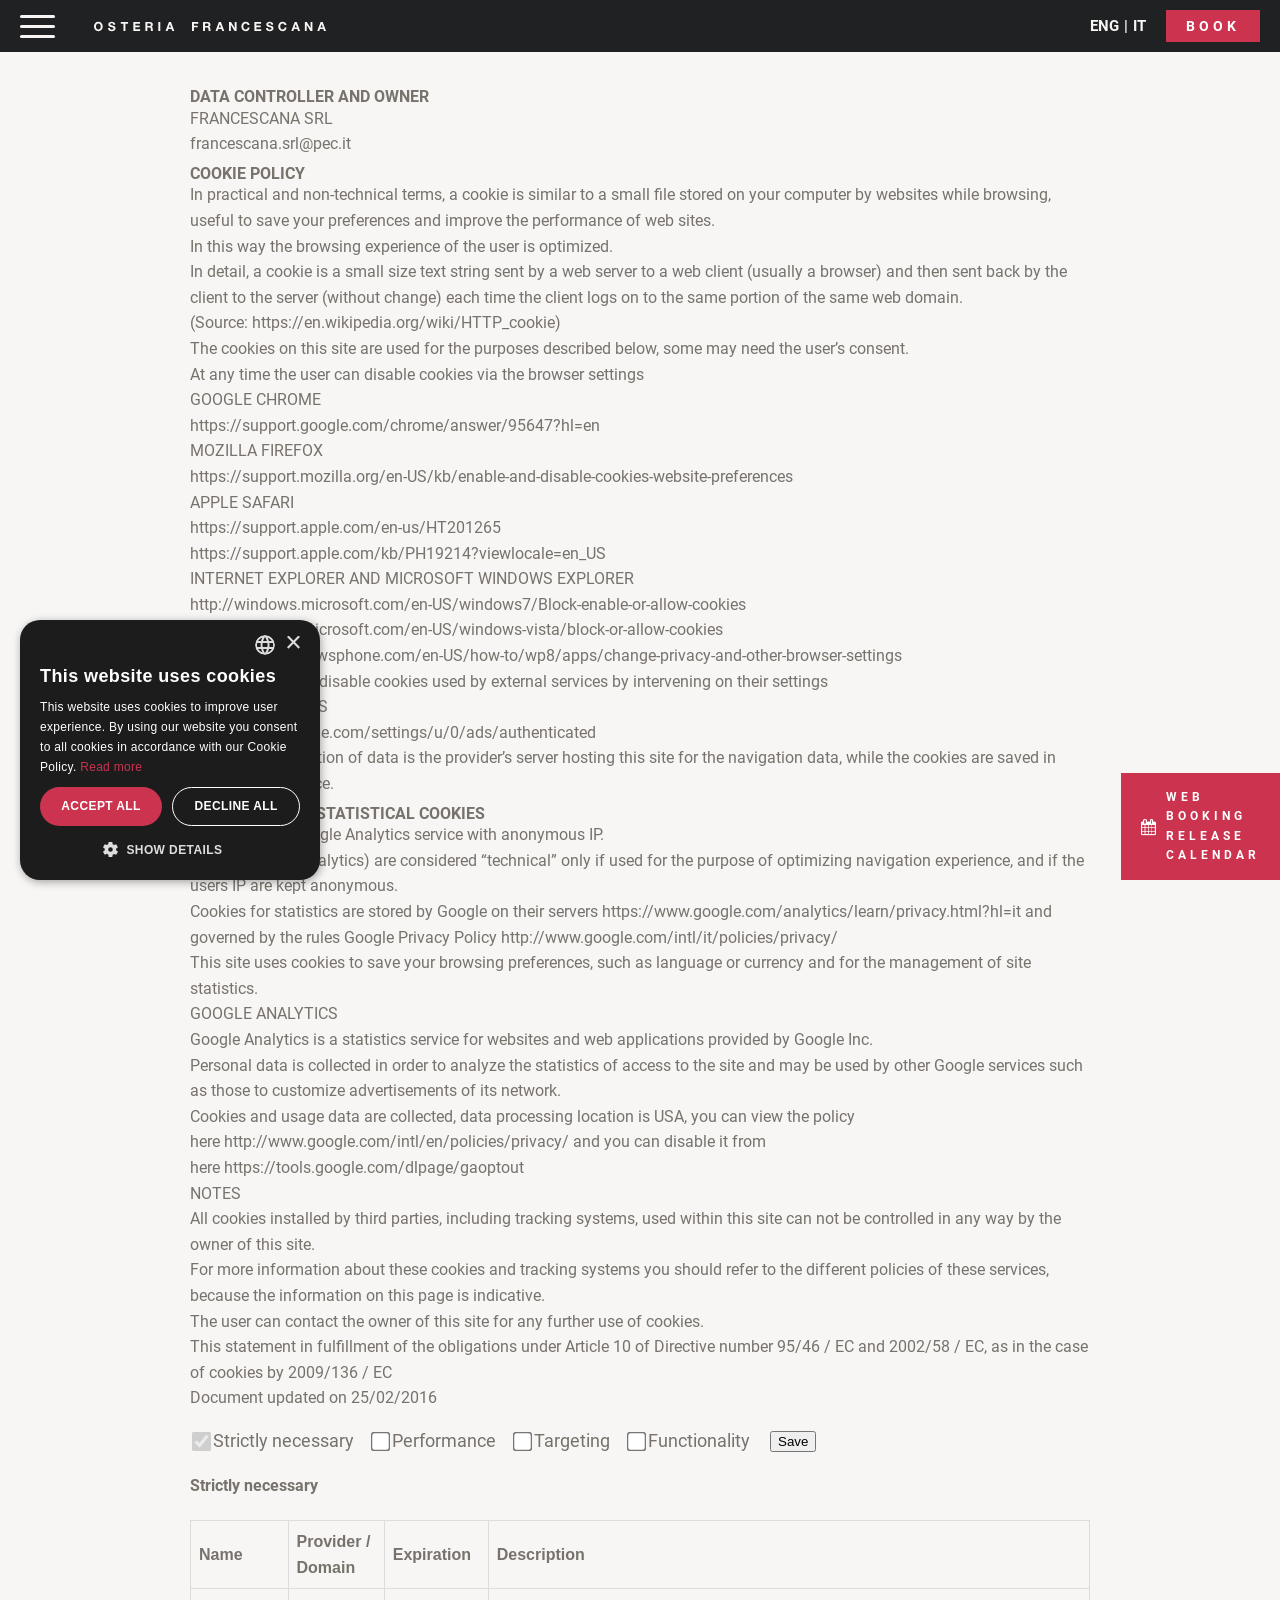
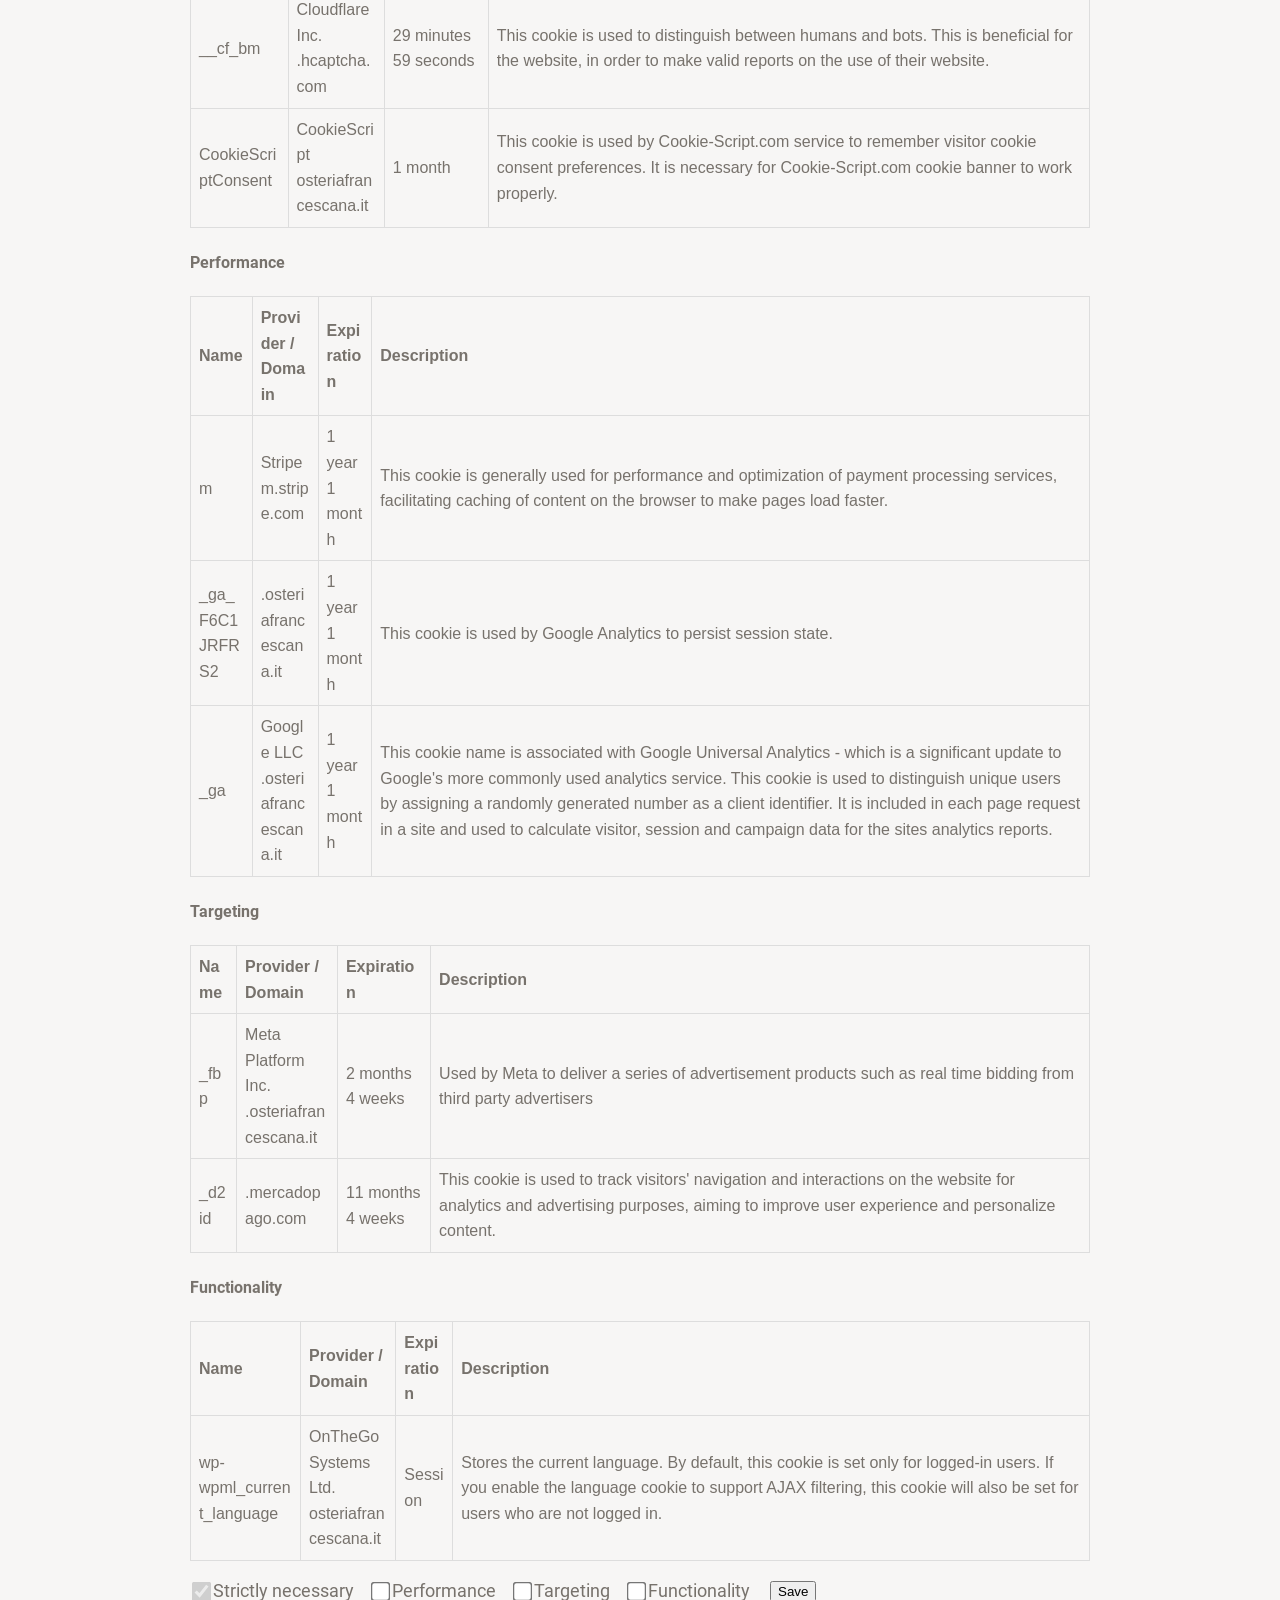
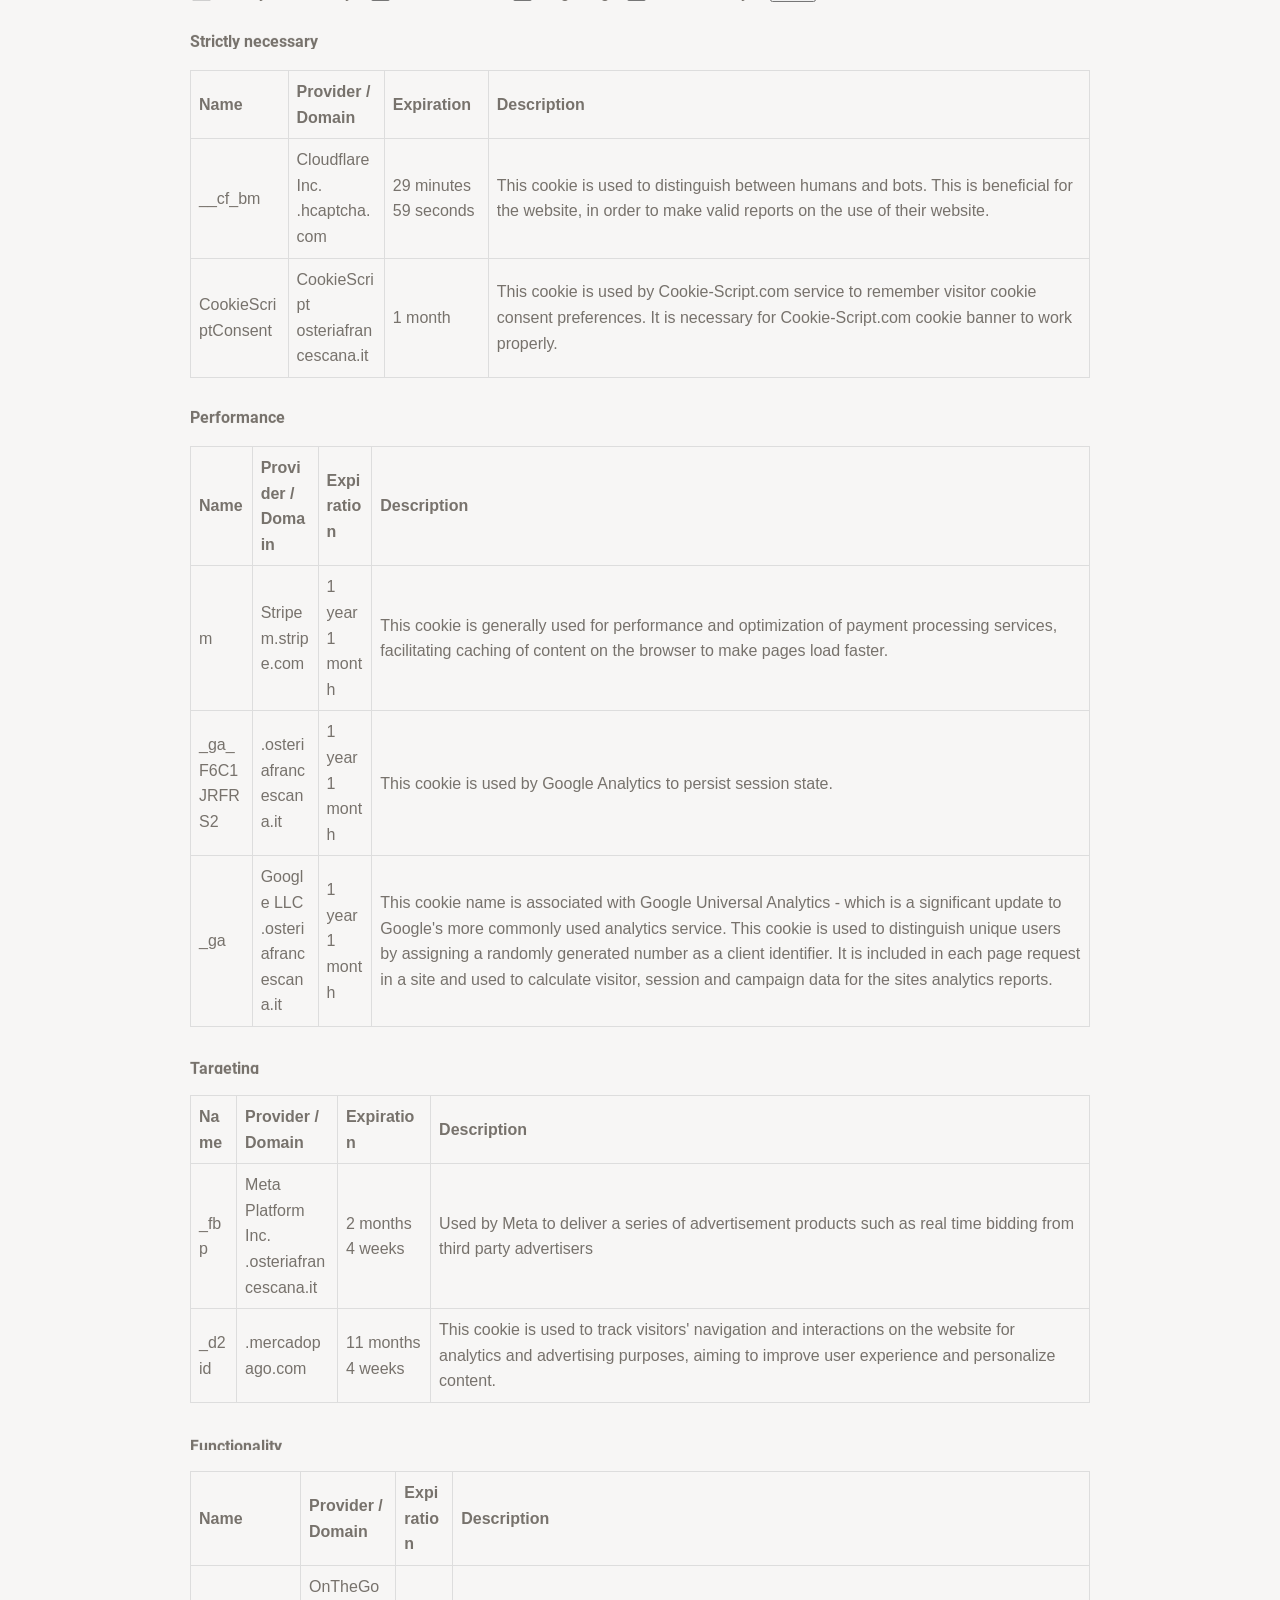
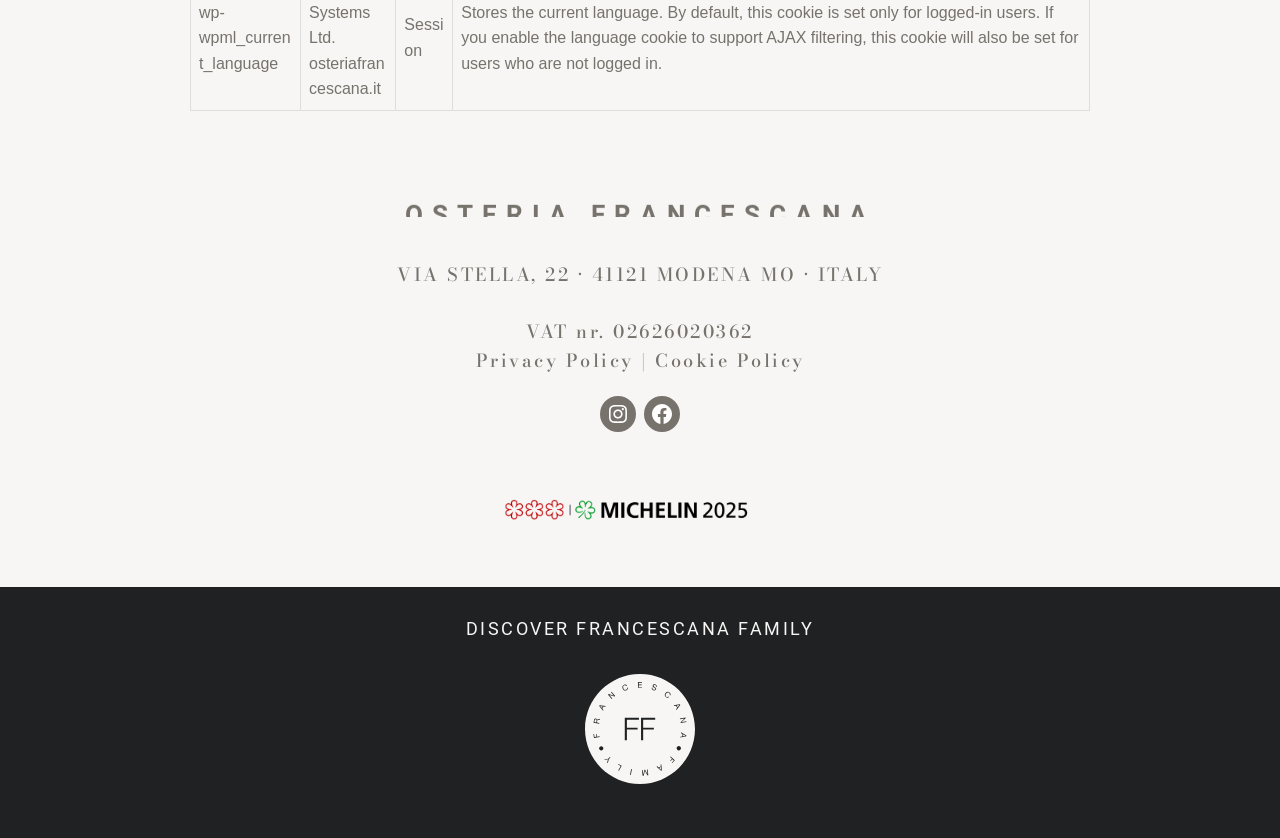
<file: cookie-policy/index.html>
<!DOCTYPE html><html lang="en-US" class=" js"><head>
	<meta charset="UTF-8">
	<meta name="viewport" content="width=device-width, initial-scale=1">
<meta name="robots" content="noindex, nofollow">
<link rel="alternate" hreflang="en" href="https://osteriafrancescana.it/cookie-policy/">
<link rel="alternate" hreflang="it" href="https://osteriafrancescana.it/it/cookie-policy/">
<link rel="alternate" hreflang="x-default" href="https://osteriafrancescana.it/cookie-policy/">
<!-- Google Tag Manager --> <script type="text/javascript" async="" src="../assets/js/23dd188a368a2999-170a5c3956e9a2e2d41e6bf09603fdb6.js"></script><script>(function(w,d,s,l,i){w[l]=w[l]||[];w[l].push({'gtm.start': new Date().getTime(),event:'gtm.js'});var f=d.getElementsByTagName(s)[0], j=d.createElement(s),dl=l!='dataLayer'?'&l='+l:'';j.async=true;j.src= 'https://www.googletagmanager.com/gtm.js?id='+i+dl;f.parentNode.insertBefore(j,f); })(window,document,'script','dataLayer','GTM-TWZLTD94');</script> <!-- End Google Tag Manager -->
	<!-- This site is optimized with the Yoast SEO plugin v27.2 - https://yoast.com/product/yoast-seo-wordpress/ -->
	<meta property="og:locale" content="en_US">
	<meta property="og:type" content="article">
	<meta property="og:title" content="Cookie Policy - OSTERIA FRANCESCANA">
	<meta property="og:description" content="DATA CONTROLLER AND OWNER FRANCESCANA SRLfrancescana.srl@pec.it COOKIE POLICY In practical and non-technical terms, a cookie is similar to a small file stored on your computer by websites while browsing, useful to save your preferences and improve the performance of web sites.In this way the browsing experience of the user is optimized.In detail, a cookie is […]">
	<meta property="og:url" content="https://osteriafrancescana.it/cookie-policy/">
	<meta property="og:site_name" content="OSTERIA FRANCESCANA">
	<meta property="article:publisher" content="https://www.facebook.com/FrancescanaFamily">
	<meta property="article:modified_time" content="2025-09-09T06:59:13+00:00">
	<meta property="og:image" content="/assets/images/c03e5ff84cde3d20-osteria-francescana-site-image.jpg">
	<meta property="og:image:width" content="1200">
	<meta property="og:image:height" content="675">
	<meta property="og:image:type" content="image/jpeg">
	<meta name="twitter:card" content="summary_large_image">
	<meta name="twitter:label1" content="Est. reading time">
	<meta name="twitter:data1" content="2 minutes">
	
	<!-- / Yoast SEO plugin. -->


<title>Cookie Policy - OSTERIA FRANCESCANA</title>
<link rel="dns-prefetch" href="https://ajax.googleapis.com/">
<link rel="dns-prefetch" href="https://maxcdn.bootstrapcdn.com/">
<link rel="alternate" type="application/rss+xml" title="OSTERIA FRANCESCANA » Feed" href="https://osteriafrancescana.it/feed/">
<link rel="alternate" type="application/rss+xml" title="OSTERIA FRANCESCANA » Comments Feed" href="https://osteriafrancescana.it/comments/feed/">
<link rel="alternate" type="application/rss+xml" title="OSTERIA FRANCESCANA » Cookie Policy Comments Feed" href="https://osteriafrancescana.it/cookie-policy/feed/">
<link rel="alternate" title="oEmbed (JSON)" type="application/json+oembed" href="https://osteriafrancescana.it/wp-json/oembed/1.0/embed?url=https%3A%2F%2Fosteriafrancescana.it%2Fcookie-policy%2F">
<link rel="alternate" title="oEmbed (XML)" type="text/xml+oembed" href="https://osteriafrancescana.it/wp-json/oembed/1.0/embed?url=https%3A%2F%2Fosteriafrancescana.it%2Fcookie-policy%2F&amp;format=xml">
<style id="wp-img-auto-sizes-contain-inline-css">
img:is([sizes=auto i],[sizes^="auto," i]){contain-intrinsic-size:3000px 1500px}
/*# sourceURL=wp-img-auto-sizes-contain-inline-css */
</style>
<link rel="stylesheet" id="formidable-css" href="../assets/css/ef2d50c0c108c932-formidableforms.css" media="all">
<style id="wp-block-separator-inline-css">
@charset "UTF-8";.wp-block-separator{border:none;border-top:2px solid}:root :where(.wp-block-separator.is-style-dots){height:auto;line-height:1;text-align:center}:root :where(.wp-block-separator.is-style-dots):before{color:currentColor;content:"···";font-family:serif;font-size:1.5em;letter-spacing:2em;padding-left:2em}.wp-block-separator.is-style-dots{background:none!important;border:none!important}
/*# sourceURL=https://osteriafrancescana.it/wp-includes/blocks/separator/style.min.css */
</style>
<style id="wp-block-separator-theme-inline-css">
.wp-block-separator.has-css-opacity{opacity:.4}.wp-block-separator{border:none;border-bottom:2px solid;margin-left:auto;margin-right:auto}.wp-block-separator.has-alpha-channel-opacity{opacity:1}.wp-block-separator:not(.is-style-wide):not(.is-style-dots){width:100px}.wp-block-separator.has-background:not(.is-style-dots){border-bottom:none;height:1px}.wp-block-separator.has-background:not(.is-style-wide):not(.is-style-dots){height:2px}
/*# sourceURL=https://osteriafrancescana.it/wp-includes/blocks/separator/theme.min.css */
</style>
<style id="wp-block-site-logo-inline-css">
.wp-block-site-logo{box-sizing:border-box;line-height:0}.wp-block-site-logo a{display:inline-block;line-height:0}.wp-block-site-logo.is-default-size img{height:auto;width:120px}.wp-block-site-logo img{height:auto;max-width:100%}.wp-block-site-logo a,.wp-block-site-logo img{border-radius:inherit}.wp-block-site-logo.aligncenter{margin-left:auto;margin-right:auto;text-align:center}:root :where(.wp-block-site-logo.is-style-rounded){border-radius:9999px}
/*# sourceURL=https://osteriafrancescana.it/wp-includes/blocks/site-logo/style.min.css */
</style>
<style id="wp-block-group-inline-css">
.wp-block-group{box-sizing:border-box}:where(.wp-block-group.wp-block-group-is-layout-constrained){position:relative}
/*# sourceURL=https://osteriafrancescana.it/wp-includes/blocks/group/style.min.css */
</style>
<style id="wp-block-group-theme-inline-css">
:where(.wp-block-group.has-background){padding:1.25em 2.375em}
/*# sourceURL=https://osteriafrancescana.it/wp-includes/blocks/group/theme.min.css */
</style>
<style id="wp-block-button-inline-css">
.wp-block-button__link{align-content:center;box-sizing:border-box;cursor:pointer;display:inline-block;height:100%;text-align:center;word-break:break-word}.wp-block-button__link.aligncenter{text-align:center}.wp-block-button__link.alignright{text-align:right}:where(.wp-block-button__link){border-radius:9999px;box-shadow:none;padding:calc(.667em + 2px) calc(1.333em + 2px);text-decoration:none}.wp-block-button[style*=text-decoration] .wp-block-button__link{text-decoration:inherit}.wp-block-buttons>.wp-block-button.has-custom-width{max-width:none}.wp-block-buttons>.wp-block-button.has-custom-width .wp-block-button__link{width:100%}.wp-block-buttons>.wp-block-button.has-custom-font-size .wp-block-button__link{font-size:inherit}.wp-block-buttons>.wp-block-button.wp-block-button__width-25{width:calc(25% - var(--wp--style--block-gap, .5em)*.75)}.wp-block-buttons>.wp-block-button.wp-block-button__width-50{width:calc(50% - var(--wp--style--block-gap, .5em)*.5)}.wp-block-buttons>.wp-block-button.wp-block-button__width-75{width:calc(75% - var(--wp--style--block-gap, .5em)*.25)}.wp-block-buttons>.wp-block-button.wp-block-button__width-100{flex-basis:100%;width:100%}.wp-block-buttons.is-vertical>.wp-block-button.wp-block-button__width-25{width:25%}.wp-block-buttons.is-vertical>.wp-block-button.wp-block-button__width-50{width:50%}.wp-block-buttons.is-vertical>.wp-block-button.wp-block-button__width-75{width:75%}.wp-block-button.is-style-squared,.wp-block-button__link.wp-block-button.is-style-squared{border-radius:0}.wp-block-button.no-border-radius,.wp-block-button__link.no-border-radius{border-radius:0!important}:root :where(.wp-block-button .wp-block-button__link.is-style-outline),:root :where(.wp-block-button.is-style-outline>.wp-block-button__link){border:2px solid;padding:.667em 1.333em}:root :where(.wp-block-button .wp-block-button__link.is-style-outline:not(.has-text-color)),:root :where(.wp-block-button.is-style-outline>.wp-block-button__link:not(.has-text-color)){color:currentColor}:root :where(.wp-block-button .wp-block-button__link.is-style-outline:not(.has-background)),:root :where(.wp-block-button.is-style-outline>.wp-block-button__link:not(.has-background)){background-color:initial;background-image:none}
/*# sourceURL=https://osteriafrancescana.it/wp-includes/blocks/button/style.min.css */
</style>
<style id="wp-block-buttons-inline-css">
.wp-block-buttons{box-sizing:border-box}.wp-block-buttons.is-vertical{flex-direction:column}.wp-block-buttons.is-vertical>.wp-block-button:last-child{margin-bottom:0}.wp-block-buttons>.wp-block-button{display:inline-block;margin:0}.wp-block-buttons.is-content-justification-left{justify-content:flex-start}.wp-block-buttons.is-content-justification-left.is-vertical{align-items:flex-start}.wp-block-buttons.is-content-justification-center{justify-content:center}.wp-block-buttons.is-content-justification-center.is-vertical{align-items:center}.wp-block-buttons.is-content-justification-right{justify-content:flex-end}.wp-block-buttons.is-content-justification-right.is-vertical{align-items:flex-end}.wp-block-buttons.is-content-justification-space-between{justify-content:space-between}.wp-block-buttons.aligncenter{text-align:center}.wp-block-buttons:not(.is-content-justification-space-between,.is-content-justification-right,.is-content-justification-left,.is-content-justification-center) .wp-block-button.aligncenter{margin-left:auto;margin-right:auto;width:100%}.wp-block-buttons[style*=text-decoration] .wp-block-button,.wp-block-buttons[style*=text-decoration] .wp-block-button__link{text-decoration:inherit}.wp-block-buttons.has-custom-font-size .wp-block-button__link{font-size:inherit}.wp-block-buttons .wp-block-button__link{width:100%}.wp-block-button.aligncenter{text-align:center}
/*# sourceURL=https://osteriafrancescana.it/wp-includes/blocks/buttons/style.min.css */
</style>
<style id="wp-block-columns-inline-css">
.wp-block-columns{box-sizing:border-box;display:flex;flex-wrap:wrap!important}@media (min-width:782px){.wp-block-columns{flex-wrap:nowrap!important}}.wp-block-columns{align-items:normal!important}.wp-block-columns.are-vertically-aligned-top{align-items:flex-start}.wp-block-columns.are-vertically-aligned-center{align-items:center}.wp-block-columns.are-vertically-aligned-bottom{align-items:flex-end}@media (max-width:781px){.wp-block-columns:not(.is-not-stacked-on-mobile)>.wp-block-column{flex-basis:100%!important}}@media (min-width:782px){.wp-block-columns:not(.is-not-stacked-on-mobile)>.wp-block-column{flex-basis:0;flex-grow:1}.wp-block-columns:not(.is-not-stacked-on-mobile)>.wp-block-column[style*=flex-basis]{flex-grow:0}}.wp-block-columns.is-not-stacked-on-mobile{flex-wrap:nowrap!important}.wp-block-columns.is-not-stacked-on-mobile>.wp-block-column{flex-basis:0;flex-grow:1}.wp-block-columns.is-not-stacked-on-mobile>.wp-block-column[style*=flex-basis]{flex-grow:0}:where(.wp-block-columns){margin-bottom:1.75em}:where(.wp-block-columns.has-background){padding:1.25em 2.375em}.wp-block-column{flex-grow:1;min-width:0;overflow-wrap:break-word;word-break:break-word}.wp-block-column.is-vertically-aligned-top{align-self:flex-start}.wp-block-column.is-vertically-aligned-center{align-self:center}.wp-block-column.is-vertically-aligned-bottom{align-self:flex-end}.wp-block-column.is-vertically-aligned-stretch{align-self:stretch}.wp-block-column.is-vertically-aligned-bottom,.wp-block-column.is-vertically-aligned-center,.wp-block-column.is-vertically-aligned-top{width:100%}
/*# sourceURL=https://osteriafrancescana.it/wp-includes/blocks/columns/style.min.css */
</style>
<style id="wp-block-spacer-inline-css">
.wp-block-spacer{clear:both}
/*# sourceURL=https://osteriafrancescana.it/wp-includes/blocks/spacer/style.min.css */
</style>
<style id="wp-block-template-part-theme-inline-css">
:root :where(.wp-block-template-part.has-background){margin-bottom:0;margin-top:0;padding:1.25em 2.375em}
/*# sourceURL=https://osteriafrancescana.it/wp-includes/blocks/template-part/theme.min.css */
</style>
<style id="wp-block-heading-inline-css">
h1:where(.wp-block-heading).has-background,h2:where(.wp-block-heading).has-background,h3:where(.wp-block-heading).has-background,h4:where(.wp-block-heading).has-background,h5:where(.wp-block-heading).has-background,h6:where(.wp-block-heading).has-background{padding:1.25em 2.375em}h1.has-text-align-left[style*=writing-mode]:where([style*=vertical-lr]),h1.has-text-align-right[style*=writing-mode]:where([style*=vertical-rl]),h2.has-text-align-left[style*=writing-mode]:where([style*=vertical-lr]),h2.has-text-align-right[style*=writing-mode]:where([style*=vertical-rl]),h3.has-text-align-left[style*=writing-mode]:where([style*=vertical-lr]),h3.has-text-align-right[style*=writing-mode]:where([style*=vertical-rl]),h4.has-text-align-left[style*=writing-mode]:where([style*=vertical-lr]),h4.has-text-align-right[style*=writing-mode]:where([style*=vertical-rl]),h5.has-text-align-left[style*=writing-mode]:where([style*=vertical-lr]),h5.has-text-align-right[style*=writing-mode]:where([style*=vertical-rl]),h6.has-text-align-left[style*=writing-mode]:where([style*=vertical-lr]),h6.has-text-align-right[style*=writing-mode]:where([style*=vertical-rl]){rotate:180deg}
/*# sourceURL=https://osteriafrancescana.it/wp-includes/blocks/heading/style.min.css */
</style>
<style id="wp-block-paragraph-inline-css">
.is-small-text{font-size:.875em}.is-regular-text{font-size:1em}.is-large-text{font-size:2.25em}.is-larger-text{font-size:3em}.has-drop-cap:not(:focus):first-letter{float:left;font-size:8.4em;font-style:normal;font-weight:100;line-height:.68;margin:.05em .1em 0 0;text-transform:uppercase}body.rtl .has-drop-cap:not(:focus):first-letter{float:none;margin-left:.1em}p.has-drop-cap.has-background{overflow:hidden}:root :where(p.has-background){padding:1.25em 2.375em}:where(p.has-text-color:not(.has-link-color)) a{color:inherit}p.has-text-align-left[style*="writing-mode:vertical-lr"],p.has-text-align-right[style*="writing-mode:vertical-rl"]{rotate:180deg}
/*# sourceURL=https://osteriafrancescana.it/wp-includes/blocks/paragraph/style.min.css */
</style>
<style id="wp-block-post-content-inline-css">
.wp-block-post-content{display:flow-root}
/*# sourceURL=https://osteriafrancescana.it/wp-includes/blocks/post-content/style.min.css */
</style>
<style id="wp-block-social-links-inline-css">
.wp-block-social-links{background:none;box-sizing:border-box;margin-left:0;padding-left:0;padding-right:0;text-indent:0}.wp-block-social-links .wp-social-link a,.wp-block-social-links .wp-social-link a:hover{border-bottom:0;box-shadow:none;text-decoration:none}.wp-block-social-links .wp-social-link svg{height:1em;width:1em}.wp-block-social-links .wp-social-link span:not(.screen-reader-text){font-size:.65em;margin-left:.5em;margin-right:.5em}.wp-block-social-links.has-small-icon-size{font-size:16px}.wp-block-social-links,.wp-block-social-links.has-normal-icon-size{font-size:24px}.wp-block-social-links.has-large-icon-size{font-size:36px}.wp-block-social-links.has-huge-icon-size{font-size:48px}.wp-block-social-links.aligncenter{display:flex;justify-content:center}.wp-block-social-links.alignright{justify-content:flex-end}.wp-block-social-link{border-radius:9999px;display:block}@media not (prefers-reduced-motion){.wp-block-social-link{transition:transform .1s ease}}.wp-block-social-link{height:auto}.wp-block-social-link a{align-items:center;display:flex;line-height:0}.wp-block-social-link:hover{transform:scale(1.1)}.wp-block-social-links .wp-block-social-link.wp-social-link{display:inline-block;margin:0;padding:0}.wp-block-social-links .wp-block-social-link.wp-social-link .wp-block-social-link-anchor,.wp-block-social-links .wp-block-social-link.wp-social-link .wp-block-social-link-anchor svg,.wp-block-social-links .wp-block-social-link.wp-social-link .wp-block-social-link-anchor:active,.wp-block-social-links .wp-block-social-link.wp-social-link .wp-block-social-link-anchor:hover,.wp-block-social-links .wp-block-social-link.wp-social-link .wp-block-social-link-anchor:visited{color:currentColor;fill:currentColor}:where(.wp-block-social-links:not(.is-style-logos-only)) .wp-social-link{background-color:#f0f0f0;color:#444}:where(.wp-block-social-links:not(.is-style-logos-only)) .wp-social-link-amazon{background-color:#f90;color:#fff}:where(.wp-block-social-links:not(.is-style-logos-only)) .wp-social-link-bandcamp{background-color:#1ea0c3;color:#fff}:where(.wp-block-social-links:not(.is-style-logos-only)) .wp-social-link-behance{background-color:#0757fe;color:#fff}:where(.wp-block-social-links:not(.is-style-logos-only)) .wp-social-link-bluesky{background-color:#0a7aff;color:#fff}:where(.wp-block-social-links:not(.is-style-logos-only)) .wp-social-link-codepen{background-color:#1e1f26;color:#fff}:where(.wp-block-social-links:not(.is-style-logos-only)) .wp-social-link-deviantart{background-color:#02e49b;color:#fff}:where(.wp-block-social-links:not(.is-style-logos-only)) .wp-social-link-discord{background-color:#5865f2;color:#fff}:where(.wp-block-social-links:not(.is-style-logos-only)) .wp-social-link-dribbble{background-color:#e94c89;color:#fff}:where(.wp-block-social-links:not(.is-style-logos-only)) .wp-social-link-dropbox{background-color:#4280ff;color:#fff}:where(.wp-block-social-links:not(.is-style-logos-only)) .wp-social-link-etsy{background-color:#f45800;color:#fff}:where(.wp-block-social-links:not(.is-style-logos-only)) .wp-social-link-facebook{background-color:#0866ff;color:#fff}:where(.wp-block-social-links:not(.is-style-logos-only)) .wp-social-link-fivehundredpx{background-color:#000;color:#fff}:where(.wp-block-social-links:not(.is-style-logos-only)) .wp-social-link-flickr{background-color:#0461dd;color:#fff}:where(.wp-block-social-links:not(.is-style-logos-only)) .wp-social-link-foursquare{background-color:#e65678;color:#fff}:where(.wp-block-social-links:not(.is-style-logos-only)) .wp-social-link-github{background-color:#24292d;color:#fff}:where(.wp-block-social-links:not(.is-style-logos-only)) .wp-social-link-goodreads{background-color:#eceadd;color:#382110}:where(.wp-block-social-links:not(.is-style-logos-only)) .wp-social-link-google{background-color:#ea4434;color:#fff}:where(.wp-block-social-links:not(.is-style-logos-only)) .wp-social-link-gravatar{background-color:#1d4fc4;color:#fff}:where(.wp-block-social-links:not(.is-style-logos-only)) .wp-social-link-instagram{background-color:#f00075;color:#fff}:where(.wp-block-social-links:not(.is-style-logos-only)) .wp-social-link-lastfm{background-color:#e21b24;color:#fff}:where(.wp-block-social-links:not(.is-style-logos-only)) .wp-social-link-linkedin{background-color:#0d66c2;color:#fff}:where(.wp-block-social-links:not(.is-style-logos-only)) .wp-social-link-mastodon{background-color:#3288d4;color:#fff}:where(.wp-block-social-links:not(.is-style-logos-only)) .wp-social-link-medium{background-color:#000;color:#fff}:where(.wp-block-social-links:not(.is-style-logos-only)) .wp-social-link-meetup{background-color:#f6405f;color:#fff}:where(.wp-block-social-links:not(.is-style-logos-only)) .wp-social-link-patreon{background-color:#000;color:#fff}:where(.wp-block-social-links:not(.is-style-logos-only)) .wp-social-link-pinterest{background-color:#e60122;color:#fff}:where(.wp-block-social-links:not(.is-style-logos-only)) .wp-social-link-pocket{background-color:#ef4155;color:#fff}:where(.wp-block-social-links:not(.is-style-logos-only)) .wp-social-link-reddit{background-color:#ff4500;color:#fff}:where(.wp-block-social-links:not(.is-style-logos-only)) .wp-social-link-skype{background-color:#0478d7;color:#fff}:where(.wp-block-social-links:not(.is-style-logos-only)) .wp-social-link-snapchat{background-color:#fefc00;color:#fff;stroke:#000}:where(.wp-block-social-links:not(.is-style-logos-only)) .wp-social-link-soundcloud{background-color:#ff5600;color:#fff}:where(.wp-block-social-links:not(.is-style-logos-only)) .wp-social-link-spotify{background-color:#1bd760;color:#fff}:where(.wp-block-social-links:not(.is-style-logos-only)) .wp-social-link-telegram{background-color:#2aabee;color:#fff}:where(.wp-block-social-links:not(.is-style-logos-only)) .wp-social-link-threads{background-color:#000;color:#fff}:where(.wp-block-social-links:not(.is-style-logos-only)) .wp-social-link-tiktok{background-color:#000;color:#fff}:where(.wp-block-social-links:not(.is-style-logos-only)) .wp-social-link-tumblr{background-color:#011835;color:#fff}:where(.wp-block-social-links:not(.is-style-logos-only)) .wp-social-link-twitch{background-color:#6440a4;color:#fff}:where(.wp-block-social-links:not(.is-style-logos-only)) .wp-social-link-twitter{background-color:#1da1f2;color:#fff}:where(.wp-block-social-links:not(.is-style-logos-only)) .wp-social-link-vimeo{background-color:#1eb7ea;color:#fff}:where(.wp-block-social-links:not(.is-style-logos-only)) .wp-social-link-vk{background-color:#4680c2;color:#fff}:where(.wp-block-social-links:not(.is-style-logos-only)) .wp-social-link-wordpress{background-color:#3499cd;color:#fff}:where(.wp-block-social-links:not(.is-style-logos-only)) .wp-social-link-whatsapp{background-color:#25d366;color:#fff}:where(.wp-block-social-links:not(.is-style-logos-only)) .wp-social-link-x{background-color:#000;color:#fff}:where(.wp-block-social-links:not(.is-style-logos-only)) .wp-social-link-yelp{background-color:#d32422;color:#fff}:where(.wp-block-social-links:not(.is-style-logos-only)) .wp-social-link-youtube{background-color:red;color:#fff}:where(.wp-block-social-links.is-style-logos-only) .wp-social-link{background:none}:where(.wp-block-social-links.is-style-logos-only) .wp-social-link svg{height:1.25em;width:1.25em}:where(.wp-block-social-links.is-style-logos-only) .wp-social-link-amazon{color:#f90}:where(.wp-block-social-links.is-style-logos-only) .wp-social-link-bandcamp{color:#1ea0c3}:where(.wp-block-social-links.is-style-logos-only) .wp-social-link-behance{color:#0757fe}:where(.wp-block-social-links.is-style-logos-only) .wp-social-link-bluesky{color:#0a7aff}:where(.wp-block-social-links.is-style-logos-only) .wp-social-link-codepen{color:#1e1f26}:where(.wp-block-social-links.is-style-logos-only) .wp-social-link-deviantart{color:#02e49b}:where(.wp-block-social-links.is-style-logos-only) .wp-social-link-discord{color:#5865f2}:where(.wp-block-social-links.is-style-logos-only) .wp-social-link-dribbble{color:#e94c89}:where(.wp-block-social-links.is-style-logos-only) .wp-social-link-dropbox{color:#4280ff}:where(.wp-block-social-links.is-style-logos-only) .wp-social-link-etsy{color:#f45800}:where(.wp-block-social-links.is-style-logos-only) .wp-social-link-facebook{color:#0866ff}:where(.wp-block-social-links.is-style-logos-only) .wp-social-link-fivehundredpx{color:#000}:where(.wp-block-social-links.is-style-logos-only) .wp-social-link-flickr{color:#0461dd}:where(.wp-block-social-links.is-style-logos-only) .wp-social-link-foursquare{color:#e65678}:where(.wp-block-social-links.is-style-logos-only) .wp-social-link-github{color:#24292d}:where(.wp-block-social-links.is-style-logos-only) .wp-social-link-goodreads{color:#382110}:where(.wp-block-social-links.is-style-logos-only) .wp-social-link-google{color:#ea4434}:where(.wp-block-social-links.is-style-logos-only) .wp-social-link-gravatar{color:#1d4fc4}:where(.wp-block-social-links.is-style-logos-only) .wp-social-link-instagram{color:#f00075}:where(.wp-block-social-links.is-style-logos-only) .wp-social-link-lastfm{color:#e21b24}:where(.wp-block-social-links.is-style-logos-only) .wp-social-link-linkedin{color:#0d66c2}:where(.wp-block-social-links.is-style-logos-only) .wp-social-link-mastodon{color:#3288d4}:where(.wp-block-social-links.is-style-logos-only) .wp-social-link-medium{color:#000}:where(.wp-block-social-links.is-style-logos-only) .wp-social-link-meetup{color:#f6405f}:where(.wp-block-social-links.is-style-logos-only) .wp-social-link-patreon{color:#000}:where(.wp-block-social-links.is-style-logos-only) .wp-social-link-pinterest{color:#e60122}:where(.wp-block-social-links.is-style-logos-only) .wp-social-link-pocket{color:#ef4155}:where(.wp-block-social-links.is-style-logos-only) .wp-social-link-reddit{color:#ff4500}:where(.wp-block-social-links.is-style-logos-only) .wp-social-link-skype{color:#0478d7}:where(.wp-block-social-links.is-style-logos-only) .wp-social-link-snapchat{color:#fff;stroke:#000}:where(.wp-block-social-links.is-style-logos-only) .wp-social-link-soundcloud{color:#ff5600}:where(.wp-block-social-links.is-style-logos-only) .wp-social-link-spotify{color:#1bd760}:where(.wp-block-social-links.is-style-logos-only) .wp-social-link-telegram{color:#2aabee}:where(.wp-block-social-links.is-style-logos-only) .wp-social-link-threads{color:#000}:where(.wp-block-social-links.is-style-logos-only) .wp-social-link-tiktok{color:#000}:where(.wp-block-social-links.is-style-logos-only) .wp-social-link-tumblr{color:#011835}:where(.wp-block-social-links.is-style-logos-only) .wp-social-link-twitch{color:#6440a4}:where(.wp-block-social-links.is-style-logos-only) .wp-social-link-twitter{color:#1da1f2}:where(.wp-block-social-links.is-style-logos-only) .wp-social-link-vimeo{color:#1eb7ea}:where(.wp-block-social-links.is-style-logos-only) .wp-social-link-vk{color:#4680c2}:where(.wp-block-social-links.is-style-logos-only) .wp-social-link-whatsapp{color:#25d366}:where(.wp-block-social-links.is-style-logos-only) .wp-social-link-wordpress{color:#3499cd}:where(.wp-block-social-links.is-style-logos-only) .wp-social-link-x{color:#000}:where(.wp-block-social-links.is-style-logos-only) .wp-social-link-yelp{color:#d32422}:where(.wp-block-social-links.is-style-logos-only) .wp-social-link-youtube{color:red}.wp-block-social-links.is-style-pill-shape .wp-social-link{width:auto}:root :where(.wp-block-social-links .wp-social-link a){padding:.25em}:root :where(.wp-block-social-links.is-style-logos-only .wp-social-link a){padding:0}:root :where(.wp-block-social-links.is-style-pill-shape .wp-social-link a){padding-left:.6666666667em;padding-right:.6666666667em}.wp-block-social-links:not(.has-icon-color):not(.has-icon-background-color) .wp-social-link-snapchat .wp-block-social-link-label{color:#000}
/*# sourceURL=https://osteriafrancescana.it/wp-includes/blocks/social-links/style.min.css */
</style>
<style id="wp-block-image-inline-css">
.wp-block-image>a,.wp-block-image>figure>a{display:inline-block}.wp-block-image img{box-sizing:border-box;height:auto;max-width:100%;vertical-align:bottom}@media not (prefers-reduced-motion){.wp-block-image img.hide{visibility:hidden}.wp-block-image img.show{animation:show-content-image .4s}}.wp-block-image[style*=border-radius] img,.wp-block-image[style*=border-radius]>a{border-radius:inherit}.wp-block-image.has-custom-border img{box-sizing:border-box}.wp-block-image.aligncenter{text-align:center}.wp-block-image.alignfull>a,.wp-block-image.alignwide>a{width:100%}.wp-block-image.alignfull img,.wp-block-image.alignwide img{height:auto;width:100%}.wp-block-image .aligncenter,.wp-block-image .alignleft,.wp-block-image .alignright,.wp-block-image.aligncenter,.wp-block-image.alignleft,.wp-block-image.alignright{display:table}.wp-block-image .aligncenter>figcaption,.wp-block-image .alignleft>figcaption,.wp-block-image .alignright>figcaption,.wp-block-image.aligncenter>figcaption,.wp-block-image.alignleft>figcaption,.wp-block-image.alignright>figcaption{caption-side:bottom;display:table-caption}.wp-block-image .alignleft{float:left;margin:.5em 1em .5em 0}.wp-block-image .alignright{float:right;margin:.5em 0 .5em 1em}.wp-block-image .aligncenter{margin-left:auto;margin-right:auto}.wp-block-image :where(figcaption){margin-bottom:1em;margin-top:.5em}.wp-block-image.is-style-circle-mask img{border-radius:9999px}@supports ((-webkit-mask-image:none) or (mask-image:none)) or (-webkit-mask-image:none){.wp-block-image.is-style-circle-mask img{border-radius:0;-webkit-mask-image:url('data:image/svg+xml;utf8,<svg viewBox="0 0 100 100" xmlns="http://www.w3.org/2000/svg"><circle cx="50" cy="50" r="50"/></svg>');mask-image:url('data:image/svg+xml;utf8,<svg viewBox="0 0 100 100" xmlns="http://www.w3.org/2000/svg"><circle cx="50" cy="50" r="50"/></svg>');mask-mode:alpha;-webkit-mask-position:center;mask-position:center;-webkit-mask-repeat:no-repeat;mask-repeat:no-repeat;-webkit-mask-size:contain;mask-size:contain}}:root :where(.wp-block-image.is-style-rounded img,.wp-block-image .is-style-rounded img){border-radius:9999px}.wp-block-image figure{margin:0}.wp-lightbox-container{display:flex;flex-direction:column;position:relative}.wp-lightbox-container img{cursor:zoom-in}.wp-lightbox-container img:hover+button{opacity:1}.wp-lightbox-container button{align-items:center;backdrop-filter:blur(16px) saturate(180%);background-color:#5a5a5a40;border:none;border-radius:4px;cursor:zoom-in;display:flex;height:20px;justify-content:center;opacity:0;padding:0;position:absolute;right:16px;text-align:center;top:16px;width:20px;z-index:100}@media not (prefers-reduced-motion){.wp-lightbox-container button{transition:opacity .2s ease}}.wp-lightbox-container button:focus-visible{outline:3px auto #5a5a5a40;outline:3px auto -webkit-focus-ring-color;outline-offset:3px}.wp-lightbox-container button:hover{cursor:pointer;opacity:1}.wp-lightbox-container button:focus{opacity:1}.wp-lightbox-container button:focus,.wp-lightbox-container button:hover,.wp-lightbox-container button:not(:hover):not(:active):not(.has-background){background-color:#5a5a5a40;border:none}.wp-lightbox-overlay{box-sizing:border-box;cursor:zoom-out;height:100vh;left:0;overflow:hidden;position:fixed;top:0;visibility:hidden;width:100%;z-index:100000}.wp-lightbox-overlay .close-button{align-items:center;cursor:pointer;display:flex;justify-content:center;min-height:40px;min-width:40px;padding:0;position:absolute;right:calc(env(safe-area-inset-right) + 16px);top:calc(env(safe-area-inset-top) + 16px);z-index:5000000}.wp-lightbox-overlay .close-button:focus,.wp-lightbox-overlay .close-button:hover,.wp-lightbox-overlay .close-button:not(:hover):not(:active):not(.has-background){background:none;border:none}.wp-lightbox-overlay .lightbox-image-container{height:var(--wp--lightbox-container-height);left:50%;overflow:hidden;position:absolute;top:50%;transform:translate(-50%,-50%);transform-origin:top left;width:var(--wp--lightbox-container-width);z-index:9999999999}.wp-lightbox-overlay .wp-block-image{align-items:center;box-sizing:border-box;display:flex;height:100%;justify-content:center;margin:0;position:relative;transform-origin:0 0;width:100%;z-index:3000000}.wp-lightbox-overlay .wp-block-image img{height:var(--wp--lightbox-image-height);min-height:var(--wp--lightbox-image-height);min-width:var(--wp--lightbox-image-width);width:var(--wp--lightbox-image-width)}.wp-lightbox-overlay .wp-block-image figcaption{display:none}.wp-lightbox-overlay button{background:none;border:none}.wp-lightbox-overlay .scrim{background-color:#fff;height:100%;opacity:.9;position:absolute;width:100%;z-index:2000000}.wp-lightbox-overlay.active{visibility:visible}@media not (prefers-reduced-motion){.wp-lightbox-overlay.active{animation:turn-on-visibility .25s both}.wp-lightbox-overlay.active img{animation:turn-on-visibility .35s both}.wp-lightbox-overlay.show-closing-animation:not(.active){animation:turn-off-visibility .35s both}.wp-lightbox-overlay.show-closing-animation:not(.active) img{animation:turn-off-visibility .25s both}.wp-lightbox-overlay.zoom.active{animation:none;opacity:1;visibility:visible}.wp-lightbox-overlay.zoom.active .lightbox-image-container{animation:lightbox-zoom-in .4s}.wp-lightbox-overlay.zoom.active .lightbox-image-container img{animation:none}.wp-lightbox-overlay.zoom.active .scrim{animation:turn-on-visibility .4s forwards}.wp-lightbox-overlay.zoom.show-closing-animation:not(.active){animation:none}.wp-lightbox-overlay.zoom.show-closing-animation:not(.active) .lightbox-image-container{animation:lightbox-zoom-out .4s}.wp-lightbox-overlay.zoom.show-closing-animation:not(.active) .lightbox-image-container img{animation:none}.wp-lightbox-overlay.zoom.show-closing-animation:not(.active) .scrim{animation:turn-off-visibility .4s forwards}}@keyframes show-content-image{0%{visibility:hidden}99%{visibility:hidden}to{visibility:visible}}@keyframes turn-on-visibility{0%{opacity:0}to{opacity:1}}@keyframes turn-off-visibility{0%{opacity:1;visibility:visible}99%{opacity:0;visibility:visible}to{opacity:0;visibility:hidden}}@keyframes lightbox-zoom-in{0%{transform:translate(calc((-100vw + var(--wp--lightbox-scrollbar-width))/2 + var(--wp--lightbox-initial-left-position)),calc(-50vh + var(--wp--lightbox-initial-top-position))) scale(var(--wp--lightbox-scale))}to{transform:translate(-50%,-50%) scale(1)}}@keyframes lightbox-zoom-out{0%{transform:translate(-50%,-50%) scale(1);visibility:visible}99%{visibility:visible}to{transform:translate(calc((-100vw + var(--wp--lightbox-scrollbar-width))/2 + var(--wp--lightbox-initial-left-position)),calc(-50vh + var(--wp--lightbox-initial-top-position))) scale(var(--wp--lightbox-scale));visibility:hidden}}
/*# sourceURL=https://osteriafrancescana.it/wp-includes/blocks/image/style.min.css */
</style>
<style id="wp-block-image-theme-inline-css">
:root :where(.wp-block-image figcaption){color:#555;font-size:13px;text-align:center}.is-dark-theme :root :where(.wp-block-image figcaption){color:#ffffffa6}.wp-block-image{margin:0 0 1em}
/*# sourceURL=https://osteriafrancescana.it/wp-includes/blocks/image/theme.min.css */
</style>
<style id="wp-emoji-styles-inline-css">

	img.wp-smiley, img.emoji {
		display: inline !important;
		border: none !important;
		box-shadow: none !important;
		height: 1em !important;
		width: 1em !important;
		margin: 0 0.07em !important;
		vertical-align: -0.1em !important;
		background: none !important;
		padding: 0 !important;
	}
/*# sourceURL=wp-emoji-styles-inline-css */
</style>
<style id="wp-block-library-inline-css">
:root{--wp-block-synced-color:#7a00df;--wp-block-synced-color--rgb:122,0,223;--wp-bound-block-color:var(--wp-block-synced-color);--wp-editor-canvas-background:#ddd;--wp-admin-theme-color:#007cba;--wp-admin-theme-color--rgb:0,124,186;--wp-admin-theme-color-darker-10:#006ba1;--wp-admin-theme-color-darker-10--rgb:0,107,160.5;--wp-admin-theme-color-darker-20:#005a87;--wp-admin-theme-color-darker-20--rgb:0,90,135;--wp-admin-border-width-focus:2px}@media (min-resolution:192dpi){:root{--wp-admin-border-width-focus:1.5px}}.wp-element-button{cursor:pointer}:root .has-very-light-gray-background-color{background-color:#eee}:root .has-very-dark-gray-background-color{background-color:#313131}:root .has-very-light-gray-color{color:#eee}:root .has-very-dark-gray-color{color:#313131}:root .has-vivid-green-cyan-to-vivid-cyan-blue-gradient-background{background:linear-gradient(135deg,#00d084,#0693e3)}:root .has-purple-crush-gradient-background{background:linear-gradient(135deg,#34e2e4,#4721fb 50%,#ab1dfe)}:root .has-hazy-dawn-gradient-background{background:linear-gradient(135deg,#faaca8,#dad0ec)}:root .has-subdued-olive-gradient-background{background:linear-gradient(135deg,#fafae1,#67a671)}:root .has-atomic-cream-gradient-background{background:linear-gradient(135deg,#fdd79a,#004a59)}:root .has-nightshade-gradient-background{background:linear-gradient(135deg,#330968,#31cdcf)}:root .has-midnight-gradient-background{background:linear-gradient(135deg,#020381,#2874fc)}:root{--wp--preset--font-size--normal:16px;--wp--preset--font-size--huge:42px}.has-regular-font-size{font-size:1em}.has-larger-font-size{font-size:2.625em}.has-normal-font-size{font-size:var(--wp--preset--font-size--normal)}.has-huge-font-size{font-size:var(--wp--preset--font-size--huge)}.has-text-align-center{text-align:center}.has-text-align-left{text-align:left}.has-text-align-right{text-align:right}.has-fit-text{white-space:nowrap!important}#end-resizable-editor-section{display:none}.aligncenter{clear:both}.items-justified-left{justify-content:flex-start}.items-justified-center{justify-content:center}.items-justified-right{justify-content:flex-end}.items-justified-space-between{justify-content:space-between}.screen-reader-text{border:0;clip-path:inset(50%);height:1px;margin:-1px;overflow:hidden;padding:0;position:absolute;width:1px;word-wrap:normal!important}.screen-reader-text:focus{background-color:#ddd;clip-path:none;color:#444;display:block;font-size:1em;height:auto;left:5px;line-height:normal;padding:15px 23px 14px;text-decoration:none;top:5px;width:auto;z-index:100000}html :where(.has-border-color){border-style:solid}html :where([style*=border-top-color]){border-top-style:solid}html :where([style*=border-right-color]){border-right-style:solid}html :where([style*=border-bottom-color]){border-bottom-style:solid}html :where([style*=border-left-color]){border-left-style:solid}html :where([style*=border-width]){border-style:solid}html :where([style*=border-top-width]){border-top-style:solid}html :where([style*=border-right-width]){border-right-style:solid}html :where([style*=border-bottom-width]){border-bottom-style:solid}html :where([style*=border-left-width]){border-left-style:solid}html :where(img[class*=wp-image-]){height:auto;max-width:100%}:where(figure){margin:0 0 1em}html :where(.is-position-sticky){--wp-admin--admin-bar--position-offset:var(--wp-admin--admin-bar--height,0px)}@media screen and (max-width:600px){html :where(.is-position-sticky){--wp-admin--admin-bar--position-offset:0px}}
/*# sourceURL=/wp-includes/css/dist/block-library/common.min.css */
</style>
<link rel="stylesheet" id="wp-components-css" href="../assets/css/46ed460756d17015-style.min.css" media="all">
<link rel="stylesheet" id="wp-preferences-css" href="../assets/css/6d7f187315152393-style.min.css" media="all">
<link rel="stylesheet" id="wp-block-editor-css" href="../assets/css/af436f8c07bbb4d1-style.min.css" media="all">
<link rel="stylesheet" id="popup-maker-block-library-style-css" href="../assets/css/689988a155295dd0-block-library-style.css" media="all">
<style id="global-styles-inline-css">
:root{--wp--preset--aspect-ratio--square: 1;--wp--preset--aspect-ratio--4-3: 4/3;--wp--preset--aspect-ratio--3-4: 3/4;--wp--preset--aspect-ratio--3-2: 3/2;--wp--preset--aspect-ratio--2-3: 2/3;--wp--preset--aspect-ratio--16-9: 16/9;--wp--preset--aspect-ratio--9-16: 9/16;--wp--preset--color--black: #000000;--wp--preset--color--cyan-bluish-gray: #abb8c3;--wp--preset--color--white: #ffffff;--wp--preset--color--pale-pink: #f78da7;--wp--preset--color--vivid-red: #cf2e2e;--wp--preset--color--luminous-vivid-orange: #ff6900;--wp--preset--color--luminous-vivid-amber: #fcb900;--wp--preset--color--light-green-cyan: #7bdcb5;--wp--preset--color--vivid-green-cyan: #00d084;--wp--preset--color--pale-cyan-blue: #8ed1fc;--wp--preset--color--vivid-cyan-blue: #0693e3;--wp--preset--color--vivid-purple: #9b51e0;--wp--preset--color--bianco: #fff;--wp--preset--color--nero: #000;--wp--preset--color--colore-uno: #f7f6f5;--wp--preset--color--colore-due: #bcb5b1;--wp--preset--color--colore-tre: #77726c;--wp--preset--color--colore-quattro: #202123;--wp--preset--color--colore-cinque: #cb334f;--wp--preset--color--colore-sei: #9CA998;--wp--preset--color--colore-sette: #67876a;--wp--preset--color--colore-otto: #fdc334;--wp--preset--color--colore-nove: #821427;--wp--preset--gradient--vivid-cyan-blue-to-vivid-purple: linear-gradient(135deg,rgb(6,147,227) 0%,rgb(155,81,224) 100%);--wp--preset--gradient--light-green-cyan-to-vivid-green-cyan: linear-gradient(135deg,rgb(122,220,180) 0%,rgb(0,208,130) 100%);--wp--preset--gradient--luminous-vivid-amber-to-luminous-vivid-orange: linear-gradient(135deg,rgb(252,185,0) 0%,rgb(255,105,0) 100%);--wp--preset--gradient--luminous-vivid-orange-to-vivid-red: linear-gradient(135deg,rgb(255,105,0) 0%,rgb(207,46,46) 100%);--wp--preset--gradient--very-light-gray-to-cyan-bluish-gray: linear-gradient(135deg,rgb(238,238,238) 0%,rgb(169,184,195) 100%);--wp--preset--gradient--cool-to-warm-spectrum: linear-gradient(135deg,rgb(74,234,220) 0%,rgb(151,120,209) 20%,rgb(207,42,186) 40%,rgb(238,44,130) 60%,rgb(251,105,98) 80%,rgb(254,248,76) 100%);--wp--preset--gradient--blush-light-purple: linear-gradient(135deg,rgb(255,206,236) 0%,rgb(152,150,240) 100%);--wp--preset--gradient--blush-bordeaux: linear-gradient(135deg,rgb(254,205,165) 0%,rgb(254,45,45) 50%,rgb(107,0,62) 100%);--wp--preset--gradient--luminous-dusk: linear-gradient(135deg,rgb(255,203,112) 0%,rgb(199,81,192) 50%,rgb(65,88,208) 100%);--wp--preset--gradient--pale-ocean: linear-gradient(135deg,rgb(255,245,203) 0%,rgb(182,227,212) 50%,rgb(51,167,181) 100%);--wp--preset--gradient--electric-grass: linear-gradient(135deg,rgb(202,248,128) 0%,rgb(113,206,126) 100%);--wp--preset--gradient--midnight: linear-gradient(135deg,rgb(2,3,129) 0%,rgb(40,116,252) 100%);--wp--preset--font-size--small: 13px;--wp--preset--font-size--medium: 20px;--wp--preset--font-size--large: 36px;--wp--preset--font-size--x-large: 42px;--wp--preset--font-size--titolo-standard: clamp(22px, 4vw, 30px);--wp--preset--font-size--titolo-piccolo: clamp(18px, 4vw, 20px);--wp--preset--font-size--paragrafo: clamp(15px, 2vw, 18px);--wp--preset--font-size--sottotitolo: clamp(20px, 4vw, 26px);--wp--preset--font-size--font-menu: 18px;--wp--preset--font-size--testo-pulsante: 14px;--wp--preset--font-size--font-footer: 13px;--wp--preset--font-size--font-small: 10px;--wp--preset--font-family--principale: Roboto;--wp--preset--font-family--secondario: Bodoni Moda, serif;--wp--preset--spacing--20: 0.44rem;--wp--preset--spacing--30: 0.67rem;--wp--preset--spacing--40: 1rem;--wp--preset--spacing--50: 1.5rem;--wp--preset--spacing--60: 2.25rem;--wp--preset--spacing--70: 3.38rem;--wp--preset--spacing--80: 5.06rem;--wp--preset--shadow--natural: 6px 6px 9px rgba(0, 0, 0, 0.2);--wp--preset--shadow--deep: 12px 12px 50px rgba(0, 0, 0, 0.4);--wp--preset--shadow--sharp: 6px 6px 0px rgba(0, 0, 0, 0.2);--wp--preset--shadow--outlined: 6px 6px 0px -3px rgb(255, 255, 255), 6px 6px rgb(0, 0, 0);--wp--preset--shadow--crisp: 6px 6px 0px rgb(0, 0, 0);}.wp-block-separator{--wp--custom--width: 0 0 10px 0;}:root { --wp--style--global--content-size: 900px;--wp--style--global--wide-size: 1600px; }:where(body) { margin: 0; }.wp-site-blocks { padding-top: var(--wp--style--root--padding-top); padding-bottom: var(--wp--style--root--padding-bottom); }.has-global-padding { padding-right: var(--wp--style--root--padding-right); padding-left: var(--wp--style--root--padding-left); }.has-global-padding > .alignfull { margin-right: calc(var(--wp--style--root--padding-right) * -1); margin-left: calc(var(--wp--style--root--padding-left) * -1); }.has-global-padding :where(:not(.alignfull.is-layout-flow) > .has-global-padding:not(.wp-block-block, .alignfull)) { padding-right: 0; padding-left: 0; }.has-global-padding :where(:not(.alignfull.is-layout-flow) > .has-global-padding:not(.wp-block-block, .alignfull)) > .alignfull { margin-left: 0; margin-right: 0; }.wp-site-blocks > .alignleft { float: left; margin-right: 2em; }.wp-site-blocks > .alignright { float: right; margin-left: 2em; }.wp-site-blocks > .aligncenter { justify-content: center; margin-left: auto; margin-right: auto; }:where(.wp-site-blocks) > * { margin-block-start: 0px; margin-block-end: 0; }:where(.wp-site-blocks) > :first-child { margin-block-start: 0; }:where(.wp-site-blocks) > :last-child { margin-block-end: 0; }:root { --wp--style--block-gap: 0px; }:root :where(.is-layout-flow) > :first-child{margin-block-start: 0;}:root :where(.is-layout-flow) > :last-child{margin-block-end: 0;}:root :where(.is-layout-flow) > *{margin-block-start: 0px;margin-block-end: 0;}:root :where(.is-layout-constrained) > :first-child{margin-block-start: 0;}:root :where(.is-layout-constrained) > :last-child{margin-block-end: 0;}:root :where(.is-layout-constrained) > *{margin-block-start: 0px;margin-block-end: 0;}:root :where(.is-layout-flex){gap: 0px;}:root :where(.is-layout-grid){gap: 0px;}.is-layout-flow > .alignleft{float: left;margin-inline-start: 0;margin-inline-end: 2em;}.is-layout-flow > .alignright{float: right;margin-inline-start: 2em;margin-inline-end: 0;}.is-layout-flow > .aligncenter{margin-left: auto !important;margin-right: auto !important;}.is-layout-constrained > .alignleft{float: left;margin-inline-start: 0;margin-inline-end: 2em;}.is-layout-constrained > .alignright{float: right;margin-inline-start: 2em;margin-inline-end: 0;}.is-layout-constrained > .aligncenter{margin-left: auto !important;margin-right: auto !important;}.is-layout-constrained > :where(:not(.alignleft):not(.alignright):not(.alignfull)){max-width: var(--wp--style--global--content-size);margin-left: auto !important;margin-right: auto !important;}.is-layout-constrained > .alignwide{max-width: var(--wp--style--global--wide-size);}body .is-layout-flex{display: flex;}.is-layout-flex{flex-wrap: wrap;align-items: center;}.is-layout-flex > :is(*, div){margin: 0;}body .is-layout-grid{display: grid;}.is-layout-grid > :is(*, div){margin: 0;}body{background-color: var(--wp--preset--color--senape-bottura);color: var(--wp--preset--color--blu-bottura);font-family: var(--wp--preset--font-family--principale);font-size: clamp(1rem, 0rem + 2.5vw, 22px);;letter-spacing: 0px;line-height: 1.6;margin-top: 0px;--wp--style--root--padding-top: 0px;--wp--style--root--padding-right: 30px;--wp--style--root--padding-bottom: 0px;--wp--style--root--padding-left: 30px;}a:where(:not(.wp-element-button)){color: var(--wp--preset--color--colore-tre);text-decoration: none;}:root :where(a:where(:not(.wp-element-button)):hover){color: var(--wp--preset--color--colore-cinque);}:root :where(.wp-element-button, .wp-block-button__link){background-color: var(--wp--preset--color--colore-cinque);border-radius: 0px;border-width: 0px;border-style: solid;color: var(--wp--preset--color--bianco);font-family: inherit;font-size: var(--wp--preset--font-size--testo-pulsante);font-style: inherit;font-weight: inherit;letter-spacing: 4px;line-height: inherit;padding-top: 5px;padding-right: 20px;padding-bottom: 5px;padding-left: 20px;text-decoration: none;text-transform: inherit;}:root :where(.wp-element-button:hover, .wp-block-button__link:hover){background-color: var(--wp--preset--color--bianco);color: var(--wp--preset--color--colore-cinque);}.has-black-color{color: var(--wp--preset--color--black) !important;}.has-cyan-bluish-gray-color{color: var(--wp--preset--color--cyan-bluish-gray) !important;}.has-white-color{color: var(--wp--preset--color--white) !important;}.has-pale-pink-color{color: var(--wp--preset--color--pale-pink) !important;}.has-vivid-red-color{color: var(--wp--preset--color--vivid-red) !important;}.has-luminous-vivid-orange-color{color: var(--wp--preset--color--luminous-vivid-orange) !important;}.has-luminous-vivid-amber-color{color: var(--wp--preset--color--luminous-vivid-amber) !important;}.has-light-green-cyan-color{color: var(--wp--preset--color--light-green-cyan) !important;}.has-vivid-green-cyan-color{color: var(--wp--preset--color--vivid-green-cyan) !important;}.has-pale-cyan-blue-color{color: var(--wp--preset--color--pale-cyan-blue) !important;}.has-vivid-cyan-blue-color{color: var(--wp--preset--color--vivid-cyan-blue) !important;}.has-vivid-purple-color{color: var(--wp--preset--color--vivid-purple) !important;}.has-bianco-color{color: var(--wp--preset--color--bianco) !important;}.has-nero-color{color: var(--wp--preset--color--nero) !important;}.has-colore-uno-color{color: var(--wp--preset--color--colore-uno) !important;}.has-colore-due-color{color: var(--wp--preset--color--colore-due) !important;}.has-colore-tre-color{color: var(--wp--preset--color--colore-tre) !important;}.has-colore-quattro-color{color: var(--wp--preset--color--colore-quattro) !important;}.has-colore-cinque-color{color: var(--wp--preset--color--colore-cinque) !important;}.has-colore-sei-color{color: var(--wp--preset--color--colore-sei) !important;}.has-colore-sette-color{color: var(--wp--preset--color--colore-sette) !important;}.has-colore-otto-color{color: var(--wp--preset--color--colore-otto) !important;}.has-colore-nove-color{color: var(--wp--preset--color--colore-nove) !important;}.has-black-background-color{background-color: var(--wp--preset--color--black) !important;}.has-cyan-bluish-gray-background-color{background-color: var(--wp--preset--color--cyan-bluish-gray) !important;}.has-white-background-color{background-color: var(--wp--preset--color--white) !important;}.has-pale-pink-background-color{background-color: var(--wp--preset--color--pale-pink) !important;}.has-vivid-red-background-color{background-color: var(--wp--preset--color--vivid-red) !important;}.has-luminous-vivid-orange-background-color{background-color: var(--wp--preset--color--luminous-vivid-orange) !important;}.has-luminous-vivid-amber-background-color{background-color: var(--wp--preset--color--luminous-vivid-amber) !important;}.has-light-green-cyan-background-color{background-color: var(--wp--preset--color--light-green-cyan) !important;}.has-vivid-green-cyan-background-color{background-color: var(--wp--preset--color--vivid-green-cyan) !important;}.has-pale-cyan-blue-background-color{background-color: var(--wp--preset--color--pale-cyan-blue) !important;}.has-vivid-cyan-blue-background-color{background-color: var(--wp--preset--color--vivid-cyan-blue) !important;}.has-vivid-purple-background-color{background-color: var(--wp--preset--color--vivid-purple) !important;}.has-bianco-background-color{background-color: var(--wp--preset--color--bianco) !important;}.has-nero-background-color{background-color: var(--wp--preset--color--nero) !important;}.has-colore-uno-background-color{background-color: var(--wp--preset--color--colore-uno) !important;}.has-colore-due-background-color{background-color: var(--wp--preset--color--colore-due) !important;}.has-colore-tre-background-color{background-color: var(--wp--preset--color--colore-tre) !important;}.has-colore-quattro-background-color{background-color: var(--wp--preset--color--colore-quattro) !important;}.has-colore-cinque-background-color{background-color: var(--wp--preset--color--colore-cinque) !important;}.has-colore-sei-background-color{background-color: var(--wp--preset--color--colore-sei) !important;}.has-colore-sette-background-color{background-color: var(--wp--preset--color--colore-sette) !important;}.has-colore-otto-background-color{background-color: var(--wp--preset--color--colore-otto) !important;}.has-colore-nove-background-color{background-color: var(--wp--preset--color--colore-nove) !important;}.has-black-border-color{border-color: var(--wp--preset--color--black) !important;}.has-cyan-bluish-gray-border-color{border-color: var(--wp--preset--color--cyan-bluish-gray) !important;}.has-white-border-color{border-color: var(--wp--preset--color--white) !important;}.has-pale-pink-border-color{border-color: var(--wp--preset--color--pale-pink) !important;}.has-vivid-red-border-color{border-color: var(--wp--preset--color--vivid-red) !important;}.has-luminous-vivid-orange-border-color{border-color: var(--wp--preset--color--luminous-vivid-orange) !important;}.has-luminous-vivid-amber-border-color{border-color: var(--wp--preset--color--luminous-vivid-amber) !important;}.has-light-green-cyan-border-color{border-color: var(--wp--preset--color--light-green-cyan) !important;}.has-vivid-green-cyan-border-color{border-color: var(--wp--preset--color--vivid-green-cyan) !important;}.has-pale-cyan-blue-border-color{border-color: var(--wp--preset--color--pale-cyan-blue) !important;}.has-vivid-cyan-blue-border-color{border-color: var(--wp--preset--color--vivid-cyan-blue) !important;}.has-vivid-purple-border-color{border-color: var(--wp--preset--color--vivid-purple) !important;}.has-bianco-border-color{border-color: var(--wp--preset--color--bianco) !important;}.has-nero-border-color{border-color: var(--wp--preset--color--nero) !important;}.has-colore-uno-border-color{border-color: var(--wp--preset--color--colore-uno) !important;}.has-colore-due-border-color{border-color: var(--wp--preset--color--colore-due) !important;}.has-colore-tre-border-color{border-color: var(--wp--preset--color--colore-tre) !important;}.has-colore-quattro-border-color{border-color: var(--wp--preset--color--colore-quattro) !important;}.has-colore-cinque-border-color{border-color: var(--wp--preset--color--colore-cinque) !important;}.has-colore-sei-border-color{border-color: var(--wp--preset--color--colore-sei) !important;}.has-colore-sette-border-color{border-color: var(--wp--preset--color--colore-sette) !important;}.has-colore-otto-border-color{border-color: var(--wp--preset--color--colore-otto) !important;}.has-colore-nove-border-color{border-color: var(--wp--preset--color--colore-nove) !important;}.has-vivid-cyan-blue-to-vivid-purple-gradient-background{background: var(--wp--preset--gradient--vivid-cyan-blue-to-vivid-purple) !important;}.has-light-green-cyan-to-vivid-green-cyan-gradient-background{background: var(--wp--preset--gradient--light-green-cyan-to-vivid-green-cyan) !important;}.has-luminous-vivid-amber-to-luminous-vivid-orange-gradient-background{background: var(--wp--preset--gradient--luminous-vivid-amber-to-luminous-vivid-orange) !important;}.has-luminous-vivid-orange-to-vivid-red-gradient-background{background: var(--wp--preset--gradient--luminous-vivid-orange-to-vivid-red) !important;}.has-very-light-gray-to-cyan-bluish-gray-gradient-background{background: var(--wp--preset--gradient--very-light-gray-to-cyan-bluish-gray) !important;}.has-cool-to-warm-spectrum-gradient-background{background: var(--wp--preset--gradient--cool-to-warm-spectrum) !important;}.has-blush-light-purple-gradient-background{background: var(--wp--preset--gradient--blush-light-purple) !important;}.has-blush-bordeaux-gradient-background{background: var(--wp--preset--gradient--blush-bordeaux) !important;}.has-luminous-dusk-gradient-background{background: var(--wp--preset--gradient--luminous-dusk) !important;}.has-pale-ocean-gradient-background{background: var(--wp--preset--gradient--pale-ocean) !important;}.has-electric-grass-gradient-background{background: var(--wp--preset--gradient--electric-grass) !important;}.has-midnight-gradient-background{background: var(--wp--preset--gradient--midnight) !important;}.has-small-font-size{font-size: var(--wp--preset--font-size--small) !important;}.has-medium-font-size{font-size: var(--wp--preset--font-size--medium) !important;}.has-large-font-size{font-size: var(--wp--preset--font-size--large) !important;}.has-x-large-font-size{font-size: var(--wp--preset--font-size--x-large) !important;}.has-titolo-standard-font-size{font-size: var(--wp--preset--font-size--titolo-standard) !important;}.has-titolo-piccolo-font-size{font-size: var(--wp--preset--font-size--titolo-piccolo) !important;}.has-paragrafo-font-size{font-size: var(--wp--preset--font-size--paragrafo) !important;}.has-sottotitolo-font-size{font-size: var(--wp--preset--font-size--sottotitolo) !important;}.has-font-menu-font-size{font-size: var(--wp--preset--font-size--font-menu) !important;}.has-testo-pulsante-font-size{font-size: var(--wp--preset--font-size--testo-pulsante) !important;}.has-font-footer-font-size{font-size: var(--wp--preset--font-size--font-footer) !important;}.has-font-small-font-size{font-size: var(--wp--preset--font-size--font-small) !important;}.has-principale-font-family{font-family: var(--wp--preset--font-family--principale) !important;}.has-secondario-font-family{font-family: var(--wp--preset--font-family--secondario) !important;}
:root :where(.wp-block-columns-is-layout-flow) > :first-child{margin-block-start: 0;}:root :where(.wp-block-columns-is-layout-flow) > :last-child{margin-block-end: 0;}:root :where(.wp-block-columns-is-layout-flow) > *{margin-block-start: 0px 0px;margin-block-end: 0;}:root :where(.wp-block-columns-is-layout-constrained) > :first-child{margin-block-start: 0;}:root :where(.wp-block-columns-is-layout-constrained) > :last-child{margin-block-end: 0;}:root :where(.wp-block-columns-is-layout-constrained) > *{margin-block-start: 0px 0px;margin-block-end: 0;}:root :where(.wp-block-columns-is-layout-flex){gap: 0px 0px;}:root :where(.wp-block-columns-is-layout-grid){gap: 0px 0px;}
/*# sourceURL=global-styles-inline-css */
</style>
<style id="core-block-supports-inline-css">
.wp-container-core-group-is-layout-fc9f69e7{flex-wrap:nowrap;justify-content:flex-start;}.wp-container-core-buttons-is-layout-d445cf74{justify-content:flex-end;}.wp-container-core-columns-is-layout-28f84493{flex-wrap:nowrap;}.wp-elements-fe84a9acc376f02fc11813edf4bb916f a:where(:not(.wp-element-button)){color:var(--wp--preset--color--colore-tre);}.wp-container-core-social-links-is-layout-af5f8f84{gap:var(--wp--preset--spacing--20) var(--wp--preset--spacing--20);justify-content:center;}
/*# sourceURL=core-block-supports-inline-css */
</style>
<style id="wp-block-template-skip-link-inline-css">

		.skip-link.screen-reader-text {
			border: 0;
			clip-path: inset(50%);
			height: 1px;
			margin: -1px;
			overflow: hidden;
			padding: 0;
			position: absolute !important;
			width: 1px;
			word-wrap: normal !important;
		}

		.skip-link.screen-reader-text:focus {
			background-color: #eee;
			clip-path: none;
			color: #444;
			display: block;
			font-size: 1em;
			height: auto;
			left: 5px;
			line-height: normal;
			padding: 15px 23px 14px;
			text-decoration: none;
			top: 5px;
			width: auto;
			z-index: 100000;
		}
/*# sourceURL=wp-block-template-skip-link-inline-css */
</style>
<link rel="stylesheet" id="wpml-legacy-horizontal-list-0-css" href="../assets/css/22a79f1fbcc70373-style.min.css" media="all">
<link rel="stylesheet" id="wpml-menu-item-0-css" href="../assets/css/4b9257e3e9c95921-style.min.css" media="all">
<link rel="stylesheet" id="bottura-theme-style-css" href="../assets/css/2cdd7e6e49c70f8c-style.css" media="all">
<link rel="stylesheet" id="flickity-style-css" href="../assets/css/0d44f47cd29aad82-flickity.css" media="all">
<link rel="stylesheet" id="lightbox-style-css" href="../assets/css/c01f90badf699c06-lightbox.css" media="all">
<link rel="stylesheet" id="swiper-style-css" href="../assets/css/862687167c338b90-swiper-bundle.min.css" media="all">
<link rel="stylesheet" id="font-awesome-css" href="../assets/css/e09a20c1a24875b6-font-awesome.min.css" media="all">
<link rel="stylesheet" id="dflip-style-css" href="../assets/css/46cd164c5d37bb3f-dflip.min.css" media="all">
<script id="wpml-cookie-js-extra">
var wpml_cookies = {"wp-wpml_current_language":{"value":"en","expires":1,"path":"/"}};
var wpml_cookies = {"wp-wpml_current_language":{"value":"en","expires":1,"path":"/"}};
//# sourceURL=wpml-cookie-js-extra
</script>
<script src="../assets/js/e923165e0466e69b-language-cookie.js" id="wpml-cookie-js" defer="" data-wp-strategy="defer"></script>
<script src="../assets/js/f645b12f27c4e9c1-swiper-bundle.min.js" id="swiper-js"></script>
<link rel="https://api.w.org/" href="https://osteriafrancescana.it/wp-json/"><link rel="alternate" title="JSON" type="application/json" href="https://osteriafrancescana.it/wp-json/wp/v2/pages/1332"><link rel="EditURI" type="application/rsd+xml" title="RSD" href="https://osteriafrancescana.it/xmlrpc.php?rsd">
<meta name="generator" content="WordPress 6.9.4">
<link rel="shortlink" href="https://osteriafrancescana.it/?p=1332">
<meta name="generator" content="WPML ver:4.8.6 stt:1,27;">
<script>document.documentElement.className += " js";</script>
<!-- Bodoni Moda -->
  <link rel="preconnect" href="https://fonts.googleapis.com/">
  <link rel="preconnect" href="https://fonts.gstatic.com/" crossorigin="">
  <link href="../assets/css/90507ea7ac62e7f0-css2.css" rel="stylesheet">

  <!-- Roboto -->
  <link rel="preconnect" href="https://fonts.googleapis.com/">
  <link rel="preconnect" href="https://fonts.gstatic.com/" crossorigin="">
  <link href="../assets/css/c9c80baf7a21e88f-css2.css" rel="stylesheet">
<link rel="Shortcut Icon" type="image/x-icon" href="../assets/images/3535afa596e9b920-osteria-francescana-favicon.png"><style class="wp-fonts-local">
@font-face{font-family:Roboto;font-style:normal;font-weight:300;font-display:fallback;src:url('../assets/fonts/92d3691e4f73b8e7-Roboto-Light.ttf') format('truetype');font-stretch:normal;}
@font-face{font-family:Roboto;font-style:normal;font-weight:400;font-display:fallback;src:url('../assets/fonts/7277cfb805def641-Roboto-Regular.ttf') format('truetype');font-stretch:normal;}
@font-face{font-family:Roboto;font-style:normal;font-weight:500;font-display:fallback;src:url('../assets/fonts/ecf88da1f85fa75d-Roboto-Medium.ttf') format('truetype');font-stretch:normal;}
@font-face{font-family:Roboto;font-style:normal;font-weight:bold;font-display:fallback;src:url('../assets/fonts/39a2f9d2c6a99fb8-Roboto-Bold.ttf') format('truetype');font-stretch:normal;}
@font-face{font-family:"Bodoni Moda";font-style:normal;font-weight:400;font-display:fallback;src:url('../assets/fonts/c9348f21ee9a5d06-BodoniModa_28pt-Regular.woff2') format('woff2');font-stretch:normal;}
@font-face{font-family:"Bodoni Moda";font-style:normal;font-weight:600;font-display:fallback;src:url('../assets/fonts/f5f58f70243752b0-BodoniModa_28pt-SemiBold.ttf') format('truetype');font-stretch:normal;}
</style>
</head>

<body class="wp-singular page-template-default page page-id-1332 wp-custom-logo wp-embed-responsive wp-theme-osteria-francescana body-load" style="">
<!-- Google Tag Manager (noscript) -->  <!-- End Google Tag Manager (noscript) -->
<div class="wp-site-blocks"><div class="wp-block-template-part">
<header class="wp-block-group header-principale has-colore-quattro-background-color has-background is-layout-flow wp-block-group-is-layout-flow" style="padding-top:10px;padding-right:20px;padding-bottom:10px;padding-left:20px">
<div class="wp-block-columns is-not-stacked-on-mobile is-layout-flex wp-container-core-columns-is-layout-28f84493 wp-block-columns-is-layout-flex">
<div class="wp-block-column is-vertically-aligned-center header-colonna-sx is-layout-flow wp-block-column-is-layout-flow" style="flex-basis:50%">
<div class="wp-block-group is-content-justification-left is-nowrap is-layout-flex wp-container-core-group-is-layout-fc9f69e7 wp-block-group-is-layout-flex">
<p class="no-animation"><button class="btn-menu pulsante-prenotazione-1" type="button"><i class="btn-menu__bars" aria-hidden="true"></i></button></p>


<div class="wp-block-site-logo"><a href="https://osteriafrancescana.it/" class="custom-logo-link" rel="home"><img width="250" height="26" src="../assets/images/a6d28d83f4c00fc3-osteria-francescana-logo-chiaro.svg" class="custom-logo" alt="OSTERIA FRANCESCANA" decoding="async"></a></div></div>
</div>



<div class="wp-block-column is-vertically-aligned-center header-colonna-dx is-layout-flow wp-block-column-is-layout-flow" style="flex-basis:50%"><div class="menu-lingua-widget">
<div class="menu-menu-lingua-container">
<ul id="menu-menu-lingua" class="menu">
<li id="menu-item-wpml-ls-14-en" class="menu-item wpml-ls-slot-14 wpml-ls-item wpml-ls-item-en wpml-ls-current-language wpml-ls-menu-item wpml-ls-first-item menu-item-type-wpml_ls_menu_item menu-item-object-wpml_ls_menu_item menu-item-wpml-ls-14-en"><a href="https://osteriafrancescana.it/cookie-policy/" role="menuitem"><span class="wpml-ls-native" lang="en">ENG</span></a></li>
<li id="menu-item-wpml-ls-14-it" class="menu-item wpml-ls-slot-14 wpml-ls-item wpml-ls-item-it wpml-ls-menu-item wpml-ls-last-item menu-item-type-wpml_ls_menu_item menu-item-object-wpml_ls_menu_item menu-item-wpml-ls-14-it"><a href="javascript:void(0)" title="Switch to IT(IT)" aria-label="Switch to IT(IT)" role="menuitem" style="cursor: default;"><span class="wpml-ls-native" lang="it">IT</span></a></li>
</ul>
</div>
</div>



<div class="wp-block-buttons is-content-justification-right is-layout-flex wp-container-core-buttons-is-layout-d445cf74 wp-block-buttons-is-layout-flex">
<div class="wp-block-button has-custom-font-size header-pulsante-book no-animation has-inter-font-family has-testo-pulsante-font-size" style="font-style:normal;font-weight:600"><a class="wp-block-button__link wp-element-button" href="https://reservations.osteriafrancescana.it/" target="_blank" rel="noreferrer noopener">BOOK</a></div>
</div>
</div>
</div>
</header>



<div class="wp-block-group menu-principale-overlay has-background has-global-padding is-layout-constrained wp-block-group-is-layout-constrained" style="background-color:#202224f0">
<div style="height:80px" aria-hidden="true" class="wp-block-spacer"></div>



<div style="height:20px" aria-hidden="true" class="wp-block-spacer"></div>


<div class="overlay-menu-widget">
<div class="menu-main-menu-container">
<ul id="menu-main-menu" class="menu">
<li id="menu-item-704" class="menu-item menu-item-type-post_type menu-item-object-page menu-item-704"><a href="https://osteriafrancescana.it/massimo-bottura/">Massimo Bottura</a></li>
<li id="menu-item-705" class="menu-item menu-item-type-post_type menu-item-object-page menu-item-705"><a href="https://osteriafrancescana.it/menu/">Menu</a></li>
<li id="menu-item-1211" class="menu-item menu-item-type-post_type menu-item-object-page menu-item-1211"><a href="https://osteriafrancescana.it/wine-list/">Wine List</a></li>
<li id="menu-item-706" class="menu-item menu-item-type-custom menu-item-object-custom menu-item-706"><a target="_blank" href="https://reservations.osteriafrancescana.it/">Reservations</a></li>
</ul>
</div>
</div>
<div class="overlay-menu-widget">
<hr class="wp-block-separator has-text-color has-colore-due-color has-alpha-channel-opacity has-colore-due-background-color has-background is-style-wide separatore-menu-overlay" style="translate: none; rotate: none; scale: none; opacity: 0.9779; transform: translate3d(0px, 2.2133px, 0px);">
</div>
<div class="overlay-menu-widget">
<div class="menu-menu-family-container">
<ul id="menu-menu-family" class="menu">
<li id="menu-item-1020" class="menu-item menu-item-type-custom menu-item-object-custom menu-item-1020"><a target="_blank" href="https://casamarialuigia.com/">CASA MARIA LUIGIA</a></li>
<li id="menu-item-6653" class="menu-item menu-item-type-post_type menu-item-object-page menu-item-6653"><a href="https://osteriafrancescana.it/our-restaurants-in-modena/">Our restaurants in modena</a></li>
<li id="menu-item-1021" class="menu-item menu-item-type-custom menu-item-object-custom menu-item-1021"><a target="_blank" href="https://massimobottura.it/">FRANCESCANA FAMILY</a></li>
</ul>
</div>
</div>
<div class="overlay-menu-widget">
<hr class="wp-block-separator has-text-color has-colore-due-color has-alpha-channel-opacity has-colore-due-background-color has-background is-style-wide separatore-menu-overlay" style="translate: none; rotate: none; scale: none; opacity: 0.9779; transform: translate3d(0px, 2.2133px, 0px);">
</div>
<div class="overlay-menu-widget">
<div class="menu-menu-info-container">
<ul id="menu-menu-info" class="menu">
<li id="menu-item-925" class="menu-item menu-item-type-custom menu-item-object-custom menu-item-925"><a target="_blank" href="https://massimobottura.it/gift/">GIFT</a></li>
<li id="menu-item-924" class="menu-item menu-item-type-post_type menu-item-object-page menu-item-924"><a href="https://osteriafrancescana.it/faq/">Faq</a></li>
<li id="menu-item-926" class="menu-item menu-item-type-custom menu-item-object-custom menu-item-926"><a target="_blank" href="https://careers.osteriafrancescana.it/">CAREERS</a></li>
<li id="menu-item-923" class="menu-item menu-item-type-post_type menu-item-object-page menu-item-923"><a href="https://osteriafrancescana.it/contacts/">Contacts</a></li>
<div class="menu-overlay-lingue-wrap"><li id="menu-item-wpml-ls-13-en" class="menu-item wpml-ls-slot-13 wpml-ls-item wpml-ls-item-en wpml-ls-current-language wpml-ls-menu-item wpml-ls-first-item menu-item-type-wpml_ls_menu_item menu-item-object-wpml_ls_menu_item menu-item-wpml-ls-13-en"><a href="https://osteriafrancescana.it/cookie-policy/" role="menuitem"><span class="wpml-ls-native" lang="en">ENG</span></a></li><div class="menu-info-separatore-lingue"> | </div><li id="menu-item-wpml-ls-13-it" class="menu-item wpml-ls-slot-13 wpml-ls-item wpml-ls-item-it wpml-ls-menu-item wpml-ls-last-item menu-item-type-wpml_ls_menu_item menu-item-object-wpml_ls_menu_item menu-item-wpml-ls-13-it"><a href="javascript:void(0)" title="Switch to IT(IT)" aria-label="Switch to IT(IT)" role="menuitem" style="cursor: default;"><span class="wpml-ls-native" lang="it">IT</span></a></li></div>

</ul>
</div>
</div>
</div>
</div>

<div class="entry-content wp-block-post-content is-layout-flow wp-block-post-content-is-layout-flow">
<div class="wp-block-columns is-layout-flex wp-container-core-columns-is-layout-28f84493 wp-block-columns-is-layout-flex">
<div class="wp-block-column is-layout-flow wp-block-column-is-layout-flow" style="flex-basis:10%"></div>



<div class="wp-block-column has-colore-tre-color has-text-color has-principale-font-family is-layout-flow wp-block-column-is-layout-flow" style="flex-basis:80%">
<div class="wp-block-group has-global-padding is-layout-constrained wp-block-group-is-layout-constrained" style="padding-top:80px;font-size:16px">
<h4 class="wp-block-heading" style=""><div class="split-parent" style="display: block; text-align: start; position: relative;"><div class="split-child" style="display: block; text-align: start; position: relative; translate: none; rotate: none; scale: none; transform: translate(0%, 14.5393%) translate3d(0px, 0px, 0px);">DATA CONTROLLER AND OWNER</div></div></h4>



<p class="" style="translate: none; rotate: none; scale: none; opacity: 0.9779; transform: translate3d(0px, 2.2133px, 0px);">FRANCESCANA SRL<br>francescana.srl@pec.it</p>



<h4 class="wp-block-heading" style=""><div class="split-parent" style="display: block; text-align: start; position: relative;"><div class="split-child" style="display: block; text-align: start; position: relative; translate: none; rotate: none; scale: none; transform: translate(0%, 14.5393%) translate3d(0px, 0px, 0px);">COOKIE POLICY</div></div></h4>



<p class="" style="translate: none; rotate: none; scale: none; opacity: 0.9779; transform: translate3d(0px, 2.2133px, 0px);">In practical and non-technical terms, a cookie is similar to a small file stored on your computer by websites while browsing, useful to save your preferences and improve the performance of web sites.<br>In this way the browsing experience of the user is optimized.<br>In detail, a cookie is a small size text string sent by a web server to a web client (usually a browser) and then sent back by the client to the server (without change) each time the client logs on to the same portion of the same web domain.<br>(Source:&nbsp;<a href="https://en.wikipedia.org/wiki/HTTP_cookie" target="_blank" rel="noreferrer noopener">https://en.wikipedia.org/wiki/HTTP_cookie</a>)</p>



<p class="" style="translate: none; rotate: none; scale: none; opacity: 0.9779; transform: translate3d(0px, 2.2133px, 0px);">The cookies on this site are used for the purposes described below, some may need the user’s consent.<br>At any time the user can disable cookies via the browser settings</p>



<p class="" style="translate: none; rotate: none; scale: none; opacity: 0.9779; transform: translate3d(0px, 2.2133px, 0px);">GOOGLE CHROME<br><a href="https://support.google.com/chrome/answer/95647?hl=en" target="_blank" rel="noreferrer noopener">https://support.google.com/chrome/answer/95647?hl=en</a></p>



<p class="" style="translate: none; rotate: none; scale: none; opacity: 0.9779; transform: translate3d(0px, 2.2133px, 0px);">MOZILLA FIREFOX<br><a href="https://support.mozilla.org/en-US/kb/enable-and-disable-cookies-website-preferences" target="_blank" rel="noreferrer noopener">https://support.mozilla.org/en-US/kb/enable-and-disable-cookies-website-preferences</a></p>



<p class="" style="translate: none; rotate: none; scale: none; opacity: 0.9779; transform: translate3d(0px, 2.2133px, 0px);">APPLE SAFARI<br><a href="https://support.apple.com/en-us/HT201265" target="_blank" rel="noreferrer noopener">https://support.apple.com/en-us/HT201265</a><br><a href="https://support.apple.com/kb/PH19214?viewlocale=en_US" target="_blank" rel="noreferrer noopener">https://support.apple.com/kb/PH19214?viewlocale=en_US</a></p>



<p class="" style="translate: none; rotate: none; scale: none; opacity: 0.9779; transform: translate3d(0px, 2.2133px, 0px);">INTERNET EXPLORER AND MICROSOFT WINDOWS EXPLORER<br><a href="http://windows.microsoft.com/en-US/windows7/Block-enable-or-allow-cookies" target="_blank" rel="noreferrer noopener">http://windows.microsoft.com/en-US/windows7/Block-enable-or-allow-cookies</a><br><a href="http://windows.microsoft.com/en-US/windows-vista/block-or-allow-cookies" target="_blank" rel="noreferrer noopener">http://windows.microsoft.com/en-US/windows-vista/block-or-allow-cookies</a><br><a href="http://www.windowsphone.com/en-US/how-to/wp8/apps/change-privacy-and-other-browser-settings" target="_blank" rel="noreferrer noopener">http://www.windowsphone.com/en-US/how-to/wp8/apps/change-privacy-and-other-browser-settings</a></p>



<p class="" style="translate: none; rotate: none; scale: none; opacity: 0.9779; transform: translate3d(0px, 2.2133px, 0px);">The user can also disable cookies used by external services by intervening on their settings</p>



<p class="" style="translate: none; rotate: none; scale: none; opacity: 0.9779; transform: translate3d(0px, 2.2133px, 0px);">GOOGLE SERVICES<br><a href="https://www.google.com/settings/u/0/ads/authenticated" target="_blank" rel="noreferrer noopener">https://www.google.com/settings/u/0/ads/authenticated</a></p>



<p class="" style="translate: none; rotate: none; scale: none; opacity: 0.9779; transform: translate3d(0px, 2.2133px, 0px);">The place of retention of data is the provider’s server hosting this site for the navigation data, while the cookies are saved in your device / device.</p>



<h4 class="wp-block-heading" style=""><div class="split-parent" style="display: block; text-align: start; position: relative;"><div class="split-child" style="display: block; text-align: start; position: relative; translate: none; rotate: none; scale: none; transform: translate(0%, 14.5393%) translate3d(0px, 0px, 0px);">TECHNICAL AND STATISTICAL COOKIES</div></div></h4>



<p class="" style="translate: none; rotate: none; scale: none; opacity: 0.9779; transform: translate3d(0px, 2.2133px, 0px);">This site uses Google Analytics service with anonymous IP.<br>These cookies (analytics) are considered “technical” only if used for the purpose of optimizing navigation experience, and if the users IP are kept anonymous.<br>Cookies for statistics are stored by Google on their servers&nbsp;<a href="https://www.google.com/analytics/learn/privacy.html?hl=it" target="_blank" rel="noreferrer noopener">https://www.google.com/analytics/learn/privacy.html?hl=it</a>&nbsp;and governed by the rules Google Privacy Policy&nbsp;<a href="http://www.google.com/intl/it/policies/privacy/" target="_blank" rel="noreferrer noopener">http://www.google.com/intl/it/policies/privacy/</a><br>This site uses cookies to save your browsing preferences, such as language or currency and for the management of site statistics.</p>



<h4 class="wp-block-heading" style=""></h4>



<p class="" style="translate: none; rotate: none; scale: none; opacity: 0.9721; transform: translate3d(0px, 2.7865px, 0px);">GOOGLE ANALYTICS<br>Google Analytics is a statistics service for websites and web applications provided by Google Inc.<br>Personal data is collected in order to analyze the statistics of access to the site and may be used by other Google services such as those to customize advertisements of its network.<br>Cookies and usage data are collected, data processing location is USA, you can view the policy here&nbsp;<a href="http://www.google.com/intl/en/policies/privacy/" target="_blank" rel="noreferrer noopener">http://www.google.com/intl/en/policies/privacy/</a>&nbsp;and you can disable it from here&nbsp;<a href="https://tools.google.com/dlpage/gaoptout" target="_blank" rel="noreferrer noopener">https://tools.google.com/dlpage/gaoptout</a></p>



<p class="" style="translate: none; rotate: none; scale: none; opacity: 0.9721; transform: translate3d(0px, 2.7865px, 0px);">NOTES<br>All cookies installed by third parties, including tracking systems, used within this site can not be controlled in any way by the owner of this site.<br>For more information about these cookies and tracking systems you should refer to the different policies of these services, because the information on this page is indicative.<br>The user can contact the owner of this site for any further use of cookies.</p>



<p class="" style="translate: none; rotate: none; scale: none; opacity: 0.9653; transform: translate3d(0px, 3.4729px, 0px);">This statement in fulfillment of the obligations under Article 10 of Directive number 95/46 / EC and 2002/58 / EC, as in the case of cookies by 2009/136 / EC</p>



<p class="" style="translate: none; rotate: none; scale: none; opacity: 0.9653; transform: translate3d(0px, 3.4729px, 0px);">Document updated on 25/02/2016</p>



<script type="text/javascript" charset="UTF-8" data-cookiescriptreport="report" src="../assets/js/694da28c30e4dc81-170a5c3956e9a2e2d41e6bf09603fdb6.js"></script><div>
	<style>
		._CookieScriptReportPageCheckboxes {
			margin: 20px 5px;
			display: flex;
			flex-direction: row;
			align-items: center;
			flex-wrap: wrap;
		}

		._CookieScriptReportPageCheckbox {
			margin: 0 20px 0 0px;
		}

		._CookieScriptReportPageCheckboxLabel {
			align-items: center;
			display: flex;
		}

		._CookieScriptReportPageCheckboxInput {
			transform: scale(1.5);
			padding: 0;
			margin: 0;
			border: 0;
		}

		._CookieScriptReportPageCheckboxText {
			display: inline-block;
			font-size: 18px;
			line-height: 18px;
			margin: 0 0 0 5px;
		}

		._CookieScriptReportPageSaveSettingButton {
		}

		._CookieScriptReportPageTable {
			font-family: arial, sans-serif;
			border-collapse: collapse;
			width: 100%;
		}

		._CookieScriptReportPageTableTd, ._CookieScriptReportPageTableTh {
			border: 1px solid #dddddd;
			text-align: left;
			padding: 8px;
		}

    ._CookieScriptReportPageTable caption {
        font-weight: 600;
        padding: 10px;
        text-align: left;
        color: #6f6f6f;
        font-size: 12px;
    }
	</style>
	
	<div class="_CookieScriptReportPageCheckboxes" data-csr-checkboxes="cookie-script" style="">
          
			<div class="_CookieScriptReportPageCheckbox">
				<label class="_CookieScriptReportPageCheckboxLabel">
					<input type="checkbox" disabled="" checked="" class="_CookieScriptReportPageCheckboxInput" value="strict" data-csr-checkbox="cookie-script">
					<span class="_CookieScriptReportPageCheckboxText" data-csr-i18n-text="{&quot;it&quot;:&quot;Strettamente necessari&quot;}">
            Strictly necessary          </span>
				</label>
			</div>
		      
			<div class="_CookieScriptReportPageCheckbox">
				<label class="_CookieScriptReportPageCheckboxLabel">
					<input type="checkbox" class="_CookieScriptReportPageCheckboxInput" value="performance" data-csr-checkbox="cookie-script">
					<span class="_CookieScriptReportPageCheckboxText" data-csr-i18n-text="{&quot;it&quot;:&quot;Performance&quot;}">
            Performance          </span>
				</label>
			</div>
		      
			<div class="_CookieScriptReportPageCheckbox">
				<label class="_CookieScriptReportPageCheckboxLabel">
					<input type="checkbox" class="_CookieScriptReportPageCheckboxInput" value="targeting" data-csr-checkbox="cookie-script">
					<span class="_CookieScriptReportPageCheckboxText" data-csr-i18n-text="{&quot;it&quot;:&quot;Targeting&quot;}">
            Targeting          </span>
				</label>
			</div>
		      
			<div class="_CookieScriptReportPageCheckbox">
				<label class="_CookieScriptReportPageCheckboxLabel">
					<input type="checkbox" class="_CookieScriptReportPageCheckboxInput" value="functionality" data-csr-checkbox="cookie-script">
					<span class="_CookieScriptReportPageCheckboxText" data-csr-i18n-text="{&quot;it&quot;:&quot;Funzionalit\u00e0&quot;}">
            Functionality          </span>
				</label>
			</div>
				<button data-csr-button="cookie-script" class="_CookieScriptReportPageSaveSettingButton" type="button" data-csr-i18n-text="{&quot;it&quot;:&quot;Salva&quot;}">
      Save		</button>
	</div>

  <div class="_CookieScriptReportPageConsentKey" style="display: none;" data-csr-consent-key-box="cookie-script">
    <span data-csr-i18n-text="{&quot;it&quot;:&quot;Consenso per l&amp;#39;ID dei cookie&quot;}">Cookies consent ID</span>:
    <span data-csr-consent-key="cookie-script"></span>
  </div>

          <h4 data-csr-i18n-text="{&quot;it&quot;:&quot;Strettamente necessari&quot;}" style=""><div class="split-parent" style="display: block; text-align: start; position: relative;"><div class="split-child" style="display: block; text-align: start; position: relative; translate: none; rotate: none; scale: none; transform: translate(0%, 17.5895%) translate3d(0px, 0px, 0px);">  Strictly necessary </div></div></h4>
    <table class="_CookieScriptReportPageTable">
        <caption style="display: none;">Cookie report</caption>
      <thead>
      <tr>
        <th scope="col" class="_CookieScriptReportPageTableTh" data-csr-i18n-text="{&quot;it&quot;:&quot;Nome&quot;}">
          Name        </th>
        <th scope="col" class="_CookieScriptReportPageTableTh" data-csr-i18n-text="{&quot;it&quot;:&quot;Fornitore \/ Dominio&quot;}">
          Provider /
          Domain        </th>
        <th scope="col" class="_CookieScriptReportPageTableTh" data-csr-i18n-text="{&quot;it&quot;:&quot;Scadenza&quot;}">
          Expiration        </th>
        <th scope="col" class="_CookieScriptReportPageTableTh" data-csr-i18n-text="{&quot;it&quot;:&quot;Descrizione&quot;}">
          Description        </th>
      </tr>
      </thead>
      <tbody>
          <tr>
        <td class="_CookieScriptReportPageTableTd">__cf_bm</td>
        <td class="_CookieScriptReportPageTableTd">
                      <div class="_CookieScriptReportVendorName">
              <a target="_blank" rel="nofollow" href="https://www.cloudflare.com/privacypolicy">Cloudflare Inc.</a>            </div>
                    .hcaptcha.com        </td>
        <td class="_CookieScriptReportPageTableTd" data-csr-i18n-text="{&quot;it&quot;:&quot;29 minuti 59 secondi&quot;,&quot;en&quot;:&quot;29 minutes 59 seconds&quot;}">29 minutes 59 seconds</td>
        <td class="_CookieScriptReportPageTableTd">
          <span data-csr-i18n-text="{&quot;en&quot;:&quot;This cookie is used to distinguish between humans and bots. This is beneficial for the website, in order to make valid reports on the use of their website.&quot;}">This cookie is used to distinguish between humans and bots. This is beneficial for the website, in order to make valid reports on the use of their website.</span>
                  </td>
      </tr>
          <tr>
        <td class="_CookieScriptReportPageTableTd">CookieScriptConsent</td>
        <td class="_CookieScriptReportPageTableTd">
                      <div class="_CookieScriptReportVendorName">
              <a target="_blank" rel="nofollow" href="https://cookie-script.com/privacy-policy.html">CookieScript</a>            </div>
                    osteriafrancescana.it        </td>
        <td class="_CookieScriptReportPageTableTd" data-csr-i18n-text="{&quot;it&quot;:&quot;1 mese&quot;,&quot;en&quot;:&quot;1 month&quot;}">1 month</td>
        <td class="_CookieScriptReportPageTableTd">
          <span data-csr-i18n-text="{&quot;en&quot;:&quot;This cookie is used by Cookie-Script.com service to remember visitor cookie consent preferences. It is necessary for Cookie-Script.com cookie banner to work properly.&quot;}">This cookie is used by Cookie-Script.com service to remember visitor cookie consent preferences. It is necessary for Cookie-Script.com cookie banner to work properly.</span>
                  </td>
      </tr>
          </tbody>
    </table>

  
          <h4 data-csr-i18n-text="{&quot;it&quot;:&quot;Performance&quot;}" style=""><div class="split-parent" style="display: block; text-align: start; position: relative;"><div class="split-child" style="display: block; text-align: start; position: relative; translate: none; rotate: none; scale: none; transform: translate(0%, 19.3492%) translate3d(0px, 0px, 0px);">  Performance </div></div></h4>
    <table class="_CookieScriptReportPageTable">
        <caption style="display: none;">Cookie report</caption>
      <thead>
      <tr>
        <th scope="col" class="_CookieScriptReportPageTableTh" data-csr-i18n-text="{&quot;it&quot;:&quot;Nome&quot;}">
          Name        </th>
        <th scope="col" class="_CookieScriptReportPageTableTh" data-csr-i18n-text="{&quot;it&quot;:&quot;Fornitore \/ Dominio&quot;}">
          Provider /
          Domain        </th>
        <th scope="col" class="_CookieScriptReportPageTableTh" data-csr-i18n-text="{&quot;it&quot;:&quot;Scadenza&quot;}">
          Expiration        </th>
        <th scope="col" class="_CookieScriptReportPageTableTh" data-csr-i18n-text="{&quot;it&quot;:&quot;Descrizione&quot;}">
          Description        </th>
      </tr>
      </thead>
      <tbody>
          <tr>
        <td class="_CookieScriptReportPageTableTd">m</td>
        <td class="_CookieScriptReportPageTableTd">
                      <div class="_CookieScriptReportVendorName">
              <a target="_blank" rel="nofollow" href="https://stripe.com/privacy">Stripe</a>            </div>
                    m.stripe.com        </td>
        <td class="_CookieScriptReportPageTableTd" data-csr-i18n-text="{&quot;it&quot;:&quot;1 anno 1 mese&quot;,&quot;en&quot;:&quot;1 year 1 month&quot;}">1 year 1 month</td>
        <td class="_CookieScriptReportPageTableTd">
          <span data-csr-i18n-text="{&quot;en&quot;:&quot;This cookie is generally used for performance and optimization of payment processing services, facilitating caching of content on the browser to make pages load faster.&quot;}">This cookie is generally used for performance and optimization of payment processing services, facilitating caching of content on the browser to make pages load faster.</span>
                  </td>
      </tr>
          <tr>
        <td class="_CookieScriptReportPageTableTd">_ga_F6C1JRFRS2</td>
        <td class="_CookieScriptReportPageTableTd">
                    .osteriafrancescana.it        </td>
        <td class="_CookieScriptReportPageTableTd" data-csr-i18n-text="{&quot;it&quot;:&quot;1 anno 1 mese&quot;,&quot;en&quot;:&quot;1 year 1 month&quot;}">1 year 1 month</td>
        <td class="_CookieScriptReportPageTableTd">
          <span data-csr-i18n-text="{&quot;en&quot;:&quot;This cookie is used by Google Analytics to persist session state.&quot;}">This cookie is used by Google Analytics to persist session state.</span>
                  </td>
      </tr>
          <tr>
        <td class="_CookieScriptReportPageTableTd">_ga</td>
        <td class="_CookieScriptReportPageTableTd">
                      <div class="_CookieScriptReportVendorName">
              <a target="_blank" rel="nofollow" href="https://policies.google.com/privacy">Google LLC</a>            </div>
                    .osteriafrancescana.it        </td>
        <td class="_CookieScriptReportPageTableTd" data-csr-i18n-text="{&quot;it&quot;:&quot;1 anno 1 mese&quot;,&quot;en&quot;:&quot;1 year 1 month&quot;}">1 year 1 month</td>
        <td class="_CookieScriptReportPageTableTd">
          <span data-csr-i18n-text="{&quot;en&quot;:&quot;This cookie name is associated with Google Universal Analytics - which is a significant update to Google's more commonly used analytics service. This cookie is used to distinguish unique users by assigning a randomly generated number as a client identifier. It is included in each page request in a site and used to calculate visitor, session and campaign data for the sites analytics reports. &quot;}">This cookie name is associated with Google Universal Analytics - which is a significant update to Google's more commonly used analytics service. This cookie is used to distinguish unique users by assigning a randomly generated number as a client identifier. It is included in each page request in a site and used to calculate visitor, session and campaign data for the sites analytics reports. </span>
                  </td>
      </tr>
          </tbody>
    </table>

  
          <h4 data-csr-i18n-text="{&quot;it&quot;:&quot;Targeting&quot;}" style=""><div class="split-parent" style="display: block; text-align: start; position: relative;"><div class="split-child" style="display: block; text-align: start; position: relative; translate: none; rotate: none; scale: none; transform: translate(0%, 22.1901%) translate3d(0px, 0px, 0px);">  Targeting </div></div></h4>
    <table class="_CookieScriptReportPageTable">
        <caption style="display: none;">Cookie report</caption>
      <thead>
      <tr>
        <th scope="col" class="_CookieScriptReportPageTableTh" data-csr-i18n-text="{&quot;it&quot;:&quot;Nome&quot;}">
          Name        </th>
        <th scope="col" class="_CookieScriptReportPageTableTh" data-csr-i18n-text="{&quot;it&quot;:&quot;Fornitore \/ Dominio&quot;}">
          Provider /
          Domain        </th>
        <th scope="col" class="_CookieScriptReportPageTableTh" data-csr-i18n-text="{&quot;it&quot;:&quot;Scadenza&quot;}">
          Expiration        </th>
        <th scope="col" class="_CookieScriptReportPageTableTh" data-csr-i18n-text="{&quot;it&quot;:&quot;Descrizione&quot;}">
          Description        </th>
      </tr>
      </thead>
      <tbody>
          <tr>
        <td class="_CookieScriptReportPageTableTd">_fbp</td>
        <td class="_CookieScriptReportPageTableTd">
                      <div class="_CookieScriptReportVendorName">
              <a target="_blank" rel="nofollow" href="https://www.facebook.com/policy.php">Meta Platform Inc.</a>            </div>
                    .osteriafrancescana.it        </td>
        <td class="_CookieScriptReportPageTableTd" data-csr-i18n-text="{&quot;it&quot;:&quot;2 mesi 4 settimane&quot;,&quot;en&quot;:&quot;2 months 4 weeks&quot;}">2 months 4 weeks</td>
        <td class="_CookieScriptReportPageTableTd">
          <span data-csr-i18n-text="{&quot;en&quot;:&quot;Used by Meta to deliver a series of advertisement products such as real time bidding from third party advertisers&quot;}">Used by Meta to deliver a series of advertisement products such as real time bidding from third party advertisers</span>
                  </td>
      </tr>
          <tr>
        <td class="_CookieScriptReportPageTableTd">_d2id</td>
        <td class="_CookieScriptReportPageTableTd">
                    .mercadopago.com        </td>
        <td class="_CookieScriptReportPageTableTd" data-csr-i18n-text="{&quot;it&quot;:&quot;11 mesi 4 settimane&quot;,&quot;en&quot;:&quot;11 months 4 weeks&quot;}">11 months 4 weeks</td>
        <td class="_CookieScriptReportPageTableTd">
          <span data-csr-i18n-text="{&quot;en&quot;:&quot;This cookie is used to track visitors' navigation and interactions on the website for analytics and advertising purposes, aiming to improve user experience and personalize content.&quot;}">This cookie is used to track visitors' navigation and interactions on the website for analytics and advertising purposes, aiming to improve user experience and personalize content.</span>
                  </td>
      </tr>
          </tbody>
    </table>

  
          <h4 data-csr-i18n-text="{&quot;it&quot;:&quot;Funzionalit\u00e0&quot;}" style=""><div class="split-parent" style="display: block; text-align: start; position: relative;"><div class="split-child" style="display: block; text-align: start; position: relative; translate: none; rotate: none; scale: none; transform: translate(0%, 26.441%) translate3d(0px, 0px, 0px);">  Functionality </div></div></h4>
    <table class="_CookieScriptReportPageTable">
        <caption style="display: none;">Cookie report</caption>
      <thead>
      <tr>
        <th scope="col" class="_CookieScriptReportPageTableTh" data-csr-i18n-text="{&quot;it&quot;:&quot;Nome&quot;}">
          Name        </th>
        <th scope="col" class="_CookieScriptReportPageTableTh" data-csr-i18n-text="{&quot;it&quot;:&quot;Fornitore \/ Dominio&quot;}">
          Provider /
          Domain        </th>
        <th scope="col" class="_CookieScriptReportPageTableTh" data-csr-i18n-text="{&quot;it&quot;:&quot;Scadenza&quot;}">
          Expiration        </th>
        <th scope="col" class="_CookieScriptReportPageTableTh" data-csr-i18n-text="{&quot;it&quot;:&quot;Descrizione&quot;}">
          Description        </th>
      </tr>
      </thead>
      <tbody>
          <tr>
        <td class="_CookieScriptReportPageTableTd">wp-wpml_current_language</td>
        <td class="_CookieScriptReportPageTableTd">
                      <div class="_CookieScriptReportVendorName">
              <a target="_blank" rel="nofollow" href="https://wpml.org/documentation/privacy-policy-and-gdpr-compliance/">OnTheGoSystems Ltd.</a>            </div>
                    osteriafrancescana.it        </td>
        <td class="_CookieScriptReportPageTableTd" data-csr-i18n-text="{&quot;it&quot;:&quot;Sessione&quot;,&quot;en&quot;:&quot;Session&quot;}">Session</td>
        <td class="_CookieScriptReportPageTableTd">
          <span data-csr-i18n-text="{&quot;en&quot;:&quot;Stores the current language. By default, this cookie is set only for logged-in users. If you\u00a0enable the language cookie to support AJAX filtering, this cookie will also be set for users who are not logged in.&quot;}">Stores the current language. By default, this cookie is set only for logged-in users. If you&nbsp;enable the language cookie to support AJAX filtering, this cookie will also be set for users who are not logged in.</span>
                  </td>
      </tr>
          </tbody>
    </table>

  
  </div>

</div>
</div>



<div class="wp-block-column is-layout-flow wp-block-column-is-layout-flow" style="flex-basis:10%"></div>
</div>
</div>

<div class="wp-block-template-part">
<div class="wp-block-group has-colore-uno-background-color has-background has-global-padding is-content-justification-center is-layout-constrained wp-block-group-is-layout-constrained" style="padding-top:80px;padding-bottom:60px">
<h2 class="wp-block-heading has-text-align-center no-animation has-colore-tre-color has-text-color has-principale-font-family has-sottotitolo-font-size" style="font-style: normal; font-weight: 600; letter-spacing: 9px;"><div class="split-parent" style="display: block; text-align: center; position: relative;"><div class="split-child" style="display: block; text-align: center; position: relative; translate: none; rotate: none; scale: none; transform: translate(0%, 28.8717%) translate3d(0px, 0px, 0px);">OSTERIA FRANCESCANA</div></div></h2>



<div style="height:20px" aria-hidden="true" class="wp-block-spacer"></div>



<p class="has-text-align-center no-animation has-colore-tre-color has-text-color has-inter-font-family has-paragrafo-font-size">VIA STELLA, 22 · 41121 MODENA MO · ITALY</p>



<p class="has-text-align-center no-animation has-colore-tre-color has-text-color has-inter-font-family has-paragrafo-font-size"><br>VAT nr. 02626020362</p>



<p class="has-text-align-center no-animation has-colore-tre-color has-text-color has-link-color has-inter-font-family has-paragrafo-font-size wp-elements-fe84a9acc376f02fc11813edf4bb916f"><a href="https://osteriafrancescana.it/privacy-policy/" data-type="page" data-id="3">Privacy Policy</a> | <a href="https://osteriafrancescana.it/cookie-policy/" data-type="page" data-id="1332">Cookie Policy</a></p>



<div style="height:20px" aria-hidden="true" class="wp-block-spacer"></div>



<ul class="wp-block-social-links has-icon-color has-icon-background-color is-content-justification-center is-layout-flex wp-container-core-social-links-is-layout-af5f8f84 wp-block-social-links-is-layout-flex"><li style="color:#fff;background-color:#77726c;" class="wp-social-link wp-social-link-instagram has-bianco-color has-colore-tre-background-color wp-block-social-link"><a rel="noopener nofollow" target="_blank" href="https://www.instagram.com/massimobottura/" class="wp-block-social-link-anchor"><svg width="24" height="24" viewBox="0 0 24 24" version="1.1" xmlns="http://www.w3.org/2000/svg" aria-hidden="true" focusable="false"><path d="M12,4.622c2.403,0,2.688,0.009,3.637,0.052c0.877,0.04,1.354,0.187,1.671,0.31c0.42,0.163,0.72,0.358,1.035,0.673 c0.315,0.315,0.51,0.615,0.673,1.035c0.123,0.317,0.27,0.794,0.31,1.671c0.043,0.949,0.052,1.234,0.052,3.637 s-0.009,2.688-0.052,3.637c-0.04,0.877-0.187,1.354-0.31,1.671c-0.163,0.42-0.358,0.72-0.673,1.035 c-0.315,0.315-0.615,0.51-1.035,0.673c-0.317,0.123-0.794,0.27-1.671,0.31c-0.949,0.043-1.233,0.052-3.637,0.052 s-2.688-0.009-3.637-0.052c-0.877-0.04-1.354-0.187-1.671-0.31c-0.42-0.163-0.72-0.358-1.035-0.673 c-0.315-0.315-0.51-0.615-0.673-1.035c-0.123-0.317-0.27-0.794-0.31-1.671C4.631,14.688,4.622,14.403,4.622,12 s0.009-2.688,0.052-3.637c0.04-0.877,0.187-1.354,0.31-1.671c0.163-0.42,0.358-0.72,0.673-1.035 c0.315-0.315,0.615-0.51,1.035-0.673c0.317-0.123,0.794-0.27,1.671-0.31C9.312,4.631,9.597,4.622,12,4.622 M12,3 C9.556,3,9.249,3.01,8.289,3.054C7.331,3.098,6.677,3.25,6.105,3.472C5.513,3.702,5.011,4.01,4.511,4.511 c-0.5,0.5-0.808,1.002-1.038,1.594C3.25,6.677,3.098,7.331,3.054,8.289C3.01,9.249,3,9.556,3,12c0,2.444,0.01,2.751,0.054,3.711 c0.044,0.958,0.196,1.612,0.418,2.185c0.23,0.592,0.538,1.094,1.038,1.594c0.5,0.5,1.002,0.808,1.594,1.038 c0.572,0.222,1.227,0.375,2.185,0.418C9.249,20.99,9.556,21,12,21s2.751-0.01,3.711-0.054c0.958-0.044,1.612-0.196,2.185-0.418 c0.592-0.23,1.094-0.538,1.594-1.038c0.5-0.5,0.808-1.002,1.038-1.594c0.222-0.572,0.375-1.227,0.418-2.185 C20.99,14.751,21,14.444,21,12s-0.01-2.751-0.054-3.711c-0.044-0.958-0.196-1.612-0.418-2.185c-0.23-0.592-0.538-1.094-1.038-1.594 c-0.5-0.5-1.002-0.808-1.594-1.038c-0.572-0.222-1.227-0.375-2.185-0.418C14.751,3.01,14.444,3,12,3L12,3z M12,7.378 c-2.552,0-4.622,2.069-4.622,4.622S9.448,16.622,12,16.622s4.622-2.069,4.622-4.622S14.552,7.378,12,7.378z M12,15 c-1.657,0-3-1.343-3-3s1.343-3,3-3s3,1.343,3,3S13.657,15,12,15z M16.804,6.116c-0.596,0-1.08,0.484-1.08,1.08 s0.484,1.08,1.08,1.08c0.596,0,1.08-0.484,1.08-1.08S17.401,6.116,16.804,6.116z"></path></svg><span class="wp-block-social-link-label screen-reader-text">Instagram</span></a></li>

<li style="color:#fff;background-color:#77726c;" class="wp-social-link wp-social-link-facebook has-bianco-color has-colore-tre-background-color wp-block-social-link"><a rel="noopener nofollow" target="_blank" href="https://www.facebook.com/FrancescanaFamily" class="wp-block-social-link-anchor"><svg width="24" height="24" viewBox="0 0 24 24" version="1.1" xmlns="http://www.w3.org/2000/svg" aria-hidden="true" focusable="false"><path d="M12 2C6.5 2 2 6.5 2 12c0 5 3.7 9.1 8.4 9.9v-7H7.9V12h2.5V9.8c0-2.5 1.5-3.9 3.8-3.9 1.1 0 2.2.2 2.2.2v2.5h-1.3c-1.2 0-1.6.8-1.6 1.6V12h2.8l-.4 2.9h-2.3v7C18.3 21.1 22 17 22 12c0-5.5-4.5-10-10-10z"></path></svg><span class="wp-block-social-link-label screen-reader-text">Facebook</span></a></li></ul>



<div style="height:60px" aria-hidden="true" class="wp-block-spacer"></div>



<figure class="wp-block-image aligncenter size-full is-resized"><img fetchpriority="high" decoding="async" width="2514" height="650" src="../assets/images/7ef4318d10f33985-OF_michelin_Logo_2025_horizontal-1536x397.png" alt="" class="wp-image-6027" style="aspect-ratio:8.823529411764707;object-fit:cover;width:300px" srcset="../assets/images/076a38161c543eb8-OF_michelin_Logo_2025_horizontal.png 2514w, ../assets/images/d15bb0361477da57-OF_michelin_Logo_2025_horizontal-300x78.png 300w, ../assets/images/6ad237286d2d3f49-OF_michelin_Logo_2025_horizontal-1024x265.png 1024w, ../assets/images/b12a34d3c49d5726-OF_michelin_Logo_2025_horizontal-768x199.png 768w, ../assets/images/7ef4318d10f33985-OF_michelin_Logo_2025_horizontal-1536x397.png 1536w, ../assets/images/f079425e251e94b4-OF_michelin_Logo_2025_horizontal-2048x530.png 2048w" sizes="(max-width: 2514px) 100vw, 2514px"></figure>
</div>



<div class="wp-block-group has-colore-quattro-background-color has-background has-global-padding is-layout-constrained wp-block-group-is-layout-constrained" style="padding-bottom:var(--wp--preset--spacing--70)">
<p class="has-text-align-center no-animation has-colore-uno-color has-text-color has-principale-font-family has-paragrafo-font-size" style="font-style:normal;font-weight:400">DISCOVER FRANCESCANA FAMILY</p>



<div style="height:30px" aria-hidden="true" class="wp-block-spacer"></div>



<figure class="wp-block-image aligncenter size-large is-resized"><a href="https://massimobottura.it/" target="_top"><img decoding="async" width="193" height="193" src="../assets/images/973bf0625de486ba-osteria-francescana-logo-chiaro.svg" alt="" class="wp-image-1141" style="width:110px"></a></figure>
</div>
</div></div>
<script type="text/javascript" id="" charset="">!function(b,e,f,g,a,c,d){b.fbq||(a=b.fbq=function(){a.callMethod?a.callMethod.apply(a,arguments):a.queue.push(arguments)},b._fbq||(b._fbq=a),a.push=a,a.loaded=!0,a.version="2.0",a.queue=[],c=e.createElement(f),c.async=!0,c.src=g,d=e.getElementsByTagName(f)[0],d.parentNode.insertBefore(c,d))}(window,document,"script","https://connect.facebook.net/en_US/fbevents.js");fbq("init","1025961228688778");fbq("track","PageView");</script>


<script type="speculationrules">
{"prefetch":[{"source":"document","where":{"and":[{"href_matches":"/*"},{"not":{"href_matches":["/wp-*.php","/wp-admin/*","/wp-content/uploads/*","/wp-content/*","/wp-content/plugins/*","/wp-content/themes/osteria-francescana/*","/*\\?(.+)"]}},{"not":{"selector_matches":"a[rel~=\"nofollow\"]"}},{"not":{"selector_matches":".no-prefetch, .no-prefetch a"}}]},"eagerness":"conservative"}]}
</script>
<!-- pulsante -->
  <button class="scroll-top-button">
    <img src="../assets/images/199351cd1faae488-scroll-top.svg" alt="">
  </button>
    <div class="popup-aperture-wrap">
      <div class="popup-aperture-contenuto">
        <i class="popup-aperture-icona fa fa-calendar" aria-hidden="true"></i>
        <div class="popup-aperture-label">
        WEB BOOKING RELEASE CALENDAR        </div>
      </div>
  </div>
  
  <!-- popup -->
  <div class="popup-aperture-overlay-wrap">
    <div class="popup-aperture-overlay-contenuto">
      <div class="popup-aperture-overlay-close"><span class="popup-aperture-overlay-close-icon">X</span></div>
      <div class="popup-aperture-overlay-contenuto-wrap">
        <div class="popup-aperture-overlay-titolo">
          WEB BOOKING RELEASE CALENDAR        </div>
        <div class="popup-aperture-overlay-testo">
          <p style="text-align: center;"><strong>Reservations will open on the indicated dates at 10:00 a.m.</strong></p>
&nbsp;
<p style="text-align: center;"><strong>SEPTEMBER 2026</strong>: Monday, March 2nd 2026</p>
<p style="text-align: center;"><strong>OCTOBER 2026</strong>: Wednesday, April 1st 2026</p>
<p style="text-align: center;"><strong>NOVEMBER 2026</strong>: Monday, May 4th 2026</p>
<p style="text-align: center;"><strong>DECEMBER 2026</strong> - <strong>JANUARY 2027</strong>: Monday, June 1st 2026</p>
<p style="text-align: center;"><strong>FEBRUARY 2027</strong>: Monday, August 3rd 2026</p>
<p style="text-align: center;"><strong>MARCH 2027</strong>: Tuesday, September 1st 2026</p>
<p style="text-align: center;"><strong>APRIL 2027</strong>: Thursday, October 1st 2026</p>
<p style="text-align: center;"><strong>MAY 2027</strong>: Monday, November 2nd 2026</p>
<p style="text-align: center;"><strong>JUNE 2027</strong>: Tuesday, December 1st 2026</p>
&nbsp;        </div>
      </div>
    </div>
  </div>

<script id="wp-block-template-skip-link-js-after">
	( function() {
		var skipLinkTarget = document.querySelector( 'main' ),
			sibling,
			skipLinkTargetID,
			skipLink;

		// Early exit if a skip-link target can't be located.
		if ( ! skipLinkTarget ) {
			return;
		}

		/*
		 * Get the site wrapper.
		 * The skip-link will be injected in the beginning of it.
		 */
		sibling = document.querySelector( '.wp-site-blocks' );

		// Early exit if the root element was not found.
		if ( ! sibling ) {
			return;
		}

		// Get the skip-link target's ID, and generate one if it doesn't exist.
		skipLinkTargetID = skipLinkTarget.id;
		if ( ! skipLinkTargetID ) {
			skipLinkTargetID = 'wp--skip-link--target';
			skipLinkTarget.id = skipLinkTargetID;
		}

		// Create the skip link.
		skipLink = document.createElement( 'a' );
		skipLink.classList.add( 'skip-link', 'screen-reader-text' );
		skipLink.id = 'wp-skip-link';
		skipLink.href = '#' + skipLinkTargetID;
		skipLink.innerText = 'Skip to content';

		// Inject the skip link.
		sibling.parentElement.insertBefore( skipLink, sibling );
	}() );
	
//# sourceURL=wp-block-template-skip-link-js-after
</script>
<script src="../assets/js/85556761a8800d14-jquery.min.js" id="jquery-js"></script>
<script src="../assets/js/b36764faf17f2803-gsap.min.js" id="gsap-js"></script>
<script src="../assets/js/ecd5ec77a324de87-ScrollTrigger.min.js" id="gsap-scroll-js"></script>
<script src="../assets/js/30a9884e246f6226-SplitText.min.js" id="gsap-split-js"></script>
<script src="../assets/js/0c48ac398422cfe5-script.js" id="custom-script-js"></script>
<script src="../assets/js/3aa6d58d974d052d-flickity.js" id="flickity-script-js"></script>
<script src="../assets/js/651bda70397d10c2-lightbox.js" id="lightbox-script-js"></script>
<script src="../assets/js/50b1f2d024938520-dflip.min.js" id="dflip-script-js"></script>
<script src="../assets/js/a32f766f2db51e03-wpmssab.min.js" id="wpmssab-js"></script>
<script src="../assets/js/c992063f63733642-SmoothScroll.min.js" id="SmoothScroll-js"></script>
<script src="../assets/js/17b18307699b67e7-wpmss.min.js" id="wpmss-js"></script>
        <script data-cfasync="false">
            window.dFlipLocation = 'https://osteriafrancescana.it/wp-content/plugins/3d-flipbook-dflip-lite/assets/';
            window.dFlipWPGlobal = {"text":{"toggleSound":"Turn on\/off Sound","toggleThumbnails":"Toggle Thumbnails","toggleOutline":"Toggle Outline\/Bookmark","previousPage":"Previous Page","nextPage":"Next Page","toggleFullscreen":"Toggle Fullscreen","zoomIn":"Zoom In","zoomOut":"Zoom Out","toggleHelp":"Toggle Help","singlePageMode":"Single Page Mode","doublePageMode":"Double Page Mode","downloadPDFFile":"Download PDF File","gotoFirstPage":"Goto First Page","gotoLastPage":"Goto Last Page","share":"Share","mailSubject":"I wanted you to see this FlipBook","mailBody":"Check out this site {{url}}","loading":"DearFlip: Loading "},"viewerType":"flipbook","moreControls":"download,pageMode,startPage,endPage,sound","hideControls":"","scrollWheel":"false","backgroundColor":"#777","backgroundImage":"","height":"auto","paddingLeft":"20","paddingRight":"20","controlsPosition":"bottom","duration":800,"soundEnable":"true","enableDownload":"true","showSearchControl":"false","showPrintControl":"false","enableAnnotation":false,"enableAnalytics":"false","webgl":"true","hard":"none","maxTextureSize":"1600","rangeChunkSize":"524288","zoomRatio":1.5,"stiffness":3,"pageMode":"0","singlePageMode":"0","pageSize":"0","autoPlay":"false","autoPlayDuration":5000,"autoPlayStart":"false","linkTarget":"2","sharePrefix":"flipbook-"};
        </script>
      <script id="wp-emoji-settings" type="application/json">
{"baseUrl":"https://s.w.org/images/core/emoji/17.0.2/72x72/","ext":".png","svgUrl":"https://s.w.org/images/core/emoji/17.0.2/svg/","svgExt":".svg","source":{"concatemoji":"https://osteriafrancescana.it/wp-includes/js/wp-emoji-release.min.js?ver=6.9.4"}}
</script>
<script type="module">
/*! This file is auto-generated */
const a=JSON.parse(document.getElementById("wp-emoji-settings").textContent),o=(window._wpemojiSettings=a,"wpEmojiSettingsSupports"),s=["flag","emoji"];function i(e){try{var t={supportTests:e,timestamp:(new Date).valueOf()};sessionStorage.setItem(o,JSON.stringify(t))}catch(e){}}function c(e,t,n){e.clearRect(0,0,e.canvas.width,e.canvas.height),e.fillText(t,0,0);t=new Uint32Array(e.getImageData(0,0,e.canvas.width,e.canvas.height).data);e.clearRect(0,0,e.canvas.width,e.canvas.height),e.fillText(n,0,0);const a=new Uint32Array(e.getImageData(0,0,e.canvas.width,e.canvas.height).data);return t.every((e,t)=>e===a[t])}function p(e,t){e.clearRect(0,0,e.canvas.width,e.canvas.height),e.fillText(t,0,0);var n=e.getImageData(16,16,1,1);for(let e=0;e<n.data.length;e++)if(0!==n.data[e])return!1;return!0}function u(e,t,n,a){switch(t){case"flag":return n(e,"\ud83c\udff3\ufe0f\u200d\u26a7\ufe0f","\ud83c\udff3\ufe0f\u200b\u26a7\ufe0f")?!1:!n(e,"\ud83c\udde8\ud83c\uddf6","\ud83c\udde8\u200b\ud83c\uddf6")&&!n(e,"\ud83c\udff4\udb40\udc67\udb40\udc62\udb40\udc65\udb40\udc6e\udb40\udc67\udb40\udc7f","\ud83c\udff4\u200b\udb40\udc67\u200b\udb40\udc62\u200b\udb40\udc65\u200b\udb40\udc6e\u200b\udb40\udc67\u200b\udb40\udc7f");case"emoji":return!a(e,"\ud83e\u1fac8")}return!1}function f(e,t,n,a){let r;const o=(r="undefined"!=typeof WorkerGlobalScope&&self instanceof WorkerGlobalScope?new OffscreenCanvas(300,150):document.createElement("canvas")).getContext("2d",{willReadFrequently:!0}),s=(o.textBaseline="top",o.font="600 32px Arial",{});return e.forEach(e=>{s[e]=t(o,e,n,a)}),s}function r(e){var t=document.createElement("script");t.src=e,t.defer=!0,document.head.appendChild(t)}a.supports={everything:!0,everythingExceptFlag:!0},new Promise(t=>{let n=function(){try{var e=JSON.parse(sessionStorage.getItem(o));if("object"==typeof e&&"number"==typeof e.timestamp&&(new Date).valueOf()<e.timestamp+604800&&"object"==typeof e.supportTests)return e.supportTests}catch(e){}return null}();if(!n){if("undefined"!=typeof Worker&&"undefined"!=typeof OffscreenCanvas&&"undefined"!=typeof URL&&URL.createObjectURL&&"undefined"!=typeof Blob)try{var e="postMessage("+f.toString()+"("+[JSON.stringify(s),u.toString(),c.toString(),p.toString()].join(",")+"));",a=new Blob([e],{type:"text/javascript"});const r=new Worker(URL.createObjectURL(a),{name:"wpTestEmojiSupports"});return void(r.onmessage=e=>{i(n=e.data),r.terminate(),t(n)})}catch(e){}i(n=f(s,u,c,p))}t(n)}).then(e=>{for(const n in e)a.supports[n]=e[n],a.supports.everything=a.supports.everything&&a.supports[n],"flag"!==n&&(a.supports.everythingExceptFlag=a.supports.everythingExceptFlag&&a.supports[n]);var t;a.supports.everythingExceptFlag=a.supports.everythingExceptFlag&&!a.supports.flag,a.supports.everything||((t=a.source||{}).concatemoji?r(t.concatemoji):t.wpemoji&&t.twemoji&&(r(t.twemoji),r(t.wpemoji)))});
//# sourceURL=https://osteriafrancescana.it/wp-includes/js/wp-emoji-loader.min.js
</script>



    <style data-type="cookiescriptstyles">
      #cookiescript_injected {
    background-color: #1C1C1C;
    z-index: 999997;
    opacity: 1;
    font-size: 14px;
    font-weight: normal;
    font-family: 'Open Sans', Arial, 'Trebuchet MS', 'Segoe UI', 'Helvetica', sans-serif;
    box-shadow: 1px 2px 8px 0 rgba(0, 0, 0, 0.35);
    color: #FFFFFF;
    box-sizing: border-box;
}

.cookiescript_overlay {
    overflow: hidden;
    height: 100vh;
}

.cookiescript_checkbox_label {
    cursor: pointer;
    display: flex;
    align-items: center;
    padding:0 4px;
    line-height: 1.5;
    margin:0;
	text-align: left;
}
.cookiescript_pre_header {
    display: flex;
    justify-content: flex-end;
    align-items: center;
    position: absolute;
    top: 15px;
    right: 15px;
}
#cookiescript_close {
    font-size: 29px;
    line-height: 13px;
    cursor: pointer;
    color: #FFFFFF;
    height: 15px;
    width: 15px;
    margin: 0 0 0 10px;
    padding: 0;
    overflow: hidden;
    letter-spacing: 0;
    font-family: 'Trebuchet MS', 'Arial', sans-serif;
    font-weight: 100;
    opacity: 0.85;
    z-index: 999999;
    position: relative;
    top: -1px;
}

#cookiescript_buttons {
    display: flex;
    flex-direction: row;
    font-weight: 700;
}
#cookiescript_manage_wrap {
    text-transform: uppercase;
    text-align: center;
    font-size: 12px;
    letter-spacing: 0.4px;
    font-weight: 700;
}
#cookiescript_manage {
    display: inline;
    cursor: pointer;
    color: #FFFFFF;
    opacity:0.85;
    margin-left:-15px;
}
#cookiescript_manage #cookiescript_manageicon .cookiescript_gear {
    fill: #FFFFFF;
}
#cookiescript_manage:hover #cookiescript_manageicon .cookiescript_gear {
    fill: #cb334f;;
}

svg#cookiescript_manageicon {
    width: 15px;
    height: 15px;
    display: inline;
    margin: 0 5px 0 0;
    padding: 0;
    position: relative;
    top: 3px;
    vertical-align: baseline;
}

.cookiescript-extra-links{
    margin-bottom: 10px;
    padding-top: 5px;
}
#cookiescript_injected.hascookiereport .cookiescript-extra-links{
    display:none;
}
.cookiescript-extra-links a{
    color: #cb334f;
    border: 0;
    padding: 0;
    cursor: pointer;
    margin: 0 15px;
    transition: all 100ms ease 0s;
    background-color: transparent;
    font-size: 13px;
    text-decoration: none;
    white-space: nowrap;
    overflow: hidden;
    text-overflow: ellipsis;
    display: inline-block;
}
.cookiescript-extra-links a:hover{
    color: #d0445e;
    text-decoration: underline;
}


#cookiescript_header {
    background-color: transparent;
    z-index: 999998;
    color: #FFFFFF;
    font-size: 18px;
    line-height: 1.3;
    font-weight: 600;
    letter-spacing: 0.4px;
    opacity:1;
}
.cookiescript_checkbox {
    display: flex;
    flex-direction: row;
}
input.cookiescript_checkbox_input {
}
span.cookiescript_checkbox_text {
    display: inline-block;
    font-size: 12px;
    margin: 0;
    text-transform: uppercase;
    font-weight: 600;
    color: #FFFFFF;
    letter-spacing: 1px;
}

#cookiescript_save {
    border: 0;
    transition: all 0.25s ease 0s;
    background-color: #cb334f;
    color: #FFFFFF;
    text-transform: uppercase;
    font-size: 12px;
    text-align: center;
    line-height: 3.2;
    letter-spacing: 0.4px;
}
/*IE 9 fixes*/
@media screen and (min-width:0\0) and (min-resolution: .001dpcm) {
    .cookiescript_checkbox_label {
        position: relative;
        top:-10px;
    }
    #cookiescript_accept, #cookiescript_reject, #cookiescript_save{
    	display: inline-block;
    }
    #cookiescript_buttons{
    	text-align:center;
    }
}
#cookiescript_save{
    display: none;
}
#cookiescript_reject {
    border: 1px solid #FFFFFF;
    text-align: center;
    line-height: 3;
    font-size: 12px;
    text-transform: uppercase;
    letter-spacing: 0.4px;
    color: #FFFFFF;
    background: #1C1C1C;
}
#cookiescript_accept {
	transition: all 0.25s ease 0s;
	text-transform: uppercase;
	font-size: 12px;
	text-align: center;
	letter-spacing: 0.4px;
	border: 0;
	background-color: #cb334f;
	color: #FFFFFF;
	line-height: 3.2;
}

#cookiescript_accept, #cookiescript_reject, #cookiescript_save {
    font-weight: 700;
    cursor: pointer;
    white-space: nowrap;
    transition-duration: 100ms;
    transition-timing-function: ease-in-out;
    min-width: 103px;
}
.cookiescript_bigger {
    transform: scale(1.1);
}
#cookiescript_link {
    text-decoration: none;
    color: #FFFFFF;
    font-size: 11px;
    text-align: center;
    font-weight: 400;
    text-transform: uppercase;
    opacity: 0.8;
	display:inline !important;
}

#cookiescript_readmore,
#cookiescript_reportlink,
#cookiescript_cookiescriptlink {
    border: 0;
    padding: 0;
    cursor: pointer;
    margin: 0;
    transition: all 100ms ease 0s;
    background-color: transparent;
    display: inline;
    font-size: 12px;
    text-decoration: none;
}

#cookiescript_readmore,
#cookiescript_description a{
    color: #cb334f;
}
#cookiescript_reportlink,
#cookiescript_cookiescriptlink {
    color: #FFFFFF;
}


#cookiescript_readmore:hover,
#cookiescript_reportlink:hover,
#cookiescript_cookiescriptlink:hover,
#cookiescript_description a:hover{
    text-decoration: underline;
    color: #cb334f;

}

#cookiescript_description {
    color: #FFFFFF;
    font-size: 12px;
    letter-spacing: 0.3px;
    line-height: 1.65;
    font-weight: 400;
}
#cookiescript_checkboxs {
}
#cookiescript_close:hover,
#cookiescript_manage:hover,
#cookiescript_link:hover
{
    opacity: 1;
}

#cookiescript_reject:hover {
    background-color: #2f2f2f;
}

#cookiescript_accept:hover{
	background-color: #d0445e;
}
#cookiescript_save:hover {
    background-color: #d0445e;
}

#cookiescript_readmore:hover,
#cookiescript_reportlink:hover,
#cookiescript_cookiescriptlink:hover
{
    color: #d0445e;
}

.cookiescript_globe {
    fill:#1c1c1c;
}


.cookiescriptlogo {fill: #cb334f;}

#cookiescript_badge {
    position: fixed;
    line-height: 0;
    cursor: pointer;
    z-index: 99999;
    font-size: 0;
    color: #999;
left: 10px;
    display: flex;
    flex-direction: row;
    opacity: 1;
}

#cookiescript_badgetext{
    text-transform: uppercase;
    font-weight: 600;
    font-family: 'Open Sans', Arial, 'Trebuchet MS', 'Segoe UI', 'Helvetica', sans-serif;
    overflow: hidden;
    transition-duration: 500ms;
    white-space: nowrap;
    padding-right: 0;
    color: #FFFFFF;
}

#cookiescript_badgesvg{
    width:40px;
    height: 40px;
}



#cookiescript_badge {
bottom: 10px;
    border-radius:25px;
    padding:3px;
    transition-duration: 500ms;
    box-shadow: 1px 2px 8px 0 rgba(0, 0, 0, 0.2);
    background: #1C1C1C;
}
#cookiescript_badge:hover #cookiescript_badgetext{
    max-width: 300px;
    padding-right: 15px;
    padding-left: 12px;
}
#cookiescript_badgetext {
    font-size: 16px;
    line-height: 2.5;
    max-width: 0;
}
#cookiescript_badgeimage {
    width: 40px;
    height: 40px;
}
@media only screen and (max-width: 440px) {
    #cookiescript_badgeimage {
        width: 30px;
        height: 30px;
    }
    #cookiescript_badgesvg{
        width:30px;
        height: 30px;
    }
    #cookiescript_badgetext{
        display: none;
    }
}
/*IE 9 fixes*/
@media screen and (min-width:0\0) and (min-resolution: .001dpcm) {
	#cookiescript_badgeimage{
    	float:left;
    }
}

@media print{
    #cookiescript_injected{
        display:none;
    }
}




#cookiescript_injected_fsd {
    position: fixed;
    left: 0;
    top: 0;
    width: 100%;
    height: 100%;
    background-color: rgba(17, 17, 17, 0.5) !important;
    z-index: 999996;
	overflow-y: auto;
}

#cookiescript_fsd_wrapper {
    /*animation: expandBox 2s forwards;*/
    max-width: 950px;
	width: 95%;
    margin: 0 auto 3% auto;
	top: 5%;
    line-height: 18px;
    letter-spacing: normal;
    position: relative;
    display: flex;
    flex-direction: column;
	background-color: #f3f3f3;
    z-index: 999997;
    opacity: 1;
    font-size: 14px;
    font-weight: normal;
    font-family: 'Open Sans', Arial, 'Trebuchet MS', 'Segoe UI', 'Helvetica', sans-serif;
    box-shadow: 1px 2px 8px 0 rgba(0, 0, 0, 0.35);
    color: #1C1C1C;
    align-items: center;
    overflow: visible;
    outline: none;
    max-height: 90%;
    box-sizing: border-box;
	cursor: default;
	min-height: 500px;
}
@keyframes expandBox {
    from {
        width: 10%;
        margin-left:0;
        overflow: hidden;
        top:90%;
        height: 5%;
    }
    to {
        width: 95%;
        margin-left:auto;
        overflow: hidden;
        top:5%;
        height: 90%;
    }
}

.cookiescript_fsd_header {
	min-height: 57px;
	border-bottom: 1px solid #e2e2e2;
	width: 100%;
	display: flex;
	flex-direction: row;
	align-items: center;
	background-color: #ffffff;
}
.cookiescript_fsd_logo_a{
	margin-left: 23px;
    text-decoration: none;
}
.cookiescript_fsd_logo{
	height: 27px;
	width: auto;
	display: block;
	max-width: 100%;
}
.cookiescript_fsd_powered {
    color: #666666;
    font-size: 11px;
    position: relative;
    left: 31px;
    top: 0;
    line-height: 1;
    text-decoration: none;
    display: block;
    height: 8px;
}
.cookiescript_fsd_language_drop_down {
    position: absolute;
    right: 67px;
	top: 19px;
}

.cookiescript_fsd_main {
    width: 100%;
	background-color: #ffffff;
}

.cookiescript_fsd_main_info {
    padding: 20px 53px 30px 53px;
    }

.cookiescript_fsd_title {
    background-color: transparent;
    z-index: 999998;
    color: #1C1C1C;
    font-size: 24px;
    line-height: 1.3;
    font-weight: 700;
    opacity:1;
}

.cookiescript_fsd_description {
    color: #1C1C1C;
    font-size: 14px;
    line-height: 1.6;
    font-weight: 400;
	margin-top: 9px;
}
.cookiescript_fsd_description > span{
    opacity: 0.85;
}

#cookiescript_fsd_wrapper .cookiescript-extra-links{
    margin-top: 10px;
    padding-top: 0;
    display: flex;
    flex-direction: row;
}

#cookiescript_fsd_wrapper .cookiescript-extra-links a {
    color: #cb334f;
    font-size: 14px;
    display: block;
    margin: 0 20px 0 0;
}


#cookiescript_fsd_wrapper #cookiescript_readmore{
	font-size: 14px;
	color: #cb334f;
	text-decoration: none;
}
#cookiescript_fsd_wrapper #cookiescript_readmore:hover{
	text-decoration: underline;
}

.cookiescript_fsd_tabs {
    display: flex;
    justify-content: space-around;
    align-items: stretch;
	flex-direction: row;
    width: 100%;
}

.cookiescript_fsd_tabs > div {
	cursor: pointer;
	width: 50%;
	text-transform: uppercase;
	font-size: 16px;
	text-align: center;
	line-height: 1.6;
	font-weight: bold;
	border-top: 2px solid transparent;
	transition: all 300ms ease 0s;
	padding: 10px 20px;
	display: flex;
	justify-content: center;
	align-items: center;
	background-color: #ffffff;
}

.cookiescript_fsd_tabs > .cookiescript_active {
    border-top: 2px solid #cb334f;
    background-color: #f3f3f3;
    color: #cb334f;
}

.cookiescript_fsd_tabs_content {
    background-color: #f3f3f3;
    padding: 5px 50px 10px 50px;
    width: 100%;
    overflow-y: auto;
    box-sizing: border-box;
    flex-grow: 1;
	--scrollbar-width: 8px;
	--mask-height: 35px;
	--mask-image-content: linear-gradient( to bottom, transparent, black var(--mask-height), black calc(100% - var(--mask-height)), transparent );
	--mask-size-content: calc(100% - var(--scrollbar-width)) 100%;
	--mask-image-scrollbar: linear-gradient(black, black);
	--mask-size-scrollbar: var(--scrollbar-width) 100%;
	mask-image: var(--mask-image-content), var(--mask-image-scrollbar);
	mask-size: var(--mask-size-content), var(--mask-size-scrollbar);
	mask-position: 0 0, 100% 0;
	mask-repeat: no-repeat, no-repeat;
	-webkit-mask-image: var(--mask-image-content), var(--mask-image-scrollbar);
	-webkit-mask-size: var(--mask-size-content), var(--mask-size-scrollbar);
	-webkit-mask-position: 0 0, 100% 0;
	-webkit-mask-repeat: no-repeat, no-repeat;
}

.cookiescript_fsd_tabs_content .cookiescript_hidden {
    opacity: 0;
    height: 0 !important;
    overflow: hidden;
	padding: 0 !important;
	min-height: 0 !important;
}

.cookiescript_fsd_category {
    border-bottom: 1px solid #e2e2e2;
    padding-top: 23px;
    padding-bottom: 17px;
    display: flex;
    flex-direction: column;
}

.cookiescript_fsd_category:last-child {
    border-bottom: 0;
}

.cookiescript_fsd_category .cookiescript_hidden {
    opacity: 0;
	overflow-y: auto;
	overflow-x: hidden;
	padding: 0 !important;
	max-height: 0;
	margin: 0;
	height: auto !important;
		transition: max-height 300ms ease 200ms, opacity ease 200ms, margin-top 100ms ease 100ms;
	}

.cookiescript_fsd_category_main {
    align-items: center;
    display: flex;
    justify-content: space-between;
    order: 1;
}

.cookiescript_fsd_category_info {
    flex: 9;
    padding-right: 10px;
}

.cookiescript_fsd_category_control {
    flex: 1;
    display: flex;
    justify-content: center;
}

.cookiescript_fsd__category_name {
    font-size: 16px;
    font-weight: 700;
	margin-bottom: 6px;
}

.cookiescript_category_description {
	font-size: 13px;
	padding-bottom: 5px;
	line-height: 1.6;
}

.cookiescript_fsd_cookies {
	border: 1px solid #e2e2e2;
	border-radius: 10px;
	overflow-y: auto;
	margin-top: 15px;
	max-height: 222px;
    order: 2;
		transition: max-height 300ms ease, opacity 200ms ease 300ms, margin-top 100ms ease 100ms;
	}

.cookiescript_fsd_cookies caption {
    font-weight: 600;
    padding: 10px;
    text-align: left;
    color: #1C1C1C;
    caption-side: top;
}


.cookiescript_fsd_cookies_control {
    color: #cb334f;
    text-transform: uppercase;
    font-size: 14px;
    font-weight: 700;
    position: relative;
    display: flex;
    align-items: center;
    margin-right: auto;
    margin-top: 10px;
    cursor: pointer;
    order: 3
}

.cookiescript_fsd_cookies_control .cookiescript_hidden {
    display: none;
}

.cookiescript_fsd_cookies_control  span{
	margin-right: 7px;
}

.cookiescript_fsd_cookies_control svg {
    width: 10px;
    height: 10px;
    font-size: 10px;
}

.cookiescript_fsd_cookies_control.active svg {
    width: 10px;
    height: 10px;
    font-size: 10px;
    transform: rotate(180deg);
}

.cookiescript_fsd_cookies_table {
    width: 100%;
}

.cookiescript_fsd_cookies_table,
.cookiescript_fsd_cookies_table tbody,
.cookiescript_fsd_cookies_table thead,
.cookiescript_fsd_cookies_table tr,
.cookiescript_fsd_cookies_table th,
.cookiescript_fsd_cookies_table td {
    margin: 0;
    padding: 0;
    font: inherit;
    vertical-align: baseline;
    background-color: #ffffff;
    border-spacing: 0;
    border-collapse: collapse;
}


.cookiescript_fsd_cookies_table tr:last-child td{
    border-bottom: 0;
}

.cookiescript_fsd_cookies_table td, .cookiescript_fsd_cookies_table th {
    white-space: normal;
    font-size: 13px;
    text-align: left;
    margin: 0;
}
.cookiescript_fsd_cookies_table th {
	font-weight: 600;
	padding: 8px 8px;
	line-height: 1.4;
	word-break: keep-all;
	vertical-align: middle;
}

.cookiescript_fsd_cookies_table td {
	padding: 7px 8px;
	line-height: 1.6;
	vertical-align: top;
	font-weight: 400;
	border: 0;
	border-top: 1px solid #e2e2e2;
	color: #1C1C1C;
}

.cookiescript_fsd_cookies_table th:last-child {
    padding-right: 10px;
}

    .cookiescript_fsd_cookies_table td:nth-child(1), .cookiescript_fsd_cookies_table th:nth-child(1) {
    padding-left: 15px;
    word-break: normal;
}

.cookiescript_fsd_cookies_table td:nth-child(2) {
    color: #cb334f;
}

.cookiescript_fsd_cookies_table td:nth-child(3), .cookiescript_fsd_cookies_table th:nth-child(3) {
    text-align: center;
}

.cookiescript_fsd_cookies_table.cookiescript_fsd_storage_table td:nth-child(2) {
     color: #1C1C1C;
}

.cookiescript_vendor_name a{
	text-decoration: underline;
	font-weight: bold;
	color: #cb334f;
	line-height: normal;
	border: 0;
	padding: 0;
	margin: 0;
	background: transparent;
	font-size: 13px;
}
.cookiescript_vendor_name a:hover {
	text-decoration: underline;
	color: #cb334f;
}
.cookiescript_vendor_address {
    margin-top: 10px;
    font-style: italic;
}
.cookiescript_vendor_address > span {
    font-weight: 600;
    font-style: normal;
}

.cookiescript_fsd_footer {
    border-top: 1px solid #e2e2e2;
    width: 100%;
	background-color: #ffffff;
    position: relative;
}
#cookiescript_fsd_wrapper #cookiescript_declarationwrap{
		transition: opacity 200ms ease 0ms, height 0ms ease 200ms;
	}
#cookiescript_fsd_wrapper #cookiescript_aboutwrap{
	font-size: 13px;
	padding: 23px 0;
	line-height: 1.6;
	text-align: left;
	font-weight: normal;
	box-sizing: border-box;
	transition: opacity 200ms ease 0ms;
	overflow: auto;
	min-height: 181px;
}
#cookiescript_fsd_wrapper #cookiescript_aboutwrap a,
#cookiescript_fsd_wrapper #cookiescript_aboutwrap a:hover{
    color: #cb334f;
    text-decoration: underline;
}

#cookiescript_setting_advertising_wrap {
    font-size: 12px;
}
.cookiescript_cross_domain{
    margin-top:10px;
}
#cookiescript_iab_type {
    display: flex;
    justify-content: center;
    padding: 20px 0;
    border-bottom: 1px solid #e2e2e2;
    flex-wrap: wrap;
}

#cookiescript_iab_type > div {
    cursor: pointer;
    padding: 0 9px;
    font-size: 11px;
    font-weight: 600;
    background: #f5f5f5;
    color: #1C1C1C;
    line-height: 2;
    margin: 3px 5px;
    white-space: nowrap;
}

#cookiescript_iab_type .cookiescript_active {
    background: #cb334f;
    color: #FEFEFE;
}


.cookiescript_fsd_cookies::-webkit-scrollbar-track,
.cookiescript_fsd_tabs_content::-webkit-scrollbar-track {
    background-color: #DADADA;
}

.cookiescript_fsd_cookies::-webkit-scrollbar,
.cookiescript_fsd_tabs_content::-webkit-scrollbar {
    width: 8px;
    height: 8px;
}

.cookiescript_fsd_cookies::-webkit-scrollbar-thumb,
.cookiescript_fsd_tabs_content::-webkit-scrollbar-thumb {
    background-color: #cb334f;
}



@media screen and (min-width:0\0) and (min-resolution: .001dpcm) {
    #cookiescript_iab_type > div{
        display:inline-block;
    }
}

/* --- OVERRIDE ----*/

#cookiescript_injected_fsd #cookiescript_close {
	top: 20px;
	font-size: 37px;
	right: 20px;
	color: #1C1C1C;
	height: 18px;
	width: 18px;
    position: absolute;
    margin:0;
}

#cookiescript_injected_fsd #cookiescript_show_all_partners_button {
    color: #cb334f;
    margin-bottom: 0;
    margin-top: 12px;
    display: inline-block;
}

#cookiescript_injected_fsd #cookiescript_buttons {
    justify-content: flex-start;
    padding: 5px 15px;
    margin: 0;
    box-sizing: border-box;
}

#cookiescript_injected_fsd #cookiescript_accept, #cookiescript_injected_fsd #cookiescript_save, #cookiescript_injected_fsd #cookiescript_reject {
		flex-grow: unset;
		padding: 0px 25px;
	margin: 10px 5px;
	font-size: 13px;
	line-height: 3;
}
#cookiescript_injected_fsd #cookiescript_buttons{
	flex-direction: row;
}
#cookiescript_injected_fsd #cookiescript_buttons #cookiescript_reject {
    margin-right: auto;
}

#cookiescript_injected_fsd .cookiescript-iab-itemContainer {
    border: 1px solid #e2e2e2;
	background-color: #ffffff;
	padding: 10px;
}

#cookiescript_injected_fsd .cookiescript-iab-header,
#cookiescript_injected_fsd .cookiescript-iab-itemHeader,
#cookiescript_injected_fsd .cookiescript-iab-itemHeaderAction {
    color: #1C1C1C;
}

#cookiescript_injected_fsd .cookiescript-iab-itemHeaderAction {
    border-color: #1C1C1C;
}

#cookiescript_injected_fsd #cookiescript_accept {
    background-color: #ffffff;
    color: #4d4d4d;
    border: 1px solid #4d4d4d;
    order: 1}

#cookiescript_injected_fsd #cookiescript_accept:hover {
    background-color: #ebebeb;
}

#cookiescript_injected_fsd #cookiescript_reject {
    background-color: #ffffff;
    color: #4d4d4d;
    border: 1px solid #4d4d4d;
    order: 2}

#cookiescript_injected_fsd #cookiescript_reject:hover {
    background-color: #ebebeb;
}

#cookiescript_injected_fsd #cookiescript_save {
    display: inline-block;
    background-color: #cb334f;
    color: #ffffff;
    border: 1px solid #cb334f;
    order: 3}

#cookiescript_injected_fsd #cookiescript_save:hover {
    background-color: #d0445e;
}
.cookiescript_fsd_reportby{
    position: absolute;
    bottom: -20px;
    right: 20px;
    color: #FFFFFF;
    display: inline;
    font-size: 13px;
}
#cookiescript_fsd_reportlink, #cookiescript_fsd_cookiescriptlink {
    border: 0;
    padding: 0;
    cursor: pointer;
    margin: 0;
    transition: all 100ms ease 0s;
    background-color: transparent;
    color: #FFFFFF;
    display: inline;
    font-size: 13px;
    text-decoration: underline;
}






/*Switches color reload*/
#cookiescript_injected_fsd .mdc-switch.mdc-switch--selected:enabled .mdc-switch__handle::after {
    background: #cb334f;
}

#cookiescript_injected_fsd .mdc-switch.mdc-switch--selected:enabled:hover:not(:focus):not(:active) .mdc-switch__handle::after {
    background: #cd3a55;
}

#cookiescript_injected_fsd .mdc-switch.mdc-switch--selected:enabled:focus:not(:active) .mdc-switch__handle::after {
    background: #cd3a55;
}

#cookiescript_injected_fsd .mdc-switch.mdc-switch--selected:enabled:active .mdc-switch__handle::after {
    background: #cd3a55;
}

#cookiescript_injected_fsd .mdc-switch.mdc-switch--selected:enabled:hover:not(:focus) .mdc-switch__ripple::before,
#cookiescript_injected_fsd .mdc-switch.mdc-switch--selected:enabled:hover:not(:focus) .mdc-switch__ripple::after{
    background: #cb334f;
}

#cookiescript_injected_fsd .mdc-switch.mdc-switch--selected:enabled:focus .mdc-switch__ripple::before,
#cookiescript_injected_fsd .mdc-switch.mdc-switch--selected:enabled:focus .mdc-switch__ripple::after {
    background: #cb334f;
}

#cookiescript_injected_fsd .mdc-switch.mdc-switch--selected:enabled:active .mdc-switch__ripple::before,
#cookiescript_injected_fsd .mdc-switch.mdc-switch--selected:enabled:active .mdc-switch__ripple::after {
    background: #cb334f;
}

#cookiescript_injected_fsd .mdc-switch:enabled .mdc-switch__track::after {
    background: #cb334f;
    opacity: 0.3;
}

#cookiescript_injected_fsd .mdc-switch:enabled:hover:not(:focus):not(:active) .mdc-switch__track::after {
    background: #cb334f;
    opacity: 0.3;
}

#cookiescript_injected_fsd .mdc-switch:enabled:focus:not(:active) .mdc-switch__track::after {
    background: #cb334f;
    opacity: 0.3;
}

#cookiescript_injected_fsd .mdc-switch:enabled:active .mdc-switch__track::after {
    background: #cb334f;
    opacity: 0.3;
}


#cookiescript_fsd_wrapper {
    border-radius: 25px;
}
.cookiescript_fsd_header {
    border-radius: 25px 25px 0 0;
}
.cookiescript_fsd_footer {
    border-radius: 0 0 25px 25px;
}
#cookiescript_iab_type > div {
    border-radius: 25px;
}
.cookiescript_fsd_cookies::-webkit-scrollbar-track,
.cookiescript_fsd_tabs_content::-webkit-scrollbar-track
#cookiescript_iabwrap::-webkit-scrollbar-thumb,
#cookiescript_aboutwrap::-webkit-scrollbar-thumb{
    border-radius: 6px;
}
.cookiescript_fsd_cookies::-webkit-scrollbar-thumb,
.cookiescript_fsd_tabs_content::-webkit-scrollbar-thumb,
#cookiescript_iabwrap::-webkit-scrollbar-thumb,
#cookiescript_aboutwrap::-webkit-scrollbar-thumb{
    border-radius: 5px;
}
#cookiescript_injected_fsd #cookiescript_accept,
#cookiescript_injected_fsd #cookiescript_save,
#cookiescript_injected_fsd #cookiescript_reject{
    border-radius: 30px;
}

@media only screen and (max-width: 440px) {
    .cookiescript_fsd_header {
        border-radius: 0;
    }
    .cookiescript_fsd_footer {
        border-radius: 0;
    }
}
@media only screen and (max-width: 440px) {
	#cookiescript_fsd_wrapper {
		width: 100%;
		height: 100%;
		max-height: 100%;
		top: 0;
		border-radius: 0;
		margin: 0;
	}

	.cookiescript_fsd_main_info {
		padding: 13px 20px;
		overflow-y: auto;
		max-height: 140px;
	}
	.cookiescript_fsd_description{
		margin-top: 8px;
	}
	.cookiescript_fsd_tabs > div {
		padding: 6px;
		font-size: 12px;
	}

	.cookiescript_fsd_tabs_content {
		padding: 5px 20px 10px 20px;
	}

	.cookiescript_fsd_cookies_table thead {
		display: none;
	}

	.cookiescript_fsd_cookies_table td {
		display: flex;
		border-bottom: 0px;
	}

	.cookiescript_fsd_cookies_table tr td:last-child {
		border-bottom: 0;
	}

	.cookiescript_fsd_cookies_table td {
		border-top: 0;
	}

	.cookiescript_fsd_cookies_table td::before {
		content: attr(label);
		font-weight: bold;
		width: 120px;
		min-width: 120px;
		text-align: left;
	}

	.cookiescript_fsd_cookies_table td:nth-child(2):before {
		color: #1C1C1C;
	}

	.cookiescript_category_description {
		text-align: left;
	}

	.cookiescript_fsd_cookies_table td:nth-child(1),
	.cookiescript_fsd_cookies_table th:nth-child(1) {
		padding-left: 7px;
		font-weight: bold;
		border-top: 1px solid #e2e2e2;
	}

	.cookiescript_fsd_cookies_table tr:nth-child(1) td:nth-child(1),
	.cookiescript_fsd_cookies_table tr:nth-child(1) th:nth-child(1) {
		border-top: 0px;
	}

	.cookiescript_fsd_cookies_table td:last-child {
		border-bottom: none;
	}

	.cookiescript_fsd_cookies_table tr:nth-child(even) {
		background: #f5f5f5;
	}

	.cookiescript_fsd_cookies_table tr:nth-child(even) td {
		border-bottom: 0px solid #FFF;
	}

	#cookiescript_injected_fsd #cookiescript_buttons {
		margin-bottom: 0;
	}

	#cookiescript_injected_fsd #cookiescript_buttons #cookiescript_accept,
	#cookiescript_injected_fsd #cookiescript_buttons #cookiescript_save,
	#cookiescript_injected_fsd #cookiescript_buttons #cookiescript_reject {
		flex-grow: 1;
		margin-left: 10px;
		margin-right: 10px;
		margin-top: 5px;
		margin-bottom: 5px;
		padding: 0 15px;
	}

	.cookiescript_fsd_language_drop_down {
		right: 40px;
	}

	#cookiescript_injected_fsd #cookiescript_close{
		right:14px;
	}
    .cookiescript_fsd_reportby {
        position: relative;
        bottom: 0;
        right: auto;
        color: #1C1C1C;
        font-size: 12px;
        padding: 0 20px 10px 21px;
        max-width: 100%;
        opacity: 0.8;
        display: none;
    }
    #cookiescript_fsd_reportlink, #cookiescript_fsd_cookiescriptlink{
        color: #1C1C1C;
        font-size: 12px;
    }

    #cookiescript_fsd_wrapper .cookiescript-extra-links{
        flex-direction: column;
    }

}




.cookiescript_custom_select {
    cursor: pointer;
    color: inherit;
    background-color: inherit;
    text-transform: uppercase;
    font-size: 11px;
}

.cookiescript_custom_select_selected {
	display: flex;
	align-items: center;
	padding: 0 10px;
	box-sizing: border-box;
    font-size: 14px;
    font-weight: 700;
}

.cookiescript_custom_select_selected > svg {
    width: 10px;
    height: 10px;
    margin-left: 5px;
}

.cookiescript_custom_select_items {
    /*display: none;*/
    background-color: #ffffff;
    position: relative;
    z-index: 9999;
    /*padding-top: 5px;*/
    box-shadow: 0 0 11px -4px #1C1C1C; /*rgba(0, 0, 0, 0.35);*/
	max-height: 0;
	transition: max-height 200ms ease;
	overflow: hidden;
	border-radius: 7px;
	top: 7px;
}

.cookiescript_custom_select_items > .cookiescript_custom_select_item:first-child{
	margin-top:5px;
}
.cookiescript_custom_select_items > .cookiescript_custom_select_item:last-child{
	margin-bottom:5px;
}


.cookiescript_custom_select.open .cookiescript_custom_select_selected > svg {
    transform: rotate(180deg);
}
.cookiescript_custom_select.open .cookiescript_custom_select_items {
    display: block;
	max-height: 82px;
}

.cookiescript_custom_select_item {
    display: flex;
    padding: 7px 15px 7px 15px;
	justify-content: flex-start;
	align-items: center;
}

.cookiescript_custom_select_item:hover {
    background-color: #f8f8f8;
}

.cookiescript_custom_select_item span {
    white-space: nowrap;
}

.cookiescript_custom_select_flag {
	display: flex;
	align-items: center;
	border-radius: 20px;
	width: 20px;
	height: 20px;
	margin-right: 9px;
	overflow: hidden;
	justify-content: center;
	border: 0;
	box-sizing: content-box;
	box-shadow: 0px 0px 2px 1px rgba(0,0,0,0.39);
	-webkit-box-shadow: 0px 0px 2px 1px rgba(0,0,0,0.39);
}

.cookiescript_custom_select_flag_inner {
    height: 100%;
    display: flex;
    align-items: center;
    justify-content: center;
}

.cookiescript_custom_select_flag svg {
	width: auto;
	height: 100%;
}

.cookiescript_small_language_drop_down .cookiescript_custom_select_items {
    position: absolute;
    top: 40px;
    right: 0;
    box-shadow: 0 0 11px -4px #FFFFFF; /*rgba(0, 0, 0, 0.35);*/
    z-index: 999999;
}

.cookiescript_small_language_drop_down .cookiescript_custom_select_selected {
    padding: 0;
}

.cookiescript_small_language_drop_down .cookiescript_custom_select_globe > svg {
    width: 24px;
    height: 24px;
    margin: 0;
}
.cookiescript_small_language_drop_down .cookiescript_custom_select_globe {
    display: flex;
    align-items: center;
    border-radius: 20px;
    width: 20px;
    height: 20px;
    margin-right: 0;
    overflow: hidden;
    justify-content: center;
    border: 0;
    box-sizing: content-box;
    opacity: 0.85;
}
.cookiescript_small_language_drop_down .cookiescript_custom_select_globe:hover{
    opacity: 1;
}

.cookiescript_small_language_drop_down .cookiescript_custom_select_items {
    background-color: #1C1C1C;
}

.cookiescript_small_language_drop_down .cookiescript_custom_select_globe > svg .cookiescript_globe {
    fill: #FFFFFF;
}

.cookiescript_small_language_drop_down .cookiescript_custom_select_item:hover {
    background-color: #232323;
}
.cookiescript_rtl {
    direction:rtl;
}

/*Start Checkboxes*/
#cookiescript_injected_fsd .mdc-checkbox,
#cookiescript_injected .mdc-checkbox {
    box-sizing: content-box !important;
}
#cookiescript_injected_fsd .mdc-checkbox__native-control,
#cookiescript_injected .mdc-checkbox__native-control {
    display: block;
    z-index: 1;
}
#cookiescript_injected_fsd .mdc-checkbox .mdc-checkbox__native-control:focus~.mdc-checkbox__background::before, 
#cookiescript_injected .mdc-checkbox .mdc-checkbox__native-control:focus~.mdc-checkbox__background::before, 
#cookiescript_injected_fsd .mdc-checkbox .mdc-checkbox__native-control:indeterminate~.mdc-checkbox__background::before,
#cookiescript_injected .mdc-checkbox .mdc-checkbox__native-control:indeterminate~.mdc-checkbox__background::before {
    background-color: #FFFFFF;
}
#cookiescript_injected .mdc-checkbox,#cookiescript_injected_fsd .mdc-checkbox{display:inline-block;position:relative;flex:0 0 18px;box-sizing:content-box;width:18px;height:18px;line-height:0;white-space:nowrap;cursor:pointer;vertical-align:bottom;padding:11px}#cookiescript_injected .mdc-checkbox .mdc-checkbox__native-control:checked~.mdc-checkbox__background::before,#cookiescript_injected .mdc-checkbox .mdc-checkbox__native-control:indeterminate~.mdc-checkbox__background::before,#cookiescript_injected_fsd .mdc-checkbox .mdc-checkbox__native-control:checked~.mdc-checkbox__background::before,#cookiescript_injected_fsd .mdc-checkbox .mdc-checkbox__native-control:indeterminate~.mdc-checkbox__background::before{background-color:#cb334f}@supports not (-ms-ime-align:auto){#cookiescript_injected .mdc-checkbox .mdc-checkbox__native-control:checked~.mdc-checkbox__background::before,#cookiescript_injected .mdc-checkbox .mdc-checkbox__native-control:indeterminate~.mdc-checkbox__background::before,#cookiescript_injected_fsd .mdc-checkbox .mdc-checkbox__native-control:checked~.mdc-checkbox__background::before,#cookiescript_injected_fsd .mdc-checkbox .mdc-checkbox__native-control:indeterminate~.mdc-checkbox__background::before{background-color:var(--mdc-theme-secondary, #cb334f)}}#cookiescript_injected .mdc-checkbox .mdc-checkbox__background,#cookiescript_injected_fsd .mdc-checkbox .mdc-checkbox__background{top:11px;left:11px}#cookiescript_injected .mdc-checkbox .mdc-checkbox__background::before,#cookiescript_injected_fsd .mdc-checkbox .mdc-checkbox__background::before{top:-13px;left:-13px;width:40px;height:40px}#cookiescript_injected .mdc-checkbox .mdc-checkbox__native-control,#cookiescript_injected_fsd .mdc-checkbox .mdc-checkbox__native-control{top:0;right:0;left:0;width:40px;height:40px}#cookiescript_injected .mdc-checkbox__native-control:enabled:not(:checked):not(:indeterminate)~.mdc-checkbox__background,#cookiescript_injected_fsd .mdc-checkbox__native-control:enabled:not(:checked):not(:indeterminate)~.mdc-checkbox__background{border-color:#FFFFFF;background-color:transparent}#cookiescript_injected .mdc-checkbox__native-control:enabled:checked~.mdc-checkbox__background,#cookiescript_injected .mdc-checkbox__native-control:enabled:indeterminate~.mdc-checkbox__background,#cookiescript_injected_fsd .mdc-checkbox__native-control:enabled:checked~.mdc-checkbox__background,#cookiescript_injected_fsd .mdc-checkbox__native-control:enabled:indeterminate~.mdc-checkbox__background{border-color:#cb334f;background-color:#cb334f}#cookiescript_injected .mdc-checkbox__native-control[disabled]:not(:checked):not(:indeterminate)~.mdc-checkbox__background,#cookiescript_injected_fsd .mdc-checkbox__native-control[disabled]:not(:checked):not(:indeterminate)~.mdc-checkbox__background{border-color:rgba(203,51,79,0.26);background-color:transparent}#cookiescript_injected .mdc-checkbox__native-control[disabled]:checked~.mdc-checkbox__background,#cookiescript_injected .mdc-checkbox__native-control[disabled]:indeterminate~.mdc-checkbox__background,#cookiescript_injected_fsd .mdc-checkbox__native-control[disabled]:checked~.mdc-checkbox__background,#cookiescript_injected_fsd .mdc-checkbox__native-control[disabled]:indeterminate~.mdc-checkbox__background{border-color:transparent;background-color:rgba(203,51,79,0.26)}#cookiescript_injected .mdc-checkbox__native-control:enabled~.mdc-checkbox__background .mdc-checkbox__checkmark,#cookiescript_injected_fsd .mdc-checkbox__native-control:enabled~.mdc-checkbox__background .mdc-checkbox__checkmark{color:#1C1C1C}#cookiescript_injected .mdc-checkbox__native-control:disabled~.mdc-checkbox__background .mdc-checkbox__checkmark,#cookiescript_injected_fsd .mdc-checkbox__native-control:disabled~.mdc-checkbox__background .mdc-checkbox__checkmark{color:#1C1C1C}#cookiescript_injected .mdc-checkbox__background,#cookiescript_injected_fsd .mdc-checkbox__background{display:inline-flex;position:absolute;align-items:center;justify-content:center;box-sizing:border-box;width:18px;height:18px;border:2px solid #cb334f;border-radius:2px;background-color:transparent;pointer-events:none;will-change:background-color,border-color;transition:background-color 90ms 0s cubic-bezier(.4,0,.6,1),border-color 90ms 0s cubic-bezier(.4,0,.6,1)}#cookiescript_injected .mdc-checkbox__background .mdc-checkbox__background::before,#cookiescript_injected_fsd .mdc-checkbox__background .mdc-checkbox__background::before{background-color:#000}@supports not (-ms-ime-align:auto){#cookiescript_injected .mdc-checkbox__checkmark,#cookiescript_injected_fsd .mdc-checkbox__checkmark{position:absolute;top:0;right:0;bottom:0;left:0;width:100%;opacity:0;transition:opacity 180ms 0s cubic-bezier(.4,0,.6,1)}#cookiescript_injected .mdc-checkbox__checkmark-path,#cookiescript_injected_fsd .mdc-checkbox__checkmark-path{transition:stroke-dashoffset 180ms 0s cubic-bezier(.4,0,.6,1);stroke:currentColor;stroke-width:5px;stroke-dashoffset:29.7833385;stroke-dasharray:29.7833385}#cookiescript_injected .mdc-checkbox__native-control:checked~.mdc-checkbox__background,#cookiescript_injected .mdc-checkbox__native-control:indeterminate~.mdc-checkbox__background,#cookiescript_injected_fsd .mdc-checkbox__native-control:checked~.mdc-checkbox__background,#cookiescript_injected_fsd .mdc-checkbox__native-control:indeterminate~.mdc-checkbox__background{transition:border-color 90ms 0s cubic-bezier(0,0,.2,1),background-color 90ms 0s cubic-bezier(0,0,.2,1)}#cookiescript_injected .mdc-checkbox__native-control:checked~.mdc-checkbox__background .mdc-checkbox__checkmark-path,#cookiescript_injected .mdc-checkbox__native-control:indeterminate~.mdc-checkbox__background .mdc-checkbox__checkmark-path,#cookiescript_injected_fsd .mdc-checkbox__native-control:checked~.mdc-checkbox__background .mdc-checkbox__checkmark-path,#cookiescript_injected_fsd .mdc-checkbox__native-control:indeterminate~.mdc-checkbox__background .mdc-checkbox__checkmark-path{stroke-dashoffset:0}#cookiescript_injected .mdc-checkbox__background::before,#cookiescript_injected_fsd .mdc-checkbox__background::before{position:absolute;-webkit-transform:scale(0,0);transform:scale(0,0);border-radius:50%;opacity:0;pointer-events:none;content:"";will-change:opacity,transform;transition:opacity 90ms 0s cubic-bezier(.4,0,.6,1),-webkit-transform 90ms 0s cubic-bezier(.4,0,.6,1);transition:opacity 90ms 0s cubic-bezier(.4,0,.6,1),transform 90ms 0s cubic-bezier(.4,0,.6,1);transition:opacity 90ms 0s cubic-bezier(.4,0,.6,1),transform 90ms 0s cubic-bezier(.4,0,.6,1),-webkit-transform 90ms 0s cubic-bezier(.4,0,.6,1)}#cookiescript_injected .mdc-checkbox__native-control:focus~.mdc-checkbox__background::before,#cookiescript_injected_fsd .mdc-checkbox__native-control:focus~.mdc-checkbox__background::before{-webkit-transform:scale(1);transform:scale(1);opacity:.12;transition:opacity 80ms 0s cubic-bezier(0,0,.2,1),-webkit-transform 80ms 0s cubic-bezier(0,0,.2,1);transition:opacity 80ms 0s cubic-bezier(0,0,.2,1),transform 80ms 0s cubic-bezier(0,0,.2,1);transition:opacity 80ms 0s cubic-bezier(0,0,.2,1),transform 80ms 0s cubic-bezier(0,0,.2,1),-webkit-transform 80ms 0s cubic-bezier(0,0,.2,1)}#cookiescript_injected .mdc-checkbox__native-control,#cookiescript_injected_fsd .mdc-checkbox__native-control{position:absolute;margin:0;padding:0;opacity:0;cursor:inherit}#cookiescript_injected .mdc-checkbox__native-control:disabled,#cookiescript_injected_fsd .mdc-checkbox__native-control:disabled{cursor:default;pointer-events:none}#cookiescript_injected .mdc-checkbox__native-control:checked~.mdc-checkbox__background .mdc-checkbox__checkmark,#cookiescript_injected_fsd .mdc-checkbox__native-control:checked~.mdc-checkbox__background .mdc-checkbox__checkmark{transition:opacity 180ms 0s cubic-bezier(0,0,.2,1),-webkit-transform 180ms 0s cubic-bezier(0,0,.2,1);transition:opacity 180ms 0s cubic-bezier(0,0,.2,1),transform 180ms 0s cubic-bezier(0,0,.2,1);transition:opacity 180ms 0s cubic-bezier(0,0,.2,1),transform 180ms 0s cubic-bezier(0,0,.2,1),-webkit-transform 180ms 0s cubic-bezier(0,0,.2,1);opacity:1}#cookiescript_injected .mdc-checkbox__native-control:indeterminate~.mdc-checkbox__background .mdc-checkbox__checkmark,#cookiescript_injected_fsd .mdc-checkbox__native-control:indeterminate~.mdc-checkbox__background .mdc-checkbox__checkmark{-webkit-transform:rotate(45deg);transform:rotate(45deg);opacity:0;transition:opacity 90ms 0s cubic-bezier(.4,0,.6,1),-webkit-transform 90ms 0s cubic-bezier(.4,0,.6,1);transition:opacity 90ms 0s cubic-bezier(.4,0,.6,1),transform 90ms 0s cubic-bezier(.4,0,.6,1);transition:opacity 90ms 0s cubic-bezier(.4,0,.6,1),transform 90ms 0s cubic-bezier(.4,0,.6,1),-webkit-transform 90ms 0s cubic-bezier(.4,0,.6,1)}#cookiescript_injected .mdc-checkbox,#cookiescript_injected_fsd .mdc-checkbox{-webkit-tap-highlight-color:transparent}}
/*updated checkboxes*/
#cookiescript_injected .mdc-checkbox .mdc-checkbox__native-control, #cookiescript_injected_fsd .mdc-checkbox .mdc-checkbox__native-control{
    width:47px;
    height:47px;
}
#cookiescript_injected .mdc-checkbox, #cookiescript_injected_fsd .mdc-checkbox{
    flex: 0 0 25px;
    width: 25px;
    height: 25px;
}
#cookiescript_injected .mdc-checkbox .mdc-checkbox__background::before, #cookiescript_injected_fsd .mdc-checkbox .mdc-checkbox__background::before{
    width:0;
    height: 0;
}
#cookiescript_injected_fsd .mdc-checkbox .mdc-checkbox__native-control:focus~.mdc-checkbox__background,
#cookiescript_injected .mdc-checkbox .mdc-checkbox__native-control:focus~.mdc-checkbox__background{
    outline: 1px auto highlight;
}


#cookiescript_injected .mdc-checkbox__background{
    width: 25px;
    height: 25px;
    border-radius:8px;
}
/*End Checkboxes*/


/*Start Toggle*/

#cookiescript_injected .mdc-elevation-overlay,#cookiescript_injected_fsd .mdc-elevation-overlay{position:absolute;border-radius:inherit;pointer-events:none;opacity:0;transition:opacity 280ms cubic-bezier(.4,0,.2,1);background-color:#fff}#cookiescript_injected .mdc-switch,#cookiescript_injected_fsd .mdc-switch{align-items:center;background:0 0;border:none;cursor:pointer;display:inline-flex;flex-shrink:0;margin:0;outline:0;overflow:visible;padding:0;position:relative}#cookiescript_injected .mdc-switch:disabled,#cookiescript_injected_fsd .mdc-switch:disabled{cursor:default;pointer-events:none}#cookiescript_injected .mdc-switch input[type=checkbox],#cookiescript_injected_fsd .mdc-switch input[type=checkbox]{display:none;visibility:hidden}#cookiescript_injected .mdc-switch__track,#cookiescript_injected_fsd .mdc-switch__track{overflow:hidden;position:relative;width:100%}#cookiescript_injected .mdc-switch__track::after,#cookiescript_injected .mdc-switch__track::before,#cookiescript_injected_fsd .mdc-switch__track::after,#cookiescript_injected_fsd .mdc-switch__track::before{border:1px solid transparent;border-radius:inherit;box-sizing:border-box;content:"";height:100%;left:0;position:absolute;width:100%}#cookiescript_injected .mdc-switch__track::before,#cookiescript_injected_fsd .mdc-switch__track::before{transition:-webkit-transform 75ms 0s cubic-bezier(0,0,.2,1);transition:transform 75ms 0s cubic-bezier(0,0,.2,1);-webkit-transform:translateX(0);transform:translateX(0)}#cookiescript_injected .mdc-switch__track::after,#cookiescript_injected_fsd .mdc-switch__track::after{transition:-webkit-transform 75ms 0s cubic-bezier(.4,0,.6,1);transition:transform 75ms 0s cubic-bezier(.4,0,.6,1);-webkit-transform:translateX(-100%);transform:translateX(-100%)}#cookiescript_injected .mdc-switch__track[dir=rtl]::after,#cookiescript_injected [dir=rtl] .mdc-switch__track::after,#cookiescript_injected_fsd .mdc-switch__track[dir=rtl]::after,#cookiescript_injected_fsd [dir=rtl] .mdc-switch__track::after{-webkit-transform:translateX(100%);transform:translateX(100%)}#cookiescript_injected .mdc-switch--selected .mdc-switch__track::before,#cookiescript_injected_fsd .mdc-switch--selected .mdc-switch__track::before{transition:-webkit-transform 75ms 0s cubic-bezier(.4,0,.6,1);transition:transform 75ms 0s cubic-bezier(.4,0,.6,1);-webkit-transform:translateX(100%);transform:translateX(100%)}#cookiescript_injected .mdc-switch--selected .mdc-switch__track[dir=rtl]::before,#cookiescript_injected [dir=rtl] .mdc-switch--selected .mdc-switch__track::before,#cookiescript_injected_fsd .mdc-switch--selected .mdc-switch__track[dir=rtl]::before,#cookiescript_injected_fsd [dir=rtl] .mdc-switch--selected .mdc-switch__track::before{-webkit-transform:translateX(-100%);transform:translateX(-100%)}#cookiescript_injected .mdc-switch--selected .mdc-switch__track::after,#cookiescript_injected_fsd .mdc-switch--selected .mdc-switch__track::after{transition:-webkit-transform 75ms 0s cubic-bezier(0,0,.2,1);transition:transform 75ms 0s cubic-bezier(0,0,.2,1);-webkit-transform:translateX(0);transform:translateX(0)}#cookiescript_injected .mdc-switch__handle-track,#cookiescript_injected_fsd .mdc-switch__handle-track{height:100%;pointer-events:none;position:absolute;top:0;transition:-webkit-transform 75ms 0s cubic-bezier(.4,0,.2,1);transition:transform 75ms 0s cubic-bezier(.4,0,.2,1);left:0;right:auto;-webkit-transform:translateX(0);transform:translateX(0)}#cookiescript_injected .mdc-switch__handle-track[dir=rtl],#cookiescript_injected [dir=rtl] .mdc-switch__handle-track,#cookiescript_injected_fsd .mdc-switch__handle-track[dir=rtl],#cookiescript_injected_fsd [dir=rtl] .mdc-switch__handle-track{left:auto;right:0}#cookiescript_injected .mdc-switch--selected .mdc-switch__handle-track,#cookiescript_injected_fsd .mdc-switch--selected .mdc-switch__handle-track{-webkit-transform:translateX(100%);transform:translateX(100%)}#cookiescript_injected .mdc-switch--selected .mdc-switch__handle-track[dir=rtl],#cookiescript_injected [dir=rtl] .mdc-switch--selected .mdc-switch__handle-track,#cookiescript_injected_fsd .mdc-switch--selected .mdc-switch__handle-track[dir=rtl],#cookiescript_injected_fsd [dir=rtl] .mdc-switch--selected .mdc-switch__handle-track{-webkit-transform:translateX(-100%);transform:translateX(-100%)}#cookiescript_injected .mdc-switch__handle,#cookiescript_injected_fsd .mdc-switch__handle{display:flex;pointer-events:auto;position:absolute;top:50%;-webkit-transform:translateY(-50%);transform:translateY(-50%);left:0;right:auto}#cookiescript_injected .mdc-switch__handle[dir=rtl],#cookiescript_injected [dir=rtl] .mdc-switch__handle,#cookiescript_injected_fsd .mdc-switch__handle[dir=rtl],#cookiescript_injected_fsd [dir=rtl] .mdc-switch__handle{left:auto;right:0}#cookiescript_injected .mdc-switch__handle::after,#cookiescript_injected .mdc-switch__handle::before,#cookiescript_injected_fsd .mdc-switch__handle::after,#cookiescript_injected_fsd .mdc-switch__handle::before{border:1px solid transparent;border-radius:inherit;box-sizing:border-box;content:"";width:100%;height:100%;left:0;position:absolute;top:0;transition:background-color 75ms 0s cubic-bezier(.4,0,.2,1),border-color 75ms 0s cubic-bezier(.4,0,.2,1);z-index:-1}#cookiescript_injected .mdc-switch__shadow,#cookiescript_injected_fsd .mdc-switch__shadow{border-radius:inherit;bottom:0;left:0;position:absolute;right:0;top:0}#cookiescript_injected .mdc-elevation-overlay,#cookiescript_injected_fsd .mdc-elevation-overlay{bottom:0;left:0;right:0;top:0}#cookiescript_injected .mdc-switch__ripple,#cookiescript_injected_fsd .mdc-switch__ripple{left:50%;position:absolute;top:50%;-webkit-transform:translate(-50%,-50%);transform:translate(-50%,-50%);z-index:-1}#cookiescript_injected .mdc-switch:disabled .mdc-switch__ripple,#cookiescript_injected_fsd .mdc-switch:disabled .mdc-switch__ripple{display:none}#cookiescript_injected .mdc-switch__icons,#cookiescript_injected_fsd .mdc-switch__icons{height:100%;position:relative;width:100%;z-index:1}#cookiescript_injected .mdc-switch__icon,#cookiescript_injected_fsd .mdc-switch__icon{bottom:0;left:0;margin:auto;position:absolute;right:0;top:0;opacity:0;transition:opacity 30ms 0s cubic-bezier(.4,0,1,1)}#cookiescript_injected .mdc-switch--selected .mdc-switch__icon--on,#cookiescript_injected .mdc-switch--unselected .mdc-switch__icon--off,#cookiescript_injected_fsd .mdc-switch--selected .mdc-switch__icon--on,#cookiescript_injected_fsd .mdc-switch--unselected .mdc-switch__icon--off{opacity:1;transition:opacity 45ms 30ms cubic-bezier(0,0,.2,1)}#cookiescript_injected .mdc-switch,#cookiescript_injected_fsd .mdc-switch{will-change:transform,opacity}@-webkit-keyframes mdc-ripple-fg-radius-in{from{-webkit-animation-timing-function:cubic-bezier(.4,0,.2,1);animation-timing-function:cubic-bezier(.4,0,.2,1);-webkit-transform:translate(0) scale(1);transform:translate(0) scale(1)}to{-webkit-transform:translate(0) scale(1);transform:translate(0) scale(1)}}@keyframes mdc-ripple-fg-radius-in{from{-webkit-animation-timing-function:cubic-bezier(.4,0,.2,1);animation-timing-function:cubic-bezier(.4,0,.2,1);-webkit-transform:translate(0) scale(1);transform:translate(0) scale(1)}to{-webkit-transform:translate(0) scale(1);transform:translate(0) scale(1)}}@-webkit-keyframes mdc-ripple-fg-opacity-in{from{-webkit-animation-timing-function:linear;animation-timing-function:linear;opacity:0}to{opacity:.1}}@keyframes mdc-ripple-fg-opacity-in{from{-webkit-animation-timing-function:linear;animation-timing-function:linear;opacity:0}to{opacity:.1}}@-webkit-keyframes mdc-ripple-fg-opacity-out{from{-webkit-animation-timing-function:linear;animation-timing-function:linear;opacity:.1}to{opacity:0}}@keyframes mdc-ripple-fg-opacity-out{from{-webkit-animation-timing-function:linear;animation-timing-function:linear;opacity:.1}to{opacity:0}}#cookiescript_injected .mdc-switch .mdc-switch__ripple::after,#cookiescript_injected .mdc-switch .mdc-switch__ripple::before,#cookiescript_injected_fsd .mdc-switch .mdc-switch__ripple::after,#cookiescript_injected_fsd .mdc-switch .mdc-switch__ripple::before{position:absolute;border-radius:50%;opacity:0;pointer-events:none;content:""}#cookiescript_injected .mdc-switch .mdc-switch__ripple::before,#cookiescript_injected_fsd .mdc-switch .mdc-switch__ripple::before{transition:opacity 15ms linear,background-color 15ms linear;z-index:1}#cookiescript_injected .mdc-switch .mdc-switch__ripple::after,#cookiescript_injected_fsd .mdc-switch .mdc-switch__ripple::after{z-index:0}#cookiescript_injected .mdc-switch.mdc-ripple-upgraded .mdc-switch__ripple::before,#cookiescript_injected_fsd .mdc-switch.mdc-ripple-upgraded .mdc-switch__ripple::before{-webkit-transform:scale(1);transform:scale(1)}#cookiescript_injected .mdc-switch.mdc-ripple-upgraded .mdc-switch__ripple::after,#cookiescript_injected_fsd .mdc-switch.mdc-ripple-upgraded .mdc-switch__ripple::after{top:0;left:0;-webkit-transform:scale(0);transform:scale(0);-webkit-transform-origin:center center;transform-origin:center center}#cookiescript_injected .mdc-switch.mdc-ripple-upgraded--unbounded .mdc-switch__ripple::after,#cookiescript_injected_fsd .mdc-switch.mdc-ripple-upgraded--unbounded .mdc-switch__ripple::after{top:0;left:0}#cookiescript_injected .mdc-switch.mdc-ripple-upgraded--foreground-activation .mdc-switch__ripple::after,#cookiescript_injected_fsd .mdc-switch.mdc-ripple-upgraded--foreground-activation .mdc-switch__ripple::after{-webkit-animation:mdc-ripple-fg-radius-in 225ms forwards,mdc-ripple-fg-opacity-in 75ms forwards;animation:mdc-ripple-fg-radius-in 225ms forwards,mdc-ripple-fg-opacity-in 75ms forwards}#cookiescript_injected .mdc-switch.mdc-ripple-upgraded--foreground-deactivation .mdc-switch__ripple::after,#cookiescript_injected_fsd .mdc-switch.mdc-ripple-upgraded--foreground-deactivation .mdc-switch__ripple::after{-webkit-animation:mdc-ripple-fg-opacity-out 150ms;animation:mdc-ripple-fg-opacity-out 150ms;-webkit-transform:translate(0) scale(1);transform:translate(0) scale(1)}#cookiescript_injected .mdc-switch .mdc-switch__ripple::after,#cookiescript_injected .mdc-switch .mdc-switch__ripple::before,#cookiescript_injected_fsd .mdc-switch .mdc-switch__ripple::after,#cookiescript_injected_fsd .mdc-switch .mdc-switch__ripple::before{top:calc(50% - 50%);left:calc(50% - 50%);width:100%;height:100%}#cookiescript_injected .mdc-switch.mdc-ripple-upgraded .mdc-switch__ripple::after,#cookiescript_injected .mdc-switch.mdc-ripple-upgraded .mdc-switch__ripple::before,#cookiescript_injected_fsd .mdc-switch.mdc-ripple-upgraded .mdc-switch__ripple::after,#cookiescript_injected_fsd .mdc-switch.mdc-ripple-upgraded .mdc-switch__ripple::before{top:0;left:0;width:0;height:0}#cookiescript_injected .mdc-switch.mdc-ripple-upgraded .mdc-switch__ripple::after,#cookiescript_injected_fsd .mdc-switch.mdc-ripple-upgraded .mdc-switch__ripple::after{width:0;height:0}#cookiescript_injected .mdc-switch,#cookiescript_injected_fsd .mdc-switch{width:36px}#cookiescript_injected .mdc-switch.mdc-switch--selected:enabled .mdc-switch__handle::after{background:}#cookiescript_injected .mdc-switch.mdc-switch--selected:enabled:hover:not(:focus):not(:active) .mdc-switch__handle::after{background:}#cookiescript_injected .mdc-switch.mdc-switch--selected:enabled:focus:not(:active) .mdc-switch__handle::after{background:}#cookiescript_injected .mdc-switch.mdc-switch--selected:enabled:active .mdc-switch__handle::after{background:}#cookiescript_injected .mdc-switch.mdc-switch--selected:disabled .mdc-switch__handle::after,#cookiescript_injected_fsd .mdc-switch.mdc-switch--selected:disabled .mdc-switch__handle::after{background:#424242}#cookiescript_injected .mdc-switch.mdc-switch--unselected:enabled .mdc-switch__handle::after,#cookiescript_injected_fsd .mdc-switch.mdc-switch--unselected:enabled .mdc-switch__handle::after{background:#616161}#cookiescript_injected .mdc-switch.mdc-switch--unselected:enabled:hover:not(:focus):not(:active) .mdc-switch__handle::after,#cookiescript_injected_fsd .mdc-switch.mdc-switch--unselected:enabled:hover:not(:focus):not(:active) .mdc-switch__handle::after{background:#212121}#cookiescript_injected .mdc-switch.mdc-switch--unselected:enabled:focus:not(:active) .mdc-switch__handle::after,#cookiescript_injected_fsd .mdc-switch.mdc-switch--unselected:enabled:focus:not(:active) .mdc-switch__handle::after{background:#212121}#cookiescript_injected .mdc-switch.mdc-switch--unselected:enabled:active .mdc-switch__handle::after,#cookiescript_injected_fsd .mdc-switch.mdc-switch--unselected:enabled:active .mdc-switch__handle::after{background:#212121}#cookiescript_injected .mdc-switch.mdc-switch--unselected:disabled .mdc-switch__handle::after,#cookiescript_injected_fsd .mdc-switch.mdc-switch--unselected:disabled .mdc-switch__handle::after{background:#424242}#cookiescript_injected .mdc-switch .mdc-switch__handle::before,#cookiescript_injected_fsd .mdc-switch .mdc-switch__handle::before{background:#fff}#cookiescript_injected .mdc-switch:enabled .mdc-switch__shadow,#cookiescript_injected_fsd .mdc-switch:enabled .mdc-switch__shadow{box-shadow:0 2px 1px -1px rgba(0,0,0,.2),0 1px 1px 0 rgba(0,0,0,.14),0 1px 3px 0 rgba(0,0,0,.12);--mdc-elevation-box-shadow-for-gss:0px 2px 1px -1px rgba(0, 0, 0, 0.2),0px 1px 1px 0px rgba(0, 0, 0, 0.14),0px 1px 3px 0px rgba(0, 0, 0, 0.12)}#cookiescript_injected .mdc-switch:disabled .mdc-switch__shadow,#cookiescript_injected_fsd .mdc-switch:disabled .mdc-switch__shadow{box-shadow:0 0 0 0 rgba(0,0,0,.2),0 0 0 0 rgba(0,0,0,.14),0 0 0 0 rgba(0,0,0,.12);--mdc-elevation-box-shadow-for-gss:0px 0px 0px 0px rgba(0, 0, 0, 0.2),0px 0px 0px 0px rgba(0, 0, 0, 0.14),0px 0px 0px 0px rgba(0, 0, 0, 0.12)}#cookiescript_injected .mdc-switch .mdc-switch__handle,#cookiescript_injected_fsd .mdc-switch .mdc-switch__handle{height:20px}#cookiescript_injected .mdc-switch:disabled .mdc-switch__handle::after,#cookiescript_injected_fsd .mdc-switch:disabled .mdc-switch__handle::after{opacity:.38}#cookiescript_injected .mdc-switch .mdc-switch__handle,#cookiescript_injected_fsd .mdc-switch .mdc-switch__handle{border-radius:10px}#cookiescript_injected .mdc-switch .mdc-switch__handle,#cookiescript_injected_fsd .mdc-switch .mdc-switch__handle{width:20px}#cookiescript_injected .mdc-switch .mdc-switch__handle-track,#cookiescript_injected_fsd .mdc-switch .mdc-switch__handle-track{width:calc(100% - 20px)}#cookiescript_injected .mdc-switch.mdc-switch--selected:enabled .mdc-switch__icon,#cookiescript_injected_fsd .mdc-switch.mdc-switch--selected:enabled .mdc-switch__icon{fill:#fff}#cookiescript_injected .mdc-switch.mdc-switch--selected:disabled .mdc-switch__icon,#cookiescript_injected_fsd .mdc-switch.mdc-switch--selected:disabled .mdc-switch__icon{fill:#fff}#cookiescript_injected .mdc-switch.mdc-switch--unselected:enabled .mdc-switch__icon,#cookiescript_injected_fsd .mdc-switch.mdc-switch--unselected:enabled .mdc-switch__icon{fill:#fff}#cookiescript_injected .mdc-switch.mdc-switch--unselected:disabled .mdc-switch__icon,#cookiescript_injected_fsd .mdc-switch.mdc-switch--unselected:disabled .mdc-switch__icon{fill:#fff}#cookiescript_injected .mdc-switch.mdc-switch--selected:disabled .mdc-switch__icons,#cookiescript_injected_fsd .mdc-switch.mdc-switch--selected:disabled .mdc-switch__icons{opacity:.38}#cookiescript_injected .mdc-switch.mdc-switch--unselected:disabled .mdc-switch__icons,#cookiescript_injected_fsd .mdc-switch.mdc-switch--unselected:disabled .mdc-switch__icons{opacity:.38}#cookiescript_injected .mdc-switch.mdc-switch--selected .mdc-switch__icon,#cookiescript_injected_fsd .mdc-switch.mdc-switch--selected .mdc-switch__icon{width:18px;height:18px}#cookiescript_injected .mdc-switch.mdc-switch--unselected .mdc-switch__icon,#cookiescript_injected_fsd .mdc-switch.mdc-switch--unselected .mdc-switch__icon{width:18px;height:18px}#cookiescript_injected .mdc-switch.mdc-switch--selected:enabled:hover:not(:focus) .mdc-switch__ripple::after,#cookiescript_injected .mdc-switch.mdc-switch--selected:enabled:hover:not(:focus) .mdc-switch__ripple::before{background-color:}#cookiescript_injected .mdc-switch.mdc-switch--selected:enabled:focus .mdc-switch__ripple::after,#cookiescript_injected .mdc-switch.mdc-switch--selected:enabled:focus .mdc-switch__ripple::before{background-color:}#cookiescript_injected .mdc-switch.mdc-switch--selected:enabled:active .mdc-switch__ripple::after,#cookiescript_injected .mdc-switch.mdc-switch--selected:enabled:active .mdc-switch__ripple::before{background-color:}#cookiescript_injected .mdc-switch.mdc-switch--unselected:enabled:hover:not(:focus) .mdc-switch__ripple::after,#cookiescript_injected .mdc-switch.mdc-switch--unselected:enabled:hover:not(:focus) .mdc-switch__ripple::before,#cookiescript_injected_fsd .mdc-switch.mdc-switch--unselected:enabled:hover:not(:focus) .mdc-switch__ripple::after,#cookiescript_injected_fsd .mdc-switch.mdc-switch--unselected:enabled:hover:not(:focus) .mdc-switch__ripple::before{background-color:#424242}#cookiescript_injected .mdc-switch.mdc-switch--unselected:enabled:focus .mdc-switch__ripple::after,#cookiescript_injected .mdc-switch.mdc-switch--unselected:enabled:focus .mdc-switch__ripple::before,#cookiescript_injected_fsd .mdc-switch.mdc-switch--unselected:enabled:focus .mdc-switch__ripple::after,#cookiescript_injected_fsd .mdc-switch.mdc-switch--unselected:enabled:focus .mdc-switch__ripple::before{background-color:#424242}#cookiescript_injected .mdc-switch.mdc-switch--unselected:enabled:active .mdc-switch__ripple::after,#cookiescript_injected .mdc-switch.mdc-switch--unselected:enabled:active .mdc-switch__ripple::before,#cookiescript_injected_fsd .mdc-switch.mdc-switch--unselected:enabled:active .mdc-switch__ripple::after,#cookiescript_injected_fsd .mdc-switch.mdc-switch--unselected:enabled:active .mdc-switch__ripple::before{background-color:#424242}#cookiescript_injected .mdc-switch.mdc-switch--selected:enabled:hover:not(:focus).mdc-ripple-surface--hover .mdc-switch__ripple::before,#cookiescript_injected .mdc-switch.mdc-switch--selected:enabled:hover:not(:focus):hover .mdc-switch__ripple::before,#cookiescript_injected_fsd .mdc-switch.mdc-switch--selected:enabled:hover:not(:focus).mdc-ripple-surface--hover .mdc-switch__ripple::before,#cookiescript_injected_fsd .mdc-switch.mdc-switch--selected:enabled:hover:not(:focus):hover .mdc-switch__ripple::before{opacity:.04}#cookiescript_injected .mdc-switch.mdc-switch--selected:enabled:focus.mdc-ripple-upgraded--background-focused .mdc-switch__ripple::before,#cookiescript_injected .mdc-switch.mdc-switch--selected:enabled:focus:not(.mdc-ripple-upgraded):focus .mdc-switch__ripple::before,#cookiescript_injected_fsd .mdc-switch.mdc-switch--selected:enabled:focus.mdc-ripple-upgraded--background-focused .mdc-switch__ripple::before,#cookiescript_injected_fsd .mdc-switch.mdc-switch--selected:enabled:focus:not(.mdc-ripple-upgraded):focus .mdc-switch__ripple::before{transition-duration:75ms;opacity:.12}#cookiescript_injected .mdc-switch.mdc-switch--selected:enabled:active:not(.mdc-ripple-upgraded) .mdc-switch__ripple::after,#cookiescript_injected_fsd .mdc-switch.mdc-switch--selected:enabled:active:not(.mdc-ripple-upgraded) .mdc-switch__ripple::after{transition:opacity 150ms linear}#cookiescript_injected .mdc-switch.mdc-switch--selected:enabled:active:not(.mdc-ripple-upgraded):active .mdc-switch__ripple::after,#cookiescript_injected_fsd .mdc-switch.mdc-switch--selected:enabled:active:not(.mdc-ripple-upgraded):active .mdc-switch__ripple::after{transition-duration:75ms;opacity:.1}#cookiescript_injected .mdc-switch.mdc-switch--unselected:enabled:hover:not(:focus).mdc-ripple-surface--hover .mdc-switch__ripple::before,#cookiescript_injected .mdc-switch.mdc-switch--unselected:enabled:hover:not(:focus):hover .mdc-switch__ripple::before,#cookiescript_injected_fsd .mdc-switch.mdc-switch--unselected:enabled:hover:not(:focus).mdc-ripple-surface--hover .mdc-switch__ripple::before,#cookiescript_injected_fsd .mdc-switch.mdc-switch--unselected:enabled:hover:not(:focus):hover .mdc-switch__ripple::before{opacity:.04}#cookiescript_injected .mdc-switch.mdc-switch--unselected:enabled:focus.mdc-ripple-upgraded--background-focused .mdc-switch__ripple::before,#cookiescript_injected .mdc-switch.mdc-switch--unselected:enabled:focus:not(.mdc-ripple-upgraded):focus .mdc-switch__ripple::before,#cookiescript_injected_fsd .mdc-switch.mdc-switch--unselected:enabled:focus.mdc-ripple-upgraded--background-focused .mdc-switch__ripple::before,#cookiescript_injected_fsd .mdc-switch.mdc-switch--unselected:enabled:focus:not(.mdc-ripple-upgraded):focus .mdc-switch__ripple::before{transition-duration:75ms;opacity:.12}#cookiescript_injected .mdc-switch.mdc-switch--unselected:enabled:active:not(.mdc-ripple-upgraded) .mdc-switch__ripple::after,#cookiescript_injected_fsd .mdc-switch.mdc-switch--unselected:enabled:active:not(.mdc-ripple-upgraded) .mdc-switch__ripple::after{transition:opacity 150ms linear}#cookiescript_injected .mdc-switch.mdc-switch--unselected:enabled:active:not(.mdc-ripple-upgraded):active .mdc-switch__ripple::after,#cookiescript_injected_fsd .mdc-switch.mdc-switch--unselected:enabled:active:not(.mdc-ripple-upgraded):active .mdc-switch__ripple::after{transition-duration:75ms;opacity:.1}#cookiescript_injected .mdc-switch .mdc-switch__ripple,#cookiescript_injected_fsd .mdc-switch .mdc-switch__ripple{height:48px;width:48px}#cookiescript_injected .mdc-switch .mdc-switch__track,#cookiescript_injected_fsd .mdc-switch .mdc-switch__track{height:14px}#cookiescript_injected .mdc-switch:disabled .mdc-switch__track,#cookiescript_injected_fsd .mdc-switch:disabled .mdc-switch__track{opacity:.12}#cookiescript_injected .mdc-switch:enabled .mdc-switch__track::after{background:;opacity:0.3}#cookiescript_injected .mdc-switch:enabled:hover:not(:focus):not(:active) .mdc-switch__track::after{background:;opacity:0.3}#cookiescript_injected .mdc-switch:enabled:focus:not(:active) .mdc-switch__track::after{background:;opacity:0.3}#cookiescript_injected .mdc-switch:enabled:active .mdc-switch__track::after{background:;opacity:0.3}#cookiescript_injected .mdc-switch:disabled .mdc-switch__track::after,#cookiescript_injected_fsd .mdc-switch:disabled .mdc-switch__track::after{background:#424242}#cookiescript_injected .mdc-switch:enabled .mdc-switch__track::before,#cookiescript_injected_fsd .mdc-switch:enabled .mdc-switch__track::before{background:#e0e0e0}#cookiescript_injected .mdc-switch:enabled:hover:not(:focus):not(:active) .mdc-switch__track::before,#cookiescript_injected_fsd .mdc-switch:enabled:hover:not(:focus):not(:active) .mdc-switch__track::before{background:#e0e0e0}#cookiescript_injected .mdc-switch:enabled:focus:not(:active) .mdc-switch__track::before,#cookiescript_injected_fsd .mdc-switch:enabled:focus:not(:active) .mdc-switch__track::before{background:#e0e0e0}#cookiescript_injected .mdc-switch:enabled:active .mdc-switch__track::before,#cookiescript_injected_fsd .mdc-switch:enabled:active .mdc-switch__track::before{background:#e0e0e0}#cookiescript_injected .mdc-switch:disabled .mdc-switch__track::before,#cookiescript_injected_fsd .mdc-switch:disabled .mdc-switch__track::before{background:#424242}#cookiescript_injected .mdc-switch .mdc-switch__track,#cookiescript_injected_fsd .mdc-switch .mdc-switch__track{border-radius:7px}@media screen and (forced-colors:active),(-ms-high-contrast:active){#cookiescript_injected .mdc-switch:disabled .mdc-switch__handle::after,#cookiescript_injected_fsd .mdc-switch:disabled .mdc-switch__handle::after{opacity:1}#cookiescript_injected .mdc-switch.mdc-switch--selected:disabled .mdc-switch__icons,#cookiescript_injected_fsd .mdc-switch.mdc-switch--selected:disabled .mdc-switch__icons{opacity:1}#cookiescript_injected .mdc-switch.mdc-switch--unselected:disabled .mdc-switch__icons,#cookiescript_injected_fsd .mdc-switch.mdc-switch--unselected:disabled .mdc-switch__icons{opacity:1}#cookiescript_injected .mdc-switch:disabled .mdc-switch__track,#cookiescript_injected_fsd .mdc-switch:disabled .mdc-switch__track{opacity:1}}
/*End Toggle*/

#cookiescript_injected {
bottom: 20px;
left: 20px;
    position: fixed;
    padding: 15px 20px 15px 20px;
    width: 300px;
    text-align: left;
    max-height: 85%;
    overflow-y: auto;
    max-width: calc(100% - 40px);
}

.cookiescript-extra-links{
    margin-bottom: 10px;
    padding-top: 5px;
    display: flex;
    flex-direction: column;
}

.cookiescript-extra-links a {
    display: block;
    margin: 0 auto 5px auto;
}

#cookiescript_copyright {
    line-height: 1;
    text-align: center;
}
#cookiescript_buttons {
    justify-content: space-between;
    margin: 0 -5px 0 -5px;
    flex-wrap: wrap;
}
#cookiescript_manage_wrap {
    margin: 0 0 5px 0;
}
.cookiescript_pre_header{
    position:static;
}
#cookiescript_header {
    padding: 10px 0 10px;
    text-align: left;
    margin: 0;
    margin-right: 13px;
}
#cookiescript_checkboxs {
    margin: 0 0 18px -11px;
}
.cookiescript_checkbox {
    margin: 0 0 -10px 0;
}
#cookiescript_accept,
#cookiescript_save,
#cookiescript_reject {
    flex-grow: 1;
    padding: 0 7px;
    margin: 0 5px 13px 5px;
}
#cookiescript_description {
    margin: 0 0 10px;
}

.cookiescript_checkbox_label{
    padding: 0;
    margin: 0 10px 0 0;
}

#cookiescript_injected{
    transition: width 200ms 600ms;
}

#cookiescript_injected.hascookiereport{
    width:600px;
    transition: width 200ms 0ms;
}
#cookiescript_cookietablewrap {
    transition: height 300ms 200ms, min-height 300ms 200ms, max-height 300ms 200ms, opacity 200ms 300ms;
}
#cookiescript_cookietablewrap.cookiescript_hidden {
    transition: height 300ms 200ms, min-height 300ms 200ms, max-height 300ms 200ms, opacity 200ms 0ms;
}

#cookiescript_accept, #cookiescript_reject, #cookiescript_save {
	border-radius: 20px;
}

#cookiescript_injected {
	border-radius: 20px;
}


@media only screen and (max-width: 440px) {
    #cookiescript_injected{
    bottom: 0;
    left: 0;
        width: 100%;
        padding: 15px;
        border-radius:0;
		max-width: 100%;
    }
    #cookiescript_description,
    #cookiescript_buttons,
    #cookiescript_manage_wrap
    {
        margin-bottom: 8px;
    }
    #cookiescript_checkboxs
    {
        margin-bottom: 15px;
    }
    #cookiescript_header{
        padding-top:5px;
    }
    #cookiescript_checkboxs {
        display: flex;
        flex-wrap: wrap;
    }
    #cookiescript_injected {
		max-height: 100%;
	}
}


    </style>
  <div id="cookiescript_injected_wrapper" data-cs-id="cookiescript_injected">
	<div id="cookiescript_injected" tabindex="0" role="dialog" aria-label="Cookie consent dialog" data-nosnippet="" class="" style="">
		<div class="cookiescript_pre_header">
              <div class="cookiescript_small_language_drop_down">
          
<div class="cookiescript_custom_select" role="combobox" aria-controls="cookiescript_custom_select_items_small" aria-expanded="false" aria-autocomplete="none" aria-label="Language select" data-cs-custom-select="select" tabindex="0">
  <div class="cookiescript_custom_select_selected" data-cs-custom-select="selected" data-type="small">
          <div class="cookiescript_custom_select_globe">
        <svg xmlns="http://www.w3.org/2000/svg" viewBox="0 0 20 20"><g id="cs-lang" data-name="Cs Lang"><g id="cs-lang-1" data-name="Cs Lang 1"><path class="cookiescript_globe" d="M10,0A10,10,0,1,0,20,10,10,10,0,0,0,10,0Zm6.9,6H14a17.83,17.83,0,0,0-1.4-3.6A8,8,0,0,1,16.9,6ZM10,2a13.43,13.43,0,0,1,1.9,4H8.1A14.7,14.7,0,0,1,10,2ZM2.3,12A6.45,6.45,0,0,1,2,10a6.45,6.45,0,0,1,.3-2H5.7a13.4,13.4,0,0,0-.1,2c0,.7.1,1.3.1,2Zm.8,2h3a15.81,15.81,0,0,0,1.4,3.6A7.92,7.92,0,0,1,3.1,14ZM6,6H3A8.43,8.43,0,0,1,7.3,2.4C6.8,3.6,6.4,4.8,6,6Zm4,12a13.43,13.43,0,0,1-1.9-4h3.8A14.7,14.7,0,0,1,10,18Zm2.3-6H7.7a13.55,13.55,0,0,1-.2-2,12.31,12.31,0,0,1,.2-2h4.7a12.31,12.31,0,0,1,.2,2A13.8,13.8,0,0,1,12.3,12Zm.3,5.6A14.19,14.19,0,0,0,14,14h2.9A8.5,8.5,0,0,1,12.6,17.6ZM14.4,12a13.4,13.4,0,0,0,.1-2c0-.7-.1-1.3-.1-2h3.4a6.45,6.45,0,0,1,.3,2,6.45,6.45,0,0,1-.3,2Z"></path></g></g></svg>
      </div>
      </div>
  <div class="cookiescript_custom_select_items" data-cs-custom-select="items" id="cookiescript_custom_select_items_small" role="listbox">
          <div class="cookiescript_custom_select_item" role="option" aria-selected="false" tabindex="-1" data-code="def_cookie_lang" data-value="English" data-cs-custom-select="item">
        <div class="cookiescript_custom_select_flag">
          <div class="cookiescript_custom_select_flag_inner" data-cs-custom-select="item-flag">
                          <svg width="21px" height="15px" viewBox="0 0 21 15" version="1.1" xmlns="http://www.w3.org/2000/svg" xmlns:xlink="http://www.w3.org/1999/xlink">  <defs> <linearGradient x1="50%" y1="0%" x2="50%" y2="100%" id="cookiescript-en-linearGradient-1"> <stop stop-color="#FFFFFF" offset="0%"></stop> <stop stop-color="#F0F0F0" offset="100%"></stop> </linearGradient> <linearGradient x1="50%" y1="0%" x2="50%" y2="100%" id="cookiescript-en-linearGradient-2"> <stop stop-color="#0A17A7" offset="0%"></stop> <stop stop-color="#030E88" offset="100%"></stop> </linearGradient> <linearGradient x1="50%" y1="0%" x2="50%" y2="100%" id="cookiescript-en-linearGradient-3"> <stop stop-color="#E6273E" offset="0%"></stop> <stop stop-color="#CF152B" offset="100%"></stop> </linearGradient> </defs> <g id="cookiescript-en-Symbols" stroke="none" stroke-width="1" fill="none" fill-rule="evenodd"> <g id="cookiescript-en-GB"> <rect id="cookiescript-en-FlagBackground" fill="url(#cookiescript-en-linearGradient-1)" x="0" y="0" width="21" height="15"></rect> <rect id="cookiescript-en-Mask-Copy" fill="url(#cookiescript-en-linearGradient-2)" x="-0.00188732147" y="0" width="21" height="15"></rect> <path d="M5.00341861,10 L-0.00188732147,10 L-0.00188732147,5 L5.00341861,5 L-2.08212503,0.220740472 L-0.96373922,-1.43733467 L7.99811268,4.60751076 L7.99811268,-1 L12.9981127,-1 L12.9981127,4.60751076 L21.9599646,-1.43733467 L23.0783504,0.220740472 L15.9928067,5 L20.9981127,5 L20.9981127,10 L15.9928067,10 L23.0783504,14.7792595 L21.9599646,16.4373347 L12.9981127,10.3924892 L12.9981127,16 L7.99811268,16 L7.99811268,10.3924892 L-0.96373922,16.4373347 L-2.08212503,14.7792595 L5.00341861,10 Z" id="cookiescript-en-Rectangle-2" fill="url(#cookiescript-en-linearGradient-1)"></path> <path d="M14.1364901,4.95800192 L23.6355136,-1.29114359 C23.7508618,-1.367028 23.7828535,-1.52205266 23.7069691,-1.63740087 C23.6310847,-1.75274908 23.47606,-1.78474082 23.3607118,-1.70885641 L13.8616884,4.5402891 C13.7463402,4.6161735 13.7143484,4.77119817 13.7902328,4.88654638 C13.8661172,5.00189459 14.0211419,5.03388632 14.1364901,4.95800192 Z" id="cookiescript-en-Line" fill="#DB1F35" fill-rule="nonzero"></path> <path d="M14.8679651,10.4804377 L23.383346,16.2200617 C23.4978376,16.2972325 23.6532106,16.266978 23.7303814,16.1524864 C23.8075522,16.0379948 23.7772977,15.8826218 23.6628061,15.805451 L15.1474253,10.065827 C15.0329337,9.98865619 14.8775606,10.0189107 14.8003898,10.1334023 C14.7232191,10.2478938 14.7534735,10.4032669 14.8679651,10.4804377 Z" id="cookiescript-en-Line-Copy-2" fill="#DB1F35" fill-rule="nonzero"></path> <path d="M6.14197982,4.5255348 L-2.74028336,-1.46054919 C-2.8547799,-1.53771262 -3.01015101,-1.50744816 -3.08731444,-1.39295161 C-3.16447787,-1.27845507 -3.13421341,-1.12308397 -3.01971687,-1.04592054 L5.86254632,4.94016345 C5.97704286,5.01732688 6.13241396,4.98706241 6.20957739,4.87256587 C6.28674083,4.75806933 6.25647636,4.60269823 6.14197982,4.5255348 Z" id="cookiescript-en-Line-Copy" fill="#DB1F35" fill-rule="nonzero"></path> <path d="M6.82747404,9.99532456 L-3.01816805,16.5244994 C-3.13323644,16.6008074 -3.16465792,16.7559487 -3.08834987,16.8710171 C-3.01204183,16.9860854 -2.85690058,17.0175069 -2.74183218,16.9411989 L7.10380991,10.4120241 C7.2188783,10.335716 7.25029978,10.1805748 7.17399174,10.0655064 C7.09768369,9.95043799 6.94254244,9.91901651 6.82747404,9.99532456 Z" id="cookiescript-en-Line-Copy-3" fill="#DB1F35" fill-rule="nonzero"></path> <polygon id="cookiescript-en-Rectangle-2-Copy-3" fill="url(#cookiescript-en-linearGradient-3)" points="-0.00188732147 9 8.99811268 9 8.99811268 15 11.9981127 15 11.9981127 9 20.9981127 9 20.9981127 6 11.9981127 6 11.9981127 0 8.99811268 0 8.99811268 6 -0.00188732147 6"></polygon> </g> </g> </svg>                      </div>
        </div>
        <span>English</span>
      </div>
          <div class="cookiescript_custom_select_item" role="option" aria-selected="false" tabindex="-1" data-code="it" data-value="Italian" data-cs-custom-select="item">
        <div class="cookiescript_custom_select_flag">
          <div class="cookiescript_custom_select_flag_inner" data-cs-custom-select="item-flag">
                          <svg width="21px" height="15px" viewBox="0 0 21 15" version="1.1" xmlns="http://www.w3.org/2000/svg" xmlns:xlink="http://www.w3.org/1999/xlink">  <defs> <linearGradient x1="50%" y1="0%" x2="50%" y2="100%" id="cookiescript-it-linearGradient-1"> <stop stop-color="#FFFFFF" offset="0%"></stop> <stop stop-color="#F0F0F0" offset="100%"></stop> </linearGradient> <linearGradient x1="50%" y1="0%" x2="50%" y2="100%" id="cookiescript-it-linearGradient-2"> <stop stop-color="#E43D4C" offset="0%"></stop> <stop stop-color="#CC2E3C" offset="100%"></stop> </linearGradient> <linearGradient x1="50%" y1="0%" x2="50%" y2="100%" id="cookiescript-it-linearGradient-3"> <stop stop-color="#1BB65D" offset="0%"></stop> <stop stop-color="#139149" offset="100%"></stop> </linearGradient> </defs> <g id="cookiescript-it-Symbols" stroke="none" stroke-width="1" fill="none" fill-rule="evenodd"> <g id="cookiescript-it-IT"> <rect id="cookiescript-it-FlagBackground" fill="url(#cookiescript-it-linearGradient-1)" x="0" y="0" width="21" height="15"></rect> <rect id="cookiescript-it-Mask" fill="url(#cookiescript-it-linearGradient-2)" x="10" y="0" width="11" height="15"></rect> <rect id="cookiescript-it-Rectangle-2" fill="url(#cookiescript-it-linearGradient-3)" x="0" y="0" width="7" height="15"></rect> <rect id="cookiescript-it-Rectangle-2-Copy" fill="url(#cookiescript-it-linearGradient-1)" x="7" y="0" width="7" height="15"></rect> </g> </g> </svg>                      </div>
        </div>
        <span>Italian</span>
      </div>
      </div>
</div>        </div>
              <div id="cookiescript_close" tabindex="0" role="button" aria-label="Close">×</div>
    </div>
      <div id="cookiescript_header" data-cs-i18n-text="{&quot;it&quot;:&quot;Questo sito web utilizza cookie&quot;,&quot;en&quot;:&quot;This website uses cookies&quot;}">This website uses cookies</div>
  <div id="cookiescript_description">
	    <span data-cs-desc-box="true" data-cs-i18n-text="{&quot;it&quot;:&quot;Questo sito web utilizza i cookie per migliorare la tua esperienza di navigazione. Utilizzando il nostro sito web acconsenti a tutti i cookie in conformit\u00e0 con la nostra policy per i cookie.&quot;,&quot;en&quot;:&quot;This website uses cookies to improve user experience. By using our website you consent to all cookies in accordance with our Cookie Policy.&quot;}" data-cs-i18n-read="This website uses cookies to improve user experience. By using our website you consent to all cookies in accordance with our Cookie Policy.">This website uses cookies to improve user experience. By using our website you consent to all cookies in accordance with our Cookie Policy.</span>

    
      
      <a id="cookiescript_readmore" data-cs-i18n-text="{&quot;en&quot;:&quot;Read more&quot;,&quot;it&quot;:&quot;&quot;}" data-cs-i18n-url="{&quot;en&quot;:&quot;\/cookie-policy&quot;,&quot;it&quot;:&quot;&quot;}" target="_blank" aria-label="Read more, opens a new window" href="/cookie-policy">Read more</a>

          </div>
  <div id="cookiescript_buttons">
          <div id="cookiescript_save" tabindex="0" role="button" data-cs-i18n-text="{&quot;it&quot;:&quot;Salva e chiudi&quot;,&quot;en&quot;:&quot;Save &amp; Close&quot;}">Save &amp; Close</div>
              <div id="cookiescript_accept" tabindex="0" role="button" data-cs-i18n-text="{&quot;it&quot;:&quot;Accetta tutto&quot;,&quot;en&quot;:&quot;Accept all&quot;}">Accept all</div>
              <div id="cookiescript_reject" tabindex="0" role="button" data-cs-i18n-text="{&quot;it&quot;:&quot;Rifiuta tutto&quot;,&quot;en&quot;:&quot;Decline all&quot;}">Decline all</div>
      </div>

  <div id="cookiescript_manage_wrap" tabindex="0" role="button">
    <div id="cookiescript_manage">
      <svg role="none" id="cookiescript_manageicon" viewBox="0 0 9.62 9.57">
        <g id="cs-manage-btn">
          <g id="cs-manage-btn-1-2">
            <path class="cookiescript_gear" d="M9.46,6.06l-1.1-.78c0-.16.06-.31.06-.47a1.27,1.27,0,0,0-.06-.47L9.57,3.4l-1.15-2L7,1.93a2.74,2.74,0,0,0-.83-.47L6,0H3.61L3.35,1.46a7.14,7.14,0,0,0-.79.47L1.15,1.36,0,3.4l1.15.94c0,.16,0,.31,0,.47a1.51,1.51,0,0,0,0,.47l-1,.78A.75.75,0,0,0,0,6.17l1.15,2,1.41-.58a2.49,2.49,0,0,0,.84.47l.21,1.47H6a.53.53,0,0,1,0-.21L6.22,8.1a4,4,0,0,0,.84-.47l1.41.58,1.15-2A.75.75,0,0,0,9.46,6.06Zm-4.65.19A1.47,1.47,0,1,1,6.28,4.78,1.47,1.47,0,0,1,4.81,6.25Z"></path>
          </g>
        </g>
      </svg>
      <span data-cs-show-title="cookie-script" data-cs-i18n-text="{&quot;it&quot;:&quot;Mostra dettagli&quot;,&quot;en&quot;:&quot;Show details&quot;}">Show details</span>
      <span style="display: none" data-cs-hide-title="cookie-script" data-cs-i18n-text="{&quot;it&quot;:&quot;Nascondi dettagli&quot;,&quot;en&quot;:&quot;Hide details&quot;}">Hide details</span>
    </div>
  </div>
		<div class="cookiescript_hidden" id="cookiescript_cookietablewrap" inert="">
					</div>
		


	</div>
</div>
<div id="lightboxOverlay" tabindex="-1" class="lightboxOverlay" style="display: none;"></div><div id="lightbox" tabindex="-1" class="lightbox" style="display: none;"><div class="lb-nav"><a class="lb-prev" aria-label="Previous image" href=""></a><a class="lb-next" aria-label="Next image" href=""></a></div><div class="lb-dataContainer"><div class="lb-data"><div class="lb-details"><span class="lb-caption"></span><span class="lb-number"></span></div><div class="lb-closeContainer"><a class="lb-close"></a></div></div></div><div class="lb-outerContainer"><div class="lb-container"><img class="lb-image" src="[data-uri]" alt=""><div class="lb-loader"><a class="lb-cancel"></a></div></div></div></div><script>/**
 * Nav Scroll Polyfill — Structural Detection Algorithm
 *
 * Adds scroll-based background transition for fixed navigation headers.
 * Frameworks like Framer Motion normally drive this via variant animations on scroll.
 *
 * ALGORITHM:
 *   1. PRE-TAGGED: Check for [data-nce-nav-scroll] (set by page-processor.ts
 *      during the Cheerio phase, which can inspect CSS rules for position:fixed).
 *   2. SELF-DETECT: If no pre-tagged elements found, scan for elements matching
 *      the fixed-transparent-nav heuristic:
 *        a. computedStyle position is "fixed" or "sticky"
 *        b. computedStyle top ≤ 5px (pinned to top)
 *        c. Background is transparent (rgba alpha ≈ 0, or "transparent")
 *        d. Contains ≥ 1 anchor link (navigation heuristic)
 *   3. SCROLL HANDLER: On scroll > 50px → apply dark bg + backdrop blur.
 *      On scroll ≤ 10px → revert. Hysteresis gap prevents flicker.
 *   4. TARGET BG: Read from data-nce-nav-scroll-bg if pre-tagged, else default
 *      to rgba(0,0,0,0.8).
 */
(function() {
    // ─── Detection ─────────────────────────────────────────────

    /** Check if a background-color string is transparent */
    function isTransparentBg(bg) {
        if (!bg || bg === 'transparent' || bg === 'rgba(0, 0, 0, 0)') return true;
        var m = bg.match(/rgba?\(\s*\d+\s*,\s*\d+\s*,\s*\d+\s*,?\s*([\d.]+)?\s*\)/);
        if (m && m[1] !== undefined) return parseFloat(m[1]) < 0.05;
        return false;
    }

    /** Find nav elements that should get scroll behavior.
     *  Returns Array<{ el: Element, targetBg: string }> */
    function findNavs() {
        var results = [];

        // 1. Pre-tagged by page-processor
        document.querySelectorAll('[data-nce-nav-scroll]').forEach(function(el) {
            results.push({
                el: el,
                targetBg: el.getAttribute('data-nce-nav-scroll-bg') || 'rgba(0,0,0,0.8)'
            });
        });

        if (results.length > 0) return results;

        // 2. Self-detect: scan <nav> and header-like elements
        var candidates = document.querySelectorAll('nav, header, [role="navigation"]');
        candidates.forEach(function(el) {
            var cs = getComputedStyle(el);

            // Also check the parent (Framer wraps nav in a -container div that
            // holds position:fixed while the <nav> itself has the bg color)
            var parent = el.parentElement;
            var pcs = parent ? getComputedStyle(parent) : null;

            var isFixed = cs.position === 'fixed' || cs.position === 'sticky'
                || (pcs && (pcs.position === 'fixed' || pcs.position === 'sticky'));
            var isTop = parseFloat(cs.top) <= 5
                || (pcs && parseFloat(pcs.top) <= 5);

            if (!isFixed || !isTop) return;
            if (!isTransparentBg(cs.backgroundColor)) return;
            if (el.querySelectorAll('a').length === 0) return;

            results.push({ el: el, targetBg: 'rgba(0,0,0,0.8)' });
        });

        return results;
    }

    // ─── Scroll Handler ────────────────────────────────────────

    var navs = findNavs();
    if (!navs.length) return;

    navs.forEach(function(nav) {
        var el = nav.el;
        var targetBg = nav.targetBg;
        var originalBg = el.style.backgroundColor || getComputedStyle(el).backgroundColor;
        var originalBackdrop = el.style.backdropFilter || 'none';

        el.style.transition = 'background-color 0.3s ease, backdrop-filter 0.3s ease, -webkit-backdrop-filter 0.3s ease';

        var scrolled = false;
        var ticking = false;

        function onScroll() {
            if (ticking) return;
            ticking = true;
            requestAnimationFrame(function() {
                var y = window.pageYOffset || document.documentElement.scrollTop;
                if (y > 50 && !scrolled) {
                    scrolled = true;
                    el.style.backgroundColor = targetBg;
                    el.style.backdropFilter = 'blur(5px)';
                    el.style.webkitBackdropFilter = 'blur(5px)';
                } else if (y <= 10 && scrolled) {
                    scrolled = false;
                    el.style.backgroundColor = originalBg;
                    el.style.backdropFilter = originalBackdrop;
                    el.style.webkitBackdropFilter = originalBackdrop;
                }
                ticking = false;
            });
        }

        window.addEventListener('scroll', onScroll, { passive: true });
        onScroll();
    });
})();
</script><script>
(function() {
    var origin = "https://osteriafrancescana.it";
    var allowed = ["https://osteriafrancescana.it/", "https://osteriafrancescana.it/contacts", "https://osteriafrancescana.it/cookie-policy", "https://osteriafrancescana.it/faq", "https://osteriafrancescana.it/it", "https://osteriafrancescana.it/massimo-bottura", "https://osteriafrancescana.it/menu", "https://osteriafrancescana.it/our-restaurants-in-modena", "https://osteriafrancescana.it/privacy-policy", "https://osteriafrancescana.it/wine-list"];
    var relativeRoot = "../";
    
    function neutralizeLink(a) {
        if (!a || a.getAttribute("data-nce-checked")) return;
        var rawHref = a.getAttribute("href");
        if (!rawHref) return;
        
        a.setAttribute("data-nce-checked", "true");

        // Ignore anchors, JS, mailto, tel
        if (rawHref.indexOf("#") === 0 || rawHref.indexOf("javascript:") === 0 || rawHref.indexOf("mailto:") === 0 || rawHref.indexOf("tel:") === 0) return;

        try {
            // Crucial: Resolve against intended page URL, NOT local filesystem.
            var url = new URL(rawHref, origin + "/cookie-policy");
            if (url.origin === origin) {
                // Internal link
                var clean = url.pathname.replace(/\/$/, '') || '/';
                var full = url.origin + clean;
                var isExported = allowed.indexOf(full) !== -1;
                
                if (!isExported) {
                    // Block unexported pages
                    a.setAttribute("href", "javascript:void(0)");
                    a.removeAttribute("target");
                    a.style.cursor = "default";
                }
                // If allowed, DO NOTHING! Let the SPA router handle the clean URL navigation natively.
            } else {
                // External link
                if (a.getAttribute("target") !== "_blank") {
                    a.setAttribute("target", "_top");
                }
            }
        } catch(err) {}
    }

    // Process existing links immediately
    document.querySelectorAll("a[href]").forEach(neutralizeLink);

    // Watch for dynamically added links (e.g., React portals, dropdowns)
    var observer = new MutationObserver(function(mutations) {
        mutations.forEach(function(mutation) {
            mutation.addedNodes.forEach(function(node) {
                if (node.nodeType === 1) { // ELEMENT_NODE
                    if (node.tagName === "A") neutralizeLink(node);
                    if (node.querySelectorAll) {
                        node.querySelectorAll("a[href]").forEach(neutralizeLink);
                    }
                }
            });
            if (mutation.type === "attributes" && mutation.attributeName === "href") {
                neutralizeLink(mutation.target);
            }
        });
    });
    // Target documentElement to catch portals/overlays injected outside <body>
    observer.observe(document.documentElement, { childList: true, subtree: true, attributes: true, attributeFilter: ["href"] });

    // Fallback event blackhole for advanced SPAs targeting unexported links
    var events = ["click", "mousedown", "mouseup", "pointerdown", "pointerup", "touchstart", "touchend"];
    events.forEach(function(ev) {
        document.addEventListener(ev, function(e) {
            var a = e.target.closest("a");
            if (!a) return;
            var rawHref = a.getAttribute("href");
            if (!rawHref || rawHref.indexOf("#") === 0) return;
            
            // Blackhole neutralized links completely across all interactions
            if (rawHref.indexOf("javascript:void(0)") !== -1) {
                e.preventDefault();
                e.stopPropagation();
                e.stopImmediatePropagation();
                return;
            }

            // Offline file:// routing fallback
            if (ev === "click" && window.location.protocol === "file:") {
                try {
                    var url = new URL(rawHref, origin + "/cookie-policy");
                    if (url.origin === origin) {
                        e.preventDefault();
                        e.stopPropagation();
                        e.stopImmediatePropagation();
                        
                        var clean = url.pathname.replace(/\/$/, '') || '/';
                        var full = url.origin + clean;
                        var isExported = allowed.indexOf(full) !== -1;
                        if (isExported) {
                            var targetPath = clean === '/' ? 'index.html' : clean.substring(1) + '/index.html';
                            var hash = url.hash || '';

                            // If same page, just scroll to anchor
                            var currentClean = "/cookie-policy".replace(/\/$/, '') || '/';
                            if (clean === currentClean && hash) {
                                var el = document.querySelector(hash);
                                if (el) { el.scrollIntoView({ behavior: 'smooth' }); }
                                else { window.location.hash = hash; }
                                return;
                            }

                            window.location.href = relativeRoot + targetPath + hash;
                        }
                        return;
                    }
                } catch(err) {}
            }
        }, true);
    });
})();
</script></body></html>
</file>
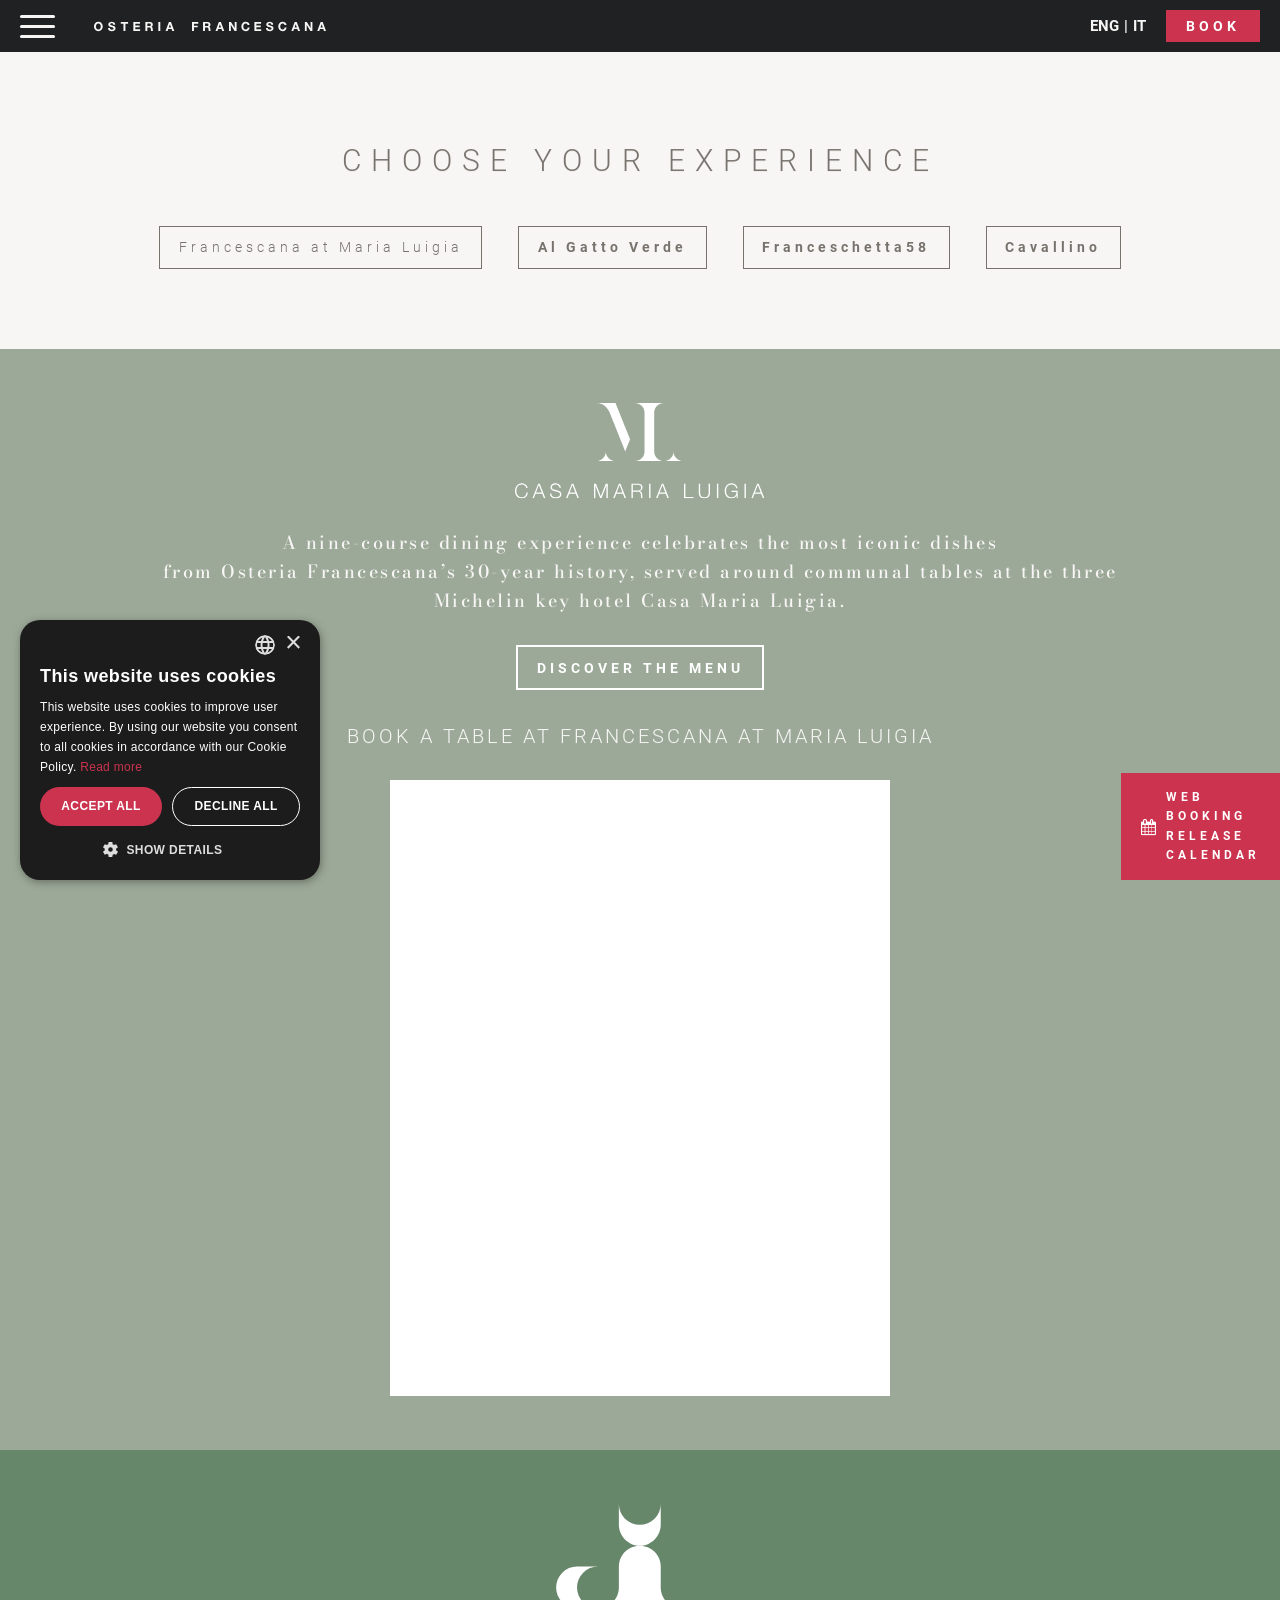
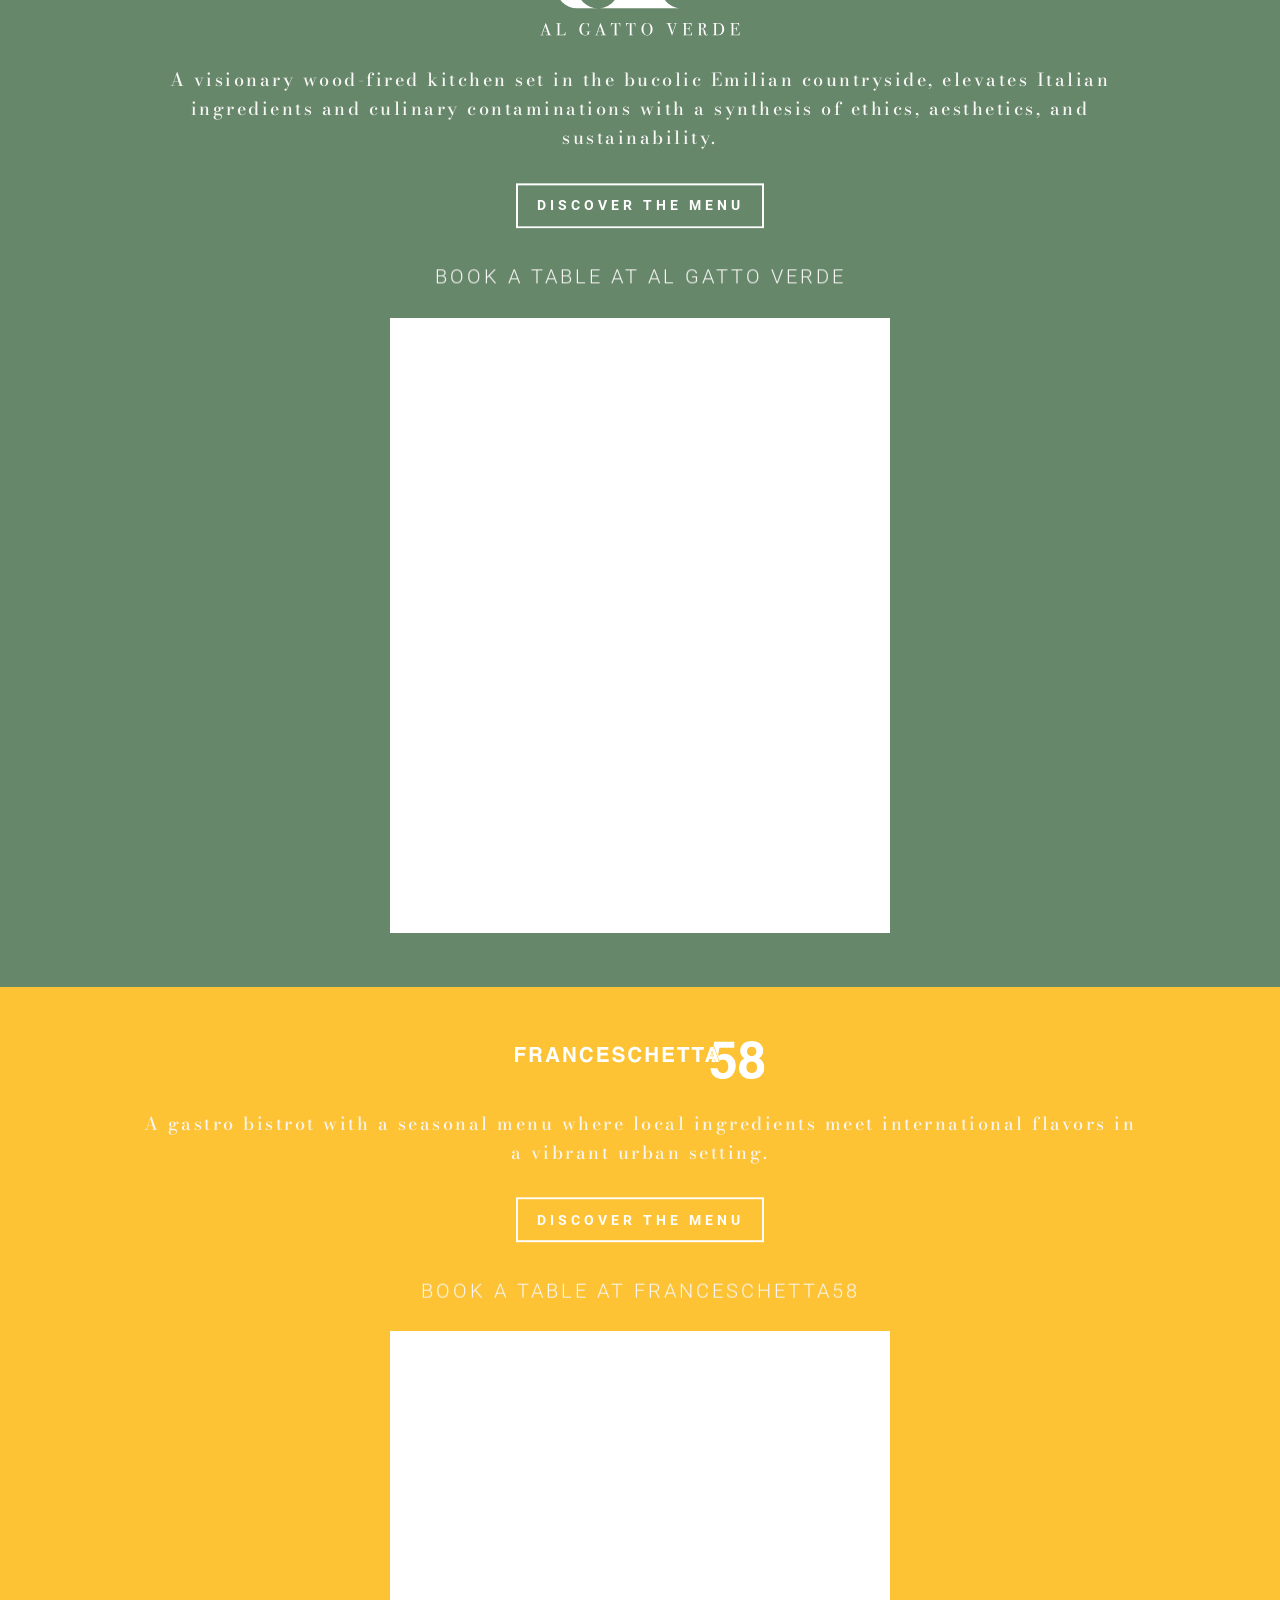
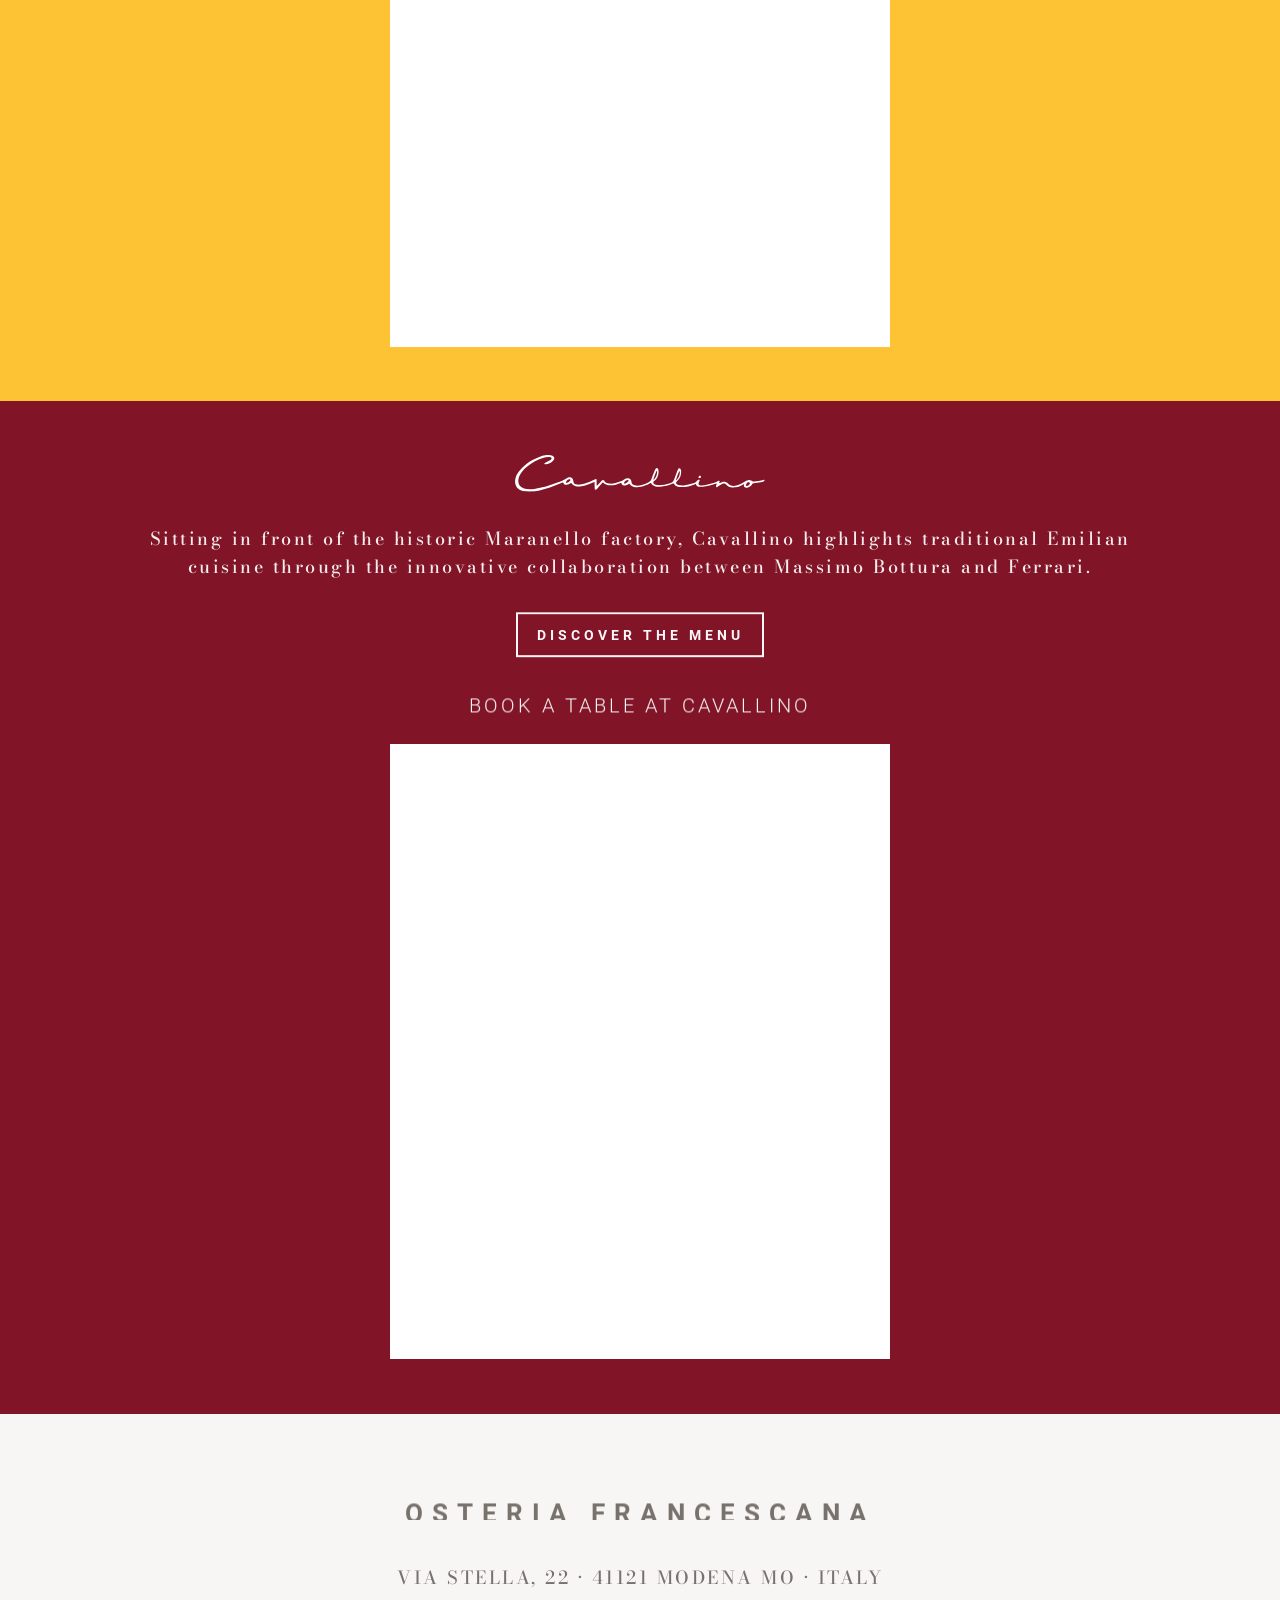
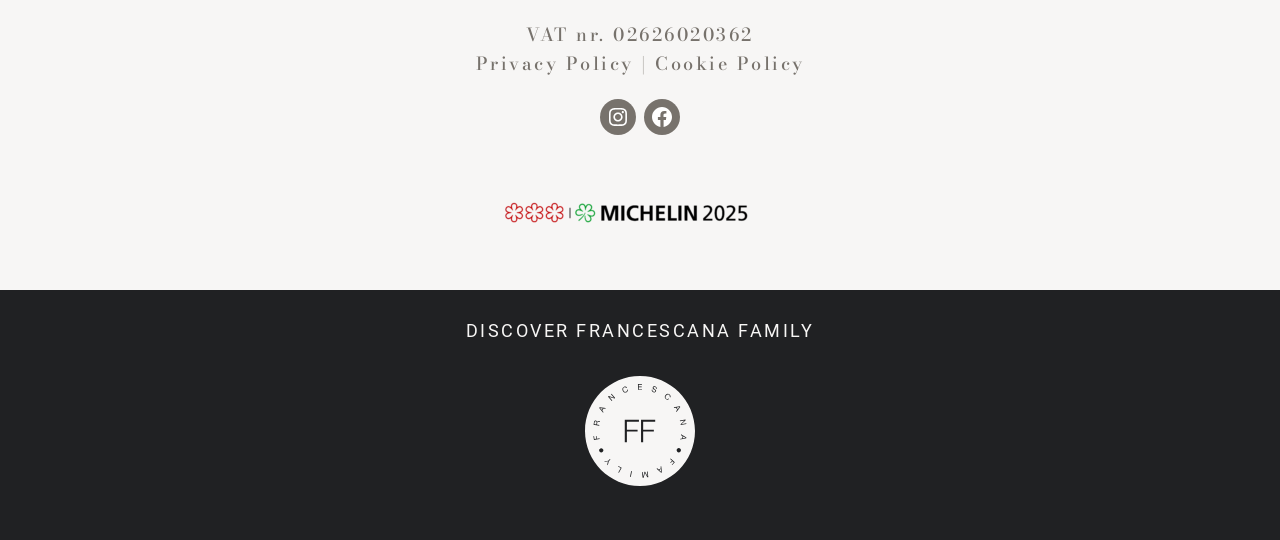
<file: our-restaurants-in-modena/index.html>
<!DOCTYPE html><html lang="en-US" class=" js"><head>
	<meta charset="UTF-8">
	<meta name="viewport" content="width=device-width, initial-scale=1">
<meta name="robots" content="noindex, nofollow">
<link rel="alternate" hreflang="en" href="https://osteriafrancescana.it/our-restaurants-in-modena/">
<link rel="alternate" hreflang="it" href="https://osteriafrancescana.it/it/nostri-ristoranti-a-modena/">
<link rel="alternate" hreflang="x-default" href="https://osteriafrancescana.it/our-restaurants-in-modena/">
<!-- Google Tag Manager --> <script type="text/javascript" async="" src="../assets/js/23dd188a368a2999-170a5c3956e9a2e2d41e6bf09603fdb6.js"></script><script>(function(w,d,s,l,i){w[l]=w[l]||[];w[l].push({'gtm.start': new Date().getTime(),event:'gtm.js'});var f=d.getElementsByTagName(s)[0], j=d.createElement(s),dl=l!='dataLayer'?'&l='+l:'';j.async=true;j.src= 'https://www.googletagmanager.com/gtm.js?id='+i+dl;f.parentNode.insertBefore(j,f); })(window,document,'script','dataLayer','GTM-TWZLTD94');</script> <!-- End Google Tag Manager -->
	<!-- This site is optimized with the Yoast SEO plugin v27.2 - https://yoast.com/product/yoast-seo-wordpress/ -->
	<meta property="og:locale" content="en_US">
	<meta property="og:type" content="article">
	<meta property="og:title" content="Our restaurants in modena - OSTERIA FRANCESCANA">
	<meta property="og:description" content="CHOOSE YOUR EXPERIENCE A nine-course dining experience celebrates the most iconic dishesfrom Osteria Francescana’s 30-year history, served around communal tables at the three Michelin key hotel Casa Maria Luigia. BOOK A TABLE AT FRANCESCANA AT MARIA LUIGIA A visionary wood-fired kitchen set in the bucolic Emilian countryside, elevates Italian ingredients and culinary contaminations with a […]">
	<meta property="og:url" content="https://osteriafrancescana.it/our-restaurants-in-modena/">
	<meta property="og:site_name" content="OSTERIA FRANCESCANA">
	<meta property="article:publisher" content="https://www.facebook.com/FrancescanaFamily">
	<meta property="article:modified_time" content="2025-08-04T15:45:31+00:00">
	<meta property="og:image" content="/assets/images/c03e5ff84cde3d20-osteria-francescana-site-image.jpg">
	<meta property="og:image:width" content="1200">
	<meta property="og:image:height" content="675">
	<meta property="og:image:type" content="image/jpeg">
	<meta name="twitter:card" content="summary_large_image">
	<meta name="twitter:label1" content="Est. reading time">
	<meta name="twitter:data1" content="2 minutes">
	
	<!-- / Yoast SEO plugin. -->


<title>Our restaurants in modena - OSTERIA FRANCESCANA</title>
<link rel="dns-prefetch" href="https://ajax.googleapis.com/">
<link rel="dns-prefetch" href="https://maxcdn.bootstrapcdn.com/">
<link rel="alternate" type="application/rss+xml" title="OSTERIA FRANCESCANA » Feed" href="https://osteriafrancescana.it/feed/">
<link rel="alternate" type="application/rss+xml" title="OSTERIA FRANCESCANA » Comments Feed" href="https://osteriafrancescana.it/comments/feed/">
<link rel="alternate" title="oEmbed (JSON)" type="application/json+oembed" href="https://osteriafrancescana.it/wp-json/oembed/1.0/embed?url=https%3A%2F%2Fosteriafrancescana.it%2Four-restaurants-in-modena%2F">
<link rel="alternate" title="oEmbed (XML)" type="text/xml+oembed" href="https://osteriafrancescana.it/wp-json/oembed/1.0/embed?url=https%3A%2F%2Fosteriafrancescana.it%2Four-restaurants-in-modena%2F&amp;format=xml">
<style id="wp-img-auto-sizes-contain-inline-css">
img:is([sizes=auto i],[sizes^="auto," i]){contain-intrinsic-size:3000px 1500px}
/*# sourceURL=wp-img-auto-sizes-contain-inline-css */
</style>
<link rel="stylesheet" id="formidable-css" href="../assets/css/ef2d50c0c108c932-formidableforms.css" media="all">
<style id="wp-block-separator-inline-css">
@charset "UTF-8";.wp-block-separator{border:none;border-top:2px solid}:root :where(.wp-block-separator.is-style-dots){height:auto;line-height:1;text-align:center}:root :where(.wp-block-separator.is-style-dots):before{color:currentColor;content:"···";font-family:serif;font-size:1.5em;letter-spacing:2em;padding-left:2em}.wp-block-separator.is-style-dots{background:none!important;border:none!important}
/*# sourceURL=https://osteriafrancescana.it/wp-includes/blocks/separator/style.min.css */
</style>
<style id="wp-block-separator-theme-inline-css">
.wp-block-separator.has-css-opacity{opacity:.4}.wp-block-separator{border:none;border-bottom:2px solid;margin-left:auto;margin-right:auto}.wp-block-separator.has-alpha-channel-opacity{opacity:1}.wp-block-separator:not(.is-style-wide):not(.is-style-dots){width:100px}.wp-block-separator.has-background:not(.is-style-dots){border-bottom:none;height:1px}.wp-block-separator.has-background:not(.is-style-wide):not(.is-style-dots){height:2px}
/*# sourceURL=https://osteriafrancescana.it/wp-includes/blocks/separator/theme.min.css */
</style>
<style id="wp-block-site-logo-inline-css">
.wp-block-site-logo{box-sizing:border-box;line-height:0}.wp-block-site-logo a{display:inline-block;line-height:0}.wp-block-site-logo.is-default-size img{height:auto;width:120px}.wp-block-site-logo img{height:auto;max-width:100%}.wp-block-site-logo a,.wp-block-site-logo img{border-radius:inherit}.wp-block-site-logo.aligncenter{margin-left:auto;margin-right:auto;text-align:center}:root :where(.wp-block-site-logo.is-style-rounded){border-radius:9999px}
/*# sourceURL=https://osteriafrancescana.it/wp-includes/blocks/site-logo/style.min.css */
</style>
<style id="wp-block-group-inline-css">
.wp-block-group{box-sizing:border-box}:where(.wp-block-group.wp-block-group-is-layout-constrained){position:relative}
/*# sourceURL=https://osteriafrancescana.it/wp-includes/blocks/group/style.min.css */
</style>
<style id="wp-block-group-theme-inline-css">
:where(.wp-block-group.has-background){padding:1.25em 2.375em}
/*# sourceURL=https://osteriafrancescana.it/wp-includes/blocks/group/theme.min.css */
</style>
<style id="wp-block-button-inline-css">
.wp-block-button__link{align-content:center;box-sizing:border-box;cursor:pointer;display:inline-block;height:100%;text-align:center;word-break:break-word}.wp-block-button__link.aligncenter{text-align:center}.wp-block-button__link.alignright{text-align:right}:where(.wp-block-button__link){border-radius:9999px;box-shadow:none;padding:calc(.667em + 2px) calc(1.333em + 2px);text-decoration:none}.wp-block-button[style*=text-decoration] .wp-block-button__link{text-decoration:inherit}.wp-block-buttons>.wp-block-button.has-custom-width{max-width:none}.wp-block-buttons>.wp-block-button.has-custom-width .wp-block-button__link{width:100%}.wp-block-buttons>.wp-block-button.has-custom-font-size .wp-block-button__link{font-size:inherit}.wp-block-buttons>.wp-block-button.wp-block-button__width-25{width:calc(25% - var(--wp--style--block-gap, .5em)*.75)}.wp-block-buttons>.wp-block-button.wp-block-button__width-50{width:calc(50% - var(--wp--style--block-gap, .5em)*.5)}.wp-block-buttons>.wp-block-button.wp-block-button__width-75{width:calc(75% - var(--wp--style--block-gap, .5em)*.25)}.wp-block-buttons>.wp-block-button.wp-block-button__width-100{flex-basis:100%;width:100%}.wp-block-buttons.is-vertical>.wp-block-button.wp-block-button__width-25{width:25%}.wp-block-buttons.is-vertical>.wp-block-button.wp-block-button__width-50{width:50%}.wp-block-buttons.is-vertical>.wp-block-button.wp-block-button__width-75{width:75%}.wp-block-button.is-style-squared,.wp-block-button__link.wp-block-button.is-style-squared{border-radius:0}.wp-block-button.no-border-radius,.wp-block-button__link.no-border-radius{border-radius:0!important}:root :where(.wp-block-button .wp-block-button__link.is-style-outline),:root :where(.wp-block-button.is-style-outline>.wp-block-button__link){border:2px solid;padding:.667em 1.333em}:root :where(.wp-block-button .wp-block-button__link.is-style-outline:not(.has-text-color)),:root :where(.wp-block-button.is-style-outline>.wp-block-button__link:not(.has-text-color)){color:currentColor}:root :where(.wp-block-button .wp-block-button__link.is-style-outline:not(.has-background)),:root :where(.wp-block-button.is-style-outline>.wp-block-button__link:not(.has-background)){background-color:initial;background-image:none}
/*# sourceURL=https://osteriafrancescana.it/wp-includes/blocks/button/style.min.css */
</style>
<style id="wp-block-buttons-inline-css">
.wp-block-buttons{box-sizing:border-box}.wp-block-buttons.is-vertical{flex-direction:column}.wp-block-buttons.is-vertical>.wp-block-button:last-child{margin-bottom:0}.wp-block-buttons>.wp-block-button{display:inline-block;margin:0}.wp-block-buttons.is-content-justification-left{justify-content:flex-start}.wp-block-buttons.is-content-justification-left.is-vertical{align-items:flex-start}.wp-block-buttons.is-content-justification-center{justify-content:center}.wp-block-buttons.is-content-justification-center.is-vertical{align-items:center}.wp-block-buttons.is-content-justification-right{justify-content:flex-end}.wp-block-buttons.is-content-justification-right.is-vertical{align-items:flex-end}.wp-block-buttons.is-content-justification-space-between{justify-content:space-between}.wp-block-buttons.aligncenter{text-align:center}.wp-block-buttons:not(.is-content-justification-space-between,.is-content-justification-right,.is-content-justification-left,.is-content-justification-center) .wp-block-button.aligncenter{margin-left:auto;margin-right:auto;width:100%}.wp-block-buttons[style*=text-decoration] .wp-block-button,.wp-block-buttons[style*=text-decoration] .wp-block-button__link{text-decoration:inherit}.wp-block-buttons.has-custom-font-size .wp-block-button__link{font-size:inherit}.wp-block-buttons .wp-block-button__link{width:100%}.wp-block-button.aligncenter{text-align:center}
/*# sourceURL=https://osteriafrancescana.it/wp-includes/blocks/buttons/style.min.css */
</style>
<style id="wp-block-columns-inline-css">
.wp-block-columns{box-sizing:border-box;display:flex;flex-wrap:wrap!important}@media (min-width:782px){.wp-block-columns{flex-wrap:nowrap!important}}.wp-block-columns{align-items:normal!important}.wp-block-columns.are-vertically-aligned-top{align-items:flex-start}.wp-block-columns.are-vertically-aligned-center{align-items:center}.wp-block-columns.are-vertically-aligned-bottom{align-items:flex-end}@media (max-width:781px){.wp-block-columns:not(.is-not-stacked-on-mobile)>.wp-block-column{flex-basis:100%!important}}@media (min-width:782px){.wp-block-columns:not(.is-not-stacked-on-mobile)>.wp-block-column{flex-basis:0;flex-grow:1}.wp-block-columns:not(.is-not-stacked-on-mobile)>.wp-block-column[style*=flex-basis]{flex-grow:0}}.wp-block-columns.is-not-stacked-on-mobile{flex-wrap:nowrap!important}.wp-block-columns.is-not-stacked-on-mobile>.wp-block-column{flex-basis:0;flex-grow:1}.wp-block-columns.is-not-stacked-on-mobile>.wp-block-column[style*=flex-basis]{flex-grow:0}:where(.wp-block-columns){margin-bottom:1.75em}:where(.wp-block-columns.has-background){padding:1.25em 2.375em}.wp-block-column{flex-grow:1;min-width:0;overflow-wrap:break-word;word-break:break-word}.wp-block-column.is-vertically-aligned-top{align-self:flex-start}.wp-block-column.is-vertically-aligned-center{align-self:center}.wp-block-column.is-vertically-aligned-bottom{align-self:flex-end}.wp-block-column.is-vertically-aligned-stretch{align-self:stretch}.wp-block-column.is-vertically-aligned-bottom,.wp-block-column.is-vertically-aligned-center,.wp-block-column.is-vertically-aligned-top{width:100%}
/*# sourceURL=https://osteriafrancescana.it/wp-includes/blocks/columns/style.min.css */
</style>
<style id="wp-block-spacer-inline-css">
.wp-block-spacer{clear:both}
/*# sourceURL=https://osteriafrancescana.it/wp-includes/blocks/spacer/style.min.css */
</style>
<style id="wp-block-template-part-theme-inline-css">
:root :where(.wp-block-template-part.has-background){margin-bottom:0;margin-top:0;padding:1.25em 2.375em}
/*# sourceURL=https://osteriafrancescana.it/wp-includes/blocks/template-part/theme.min.css */
</style>
<style id="wp-block-heading-inline-css">
h1:where(.wp-block-heading).has-background,h2:where(.wp-block-heading).has-background,h3:where(.wp-block-heading).has-background,h4:where(.wp-block-heading).has-background,h5:where(.wp-block-heading).has-background,h6:where(.wp-block-heading).has-background{padding:1.25em 2.375em}h1.has-text-align-left[style*=writing-mode]:where([style*=vertical-lr]),h1.has-text-align-right[style*=writing-mode]:where([style*=vertical-rl]),h2.has-text-align-left[style*=writing-mode]:where([style*=vertical-lr]),h2.has-text-align-right[style*=writing-mode]:where([style*=vertical-rl]),h3.has-text-align-left[style*=writing-mode]:where([style*=vertical-lr]),h3.has-text-align-right[style*=writing-mode]:where([style*=vertical-rl]),h4.has-text-align-left[style*=writing-mode]:where([style*=vertical-lr]),h4.has-text-align-right[style*=writing-mode]:where([style*=vertical-rl]),h5.has-text-align-left[style*=writing-mode]:where([style*=vertical-lr]),h5.has-text-align-right[style*=writing-mode]:where([style*=vertical-rl]),h6.has-text-align-left[style*=writing-mode]:where([style*=vertical-lr]),h6.has-text-align-right[style*=writing-mode]:where([style*=vertical-rl]){rotate:180deg}
/*# sourceURL=https://osteriafrancescana.it/wp-includes/blocks/heading/style.min.css */
</style>
<style id="wp-block-image-inline-css">
.wp-block-image>a,.wp-block-image>figure>a{display:inline-block}.wp-block-image img{box-sizing:border-box;height:auto;max-width:100%;vertical-align:bottom}@media not (prefers-reduced-motion){.wp-block-image img.hide{visibility:hidden}.wp-block-image img.show{animation:show-content-image .4s}}.wp-block-image[style*=border-radius] img,.wp-block-image[style*=border-radius]>a{border-radius:inherit}.wp-block-image.has-custom-border img{box-sizing:border-box}.wp-block-image.aligncenter{text-align:center}.wp-block-image.alignfull>a,.wp-block-image.alignwide>a{width:100%}.wp-block-image.alignfull img,.wp-block-image.alignwide img{height:auto;width:100%}.wp-block-image .aligncenter,.wp-block-image .alignleft,.wp-block-image .alignright,.wp-block-image.aligncenter,.wp-block-image.alignleft,.wp-block-image.alignright{display:table}.wp-block-image .aligncenter>figcaption,.wp-block-image .alignleft>figcaption,.wp-block-image .alignright>figcaption,.wp-block-image.aligncenter>figcaption,.wp-block-image.alignleft>figcaption,.wp-block-image.alignright>figcaption{caption-side:bottom;display:table-caption}.wp-block-image .alignleft{float:left;margin:.5em 1em .5em 0}.wp-block-image .alignright{float:right;margin:.5em 0 .5em 1em}.wp-block-image .aligncenter{margin-left:auto;margin-right:auto}.wp-block-image :where(figcaption){margin-bottom:1em;margin-top:.5em}.wp-block-image.is-style-circle-mask img{border-radius:9999px}@supports ((-webkit-mask-image:none) or (mask-image:none)) or (-webkit-mask-image:none){.wp-block-image.is-style-circle-mask img{border-radius:0;-webkit-mask-image:url('data:image/svg+xml;utf8,<svg viewBox="0 0 100 100" xmlns="http://www.w3.org/2000/svg"><circle cx="50" cy="50" r="50"/></svg>');mask-image:url('data:image/svg+xml;utf8,<svg viewBox="0 0 100 100" xmlns="http://www.w3.org/2000/svg"><circle cx="50" cy="50" r="50"/></svg>');mask-mode:alpha;-webkit-mask-position:center;mask-position:center;-webkit-mask-repeat:no-repeat;mask-repeat:no-repeat;-webkit-mask-size:contain;mask-size:contain}}:root :where(.wp-block-image.is-style-rounded img,.wp-block-image .is-style-rounded img){border-radius:9999px}.wp-block-image figure{margin:0}.wp-lightbox-container{display:flex;flex-direction:column;position:relative}.wp-lightbox-container img{cursor:zoom-in}.wp-lightbox-container img:hover+button{opacity:1}.wp-lightbox-container button{align-items:center;backdrop-filter:blur(16px) saturate(180%);background-color:#5a5a5a40;border:none;border-radius:4px;cursor:zoom-in;display:flex;height:20px;justify-content:center;opacity:0;padding:0;position:absolute;right:16px;text-align:center;top:16px;width:20px;z-index:100}@media not (prefers-reduced-motion){.wp-lightbox-container button{transition:opacity .2s ease}}.wp-lightbox-container button:focus-visible{outline:3px auto #5a5a5a40;outline:3px auto -webkit-focus-ring-color;outline-offset:3px}.wp-lightbox-container button:hover{cursor:pointer;opacity:1}.wp-lightbox-container button:focus{opacity:1}.wp-lightbox-container button:focus,.wp-lightbox-container button:hover,.wp-lightbox-container button:not(:hover):not(:active):not(.has-background){background-color:#5a5a5a40;border:none}.wp-lightbox-overlay{box-sizing:border-box;cursor:zoom-out;height:100vh;left:0;overflow:hidden;position:fixed;top:0;visibility:hidden;width:100%;z-index:100000}.wp-lightbox-overlay .close-button{align-items:center;cursor:pointer;display:flex;justify-content:center;min-height:40px;min-width:40px;padding:0;position:absolute;right:calc(env(safe-area-inset-right) + 16px);top:calc(env(safe-area-inset-top) + 16px);z-index:5000000}.wp-lightbox-overlay .close-button:focus,.wp-lightbox-overlay .close-button:hover,.wp-lightbox-overlay .close-button:not(:hover):not(:active):not(.has-background){background:none;border:none}.wp-lightbox-overlay .lightbox-image-container{height:var(--wp--lightbox-container-height);left:50%;overflow:hidden;position:absolute;top:50%;transform:translate(-50%,-50%);transform-origin:top left;width:var(--wp--lightbox-container-width);z-index:9999999999}.wp-lightbox-overlay .wp-block-image{align-items:center;box-sizing:border-box;display:flex;height:100%;justify-content:center;margin:0;position:relative;transform-origin:0 0;width:100%;z-index:3000000}.wp-lightbox-overlay .wp-block-image img{height:var(--wp--lightbox-image-height);min-height:var(--wp--lightbox-image-height);min-width:var(--wp--lightbox-image-width);width:var(--wp--lightbox-image-width)}.wp-lightbox-overlay .wp-block-image figcaption{display:none}.wp-lightbox-overlay button{background:none;border:none}.wp-lightbox-overlay .scrim{background-color:#fff;height:100%;opacity:.9;position:absolute;width:100%;z-index:2000000}.wp-lightbox-overlay.active{visibility:visible}@media not (prefers-reduced-motion){.wp-lightbox-overlay.active{animation:turn-on-visibility .25s both}.wp-lightbox-overlay.active img{animation:turn-on-visibility .35s both}.wp-lightbox-overlay.show-closing-animation:not(.active){animation:turn-off-visibility .35s both}.wp-lightbox-overlay.show-closing-animation:not(.active) img{animation:turn-off-visibility .25s both}.wp-lightbox-overlay.zoom.active{animation:none;opacity:1;visibility:visible}.wp-lightbox-overlay.zoom.active .lightbox-image-container{animation:lightbox-zoom-in .4s}.wp-lightbox-overlay.zoom.active .lightbox-image-container img{animation:none}.wp-lightbox-overlay.zoom.active .scrim{animation:turn-on-visibility .4s forwards}.wp-lightbox-overlay.zoom.show-closing-animation:not(.active){animation:none}.wp-lightbox-overlay.zoom.show-closing-animation:not(.active) .lightbox-image-container{animation:lightbox-zoom-out .4s}.wp-lightbox-overlay.zoom.show-closing-animation:not(.active) .lightbox-image-container img{animation:none}.wp-lightbox-overlay.zoom.show-closing-animation:not(.active) .scrim{animation:turn-off-visibility .4s forwards}}@keyframes show-content-image{0%{visibility:hidden}99%{visibility:hidden}to{visibility:visible}}@keyframes turn-on-visibility{0%{opacity:0}to{opacity:1}}@keyframes turn-off-visibility{0%{opacity:1;visibility:visible}99%{opacity:0;visibility:visible}to{opacity:0;visibility:hidden}}@keyframes lightbox-zoom-in{0%{transform:translate(calc((-100vw + var(--wp--lightbox-scrollbar-width))/2 + var(--wp--lightbox-initial-left-position)),calc(-50vh + var(--wp--lightbox-initial-top-position))) scale(var(--wp--lightbox-scale))}to{transform:translate(-50%,-50%) scale(1)}}@keyframes lightbox-zoom-out{0%{transform:translate(-50%,-50%) scale(1);visibility:visible}99%{visibility:visible}to{transform:translate(calc((-100vw + var(--wp--lightbox-scrollbar-width))/2 + var(--wp--lightbox-initial-left-position)),calc(-50vh + var(--wp--lightbox-initial-top-position))) scale(var(--wp--lightbox-scale));visibility:hidden}}
/*# sourceURL=https://osteriafrancescana.it/wp-includes/blocks/image/style.min.css */
</style>
<style id="wp-block-image-theme-inline-css">
:root :where(.wp-block-image figcaption){color:#555;font-size:13px;text-align:center}.is-dark-theme :root :where(.wp-block-image figcaption){color:#ffffffa6}.wp-block-image{margin:0 0 1em}
/*# sourceURL=https://osteriafrancescana.it/wp-includes/blocks/image/theme.min.css */
</style>
<style id="wp-block-paragraph-inline-css">
.is-small-text{font-size:.875em}.is-regular-text{font-size:1em}.is-large-text{font-size:2.25em}.is-larger-text{font-size:3em}.has-drop-cap:not(:focus):first-letter{float:left;font-size:8.4em;font-style:normal;font-weight:100;line-height:.68;margin:.05em .1em 0 0;text-transform:uppercase}body.rtl .has-drop-cap:not(:focus):first-letter{float:none;margin-left:.1em}p.has-drop-cap.has-background{overflow:hidden}:root :where(p.has-background){padding:1.25em 2.375em}:where(p.has-text-color:not(.has-link-color)) a{color:inherit}p.has-text-align-left[style*="writing-mode:vertical-lr"],p.has-text-align-right[style*="writing-mode:vertical-rl"]{rotate:180deg}
/*# sourceURL=https://osteriafrancescana.it/wp-includes/blocks/paragraph/style.min.css */
</style>
<style id="wp-block-post-content-inline-css">
.wp-block-post-content{display:flow-root}
/*# sourceURL=https://osteriafrancescana.it/wp-includes/blocks/post-content/style.min.css */
</style>
<style id="wp-block-social-links-inline-css">
.wp-block-social-links{background:none;box-sizing:border-box;margin-left:0;padding-left:0;padding-right:0;text-indent:0}.wp-block-social-links .wp-social-link a,.wp-block-social-links .wp-social-link a:hover{border-bottom:0;box-shadow:none;text-decoration:none}.wp-block-social-links .wp-social-link svg{height:1em;width:1em}.wp-block-social-links .wp-social-link span:not(.screen-reader-text){font-size:.65em;margin-left:.5em;margin-right:.5em}.wp-block-social-links.has-small-icon-size{font-size:16px}.wp-block-social-links,.wp-block-social-links.has-normal-icon-size{font-size:24px}.wp-block-social-links.has-large-icon-size{font-size:36px}.wp-block-social-links.has-huge-icon-size{font-size:48px}.wp-block-social-links.aligncenter{display:flex;justify-content:center}.wp-block-social-links.alignright{justify-content:flex-end}.wp-block-social-link{border-radius:9999px;display:block}@media not (prefers-reduced-motion){.wp-block-social-link{transition:transform .1s ease}}.wp-block-social-link{height:auto}.wp-block-social-link a{align-items:center;display:flex;line-height:0}.wp-block-social-link:hover{transform:scale(1.1)}.wp-block-social-links .wp-block-social-link.wp-social-link{display:inline-block;margin:0;padding:0}.wp-block-social-links .wp-block-social-link.wp-social-link .wp-block-social-link-anchor,.wp-block-social-links .wp-block-social-link.wp-social-link .wp-block-social-link-anchor svg,.wp-block-social-links .wp-block-social-link.wp-social-link .wp-block-social-link-anchor:active,.wp-block-social-links .wp-block-social-link.wp-social-link .wp-block-social-link-anchor:hover,.wp-block-social-links .wp-block-social-link.wp-social-link .wp-block-social-link-anchor:visited{color:currentColor;fill:currentColor}:where(.wp-block-social-links:not(.is-style-logos-only)) .wp-social-link{background-color:#f0f0f0;color:#444}:where(.wp-block-social-links:not(.is-style-logos-only)) .wp-social-link-amazon{background-color:#f90;color:#fff}:where(.wp-block-social-links:not(.is-style-logos-only)) .wp-social-link-bandcamp{background-color:#1ea0c3;color:#fff}:where(.wp-block-social-links:not(.is-style-logos-only)) .wp-social-link-behance{background-color:#0757fe;color:#fff}:where(.wp-block-social-links:not(.is-style-logos-only)) .wp-social-link-bluesky{background-color:#0a7aff;color:#fff}:where(.wp-block-social-links:not(.is-style-logos-only)) .wp-social-link-codepen{background-color:#1e1f26;color:#fff}:where(.wp-block-social-links:not(.is-style-logos-only)) .wp-social-link-deviantart{background-color:#02e49b;color:#fff}:where(.wp-block-social-links:not(.is-style-logos-only)) .wp-social-link-discord{background-color:#5865f2;color:#fff}:where(.wp-block-social-links:not(.is-style-logos-only)) .wp-social-link-dribbble{background-color:#e94c89;color:#fff}:where(.wp-block-social-links:not(.is-style-logos-only)) .wp-social-link-dropbox{background-color:#4280ff;color:#fff}:where(.wp-block-social-links:not(.is-style-logos-only)) .wp-social-link-etsy{background-color:#f45800;color:#fff}:where(.wp-block-social-links:not(.is-style-logos-only)) .wp-social-link-facebook{background-color:#0866ff;color:#fff}:where(.wp-block-social-links:not(.is-style-logos-only)) .wp-social-link-fivehundredpx{background-color:#000;color:#fff}:where(.wp-block-social-links:not(.is-style-logos-only)) .wp-social-link-flickr{background-color:#0461dd;color:#fff}:where(.wp-block-social-links:not(.is-style-logos-only)) .wp-social-link-foursquare{background-color:#e65678;color:#fff}:where(.wp-block-social-links:not(.is-style-logos-only)) .wp-social-link-github{background-color:#24292d;color:#fff}:where(.wp-block-social-links:not(.is-style-logos-only)) .wp-social-link-goodreads{background-color:#eceadd;color:#382110}:where(.wp-block-social-links:not(.is-style-logos-only)) .wp-social-link-google{background-color:#ea4434;color:#fff}:where(.wp-block-social-links:not(.is-style-logos-only)) .wp-social-link-gravatar{background-color:#1d4fc4;color:#fff}:where(.wp-block-social-links:not(.is-style-logos-only)) .wp-social-link-instagram{background-color:#f00075;color:#fff}:where(.wp-block-social-links:not(.is-style-logos-only)) .wp-social-link-lastfm{background-color:#e21b24;color:#fff}:where(.wp-block-social-links:not(.is-style-logos-only)) .wp-social-link-linkedin{background-color:#0d66c2;color:#fff}:where(.wp-block-social-links:not(.is-style-logos-only)) .wp-social-link-mastodon{background-color:#3288d4;color:#fff}:where(.wp-block-social-links:not(.is-style-logos-only)) .wp-social-link-medium{background-color:#000;color:#fff}:where(.wp-block-social-links:not(.is-style-logos-only)) .wp-social-link-meetup{background-color:#f6405f;color:#fff}:where(.wp-block-social-links:not(.is-style-logos-only)) .wp-social-link-patreon{background-color:#000;color:#fff}:where(.wp-block-social-links:not(.is-style-logos-only)) .wp-social-link-pinterest{background-color:#e60122;color:#fff}:where(.wp-block-social-links:not(.is-style-logos-only)) .wp-social-link-pocket{background-color:#ef4155;color:#fff}:where(.wp-block-social-links:not(.is-style-logos-only)) .wp-social-link-reddit{background-color:#ff4500;color:#fff}:where(.wp-block-social-links:not(.is-style-logos-only)) .wp-social-link-skype{background-color:#0478d7;color:#fff}:where(.wp-block-social-links:not(.is-style-logos-only)) .wp-social-link-snapchat{background-color:#fefc00;color:#fff;stroke:#000}:where(.wp-block-social-links:not(.is-style-logos-only)) .wp-social-link-soundcloud{background-color:#ff5600;color:#fff}:where(.wp-block-social-links:not(.is-style-logos-only)) .wp-social-link-spotify{background-color:#1bd760;color:#fff}:where(.wp-block-social-links:not(.is-style-logos-only)) .wp-social-link-telegram{background-color:#2aabee;color:#fff}:where(.wp-block-social-links:not(.is-style-logos-only)) .wp-social-link-threads{background-color:#000;color:#fff}:where(.wp-block-social-links:not(.is-style-logos-only)) .wp-social-link-tiktok{background-color:#000;color:#fff}:where(.wp-block-social-links:not(.is-style-logos-only)) .wp-social-link-tumblr{background-color:#011835;color:#fff}:where(.wp-block-social-links:not(.is-style-logos-only)) .wp-social-link-twitch{background-color:#6440a4;color:#fff}:where(.wp-block-social-links:not(.is-style-logos-only)) .wp-social-link-twitter{background-color:#1da1f2;color:#fff}:where(.wp-block-social-links:not(.is-style-logos-only)) .wp-social-link-vimeo{background-color:#1eb7ea;color:#fff}:where(.wp-block-social-links:not(.is-style-logos-only)) .wp-social-link-vk{background-color:#4680c2;color:#fff}:where(.wp-block-social-links:not(.is-style-logos-only)) .wp-social-link-wordpress{background-color:#3499cd;color:#fff}:where(.wp-block-social-links:not(.is-style-logos-only)) .wp-social-link-whatsapp{background-color:#25d366;color:#fff}:where(.wp-block-social-links:not(.is-style-logos-only)) .wp-social-link-x{background-color:#000;color:#fff}:where(.wp-block-social-links:not(.is-style-logos-only)) .wp-social-link-yelp{background-color:#d32422;color:#fff}:where(.wp-block-social-links:not(.is-style-logos-only)) .wp-social-link-youtube{background-color:red;color:#fff}:where(.wp-block-social-links.is-style-logos-only) .wp-social-link{background:none}:where(.wp-block-social-links.is-style-logos-only) .wp-social-link svg{height:1.25em;width:1.25em}:where(.wp-block-social-links.is-style-logos-only) .wp-social-link-amazon{color:#f90}:where(.wp-block-social-links.is-style-logos-only) .wp-social-link-bandcamp{color:#1ea0c3}:where(.wp-block-social-links.is-style-logos-only) .wp-social-link-behance{color:#0757fe}:where(.wp-block-social-links.is-style-logos-only) .wp-social-link-bluesky{color:#0a7aff}:where(.wp-block-social-links.is-style-logos-only) .wp-social-link-codepen{color:#1e1f26}:where(.wp-block-social-links.is-style-logos-only) .wp-social-link-deviantart{color:#02e49b}:where(.wp-block-social-links.is-style-logos-only) .wp-social-link-discord{color:#5865f2}:where(.wp-block-social-links.is-style-logos-only) .wp-social-link-dribbble{color:#e94c89}:where(.wp-block-social-links.is-style-logos-only) .wp-social-link-dropbox{color:#4280ff}:where(.wp-block-social-links.is-style-logos-only) .wp-social-link-etsy{color:#f45800}:where(.wp-block-social-links.is-style-logos-only) .wp-social-link-facebook{color:#0866ff}:where(.wp-block-social-links.is-style-logos-only) .wp-social-link-fivehundredpx{color:#000}:where(.wp-block-social-links.is-style-logos-only) .wp-social-link-flickr{color:#0461dd}:where(.wp-block-social-links.is-style-logos-only) .wp-social-link-foursquare{color:#e65678}:where(.wp-block-social-links.is-style-logos-only) .wp-social-link-github{color:#24292d}:where(.wp-block-social-links.is-style-logos-only) .wp-social-link-goodreads{color:#382110}:where(.wp-block-social-links.is-style-logos-only) .wp-social-link-google{color:#ea4434}:where(.wp-block-social-links.is-style-logos-only) .wp-social-link-gravatar{color:#1d4fc4}:where(.wp-block-social-links.is-style-logos-only) .wp-social-link-instagram{color:#f00075}:where(.wp-block-social-links.is-style-logos-only) .wp-social-link-lastfm{color:#e21b24}:where(.wp-block-social-links.is-style-logos-only) .wp-social-link-linkedin{color:#0d66c2}:where(.wp-block-social-links.is-style-logos-only) .wp-social-link-mastodon{color:#3288d4}:where(.wp-block-social-links.is-style-logos-only) .wp-social-link-medium{color:#000}:where(.wp-block-social-links.is-style-logos-only) .wp-social-link-meetup{color:#f6405f}:where(.wp-block-social-links.is-style-logos-only) .wp-social-link-patreon{color:#000}:where(.wp-block-social-links.is-style-logos-only) .wp-social-link-pinterest{color:#e60122}:where(.wp-block-social-links.is-style-logos-only) .wp-social-link-pocket{color:#ef4155}:where(.wp-block-social-links.is-style-logos-only) .wp-social-link-reddit{color:#ff4500}:where(.wp-block-social-links.is-style-logos-only) .wp-social-link-skype{color:#0478d7}:where(.wp-block-social-links.is-style-logos-only) .wp-social-link-snapchat{color:#fff;stroke:#000}:where(.wp-block-social-links.is-style-logos-only) .wp-social-link-soundcloud{color:#ff5600}:where(.wp-block-social-links.is-style-logos-only) .wp-social-link-spotify{color:#1bd760}:where(.wp-block-social-links.is-style-logos-only) .wp-social-link-telegram{color:#2aabee}:where(.wp-block-social-links.is-style-logos-only) .wp-social-link-threads{color:#000}:where(.wp-block-social-links.is-style-logos-only) .wp-social-link-tiktok{color:#000}:where(.wp-block-social-links.is-style-logos-only) .wp-social-link-tumblr{color:#011835}:where(.wp-block-social-links.is-style-logos-only) .wp-social-link-twitch{color:#6440a4}:where(.wp-block-social-links.is-style-logos-only) .wp-social-link-twitter{color:#1da1f2}:where(.wp-block-social-links.is-style-logos-only) .wp-social-link-vimeo{color:#1eb7ea}:where(.wp-block-social-links.is-style-logos-only) .wp-social-link-vk{color:#4680c2}:where(.wp-block-social-links.is-style-logos-only) .wp-social-link-whatsapp{color:#25d366}:where(.wp-block-social-links.is-style-logos-only) .wp-social-link-wordpress{color:#3499cd}:where(.wp-block-social-links.is-style-logos-only) .wp-social-link-x{color:#000}:where(.wp-block-social-links.is-style-logos-only) .wp-social-link-yelp{color:#d32422}:where(.wp-block-social-links.is-style-logos-only) .wp-social-link-youtube{color:red}.wp-block-social-links.is-style-pill-shape .wp-social-link{width:auto}:root :where(.wp-block-social-links .wp-social-link a){padding:.25em}:root :where(.wp-block-social-links.is-style-logos-only .wp-social-link a){padding:0}:root :where(.wp-block-social-links.is-style-pill-shape .wp-social-link a){padding-left:.6666666667em;padding-right:.6666666667em}.wp-block-social-links:not(.has-icon-color):not(.has-icon-background-color) .wp-social-link-snapchat .wp-block-social-link-label{color:#000}
/*# sourceURL=https://osteriafrancescana.it/wp-includes/blocks/social-links/style.min.css */
</style>
<style id="wp-block-library-inline-css">
:root{--wp-block-synced-color:#7a00df;--wp-block-synced-color--rgb:122,0,223;--wp-bound-block-color:var(--wp-block-synced-color);--wp-editor-canvas-background:#ddd;--wp-admin-theme-color:#007cba;--wp-admin-theme-color--rgb:0,124,186;--wp-admin-theme-color-darker-10:#006ba1;--wp-admin-theme-color-darker-10--rgb:0,107,160.5;--wp-admin-theme-color-darker-20:#005a87;--wp-admin-theme-color-darker-20--rgb:0,90,135;--wp-admin-border-width-focus:2px}@media (min-resolution:192dpi){:root{--wp-admin-border-width-focus:1.5px}}.wp-element-button{cursor:pointer}:root .has-very-light-gray-background-color{background-color:#eee}:root .has-very-dark-gray-background-color{background-color:#313131}:root .has-very-light-gray-color{color:#eee}:root .has-very-dark-gray-color{color:#313131}:root .has-vivid-green-cyan-to-vivid-cyan-blue-gradient-background{background:linear-gradient(135deg,#00d084,#0693e3)}:root .has-purple-crush-gradient-background{background:linear-gradient(135deg,#34e2e4,#4721fb 50%,#ab1dfe)}:root .has-hazy-dawn-gradient-background{background:linear-gradient(135deg,#faaca8,#dad0ec)}:root .has-subdued-olive-gradient-background{background:linear-gradient(135deg,#fafae1,#67a671)}:root .has-atomic-cream-gradient-background{background:linear-gradient(135deg,#fdd79a,#004a59)}:root .has-nightshade-gradient-background{background:linear-gradient(135deg,#330968,#31cdcf)}:root .has-midnight-gradient-background{background:linear-gradient(135deg,#020381,#2874fc)}:root{--wp--preset--font-size--normal:16px;--wp--preset--font-size--huge:42px}.has-regular-font-size{font-size:1em}.has-larger-font-size{font-size:2.625em}.has-normal-font-size{font-size:var(--wp--preset--font-size--normal)}.has-huge-font-size{font-size:var(--wp--preset--font-size--huge)}.has-text-align-center{text-align:center}.has-text-align-left{text-align:left}.has-text-align-right{text-align:right}.has-fit-text{white-space:nowrap!important}#end-resizable-editor-section{display:none}.aligncenter{clear:both}.items-justified-left{justify-content:flex-start}.items-justified-center{justify-content:center}.items-justified-right{justify-content:flex-end}.items-justified-space-between{justify-content:space-between}.screen-reader-text{border:0;clip-path:inset(50%);height:1px;margin:-1px;overflow:hidden;padding:0;position:absolute;width:1px;word-wrap:normal!important}.screen-reader-text:focus{background-color:#ddd;clip-path:none;color:#444;display:block;font-size:1em;height:auto;left:5px;line-height:normal;padding:15px 23px 14px;text-decoration:none;top:5px;width:auto;z-index:100000}html :where(.has-border-color){border-style:solid}html :where([style*=border-top-color]){border-top-style:solid}html :where([style*=border-right-color]){border-right-style:solid}html :where([style*=border-bottom-color]){border-bottom-style:solid}html :where([style*=border-left-color]){border-left-style:solid}html :where([style*=border-width]){border-style:solid}html :where([style*=border-top-width]){border-top-style:solid}html :where([style*=border-right-width]){border-right-style:solid}html :where([style*=border-bottom-width]){border-bottom-style:solid}html :where([style*=border-left-width]){border-left-style:solid}html :where(img[class*=wp-image-]){height:auto;max-width:100%}:where(figure){margin:0 0 1em}html :where(.is-position-sticky){--wp-admin--admin-bar--position-offset:var(--wp-admin--admin-bar--height,0px)}@media screen and (max-width:600px){html :where(.is-position-sticky){--wp-admin--admin-bar--position-offset:0px}}
/*# sourceURL=/wp-includes/css/dist/block-library/common.min.css */
</style>
<style id="global-styles-inline-css">
:root{--wp--preset--aspect-ratio--square: 1;--wp--preset--aspect-ratio--4-3: 4/3;--wp--preset--aspect-ratio--3-4: 3/4;--wp--preset--aspect-ratio--3-2: 3/2;--wp--preset--aspect-ratio--2-3: 2/3;--wp--preset--aspect-ratio--16-9: 16/9;--wp--preset--aspect-ratio--9-16: 9/16;--wp--preset--color--black: #000000;--wp--preset--color--cyan-bluish-gray: #abb8c3;--wp--preset--color--white: #ffffff;--wp--preset--color--pale-pink: #f78da7;--wp--preset--color--vivid-red: #cf2e2e;--wp--preset--color--luminous-vivid-orange: #ff6900;--wp--preset--color--luminous-vivid-amber: #fcb900;--wp--preset--color--light-green-cyan: #7bdcb5;--wp--preset--color--vivid-green-cyan: #00d084;--wp--preset--color--pale-cyan-blue: #8ed1fc;--wp--preset--color--vivid-cyan-blue: #0693e3;--wp--preset--color--vivid-purple: #9b51e0;--wp--preset--color--bianco: #fff;--wp--preset--color--nero: #000;--wp--preset--color--colore-uno: #f7f6f5;--wp--preset--color--colore-due: #bcb5b1;--wp--preset--color--colore-tre: #77726c;--wp--preset--color--colore-quattro: #202123;--wp--preset--color--colore-cinque: #cb334f;--wp--preset--color--colore-sei: #9CA998;--wp--preset--color--colore-sette: #67876a;--wp--preset--color--colore-otto: #fdc334;--wp--preset--color--colore-nove: #821427;--wp--preset--gradient--vivid-cyan-blue-to-vivid-purple: linear-gradient(135deg,rgb(6,147,227) 0%,rgb(155,81,224) 100%);--wp--preset--gradient--light-green-cyan-to-vivid-green-cyan: linear-gradient(135deg,rgb(122,220,180) 0%,rgb(0,208,130) 100%);--wp--preset--gradient--luminous-vivid-amber-to-luminous-vivid-orange: linear-gradient(135deg,rgb(252,185,0) 0%,rgb(255,105,0) 100%);--wp--preset--gradient--luminous-vivid-orange-to-vivid-red: linear-gradient(135deg,rgb(255,105,0) 0%,rgb(207,46,46) 100%);--wp--preset--gradient--very-light-gray-to-cyan-bluish-gray: linear-gradient(135deg,rgb(238,238,238) 0%,rgb(169,184,195) 100%);--wp--preset--gradient--cool-to-warm-spectrum: linear-gradient(135deg,rgb(74,234,220) 0%,rgb(151,120,209) 20%,rgb(207,42,186) 40%,rgb(238,44,130) 60%,rgb(251,105,98) 80%,rgb(254,248,76) 100%);--wp--preset--gradient--blush-light-purple: linear-gradient(135deg,rgb(255,206,236) 0%,rgb(152,150,240) 100%);--wp--preset--gradient--blush-bordeaux: linear-gradient(135deg,rgb(254,205,165) 0%,rgb(254,45,45) 50%,rgb(107,0,62) 100%);--wp--preset--gradient--luminous-dusk: linear-gradient(135deg,rgb(255,203,112) 0%,rgb(199,81,192) 50%,rgb(65,88,208) 100%);--wp--preset--gradient--pale-ocean: linear-gradient(135deg,rgb(255,245,203) 0%,rgb(182,227,212) 50%,rgb(51,167,181) 100%);--wp--preset--gradient--electric-grass: linear-gradient(135deg,rgb(202,248,128) 0%,rgb(113,206,126) 100%);--wp--preset--gradient--midnight: linear-gradient(135deg,rgb(2,3,129) 0%,rgb(40,116,252) 100%);--wp--preset--font-size--small: 13px;--wp--preset--font-size--medium: 20px;--wp--preset--font-size--large: 36px;--wp--preset--font-size--x-large: 42px;--wp--preset--font-size--titolo-standard: clamp(22px, 4vw, 30px);--wp--preset--font-size--titolo-piccolo: clamp(18px, 4vw, 20px);--wp--preset--font-size--paragrafo: clamp(15px, 2vw, 18px);--wp--preset--font-size--sottotitolo: clamp(20px, 4vw, 26px);--wp--preset--font-size--font-menu: 18px;--wp--preset--font-size--testo-pulsante: 14px;--wp--preset--font-size--font-footer: 13px;--wp--preset--font-size--font-small: 10px;--wp--preset--font-family--principale: Roboto;--wp--preset--font-family--secondario: Bodoni Moda, serif;--wp--preset--spacing--20: 0.44rem;--wp--preset--spacing--30: 0.67rem;--wp--preset--spacing--40: 1rem;--wp--preset--spacing--50: 1.5rem;--wp--preset--spacing--60: 2.25rem;--wp--preset--spacing--70: 3.38rem;--wp--preset--spacing--80: 5.06rem;--wp--preset--shadow--natural: 6px 6px 9px rgba(0, 0, 0, 0.2);--wp--preset--shadow--deep: 12px 12px 50px rgba(0, 0, 0, 0.4);--wp--preset--shadow--sharp: 6px 6px 0px rgba(0, 0, 0, 0.2);--wp--preset--shadow--outlined: 6px 6px 0px -3px rgb(255, 255, 255), 6px 6px rgb(0, 0, 0);--wp--preset--shadow--crisp: 6px 6px 0px rgb(0, 0, 0);}.wp-block-separator{--wp--custom--width: 0 0 10px 0;}:root { --wp--style--global--content-size: 900px;--wp--style--global--wide-size: 1600px; }:where(body) { margin: 0; }.wp-site-blocks { padding-top: var(--wp--style--root--padding-top); padding-bottom: var(--wp--style--root--padding-bottom); }.has-global-padding { padding-right: var(--wp--style--root--padding-right); padding-left: var(--wp--style--root--padding-left); }.has-global-padding > .alignfull { margin-right: calc(var(--wp--style--root--padding-right) * -1); margin-left: calc(var(--wp--style--root--padding-left) * -1); }.has-global-padding :where(:not(.alignfull.is-layout-flow) > .has-global-padding:not(.wp-block-block, .alignfull)) { padding-right: 0; padding-left: 0; }.has-global-padding :where(:not(.alignfull.is-layout-flow) > .has-global-padding:not(.wp-block-block, .alignfull)) > .alignfull { margin-left: 0; margin-right: 0; }.wp-site-blocks > .alignleft { float: left; margin-right: 2em; }.wp-site-blocks > .alignright { float: right; margin-left: 2em; }.wp-site-blocks > .aligncenter { justify-content: center; margin-left: auto; margin-right: auto; }:where(.wp-site-blocks) > * { margin-block-start: 0px; margin-block-end: 0; }:where(.wp-site-blocks) > :first-child { margin-block-start: 0; }:where(.wp-site-blocks) > :last-child { margin-block-end: 0; }:root { --wp--style--block-gap: 0px; }:root :where(.is-layout-flow) > :first-child{margin-block-start: 0;}:root :where(.is-layout-flow) > :last-child{margin-block-end: 0;}:root :where(.is-layout-flow) > *{margin-block-start: 0px;margin-block-end: 0;}:root :where(.is-layout-constrained) > :first-child{margin-block-start: 0;}:root :where(.is-layout-constrained) > :last-child{margin-block-end: 0;}:root :where(.is-layout-constrained) > *{margin-block-start: 0px;margin-block-end: 0;}:root :where(.is-layout-flex){gap: 0px;}:root :where(.is-layout-grid){gap: 0px;}.is-layout-flow > .alignleft{float: left;margin-inline-start: 0;margin-inline-end: 2em;}.is-layout-flow > .alignright{float: right;margin-inline-start: 2em;margin-inline-end: 0;}.is-layout-flow > .aligncenter{margin-left: auto !important;margin-right: auto !important;}.is-layout-constrained > .alignleft{float: left;margin-inline-start: 0;margin-inline-end: 2em;}.is-layout-constrained > .alignright{float: right;margin-inline-start: 2em;margin-inline-end: 0;}.is-layout-constrained > .aligncenter{margin-left: auto !important;margin-right: auto !important;}.is-layout-constrained > :where(:not(.alignleft):not(.alignright):not(.alignfull)){max-width: var(--wp--style--global--content-size);margin-left: auto !important;margin-right: auto !important;}.is-layout-constrained > .alignwide{max-width: var(--wp--style--global--wide-size);}body .is-layout-flex{display: flex;}.is-layout-flex{flex-wrap: wrap;align-items: center;}.is-layout-flex > :is(*, div){margin: 0;}body .is-layout-grid{display: grid;}.is-layout-grid > :is(*, div){margin: 0;}body{background-color: var(--wp--preset--color--senape-bottura);color: var(--wp--preset--color--blu-bottura);font-family: var(--wp--preset--font-family--principale);font-size: clamp(1rem, 0rem + 2.5vw, 22px);;letter-spacing: 0px;line-height: 1.6;margin-top: 0px;--wp--style--root--padding-top: 0px;--wp--style--root--padding-right: 30px;--wp--style--root--padding-bottom: 0px;--wp--style--root--padding-left: 30px;}a:where(:not(.wp-element-button)){color: var(--wp--preset--color--colore-tre);text-decoration: none;}:root :where(a:where(:not(.wp-element-button)):hover){color: var(--wp--preset--color--colore-cinque);}:root :where(.wp-element-button, .wp-block-button__link){background-color: var(--wp--preset--color--colore-cinque);border-radius: 0px;border-width: 0px;border-style: solid;color: var(--wp--preset--color--bianco);font-family: inherit;font-size: var(--wp--preset--font-size--testo-pulsante);font-style: inherit;font-weight: inherit;letter-spacing: 4px;line-height: inherit;padding-top: 5px;padding-right: 20px;padding-bottom: 5px;padding-left: 20px;text-decoration: none;text-transform: inherit;}:root :where(.wp-element-button:hover, .wp-block-button__link:hover){background-color: var(--wp--preset--color--bianco);color: var(--wp--preset--color--colore-cinque);}.has-black-color{color: var(--wp--preset--color--black) !important;}.has-cyan-bluish-gray-color{color: var(--wp--preset--color--cyan-bluish-gray) !important;}.has-white-color{color: var(--wp--preset--color--white) !important;}.has-pale-pink-color{color: var(--wp--preset--color--pale-pink) !important;}.has-vivid-red-color{color: var(--wp--preset--color--vivid-red) !important;}.has-luminous-vivid-orange-color{color: var(--wp--preset--color--luminous-vivid-orange) !important;}.has-luminous-vivid-amber-color{color: var(--wp--preset--color--luminous-vivid-amber) !important;}.has-light-green-cyan-color{color: var(--wp--preset--color--light-green-cyan) !important;}.has-vivid-green-cyan-color{color: var(--wp--preset--color--vivid-green-cyan) !important;}.has-pale-cyan-blue-color{color: var(--wp--preset--color--pale-cyan-blue) !important;}.has-vivid-cyan-blue-color{color: var(--wp--preset--color--vivid-cyan-blue) !important;}.has-vivid-purple-color{color: var(--wp--preset--color--vivid-purple) !important;}.has-bianco-color{color: var(--wp--preset--color--bianco) !important;}.has-nero-color{color: var(--wp--preset--color--nero) !important;}.has-colore-uno-color{color: var(--wp--preset--color--colore-uno) !important;}.has-colore-due-color{color: var(--wp--preset--color--colore-due) !important;}.has-colore-tre-color{color: var(--wp--preset--color--colore-tre) !important;}.has-colore-quattro-color{color: var(--wp--preset--color--colore-quattro) !important;}.has-colore-cinque-color{color: var(--wp--preset--color--colore-cinque) !important;}.has-colore-sei-color{color: var(--wp--preset--color--colore-sei) !important;}.has-colore-sette-color{color: var(--wp--preset--color--colore-sette) !important;}.has-colore-otto-color{color: var(--wp--preset--color--colore-otto) !important;}.has-colore-nove-color{color: var(--wp--preset--color--colore-nove) !important;}.has-black-background-color{background-color: var(--wp--preset--color--black) !important;}.has-cyan-bluish-gray-background-color{background-color: var(--wp--preset--color--cyan-bluish-gray) !important;}.has-white-background-color{background-color: var(--wp--preset--color--white) !important;}.has-pale-pink-background-color{background-color: var(--wp--preset--color--pale-pink) !important;}.has-vivid-red-background-color{background-color: var(--wp--preset--color--vivid-red) !important;}.has-luminous-vivid-orange-background-color{background-color: var(--wp--preset--color--luminous-vivid-orange) !important;}.has-luminous-vivid-amber-background-color{background-color: var(--wp--preset--color--luminous-vivid-amber) !important;}.has-light-green-cyan-background-color{background-color: var(--wp--preset--color--light-green-cyan) !important;}.has-vivid-green-cyan-background-color{background-color: var(--wp--preset--color--vivid-green-cyan) !important;}.has-pale-cyan-blue-background-color{background-color: var(--wp--preset--color--pale-cyan-blue) !important;}.has-vivid-cyan-blue-background-color{background-color: var(--wp--preset--color--vivid-cyan-blue) !important;}.has-vivid-purple-background-color{background-color: var(--wp--preset--color--vivid-purple) !important;}.has-bianco-background-color{background-color: var(--wp--preset--color--bianco) !important;}.has-nero-background-color{background-color: var(--wp--preset--color--nero) !important;}.has-colore-uno-background-color{background-color: var(--wp--preset--color--colore-uno) !important;}.has-colore-due-background-color{background-color: var(--wp--preset--color--colore-due) !important;}.has-colore-tre-background-color{background-color: var(--wp--preset--color--colore-tre) !important;}.has-colore-quattro-background-color{background-color: var(--wp--preset--color--colore-quattro) !important;}.has-colore-cinque-background-color{background-color: var(--wp--preset--color--colore-cinque) !important;}.has-colore-sei-background-color{background-color: var(--wp--preset--color--colore-sei) !important;}.has-colore-sette-background-color{background-color: var(--wp--preset--color--colore-sette) !important;}.has-colore-otto-background-color{background-color: var(--wp--preset--color--colore-otto) !important;}.has-colore-nove-background-color{background-color: var(--wp--preset--color--colore-nove) !important;}.has-black-border-color{border-color: var(--wp--preset--color--black) !important;}.has-cyan-bluish-gray-border-color{border-color: var(--wp--preset--color--cyan-bluish-gray) !important;}.has-white-border-color{border-color: var(--wp--preset--color--white) !important;}.has-pale-pink-border-color{border-color: var(--wp--preset--color--pale-pink) !important;}.has-vivid-red-border-color{border-color: var(--wp--preset--color--vivid-red) !important;}.has-luminous-vivid-orange-border-color{border-color: var(--wp--preset--color--luminous-vivid-orange) !important;}.has-luminous-vivid-amber-border-color{border-color: var(--wp--preset--color--luminous-vivid-amber) !important;}.has-light-green-cyan-border-color{border-color: var(--wp--preset--color--light-green-cyan) !important;}.has-vivid-green-cyan-border-color{border-color: var(--wp--preset--color--vivid-green-cyan) !important;}.has-pale-cyan-blue-border-color{border-color: var(--wp--preset--color--pale-cyan-blue) !important;}.has-vivid-cyan-blue-border-color{border-color: var(--wp--preset--color--vivid-cyan-blue) !important;}.has-vivid-purple-border-color{border-color: var(--wp--preset--color--vivid-purple) !important;}.has-bianco-border-color{border-color: var(--wp--preset--color--bianco) !important;}.has-nero-border-color{border-color: var(--wp--preset--color--nero) !important;}.has-colore-uno-border-color{border-color: var(--wp--preset--color--colore-uno) !important;}.has-colore-due-border-color{border-color: var(--wp--preset--color--colore-due) !important;}.has-colore-tre-border-color{border-color: var(--wp--preset--color--colore-tre) !important;}.has-colore-quattro-border-color{border-color: var(--wp--preset--color--colore-quattro) !important;}.has-colore-cinque-border-color{border-color: var(--wp--preset--color--colore-cinque) !important;}.has-colore-sei-border-color{border-color: var(--wp--preset--color--colore-sei) !important;}.has-colore-sette-border-color{border-color: var(--wp--preset--color--colore-sette) !important;}.has-colore-otto-border-color{border-color: var(--wp--preset--color--colore-otto) !important;}.has-colore-nove-border-color{border-color: var(--wp--preset--color--colore-nove) !important;}.has-vivid-cyan-blue-to-vivid-purple-gradient-background{background: var(--wp--preset--gradient--vivid-cyan-blue-to-vivid-purple) !important;}.has-light-green-cyan-to-vivid-green-cyan-gradient-background{background: var(--wp--preset--gradient--light-green-cyan-to-vivid-green-cyan) !important;}.has-luminous-vivid-amber-to-luminous-vivid-orange-gradient-background{background: var(--wp--preset--gradient--luminous-vivid-amber-to-luminous-vivid-orange) !important;}.has-luminous-vivid-orange-to-vivid-red-gradient-background{background: var(--wp--preset--gradient--luminous-vivid-orange-to-vivid-red) !important;}.has-very-light-gray-to-cyan-bluish-gray-gradient-background{background: var(--wp--preset--gradient--very-light-gray-to-cyan-bluish-gray) !important;}.has-cool-to-warm-spectrum-gradient-background{background: var(--wp--preset--gradient--cool-to-warm-spectrum) !important;}.has-blush-light-purple-gradient-background{background: var(--wp--preset--gradient--blush-light-purple) !important;}.has-blush-bordeaux-gradient-background{background: var(--wp--preset--gradient--blush-bordeaux) !important;}.has-luminous-dusk-gradient-background{background: var(--wp--preset--gradient--luminous-dusk) !important;}.has-pale-ocean-gradient-background{background: var(--wp--preset--gradient--pale-ocean) !important;}.has-electric-grass-gradient-background{background: var(--wp--preset--gradient--electric-grass) !important;}.has-midnight-gradient-background{background: var(--wp--preset--gradient--midnight) !important;}.has-small-font-size{font-size: var(--wp--preset--font-size--small) !important;}.has-medium-font-size{font-size: var(--wp--preset--font-size--medium) !important;}.has-large-font-size{font-size: var(--wp--preset--font-size--large) !important;}.has-x-large-font-size{font-size: var(--wp--preset--font-size--x-large) !important;}.has-titolo-standard-font-size{font-size: var(--wp--preset--font-size--titolo-standard) !important;}.has-titolo-piccolo-font-size{font-size: var(--wp--preset--font-size--titolo-piccolo) !important;}.has-paragrafo-font-size{font-size: var(--wp--preset--font-size--paragrafo) !important;}.has-sottotitolo-font-size{font-size: var(--wp--preset--font-size--sottotitolo) !important;}.has-font-menu-font-size{font-size: var(--wp--preset--font-size--font-menu) !important;}.has-testo-pulsante-font-size{font-size: var(--wp--preset--font-size--testo-pulsante) !important;}.has-font-footer-font-size{font-size: var(--wp--preset--font-size--font-footer) !important;}.has-font-small-font-size{font-size: var(--wp--preset--font-size--font-small) !important;}.has-principale-font-family{font-family: var(--wp--preset--font-family--principale) !important;}.has-secondario-font-family{font-family: var(--wp--preset--font-family--secondario) !important;}
:root :where(.wp-block-columns-is-layout-flow) > :first-child{margin-block-start: 0;}:root :where(.wp-block-columns-is-layout-flow) > :last-child{margin-block-end: 0;}:root :where(.wp-block-columns-is-layout-flow) > *{margin-block-start: 0px 0px;margin-block-end: 0;}:root :where(.wp-block-columns-is-layout-constrained) > :first-child{margin-block-start: 0;}:root :where(.wp-block-columns-is-layout-constrained) > :last-child{margin-block-end: 0;}:root :where(.wp-block-columns-is-layout-constrained) > *{margin-block-start: 0px 0px;margin-block-end: 0;}:root :where(.wp-block-columns-is-layout-flex){gap: 0px 0px;}:root :where(.wp-block-columns-is-layout-grid){gap: 0px 0px;}
/*# sourceURL=global-styles-inline-css */
</style>
<style id="block-style-variation-styles-inline-css">
:root :where(.wp-block-button.is-style-outline--1 .wp-block-button__link){background: transparent none;border-color: currentColor;border-width: 2px;border-style: solid;color: currentColor;padding-top: 0.667em;padding-right: 1.33em;padding-bottom: 0.667em;padding-left: 1.33em;}
:root :where(.wp-block-button.is-style-outline--2 .wp-block-button__link){background: transparent none;border-color: currentColor;border-width: 2px;border-style: solid;color: currentColor;padding-top: 0.667em;padding-right: 1.33em;padding-bottom: 0.667em;padding-left: 1.33em;}
:root :where(.wp-block-button.is-style-outline--3 .wp-block-button__link){background: transparent none;border-color: currentColor;border-width: 2px;border-style: solid;color: currentColor;padding-top: 0.667em;padding-right: 1.33em;padding-bottom: 0.667em;padding-left: 1.33em;}
:root :where(.wp-block-button.is-style-outline--4 .wp-block-button__link){background: transparent none;border-color: currentColor;border-width: 2px;border-style: solid;color: currentColor;padding-top: 0.667em;padding-right: 1.33em;padding-bottom: 0.667em;padding-left: 1.33em;}
:root :where(.wp-block-button.is-style-outline--5 .wp-block-button__link){background: transparent none;border-color: currentColor;border-width: 2px;border-style: solid;color: currentColor;padding-top: 0.667em;padding-right: 1.33em;padding-bottom: 0.667em;padding-left: 1.33em;}
:root :where(.wp-block-button.is-style-outline--6 .wp-block-button__link){background: transparent none;border-color: currentColor;border-width: 2px;border-style: solid;color: currentColor;padding-top: 0.667em;padding-right: 1.33em;padding-bottom: 0.667em;padding-left: 1.33em;}
:root :where(.wp-block-button.is-style-outline--7 .wp-block-button__link){background: transparent none;border-color: currentColor;border-width: 2px;border-style: solid;color: currentColor;padding-top: 0.667em;padding-right: 1.33em;padding-bottom: 0.667em;padding-left: 1.33em;}
:root :where(.wp-block-button.is-style-outline--8 .wp-block-button__link){background: transparent none;border-color: currentColor;border-width: 2px;border-style: solid;color: currentColor;padding-top: 0.667em;padding-right: 1.33em;padding-bottom: 0.667em;padding-left: 1.33em;}
/*# sourceURL=block-style-variation-styles-inline-css */
</style>
<style id="wp-emoji-styles-inline-css">

	img.wp-smiley, img.emoji {
		display: inline !important;
		border: none !important;
		box-shadow: none !important;
		height: 1em !important;
		width: 1em !important;
		margin: 0 0.07em !important;
		vertical-align: -0.1em !important;
		background: none !important;
		padding: 0 !important;
	}
/*# sourceURL=wp-emoji-styles-inline-css */
</style>
<link rel="stylesheet" id="wp-components-css" href="../assets/css/46ed460756d17015-style.min.css" media="all">
<link rel="stylesheet" id="wp-preferences-css" href="../assets/css/6d7f187315152393-style.min.css" media="all">
<link rel="stylesheet" id="wp-block-editor-css" href="../assets/css/af436f8c07bbb4d1-style.min.css" media="all">
<link rel="stylesheet" id="popup-maker-block-library-style-css" href="../assets/css/689988a155295dd0-block-library-style.css" media="all">
<style id="core-block-supports-inline-css">
.wp-container-core-group-is-layout-fc9f69e7{flex-wrap:nowrap;justify-content:flex-start;}.wp-container-core-buttons-is-layout-d445cf74{justify-content:flex-end;}.wp-container-core-columns-is-layout-28f84493{flex-wrap:nowrap;}.wp-container-core-group-is-layout-bea02a06 > :where(:not(.alignleft):not(.alignright):not(.alignfull)){max-width:800px;margin-left:auto !important;margin-right:auto !important;}.wp-container-core-group-is-layout-bea02a06 > .alignwide{max-width:800px;}.wp-container-core-group-is-layout-bea02a06 .alignfull{max-width:none;}.wp-container-core-buttons-is-layout-923b238b{flex-wrap:nowrap;gap:var(--wp--preset--spacing--60);justify-content:center;}.wp-elements-6fd7d9b76fd29ed7ed5273341b176699 a:where(:not(.wp-element-button)){color:var(--wp--preset--color--colore-uno);}.wp-container-core-buttons-is-layout-a89b3969{justify-content:center;}.wp-elements-64e6e9e43702db436d5591238a46321d a:where(:not(.wp-element-button)){color:var(--wp--preset--color--colore-uno);}.wp-container-core-group-is-layout-ff778368 > .alignfull{margin-right:calc(var(--wp--preset--spacing--30) * -1);margin-left:calc(var(--wp--preset--spacing--30) * -1);}.wp-container-core-group-is-layout-936ea007 > :where(:not(.alignleft):not(.alignright):not(.alignfull)){max-width:500px;margin-left:auto !important;margin-right:auto !important;}.wp-container-core-group-is-layout-936ea007 > .alignwide{max-width:500px;}.wp-container-core-group-is-layout-936ea007 .alignfull{max-width:none;}.wp-container-core-group-is-layout-936ea007 > .alignfull{margin-right:calc(0px * -1);margin-left:calc(0px * -1);}.wp-container-core-group-is-layout-48ad536f > :where(:not(.alignleft):not(.alignright):not(.alignfull)){max-width:1000px;margin-left:auto !important;margin-right:auto !important;}.wp-container-core-group-is-layout-48ad536f > .alignwide{max-width:1000px;}.wp-container-core-group-is-layout-48ad536f .alignfull{max-width:none;}.wp-elements-da88717587ac19c1d83b2889a0e111e6 a:where(:not(.wp-element-button)){color:var(--wp--preset--color--colore-uno);}.wp-elements-2436ee2ed9c41504ad1cdab1290c25a6 a:where(:not(.wp-element-button)){color:var(--wp--preset--color--colore-uno);}.wp-elements-b958faa6ed8559d731b955aa77e11cae a:where(:not(.wp-element-button)){color:var(--wp--preset--color--colore-uno);}.wp-elements-f2e40918646fe22102ab9fe5200ee3c2 a:where(:not(.wp-element-button)){color:var(--wp--preset--color--colore-uno);}.wp-elements-e058a33691747c6637415123b2024743 a:where(:not(.wp-element-button)){color:var(--wp--preset--color--colore-uno);}.wp-elements-0612e6ab9bc3f269269b95f23786f90b a:where(:not(.wp-element-button)){color:var(--wp--preset--color--colore-uno);}.wp-elements-fe84a9acc376f02fc11813edf4bb916f a:where(:not(.wp-element-button)){color:var(--wp--preset--color--colore-tre);}.wp-container-core-social-links-is-layout-af5f8f84{gap:var(--wp--preset--spacing--20) var(--wp--preset--spacing--20);justify-content:center;}
/*# sourceURL=core-block-supports-inline-css */
</style>
<style id="wp-block-template-skip-link-inline-css">

		.skip-link.screen-reader-text {
			border: 0;
			clip-path: inset(50%);
			height: 1px;
			margin: -1px;
			overflow: hidden;
			padding: 0;
			position: absolute !important;
			width: 1px;
			word-wrap: normal !important;
		}

		.skip-link.screen-reader-text:focus {
			background-color: #eee;
			clip-path: none;
			color: #444;
			display: block;
			font-size: 1em;
			height: auto;
			left: 5px;
			line-height: normal;
			padding: 15px 23px 14px;
			text-decoration: none;
			top: 5px;
			width: auto;
			z-index: 100000;
		}
/*# sourceURL=wp-block-template-skip-link-inline-css */
</style>
<link rel="stylesheet" id="wpml-legacy-horizontal-list-0-css" href="../assets/css/22a79f1fbcc70373-style.min.css" media="all">
<link rel="stylesheet" id="wpml-menu-item-0-css" href="../assets/css/4b9257e3e9c95921-style.min.css" media="all">
<link rel="stylesheet" id="bottura-theme-style-css" href="../assets/css/2cdd7e6e49c70f8c-style.css" media="all">
<link rel="stylesheet" id="flickity-style-css" href="../assets/css/0d44f47cd29aad82-flickity.css" media="all">
<link rel="stylesheet" id="lightbox-style-css" href="../assets/css/c01f90badf699c06-lightbox.css" media="all">
<link rel="stylesheet" id="swiper-style-css" href="../assets/css/862687167c338b90-swiper-bundle.min.css" media="all">
<link rel="stylesheet" id="font-awesome-css" href="../assets/css/e09a20c1a24875b6-font-awesome.min.css" media="all">
<link rel="stylesheet" id="dflip-style-css" href="../assets/css/46cd164c5d37bb3f-dflip.min.css" media="all">
<script id="wpml-cookie-js-extra">
var wpml_cookies = {"wp-wpml_current_language":{"value":"en","expires":1,"path":"/"}};
var wpml_cookies = {"wp-wpml_current_language":{"value":"en","expires":1,"path":"/"}};
//# sourceURL=wpml-cookie-js-extra
</script>
<script src="../assets/js/e923165e0466e69b-language-cookie.js" id="wpml-cookie-js" defer="" data-wp-strategy="defer"></script>
<script src="../assets/js/f645b12f27c4e9c1-swiper-bundle.min.js" id="swiper-js"></script>
<link rel="https://api.w.org/" href="https://osteriafrancescana.it/wp-json/"><link rel="alternate" title="JSON" type="application/json" href="https://osteriafrancescana.it/wp-json/wp/v2/pages/5589"><link rel="EditURI" type="application/rsd+xml" title="RSD" href="https://osteriafrancescana.it/xmlrpc.php?rsd">
<meta name="generator" content="WordPress 6.9.4">
<link rel="shortlink" href="https://osteriafrancescana.it/?p=5589">
<meta name="generator" content="WPML ver:4.8.6 stt:1,27;">
<script>document.documentElement.className += " js";</script>
<!-- Bodoni Moda -->
  <link rel="preconnect" href="https://fonts.googleapis.com/">
  <link rel="preconnect" href="https://fonts.gstatic.com/" crossorigin="">
  <link href="../assets/css/90507ea7ac62e7f0-css2.css" rel="stylesheet">

  <!-- Roboto -->
  <link rel="preconnect" href="https://fonts.googleapis.com/">
  <link rel="preconnect" href="https://fonts.gstatic.com/" crossorigin="">
  <link href="../assets/css/c9c80baf7a21e88f-css2.css" rel="stylesheet">
<link rel="Shortcut Icon" type="image/x-icon" href="../assets/images/3535afa596e9b920-osteria-francescana-favicon.png"><style class="wp-fonts-local">
@font-face{font-family:Roboto;font-style:normal;font-weight:300;font-display:fallback;src:url('../assets/fonts/92d3691e4f73b8e7-Roboto-Light.ttf') format('truetype');font-stretch:normal;}
@font-face{font-family:Roboto;font-style:normal;font-weight:400;font-display:fallback;src:url('../assets/fonts/7277cfb805def641-Roboto-Regular.ttf') format('truetype');font-stretch:normal;}
@font-face{font-family:Roboto;font-style:normal;font-weight:500;font-display:fallback;src:url('../assets/fonts/ecf88da1f85fa75d-Roboto-Medium.ttf') format('truetype');font-stretch:normal;}
@font-face{font-family:Roboto;font-style:normal;font-weight:bold;font-display:fallback;src:url('../assets/fonts/39a2f9d2c6a99fb8-Roboto-Bold.ttf') format('truetype');font-stretch:normal;}
@font-face{font-family:"Bodoni Moda";font-style:normal;font-weight:400;font-display:fallback;src:url('../assets/fonts/c9348f21ee9a5d06-BodoniModa_28pt-Regular.woff2') format('woff2');font-stretch:normal;}
@font-face{font-family:"Bodoni Moda";font-style:normal;font-weight:600;font-display:fallback;src:url('../assets/fonts/f5f58f70243752b0-BodoniModa_28pt-SemiBold.ttf') format('truetype');font-stretch:normal;}
</style>
</head>

<body class="wp-singular page-template-default page page-id-5589 wp-custom-logo wp-embed-responsive wp-theme-osteria-francescana body-load" style="">
<!-- Google Tag Manager (noscript) -->  <!-- End Google Tag Manager (noscript) -->
<div class="wp-site-blocks"><div class="wp-block-template-part">
<header class="wp-block-group header-principale has-colore-quattro-background-color has-background is-layout-flow wp-block-group-is-layout-flow" style="padding-top:10px;padding-right:20px;padding-bottom:10px;padding-left:20px">
<div class="wp-block-columns is-not-stacked-on-mobile is-layout-flex wp-container-core-columns-is-layout-28f84493 wp-block-columns-is-layout-flex">
<div class="wp-block-column is-vertically-aligned-center header-colonna-sx is-layout-flow wp-block-column-is-layout-flow" style="flex-basis:50%">
<div class="wp-block-group is-content-justification-left is-nowrap is-layout-flex wp-container-core-group-is-layout-fc9f69e7 wp-block-group-is-layout-flex">
<p class="no-animation"><button class="btn-menu pulsante-prenotazione-1" type="button"><i class="btn-menu__bars" aria-hidden="true"></i></button></p>


<div class="wp-block-site-logo"><a href="https://osteriafrancescana.it/" class="custom-logo-link" rel="home"><img width="250" height="26" src="../assets/images/a6d28d83f4c00fc3-osteria-francescana-logo-chiaro.svg" class="custom-logo" alt="OSTERIA FRANCESCANA" decoding="async"></a></div></div>
</div>



<div class="wp-block-column is-vertically-aligned-center header-colonna-dx is-layout-flow wp-block-column-is-layout-flow" style="flex-basis:50%"><div class="menu-lingua-widget">
<div class="menu-menu-lingua-container">
<ul id="menu-menu-lingua" class="menu">
<li id="menu-item-wpml-ls-14-en" class="menu-item wpml-ls-slot-14 wpml-ls-item wpml-ls-item-en wpml-ls-current-language wpml-ls-menu-item wpml-ls-first-item menu-item-type-wpml_ls_menu_item menu-item-object-wpml_ls_menu_item menu-item-wpml-ls-14-en"><a href="https://osteriafrancescana.it/our-restaurants-in-modena/" role="menuitem"><span class="wpml-ls-native" lang="en">ENG</span></a></li>
<li id="menu-item-wpml-ls-14-it" class="menu-item wpml-ls-slot-14 wpml-ls-item wpml-ls-item-it wpml-ls-menu-item wpml-ls-last-item menu-item-type-wpml_ls_menu_item menu-item-object-wpml_ls_menu_item menu-item-wpml-ls-14-it"><a href="javascript:void(0)" title="Switch to IT(IT)" aria-label="Switch to IT(IT)" role="menuitem" style="cursor: default;"><span class="wpml-ls-native" lang="it">IT</span></a></li>
</ul>
</div>
</div>



<div class="wp-block-buttons is-content-justification-right is-layout-flex wp-container-core-buttons-is-layout-d445cf74 wp-block-buttons-is-layout-flex">
<div class="wp-block-button has-custom-font-size header-pulsante-book no-animation has-inter-font-family has-testo-pulsante-font-size" style="font-style:normal;font-weight:600"><a class="wp-block-button__link wp-element-button" href="https://reservations.osteriafrancescana.it/" target="_blank" rel="noreferrer noopener">BOOK</a></div>
</div>
</div>
</div>
</header>



<div class="wp-block-group menu-principale-overlay has-background has-global-padding is-layout-constrained wp-block-group-is-layout-constrained" style="background-color:#202224f0">
<div style="height:80px" aria-hidden="true" class="wp-block-spacer"></div>



<div style="height:20px" aria-hidden="true" class="wp-block-spacer"></div>


<div class="overlay-menu-widget">
<div class="menu-main-menu-container">
<ul id="menu-main-menu" class="menu">
<li id="menu-item-704" class="menu-item menu-item-type-post_type menu-item-object-page menu-item-704"><a href="https://osteriafrancescana.it/massimo-bottura/">Massimo Bottura</a></li>
<li id="menu-item-705" class="menu-item menu-item-type-post_type menu-item-object-page menu-item-705"><a href="https://osteriafrancescana.it/menu/">Menu</a></li>
<li id="menu-item-1211" class="menu-item menu-item-type-post_type menu-item-object-page menu-item-1211"><a href="https://osteriafrancescana.it/wine-list/">Wine List</a></li>
<li id="menu-item-706" class="menu-item menu-item-type-custom menu-item-object-custom menu-item-706"><a target="_blank" href="https://reservations.osteriafrancescana.it/">Reservations</a></li>
</ul>
</div>
</div>
<div class="overlay-menu-widget">
<hr class="wp-block-separator has-text-color has-colore-due-color has-alpha-channel-opacity has-colore-due-background-color has-background is-style-wide separatore-menu-overlay" style="translate: none; rotate: none; scale: none; opacity: 1; transform: translate(0px, 0px);">
</div>
<div class="overlay-menu-widget">
<div class="menu-menu-family-container">
<ul id="menu-menu-family" class="menu">
<li id="menu-item-1020" class="menu-item menu-item-type-custom menu-item-object-custom menu-item-1020"><a target="_blank" href="https://casamarialuigia.com/">CASA MARIA LUIGIA</a></li>
<li id="menu-item-6653" class="menu-item menu-item-type-post_type menu-item-object-page current-menu-item page_item page-item-5589 current_page_item menu-item-6653"><a href="https://osteriafrancescana.it/our-restaurants-in-modena/" aria-current="page">Our restaurants in modena</a></li>
<li id="menu-item-1021" class="menu-item menu-item-type-custom menu-item-object-custom menu-item-1021"><a target="_blank" href="https://massimobottura.it/">FRANCESCANA FAMILY</a></li>
</ul>
</div>
</div>
<div class="overlay-menu-widget">
<hr class="wp-block-separator has-text-color has-colore-due-color has-alpha-channel-opacity has-colore-due-background-color has-background is-style-wide separatore-menu-overlay" style="translate: none; rotate: none; scale: none; opacity: 1; transform: translate(0px, 0px);">
</div>
<div class="overlay-menu-widget">
<div class="menu-menu-info-container">
<ul id="menu-menu-info" class="menu">
<li id="menu-item-925" class="menu-item menu-item-type-custom menu-item-object-custom menu-item-925"><a target="_blank" href="https://massimobottura.it/gift/">GIFT</a></li>
<li id="menu-item-924" class="menu-item menu-item-type-post_type menu-item-object-page menu-item-924"><a href="https://osteriafrancescana.it/faq/">Faq</a></li>
<li id="menu-item-926" class="menu-item menu-item-type-custom menu-item-object-custom menu-item-926"><a target="_blank" href="https://careers.osteriafrancescana.it/">CAREERS</a></li>
<li id="menu-item-923" class="menu-item menu-item-type-post_type menu-item-object-page menu-item-923"><a href="https://osteriafrancescana.it/contacts/">Contacts</a></li>
<div class="menu-overlay-lingue-wrap"><li id="menu-item-wpml-ls-13-en" class="menu-item wpml-ls-slot-13 wpml-ls-item wpml-ls-item-en wpml-ls-current-language wpml-ls-menu-item wpml-ls-first-item menu-item-type-wpml_ls_menu_item menu-item-object-wpml_ls_menu_item menu-item-wpml-ls-13-en"><a href="https://osteriafrancescana.it/our-restaurants-in-modena/" role="menuitem"><span class="wpml-ls-native" lang="en">ENG</span></a></li><div class="menu-info-separatore-lingue"> | </div><li id="menu-item-wpml-ls-13-it" class="menu-item wpml-ls-slot-13 wpml-ls-item wpml-ls-item-it wpml-ls-menu-item wpml-ls-last-item menu-item-type-wpml_ls_menu_item menu-item-object-wpml_ls_menu_item menu-item-wpml-ls-13-it"><a href="javascript:void(0)" title="Switch to IT(IT)" aria-label="Switch to IT(IT)" role="menuitem" style="cursor: default;"><span class="wpml-ls-native" lang="it">IT</span></a></li></div>

</ul>
</div>
</div>
</div>
</div>

<div class="entry-content wp-block-post-content is-layout-flow wp-block-post-content-is-layout-flow">
<div style="height:9rem" aria-hidden="true" class="wp-block-spacer"></div>



<div class="wp-block-group has-global-padding is-layout-constrained wp-container-core-group-is-layout-bea02a06 wp-block-group-is-layout-constrained">
<h2 class="wp-block-heading has-text-align-center has-titolo-standard-font-size" style="font-style: normal; font-weight: 200;"><div class="split-child" style="display: block; text-align: center; position: relative;">CHOOSE YOUR EXPERIENCE</div></h2>
</div>



<div class="wp-block-group pulsanti-cross-selling is-layout-flow wp-block-group-is-layout-flow" style="padding-top:40px;padding-bottom:40px">
<div class="wp-block-buttons is-content-justification-center is-nowrap is-layout-flex wp-container-core-buttons-is-layout-923b238b wp-block-buttons-is-layout-flex">
<div class="wp-block-button is-style-outline is-style-outline--1" style="translate: none; rotate: none; scale: none; opacity: 1; transform: translate(0px, 0px);"><a class="wp-block-button__link has-testo-pulsante-font-size has-custom-font-size wp-element-button" href="#casa-maria-luigia" style="border-width:1px;font-style:normal;font-weight:200">Francescana at Maria Luigia</a></div>



<div class="wp-block-button is-style-outline is-style-outline--2" style="translate: none; rotate: none; scale: none; opacity: 1; transform: translate(0px, 0px);"><a class="wp-block-button__link wp-element-button" href="#al-gatto-verde" style="border-width:1px">Al Gatto Verde</a></div>



<div class="wp-block-button is-style-outline is-style-outline--3" style="translate: none; rotate: none; scale: none; opacity: 1; transform: translate(0px, 0px);"><a class="wp-block-button__link wp-element-button" href="#franceschetta58" style="border-width:1px">Franceschetta58</a></div>



<div class="wp-block-button is-style-outline is-style-outline--4" style="translate: none; rotate: none; scale: none; opacity: 1; transform: translate(0px, 0px);"><a class="wp-block-button__link wp-element-button" href="#cavallino" style="border-width:1px">Cavallino</a></div>
</div>
</div>



<div style="height:40px" aria-hidden="true" class="wp-block-spacer"></div>



<div id="casa-maria-luigia" class="wp-block-group has-colore-sei-background-color has-background has-global-padding is-layout-constrained wp-container-core-group-is-layout-48ad536f wp-block-group-is-layout-constrained" style="padding-top:var(--wp--preset--spacing--70);padding-bottom:var(--wp--preset--spacing--70)">
<figure class="wp-block-image aligncenter size-large is-resized"><img decoding="async" width="300" height="115" src="../assets/images/11c97a916a84cf75-OF_casa_maria_luigia_logo.svg" alt="" class="wp-image-5640" style="width:250px"></figure>



<div style="height:30px" aria-hidden="true" class="wp-block-spacer"></div>



<p class="has-text-align-center has-colore-uno-color has-text-color has-link-color has-paragrafo-font-size wp-elements-6fd7d9b76fd29ed7ed5273341b176699" style="translate: none; rotate: none; scale: none; opacity: 1; transform: translate(0px, 0px);">A nine-course dining experience celebrates the most iconic dishes<br>from Osteria Francescana’s 30-year history, served around communal tables at the three Michelin key hotel Casa Maria Luigia.</p>



<div style="height:30px" aria-hidden="true" class="wp-block-spacer"></div>



<div class="wp-block-buttons is-content-justification-center is-layout-flex wp-container-core-buttons-is-layout-a89b3969 wp-block-buttons-is-layout-flex">
<div class="wp-block-button is-style-outline is-style-outline--5" style="translate: none; rotate: none; scale: none; opacity: 1; transform: translate(0px, 0px);"><a class="wp-block-button__link has-bianco-color has-text-color has-link-color has-text-align-center wp-element-button" href="https://casamarialuigia.com/francescana-at-maria-luigia/" target="_blank" rel="noreferrer noopener">DISCOVER THE MENU</a></div>
</div>



<div style="height:30px" aria-hidden="true" class="wp-block-spacer"></div>



<h2 class="wp-block-heading has-text-align-center has-colore-uno-color has-text-color has-link-color has-titolo-piccolo-font-size wp-elements-64e6e9e43702db436d5591238a46321d" style="font-style: normal; font-weight: 200;"><div class="split-child" style="display: block; text-align: center; position: relative;">BOOK A TABLE AT FRANCESCANA AT MARIA LUIGIA</div></h2>



<div style="height:20px" aria-hidden="true" class="wp-block-spacer"></div>



<div class="wp-block-group has-global-padding is-layout-constrained wp-container-core-group-is-layout-936ea007 wp-block-group-is-layout-constrained" style="padding-right:0;padding-left:0">
<div class="wp-block-group has-bianco-background-color has-background has-global-padding is-layout-constrained wp-container-core-group-is-layout-ff778368 wp-block-group-is-layout-constrained" style="padding-right:var(--wp--preset--spacing--30);padding-left:var(--wp--preset--spacing--30)">
<script type="text/javascript" src="https://www.covermanager.com/js/iframeResizer.min.js"></script><iframe id="restaurante-francescanacasamarialuigia" title="Reservas" src="https://www.covermanager.com/reservation/module_restaurant/restaurante-francescanacasamarialuigia/english" frameborder="0" height="550" width="100%" onload="iFrameResize();"></iframe>
</div>
</div>
</div>



<div id="al-gatto-verde" class="wp-block-group has-colore-sette-background-color has-background has-global-padding is-layout-constrained wp-container-core-group-is-layout-48ad536f wp-block-group-is-layout-constrained" style="padding-top:var(--wp--preset--spacing--70);padding-bottom:var(--wp--preset--spacing--70)">
<figure class="wp-block-image aligncenter size-large is-resized"><img loading="lazy" decoding="async" width="281" height="186" src="../assets/images/a1feb8043262177c-al-gatto-verde-logo-1.svg" alt="" class="wp-image-5642" style="width:200px"></figure>



<div style="height:30px" aria-hidden="true" class="wp-block-spacer"></div>



<p class="has-text-align-center has-colore-uno-color has-text-color has-link-color has-paragrafo-font-size wp-elements-da88717587ac19c1d83b2889a0e111e6" style="translate: none; rotate: none; scale: none; opacity: 1; transform: translate(0px, 0px);">A visionary wood-fired kitchen set in the bucolic Emilian countryside, elevates Italian ingredients and culinary contaminations with a synthesis of ethics, aesthetics, and sustainability.</p>



<div style="height:30px" aria-hidden="true" class="wp-block-spacer"></div>



<div class="wp-block-buttons is-content-justification-center is-layout-flex wp-container-core-buttons-is-layout-a89b3969 wp-block-buttons-is-layout-flex">
<div class="wp-block-button is-style-outline is-style-outline--6" style="translate: none; rotate: none; scale: none; opacity: 1; transform: translate(0px, 0px);"><a class="wp-block-button__link has-bianco-color has-text-color has-link-color has-text-align-center wp-element-button" href="https://ristorantealgattoverde.com/menu/" target="_blank" rel="noreferrer noopener">DISCOVER THE MENU</a></div>
</div>



<div style="height:30px" aria-hidden="true" class="wp-block-spacer"></div>



<h2 class="wp-block-heading has-text-align-center has-colore-uno-color has-text-color has-link-color has-titolo-piccolo-font-size wp-elements-2436ee2ed9c41504ad1cdab1290c25a6" style="font-style: normal; font-weight: 200;"><div class="split-child" style="display: block; text-align: center; position: relative;">BOOK A TABLE AT AL GATTO VERDE</div></h2>



<div style="height:20px" aria-hidden="true" class="wp-block-spacer"></div>



<div class="wp-block-group has-global-padding is-layout-constrained wp-container-core-group-is-layout-936ea007 wp-block-group-is-layout-constrained" style="padding-right:0;padding-left:0">
<div class="wp-block-group has-bianco-background-color has-background has-global-padding is-layout-constrained wp-container-core-group-is-layout-ff778368 wp-block-group-is-layout-constrained" style="padding-right:var(--wp--preset--spacing--30);padding-left:var(--wp--preset--spacing--30)">
<iframe loading="lazy" id="restaurante-gattoverde" title="Reservas" src="https://www.covermanager.com/reservation/module_restaurant/restaurante-gattoverde/english" frameborder="0" height="550" width="100%" onload="iFrameResize();"></iframe>
</div>
</div>
</div>



<div id="franceschetta58" class="wp-block-group has-colore-otto-background-color has-background has-global-padding is-layout-constrained wp-container-core-group-is-layout-48ad536f wp-block-group-is-layout-constrained" style="padding-top:var(--wp--preset--spacing--70);padding-bottom:var(--wp--preset--spacing--70)">
<figure class="wp-block-image aligncenter size-large is-resized"><img loading="lazy" decoding="async" width="390" height="59" src="../assets/images/2efc96fcb1614b56-OF_franceschetta58_logo.svg" alt="" class="wp-image-5624" style="width:250px"></figure>



<div style="height:30px" aria-hidden="true" class="wp-block-spacer"></div>



<p class="has-text-align-center has-colore-uno-color has-text-color has-link-color has-paragrafo-font-size wp-elements-b958faa6ed8559d731b955aa77e11cae" style="translate: none; rotate: none; scale: none; opacity: 1; transform: translate(0px, 0px);">A gastro bistrot with a seasonal menu where local ingredients meet international flavors in a vibrant urban setting.</p>



<div style="height:30px" aria-hidden="true" class="wp-block-spacer"></div>



<div class="wp-block-buttons is-content-justification-center is-layout-flex wp-container-core-buttons-is-layout-a89b3969 wp-block-buttons-is-layout-flex">
<div class="wp-block-button is-style-outline is-style-outline--7" style="translate: none; rotate: none; scale: none; opacity: 1; transform: translate(0px, 0px);"><a class="wp-block-button__link has-bianco-color has-text-color has-link-color has-text-align-center wp-element-button" href="https://franceschetta.it/en/menu/" target="_blank" rel="noreferrer noopener">DISCOVER THE MENU</a></div>
</div>



<div style="height:30px" aria-hidden="true" class="wp-block-spacer"></div>



<h2 class="wp-block-heading has-text-align-center has-colore-uno-color has-text-color has-link-color has-titolo-piccolo-font-size wp-elements-f2e40918646fe22102ab9fe5200ee3c2" style="font-style: normal; font-weight: 200;"><div class="split-child" style="display: block; text-align: center; position: relative;">BOOK A TABLE AT FRANCESCHETTA58</div></h2>



<div style="height:20px" aria-hidden="true" class="wp-block-spacer"></div>



<div class="wp-block-group has-global-padding is-layout-constrained wp-container-core-group-is-layout-936ea007 wp-block-group-is-layout-constrained" style="padding-right:0;padding-left:0">
<div class="wp-block-group has-bianco-background-color has-background has-global-padding is-layout-constrained wp-container-core-group-is-layout-ff778368 wp-block-group-is-layout-constrained" style="padding-right:var(--wp--preset--spacing--30);padding-left:var(--wp--preset--spacing--30)">
<iframe loading="lazy" id="restaurante-franceschetta58" title="Reservas" src="https://www.covermanager.com/reservation/module_restaurant/restaurante-franceschetta58/english" frameborder="0" height="550" width="100%" onload="iFrameResize();"></iframe>
</div>
</div>
</div>



<div id="cavallino" class="wp-block-group has-colore-nove-background-color has-background has-global-padding is-layout-constrained wp-container-core-group-is-layout-48ad536f wp-block-group-is-layout-constrained" style="padding-top:var(--wp--preset--spacing--70);padding-bottom:var(--wp--preset--spacing--70)">
<figure class="wp-block-image aligncenter size-large is-resized"><img loading="lazy" decoding="async" width="406" height="60" src="../assets/images/4188167ae6c89bc4-OF_cavallono_logo.svg" alt="" class="wp-image-5627" style="width:250px"></figure>



<div style="height:30px" aria-hidden="true" class="wp-block-spacer"></div>



<p class="has-text-align-center has-colore-uno-color has-text-color has-link-color has-paragrafo-font-size wp-elements-e058a33691747c6637415123b2024743" style="translate: none; rotate: none; scale: none; opacity: 1; transform: translate(0px, 0px);">Sitting in front of the historic Maranello factory, Cavallino highlights traditional Emilian cuisine through the innovative collaboration between Massimo Bottura and Ferrari.</p>



<div style="height:30px" aria-hidden="true" class="wp-block-spacer"></div>



<div class="wp-block-buttons is-content-justification-center is-layout-flex wp-container-core-buttons-is-layout-a89b3969 wp-block-buttons-is-layout-flex">
<div class="wp-block-button is-style-outline is-style-outline--8" style="translate: none; rotate: none; scale: none; opacity: 1; transform: translate(0px, 0px);"><a class="wp-block-button__link has-bianco-color has-text-color has-link-color has-text-align-center wp-element-button" href="https://www.ferrari.com/en-EN/ristorante-cavallino/menu" target="_blank" rel="noreferrer noopener">DISCOVER THE MENU</a></div>
</div>



<div style="height:30px" aria-hidden="true" class="wp-block-spacer"></div>



<h2 class="wp-block-heading has-text-align-center has-colore-uno-color has-text-color has-link-color has-titolo-piccolo-font-size wp-elements-0612e6ab9bc3f269269b95f23786f90b" style="font-style: normal; font-weight: 200;"><div class="split-child" style="display: block; text-align: center; position: relative;">BOOK A TABLE AT CAVALLINO</div></h2>



<div style="height:20px" aria-hidden="true" class="wp-block-spacer"></div>



<div class="wp-block-group has-global-padding is-layout-constrained wp-container-core-group-is-layout-936ea007 wp-block-group-is-layout-constrained" style="padding-right:0;padding-left:0">
<div class="wp-block-group has-bianco-background-color has-background has-global-padding is-layout-constrained wp-container-core-group-is-layout-ff778368 wp-block-group-is-layout-constrained" style="padding-right:var(--wp--preset--spacing--30);padding-left:var(--wp--preset--spacing--30)">
<iframe loading="lazy" id="restaurante-cavallino" title="Reservas" src="https://www.covermanager.com/reserve/module_restaurant/restaurante-cavallino/english" frameborder="0" height="550" width="100%" onload="iFrameResize();"></iframe>
</div>
</div>
</div>
</div>

<div class="wp-block-template-part">
<div class="wp-block-group has-colore-uno-background-color has-background has-global-padding is-content-justification-center is-layout-constrained wp-block-group-is-layout-constrained" style="padding-top:80px;padding-bottom:60px">
<h2 class="wp-block-heading has-text-align-center no-animation has-colore-tre-color has-text-color has-principale-font-family has-sottotitolo-font-size" style="font-style: normal; font-weight: 600; letter-spacing: 9px;"><div class="split-child" style="display: block; text-align: center; position: relative;">OSTERIA FRANCESCANA</div></h2>



<div style="height:20px" aria-hidden="true" class="wp-block-spacer"></div>



<p class="has-text-align-center no-animation has-colore-tre-color has-text-color has-inter-font-family has-paragrafo-font-size">VIA STELLA, 22 · 41121 MODENA MO · ITALY</p>



<p class="has-text-align-center no-animation has-colore-tre-color has-text-color has-inter-font-family has-paragrafo-font-size"><br>VAT nr. 02626020362</p>



<p class="has-text-align-center no-animation has-colore-tre-color has-text-color has-link-color has-inter-font-family has-paragrafo-font-size wp-elements-fe84a9acc376f02fc11813edf4bb916f"><a href="https://osteriafrancescana.it/privacy-policy/" data-type="page" data-id="3">Privacy Policy</a> | <a href="https://osteriafrancescana.it/cookie-policy/" data-type="page" data-id="1332">Cookie Policy</a></p>



<div style="height:20px" aria-hidden="true" class="wp-block-spacer"></div>



<ul class="wp-block-social-links has-icon-color has-icon-background-color is-content-justification-center is-layout-flex wp-container-core-social-links-is-layout-af5f8f84 wp-block-social-links-is-layout-flex"><li style="color:#fff;background-color:#77726c;" class="wp-social-link wp-social-link-instagram has-bianco-color has-colore-tre-background-color wp-block-social-link"><a rel="noopener nofollow" target="_blank" href="https://www.instagram.com/massimobottura/" class="wp-block-social-link-anchor"><svg width="24" height="24" viewBox="0 0 24 24" version="1.1" xmlns="http://www.w3.org/2000/svg" aria-hidden="true" focusable="false"><path d="M12,4.622c2.403,0,2.688,0.009,3.637,0.052c0.877,0.04,1.354,0.187,1.671,0.31c0.42,0.163,0.72,0.358,1.035,0.673 c0.315,0.315,0.51,0.615,0.673,1.035c0.123,0.317,0.27,0.794,0.31,1.671c0.043,0.949,0.052,1.234,0.052,3.637 s-0.009,2.688-0.052,3.637c-0.04,0.877-0.187,1.354-0.31,1.671c-0.163,0.42-0.358,0.72-0.673,1.035 c-0.315,0.315-0.615,0.51-1.035,0.673c-0.317,0.123-0.794,0.27-1.671,0.31c-0.949,0.043-1.233,0.052-3.637,0.052 s-2.688-0.009-3.637-0.052c-0.877-0.04-1.354-0.187-1.671-0.31c-0.42-0.163-0.72-0.358-1.035-0.673 c-0.315-0.315-0.51-0.615-0.673-1.035c-0.123-0.317-0.27-0.794-0.31-1.671C4.631,14.688,4.622,14.403,4.622,12 s0.009-2.688,0.052-3.637c0.04-0.877,0.187-1.354,0.31-1.671c0.163-0.42,0.358-0.72,0.673-1.035 c0.315-0.315,0.615-0.51,1.035-0.673c0.317-0.123,0.794-0.27,1.671-0.31C9.312,4.631,9.597,4.622,12,4.622 M12,3 C9.556,3,9.249,3.01,8.289,3.054C7.331,3.098,6.677,3.25,6.105,3.472C5.513,3.702,5.011,4.01,4.511,4.511 c-0.5,0.5-0.808,1.002-1.038,1.594C3.25,6.677,3.098,7.331,3.054,8.289C3.01,9.249,3,9.556,3,12c0,2.444,0.01,2.751,0.054,3.711 c0.044,0.958,0.196,1.612,0.418,2.185c0.23,0.592,0.538,1.094,1.038,1.594c0.5,0.5,1.002,0.808,1.594,1.038 c0.572,0.222,1.227,0.375,2.185,0.418C9.249,20.99,9.556,21,12,21s2.751-0.01,3.711-0.054c0.958-0.044,1.612-0.196,2.185-0.418 c0.592-0.23,1.094-0.538,1.594-1.038c0.5-0.5,0.808-1.002,1.038-1.594c0.222-0.572,0.375-1.227,0.418-2.185 C20.99,14.751,21,14.444,21,12s-0.01-2.751-0.054-3.711c-0.044-0.958-0.196-1.612-0.418-2.185c-0.23-0.592-0.538-1.094-1.038-1.594 c-0.5-0.5-1.002-0.808-1.594-1.038c-0.572-0.222-1.227-0.375-2.185-0.418C14.751,3.01,14.444,3,12,3L12,3z M12,7.378 c-2.552,0-4.622,2.069-4.622,4.622S9.448,16.622,12,16.622s4.622-2.069,4.622-4.622S14.552,7.378,12,7.378z M12,15 c-1.657,0-3-1.343-3-3s1.343-3,3-3s3,1.343,3,3S13.657,15,12,15z M16.804,6.116c-0.596,0-1.08,0.484-1.08,1.08 s0.484,1.08,1.08,1.08c0.596,0,1.08-0.484,1.08-1.08S17.401,6.116,16.804,6.116z"></path></svg><span class="wp-block-social-link-label screen-reader-text">Instagram</span></a></li>

<li style="color:#fff;background-color:#77726c;" class="wp-social-link wp-social-link-facebook has-bianco-color has-colore-tre-background-color wp-block-social-link"><a rel="noopener nofollow" target="_blank" href="https://www.facebook.com/FrancescanaFamily" class="wp-block-social-link-anchor"><svg width="24" height="24" viewBox="0 0 24 24" version="1.1" xmlns="http://www.w3.org/2000/svg" aria-hidden="true" focusable="false"><path d="M12 2C6.5 2 2 6.5 2 12c0 5 3.7 9.1 8.4 9.9v-7H7.9V12h2.5V9.8c0-2.5 1.5-3.9 3.8-3.9 1.1 0 2.2.2 2.2.2v2.5h-1.3c-1.2 0-1.6.8-1.6 1.6V12h2.8l-.4 2.9h-2.3v7C18.3 21.1 22 17 22 12c0-5.5-4.5-10-10-10z"></path></svg><span class="wp-block-social-link-label screen-reader-text">Facebook</span></a></li></ul>



<div style="height:60px" aria-hidden="true" class="wp-block-spacer"></div>



<figure class="wp-block-image aligncenter size-full is-resized"><img loading="lazy" decoding="async" width="2514" height="650" src="../assets/images/d15bb0361477da57-OF_michelin_Logo_2025_horizontal-300x78.png" alt="" class="wp-image-6027" style="aspect-ratio:8.823529411764707;object-fit:cover;width:300px" srcset="../assets/images/076a38161c543eb8-OF_michelin_Logo_2025_horizontal.png 2514w, ../assets/images/d15bb0361477da57-OF_michelin_Logo_2025_horizontal-300x78.png 300w, ../assets/images/6ad237286d2d3f49-OF_michelin_Logo_2025_horizontal-1024x265.png 1024w, ../assets/images/b12a34d3c49d5726-OF_michelin_Logo_2025_horizontal-768x199.png 768w, ../assets/images/7ef4318d10f33985-OF_michelin_Logo_2025_horizontal-1536x397.png 1536w, ../assets/images/f079425e251e94b4-OF_michelin_Logo_2025_horizontal-2048x530.png 2048w" sizes="auto, (max-width: 2514px) 100vw, 2514px"></figure>
</div>



<div class="wp-block-group has-colore-quattro-background-color has-background has-global-padding is-layout-constrained wp-block-group-is-layout-constrained" style="padding-bottom:var(--wp--preset--spacing--70)">
<p class="has-text-align-center no-animation has-colore-uno-color has-text-color has-principale-font-family has-paragrafo-font-size" style="font-style:normal;font-weight:400">DISCOVER FRANCESCANA FAMILY</p>



<div style="height:30px" aria-hidden="true" class="wp-block-spacer"></div>



<figure class="wp-block-image aligncenter size-large is-resized"><a href="https://massimobottura.it/" target="_top"><img loading="lazy" decoding="async" width="193" height="193" src="../assets/images/973bf0625de486ba-osteria-francescana-logo-chiaro.svg" alt="" class="wp-image-1141" style="width:110px"></a></figure>
</div>
</div></div>
<script type="speculationrules">
{"prefetch":[{"source":"document","where":{"and":[{"href_matches":"/*"},{"not":{"href_matches":["/wp-*.php","/wp-admin/*","/wp-content/uploads/*","/wp-content/*","/wp-content/plugins/*","/wp-content/themes/osteria-francescana/*","/*\\?(.+)"]}},{"not":{"selector_matches":"a[rel~=\"nofollow\"]"}},{"not":{"selector_matches":".no-prefetch, .no-prefetch a"}}]},"eagerness":"conservative"}]}
</script>
<!-- pulsante -->
  <button class="scroll-top-button">
    <img src="../assets/images/199351cd1faae488-scroll-top.svg" alt="">
  </button>
    <div class="popup-aperture-wrap">
      <div class="popup-aperture-contenuto">
        <i class="popup-aperture-icona fa fa-calendar" aria-hidden="true"></i>
        <div class="popup-aperture-label">
        WEB BOOKING RELEASE CALENDAR        </div>
      </div>
  </div>
  
  <!-- popup -->
  <div class="popup-aperture-overlay-wrap">
    <div class="popup-aperture-overlay-contenuto">
      <div class="popup-aperture-overlay-close"><span class="popup-aperture-overlay-close-icon">X</span></div>
      <div class="popup-aperture-overlay-contenuto-wrap">
        <div class="popup-aperture-overlay-titolo">
          WEB BOOKING RELEASE CALENDAR        </div>
        <div class="popup-aperture-overlay-testo">
          <p style="text-align: center;"><strong>Reservations will open on the indicated dates at 10:00 a.m.</strong></p>
&nbsp;
<p style="text-align: center;"><strong>SEPTEMBER 2026</strong>: Monday, March 2nd 2026</p>
<p style="text-align: center;"><strong>OCTOBER 2026</strong>: Wednesday, April 1st 2026</p>
<p style="text-align: center;"><strong>NOVEMBER 2026</strong>: Monday, May 4th 2026</p>
<p style="text-align: center;"><strong>DECEMBER 2026</strong> - <strong>JANUARY 2027</strong>: Monday, June 1st 2026</p>
<p style="text-align: center;"><strong>FEBRUARY 2027</strong>: Monday, August 3rd 2026</p>
<p style="text-align: center;"><strong>MARCH 2027</strong>: Tuesday, September 1st 2026</p>
<p style="text-align: center;"><strong>APRIL 2027</strong>: Thursday, October 1st 2026</p>
<p style="text-align: center;"><strong>MAY 2027</strong>: Monday, November 2nd 2026</p>
<p style="text-align: center;"><strong>JUNE 2027</strong>: Tuesday, December 1st 2026</p>
&nbsp;        </div>
      </div>
    </div>
  </div>

<script id="wp-block-template-skip-link-js-after">
	( function() {
		var skipLinkTarget = document.querySelector( 'main' ),
			sibling,
			skipLinkTargetID,
			skipLink;

		// Early exit if a skip-link target can't be located.
		if ( ! skipLinkTarget ) {
			return;
		}

		/*
		 * Get the site wrapper.
		 * The skip-link will be injected in the beginning of it.
		 */
		sibling = document.querySelector( '.wp-site-blocks' );

		// Early exit if the root element was not found.
		if ( ! sibling ) {
			return;
		}

		// Get the skip-link target's ID, and generate one if it doesn't exist.
		skipLinkTargetID = skipLinkTarget.id;
		if ( ! skipLinkTargetID ) {
			skipLinkTargetID = 'wp--skip-link--target';
			skipLinkTarget.id = skipLinkTargetID;
		}

		// Create the skip link.
		skipLink = document.createElement( 'a' );
		skipLink.classList.add( 'skip-link', 'screen-reader-text' );
		skipLink.id = 'wp-skip-link';
		skipLink.href = '#' + skipLinkTargetID;
		skipLink.innerText = 'Skip to content';

		// Inject the skip link.
		sibling.parentElement.insertBefore( skipLink, sibling );
	}() );
	
//# sourceURL=wp-block-template-skip-link-js-after
</script>
<script src="../assets/js/85556761a8800d14-jquery.min.js" id="jquery-js"></script>
<script src="../assets/js/b36764faf17f2803-gsap.min.js" id="gsap-js"></script>
<script src="../assets/js/ecd5ec77a324de87-ScrollTrigger.min.js" id="gsap-scroll-js"></script>
<script src="../assets/js/30a9884e246f6226-SplitText.min.js" id="gsap-split-js"></script>
<script src="../assets/js/0c48ac398422cfe5-script.js" id="custom-script-js"></script>
<script src="../assets/js/3aa6d58d974d052d-flickity.js" id="flickity-script-js"></script>
<script src="../assets/js/651bda70397d10c2-lightbox.js" id="lightbox-script-js"></script>
<script src="../assets/js/50b1f2d024938520-dflip.min.js" id="dflip-script-js"></script>

<script type="text/javascript" id="" charset="">!function(b,e,f,g,a,c,d){b.fbq||(a=b.fbq=function(){a.callMethod?a.callMethod.apply(a,arguments):a.queue.push(arguments)},b._fbq||(b._fbq=a),a.push=a,a.loaded=!0,a.version="2.0",a.queue=[],c=e.createElement(f),c.async=!0,c.src=g,d=e.getElementsByTagName(f)[0],d.parentNode.insertBefore(c,d))}(window,document,"script","https://connect.facebook.net/en_US/fbevents.js");fbq("init","1025961228688778");fbq("track","PageView");</script>

<script src="../assets/js/a32f766f2db51e03-wpmssab.min.js" id="wpmssab-js"></script>
<script src="../assets/js/c992063f63733642-SmoothScroll.min.js" id="SmoothScroll-js"></script>
<script src="../assets/js/17b18307699b67e7-wpmss.min.js" id="wpmss-js"></script>
        <script data-cfasync="false">
            window.dFlipLocation = 'https://osteriafrancescana.it/wp-content/plugins/3d-flipbook-dflip-lite/assets/';
            window.dFlipWPGlobal = {"text":{"toggleSound":"Turn on\/off Sound","toggleThumbnails":"Toggle Thumbnails","toggleOutline":"Toggle Outline\/Bookmark","previousPage":"Previous Page","nextPage":"Next Page","toggleFullscreen":"Toggle Fullscreen","zoomIn":"Zoom In","zoomOut":"Zoom Out","toggleHelp":"Toggle Help","singlePageMode":"Single Page Mode","doublePageMode":"Double Page Mode","downloadPDFFile":"Download PDF File","gotoFirstPage":"Goto First Page","gotoLastPage":"Goto Last Page","share":"Share","mailSubject":"I wanted you to see this FlipBook","mailBody":"Check out this site {{url}}","loading":"DearFlip: Loading "},"viewerType":"flipbook","moreControls":"download,pageMode,startPage,endPage,sound","hideControls":"","scrollWheel":"false","backgroundColor":"#777","backgroundImage":"","height":"auto","paddingLeft":"20","paddingRight":"20","controlsPosition":"bottom","duration":800,"soundEnable":"true","enableDownload":"true","showSearchControl":"false","showPrintControl":"false","enableAnnotation":false,"enableAnalytics":"false","webgl":"true","hard":"none","maxTextureSize":"1600","rangeChunkSize":"524288","zoomRatio":1.5,"stiffness":3,"pageMode":"0","singlePageMode":"0","pageSize":"0","autoPlay":"false","autoPlayDuration":5000,"autoPlayStart":"false","linkTarget":"2","sharePrefix":"flipbook-"};
        </script>
      <script id="wp-emoji-settings" type="application/json">
{"baseUrl":"https://s.w.org/images/core/emoji/17.0.2/72x72/","ext":".png","svgUrl":"https://s.w.org/images/core/emoji/17.0.2/svg/","svgExt":".svg","source":{"concatemoji":"https://osteriafrancescana.it/wp-includes/js/wp-emoji-release.min.js?ver=6.9.4"}}
</script>
<script type="module">
/*! This file is auto-generated */
const a=JSON.parse(document.getElementById("wp-emoji-settings").textContent),o=(window._wpemojiSettings=a,"wpEmojiSettingsSupports"),s=["flag","emoji"];function i(e){try{var t={supportTests:e,timestamp:(new Date).valueOf()};sessionStorage.setItem(o,JSON.stringify(t))}catch(e){}}function c(e,t,n){e.clearRect(0,0,e.canvas.width,e.canvas.height),e.fillText(t,0,0);t=new Uint32Array(e.getImageData(0,0,e.canvas.width,e.canvas.height).data);e.clearRect(0,0,e.canvas.width,e.canvas.height),e.fillText(n,0,0);const a=new Uint32Array(e.getImageData(0,0,e.canvas.width,e.canvas.height).data);return t.every((e,t)=>e===a[t])}function p(e,t){e.clearRect(0,0,e.canvas.width,e.canvas.height),e.fillText(t,0,0);var n=e.getImageData(16,16,1,1);for(let e=0;e<n.data.length;e++)if(0!==n.data[e])return!1;return!0}function u(e,t,n,a){switch(t){case"flag":return n(e,"\ud83c\udff3\ufe0f\u200d\u26a7\ufe0f","\ud83c\udff3\ufe0f\u200b\u26a7\ufe0f")?!1:!n(e,"\ud83c\udde8\ud83c\uddf6","\ud83c\udde8\u200b\ud83c\uddf6")&&!n(e,"\ud83c\udff4\udb40\udc67\udb40\udc62\udb40\udc65\udb40\udc6e\udb40\udc67\udb40\udc7f","\ud83c\udff4\u200b\udb40\udc67\u200b\udb40\udc62\u200b\udb40\udc65\u200b\udb40\udc6e\u200b\udb40\udc67\u200b\udb40\udc7f");case"emoji":return!a(e,"\ud83e\u1fac8")}return!1}function f(e,t,n,a){let r;const o=(r="undefined"!=typeof WorkerGlobalScope&&self instanceof WorkerGlobalScope?new OffscreenCanvas(300,150):document.createElement("canvas")).getContext("2d",{willReadFrequently:!0}),s=(o.textBaseline="top",o.font="600 32px Arial",{});return e.forEach(e=>{s[e]=t(o,e,n,a)}),s}function r(e){var t=document.createElement("script");t.src=e,t.defer=!0,document.head.appendChild(t)}a.supports={everything:!0,everythingExceptFlag:!0},new Promise(t=>{let n=function(){try{var e=JSON.parse(sessionStorage.getItem(o));if("object"==typeof e&&"number"==typeof e.timestamp&&(new Date).valueOf()<e.timestamp+604800&&"object"==typeof e.supportTests)return e.supportTests}catch(e){}return null}();if(!n){if("undefined"!=typeof Worker&&"undefined"!=typeof OffscreenCanvas&&"undefined"!=typeof URL&&URL.createObjectURL&&"undefined"!=typeof Blob)try{var e="postMessage("+f.toString()+"("+[JSON.stringify(s),u.toString(),c.toString(),p.toString()].join(",")+"));",a=new Blob([e],{type:"text/javascript"});const r=new Worker(URL.createObjectURL(a),{name:"wpTestEmojiSupports"});return void(r.onmessage=e=>{i(n=e.data),r.terminate(),t(n)})}catch(e){}i(n=f(s,u,c,p))}t(n)}).then(e=>{for(const n in e)a.supports[n]=e[n],a.supports.everything=a.supports.everything&&a.supports[n],"flag"!==n&&(a.supports.everythingExceptFlag=a.supports.everythingExceptFlag&&a.supports[n]);var t;a.supports.everythingExceptFlag=a.supports.everythingExceptFlag&&!a.supports.flag,a.supports.everything||((t=a.source||{}).concatemoji?r(t.concatemoji):t.wpemoji&&t.twemoji&&(r(t.twemoji),r(t.wpemoji)))});
//# sourceURL=https://osteriafrancescana.it/wp-includes/js/wp-emoji-loader.min.js
</script>


<div id="lightboxOverlay" tabindex="-1" class="lightboxOverlay" style="display: none;"></div><div id="lightbox" tabindex="-1" class="lightbox" style="display: none;"><div class="lb-nav"><a class="lb-prev" aria-label="Previous image" href=""></a><a class="lb-next" aria-label="Next image" href=""></a></div><div class="lb-dataContainer"><div class="lb-data"><div class="lb-details"><span class="lb-caption"></span><span class="lb-number"></span></div><div class="lb-closeContainer"><a class="lb-close"></a></div></div></div><div class="lb-outerContainer"><div class="lb-container"><img class="lb-image" src="[data-uri]" alt=""><div class="lb-loader"><a class="lb-cancel"></a></div></div></div></div>
    <style data-type="cookiescriptstyles">
      #cookiescript_injected {
    background-color: #1C1C1C;
    z-index: 999997;
    opacity: 1;
    font-size: 14px;
    font-weight: normal;
    font-family: 'Open Sans', Arial, 'Trebuchet MS', 'Segoe UI', 'Helvetica', sans-serif;
    box-shadow: 1px 2px 8px 0 rgba(0, 0, 0, 0.35);
    color: #FFFFFF;
    box-sizing: border-box;
}

.cookiescript_overlay {
    overflow: hidden;
    height: 100vh;
}

.cookiescript_checkbox_label {
    cursor: pointer;
    display: flex;
    align-items: center;
    padding:0 4px;
    line-height: 1.5;
    margin:0;
	text-align: left;
}
.cookiescript_pre_header {
    display: flex;
    justify-content: flex-end;
    align-items: center;
    position: absolute;
    top: 15px;
    right: 15px;
}
#cookiescript_close {
    font-size: 29px;
    line-height: 13px;
    cursor: pointer;
    color: #FFFFFF;
    height: 15px;
    width: 15px;
    margin: 0 0 0 10px;
    padding: 0;
    overflow: hidden;
    letter-spacing: 0;
    font-family: 'Trebuchet MS', 'Arial', sans-serif;
    font-weight: 100;
    opacity: 0.85;
    z-index: 999999;
    position: relative;
    top: -1px;
}

#cookiescript_buttons {
    display: flex;
    flex-direction: row;
    font-weight: 700;
}
#cookiescript_manage_wrap {
    text-transform: uppercase;
    text-align: center;
    font-size: 12px;
    letter-spacing: 0.4px;
    font-weight: 700;
}
#cookiescript_manage {
    display: inline;
    cursor: pointer;
    color: #FFFFFF;
    opacity:0.85;
    margin-left:-15px;
}
#cookiescript_manage #cookiescript_manageicon .cookiescript_gear {
    fill: #FFFFFF;
}
#cookiescript_manage:hover #cookiescript_manageicon .cookiescript_gear {
    fill: #cb334f;;
}

svg#cookiescript_manageicon {
    width: 15px;
    height: 15px;
    display: inline;
    margin: 0 5px 0 0;
    padding: 0;
    position: relative;
    top: 3px;
    vertical-align: baseline;
}

.cookiescript-extra-links{
    margin-bottom: 10px;
    padding-top: 5px;
}
#cookiescript_injected.hascookiereport .cookiescript-extra-links{
    display:none;
}
.cookiescript-extra-links a{
    color: #cb334f;
    border: 0;
    padding: 0;
    cursor: pointer;
    margin: 0 15px;
    transition: all 100ms ease 0s;
    background-color: transparent;
    font-size: 13px;
    text-decoration: none;
    white-space: nowrap;
    overflow: hidden;
    text-overflow: ellipsis;
    display: inline-block;
}
.cookiescript-extra-links a:hover{
    color: #d0445e;
    text-decoration: underline;
}


#cookiescript_header {
    background-color: transparent;
    z-index: 999998;
    color: #FFFFFF;
    font-size: 18px;
    line-height: 1.3;
    font-weight: 600;
    letter-spacing: 0.4px;
    opacity:1;
}
.cookiescript_checkbox {
    display: flex;
    flex-direction: row;
}
input.cookiescript_checkbox_input {
}
span.cookiescript_checkbox_text {
    display: inline-block;
    font-size: 12px;
    margin: 0;
    text-transform: uppercase;
    font-weight: 600;
    color: #FFFFFF;
    letter-spacing: 1px;
}

#cookiescript_save {
    border: 0;
    transition: all 0.25s ease 0s;
    background-color: #cb334f;
    color: #FFFFFF;
    text-transform: uppercase;
    font-size: 12px;
    text-align: center;
    line-height: 3.2;
    letter-spacing: 0.4px;
}
/*IE 9 fixes*/
@media screen and (min-width:0\0) and (min-resolution: .001dpcm) {
    .cookiescript_checkbox_label {
        position: relative;
        top:-10px;
    }
    #cookiescript_accept, #cookiescript_reject, #cookiescript_save{
    	display: inline-block;
    }
    #cookiescript_buttons{
    	text-align:center;
    }
}
#cookiescript_save{
    display: none;
}
#cookiescript_reject {
    border: 1px solid #FFFFFF;
    text-align: center;
    line-height: 3;
    font-size: 12px;
    text-transform: uppercase;
    letter-spacing: 0.4px;
    color: #FFFFFF;
    background: #1C1C1C;
}
#cookiescript_accept {
	transition: all 0.25s ease 0s;
	text-transform: uppercase;
	font-size: 12px;
	text-align: center;
	letter-spacing: 0.4px;
	border: 0;
	background-color: #cb334f;
	color: #FFFFFF;
	line-height: 3.2;
}

#cookiescript_accept, #cookiescript_reject, #cookiescript_save {
    font-weight: 700;
    cursor: pointer;
    white-space: nowrap;
    transition-duration: 100ms;
    transition-timing-function: ease-in-out;
    min-width: 103px;
}
.cookiescript_bigger {
    transform: scale(1.1);
}
#cookiescript_link {
    text-decoration: none;
    color: #FFFFFF;
    font-size: 11px;
    text-align: center;
    font-weight: 400;
    text-transform: uppercase;
    opacity: 0.8;
	display:inline !important;
}

#cookiescript_readmore,
#cookiescript_reportlink,
#cookiescript_cookiescriptlink {
    border: 0;
    padding: 0;
    cursor: pointer;
    margin: 0;
    transition: all 100ms ease 0s;
    background-color: transparent;
    display: inline;
    font-size: 12px;
    text-decoration: none;
}

#cookiescript_readmore,
#cookiescript_description a{
    color: #cb334f;
}
#cookiescript_reportlink,
#cookiescript_cookiescriptlink {
    color: #FFFFFF;
}


#cookiescript_readmore:hover,
#cookiescript_reportlink:hover,
#cookiescript_cookiescriptlink:hover,
#cookiescript_description a:hover{
    text-decoration: underline;
    color: #cb334f;

}

#cookiescript_description {
    color: #FFFFFF;
    font-size: 12px;
    letter-spacing: 0.3px;
    line-height: 1.65;
    font-weight: 400;
}
#cookiescript_checkboxs {
}
#cookiescript_close:hover,
#cookiescript_manage:hover,
#cookiescript_link:hover
{
    opacity: 1;
}

#cookiescript_reject:hover {
    background-color: #2f2f2f;
}

#cookiescript_accept:hover{
	background-color: #d0445e;
}
#cookiescript_save:hover {
    background-color: #d0445e;
}

#cookiescript_readmore:hover,
#cookiescript_reportlink:hover,
#cookiescript_cookiescriptlink:hover
{
    color: #d0445e;
}

.cookiescript_globe {
    fill:#1c1c1c;
}


.cookiescriptlogo {fill: #cb334f;}

#cookiescript_badge {
    position: fixed;
    line-height: 0;
    cursor: pointer;
    z-index: 99999;
    font-size: 0;
    color: #999;
left: 10px;
    display: flex;
    flex-direction: row;
    opacity: 1;
}

#cookiescript_badgetext{
    text-transform: uppercase;
    font-weight: 600;
    font-family: 'Open Sans', Arial, 'Trebuchet MS', 'Segoe UI', 'Helvetica', sans-serif;
    overflow: hidden;
    transition-duration: 500ms;
    white-space: nowrap;
    padding-right: 0;
    color: #FFFFFF;
}

#cookiescript_badgesvg{
    width:40px;
    height: 40px;
}



#cookiescript_badge {
bottom: 10px;
    border-radius:25px;
    padding:3px;
    transition-duration: 500ms;
    box-shadow: 1px 2px 8px 0 rgba(0, 0, 0, 0.2);
    background: #1C1C1C;
}
#cookiescript_badge:hover #cookiescript_badgetext{
    max-width: 300px;
    padding-right: 15px;
    padding-left: 12px;
}
#cookiescript_badgetext {
    font-size: 16px;
    line-height: 2.5;
    max-width: 0;
}
#cookiescript_badgeimage {
    width: 40px;
    height: 40px;
}
@media only screen and (max-width: 440px) {
    #cookiescript_badgeimage {
        width: 30px;
        height: 30px;
    }
    #cookiescript_badgesvg{
        width:30px;
        height: 30px;
    }
    #cookiescript_badgetext{
        display: none;
    }
}
/*IE 9 fixes*/
@media screen and (min-width:0\0) and (min-resolution: .001dpcm) {
	#cookiescript_badgeimage{
    	float:left;
    }
}

@media print{
    #cookiescript_injected{
        display:none;
    }
}




#cookiescript_injected_fsd {
    position: fixed;
    left: 0;
    top: 0;
    width: 100%;
    height: 100%;
    background-color: rgba(17, 17, 17, 0.5) !important;
    z-index: 999996;
	overflow-y: auto;
}

#cookiescript_fsd_wrapper {
    /*animation: expandBox 2s forwards;*/
    max-width: 950px;
	width: 95%;
    margin: 0 auto 3% auto;
	top: 5%;
    line-height: 18px;
    letter-spacing: normal;
    position: relative;
    display: flex;
    flex-direction: column;
	background-color: #f3f3f3;
    z-index: 999997;
    opacity: 1;
    font-size: 14px;
    font-weight: normal;
    font-family: 'Open Sans', Arial, 'Trebuchet MS', 'Segoe UI', 'Helvetica', sans-serif;
    box-shadow: 1px 2px 8px 0 rgba(0, 0, 0, 0.35);
    color: #1C1C1C;
    align-items: center;
    overflow: visible;
    outline: none;
    max-height: 90%;
    box-sizing: border-box;
	cursor: default;
	min-height: 500px;
}
@keyframes expandBox {
    from {
        width: 10%;
        margin-left:0;
        overflow: hidden;
        top:90%;
        height: 5%;
    }
    to {
        width: 95%;
        margin-left:auto;
        overflow: hidden;
        top:5%;
        height: 90%;
    }
}

.cookiescript_fsd_header {
	min-height: 57px;
	border-bottom: 1px solid #e2e2e2;
	width: 100%;
	display: flex;
	flex-direction: row;
	align-items: center;
	background-color: #ffffff;
}
.cookiescript_fsd_logo_a{
	margin-left: 23px;
    text-decoration: none;
}
.cookiescript_fsd_logo{
	height: 27px;
	width: auto;
	display: block;
	max-width: 100%;
}
.cookiescript_fsd_powered {
    color: #666666;
    font-size: 11px;
    position: relative;
    left: 31px;
    top: 0;
    line-height: 1;
    text-decoration: none;
    display: block;
    height: 8px;
}
.cookiescript_fsd_language_drop_down {
    position: absolute;
    right: 67px;
	top: 19px;
}

.cookiescript_fsd_main {
    width: 100%;
	background-color: #ffffff;
}

.cookiescript_fsd_main_info {
    padding: 20px 53px 30px 53px;
    }

.cookiescript_fsd_title {
    background-color: transparent;
    z-index: 999998;
    color: #1C1C1C;
    font-size: 24px;
    line-height: 1.3;
    font-weight: 700;
    opacity:1;
}

.cookiescript_fsd_description {
    color: #1C1C1C;
    font-size: 14px;
    line-height: 1.6;
    font-weight: 400;
	margin-top: 9px;
}
.cookiescript_fsd_description > span{
    opacity: 0.85;
}

#cookiescript_fsd_wrapper .cookiescript-extra-links{
    margin-top: 10px;
    padding-top: 0;
    display: flex;
    flex-direction: row;
}

#cookiescript_fsd_wrapper .cookiescript-extra-links a {
    color: #cb334f;
    font-size: 14px;
    display: block;
    margin: 0 20px 0 0;
}


#cookiescript_fsd_wrapper #cookiescript_readmore{
	font-size: 14px;
	color: #cb334f;
	text-decoration: none;
}
#cookiescript_fsd_wrapper #cookiescript_readmore:hover{
	text-decoration: underline;
}

.cookiescript_fsd_tabs {
    display: flex;
    justify-content: space-around;
    align-items: stretch;
	flex-direction: row;
    width: 100%;
}

.cookiescript_fsd_tabs > div {
	cursor: pointer;
	width: 50%;
	text-transform: uppercase;
	font-size: 16px;
	text-align: center;
	line-height: 1.6;
	font-weight: bold;
	border-top: 2px solid transparent;
	transition: all 300ms ease 0s;
	padding: 10px 20px;
	display: flex;
	justify-content: center;
	align-items: center;
	background-color: #ffffff;
}

.cookiescript_fsd_tabs > .cookiescript_active {
    border-top: 2px solid #cb334f;
    background-color: #f3f3f3;
    color: #cb334f;
}

.cookiescript_fsd_tabs_content {
    background-color: #f3f3f3;
    padding: 5px 50px 10px 50px;
    width: 100%;
    overflow-y: auto;
    box-sizing: border-box;
    flex-grow: 1;
	--scrollbar-width: 8px;
	--mask-height: 35px;
	--mask-image-content: linear-gradient( to bottom, transparent, black var(--mask-height), black calc(100% - var(--mask-height)), transparent );
	--mask-size-content: calc(100% - var(--scrollbar-width)) 100%;
	--mask-image-scrollbar: linear-gradient(black, black);
	--mask-size-scrollbar: var(--scrollbar-width) 100%;
	mask-image: var(--mask-image-content), var(--mask-image-scrollbar);
	mask-size: var(--mask-size-content), var(--mask-size-scrollbar);
	mask-position: 0 0, 100% 0;
	mask-repeat: no-repeat, no-repeat;
	-webkit-mask-image: var(--mask-image-content), var(--mask-image-scrollbar);
	-webkit-mask-size: var(--mask-size-content), var(--mask-size-scrollbar);
	-webkit-mask-position: 0 0, 100% 0;
	-webkit-mask-repeat: no-repeat, no-repeat;
}

.cookiescript_fsd_tabs_content .cookiescript_hidden {
    opacity: 0;
    height: 0 !important;
    overflow: hidden;
	padding: 0 !important;
	min-height: 0 !important;
}

.cookiescript_fsd_category {
    border-bottom: 1px solid #e2e2e2;
    padding-top: 23px;
    padding-bottom: 17px;
    display: flex;
    flex-direction: column;
}

.cookiescript_fsd_category:last-child {
    border-bottom: 0;
}

.cookiescript_fsd_category .cookiescript_hidden {
    opacity: 0;
	overflow-y: auto;
	overflow-x: hidden;
	padding: 0 !important;
	max-height: 0;
	margin: 0;
	height: auto !important;
		transition: max-height 300ms ease 200ms, opacity ease 200ms, margin-top 100ms ease 100ms;
	}

.cookiescript_fsd_category_main {
    align-items: center;
    display: flex;
    justify-content: space-between;
    order: 1;
}

.cookiescript_fsd_category_info {
    flex: 9;
    padding-right: 10px;
}

.cookiescript_fsd_category_control {
    flex: 1;
    display: flex;
    justify-content: center;
}

.cookiescript_fsd__category_name {
    font-size: 16px;
    font-weight: 700;
	margin-bottom: 6px;
}

.cookiescript_category_description {
	font-size: 13px;
	padding-bottom: 5px;
	line-height: 1.6;
}

.cookiescript_fsd_cookies {
	border: 1px solid #e2e2e2;
	border-radius: 10px;
	overflow-y: auto;
	margin-top: 15px;
	max-height: 222px;
    order: 2;
		transition: max-height 300ms ease, opacity 200ms ease 300ms, margin-top 100ms ease 100ms;
	}

.cookiescript_fsd_cookies caption {
    font-weight: 600;
    padding: 10px;
    text-align: left;
    color: #1C1C1C;
    caption-side: top;
}


.cookiescript_fsd_cookies_control {
    color: #cb334f;
    text-transform: uppercase;
    font-size: 14px;
    font-weight: 700;
    position: relative;
    display: flex;
    align-items: center;
    margin-right: auto;
    margin-top: 10px;
    cursor: pointer;
    order: 3
}

.cookiescript_fsd_cookies_control .cookiescript_hidden {
    display: none;
}

.cookiescript_fsd_cookies_control  span{
	margin-right: 7px;
}

.cookiescript_fsd_cookies_control svg {
    width: 10px;
    height: 10px;
    font-size: 10px;
}

.cookiescript_fsd_cookies_control.active svg {
    width: 10px;
    height: 10px;
    font-size: 10px;
    transform: rotate(180deg);
}

.cookiescript_fsd_cookies_table {
    width: 100%;
}

.cookiescript_fsd_cookies_table,
.cookiescript_fsd_cookies_table tbody,
.cookiescript_fsd_cookies_table thead,
.cookiescript_fsd_cookies_table tr,
.cookiescript_fsd_cookies_table th,
.cookiescript_fsd_cookies_table td {
    margin: 0;
    padding: 0;
    font: inherit;
    vertical-align: baseline;
    background-color: #ffffff;
    border-spacing: 0;
    border-collapse: collapse;
}


.cookiescript_fsd_cookies_table tr:last-child td{
    border-bottom: 0;
}

.cookiescript_fsd_cookies_table td, .cookiescript_fsd_cookies_table th {
    white-space: normal;
    font-size: 13px;
    text-align: left;
    margin: 0;
}
.cookiescript_fsd_cookies_table th {
	font-weight: 600;
	padding: 8px 8px;
	line-height: 1.4;
	word-break: keep-all;
	vertical-align: middle;
}

.cookiescript_fsd_cookies_table td {
	padding: 7px 8px;
	line-height: 1.6;
	vertical-align: top;
	font-weight: 400;
	border: 0;
	border-top: 1px solid #e2e2e2;
	color: #1C1C1C;
}

.cookiescript_fsd_cookies_table th:last-child {
    padding-right: 10px;
}

    .cookiescript_fsd_cookies_table td:nth-child(1), .cookiescript_fsd_cookies_table th:nth-child(1) {
    padding-left: 15px;
    word-break: normal;
}

.cookiescript_fsd_cookies_table td:nth-child(2) {
    color: #cb334f;
}

.cookiescript_fsd_cookies_table td:nth-child(3), .cookiescript_fsd_cookies_table th:nth-child(3) {
    text-align: center;
}

.cookiescript_fsd_cookies_table.cookiescript_fsd_storage_table td:nth-child(2) {
     color: #1C1C1C;
}

.cookiescript_vendor_name a{
	text-decoration: underline;
	font-weight: bold;
	color: #cb334f;
	line-height: normal;
	border: 0;
	padding: 0;
	margin: 0;
	background: transparent;
	font-size: 13px;
}
.cookiescript_vendor_name a:hover {
	text-decoration: underline;
	color: #cb334f;
}
.cookiescript_vendor_address {
    margin-top: 10px;
    font-style: italic;
}
.cookiescript_vendor_address > span {
    font-weight: 600;
    font-style: normal;
}

.cookiescript_fsd_footer {
    border-top: 1px solid #e2e2e2;
    width: 100%;
	background-color: #ffffff;
    position: relative;
}
#cookiescript_fsd_wrapper #cookiescript_declarationwrap{
		transition: opacity 200ms ease 0ms, height 0ms ease 200ms;
	}
#cookiescript_fsd_wrapper #cookiescript_aboutwrap{
	font-size: 13px;
	padding: 23px 0;
	line-height: 1.6;
	text-align: left;
	font-weight: normal;
	box-sizing: border-box;
	transition: opacity 200ms ease 0ms;
	overflow: auto;
	min-height: 181px;
}
#cookiescript_fsd_wrapper #cookiescript_aboutwrap a,
#cookiescript_fsd_wrapper #cookiescript_aboutwrap a:hover{
    color: #cb334f;
    text-decoration: underline;
}

#cookiescript_setting_advertising_wrap {
    font-size: 12px;
}
.cookiescript_cross_domain{
    margin-top:10px;
}
#cookiescript_iab_type {
    display: flex;
    justify-content: center;
    padding: 20px 0;
    border-bottom: 1px solid #e2e2e2;
    flex-wrap: wrap;
}

#cookiescript_iab_type > div {
    cursor: pointer;
    padding: 0 9px;
    font-size: 11px;
    font-weight: 600;
    background: #f5f5f5;
    color: #1C1C1C;
    line-height: 2;
    margin: 3px 5px;
    white-space: nowrap;
}

#cookiescript_iab_type .cookiescript_active {
    background: #cb334f;
    color: #FEFEFE;
}


.cookiescript_fsd_cookies::-webkit-scrollbar-track,
.cookiescript_fsd_tabs_content::-webkit-scrollbar-track {
    background-color: #DADADA;
}

.cookiescript_fsd_cookies::-webkit-scrollbar,
.cookiescript_fsd_tabs_content::-webkit-scrollbar {
    width: 8px;
    height: 8px;
}

.cookiescript_fsd_cookies::-webkit-scrollbar-thumb,
.cookiescript_fsd_tabs_content::-webkit-scrollbar-thumb {
    background-color: #cb334f;
}



@media screen and (min-width:0\0) and (min-resolution: .001dpcm) {
    #cookiescript_iab_type > div{
        display:inline-block;
    }
}

/* --- OVERRIDE ----*/

#cookiescript_injected_fsd #cookiescript_close {
	top: 20px;
	font-size: 37px;
	right: 20px;
	color: #1C1C1C;
	height: 18px;
	width: 18px;
    position: absolute;
    margin:0;
}

#cookiescript_injected_fsd #cookiescript_show_all_partners_button {
    color: #cb334f;
    margin-bottom: 0;
    margin-top: 12px;
    display: inline-block;
}

#cookiescript_injected_fsd #cookiescript_buttons {
    justify-content: flex-start;
    padding: 5px 15px;
    margin: 0;
    box-sizing: border-box;
}

#cookiescript_injected_fsd #cookiescript_accept, #cookiescript_injected_fsd #cookiescript_save, #cookiescript_injected_fsd #cookiescript_reject {
		flex-grow: unset;
		padding: 0px 25px;
	margin: 10px 5px;
	font-size: 13px;
	line-height: 3;
}
#cookiescript_injected_fsd #cookiescript_buttons{
	flex-direction: row;
}
#cookiescript_injected_fsd #cookiescript_buttons #cookiescript_reject {
    margin-right: auto;
}

#cookiescript_injected_fsd .cookiescript-iab-itemContainer {
    border: 1px solid #e2e2e2;
	background-color: #ffffff;
	padding: 10px;
}

#cookiescript_injected_fsd .cookiescript-iab-header,
#cookiescript_injected_fsd .cookiescript-iab-itemHeader,
#cookiescript_injected_fsd .cookiescript-iab-itemHeaderAction {
    color: #1C1C1C;
}

#cookiescript_injected_fsd .cookiescript-iab-itemHeaderAction {
    border-color: #1C1C1C;
}

#cookiescript_injected_fsd #cookiescript_accept {
    background-color: #ffffff;
    color: #4d4d4d;
    border: 1px solid #4d4d4d;
    order: 1}

#cookiescript_injected_fsd #cookiescript_accept:hover {
    background-color: #ebebeb;
}

#cookiescript_injected_fsd #cookiescript_reject {
    background-color: #ffffff;
    color: #4d4d4d;
    border: 1px solid #4d4d4d;
    order: 2}

#cookiescript_injected_fsd #cookiescript_reject:hover {
    background-color: #ebebeb;
}

#cookiescript_injected_fsd #cookiescript_save {
    display: inline-block;
    background-color: #cb334f;
    color: #ffffff;
    border: 1px solid #cb334f;
    order: 3}

#cookiescript_injected_fsd #cookiescript_save:hover {
    background-color: #d0445e;
}
.cookiescript_fsd_reportby{
    position: absolute;
    bottom: -20px;
    right: 20px;
    color: #FFFFFF;
    display: inline;
    font-size: 13px;
}
#cookiescript_fsd_reportlink, #cookiescript_fsd_cookiescriptlink {
    border: 0;
    padding: 0;
    cursor: pointer;
    margin: 0;
    transition: all 100ms ease 0s;
    background-color: transparent;
    color: #FFFFFF;
    display: inline;
    font-size: 13px;
    text-decoration: underline;
}






/*Switches color reload*/
#cookiescript_injected_fsd .mdc-switch.mdc-switch--selected:enabled .mdc-switch__handle::after {
    background: #cb334f;
}

#cookiescript_injected_fsd .mdc-switch.mdc-switch--selected:enabled:hover:not(:focus):not(:active) .mdc-switch__handle::after {
    background: #cd3a55;
}

#cookiescript_injected_fsd .mdc-switch.mdc-switch--selected:enabled:focus:not(:active) .mdc-switch__handle::after {
    background: #cd3a55;
}

#cookiescript_injected_fsd .mdc-switch.mdc-switch--selected:enabled:active .mdc-switch__handle::after {
    background: #cd3a55;
}

#cookiescript_injected_fsd .mdc-switch.mdc-switch--selected:enabled:hover:not(:focus) .mdc-switch__ripple::before,
#cookiescript_injected_fsd .mdc-switch.mdc-switch--selected:enabled:hover:not(:focus) .mdc-switch__ripple::after{
    background: #cb334f;
}

#cookiescript_injected_fsd .mdc-switch.mdc-switch--selected:enabled:focus .mdc-switch__ripple::before,
#cookiescript_injected_fsd .mdc-switch.mdc-switch--selected:enabled:focus .mdc-switch__ripple::after {
    background: #cb334f;
}

#cookiescript_injected_fsd .mdc-switch.mdc-switch--selected:enabled:active .mdc-switch__ripple::before,
#cookiescript_injected_fsd .mdc-switch.mdc-switch--selected:enabled:active .mdc-switch__ripple::after {
    background: #cb334f;
}

#cookiescript_injected_fsd .mdc-switch:enabled .mdc-switch__track::after {
    background: #cb334f;
    opacity: 0.3;
}

#cookiescript_injected_fsd .mdc-switch:enabled:hover:not(:focus):not(:active) .mdc-switch__track::after {
    background: #cb334f;
    opacity: 0.3;
}

#cookiescript_injected_fsd .mdc-switch:enabled:focus:not(:active) .mdc-switch__track::after {
    background: #cb334f;
    opacity: 0.3;
}

#cookiescript_injected_fsd .mdc-switch:enabled:active .mdc-switch__track::after {
    background: #cb334f;
    opacity: 0.3;
}


#cookiescript_fsd_wrapper {
    border-radius: 25px;
}
.cookiescript_fsd_header {
    border-radius: 25px 25px 0 0;
}
.cookiescript_fsd_footer {
    border-radius: 0 0 25px 25px;
}
#cookiescript_iab_type > div {
    border-radius: 25px;
}
.cookiescript_fsd_cookies::-webkit-scrollbar-track,
.cookiescript_fsd_tabs_content::-webkit-scrollbar-track
#cookiescript_iabwrap::-webkit-scrollbar-thumb,
#cookiescript_aboutwrap::-webkit-scrollbar-thumb{
    border-radius: 6px;
}
.cookiescript_fsd_cookies::-webkit-scrollbar-thumb,
.cookiescript_fsd_tabs_content::-webkit-scrollbar-thumb,
#cookiescript_iabwrap::-webkit-scrollbar-thumb,
#cookiescript_aboutwrap::-webkit-scrollbar-thumb{
    border-radius: 5px;
}
#cookiescript_injected_fsd #cookiescript_accept,
#cookiescript_injected_fsd #cookiescript_save,
#cookiescript_injected_fsd #cookiescript_reject{
    border-radius: 30px;
}

@media only screen and (max-width: 440px) {
    .cookiescript_fsd_header {
        border-radius: 0;
    }
    .cookiescript_fsd_footer {
        border-radius: 0;
    }
}
@media only screen and (max-width: 440px) {
	#cookiescript_fsd_wrapper {
		width: 100%;
		height: 100%;
		max-height: 100%;
		top: 0;
		border-radius: 0;
		margin: 0;
	}

	.cookiescript_fsd_main_info {
		padding: 13px 20px;
		overflow-y: auto;
		max-height: 140px;
	}
	.cookiescript_fsd_description{
		margin-top: 8px;
	}
	.cookiescript_fsd_tabs > div {
		padding: 6px;
		font-size: 12px;
	}

	.cookiescript_fsd_tabs_content {
		padding: 5px 20px 10px 20px;
	}

	.cookiescript_fsd_cookies_table thead {
		display: none;
	}

	.cookiescript_fsd_cookies_table td {
		display: flex;
		border-bottom: 0px;
	}

	.cookiescript_fsd_cookies_table tr td:last-child {
		border-bottom: 0;
	}

	.cookiescript_fsd_cookies_table td {
		border-top: 0;
	}

	.cookiescript_fsd_cookies_table td::before {
		content: attr(label);
		font-weight: bold;
		width: 120px;
		min-width: 120px;
		text-align: left;
	}

	.cookiescript_fsd_cookies_table td:nth-child(2):before {
		color: #1C1C1C;
	}

	.cookiescript_category_description {
		text-align: left;
	}

	.cookiescript_fsd_cookies_table td:nth-child(1),
	.cookiescript_fsd_cookies_table th:nth-child(1) {
		padding-left: 7px;
		font-weight: bold;
		border-top: 1px solid #e2e2e2;
	}

	.cookiescript_fsd_cookies_table tr:nth-child(1) td:nth-child(1),
	.cookiescript_fsd_cookies_table tr:nth-child(1) th:nth-child(1) {
		border-top: 0px;
	}

	.cookiescript_fsd_cookies_table td:last-child {
		border-bottom: none;
	}

	.cookiescript_fsd_cookies_table tr:nth-child(even) {
		background: #f5f5f5;
	}

	.cookiescript_fsd_cookies_table tr:nth-child(even) td {
		border-bottom: 0px solid #FFF;
	}

	#cookiescript_injected_fsd #cookiescript_buttons {
		margin-bottom: 0;
	}

	#cookiescript_injected_fsd #cookiescript_buttons #cookiescript_accept,
	#cookiescript_injected_fsd #cookiescript_buttons #cookiescript_save,
	#cookiescript_injected_fsd #cookiescript_buttons #cookiescript_reject {
		flex-grow: 1;
		margin-left: 10px;
		margin-right: 10px;
		margin-top: 5px;
		margin-bottom: 5px;
		padding: 0 15px;
	}

	.cookiescript_fsd_language_drop_down {
		right: 40px;
	}

	#cookiescript_injected_fsd #cookiescript_close{
		right:14px;
	}
    .cookiescript_fsd_reportby {
        position: relative;
        bottom: 0;
        right: auto;
        color: #1C1C1C;
        font-size: 12px;
        padding: 0 20px 10px 21px;
        max-width: 100%;
        opacity: 0.8;
        display: none;
    }
    #cookiescript_fsd_reportlink, #cookiescript_fsd_cookiescriptlink{
        color: #1C1C1C;
        font-size: 12px;
    }

    #cookiescript_fsd_wrapper .cookiescript-extra-links{
        flex-direction: column;
    }

}




.cookiescript_custom_select {
    cursor: pointer;
    color: inherit;
    background-color: inherit;
    text-transform: uppercase;
    font-size: 11px;
}

.cookiescript_custom_select_selected {
	display: flex;
	align-items: center;
	padding: 0 10px;
	box-sizing: border-box;
    font-size: 14px;
    font-weight: 700;
}

.cookiescript_custom_select_selected > svg {
    width: 10px;
    height: 10px;
    margin-left: 5px;
}

.cookiescript_custom_select_items {
    /*display: none;*/
    background-color: #ffffff;
    position: relative;
    z-index: 9999;
    /*padding-top: 5px;*/
    box-shadow: 0 0 11px -4px #1C1C1C; /*rgba(0, 0, 0, 0.35);*/
	max-height: 0;
	transition: max-height 200ms ease;
	overflow: hidden;
	border-radius: 7px;
	top: 7px;
}

.cookiescript_custom_select_items > .cookiescript_custom_select_item:first-child{
	margin-top:5px;
}
.cookiescript_custom_select_items > .cookiescript_custom_select_item:last-child{
	margin-bottom:5px;
}


.cookiescript_custom_select.open .cookiescript_custom_select_selected > svg {
    transform: rotate(180deg);
}
.cookiescript_custom_select.open .cookiescript_custom_select_items {
    display: block;
	max-height: 82px;
}

.cookiescript_custom_select_item {
    display: flex;
    padding: 7px 15px 7px 15px;
	justify-content: flex-start;
	align-items: center;
}

.cookiescript_custom_select_item:hover {
    background-color: #f8f8f8;
}

.cookiescript_custom_select_item span {
    white-space: nowrap;
}

.cookiescript_custom_select_flag {
	display: flex;
	align-items: center;
	border-radius: 20px;
	width: 20px;
	height: 20px;
	margin-right: 9px;
	overflow: hidden;
	justify-content: center;
	border: 0;
	box-sizing: content-box;
	box-shadow: 0px 0px 2px 1px rgba(0,0,0,0.39);
	-webkit-box-shadow: 0px 0px 2px 1px rgba(0,0,0,0.39);
}

.cookiescript_custom_select_flag_inner {
    height: 100%;
    display: flex;
    align-items: center;
    justify-content: center;
}

.cookiescript_custom_select_flag svg {
	width: auto;
	height: 100%;
}

.cookiescript_small_language_drop_down .cookiescript_custom_select_items {
    position: absolute;
    top: 40px;
    right: 0;
    box-shadow: 0 0 11px -4px #FFFFFF; /*rgba(0, 0, 0, 0.35);*/
    z-index: 999999;
}

.cookiescript_small_language_drop_down .cookiescript_custom_select_selected {
    padding: 0;
}

.cookiescript_small_language_drop_down .cookiescript_custom_select_globe > svg {
    width: 24px;
    height: 24px;
    margin: 0;
}
.cookiescript_small_language_drop_down .cookiescript_custom_select_globe {
    display: flex;
    align-items: center;
    border-radius: 20px;
    width: 20px;
    height: 20px;
    margin-right: 0;
    overflow: hidden;
    justify-content: center;
    border: 0;
    box-sizing: content-box;
    opacity: 0.85;
}
.cookiescript_small_language_drop_down .cookiescript_custom_select_globe:hover{
    opacity: 1;
}

.cookiescript_small_language_drop_down .cookiescript_custom_select_items {
    background-color: #1C1C1C;
}

.cookiescript_small_language_drop_down .cookiescript_custom_select_globe > svg .cookiescript_globe {
    fill: #FFFFFF;
}

.cookiescript_small_language_drop_down .cookiescript_custom_select_item:hover {
    background-color: #232323;
}
.cookiescript_rtl {
    direction:rtl;
}

/*Start Checkboxes*/
#cookiescript_injected_fsd .mdc-checkbox,
#cookiescript_injected .mdc-checkbox {
    box-sizing: content-box !important;
}
#cookiescript_injected_fsd .mdc-checkbox__native-control,
#cookiescript_injected .mdc-checkbox__native-control {
    display: block;
    z-index: 1;
}
#cookiescript_injected_fsd .mdc-checkbox .mdc-checkbox__native-control:focus~.mdc-checkbox__background::before, 
#cookiescript_injected .mdc-checkbox .mdc-checkbox__native-control:focus~.mdc-checkbox__background::before, 
#cookiescript_injected_fsd .mdc-checkbox .mdc-checkbox__native-control:indeterminate~.mdc-checkbox__background::before,
#cookiescript_injected .mdc-checkbox .mdc-checkbox__native-control:indeterminate~.mdc-checkbox__background::before {
    background-color: #FFFFFF;
}
#cookiescript_injected .mdc-checkbox,#cookiescript_injected_fsd .mdc-checkbox{display:inline-block;position:relative;flex:0 0 18px;box-sizing:content-box;width:18px;height:18px;line-height:0;white-space:nowrap;cursor:pointer;vertical-align:bottom;padding:11px}#cookiescript_injected .mdc-checkbox .mdc-checkbox__native-control:checked~.mdc-checkbox__background::before,#cookiescript_injected .mdc-checkbox .mdc-checkbox__native-control:indeterminate~.mdc-checkbox__background::before,#cookiescript_injected_fsd .mdc-checkbox .mdc-checkbox__native-control:checked~.mdc-checkbox__background::before,#cookiescript_injected_fsd .mdc-checkbox .mdc-checkbox__native-control:indeterminate~.mdc-checkbox__background::before{background-color:#cb334f}@supports not (-ms-ime-align:auto){#cookiescript_injected .mdc-checkbox .mdc-checkbox__native-control:checked~.mdc-checkbox__background::before,#cookiescript_injected .mdc-checkbox .mdc-checkbox__native-control:indeterminate~.mdc-checkbox__background::before,#cookiescript_injected_fsd .mdc-checkbox .mdc-checkbox__native-control:checked~.mdc-checkbox__background::before,#cookiescript_injected_fsd .mdc-checkbox .mdc-checkbox__native-control:indeterminate~.mdc-checkbox__background::before{background-color:var(--mdc-theme-secondary, #cb334f)}}#cookiescript_injected .mdc-checkbox .mdc-checkbox__background,#cookiescript_injected_fsd .mdc-checkbox .mdc-checkbox__background{top:11px;left:11px}#cookiescript_injected .mdc-checkbox .mdc-checkbox__background::before,#cookiescript_injected_fsd .mdc-checkbox .mdc-checkbox__background::before{top:-13px;left:-13px;width:40px;height:40px}#cookiescript_injected .mdc-checkbox .mdc-checkbox__native-control,#cookiescript_injected_fsd .mdc-checkbox .mdc-checkbox__native-control{top:0;right:0;left:0;width:40px;height:40px}#cookiescript_injected .mdc-checkbox__native-control:enabled:not(:checked):not(:indeterminate)~.mdc-checkbox__background,#cookiescript_injected_fsd .mdc-checkbox__native-control:enabled:not(:checked):not(:indeterminate)~.mdc-checkbox__background{border-color:#FFFFFF;background-color:transparent}#cookiescript_injected .mdc-checkbox__native-control:enabled:checked~.mdc-checkbox__background,#cookiescript_injected .mdc-checkbox__native-control:enabled:indeterminate~.mdc-checkbox__background,#cookiescript_injected_fsd .mdc-checkbox__native-control:enabled:checked~.mdc-checkbox__background,#cookiescript_injected_fsd .mdc-checkbox__native-control:enabled:indeterminate~.mdc-checkbox__background{border-color:#cb334f;background-color:#cb334f}#cookiescript_injected .mdc-checkbox__native-control[disabled]:not(:checked):not(:indeterminate)~.mdc-checkbox__background,#cookiescript_injected_fsd .mdc-checkbox__native-control[disabled]:not(:checked):not(:indeterminate)~.mdc-checkbox__background{border-color:rgba(203,51,79,0.26);background-color:transparent}#cookiescript_injected .mdc-checkbox__native-control[disabled]:checked~.mdc-checkbox__background,#cookiescript_injected .mdc-checkbox__native-control[disabled]:indeterminate~.mdc-checkbox__background,#cookiescript_injected_fsd .mdc-checkbox__native-control[disabled]:checked~.mdc-checkbox__background,#cookiescript_injected_fsd .mdc-checkbox__native-control[disabled]:indeterminate~.mdc-checkbox__background{border-color:transparent;background-color:rgba(203,51,79,0.26)}#cookiescript_injected .mdc-checkbox__native-control:enabled~.mdc-checkbox__background .mdc-checkbox__checkmark,#cookiescript_injected_fsd .mdc-checkbox__native-control:enabled~.mdc-checkbox__background .mdc-checkbox__checkmark{color:#1C1C1C}#cookiescript_injected .mdc-checkbox__native-control:disabled~.mdc-checkbox__background .mdc-checkbox__checkmark,#cookiescript_injected_fsd .mdc-checkbox__native-control:disabled~.mdc-checkbox__background .mdc-checkbox__checkmark{color:#1C1C1C}#cookiescript_injected .mdc-checkbox__background,#cookiescript_injected_fsd .mdc-checkbox__background{display:inline-flex;position:absolute;align-items:center;justify-content:center;box-sizing:border-box;width:18px;height:18px;border:2px solid #cb334f;border-radius:2px;background-color:transparent;pointer-events:none;will-change:background-color,border-color;transition:background-color 90ms 0s cubic-bezier(.4,0,.6,1),border-color 90ms 0s cubic-bezier(.4,0,.6,1)}#cookiescript_injected .mdc-checkbox__background .mdc-checkbox__background::before,#cookiescript_injected_fsd .mdc-checkbox__background .mdc-checkbox__background::before{background-color:#000}@supports not (-ms-ime-align:auto){#cookiescript_injected .mdc-checkbox__checkmark,#cookiescript_injected_fsd .mdc-checkbox__checkmark{position:absolute;top:0;right:0;bottom:0;left:0;width:100%;opacity:0;transition:opacity 180ms 0s cubic-bezier(.4,0,.6,1)}#cookiescript_injected .mdc-checkbox__checkmark-path,#cookiescript_injected_fsd .mdc-checkbox__checkmark-path{transition:stroke-dashoffset 180ms 0s cubic-bezier(.4,0,.6,1);stroke:currentColor;stroke-width:5px;stroke-dashoffset:29.7833385;stroke-dasharray:29.7833385}#cookiescript_injected .mdc-checkbox__native-control:checked~.mdc-checkbox__background,#cookiescript_injected .mdc-checkbox__native-control:indeterminate~.mdc-checkbox__background,#cookiescript_injected_fsd .mdc-checkbox__native-control:checked~.mdc-checkbox__background,#cookiescript_injected_fsd .mdc-checkbox__native-control:indeterminate~.mdc-checkbox__background{transition:border-color 90ms 0s cubic-bezier(0,0,.2,1),background-color 90ms 0s cubic-bezier(0,0,.2,1)}#cookiescript_injected .mdc-checkbox__native-control:checked~.mdc-checkbox__background .mdc-checkbox__checkmark-path,#cookiescript_injected .mdc-checkbox__native-control:indeterminate~.mdc-checkbox__background .mdc-checkbox__checkmark-path,#cookiescript_injected_fsd .mdc-checkbox__native-control:checked~.mdc-checkbox__background .mdc-checkbox__checkmark-path,#cookiescript_injected_fsd .mdc-checkbox__native-control:indeterminate~.mdc-checkbox__background .mdc-checkbox__checkmark-path{stroke-dashoffset:0}#cookiescript_injected .mdc-checkbox__background::before,#cookiescript_injected_fsd .mdc-checkbox__background::before{position:absolute;-webkit-transform:scale(0,0);transform:scale(0,0);border-radius:50%;opacity:0;pointer-events:none;content:"";will-change:opacity,transform;transition:opacity 90ms 0s cubic-bezier(.4,0,.6,1),-webkit-transform 90ms 0s cubic-bezier(.4,0,.6,1);transition:opacity 90ms 0s cubic-bezier(.4,0,.6,1),transform 90ms 0s cubic-bezier(.4,0,.6,1);transition:opacity 90ms 0s cubic-bezier(.4,0,.6,1),transform 90ms 0s cubic-bezier(.4,0,.6,1),-webkit-transform 90ms 0s cubic-bezier(.4,0,.6,1)}#cookiescript_injected .mdc-checkbox__native-control:focus~.mdc-checkbox__background::before,#cookiescript_injected_fsd .mdc-checkbox__native-control:focus~.mdc-checkbox__background::before{-webkit-transform:scale(1);transform:scale(1);opacity:.12;transition:opacity 80ms 0s cubic-bezier(0,0,.2,1),-webkit-transform 80ms 0s cubic-bezier(0,0,.2,1);transition:opacity 80ms 0s cubic-bezier(0,0,.2,1),transform 80ms 0s cubic-bezier(0,0,.2,1);transition:opacity 80ms 0s cubic-bezier(0,0,.2,1),transform 80ms 0s cubic-bezier(0,0,.2,1),-webkit-transform 80ms 0s cubic-bezier(0,0,.2,1)}#cookiescript_injected .mdc-checkbox__native-control,#cookiescript_injected_fsd .mdc-checkbox__native-control{position:absolute;margin:0;padding:0;opacity:0;cursor:inherit}#cookiescript_injected .mdc-checkbox__native-control:disabled,#cookiescript_injected_fsd .mdc-checkbox__native-control:disabled{cursor:default;pointer-events:none}#cookiescript_injected .mdc-checkbox__native-control:checked~.mdc-checkbox__background .mdc-checkbox__checkmark,#cookiescript_injected_fsd .mdc-checkbox__native-control:checked~.mdc-checkbox__background .mdc-checkbox__checkmark{transition:opacity 180ms 0s cubic-bezier(0,0,.2,1),-webkit-transform 180ms 0s cubic-bezier(0,0,.2,1);transition:opacity 180ms 0s cubic-bezier(0,0,.2,1),transform 180ms 0s cubic-bezier(0,0,.2,1);transition:opacity 180ms 0s cubic-bezier(0,0,.2,1),transform 180ms 0s cubic-bezier(0,0,.2,1),-webkit-transform 180ms 0s cubic-bezier(0,0,.2,1);opacity:1}#cookiescript_injected .mdc-checkbox__native-control:indeterminate~.mdc-checkbox__background .mdc-checkbox__checkmark,#cookiescript_injected_fsd .mdc-checkbox__native-control:indeterminate~.mdc-checkbox__background .mdc-checkbox__checkmark{-webkit-transform:rotate(45deg);transform:rotate(45deg);opacity:0;transition:opacity 90ms 0s cubic-bezier(.4,0,.6,1),-webkit-transform 90ms 0s cubic-bezier(.4,0,.6,1);transition:opacity 90ms 0s cubic-bezier(.4,0,.6,1),transform 90ms 0s cubic-bezier(.4,0,.6,1);transition:opacity 90ms 0s cubic-bezier(.4,0,.6,1),transform 90ms 0s cubic-bezier(.4,0,.6,1),-webkit-transform 90ms 0s cubic-bezier(.4,0,.6,1)}#cookiescript_injected .mdc-checkbox,#cookiescript_injected_fsd .mdc-checkbox{-webkit-tap-highlight-color:transparent}}
/*updated checkboxes*/
#cookiescript_injected .mdc-checkbox .mdc-checkbox__native-control, #cookiescript_injected_fsd .mdc-checkbox .mdc-checkbox__native-control{
    width:47px;
    height:47px;
}
#cookiescript_injected .mdc-checkbox, #cookiescript_injected_fsd .mdc-checkbox{
    flex: 0 0 25px;
    width: 25px;
    height: 25px;
}
#cookiescript_injected .mdc-checkbox .mdc-checkbox__background::before, #cookiescript_injected_fsd .mdc-checkbox .mdc-checkbox__background::before{
    width:0;
    height: 0;
}
#cookiescript_injected_fsd .mdc-checkbox .mdc-checkbox__native-control:focus~.mdc-checkbox__background,
#cookiescript_injected .mdc-checkbox .mdc-checkbox__native-control:focus~.mdc-checkbox__background{
    outline: 1px auto highlight;
}


#cookiescript_injected .mdc-checkbox__background{
    width: 25px;
    height: 25px;
    border-radius:8px;
}
/*End Checkboxes*/


/*Start Toggle*/

#cookiescript_injected .mdc-elevation-overlay,#cookiescript_injected_fsd .mdc-elevation-overlay{position:absolute;border-radius:inherit;pointer-events:none;opacity:0;transition:opacity 280ms cubic-bezier(.4,0,.2,1);background-color:#fff}#cookiescript_injected .mdc-switch,#cookiescript_injected_fsd .mdc-switch{align-items:center;background:0 0;border:none;cursor:pointer;display:inline-flex;flex-shrink:0;margin:0;outline:0;overflow:visible;padding:0;position:relative}#cookiescript_injected .mdc-switch:disabled,#cookiescript_injected_fsd .mdc-switch:disabled{cursor:default;pointer-events:none}#cookiescript_injected .mdc-switch input[type=checkbox],#cookiescript_injected_fsd .mdc-switch input[type=checkbox]{display:none;visibility:hidden}#cookiescript_injected .mdc-switch__track,#cookiescript_injected_fsd .mdc-switch__track{overflow:hidden;position:relative;width:100%}#cookiescript_injected .mdc-switch__track::after,#cookiescript_injected .mdc-switch__track::before,#cookiescript_injected_fsd .mdc-switch__track::after,#cookiescript_injected_fsd .mdc-switch__track::before{border:1px solid transparent;border-radius:inherit;box-sizing:border-box;content:"";height:100%;left:0;position:absolute;width:100%}#cookiescript_injected .mdc-switch__track::before,#cookiescript_injected_fsd .mdc-switch__track::before{transition:-webkit-transform 75ms 0s cubic-bezier(0,0,.2,1);transition:transform 75ms 0s cubic-bezier(0,0,.2,1);-webkit-transform:translateX(0);transform:translateX(0)}#cookiescript_injected .mdc-switch__track::after,#cookiescript_injected_fsd .mdc-switch__track::after{transition:-webkit-transform 75ms 0s cubic-bezier(.4,0,.6,1);transition:transform 75ms 0s cubic-bezier(.4,0,.6,1);-webkit-transform:translateX(-100%);transform:translateX(-100%)}#cookiescript_injected .mdc-switch__track[dir=rtl]::after,#cookiescript_injected [dir=rtl] .mdc-switch__track::after,#cookiescript_injected_fsd .mdc-switch__track[dir=rtl]::after,#cookiescript_injected_fsd [dir=rtl] .mdc-switch__track::after{-webkit-transform:translateX(100%);transform:translateX(100%)}#cookiescript_injected .mdc-switch--selected .mdc-switch__track::before,#cookiescript_injected_fsd .mdc-switch--selected .mdc-switch__track::before{transition:-webkit-transform 75ms 0s cubic-bezier(.4,0,.6,1);transition:transform 75ms 0s cubic-bezier(.4,0,.6,1);-webkit-transform:translateX(100%);transform:translateX(100%)}#cookiescript_injected .mdc-switch--selected .mdc-switch__track[dir=rtl]::before,#cookiescript_injected [dir=rtl] .mdc-switch--selected .mdc-switch__track::before,#cookiescript_injected_fsd .mdc-switch--selected .mdc-switch__track[dir=rtl]::before,#cookiescript_injected_fsd [dir=rtl] .mdc-switch--selected .mdc-switch__track::before{-webkit-transform:translateX(-100%);transform:translateX(-100%)}#cookiescript_injected .mdc-switch--selected .mdc-switch__track::after,#cookiescript_injected_fsd .mdc-switch--selected .mdc-switch__track::after{transition:-webkit-transform 75ms 0s cubic-bezier(0,0,.2,1);transition:transform 75ms 0s cubic-bezier(0,0,.2,1);-webkit-transform:translateX(0);transform:translateX(0)}#cookiescript_injected .mdc-switch__handle-track,#cookiescript_injected_fsd .mdc-switch__handle-track{height:100%;pointer-events:none;position:absolute;top:0;transition:-webkit-transform 75ms 0s cubic-bezier(.4,0,.2,1);transition:transform 75ms 0s cubic-bezier(.4,0,.2,1);left:0;right:auto;-webkit-transform:translateX(0);transform:translateX(0)}#cookiescript_injected .mdc-switch__handle-track[dir=rtl],#cookiescript_injected [dir=rtl] .mdc-switch__handle-track,#cookiescript_injected_fsd .mdc-switch__handle-track[dir=rtl],#cookiescript_injected_fsd [dir=rtl] .mdc-switch__handle-track{left:auto;right:0}#cookiescript_injected .mdc-switch--selected .mdc-switch__handle-track,#cookiescript_injected_fsd .mdc-switch--selected .mdc-switch__handle-track{-webkit-transform:translateX(100%);transform:translateX(100%)}#cookiescript_injected .mdc-switch--selected .mdc-switch__handle-track[dir=rtl],#cookiescript_injected [dir=rtl] .mdc-switch--selected .mdc-switch__handle-track,#cookiescript_injected_fsd .mdc-switch--selected .mdc-switch__handle-track[dir=rtl],#cookiescript_injected_fsd [dir=rtl] .mdc-switch--selected .mdc-switch__handle-track{-webkit-transform:translateX(-100%);transform:translateX(-100%)}#cookiescript_injected .mdc-switch__handle,#cookiescript_injected_fsd .mdc-switch__handle{display:flex;pointer-events:auto;position:absolute;top:50%;-webkit-transform:translateY(-50%);transform:translateY(-50%);left:0;right:auto}#cookiescript_injected .mdc-switch__handle[dir=rtl],#cookiescript_injected [dir=rtl] .mdc-switch__handle,#cookiescript_injected_fsd .mdc-switch__handle[dir=rtl],#cookiescript_injected_fsd [dir=rtl] .mdc-switch__handle{left:auto;right:0}#cookiescript_injected .mdc-switch__handle::after,#cookiescript_injected .mdc-switch__handle::before,#cookiescript_injected_fsd .mdc-switch__handle::after,#cookiescript_injected_fsd .mdc-switch__handle::before{border:1px solid transparent;border-radius:inherit;box-sizing:border-box;content:"";width:100%;height:100%;left:0;position:absolute;top:0;transition:background-color 75ms 0s cubic-bezier(.4,0,.2,1),border-color 75ms 0s cubic-bezier(.4,0,.2,1);z-index:-1}#cookiescript_injected .mdc-switch__shadow,#cookiescript_injected_fsd .mdc-switch__shadow{border-radius:inherit;bottom:0;left:0;position:absolute;right:0;top:0}#cookiescript_injected .mdc-elevation-overlay,#cookiescript_injected_fsd .mdc-elevation-overlay{bottom:0;left:0;right:0;top:0}#cookiescript_injected .mdc-switch__ripple,#cookiescript_injected_fsd .mdc-switch__ripple{left:50%;position:absolute;top:50%;-webkit-transform:translate(-50%,-50%);transform:translate(-50%,-50%);z-index:-1}#cookiescript_injected .mdc-switch:disabled .mdc-switch__ripple,#cookiescript_injected_fsd .mdc-switch:disabled .mdc-switch__ripple{display:none}#cookiescript_injected .mdc-switch__icons,#cookiescript_injected_fsd .mdc-switch__icons{height:100%;position:relative;width:100%;z-index:1}#cookiescript_injected .mdc-switch__icon,#cookiescript_injected_fsd .mdc-switch__icon{bottom:0;left:0;margin:auto;position:absolute;right:0;top:0;opacity:0;transition:opacity 30ms 0s cubic-bezier(.4,0,1,1)}#cookiescript_injected .mdc-switch--selected .mdc-switch__icon--on,#cookiescript_injected .mdc-switch--unselected .mdc-switch__icon--off,#cookiescript_injected_fsd .mdc-switch--selected .mdc-switch__icon--on,#cookiescript_injected_fsd .mdc-switch--unselected .mdc-switch__icon--off{opacity:1;transition:opacity 45ms 30ms cubic-bezier(0,0,.2,1)}#cookiescript_injected .mdc-switch,#cookiescript_injected_fsd .mdc-switch{will-change:transform,opacity}@-webkit-keyframes mdc-ripple-fg-radius-in{from{-webkit-animation-timing-function:cubic-bezier(.4,0,.2,1);animation-timing-function:cubic-bezier(.4,0,.2,1);-webkit-transform:translate(0) scale(1);transform:translate(0) scale(1)}to{-webkit-transform:translate(0) scale(1);transform:translate(0) scale(1)}}@keyframes mdc-ripple-fg-radius-in{from{-webkit-animation-timing-function:cubic-bezier(.4,0,.2,1);animation-timing-function:cubic-bezier(.4,0,.2,1);-webkit-transform:translate(0) scale(1);transform:translate(0) scale(1)}to{-webkit-transform:translate(0) scale(1);transform:translate(0) scale(1)}}@-webkit-keyframes mdc-ripple-fg-opacity-in{from{-webkit-animation-timing-function:linear;animation-timing-function:linear;opacity:0}to{opacity:.1}}@keyframes mdc-ripple-fg-opacity-in{from{-webkit-animation-timing-function:linear;animation-timing-function:linear;opacity:0}to{opacity:.1}}@-webkit-keyframes mdc-ripple-fg-opacity-out{from{-webkit-animation-timing-function:linear;animation-timing-function:linear;opacity:.1}to{opacity:0}}@keyframes mdc-ripple-fg-opacity-out{from{-webkit-animation-timing-function:linear;animation-timing-function:linear;opacity:.1}to{opacity:0}}#cookiescript_injected .mdc-switch .mdc-switch__ripple::after,#cookiescript_injected .mdc-switch .mdc-switch__ripple::before,#cookiescript_injected_fsd .mdc-switch .mdc-switch__ripple::after,#cookiescript_injected_fsd .mdc-switch .mdc-switch__ripple::before{position:absolute;border-radius:50%;opacity:0;pointer-events:none;content:""}#cookiescript_injected .mdc-switch .mdc-switch__ripple::before,#cookiescript_injected_fsd .mdc-switch .mdc-switch__ripple::before{transition:opacity 15ms linear,background-color 15ms linear;z-index:1}#cookiescript_injected .mdc-switch .mdc-switch__ripple::after,#cookiescript_injected_fsd .mdc-switch .mdc-switch__ripple::after{z-index:0}#cookiescript_injected .mdc-switch.mdc-ripple-upgraded .mdc-switch__ripple::before,#cookiescript_injected_fsd .mdc-switch.mdc-ripple-upgraded .mdc-switch__ripple::before{-webkit-transform:scale(1);transform:scale(1)}#cookiescript_injected .mdc-switch.mdc-ripple-upgraded .mdc-switch__ripple::after,#cookiescript_injected_fsd .mdc-switch.mdc-ripple-upgraded .mdc-switch__ripple::after{top:0;left:0;-webkit-transform:scale(0);transform:scale(0);-webkit-transform-origin:center center;transform-origin:center center}#cookiescript_injected .mdc-switch.mdc-ripple-upgraded--unbounded .mdc-switch__ripple::after,#cookiescript_injected_fsd .mdc-switch.mdc-ripple-upgraded--unbounded .mdc-switch__ripple::after{top:0;left:0}#cookiescript_injected .mdc-switch.mdc-ripple-upgraded--foreground-activation .mdc-switch__ripple::after,#cookiescript_injected_fsd .mdc-switch.mdc-ripple-upgraded--foreground-activation .mdc-switch__ripple::after{-webkit-animation:mdc-ripple-fg-radius-in 225ms forwards,mdc-ripple-fg-opacity-in 75ms forwards;animation:mdc-ripple-fg-radius-in 225ms forwards,mdc-ripple-fg-opacity-in 75ms forwards}#cookiescript_injected .mdc-switch.mdc-ripple-upgraded--foreground-deactivation .mdc-switch__ripple::after,#cookiescript_injected_fsd .mdc-switch.mdc-ripple-upgraded--foreground-deactivation .mdc-switch__ripple::after{-webkit-animation:mdc-ripple-fg-opacity-out 150ms;animation:mdc-ripple-fg-opacity-out 150ms;-webkit-transform:translate(0) scale(1);transform:translate(0) scale(1)}#cookiescript_injected .mdc-switch .mdc-switch__ripple::after,#cookiescript_injected .mdc-switch .mdc-switch__ripple::before,#cookiescript_injected_fsd .mdc-switch .mdc-switch__ripple::after,#cookiescript_injected_fsd .mdc-switch .mdc-switch__ripple::before{top:calc(50% - 50%);left:calc(50% - 50%);width:100%;height:100%}#cookiescript_injected .mdc-switch.mdc-ripple-upgraded .mdc-switch__ripple::after,#cookiescript_injected .mdc-switch.mdc-ripple-upgraded .mdc-switch__ripple::before,#cookiescript_injected_fsd .mdc-switch.mdc-ripple-upgraded .mdc-switch__ripple::after,#cookiescript_injected_fsd .mdc-switch.mdc-ripple-upgraded .mdc-switch__ripple::before{top:0;left:0;width:0;height:0}#cookiescript_injected .mdc-switch.mdc-ripple-upgraded .mdc-switch__ripple::after,#cookiescript_injected_fsd .mdc-switch.mdc-ripple-upgraded .mdc-switch__ripple::after{width:0;height:0}#cookiescript_injected .mdc-switch,#cookiescript_injected_fsd .mdc-switch{width:36px}#cookiescript_injected .mdc-switch.mdc-switch--selected:enabled .mdc-switch__handle::after{background:}#cookiescript_injected .mdc-switch.mdc-switch--selected:enabled:hover:not(:focus):not(:active) .mdc-switch__handle::after{background:}#cookiescript_injected .mdc-switch.mdc-switch--selected:enabled:focus:not(:active) .mdc-switch__handle::after{background:}#cookiescript_injected .mdc-switch.mdc-switch--selected:enabled:active .mdc-switch__handle::after{background:}#cookiescript_injected .mdc-switch.mdc-switch--selected:disabled .mdc-switch__handle::after,#cookiescript_injected_fsd .mdc-switch.mdc-switch--selected:disabled .mdc-switch__handle::after{background:#424242}#cookiescript_injected .mdc-switch.mdc-switch--unselected:enabled .mdc-switch__handle::after,#cookiescript_injected_fsd .mdc-switch.mdc-switch--unselected:enabled .mdc-switch__handle::after{background:#616161}#cookiescript_injected .mdc-switch.mdc-switch--unselected:enabled:hover:not(:focus):not(:active) .mdc-switch__handle::after,#cookiescript_injected_fsd .mdc-switch.mdc-switch--unselected:enabled:hover:not(:focus):not(:active) .mdc-switch__handle::after{background:#212121}#cookiescript_injected .mdc-switch.mdc-switch--unselected:enabled:focus:not(:active) .mdc-switch__handle::after,#cookiescript_injected_fsd .mdc-switch.mdc-switch--unselected:enabled:focus:not(:active) .mdc-switch__handle::after{background:#212121}#cookiescript_injected .mdc-switch.mdc-switch--unselected:enabled:active .mdc-switch__handle::after,#cookiescript_injected_fsd .mdc-switch.mdc-switch--unselected:enabled:active .mdc-switch__handle::after{background:#212121}#cookiescript_injected .mdc-switch.mdc-switch--unselected:disabled .mdc-switch__handle::after,#cookiescript_injected_fsd .mdc-switch.mdc-switch--unselected:disabled .mdc-switch__handle::after{background:#424242}#cookiescript_injected .mdc-switch .mdc-switch__handle::before,#cookiescript_injected_fsd .mdc-switch .mdc-switch__handle::before{background:#fff}#cookiescript_injected .mdc-switch:enabled .mdc-switch__shadow,#cookiescript_injected_fsd .mdc-switch:enabled .mdc-switch__shadow{box-shadow:0 2px 1px -1px rgba(0,0,0,.2),0 1px 1px 0 rgba(0,0,0,.14),0 1px 3px 0 rgba(0,0,0,.12);--mdc-elevation-box-shadow-for-gss:0px 2px 1px -1px rgba(0, 0, 0, 0.2),0px 1px 1px 0px rgba(0, 0, 0, 0.14),0px 1px 3px 0px rgba(0, 0, 0, 0.12)}#cookiescript_injected .mdc-switch:disabled .mdc-switch__shadow,#cookiescript_injected_fsd .mdc-switch:disabled .mdc-switch__shadow{box-shadow:0 0 0 0 rgba(0,0,0,.2),0 0 0 0 rgba(0,0,0,.14),0 0 0 0 rgba(0,0,0,.12);--mdc-elevation-box-shadow-for-gss:0px 0px 0px 0px rgba(0, 0, 0, 0.2),0px 0px 0px 0px rgba(0, 0, 0, 0.14),0px 0px 0px 0px rgba(0, 0, 0, 0.12)}#cookiescript_injected .mdc-switch .mdc-switch__handle,#cookiescript_injected_fsd .mdc-switch .mdc-switch__handle{height:20px}#cookiescript_injected .mdc-switch:disabled .mdc-switch__handle::after,#cookiescript_injected_fsd .mdc-switch:disabled .mdc-switch__handle::after{opacity:.38}#cookiescript_injected .mdc-switch .mdc-switch__handle,#cookiescript_injected_fsd .mdc-switch .mdc-switch__handle{border-radius:10px}#cookiescript_injected .mdc-switch .mdc-switch__handle,#cookiescript_injected_fsd .mdc-switch .mdc-switch__handle{width:20px}#cookiescript_injected .mdc-switch .mdc-switch__handle-track,#cookiescript_injected_fsd .mdc-switch .mdc-switch__handle-track{width:calc(100% - 20px)}#cookiescript_injected .mdc-switch.mdc-switch--selected:enabled .mdc-switch__icon,#cookiescript_injected_fsd .mdc-switch.mdc-switch--selected:enabled .mdc-switch__icon{fill:#fff}#cookiescript_injected .mdc-switch.mdc-switch--selected:disabled .mdc-switch__icon,#cookiescript_injected_fsd .mdc-switch.mdc-switch--selected:disabled .mdc-switch__icon{fill:#fff}#cookiescript_injected .mdc-switch.mdc-switch--unselected:enabled .mdc-switch__icon,#cookiescript_injected_fsd .mdc-switch.mdc-switch--unselected:enabled .mdc-switch__icon{fill:#fff}#cookiescript_injected .mdc-switch.mdc-switch--unselected:disabled .mdc-switch__icon,#cookiescript_injected_fsd .mdc-switch.mdc-switch--unselected:disabled .mdc-switch__icon{fill:#fff}#cookiescript_injected .mdc-switch.mdc-switch--selected:disabled .mdc-switch__icons,#cookiescript_injected_fsd .mdc-switch.mdc-switch--selected:disabled .mdc-switch__icons{opacity:.38}#cookiescript_injected .mdc-switch.mdc-switch--unselected:disabled .mdc-switch__icons,#cookiescript_injected_fsd .mdc-switch.mdc-switch--unselected:disabled .mdc-switch__icons{opacity:.38}#cookiescript_injected .mdc-switch.mdc-switch--selected .mdc-switch__icon,#cookiescript_injected_fsd .mdc-switch.mdc-switch--selected .mdc-switch__icon{width:18px;height:18px}#cookiescript_injected .mdc-switch.mdc-switch--unselected .mdc-switch__icon,#cookiescript_injected_fsd .mdc-switch.mdc-switch--unselected .mdc-switch__icon{width:18px;height:18px}#cookiescript_injected .mdc-switch.mdc-switch--selected:enabled:hover:not(:focus) .mdc-switch__ripple::after,#cookiescript_injected .mdc-switch.mdc-switch--selected:enabled:hover:not(:focus) .mdc-switch__ripple::before{background-color:}#cookiescript_injected .mdc-switch.mdc-switch--selected:enabled:focus .mdc-switch__ripple::after,#cookiescript_injected .mdc-switch.mdc-switch--selected:enabled:focus .mdc-switch__ripple::before{background-color:}#cookiescript_injected .mdc-switch.mdc-switch--selected:enabled:active .mdc-switch__ripple::after,#cookiescript_injected .mdc-switch.mdc-switch--selected:enabled:active .mdc-switch__ripple::before{background-color:}#cookiescript_injected .mdc-switch.mdc-switch--unselected:enabled:hover:not(:focus) .mdc-switch__ripple::after,#cookiescript_injected .mdc-switch.mdc-switch--unselected:enabled:hover:not(:focus) .mdc-switch__ripple::before,#cookiescript_injected_fsd .mdc-switch.mdc-switch--unselected:enabled:hover:not(:focus) .mdc-switch__ripple::after,#cookiescript_injected_fsd .mdc-switch.mdc-switch--unselected:enabled:hover:not(:focus) .mdc-switch__ripple::before{background-color:#424242}#cookiescript_injected .mdc-switch.mdc-switch--unselected:enabled:focus .mdc-switch__ripple::after,#cookiescript_injected .mdc-switch.mdc-switch--unselected:enabled:focus .mdc-switch__ripple::before,#cookiescript_injected_fsd .mdc-switch.mdc-switch--unselected:enabled:focus .mdc-switch__ripple::after,#cookiescript_injected_fsd .mdc-switch.mdc-switch--unselected:enabled:focus .mdc-switch__ripple::before{background-color:#424242}#cookiescript_injected .mdc-switch.mdc-switch--unselected:enabled:active .mdc-switch__ripple::after,#cookiescript_injected .mdc-switch.mdc-switch--unselected:enabled:active .mdc-switch__ripple::before,#cookiescript_injected_fsd .mdc-switch.mdc-switch--unselected:enabled:active .mdc-switch__ripple::after,#cookiescript_injected_fsd .mdc-switch.mdc-switch--unselected:enabled:active .mdc-switch__ripple::before{background-color:#424242}#cookiescript_injected .mdc-switch.mdc-switch--selected:enabled:hover:not(:focus).mdc-ripple-surface--hover .mdc-switch__ripple::before,#cookiescript_injected .mdc-switch.mdc-switch--selected:enabled:hover:not(:focus):hover .mdc-switch__ripple::before,#cookiescript_injected_fsd .mdc-switch.mdc-switch--selected:enabled:hover:not(:focus).mdc-ripple-surface--hover .mdc-switch__ripple::before,#cookiescript_injected_fsd .mdc-switch.mdc-switch--selected:enabled:hover:not(:focus):hover .mdc-switch__ripple::before{opacity:.04}#cookiescript_injected .mdc-switch.mdc-switch--selected:enabled:focus.mdc-ripple-upgraded--background-focused .mdc-switch__ripple::before,#cookiescript_injected .mdc-switch.mdc-switch--selected:enabled:focus:not(.mdc-ripple-upgraded):focus .mdc-switch__ripple::before,#cookiescript_injected_fsd .mdc-switch.mdc-switch--selected:enabled:focus.mdc-ripple-upgraded--background-focused .mdc-switch__ripple::before,#cookiescript_injected_fsd .mdc-switch.mdc-switch--selected:enabled:focus:not(.mdc-ripple-upgraded):focus .mdc-switch__ripple::before{transition-duration:75ms;opacity:.12}#cookiescript_injected .mdc-switch.mdc-switch--selected:enabled:active:not(.mdc-ripple-upgraded) .mdc-switch__ripple::after,#cookiescript_injected_fsd .mdc-switch.mdc-switch--selected:enabled:active:not(.mdc-ripple-upgraded) .mdc-switch__ripple::after{transition:opacity 150ms linear}#cookiescript_injected .mdc-switch.mdc-switch--selected:enabled:active:not(.mdc-ripple-upgraded):active .mdc-switch__ripple::after,#cookiescript_injected_fsd .mdc-switch.mdc-switch--selected:enabled:active:not(.mdc-ripple-upgraded):active .mdc-switch__ripple::after{transition-duration:75ms;opacity:.1}#cookiescript_injected .mdc-switch.mdc-switch--unselected:enabled:hover:not(:focus).mdc-ripple-surface--hover .mdc-switch__ripple::before,#cookiescript_injected .mdc-switch.mdc-switch--unselected:enabled:hover:not(:focus):hover .mdc-switch__ripple::before,#cookiescript_injected_fsd .mdc-switch.mdc-switch--unselected:enabled:hover:not(:focus).mdc-ripple-surface--hover .mdc-switch__ripple::before,#cookiescript_injected_fsd .mdc-switch.mdc-switch--unselected:enabled:hover:not(:focus):hover .mdc-switch__ripple::before{opacity:.04}#cookiescript_injected .mdc-switch.mdc-switch--unselected:enabled:focus.mdc-ripple-upgraded--background-focused .mdc-switch__ripple::before,#cookiescript_injected .mdc-switch.mdc-switch--unselected:enabled:focus:not(.mdc-ripple-upgraded):focus .mdc-switch__ripple::before,#cookiescript_injected_fsd .mdc-switch.mdc-switch--unselected:enabled:focus.mdc-ripple-upgraded--background-focused .mdc-switch__ripple::before,#cookiescript_injected_fsd .mdc-switch.mdc-switch--unselected:enabled:focus:not(.mdc-ripple-upgraded):focus .mdc-switch__ripple::before{transition-duration:75ms;opacity:.12}#cookiescript_injected .mdc-switch.mdc-switch--unselected:enabled:active:not(.mdc-ripple-upgraded) .mdc-switch__ripple::after,#cookiescript_injected_fsd .mdc-switch.mdc-switch--unselected:enabled:active:not(.mdc-ripple-upgraded) .mdc-switch__ripple::after{transition:opacity 150ms linear}#cookiescript_injected .mdc-switch.mdc-switch--unselected:enabled:active:not(.mdc-ripple-upgraded):active .mdc-switch__ripple::after,#cookiescript_injected_fsd .mdc-switch.mdc-switch--unselected:enabled:active:not(.mdc-ripple-upgraded):active .mdc-switch__ripple::after{transition-duration:75ms;opacity:.1}#cookiescript_injected .mdc-switch .mdc-switch__ripple,#cookiescript_injected_fsd .mdc-switch .mdc-switch__ripple{height:48px;width:48px}#cookiescript_injected .mdc-switch .mdc-switch__track,#cookiescript_injected_fsd .mdc-switch .mdc-switch__track{height:14px}#cookiescript_injected .mdc-switch:disabled .mdc-switch__track,#cookiescript_injected_fsd .mdc-switch:disabled .mdc-switch__track{opacity:.12}#cookiescript_injected .mdc-switch:enabled .mdc-switch__track::after{background:;opacity:0.3}#cookiescript_injected .mdc-switch:enabled:hover:not(:focus):not(:active) .mdc-switch__track::after{background:;opacity:0.3}#cookiescript_injected .mdc-switch:enabled:focus:not(:active) .mdc-switch__track::after{background:;opacity:0.3}#cookiescript_injected .mdc-switch:enabled:active .mdc-switch__track::after{background:;opacity:0.3}#cookiescript_injected .mdc-switch:disabled .mdc-switch__track::after,#cookiescript_injected_fsd .mdc-switch:disabled .mdc-switch__track::after{background:#424242}#cookiescript_injected .mdc-switch:enabled .mdc-switch__track::before,#cookiescript_injected_fsd .mdc-switch:enabled .mdc-switch__track::before{background:#e0e0e0}#cookiescript_injected .mdc-switch:enabled:hover:not(:focus):not(:active) .mdc-switch__track::before,#cookiescript_injected_fsd .mdc-switch:enabled:hover:not(:focus):not(:active) .mdc-switch__track::before{background:#e0e0e0}#cookiescript_injected .mdc-switch:enabled:focus:not(:active) .mdc-switch__track::before,#cookiescript_injected_fsd .mdc-switch:enabled:focus:not(:active) .mdc-switch__track::before{background:#e0e0e0}#cookiescript_injected .mdc-switch:enabled:active .mdc-switch__track::before,#cookiescript_injected_fsd .mdc-switch:enabled:active .mdc-switch__track::before{background:#e0e0e0}#cookiescript_injected .mdc-switch:disabled .mdc-switch__track::before,#cookiescript_injected_fsd .mdc-switch:disabled .mdc-switch__track::before{background:#424242}#cookiescript_injected .mdc-switch .mdc-switch__track,#cookiescript_injected_fsd .mdc-switch .mdc-switch__track{border-radius:7px}@media screen and (forced-colors:active),(-ms-high-contrast:active){#cookiescript_injected .mdc-switch:disabled .mdc-switch__handle::after,#cookiescript_injected_fsd .mdc-switch:disabled .mdc-switch__handle::after{opacity:1}#cookiescript_injected .mdc-switch.mdc-switch--selected:disabled .mdc-switch__icons,#cookiescript_injected_fsd .mdc-switch.mdc-switch--selected:disabled .mdc-switch__icons{opacity:1}#cookiescript_injected .mdc-switch.mdc-switch--unselected:disabled .mdc-switch__icons,#cookiescript_injected_fsd .mdc-switch.mdc-switch--unselected:disabled .mdc-switch__icons{opacity:1}#cookiescript_injected .mdc-switch:disabled .mdc-switch__track,#cookiescript_injected_fsd .mdc-switch:disabled .mdc-switch__track{opacity:1}}
/*End Toggle*/

#cookiescript_injected {
bottom: 20px;
left: 20px;
    position: fixed;
    padding: 15px 20px 15px 20px;
    width: 300px;
    text-align: left;
    max-height: 85%;
    overflow-y: auto;
    max-width: calc(100% - 40px);
}

.cookiescript-extra-links{
    margin-bottom: 10px;
    padding-top: 5px;
    display: flex;
    flex-direction: column;
}

.cookiescript-extra-links a {
    display: block;
    margin: 0 auto 5px auto;
}

#cookiescript_copyright {
    line-height: 1;
    text-align: center;
}
#cookiescript_buttons {
    justify-content: space-between;
    margin: 0 -5px 0 -5px;
    flex-wrap: wrap;
}
#cookiescript_manage_wrap {
    margin: 0 0 5px 0;
}
.cookiescript_pre_header{
    position:static;
}
#cookiescript_header {
    padding: 10px 0 10px;
    text-align: left;
    margin: 0;
    margin-right: 13px;
}
#cookiescript_checkboxs {
    margin: 0 0 18px -11px;
}
.cookiescript_checkbox {
    margin: 0 0 -10px 0;
}
#cookiescript_accept,
#cookiescript_save,
#cookiescript_reject {
    flex-grow: 1;
    padding: 0 7px;
    margin: 0 5px 13px 5px;
}
#cookiescript_description {
    margin: 0 0 10px;
}

.cookiescript_checkbox_label{
    padding: 0;
    margin: 0 10px 0 0;
}

#cookiescript_injected{
    transition: width 200ms 600ms;
}

#cookiescript_injected.hascookiereport{
    width:600px;
    transition: width 200ms 0ms;
}
#cookiescript_cookietablewrap {
    transition: height 300ms 200ms, min-height 300ms 200ms, max-height 300ms 200ms, opacity 200ms 300ms;
}
#cookiescript_cookietablewrap.cookiescript_hidden {
    transition: height 300ms 200ms, min-height 300ms 200ms, max-height 300ms 200ms, opacity 200ms 0ms;
}

#cookiescript_accept, #cookiescript_reject, #cookiescript_save {
	border-radius: 20px;
}

#cookiescript_injected {
	border-radius: 20px;
}


@media only screen and (max-width: 440px) {
    #cookiescript_injected{
    bottom: 0;
    left: 0;
        width: 100%;
        padding: 15px;
        border-radius:0;
		max-width: 100%;
    }
    #cookiescript_description,
    #cookiescript_buttons,
    #cookiescript_manage_wrap
    {
        margin-bottom: 8px;
    }
    #cookiescript_checkboxs
    {
        margin-bottom: 15px;
    }
    #cookiescript_header{
        padding-top:5px;
    }
    #cookiescript_checkboxs {
        display: flex;
        flex-wrap: wrap;
    }
    #cookiescript_injected {
		max-height: 100%;
	}
}


    </style>
  <div id="cookiescript_injected_wrapper" data-cs-id="cookiescript_injected">
	<div id="cookiescript_injected" tabindex="0" role="dialog" aria-label="Cookie consent dialog" data-nosnippet="" class="" style="">
		<div class="cookiescript_pre_header">
              <div class="cookiescript_small_language_drop_down">
          
<div class="cookiescript_custom_select" role="combobox" aria-controls="cookiescript_custom_select_items_small" aria-expanded="false" aria-autocomplete="none" aria-label="Language select" data-cs-custom-select="select" tabindex="0">
  <div class="cookiescript_custom_select_selected" data-cs-custom-select="selected" data-type="small">
          <div class="cookiescript_custom_select_globe">
        <svg xmlns="http://www.w3.org/2000/svg" viewBox="0 0 20 20"><g id="cs-lang" data-name="Cs Lang"><g id="cs-lang-1" data-name="Cs Lang 1"><path class="cookiescript_globe" d="M10,0A10,10,0,1,0,20,10,10,10,0,0,0,10,0Zm6.9,6H14a17.83,17.83,0,0,0-1.4-3.6A8,8,0,0,1,16.9,6ZM10,2a13.43,13.43,0,0,1,1.9,4H8.1A14.7,14.7,0,0,1,10,2ZM2.3,12A6.45,6.45,0,0,1,2,10a6.45,6.45,0,0,1,.3-2H5.7a13.4,13.4,0,0,0-.1,2c0,.7.1,1.3.1,2Zm.8,2h3a15.81,15.81,0,0,0,1.4,3.6A7.92,7.92,0,0,1,3.1,14ZM6,6H3A8.43,8.43,0,0,1,7.3,2.4C6.8,3.6,6.4,4.8,6,6Zm4,12a13.43,13.43,0,0,1-1.9-4h3.8A14.7,14.7,0,0,1,10,18Zm2.3-6H7.7a13.55,13.55,0,0,1-.2-2,12.31,12.31,0,0,1,.2-2h4.7a12.31,12.31,0,0,1,.2,2A13.8,13.8,0,0,1,12.3,12Zm.3,5.6A14.19,14.19,0,0,0,14,14h2.9A8.5,8.5,0,0,1,12.6,17.6ZM14.4,12a13.4,13.4,0,0,0,.1-2c0-.7-.1-1.3-.1-2h3.4a6.45,6.45,0,0,1,.3,2,6.45,6.45,0,0,1-.3,2Z"></path></g></g></svg>
      </div>
      </div>
  <div class="cookiescript_custom_select_items" data-cs-custom-select="items" id="cookiescript_custom_select_items_small" role="listbox">
          <div class="cookiescript_custom_select_item" role="option" aria-selected="false" tabindex="-1" data-code="def_cookie_lang" data-value="English" data-cs-custom-select="item">
        <div class="cookiescript_custom_select_flag">
          <div class="cookiescript_custom_select_flag_inner" data-cs-custom-select="item-flag">
                          <svg width="21px" height="15px" viewBox="0 0 21 15" version="1.1" xmlns="http://www.w3.org/2000/svg" xmlns:xlink="http://www.w3.org/1999/xlink">  <defs> <linearGradient x1="50%" y1="0%" x2="50%" y2="100%" id="cookiescript-en-linearGradient-1"> <stop stop-color="#FFFFFF" offset="0%"></stop> <stop stop-color="#F0F0F0" offset="100%"></stop> </linearGradient> <linearGradient x1="50%" y1="0%" x2="50%" y2="100%" id="cookiescript-en-linearGradient-2"> <stop stop-color="#0A17A7" offset="0%"></stop> <stop stop-color="#030E88" offset="100%"></stop> </linearGradient> <linearGradient x1="50%" y1="0%" x2="50%" y2="100%" id="cookiescript-en-linearGradient-3"> <stop stop-color="#E6273E" offset="0%"></stop> <stop stop-color="#CF152B" offset="100%"></stop> </linearGradient> </defs> <g id="cookiescript-en-Symbols" stroke="none" stroke-width="1" fill="none" fill-rule="evenodd"> <g id="cookiescript-en-GB"> <rect id="cookiescript-en-FlagBackground" fill="url(#cookiescript-en-linearGradient-1)" x="0" y="0" width="21" height="15"></rect> <rect id="cookiescript-en-Mask-Copy" fill="url(#cookiescript-en-linearGradient-2)" x="-0.00188732147" y="0" width="21" height="15"></rect> <path d="M5.00341861,10 L-0.00188732147,10 L-0.00188732147,5 L5.00341861,5 L-2.08212503,0.220740472 L-0.96373922,-1.43733467 L7.99811268,4.60751076 L7.99811268,-1 L12.9981127,-1 L12.9981127,4.60751076 L21.9599646,-1.43733467 L23.0783504,0.220740472 L15.9928067,5 L20.9981127,5 L20.9981127,10 L15.9928067,10 L23.0783504,14.7792595 L21.9599646,16.4373347 L12.9981127,10.3924892 L12.9981127,16 L7.99811268,16 L7.99811268,10.3924892 L-0.96373922,16.4373347 L-2.08212503,14.7792595 L5.00341861,10 Z" id="cookiescript-en-Rectangle-2" fill="url(#cookiescript-en-linearGradient-1)"></path> <path d="M14.1364901,4.95800192 L23.6355136,-1.29114359 C23.7508618,-1.367028 23.7828535,-1.52205266 23.7069691,-1.63740087 C23.6310847,-1.75274908 23.47606,-1.78474082 23.3607118,-1.70885641 L13.8616884,4.5402891 C13.7463402,4.6161735 13.7143484,4.77119817 13.7902328,4.88654638 C13.8661172,5.00189459 14.0211419,5.03388632 14.1364901,4.95800192 Z" id="cookiescript-en-Line" fill="#DB1F35" fill-rule="nonzero"></path> <path d="M14.8679651,10.4804377 L23.383346,16.2200617 C23.4978376,16.2972325 23.6532106,16.266978 23.7303814,16.1524864 C23.8075522,16.0379948 23.7772977,15.8826218 23.6628061,15.805451 L15.1474253,10.065827 C15.0329337,9.98865619 14.8775606,10.0189107 14.8003898,10.1334023 C14.7232191,10.2478938 14.7534735,10.4032669 14.8679651,10.4804377 Z" id="cookiescript-en-Line-Copy-2" fill="#DB1F35" fill-rule="nonzero"></path> <path d="M6.14197982,4.5255348 L-2.74028336,-1.46054919 C-2.8547799,-1.53771262 -3.01015101,-1.50744816 -3.08731444,-1.39295161 C-3.16447787,-1.27845507 -3.13421341,-1.12308397 -3.01971687,-1.04592054 L5.86254632,4.94016345 C5.97704286,5.01732688 6.13241396,4.98706241 6.20957739,4.87256587 C6.28674083,4.75806933 6.25647636,4.60269823 6.14197982,4.5255348 Z" id="cookiescript-en-Line-Copy" fill="#DB1F35" fill-rule="nonzero"></path> <path d="M6.82747404,9.99532456 L-3.01816805,16.5244994 C-3.13323644,16.6008074 -3.16465792,16.7559487 -3.08834987,16.8710171 C-3.01204183,16.9860854 -2.85690058,17.0175069 -2.74183218,16.9411989 L7.10380991,10.4120241 C7.2188783,10.335716 7.25029978,10.1805748 7.17399174,10.0655064 C7.09768369,9.95043799 6.94254244,9.91901651 6.82747404,9.99532456 Z" id="cookiescript-en-Line-Copy-3" fill="#DB1F35" fill-rule="nonzero"></path> <polygon id="cookiescript-en-Rectangle-2-Copy-3" fill="url(#cookiescript-en-linearGradient-3)" points="-0.00188732147 9 8.99811268 9 8.99811268 15 11.9981127 15 11.9981127 9 20.9981127 9 20.9981127 6 11.9981127 6 11.9981127 0 8.99811268 0 8.99811268 6 -0.00188732147 6"></polygon> </g> </g> </svg>                      </div>
        </div>
        <span>English</span>
      </div>
          <div class="cookiescript_custom_select_item" role="option" aria-selected="false" tabindex="-1" data-code="it" data-value="Italian" data-cs-custom-select="item">
        <div class="cookiescript_custom_select_flag">
          <div class="cookiescript_custom_select_flag_inner" data-cs-custom-select="item-flag">
                          <svg width="21px" height="15px" viewBox="0 0 21 15" version="1.1" xmlns="http://www.w3.org/2000/svg" xmlns:xlink="http://www.w3.org/1999/xlink">  <defs> <linearGradient x1="50%" y1="0%" x2="50%" y2="100%" id="cookiescript-it-linearGradient-1"> <stop stop-color="#FFFFFF" offset="0%"></stop> <stop stop-color="#F0F0F0" offset="100%"></stop> </linearGradient> <linearGradient x1="50%" y1="0%" x2="50%" y2="100%" id="cookiescript-it-linearGradient-2"> <stop stop-color="#E43D4C" offset="0%"></stop> <stop stop-color="#CC2E3C" offset="100%"></stop> </linearGradient> <linearGradient x1="50%" y1="0%" x2="50%" y2="100%" id="cookiescript-it-linearGradient-3"> <stop stop-color="#1BB65D" offset="0%"></stop> <stop stop-color="#139149" offset="100%"></stop> </linearGradient> </defs> <g id="cookiescript-it-Symbols" stroke="none" stroke-width="1" fill="none" fill-rule="evenodd"> <g id="cookiescript-it-IT"> <rect id="cookiescript-it-FlagBackground" fill="url(#cookiescript-it-linearGradient-1)" x="0" y="0" width="21" height="15"></rect> <rect id="cookiescript-it-Mask" fill="url(#cookiescript-it-linearGradient-2)" x="10" y="0" width="11" height="15"></rect> <rect id="cookiescript-it-Rectangle-2" fill="url(#cookiescript-it-linearGradient-3)" x="0" y="0" width="7" height="15"></rect> <rect id="cookiescript-it-Rectangle-2-Copy" fill="url(#cookiescript-it-linearGradient-1)" x="7" y="0" width="7" height="15"></rect> </g> </g> </svg>                      </div>
        </div>
        <span>Italian</span>
      </div>
      </div>
</div>        </div>
              <div id="cookiescript_close" tabindex="0" role="button" aria-label="Close">×</div>
    </div>
      <div id="cookiescript_header" data-cs-i18n-text="{&quot;it&quot;:&quot;Questo sito web utilizza cookie&quot;,&quot;en&quot;:&quot;This website uses cookies&quot;}">This website uses cookies</div>
  <div id="cookiescript_description">
	    <span data-cs-desc-box="true" data-cs-i18n-text="{&quot;it&quot;:&quot;Questo sito web utilizza i cookie per migliorare la tua esperienza di navigazione. Utilizzando il nostro sito web acconsenti a tutti i cookie in conformit\u00e0 con la nostra policy per i cookie.&quot;,&quot;en&quot;:&quot;This website uses cookies to improve user experience. By using our website you consent to all cookies in accordance with our Cookie Policy.&quot;}" data-cs-i18n-read="This website uses cookies to improve user experience. By using our website you consent to all cookies in accordance with our Cookie Policy.">This website uses cookies to improve user experience. By using our website you consent to all cookies in accordance with our Cookie Policy.</span>

    
      
      <a id="cookiescript_readmore" data-cs-i18n-text="{&quot;en&quot;:&quot;Read more&quot;,&quot;it&quot;:&quot;&quot;}" data-cs-i18n-url="{&quot;en&quot;:&quot;\/cookie-policy&quot;,&quot;it&quot;:&quot;&quot;}" target="_blank" aria-label="Read more, opens a new window" href="/cookie-policy">Read more</a>

          </div>
  <div id="cookiescript_buttons">
          <div id="cookiescript_save" tabindex="0" role="button" data-cs-i18n-text="{&quot;it&quot;:&quot;Salva e chiudi&quot;,&quot;en&quot;:&quot;Save &amp; Close&quot;}">Save &amp; Close</div>
              <div id="cookiescript_accept" tabindex="0" role="button" data-cs-i18n-text="{&quot;it&quot;:&quot;Accetta tutto&quot;,&quot;en&quot;:&quot;Accept all&quot;}">Accept all</div>
              <div id="cookiescript_reject" tabindex="0" role="button" data-cs-i18n-text="{&quot;it&quot;:&quot;Rifiuta tutto&quot;,&quot;en&quot;:&quot;Decline all&quot;}">Decline all</div>
      </div>

  <div id="cookiescript_manage_wrap" tabindex="0" role="button">
    <div id="cookiescript_manage">
      <svg role="none" id="cookiescript_manageicon" viewBox="0 0 9.62 9.57">
        <g id="cs-manage-btn">
          <g id="cs-manage-btn-1-2">
            <path class="cookiescript_gear" d="M9.46,6.06l-1.1-.78c0-.16.06-.31.06-.47a1.27,1.27,0,0,0-.06-.47L9.57,3.4l-1.15-2L7,1.93a2.74,2.74,0,0,0-.83-.47L6,0H3.61L3.35,1.46a7.14,7.14,0,0,0-.79.47L1.15,1.36,0,3.4l1.15.94c0,.16,0,.31,0,.47a1.51,1.51,0,0,0,0,.47l-1,.78A.75.75,0,0,0,0,6.17l1.15,2,1.41-.58a2.49,2.49,0,0,0,.84.47l.21,1.47H6a.53.53,0,0,1,0-.21L6.22,8.1a4,4,0,0,0,.84-.47l1.41.58,1.15-2A.75.75,0,0,0,9.46,6.06Zm-4.65.19A1.47,1.47,0,1,1,6.28,4.78,1.47,1.47,0,0,1,4.81,6.25Z"></path>
          </g>
        </g>
      </svg>
      <span data-cs-show-title="cookie-script" data-cs-i18n-text="{&quot;it&quot;:&quot;Mostra dettagli&quot;,&quot;en&quot;:&quot;Show details&quot;}">Show details</span>
      <span style="display: none" data-cs-hide-title="cookie-script" data-cs-i18n-text="{&quot;it&quot;:&quot;Nascondi dettagli&quot;,&quot;en&quot;:&quot;Hide details&quot;}">Hide details</span>
    </div>
  </div>
		<div class="cookiescript_hidden" id="cookiescript_cookietablewrap" inert="">
					</div>
		


	</div>
</div>
<script>/**
 * Nav Scroll Polyfill — Structural Detection Algorithm
 *
 * Adds scroll-based background transition for fixed navigation headers.
 * Frameworks like Framer Motion normally drive this via variant animations on scroll.
 *
 * ALGORITHM:
 *   1. PRE-TAGGED: Check for [data-nce-nav-scroll] (set by page-processor.ts
 *      during the Cheerio phase, which can inspect CSS rules for position:fixed).
 *   2. SELF-DETECT: If no pre-tagged elements found, scan for elements matching
 *      the fixed-transparent-nav heuristic:
 *        a. computedStyle position is "fixed" or "sticky"
 *        b. computedStyle top ≤ 5px (pinned to top)
 *        c. Background is transparent (rgba alpha ≈ 0, or "transparent")
 *        d. Contains ≥ 1 anchor link (navigation heuristic)
 *   3. SCROLL HANDLER: On scroll > 50px → apply dark bg + backdrop blur.
 *      On scroll ≤ 10px → revert. Hysteresis gap prevents flicker.
 *   4. TARGET BG: Read from data-nce-nav-scroll-bg if pre-tagged, else default
 *      to rgba(0,0,0,0.8).
 */
(function() {
    // ─── Detection ─────────────────────────────────────────────

    /** Check if a background-color string is transparent */
    function isTransparentBg(bg) {
        if (!bg || bg === 'transparent' || bg === 'rgba(0, 0, 0, 0)') return true;
        var m = bg.match(/rgba?\(\s*\d+\s*,\s*\d+\s*,\s*\d+\s*,?\s*([\d.]+)?\s*\)/);
        if (m && m[1] !== undefined) return parseFloat(m[1]) < 0.05;
        return false;
    }

    /** Find nav elements that should get scroll behavior.
     *  Returns Array<{ el: Element, targetBg: string }> */
    function findNavs() {
        var results = [];

        // 1. Pre-tagged by page-processor
        document.querySelectorAll('[data-nce-nav-scroll]').forEach(function(el) {
            results.push({
                el: el,
                targetBg: el.getAttribute('data-nce-nav-scroll-bg') || 'rgba(0,0,0,0.8)'
            });
        });

        if (results.length > 0) return results;

        // 2. Self-detect: scan <nav> and header-like elements
        var candidates = document.querySelectorAll('nav, header, [role="navigation"]');
        candidates.forEach(function(el) {
            var cs = getComputedStyle(el);

            // Also check the parent (Framer wraps nav in a -container div that
            // holds position:fixed while the <nav> itself has the bg color)
            var parent = el.parentElement;
            var pcs = parent ? getComputedStyle(parent) : null;

            var isFixed = cs.position === 'fixed' || cs.position === 'sticky'
                || (pcs && (pcs.position === 'fixed' || pcs.position === 'sticky'));
            var isTop = parseFloat(cs.top) <= 5
                || (pcs && parseFloat(pcs.top) <= 5);

            if (!isFixed || !isTop) return;
            if (!isTransparentBg(cs.backgroundColor)) return;
            if (el.querySelectorAll('a').length === 0) return;

            results.push({ el: el, targetBg: 'rgba(0,0,0,0.8)' });
        });

        return results;
    }

    // ─── Scroll Handler ────────────────────────────────────────

    var navs = findNavs();
    if (!navs.length) return;

    navs.forEach(function(nav) {
        var el = nav.el;
        var targetBg = nav.targetBg;
        var originalBg = el.style.backgroundColor || getComputedStyle(el).backgroundColor;
        var originalBackdrop = el.style.backdropFilter || 'none';

        el.style.transition = 'background-color 0.3s ease, backdrop-filter 0.3s ease, -webkit-backdrop-filter 0.3s ease';

        var scrolled = false;
        var ticking = false;

        function onScroll() {
            if (ticking) return;
            ticking = true;
            requestAnimationFrame(function() {
                var y = window.pageYOffset || document.documentElement.scrollTop;
                if (y > 50 && !scrolled) {
                    scrolled = true;
                    el.style.backgroundColor = targetBg;
                    el.style.backdropFilter = 'blur(5px)';
                    el.style.webkitBackdropFilter = 'blur(5px)';
                } else if (y <= 10 && scrolled) {
                    scrolled = false;
                    el.style.backgroundColor = originalBg;
                    el.style.backdropFilter = originalBackdrop;
                    el.style.webkitBackdropFilter = originalBackdrop;
                }
                ticking = false;
            });
        }

        window.addEventListener('scroll', onScroll, { passive: true });
        onScroll();
    });
})();
</script><script>
(function() {
    var origin = "https://osteriafrancescana.it";
    var allowed = ["https://osteriafrancescana.it/", "https://osteriafrancescana.it/contacts", "https://osteriafrancescana.it/cookie-policy", "https://osteriafrancescana.it/faq", "https://osteriafrancescana.it/it", "https://osteriafrancescana.it/massimo-bottura", "https://osteriafrancescana.it/menu", "https://osteriafrancescana.it/our-restaurants-in-modena", "https://osteriafrancescana.it/privacy-policy", "https://osteriafrancescana.it/wine-list"];
    var relativeRoot = "../";
    
    function neutralizeLink(a) {
        if (!a || a.getAttribute("data-nce-checked")) return;
        var rawHref = a.getAttribute("href");
        if (!rawHref) return;
        
        a.setAttribute("data-nce-checked", "true");

        // Ignore anchors, JS, mailto, tel
        if (rawHref.indexOf("#") === 0 || rawHref.indexOf("javascript:") === 0 || rawHref.indexOf("mailto:") === 0 || rawHref.indexOf("tel:") === 0) return;

        try {
            // Crucial: Resolve against intended page URL, NOT local filesystem.
            var url = new URL(rawHref, origin + "/our-restaurants-in-modena");
            if (url.origin === origin) {
                // Internal link
                var clean = url.pathname.replace(/\/$/, '') || '/';
                var full = url.origin + clean;
                var isExported = allowed.indexOf(full) !== -1;
                
                if (!isExported) {
                    // Block unexported pages
                    a.setAttribute("href", "javascript:void(0)");
                    a.removeAttribute("target");
                    a.style.cursor = "default";
                }
                // If allowed, DO NOTHING! Let the SPA router handle the clean URL navigation natively.
            } else {
                // External link
                if (a.getAttribute("target") !== "_blank") {
                    a.setAttribute("target", "_top");
                }
            }
        } catch(err) {}
    }

    // Process existing links immediately
    document.querySelectorAll("a[href]").forEach(neutralizeLink);

    // Watch for dynamically added links (e.g., React portals, dropdowns)
    var observer = new MutationObserver(function(mutations) {
        mutations.forEach(function(mutation) {
            mutation.addedNodes.forEach(function(node) {
                if (node.nodeType === 1) { // ELEMENT_NODE
                    if (node.tagName === "A") neutralizeLink(node);
                    if (node.querySelectorAll) {
                        node.querySelectorAll("a[href]").forEach(neutralizeLink);
                    }
                }
            });
            if (mutation.type === "attributes" && mutation.attributeName === "href") {
                neutralizeLink(mutation.target);
            }
        });
    });
    // Target documentElement to catch portals/overlays injected outside <body>
    observer.observe(document.documentElement, { childList: true, subtree: true, attributes: true, attributeFilter: ["href"] });

    // Fallback event blackhole for advanced SPAs targeting unexported links
    var events = ["click", "mousedown", "mouseup", "pointerdown", "pointerup", "touchstart", "touchend"];
    events.forEach(function(ev) {
        document.addEventListener(ev, function(e) {
            var a = e.target.closest("a");
            if (!a) return;
            var rawHref = a.getAttribute("href");
            if (!rawHref || rawHref.indexOf("#") === 0) return;
            
            // Blackhole neutralized links completely across all interactions
            if (rawHref.indexOf("javascript:void(0)") !== -1) {
                e.preventDefault();
                e.stopPropagation();
                e.stopImmediatePropagation();
                return;
            }

            // Offline file:// routing fallback
            if (ev === "click" && window.location.protocol === "file:") {
                try {
                    var url = new URL(rawHref, origin + "/our-restaurants-in-modena");
                    if (url.origin === origin) {
                        e.preventDefault();
                        e.stopPropagation();
                        e.stopImmediatePropagation();
                        
                        var clean = url.pathname.replace(/\/$/, '') || '/';
                        var full = url.origin + clean;
                        var isExported = allowed.indexOf(full) !== -1;
                        if (isExported) {
                            var targetPath = clean === '/' ? 'index.html' : clean.substring(1) + '/index.html';
                            var hash = url.hash || '';

                            // If same page, just scroll to anchor
                            var currentClean = "/our-restaurants-in-modena".replace(/\/$/, '') || '/';
                            if (clean === currentClean && hash) {
                                var el = document.querySelector(hash);
                                if (el) { el.scrollIntoView({ behavior: 'smooth' }); }
                                else { window.location.hash = hash; }
                                return;
                            }

                            window.location.href = relativeRoot + targetPath + hash;
                        }
                        return;
                    }
                } catch(err) {}
            }
        }, true);
    });
})();
</script></body></html>
</file>
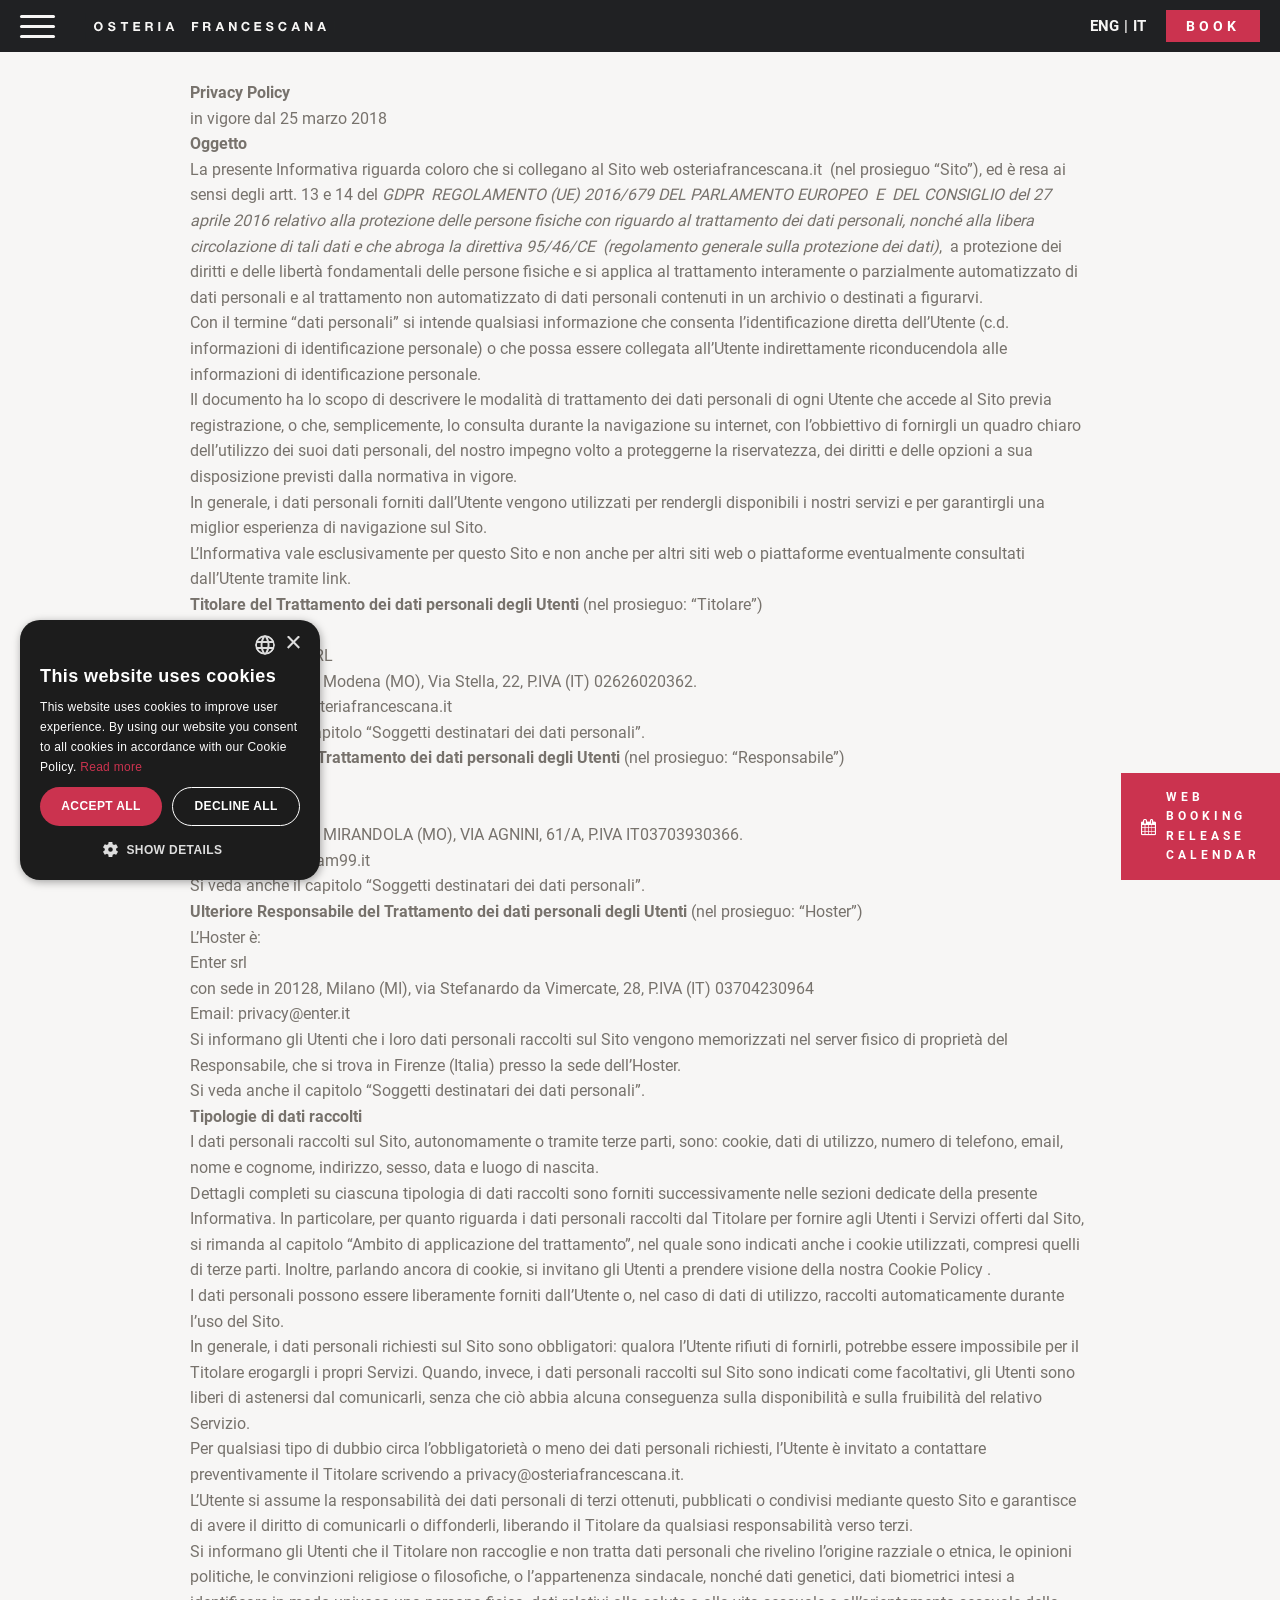
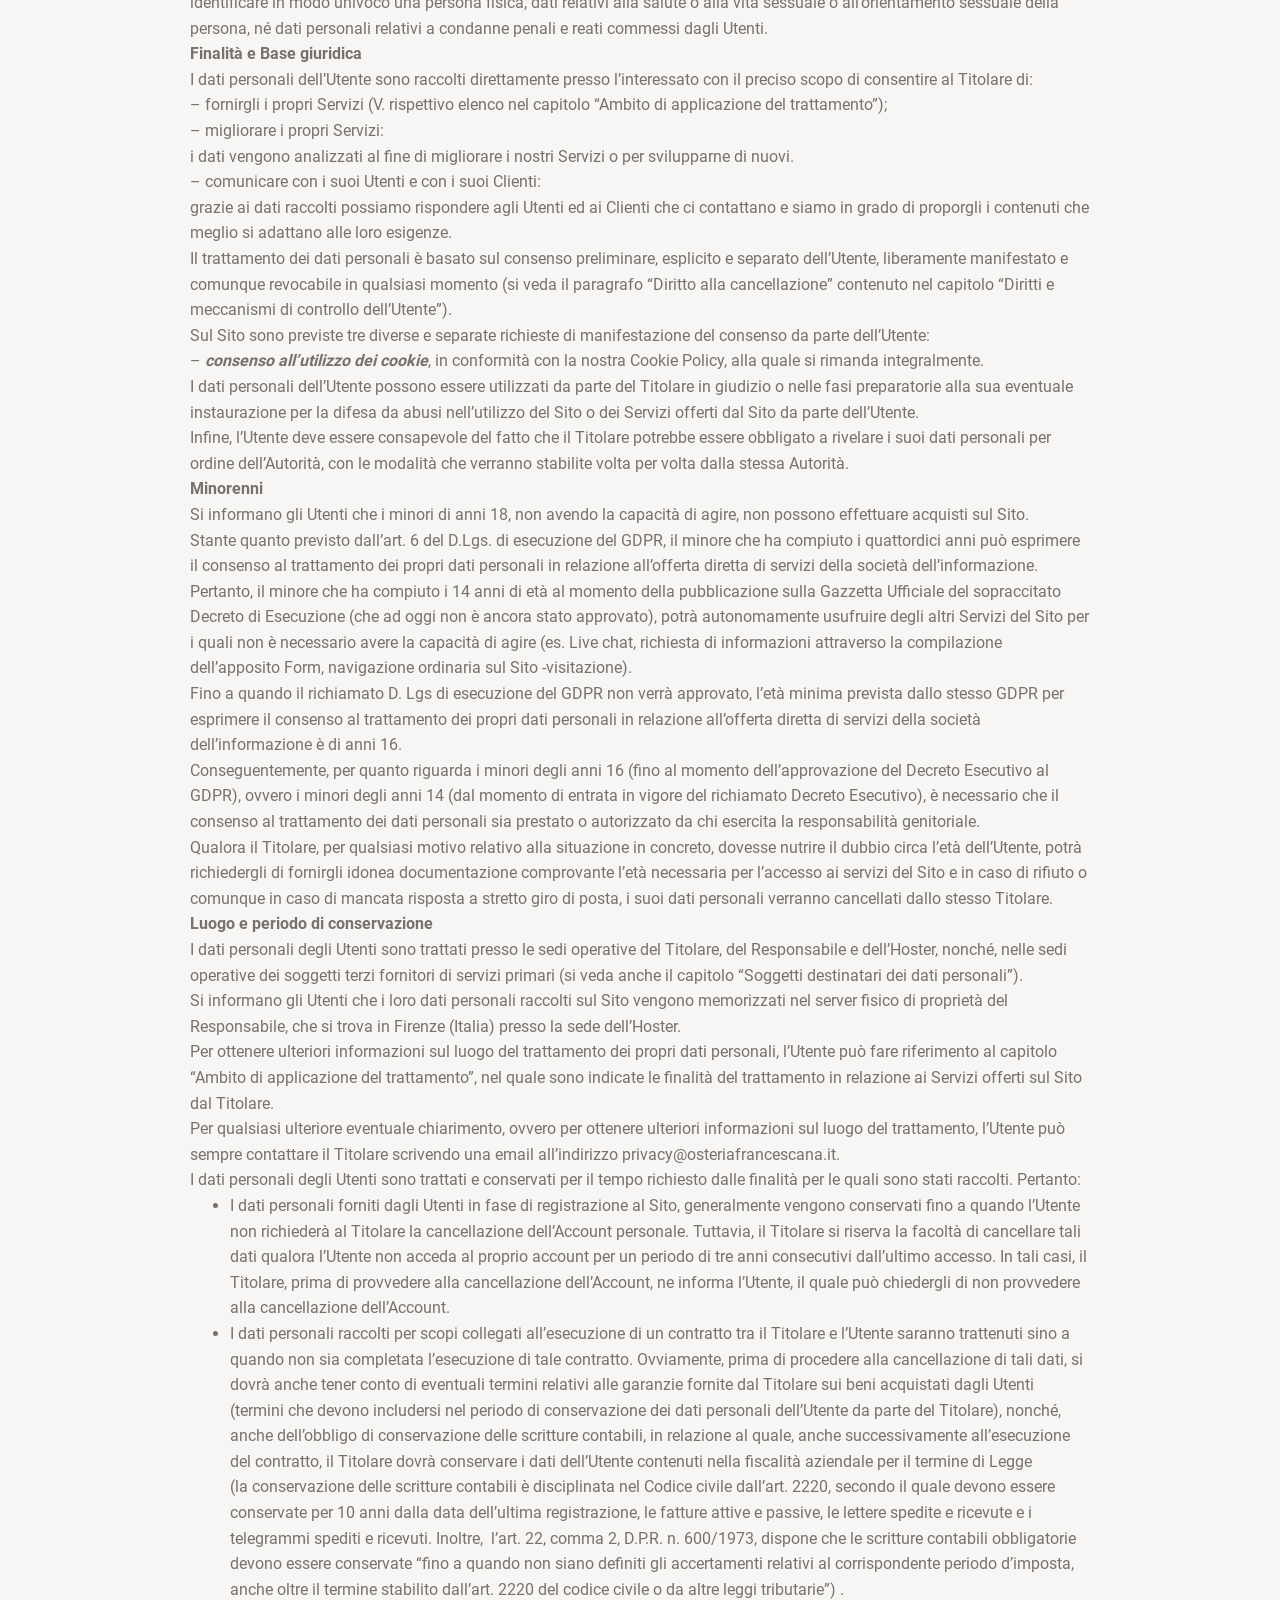
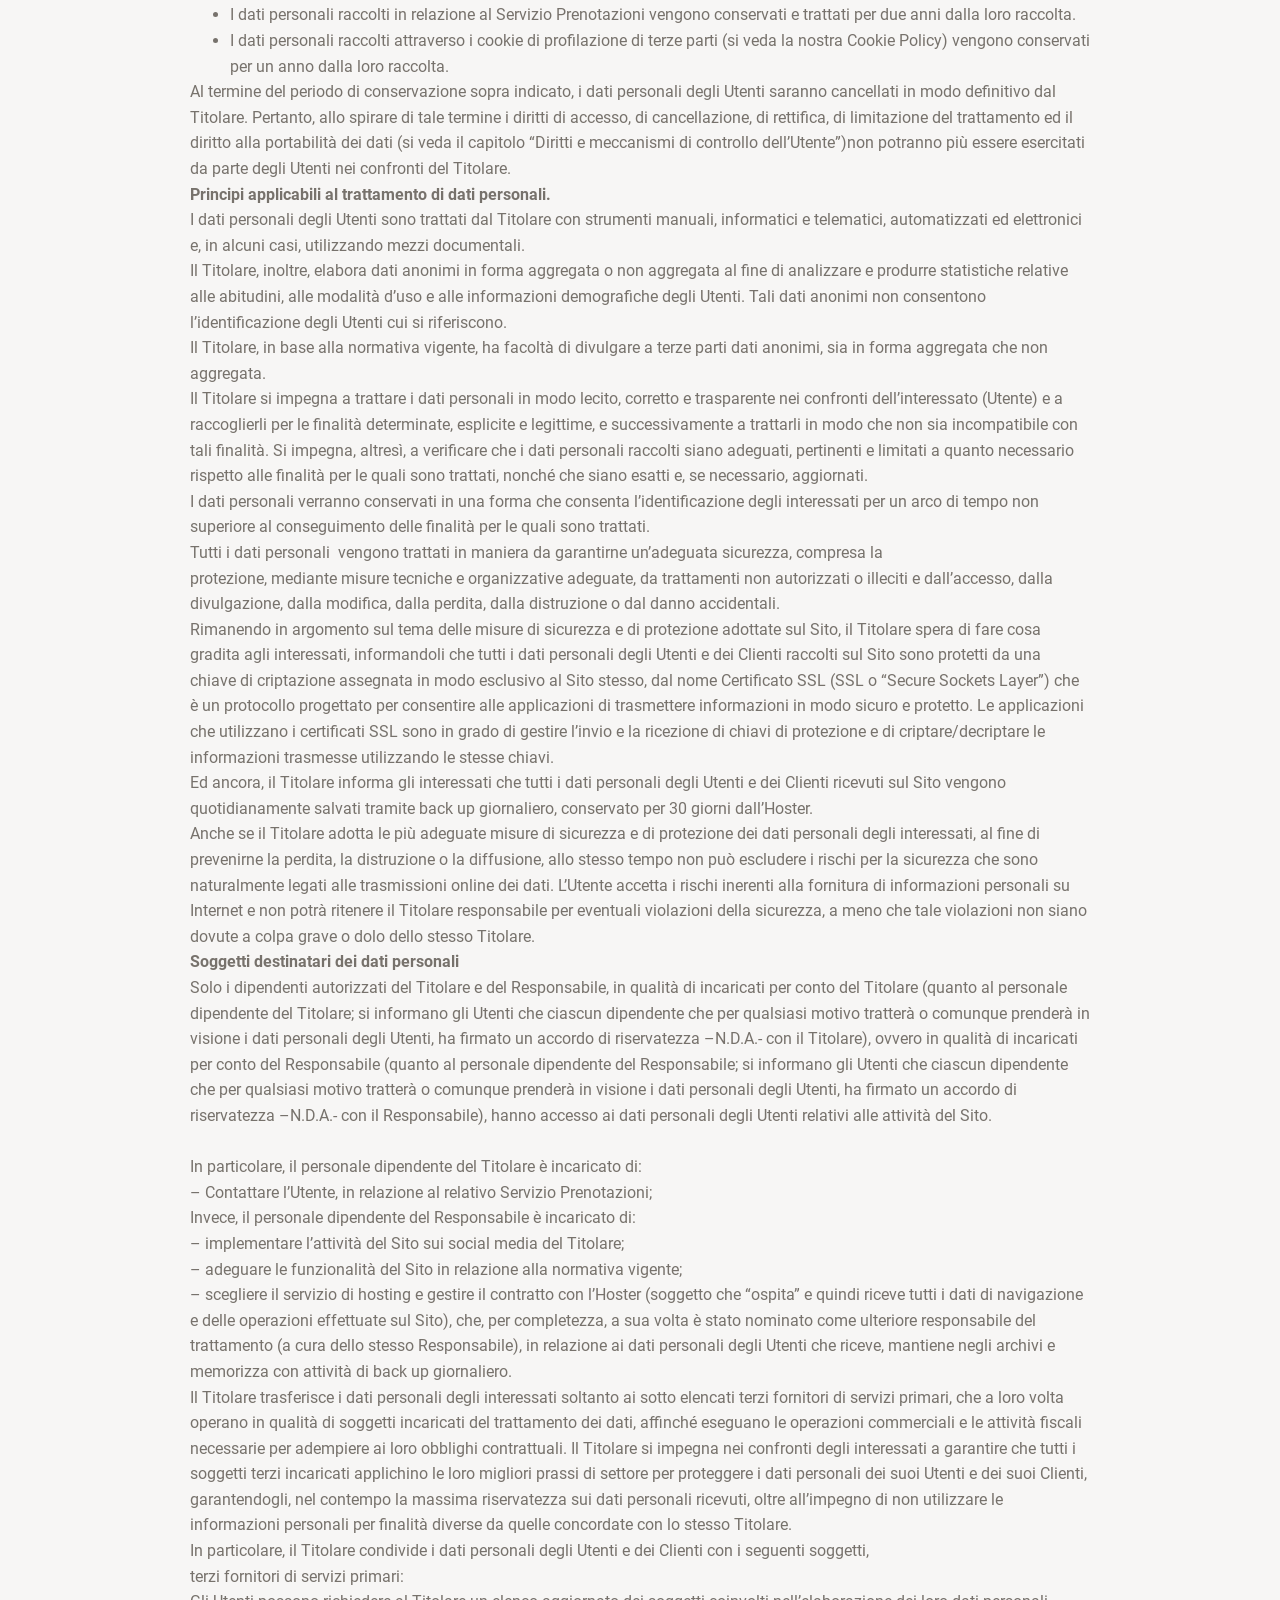
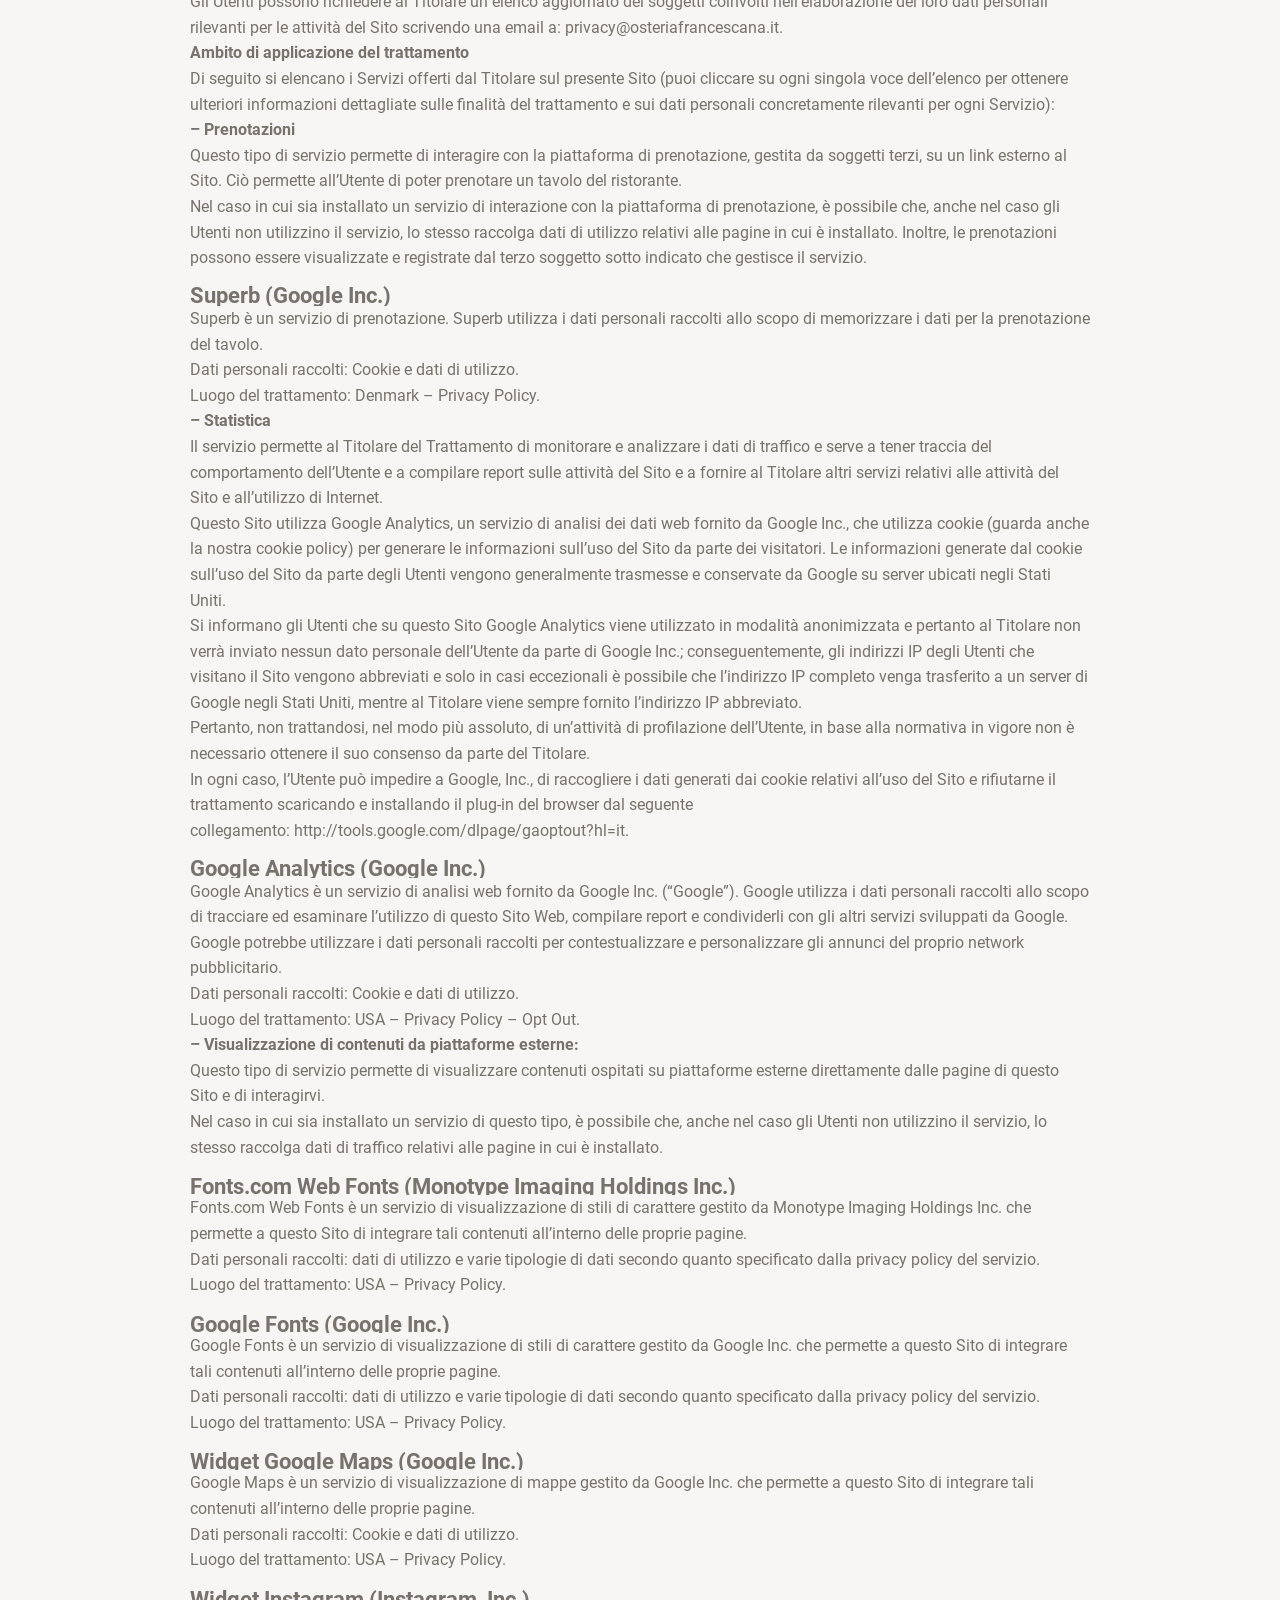
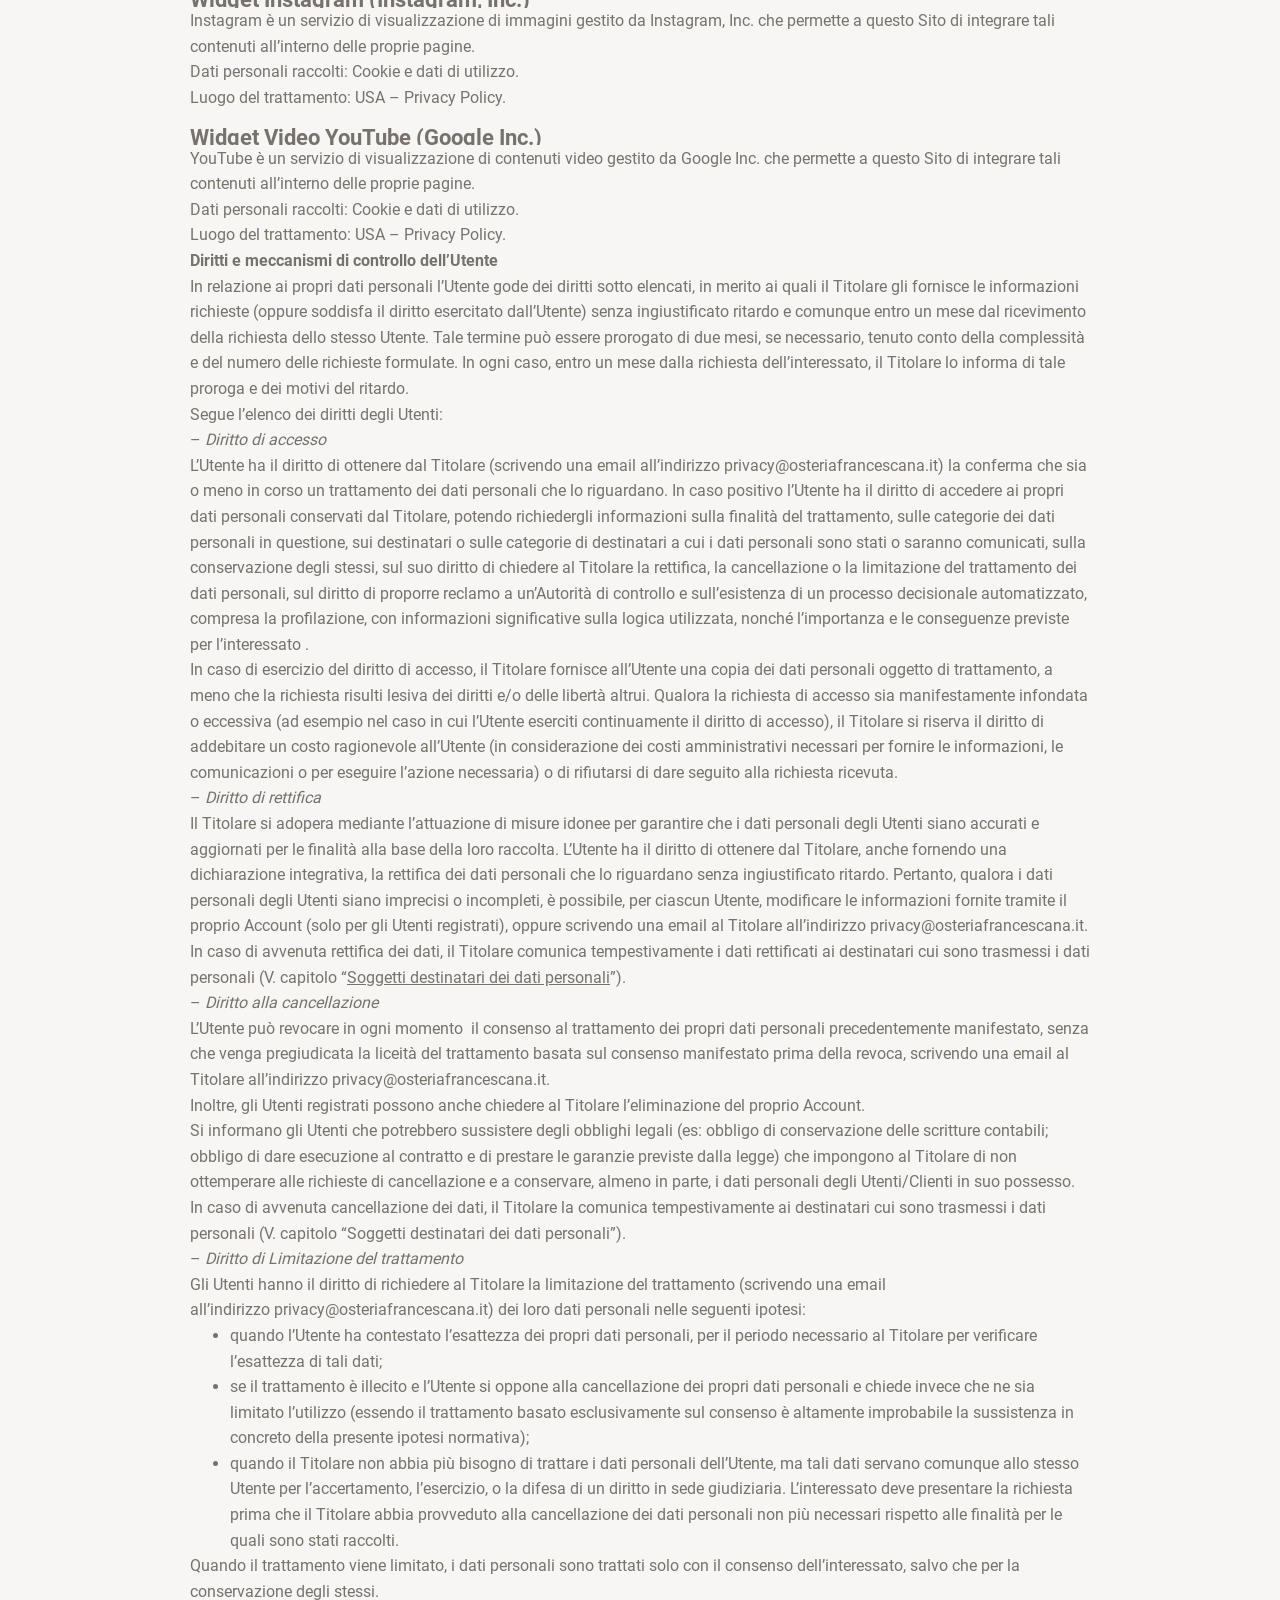
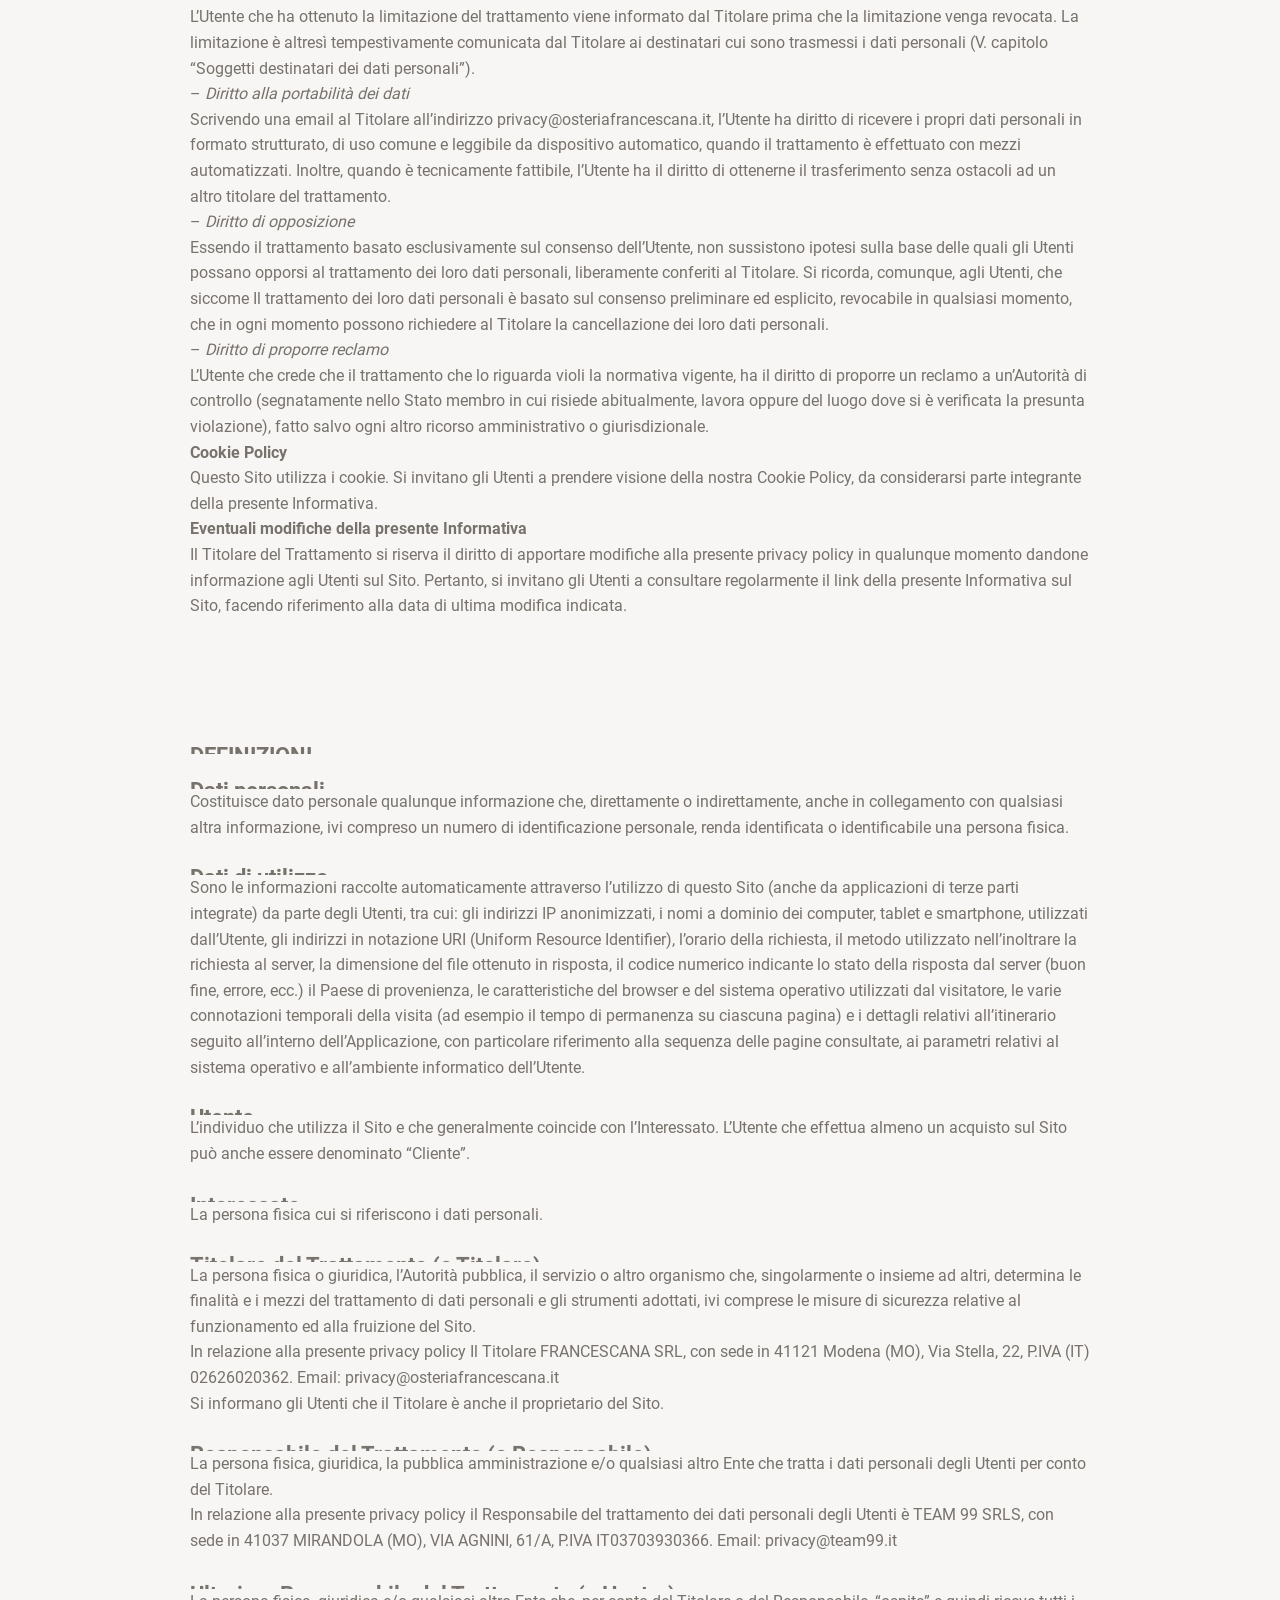
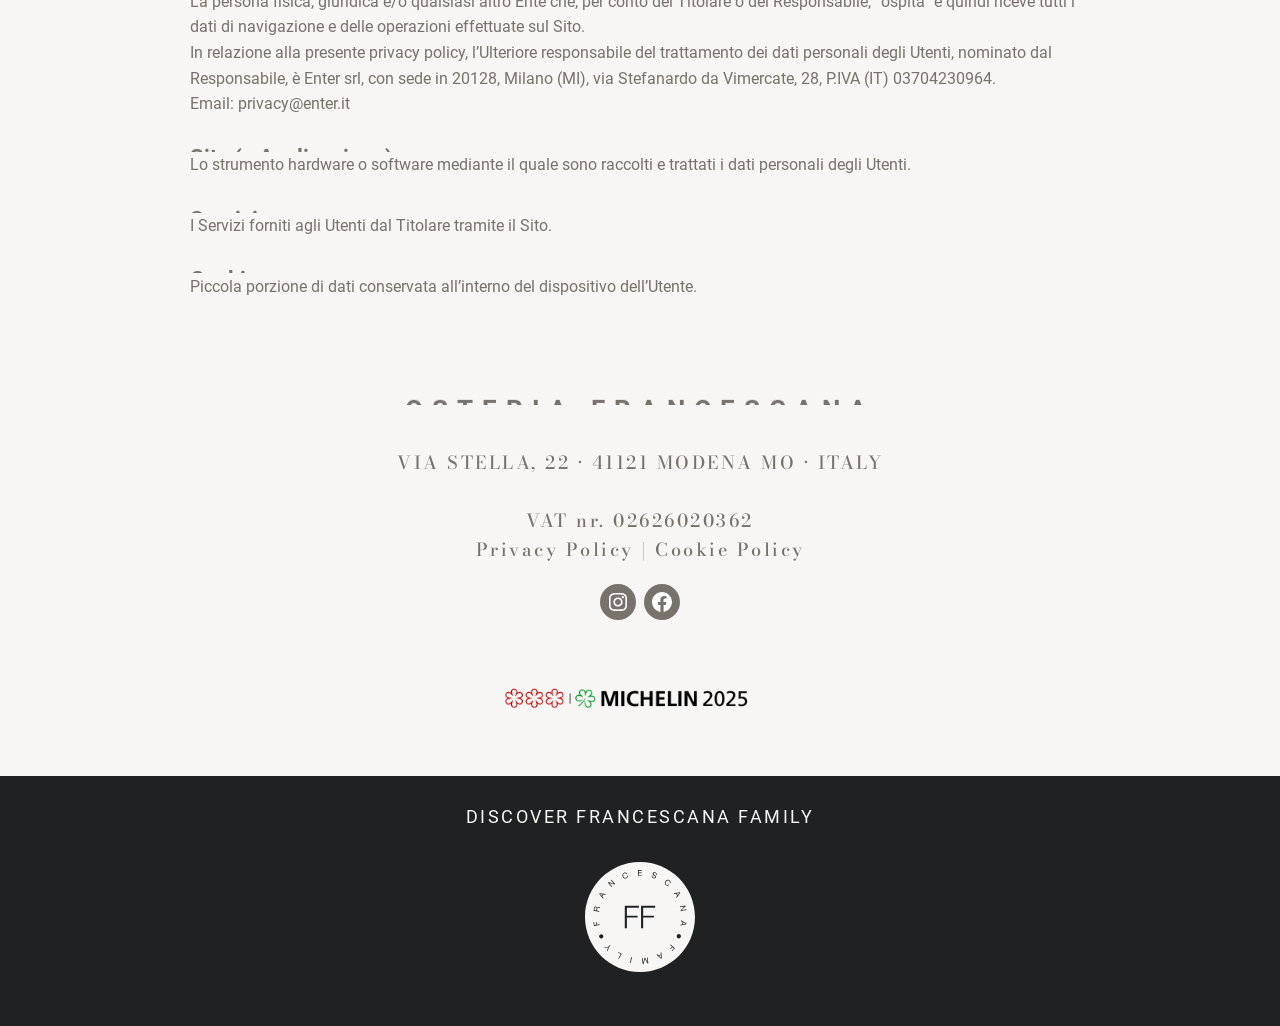
<file: privacy-policy/index.html>
<!DOCTYPE html><html lang="en-US" class=" js"><head>
	<meta charset="UTF-8">
	<meta name="viewport" content="width=device-width, initial-scale=1">
<meta name="robots" content="noindex, nofollow">
<link rel="alternate" hreflang="en" href="https://osteriafrancescana.it/privacy-policy/">
<link rel="alternate" hreflang="it" href="https://osteriafrancescana.it/it/privacy-policy/">
<link rel="alternate" hreflang="x-default" href="https://osteriafrancescana.it/privacy-policy/">
<!-- Google Tag Manager --> <script type="text/javascript" async="" src="../assets/js/23dd188a368a2999-170a5c3956e9a2e2d41e6bf09603fdb6.js"></script><script>(function(w,d,s,l,i){w[l]=w[l]||[];w[l].push({'gtm.start': new Date().getTime(),event:'gtm.js'});var f=d.getElementsByTagName(s)[0], j=d.createElement(s),dl=l!='dataLayer'?'&l='+l:'';j.async=true;j.src= 'https://www.googletagmanager.com/gtm.js?id='+i+dl;f.parentNode.insertBefore(j,f); })(window,document,'script','dataLayer','GTM-TWZLTD94');</script> <!-- End Google Tag Manager -->
	<!-- This site is optimized with the Yoast SEO plugin v27.2 - https://yoast.com/product/yoast-seo-wordpress/ -->
	<meta property="og:locale" content="en_US">
	<meta property="og:type" content="article">
	<meta property="og:title" content="Privacy Policy - OSTERIA FRANCESCANA">
	<meta property="og:description" content="Privacy Policy in vigore dal 25 marzo 2018 Oggetto La presente Informativa riguarda coloro che si collegano al Sito web osteriafrancescana.it &nbsp;(nel prosieguo “Sito”), ed è resa ai sensi degli artt.&nbsp;13&nbsp;e&nbsp;14&nbsp;del&nbsp;GDPR&nbsp; REGOLAMENTO (UE) 2016/679 DEL PARLAMENTO EUROPEO&nbsp; E&nbsp; DEL CONSIGLIO del 27 aprile 2016 relativo alla protezione delle persone fisiche con riguardo al trattamento dei […]">
	<meta property="og:url" content="https://osteriafrancescana.it/privacy-policy/">
	<meta property="og:site_name" content="OSTERIA FRANCESCANA">
	<meta property="article:publisher" content="https://www.facebook.com/FrancescanaFamily">
	<meta property="article:modified_time" content="2023-12-04T13:58:22+00:00">
	<meta property="og:image" content="/assets/images/c03e5ff84cde3d20-osteria-francescana-site-image.jpg">
	<meta property="og:image:width" content="1200">
	<meta property="og:image:height" content="675">
	<meta property="og:image:type" content="image/jpeg">
	<meta name="twitter:card" content="summary_large_image">
	<meta name="twitter:label1" content="Est. reading time">
	<meta name="twitter:data1" content="22 minutes">
	
	<!-- / Yoast SEO plugin. -->


<title>Privacy Policy - OSTERIA FRANCESCANA</title>
<link rel="dns-prefetch" href="https://ajax.googleapis.com/">
<link rel="dns-prefetch" href="https://maxcdn.bootstrapcdn.com/">
<link rel="alternate" type="application/rss+xml" title="OSTERIA FRANCESCANA » Feed" href="https://osteriafrancescana.it/feed/">
<link rel="alternate" type="application/rss+xml" title="OSTERIA FRANCESCANA » Comments Feed" href="https://osteriafrancescana.it/comments/feed/">
<link rel="alternate" type="application/rss+xml" title="OSTERIA FRANCESCANA » Privacy Policy Comments Feed" href="https://osteriafrancescana.it/privacy-policy/feed/">
<link rel="alternate" title="oEmbed (JSON)" type="application/json+oembed" href="https://osteriafrancescana.it/wp-json/oembed/1.0/embed?url=https%3A%2F%2Fosteriafrancescana.it%2Fprivacy-policy%2F">
<link rel="alternate" title="oEmbed (XML)" type="text/xml+oembed" href="https://osteriafrancescana.it/wp-json/oembed/1.0/embed?url=https%3A%2F%2Fosteriafrancescana.it%2Fprivacy-policy%2F&amp;format=xml">
<style id="wp-img-auto-sizes-contain-inline-css">
img:is([sizes=auto i],[sizes^="auto," i]){contain-intrinsic-size:3000px 1500px}
/*# sourceURL=wp-img-auto-sizes-contain-inline-css */
</style>
<link rel="stylesheet" id="formidable-css" href="../assets/css/ef2d50c0c108c932-formidableforms.css" media="all">
<style id="wp-block-separator-inline-css">
@charset "UTF-8";.wp-block-separator{border:none;border-top:2px solid}:root :where(.wp-block-separator.is-style-dots){height:auto;line-height:1;text-align:center}:root :where(.wp-block-separator.is-style-dots):before{color:currentColor;content:"···";font-family:serif;font-size:1.5em;letter-spacing:2em;padding-left:2em}.wp-block-separator.is-style-dots{background:none!important;border:none!important}
/*# sourceURL=https://osteriafrancescana.it/wp-includes/blocks/separator/style.min.css */
</style>
<style id="wp-block-separator-theme-inline-css">
.wp-block-separator.has-css-opacity{opacity:.4}.wp-block-separator{border:none;border-bottom:2px solid;margin-left:auto;margin-right:auto}.wp-block-separator.has-alpha-channel-opacity{opacity:1}.wp-block-separator:not(.is-style-wide):not(.is-style-dots){width:100px}.wp-block-separator.has-background:not(.is-style-dots){border-bottom:none;height:1px}.wp-block-separator.has-background:not(.is-style-wide):not(.is-style-dots){height:2px}
/*# sourceURL=https://osteriafrancescana.it/wp-includes/blocks/separator/theme.min.css */
</style>
<style id="wp-block-site-logo-inline-css">
.wp-block-site-logo{box-sizing:border-box;line-height:0}.wp-block-site-logo a{display:inline-block;line-height:0}.wp-block-site-logo.is-default-size img{height:auto;width:120px}.wp-block-site-logo img{height:auto;max-width:100%}.wp-block-site-logo a,.wp-block-site-logo img{border-radius:inherit}.wp-block-site-logo.aligncenter{margin-left:auto;margin-right:auto;text-align:center}:root :where(.wp-block-site-logo.is-style-rounded){border-radius:9999px}
/*# sourceURL=https://osteriafrancescana.it/wp-includes/blocks/site-logo/style.min.css */
</style>
<style id="wp-block-group-inline-css">
.wp-block-group{box-sizing:border-box}:where(.wp-block-group.wp-block-group-is-layout-constrained){position:relative}
/*# sourceURL=https://osteriafrancescana.it/wp-includes/blocks/group/style.min.css */
</style>
<style id="wp-block-group-theme-inline-css">
:where(.wp-block-group.has-background){padding:1.25em 2.375em}
/*# sourceURL=https://osteriafrancescana.it/wp-includes/blocks/group/theme.min.css */
</style>
<style id="wp-block-button-inline-css">
.wp-block-button__link{align-content:center;box-sizing:border-box;cursor:pointer;display:inline-block;height:100%;text-align:center;word-break:break-word}.wp-block-button__link.aligncenter{text-align:center}.wp-block-button__link.alignright{text-align:right}:where(.wp-block-button__link){border-radius:9999px;box-shadow:none;padding:calc(.667em + 2px) calc(1.333em + 2px);text-decoration:none}.wp-block-button[style*=text-decoration] .wp-block-button__link{text-decoration:inherit}.wp-block-buttons>.wp-block-button.has-custom-width{max-width:none}.wp-block-buttons>.wp-block-button.has-custom-width .wp-block-button__link{width:100%}.wp-block-buttons>.wp-block-button.has-custom-font-size .wp-block-button__link{font-size:inherit}.wp-block-buttons>.wp-block-button.wp-block-button__width-25{width:calc(25% - var(--wp--style--block-gap, .5em)*.75)}.wp-block-buttons>.wp-block-button.wp-block-button__width-50{width:calc(50% - var(--wp--style--block-gap, .5em)*.5)}.wp-block-buttons>.wp-block-button.wp-block-button__width-75{width:calc(75% - var(--wp--style--block-gap, .5em)*.25)}.wp-block-buttons>.wp-block-button.wp-block-button__width-100{flex-basis:100%;width:100%}.wp-block-buttons.is-vertical>.wp-block-button.wp-block-button__width-25{width:25%}.wp-block-buttons.is-vertical>.wp-block-button.wp-block-button__width-50{width:50%}.wp-block-buttons.is-vertical>.wp-block-button.wp-block-button__width-75{width:75%}.wp-block-button.is-style-squared,.wp-block-button__link.wp-block-button.is-style-squared{border-radius:0}.wp-block-button.no-border-radius,.wp-block-button__link.no-border-radius{border-radius:0!important}:root :where(.wp-block-button .wp-block-button__link.is-style-outline),:root :where(.wp-block-button.is-style-outline>.wp-block-button__link){border:2px solid;padding:.667em 1.333em}:root :where(.wp-block-button .wp-block-button__link.is-style-outline:not(.has-text-color)),:root :where(.wp-block-button.is-style-outline>.wp-block-button__link:not(.has-text-color)){color:currentColor}:root :where(.wp-block-button .wp-block-button__link.is-style-outline:not(.has-background)),:root :where(.wp-block-button.is-style-outline>.wp-block-button__link:not(.has-background)){background-color:initial;background-image:none}
/*# sourceURL=https://osteriafrancescana.it/wp-includes/blocks/button/style.min.css */
</style>
<style id="wp-block-buttons-inline-css">
.wp-block-buttons{box-sizing:border-box}.wp-block-buttons.is-vertical{flex-direction:column}.wp-block-buttons.is-vertical>.wp-block-button:last-child{margin-bottom:0}.wp-block-buttons>.wp-block-button{display:inline-block;margin:0}.wp-block-buttons.is-content-justification-left{justify-content:flex-start}.wp-block-buttons.is-content-justification-left.is-vertical{align-items:flex-start}.wp-block-buttons.is-content-justification-center{justify-content:center}.wp-block-buttons.is-content-justification-center.is-vertical{align-items:center}.wp-block-buttons.is-content-justification-right{justify-content:flex-end}.wp-block-buttons.is-content-justification-right.is-vertical{align-items:flex-end}.wp-block-buttons.is-content-justification-space-between{justify-content:space-between}.wp-block-buttons.aligncenter{text-align:center}.wp-block-buttons:not(.is-content-justification-space-between,.is-content-justification-right,.is-content-justification-left,.is-content-justification-center) .wp-block-button.aligncenter{margin-left:auto;margin-right:auto;width:100%}.wp-block-buttons[style*=text-decoration] .wp-block-button,.wp-block-buttons[style*=text-decoration] .wp-block-button__link{text-decoration:inherit}.wp-block-buttons.has-custom-font-size .wp-block-button__link{font-size:inherit}.wp-block-buttons .wp-block-button__link{width:100%}.wp-block-button.aligncenter{text-align:center}
/*# sourceURL=https://osteriafrancescana.it/wp-includes/blocks/buttons/style.min.css */
</style>
<style id="wp-block-columns-inline-css">
.wp-block-columns{box-sizing:border-box;display:flex;flex-wrap:wrap!important}@media (min-width:782px){.wp-block-columns{flex-wrap:nowrap!important}}.wp-block-columns{align-items:normal!important}.wp-block-columns.are-vertically-aligned-top{align-items:flex-start}.wp-block-columns.are-vertically-aligned-center{align-items:center}.wp-block-columns.are-vertically-aligned-bottom{align-items:flex-end}@media (max-width:781px){.wp-block-columns:not(.is-not-stacked-on-mobile)>.wp-block-column{flex-basis:100%!important}}@media (min-width:782px){.wp-block-columns:not(.is-not-stacked-on-mobile)>.wp-block-column{flex-basis:0;flex-grow:1}.wp-block-columns:not(.is-not-stacked-on-mobile)>.wp-block-column[style*=flex-basis]{flex-grow:0}}.wp-block-columns.is-not-stacked-on-mobile{flex-wrap:nowrap!important}.wp-block-columns.is-not-stacked-on-mobile>.wp-block-column{flex-basis:0;flex-grow:1}.wp-block-columns.is-not-stacked-on-mobile>.wp-block-column[style*=flex-basis]{flex-grow:0}:where(.wp-block-columns){margin-bottom:1.75em}:where(.wp-block-columns.has-background){padding:1.25em 2.375em}.wp-block-column{flex-grow:1;min-width:0;overflow-wrap:break-word;word-break:break-word}.wp-block-column.is-vertically-aligned-top{align-self:flex-start}.wp-block-column.is-vertically-aligned-center{align-self:center}.wp-block-column.is-vertically-aligned-bottom{align-self:flex-end}.wp-block-column.is-vertically-aligned-stretch{align-self:stretch}.wp-block-column.is-vertically-aligned-bottom,.wp-block-column.is-vertically-aligned-center,.wp-block-column.is-vertically-aligned-top{width:100%}
/*# sourceURL=https://osteriafrancescana.it/wp-includes/blocks/columns/style.min.css */
</style>
<style id="wp-block-spacer-inline-css">
.wp-block-spacer{clear:both}
/*# sourceURL=https://osteriafrancescana.it/wp-includes/blocks/spacer/style.min.css */
</style>
<style id="wp-block-template-part-theme-inline-css">
:root :where(.wp-block-template-part.has-background){margin-bottom:0;margin-top:0;padding:1.25em 2.375em}
/*# sourceURL=https://osteriafrancescana.it/wp-includes/blocks/template-part/theme.min.css */
</style>
<style id="wp-block-paragraph-inline-css">
.is-small-text{font-size:.875em}.is-regular-text{font-size:1em}.is-large-text{font-size:2.25em}.is-larger-text{font-size:3em}.has-drop-cap:not(:focus):first-letter{float:left;font-size:8.4em;font-style:normal;font-weight:100;line-height:.68;margin:.05em .1em 0 0;text-transform:uppercase}body.rtl .has-drop-cap:not(:focus):first-letter{float:none;margin-left:.1em}p.has-drop-cap.has-background{overflow:hidden}:root :where(p.has-background){padding:1.25em 2.375em}:where(p.has-text-color:not(.has-link-color)) a{color:inherit}p.has-text-align-left[style*="writing-mode:vertical-lr"],p.has-text-align-right[style*="writing-mode:vertical-rl"]{rotate:180deg}
/*# sourceURL=https://osteriafrancescana.it/wp-includes/blocks/paragraph/style.min.css */
</style>
<style id="wp-block-list-inline-css">
ol,ul{box-sizing:border-box}:root :where(.wp-block-list.has-background){padding:1.25em 2.375em}
/*# sourceURL=https://osteriafrancescana.it/wp-includes/blocks/list/style.min.css */
</style>
<style id="wp-block-heading-inline-css">
h1:where(.wp-block-heading).has-background,h2:where(.wp-block-heading).has-background,h3:where(.wp-block-heading).has-background,h4:where(.wp-block-heading).has-background,h5:where(.wp-block-heading).has-background,h6:where(.wp-block-heading).has-background{padding:1.25em 2.375em}h1.has-text-align-left[style*=writing-mode]:where([style*=vertical-lr]),h1.has-text-align-right[style*=writing-mode]:where([style*=vertical-rl]),h2.has-text-align-left[style*=writing-mode]:where([style*=vertical-lr]),h2.has-text-align-right[style*=writing-mode]:where([style*=vertical-rl]),h3.has-text-align-left[style*=writing-mode]:where([style*=vertical-lr]),h3.has-text-align-right[style*=writing-mode]:where([style*=vertical-rl]),h4.has-text-align-left[style*=writing-mode]:where([style*=vertical-lr]),h4.has-text-align-right[style*=writing-mode]:where([style*=vertical-rl]),h5.has-text-align-left[style*=writing-mode]:where([style*=vertical-lr]),h5.has-text-align-right[style*=writing-mode]:where([style*=vertical-rl]),h6.has-text-align-left[style*=writing-mode]:where([style*=vertical-lr]),h6.has-text-align-right[style*=writing-mode]:where([style*=vertical-rl]){rotate:180deg}
/*# sourceURL=https://osteriafrancescana.it/wp-includes/blocks/heading/style.min.css */
</style>
<style id="wp-block-post-content-inline-css">
.wp-block-post-content{display:flow-root}
/*# sourceURL=https://osteriafrancescana.it/wp-includes/blocks/post-content/style.min.css */
</style>
<style id="wp-block-social-links-inline-css">
.wp-block-social-links{background:none;box-sizing:border-box;margin-left:0;padding-left:0;padding-right:0;text-indent:0}.wp-block-social-links .wp-social-link a,.wp-block-social-links .wp-social-link a:hover{border-bottom:0;box-shadow:none;text-decoration:none}.wp-block-social-links .wp-social-link svg{height:1em;width:1em}.wp-block-social-links .wp-social-link span:not(.screen-reader-text){font-size:.65em;margin-left:.5em;margin-right:.5em}.wp-block-social-links.has-small-icon-size{font-size:16px}.wp-block-social-links,.wp-block-social-links.has-normal-icon-size{font-size:24px}.wp-block-social-links.has-large-icon-size{font-size:36px}.wp-block-social-links.has-huge-icon-size{font-size:48px}.wp-block-social-links.aligncenter{display:flex;justify-content:center}.wp-block-social-links.alignright{justify-content:flex-end}.wp-block-social-link{border-radius:9999px;display:block}@media not (prefers-reduced-motion){.wp-block-social-link{transition:transform .1s ease}}.wp-block-social-link{height:auto}.wp-block-social-link a{align-items:center;display:flex;line-height:0}.wp-block-social-link:hover{transform:scale(1.1)}.wp-block-social-links .wp-block-social-link.wp-social-link{display:inline-block;margin:0;padding:0}.wp-block-social-links .wp-block-social-link.wp-social-link .wp-block-social-link-anchor,.wp-block-social-links .wp-block-social-link.wp-social-link .wp-block-social-link-anchor svg,.wp-block-social-links .wp-block-social-link.wp-social-link .wp-block-social-link-anchor:active,.wp-block-social-links .wp-block-social-link.wp-social-link .wp-block-social-link-anchor:hover,.wp-block-social-links .wp-block-social-link.wp-social-link .wp-block-social-link-anchor:visited{color:currentColor;fill:currentColor}:where(.wp-block-social-links:not(.is-style-logos-only)) .wp-social-link{background-color:#f0f0f0;color:#444}:where(.wp-block-social-links:not(.is-style-logos-only)) .wp-social-link-amazon{background-color:#f90;color:#fff}:where(.wp-block-social-links:not(.is-style-logos-only)) .wp-social-link-bandcamp{background-color:#1ea0c3;color:#fff}:where(.wp-block-social-links:not(.is-style-logos-only)) .wp-social-link-behance{background-color:#0757fe;color:#fff}:where(.wp-block-social-links:not(.is-style-logos-only)) .wp-social-link-bluesky{background-color:#0a7aff;color:#fff}:where(.wp-block-social-links:not(.is-style-logos-only)) .wp-social-link-codepen{background-color:#1e1f26;color:#fff}:where(.wp-block-social-links:not(.is-style-logos-only)) .wp-social-link-deviantart{background-color:#02e49b;color:#fff}:where(.wp-block-social-links:not(.is-style-logos-only)) .wp-social-link-discord{background-color:#5865f2;color:#fff}:where(.wp-block-social-links:not(.is-style-logos-only)) .wp-social-link-dribbble{background-color:#e94c89;color:#fff}:where(.wp-block-social-links:not(.is-style-logos-only)) .wp-social-link-dropbox{background-color:#4280ff;color:#fff}:where(.wp-block-social-links:not(.is-style-logos-only)) .wp-social-link-etsy{background-color:#f45800;color:#fff}:where(.wp-block-social-links:not(.is-style-logos-only)) .wp-social-link-facebook{background-color:#0866ff;color:#fff}:where(.wp-block-social-links:not(.is-style-logos-only)) .wp-social-link-fivehundredpx{background-color:#000;color:#fff}:where(.wp-block-social-links:not(.is-style-logos-only)) .wp-social-link-flickr{background-color:#0461dd;color:#fff}:where(.wp-block-social-links:not(.is-style-logos-only)) .wp-social-link-foursquare{background-color:#e65678;color:#fff}:where(.wp-block-social-links:not(.is-style-logos-only)) .wp-social-link-github{background-color:#24292d;color:#fff}:where(.wp-block-social-links:not(.is-style-logos-only)) .wp-social-link-goodreads{background-color:#eceadd;color:#382110}:where(.wp-block-social-links:not(.is-style-logos-only)) .wp-social-link-google{background-color:#ea4434;color:#fff}:where(.wp-block-social-links:not(.is-style-logos-only)) .wp-social-link-gravatar{background-color:#1d4fc4;color:#fff}:where(.wp-block-social-links:not(.is-style-logos-only)) .wp-social-link-instagram{background-color:#f00075;color:#fff}:where(.wp-block-social-links:not(.is-style-logos-only)) .wp-social-link-lastfm{background-color:#e21b24;color:#fff}:where(.wp-block-social-links:not(.is-style-logos-only)) .wp-social-link-linkedin{background-color:#0d66c2;color:#fff}:where(.wp-block-social-links:not(.is-style-logos-only)) .wp-social-link-mastodon{background-color:#3288d4;color:#fff}:where(.wp-block-social-links:not(.is-style-logos-only)) .wp-social-link-medium{background-color:#000;color:#fff}:where(.wp-block-social-links:not(.is-style-logos-only)) .wp-social-link-meetup{background-color:#f6405f;color:#fff}:where(.wp-block-social-links:not(.is-style-logos-only)) .wp-social-link-patreon{background-color:#000;color:#fff}:where(.wp-block-social-links:not(.is-style-logos-only)) .wp-social-link-pinterest{background-color:#e60122;color:#fff}:where(.wp-block-social-links:not(.is-style-logos-only)) .wp-social-link-pocket{background-color:#ef4155;color:#fff}:where(.wp-block-social-links:not(.is-style-logos-only)) .wp-social-link-reddit{background-color:#ff4500;color:#fff}:where(.wp-block-social-links:not(.is-style-logos-only)) .wp-social-link-skype{background-color:#0478d7;color:#fff}:where(.wp-block-social-links:not(.is-style-logos-only)) .wp-social-link-snapchat{background-color:#fefc00;color:#fff;stroke:#000}:where(.wp-block-social-links:not(.is-style-logos-only)) .wp-social-link-soundcloud{background-color:#ff5600;color:#fff}:where(.wp-block-social-links:not(.is-style-logos-only)) .wp-social-link-spotify{background-color:#1bd760;color:#fff}:where(.wp-block-social-links:not(.is-style-logos-only)) .wp-social-link-telegram{background-color:#2aabee;color:#fff}:where(.wp-block-social-links:not(.is-style-logos-only)) .wp-social-link-threads{background-color:#000;color:#fff}:where(.wp-block-social-links:not(.is-style-logos-only)) .wp-social-link-tiktok{background-color:#000;color:#fff}:where(.wp-block-social-links:not(.is-style-logos-only)) .wp-social-link-tumblr{background-color:#011835;color:#fff}:where(.wp-block-social-links:not(.is-style-logos-only)) .wp-social-link-twitch{background-color:#6440a4;color:#fff}:where(.wp-block-social-links:not(.is-style-logos-only)) .wp-social-link-twitter{background-color:#1da1f2;color:#fff}:where(.wp-block-social-links:not(.is-style-logos-only)) .wp-social-link-vimeo{background-color:#1eb7ea;color:#fff}:where(.wp-block-social-links:not(.is-style-logos-only)) .wp-social-link-vk{background-color:#4680c2;color:#fff}:where(.wp-block-social-links:not(.is-style-logos-only)) .wp-social-link-wordpress{background-color:#3499cd;color:#fff}:where(.wp-block-social-links:not(.is-style-logos-only)) .wp-social-link-whatsapp{background-color:#25d366;color:#fff}:where(.wp-block-social-links:not(.is-style-logos-only)) .wp-social-link-x{background-color:#000;color:#fff}:where(.wp-block-social-links:not(.is-style-logos-only)) .wp-social-link-yelp{background-color:#d32422;color:#fff}:where(.wp-block-social-links:not(.is-style-logos-only)) .wp-social-link-youtube{background-color:red;color:#fff}:where(.wp-block-social-links.is-style-logos-only) .wp-social-link{background:none}:where(.wp-block-social-links.is-style-logos-only) .wp-social-link svg{height:1.25em;width:1.25em}:where(.wp-block-social-links.is-style-logos-only) .wp-social-link-amazon{color:#f90}:where(.wp-block-social-links.is-style-logos-only) .wp-social-link-bandcamp{color:#1ea0c3}:where(.wp-block-social-links.is-style-logos-only) .wp-social-link-behance{color:#0757fe}:where(.wp-block-social-links.is-style-logos-only) .wp-social-link-bluesky{color:#0a7aff}:where(.wp-block-social-links.is-style-logos-only) .wp-social-link-codepen{color:#1e1f26}:where(.wp-block-social-links.is-style-logos-only) .wp-social-link-deviantart{color:#02e49b}:where(.wp-block-social-links.is-style-logos-only) .wp-social-link-discord{color:#5865f2}:where(.wp-block-social-links.is-style-logos-only) .wp-social-link-dribbble{color:#e94c89}:where(.wp-block-social-links.is-style-logos-only) .wp-social-link-dropbox{color:#4280ff}:where(.wp-block-social-links.is-style-logos-only) .wp-social-link-etsy{color:#f45800}:where(.wp-block-social-links.is-style-logos-only) .wp-social-link-facebook{color:#0866ff}:where(.wp-block-social-links.is-style-logos-only) .wp-social-link-fivehundredpx{color:#000}:where(.wp-block-social-links.is-style-logos-only) .wp-social-link-flickr{color:#0461dd}:where(.wp-block-social-links.is-style-logos-only) .wp-social-link-foursquare{color:#e65678}:where(.wp-block-social-links.is-style-logos-only) .wp-social-link-github{color:#24292d}:where(.wp-block-social-links.is-style-logos-only) .wp-social-link-goodreads{color:#382110}:where(.wp-block-social-links.is-style-logos-only) .wp-social-link-google{color:#ea4434}:where(.wp-block-social-links.is-style-logos-only) .wp-social-link-gravatar{color:#1d4fc4}:where(.wp-block-social-links.is-style-logos-only) .wp-social-link-instagram{color:#f00075}:where(.wp-block-social-links.is-style-logos-only) .wp-social-link-lastfm{color:#e21b24}:where(.wp-block-social-links.is-style-logos-only) .wp-social-link-linkedin{color:#0d66c2}:where(.wp-block-social-links.is-style-logos-only) .wp-social-link-mastodon{color:#3288d4}:where(.wp-block-social-links.is-style-logos-only) .wp-social-link-medium{color:#000}:where(.wp-block-social-links.is-style-logos-only) .wp-social-link-meetup{color:#f6405f}:where(.wp-block-social-links.is-style-logos-only) .wp-social-link-patreon{color:#000}:where(.wp-block-social-links.is-style-logos-only) .wp-social-link-pinterest{color:#e60122}:where(.wp-block-social-links.is-style-logos-only) .wp-social-link-pocket{color:#ef4155}:where(.wp-block-social-links.is-style-logos-only) .wp-social-link-reddit{color:#ff4500}:where(.wp-block-social-links.is-style-logos-only) .wp-social-link-skype{color:#0478d7}:where(.wp-block-social-links.is-style-logos-only) .wp-social-link-snapchat{color:#fff;stroke:#000}:where(.wp-block-social-links.is-style-logos-only) .wp-social-link-soundcloud{color:#ff5600}:where(.wp-block-social-links.is-style-logos-only) .wp-social-link-spotify{color:#1bd760}:where(.wp-block-social-links.is-style-logos-only) .wp-social-link-telegram{color:#2aabee}:where(.wp-block-social-links.is-style-logos-only) .wp-social-link-threads{color:#000}:where(.wp-block-social-links.is-style-logos-only) .wp-social-link-tiktok{color:#000}:where(.wp-block-social-links.is-style-logos-only) .wp-social-link-tumblr{color:#011835}:where(.wp-block-social-links.is-style-logos-only) .wp-social-link-twitch{color:#6440a4}:where(.wp-block-social-links.is-style-logos-only) .wp-social-link-twitter{color:#1da1f2}:where(.wp-block-social-links.is-style-logos-only) .wp-social-link-vimeo{color:#1eb7ea}:where(.wp-block-social-links.is-style-logos-only) .wp-social-link-vk{color:#4680c2}:where(.wp-block-social-links.is-style-logos-only) .wp-social-link-whatsapp{color:#25d366}:where(.wp-block-social-links.is-style-logos-only) .wp-social-link-wordpress{color:#3499cd}:where(.wp-block-social-links.is-style-logos-only) .wp-social-link-x{color:#000}:where(.wp-block-social-links.is-style-logos-only) .wp-social-link-yelp{color:#d32422}:where(.wp-block-social-links.is-style-logos-only) .wp-social-link-youtube{color:red}.wp-block-social-links.is-style-pill-shape .wp-social-link{width:auto}:root :where(.wp-block-social-links .wp-social-link a){padding:.25em}:root :where(.wp-block-social-links.is-style-logos-only .wp-social-link a){padding:0}:root :where(.wp-block-social-links.is-style-pill-shape .wp-social-link a){padding-left:.6666666667em;padding-right:.6666666667em}.wp-block-social-links:not(.has-icon-color):not(.has-icon-background-color) .wp-social-link-snapchat .wp-block-social-link-label{color:#000}
/*# sourceURL=https://osteriafrancescana.it/wp-includes/blocks/social-links/style.min.css */
</style>
<style id="wp-block-image-inline-css">
.wp-block-image>a,.wp-block-image>figure>a{display:inline-block}.wp-block-image img{box-sizing:border-box;height:auto;max-width:100%;vertical-align:bottom}@media not (prefers-reduced-motion){.wp-block-image img.hide{visibility:hidden}.wp-block-image img.show{animation:show-content-image .4s}}.wp-block-image[style*=border-radius] img,.wp-block-image[style*=border-radius]>a{border-radius:inherit}.wp-block-image.has-custom-border img{box-sizing:border-box}.wp-block-image.aligncenter{text-align:center}.wp-block-image.alignfull>a,.wp-block-image.alignwide>a{width:100%}.wp-block-image.alignfull img,.wp-block-image.alignwide img{height:auto;width:100%}.wp-block-image .aligncenter,.wp-block-image .alignleft,.wp-block-image .alignright,.wp-block-image.aligncenter,.wp-block-image.alignleft,.wp-block-image.alignright{display:table}.wp-block-image .aligncenter>figcaption,.wp-block-image .alignleft>figcaption,.wp-block-image .alignright>figcaption,.wp-block-image.aligncenter>figcaption,.wp-block-image.alignleft>figcaption,.wp-block-image.alignright>figcaption{caption-side:bottom;display:table-caption}.wp-block-image .alignleft{float:left;margin:.5em 1em .5em 0}.wp-block-image .alignright{float:right;margin:.5em 0 .5em 1em}.wp-block-image .aligncenter{margin-left:auto;margin-right:auto}.wp-block-image :where(figcaption){margin-bottom:1em;margin-top:.5em}.wp-block-image.is-style-circle-mask img{border-radius:9999px}@supports ((-webkit-mask-image:none) or (mask-image:none)) or (-webkit-mask-image:none){.wp-block-image.is-style-circle-mask img{border-radius:0;-webkit-mask-image:url('data:image/svg+xml;utf8,<svg viewBox="0 0 100 100" xmlns="http://www.w3.org/2000/svg"><circle cx="50" cy="50" r="50"/></svg>');mask-image:url('data:image/svg+xml;utf8,<svg viewBox="0 0 100 100" xmlns="http://www.w3.org/2000/svg"><circle cx="50" cy="50" r="50"/></svg>');mask-mode:alpha;-webkit-mask-position:center;mask-position:center;-webkit-mask-repeat:no-repeat;mask-repeat:no-repeat;-webkit-mask-size:contain;mask-size:contain}}:root :where(.wp-block-image.is-style-rounded img,.wp-block-image .is-style-rounded img){border-radius:9999px}.wp-block-image figure{margin:0}.wp-lightbox-container{display:flex;flex-direction:column;position:relative}.wp-lightbox-container img{cursor:zoom-in}.wp-lightbox-container img:hover+button{opacity:1}.wp-lightbox-container button{align-items:center;backdrop-filter:blur(16px) saturate(180%);background-color:#5a5a5a40;border:none;border-radius:4px;cursor:zoom-in;display:flex;height:20px;justify-content:center;opacity:0;padding:0;position:absolute;right:16px;text-align:center;top:16px;width:20px;z-index:100}@media not (prefers-reduced-motion){.wp-lightbox-container button{transition:opacity .2s ease}}.wp-lightbox-container button:focus-visible{outline:3px auto #5a5a5a40;outline:3px auto -webkit-focus-ring-color;outline-offset:3px}.wp-lightbox-container button:hover{cursor:pointer;opacity:1}.wp-lightbox-container button:focus{opacity:1}.wp-lightbox-container button:focus,.wp-lightbox-container button:hover,.wp-lightbox-container button:not(:hover):not(:active):not(.has-background){background-color:#5a5a5a40;border:none}.wp-lightbox-overlay{box-sizing:border-box;cursor:zoom-out;height:100vh;left:0;overflow:hidden;position:fixed;top:0;visibility:hidden;width:100%;z-index:100000}.wp-lightbox-overlay .close-button{align-items:center;cursor:pointer;display:flex;justify-content:center;min-height:40px;min-width:40px;padding:0;position:absolute;right:calc(env(safe-area-inset-right) + 16px);top:calc(env(safe-area-inset-top) + 16px);z-index:5000000}.wp-lightbox-overlay .close-button:focus,.wp-lightbox-overlay .close-button:hover,.wp-lightbox-overlay .close-button:not(:hover):not(:active):not(.has-background){background:none;border:none}.wp-lightbox-overlay .lightbox-image-container{height:var(--wp--lightbox-container-height);left:50%;overflow:hidden;position:absolute;top:50%;transform:translate(-50%,-50%);transform-origin:top left;width:var(--wp--lightbox-container-width);z-index:9999999999}.wp-lightbox-overlay .wp-block-image{align-items:center;box-sizing:border-box;display:flex;height:100%;justify-content:center;margin:0;position:relative;transform-origin:0 0;width:100%;z-index:3000000}.wp-lightbox-overlay .wp-block-image img{height:var(--wp--lightbox-image-height);min-height:var(--wp--lightbox-image-height);min-width:var(--wp--lightbox-image-width);width:var(--wp--lightbox-image-width)}.wp-lightbox-overlay .wp-block-image figcaption{display:none}.wp-lightbox-overlay button{background:none;border:none}.wp-lightbox-overlay .scrim{background-color:#fff;height:100%;opacity:.9;position:absolute;width:100%;z-index:2000000}.wp-lightbox-overlay.active{visibility:visible}@media not (prefers-reduced-motion){.wp-lightbox-overlay.active{animation:turn-on-visibility .25s both}.wp-lightbox-overlay.active img{animation:turn-on-visibility .35s both}.wp-lightbox-overlay.show-closing-animation:not(.active){animation:turn-off-visibility .35s both}.wp-lightbox-overlay.show-closing-animation:not(.active) img{animation:turn-off-visibility .25s both}.wp-lightbox-overlay.zoom.active{animation:none;opacity:1;visibility:visible}.wp-lightbox-overlay.zoom.active .lightbox-image-container{animation:lightbox-zoom-in .4s}.wp-lightbox-overlay.zoom.active .lightbox-image-container img{animation:none}.wp-lightbox-overlay.zoom.active .scrim{animation:turn-on-visibility .4s forwards}.wp-lightbox-overlay.zoom.show-closing-animation:not(.active){animation:none}.wp-lightbox-overlay.zoom.show-closing-animation:not(.active) .lightbox-image-container{animation:lightbox-zoom-out .4s}.wp-lightbox-overlay.zoom.show-closing-animation:not(.active) .lightbox-image-container img{animation:none}.wp-lightbox-overlay.zoom.show-closing-animation:not(.active) .scrim{animation:turn-off-visibility .4s forwards}}@keyframes show-content-image{0%{visibility:hidden}99%{visibility:hidden}to{visibility:visible}}@keyframes turn-on-visibility{0%{opacity:0}to{opacity:1}}@keyframes turn-off-visibility{0%{opacity:1;visibility:visible}99%{opacity:0;visibility:visible}to{opacity:0;visibility:hidden}}@keyframes lightbox-zoom-in{0%{transform:translate(calc((-100vw + var(--wp--lightbox-scrollbar-width))/2 + var(--wp--lightbox-initial-left-position)),calc(-50vh + var(--wp--lightbox-initial-top-position))) scale(var(--wp--lightbox-scale))}to{transform:translate(-50%,-50%) scale(1)}}@keyframes lightbox-zoom-out{0%{transform:translate(-50%,-50%) scale(1);visibility:visible}99%{visibility:visible}to{transform:translate(calc((-100vw + var(--wp--lightbox-scrollbar-width))/2 + var(--wp--lightbox-initial-left-position)),calc(-50vh + var(--wp--lightbox-initial-top-position))) scale(var(--wp--lightbox-scale));visibility:hidden}}
/*# sourceURL=https://osteriafrancescana.it/wp-includes/blocks/image/style.min.css */
</style>
<style id="wp-block-image-theme-inline-css">
:root :where(.wp-block-image figcaption){color:#555;font-size:13px;text-align:center}.is-dark-theme :root :where(.wp-block-image figcaption){color:#ffffffa6}.wp-block-image{margin:0 0 1em}
/*# sourceURL=https://osteriafrancescana.it/wp-includes/blocks/image/theme.min.css */
</style>
<style id="wp-emoji-styles-inline-css">

	img.wp-smiley, img.emoji {
		display: inline !important;
		border: none !important;
		box-shadow: none !important;
		height: 1em !important;
		width: 1em !important;
		margin: 0 0.07em !important;
		vertical-align: -0.1em !important;
		background: none !important;
		padding: 0 !important;
	}
/*# sourceURL=wp-emoji-styles-inline-css */
</style>
<style id="wp-block-library-inline-css">
:root{--wp-block-synced-color:#7a00df;--wp-block-synced-color--rgb:122,0,223;--wp-bound-block-color:var(--wp-block-synced-color);--wp-editor-canvas-background:#ddd;--wp-admin-theme-color:#007cba;--wp-admin-theme-color--rgb:0,124,186;--wp-admin-theme-color-darker-10:#006ba1;--wp-admin-theme-color-darker-10--rgb:0,107,160.5;--wp-admin-theme-color-darker-20:#005a87;--wp-admin-theme-color-darker-20--rgb:0,90,135;--wp-admin-border-width-focus:2px}@media (min-resolution:192dpi){:root{--wp-admin-border-width-focus:1.5px}}.wp-element-button{cursor:pointer}:root .has-very-light-gray-background-color{background-color:#eee}:root .has-very-dark-gray-background-color{background-color:#313131}:root .has-very-light-gray-color{color:#eee}:root .has-very-dark-gray-color{color:#313131}:root .has-vivid-green-cyan-to-vivid-cyan-blue-gradient-background{background:linear-gradient(135deg,#00d084,#0693e3)}:root .has-purple-crush-gradient-background{background:linear-gradient(135deg,#34e2e4,#4721fb 50%,#ab1dfe)}:root .has-hazy-dawn-gradient-background{background:linear-gradient(135deg,#faaca8,#dad0ec)}:root .has-subdued-olive-gradient-background{background:linear-gradient(135deg,#fafae1,#67a671)}:root .has-atomic-cream-gradient-background{background:linear-gradient(135deg,#fdd79a,#004a59)}:root .has-nightshade-gradient-background{background:linear-gradient(135deg,#330968,#31cdcf)}:root .has-midnight-gradient-background{background:linear-gradient(135deg,#020381,#2874fc)}:root{--wp--preset--font-size--normal:16px;--wp--preset--font-size--huge:42px}.has-regular-font-size{font-size:1em}.has-larger-font-size{font-size:2.625em}.has-normal-font-size{font-size:var(--wp--preset--font-size--normal)}.has-huge-font-size{font-size:var(--wp--preset--font-size--huge)}.has-text-align-center{text-align:center}.has-text-align-left{text-align:left}.has-text-align-right{text-align:right}.has-fit-text{white-space:nowrap!important}#end-resizable-editor-section{display:none}.aligncenter{clear:both}.items-justified-left{justify-content:flex-start}.items-justified-center{justify-content:center}.items-justified-right{justify-content:flex-end}.items-justified-space-between{justify-content:space-between}.screen-reader-text{border:0;clip-path:inset(50%);height:1px;margin:-1px;overflow:hidden;padding:0;position:absolute;width:1px;word-wrap:normal!important}.screen-reader-text:focus{background-color:#ddd;clip-path:none;color:#444;display:block;font-size:1em;height:auto;left:5px;line-height:normal;padding:15px 23px 14px;text-decoration:none;top:5px;width:auto;z-index:100000}html :where(.has-border-color){border-style:solid}html :where([style*=border-top-color]){border-top-style:solid}html :where([style*=border-right-color]){border-right-style:solid}html :where([style*=border-bottom-color]){border-bottom-style:solid}html :where([style*=border-left-color]){border-left-style:solid}html :where([style*=border-width]){border-style:solid}html :where([style*=border-top-width]){border-top-style:solid}html :where([style*=border-right-width]){border-right-style:solid}html :where([style*=border-bottom-width]){border-bottom-style:solid}html :where([style*=border-left-width]){border-left-style:solid}html :where(img[class*=wp-image-]){height:auto;max-width:100%}:where(figure){margin:0 0 1em}html :where(.is-position-sticky){--wp-admin--admin-bar--position-offset:var(--wp-admin--admin-bar--height,0px)}@media screen and (max-width:600px){html :where(.is-position-sticky){--wp-admin--admin-bar--position-offset:0px}}
/*# sourceURL=/wp-includes/css/dist/block-library/common.min.css */
</style>
<link rel="stylesheet" id="wp-components-css" href="../assets/css/46ed460756d17015-style.min.css" media="all">
<link rel="stylesheet" id="wp-preferences-css" href="../assets/css/6d7f187315152393-style.min.css" media="all">
<link rel="stylesheet" id="wp-block-editor-css" href="../assets/css/af436f8c07bbb4d1-style.min.css" media="all">
<link rel="stylesheet" id="popup-maker-block-library-style-css" href="../assets/css/689988a155295dd0-block-library-style.css" media="all">
<style id="global-styles-inline-css">
:root{--wp--preset--aspect-ratio--square: 1;--wp--preset--aspect-ratio--4-3: 4/3;--wp--preset--aspect-ratio--3-4: 3/4;--wp--preset--aspect-ratio--3-2: 3/2;--wp--preset--aspect-ratio--2-3: 2/3;--wp--preset--aspect-ratio--16-9: 16/9;--wp--preset--aspect-ratio--9-16: 9/16;--wp--preset--color--black: #000000;--wp--preset--color--cyan-bluish-gray: #abb8c3;--wp--preset--color--white: #ffffff;--wp--preset--color--pale-pink: #f78da7;--wp--preset--color--vivid-red: #cf2e2e;--wp--preset--color--luminous-vivid-orange: #ff6900;--wp--preset--color--luminous-vivid-amber: #fcb900;--wp--preset--color--light-green-cyan: #7bdcb5;--wp--preset--color--vivid-green-cyan: #00d084;--wp--preset--color--pale-cyan-blue: #8ed1fc;--wp--preset--color--vivid-cyan-blue: #0693e3;--wp--preset--color--vivid-purple: #9b51e0;--wp--preset--color--bianco: #fff;--wp--preset--color--nero: #000;--wp--preset--color--colore-uno: #f7f6f5;--wp--preset--color--colore-due: #bcb5b1;--wp--preset--color--colore-tre: #77726c;--wp--preset--color--colore-quattro: #202123;--wp--preset--color--colore-cinque: #cb334f;--wp--preset--color--colore-sei: #9CA998;--wp--preset--color--colore-sette: #67876a;--wp--preset--color--colore-otto: #fdc334;--wp--preset--color--colore-nove: #821427;--wp--preset--gradient--vivid-cyan-blue-to-vivid-purple: linear-gradient(135deg,rgb(6,147,227) 0%,rgb(155,81,224) 100%);--wp--preset--gradient--light-green-cyan-to-vivid-green-cyan: linear-gradient(135deg,rgb(122,220,180) 0%,rgb(0,208,130) 100%);--wp--preset--gradient--luminous-vivid-amber-to-luminous-vivid-orange: linear-gradient(135deg,rgb(252,185,0) 0%,rgb(255,105,0) 100%);--wp--preset--gradient--luminous-vivid-orange-to-vivid-red: linear-gradient(135deg,rgb(255,105,0) 0%,rgb(207,46,46) 100%);--wp--preset--gradient--very-light-gray-to-cyan-bluish-gray: linear-gradient(135deg,rgb(238,238,238) 0%,rgb(169,184,195) 100%);--wp--preset--gradient--cool-to-warm-spectrum: linear-gradient(135deg,rgb(74,234,220) 0%,rgb(151,120,209) 20%,rgb(207,42,186) 40%,rgb(238,44,130) 60%,rgb(251,105,98) 80%,rgb(254,248,76) 100%);--wp--preset--gradient--blush-light-purple: linear-gradient(135deg,rgb(255,206,236) 0%,rgb(152,150,240) 100%);--wp--preset--gradient--blush-bordeaux: linear-gradient(135deg,rgb(254,205,165) 0%,rgb(254,45,45) 50%,rgb(107,0,62) 100%);--wp--preset--gradient--luminous-dusk: linear-gradient(135deg,rgb(255,203,112) 0%,rgb(199,81,192) 50%,rgb(65,88,208) 100%);--wp--preset--gradient--pale-ocean: linear-gradient(135deg,rgb(255,245,203) 0%,rgb(182,227,212) 50%,rgb(51,167,181) 100%);--wp--preset--gradient--electric-grass: linear-gradient(135deg,rgb(202,248,128) 0%,rgb(113,206,126) 100%);--wp--preset--gradient--midnight: linear-gradient(135deg,rgb(2,3,129) 0%,rgb(40,116,252) 100%);--wp--preset--font-size--small: 13px;--wp--preset--font-size--medium: 20px;--wp--preset--font-size--large: 36px;--wp--preset--font-size--x-large: 42px;--wp--preset--font-size--titolo-standard: clamp(22px, 4vw, 30px);--wp--preset--font-size--titolo-piccolo: clamp(18px, 4vw, 20px);--wp--preset--font-size--paragrafo: clamp(15px, 2vw, 18px);--wp--preset--font-size--sottotitolo: clamp(20px, 4vw, 26px);--wp--preset--font-size--font-menu: 18px;--wp--preset--font-size--testo-pulsante: 14px;--wp--preset--font-size--font-footer: 13px;--wp--preset--font-size--font-small: 10px;--wp--preset--font-family--principale: Roboto;--wp--preset--font-family--secondario: Bodoni Moda, serif;--wp--preset--spacing--20: 0.44rem;--wp--preset--spacing--30: 0.67rem;--wp--preset--spacing--40: 1rem;--wp--preset--spacing--50: 1.5rem;--wp--preset--spacing--60: 2.25rem;--wp--preset--spacing--70: 3.38rem;--wp--preset--spacing--80: 5.06rem;--wp--preset--shadow--natural: 6px 6px 9px rgba(0, 0, 0, 0.2);--wp--preset--shadow--deep: 12px 12px 50px rgba(0, 0, 0, 0.4);--wp--preset--shadow--sharp: 6px 6px 0px rgba(0, 0, 0, 0.2);--wp--preset--shadow--outlined: 6px 6px 0px -3px rgb(255, 255, 255), 6px 6px rgb(0, 0, 0);--wp--preset--shadow--crisp: 6px 6px 0px rgb(0, 0, 0);}.wp-block-separator{--wp--custom--width: 0 0 10px 0;}:root { --wp--style--global--content-size: 900px;--wp--style--global--wide-size: 1600px; }:where(body) { margin: 0; }.wp-site-blocks { padding-top: var(--wp--style--root--padding-top); padding-bottom: var(--wp--style--root--padding-bottom); }.has-global-padding { padding-right: var(--wp--style--root--padding-right); padding-left: var(--wp--style--root--padding-left); }.has-global-padding > .alignfull { margin-right: calc(var(--wp--style--root--padding-right) * -1); margin-left: calc(var(--wp--style--root--padding-left) * -1); }.has-global-padding :where(:not(.alignfull.is-layout-flow) > .has-global-padding:not(.wp-block-block, .alignfull)) { padding-right: 0; padding-left: 0; }.has-global-padding :where(:not(.alignfull.is-layout-flow) > .has-global-padding:not(.wp-block-block, .alignfull)) > .alignfull { margin-left: 0; margin-right: 0; }.wp-site-blocks > .alignleft { float: left; margin-right: 2em; }.wp-site-blocks > .alignright { float: right; margin-left: 2em; }.wp-site-blocks > .aligncenter { justify-content: center; margin-left: auto; margin-right: auto; }:where(.wp-site-blocks) > * { margin-block-start: 0px; margin-block-end: 0; }:where(.wp-site-blocks) > :first-child { margin-block-start: 0; }:where(.wp-site-blocks) > :last-child { margin-block-end: 0; }:root { --wp--style--block-gap: 0px; }:root :where(.is-layout-flow) > :first-child{margin-block-start: 0;}:root :where(.is-layout-flow) > :last-child{margin-block-end: 0;}:root :where(.is-layout-flow) > *{margin-block-start: 0px;margin-block-end: 0;}:root :where(.is-layout-constrained) > :first-child{margin-block-start: 0;}:root :where(.is-layout-constrained) > :last-child{margin-block-end: 0;}:root :where(.is-layout-constrained) > *{margin-block-start: 0px;margin-block-end: 0;}:root :where(.is-layout-flex){gap: 0px;}:root :where(.is-layout-grid){gap: 0px;}.is-layout-flow > .alignleft{float: left;margin-inline-start: 0;margin-inline-end: 2em;}.is-layout-flow > .alignright{float: right;margin-inline-start: 2em;margin-inline-end: 0;}.is-layout-flow > .aligncenter{margin-left: auto !important;margin-right: auto !important;}.is-layout-constrained > .alignleft{float: left;margin-inline-start: 0;margin-inline-end: 2em;}.is-layout-constrained > .alignright{float: right;margin-inline-start: 2em;margin-inline-end: 0;}.is-layout-constrained > .aligncenter{margin-left: auto !important;margin-right: auto !important;}.is-layout-constrained > :where(:not(.alignleft):not(.alignright):not(.alignfull)){max-width: var(--wp--style--global--content-size);margin-left: auto !important;margin-right: auto !important;}.is-layout-constrained > .alignwide{max-width: var(--wp--style--global--wide-size);}body .is-layout-flex{display: flex;}.is-layout-flex{flex-wrap: wrap;align-items: center;}.is-layout-flex > :is(*, div){margin: 0;}body .is-layout-grid{display: grid;}.is-layout-grid > :is(*, div){margin: 0;}body{background-color: var(--wp--preset--color--senape-bottura);color: var(--wp--preset--color--blu-bottura);font-family: var(--wp--preset--font-family--principale);font-size: clamp(1rem, 0rem + 2.5vw, 22px);;letter-spacing: 0px;line-height: 1.6;margin-top: 0px;--wp--style--root--padding-top: 0px;--wp--style--root--padding-right: 30px;--wp--style--root--padding-bottom: 0px;--wp--style--root--padding-left: 30px;}a:where(:not(.wp-element-button)){color: var(--wp--preset--color--colore-tre);text-decoration: none;}:root :where(a:where(:not(.wp-element-button)):hover){color: var(--wp--preset--color--colore-cinque);}:root :where(.wp-element-button, .wp-block-button__link){background-color: var(--wp--preset--color--colore-cinque);border-radius: 0px;border-width: 0px;border-style: solid;color: var(--wp--preset--color--bianco);font-family: inherit;font-size: var(--wp--preset--font-size--testo-pulsante);font-style: inherit;font-weight: inherit;letter-spacing: 4px;line-height: inherit;padding-top: 5px;padding-right: 20px;padding-bottom: 5px;padding-left: 20px;text-decoration: none;text-transform: inherit;}:root :where(.wp-element-button:hover, .wp-block-button__link:hover){background-color: var(--wp--preset--color--bianco);color: var(--wp--preset--color--colore-cinque);}.has-black-color{color: var(--wp--preset--color--black) !important;}.has-cyan-bluish-gray-color{color: var(--wp--preset--color--cyan-bluish-gray) !important;}.has-white-color{color: var(--wp--preset--color--white) !important;}.has-pale-pink-color{color: var(--wp--preset--color--pale-pink) !important;}.has-vivid-red-color{color: var(--wp--preset--color--vivid-red) !important;}.has-luminous-vivid-orange-color{color: var(--wp--preset--color--luminous-vivid-orange) !important;}.has-luminous-vivid-amber-color{color: var(--wp--preset--color--luminous-vivid-amber) !important;}.has-light-green-cyan-color{color: var(--wp--preset--color--light-green-cyan) !important;}.has-vivid-green-cyan-color{color: var(--wp--preset--color--vivid-green-cyan) !important;}.has-pale-cyan-blue-color{color: var(--wp--preset--color--pale-cyan-blue) !important;}.has-vivid-cyan-blue-color{color: var(--wp--preset--color--vivid-cyan-blue) !important;}.has-vivid-purple-color{color: var(--wp--preset--color--vivid-purple) !important;}.has-bianco-color{color: var(--wp--preset--color--bianco) !important;}.has-nero-color{color: var(--wp--preset--color--nero) !important;}.has-colore-uno-color{color: var(--wp--preset--color--colore-uno) !important;}.has-colore-due-color{color: var(--wp--preset--color--colore-due) !important;}.has-colore-tre-color{color: var(--wp--preset--color--colore-tre) !important;}.has-colore-quattro-color{color: var(--wp--preset--color--colore-quattro) !important;}.has-colore-cinque-color{color: var(--wp--preset--color--colore-cinque) !important;}.has-colore-sei-color{color: var(--wp--preset--color--colore-sei) !important;}.has-colore-sette-color{color: var(--wp--preset--color--colore-sette) !important;}.has-colore-otto-color{color: var(--wp--preset--color--colore-otto) !important;}.has-colore-nove-color{color: var(--wp--preset--color--colore-nove) !important;}.has-black-background-color{background-color: var(--wp--preset--color--black) !important;}.has-cyan-bluish-gray-background-color{background-color: var(--wp--preset--color--cyan-bluish-gray) !important;}.has-white-background-color{background-color: var(--wp--preset--color--white) !important;}.has-pale-pink-background-color{background-color: var(--wp--preset--color--pale-pink) !important;}.has-vivid-red-background-color{background-color: var(--wp--preset--color--vivid-red) !important;}.has-luminous-vivid-orange-background-color{background-color: var(--wp--preset--color--luminous-vivid-orange) !important;}.has-luminous-vivid-amber-background-color{background-color: var(--wp--preset--color--luminous-vivid-amber) !important;}.has-light-green-cyan-background-color{background-color: var(--wp--preset--color--light-green-cyan) !important;}.has-vivid-green-cyan-background-color{background-color: var(--wp--preset--color--vivid-green-cyan) !important;}.has-pale-cyan-blue-background-color{background-color: var(--wp--preset--color--pale-cyan-blue) !important;}.has-vivid-cyan-blue-background-color{background-color: var(--wp--preset--color--vivid-cyan-blue) !important;}.has-vivid-purple-background-color{background-color: var(--wp--preset--color--vivid-purple) !important;}.has-bianco-background-color{background-color: var(--wp--preset--color--bianco) !important;}.has-nero-background-color{background-color: var(--wp--preset--color--nero) !important;}.has-colore-uno-background-color{background-color: var(--wp--preset--color--colore-uno) !important;}.has-colore-due-background-color{background-color: var(--wp--preset--color--colore-due) !important;}.has-colore-tre-background-color{background-color: var(--wp--preset--color--colore-tre) !important;}.has-colore-quattro-background-color{background-color: var(--wp--preset--color--colore-quattro) !important;}.has-colore-cinque-background-color{background-color: var(--wp--preset--color--colore-cinque) !important;}.has-colore-sei-background-color{background-color: var(--wp--preset--color--colore-sei) !important;}.has-colore-sette-background-color{background-color: var(--wp--preset--color--colore-sette) !important;}.has-colore-otto-background-color{background-color: var(--wp--preset--color--colore-otto) !important;}.has-colore-nove-background-color{background-color: var(--wp--preset--color--colore-nove) !important;}.has-black-border-color{border-color: var(--wp--preset--color--black) !important;}.has-cyan-bluish-gray-border-color{border-color: var(--wp--preset--color--cyan-bluish-gray) !important;}.has-white-border-color{border-color: var(--wp--preset--color--white) !important;}.has-pale-pink-border-color{border-color: var(--wp--preset--color--pale-pink) !important;}.has-vivid-red-border-color{border-color: var(--wp--preset--color--vivid-red) !important;}.has-luminous-vivid-orange-border-color{border-color: var(--wp--preset--color--luminous-vivid-orange) !important;}.has-luminous-vivid-amber-border-color{border-color: var(--wp--preset--color--luminous-vivid-amber) !important;}.has-light-green-cyan-border-color{border-color: var(--wp--preset--color--light-green-cyan) !important;}.has-vivid-green-cyan-border-color{border-color: var(--wp--preset--color--vivid-green-cyan) !important;}.has-pale-cyan-blue-border-color{border-color: var(--wp--preset--color--pale-cyan-blue) !important;}.has-vivid-cyan-blue-border-color{border-color: var(--wp--preset--color--vivid-cyan-blue) !important;}.has-vivid-purple-border-color{border-color: var(--wp--preset--color--vivid-purple) !important;}.has-bianco-border-color{border-color: var(--wp--preset--color--bianco) !important;}.has-nero-border-color{border-color: var(--wp--preset--color--nero) !important;}.has-colore-uno-border-color{border-color: var(--wp--preset--color--colore-uno) !important;}.has-colore-due-border-color{border-color: var(--wp--preset--color--colore-due) !important;}.has-colore-tre-border-color{border-color: var(--wp--preset--color--colore-tre) !important;}.has-colore-quattro-border-color{border-color: var(--wp--preset--color--colore-quattro) !important;}.has-colore-cinque-border-color{border-color: var(--wp--preset--color--colore-cinque) !important;}.has-colore-sei-border-color{border-color: var(--wp--preset--color--colore-sei) !important;}.has-colore-sette-border-color{border-color: var(--wp--preset--color--colore-sette) !important;}.has-colore-otto-border-color{border-color: var(--wp--preset--color--colore-otto) !important;}.has-colore-nove-border-color{border-color: var(--wp--preset--color--colore-nove) !important;}.has-vivid-cyan-blue-to-vivid-purple-gradient-background{background: var(--wp--preset--gradient--vivid-cyan-blue-to-vivid-purple) !important;}.has-light-green-cyan-to-vivid-green-cyan-gradient-background{background: var(--wp--preset--gradient--light-green-cyan-to-vivid-green-cyan) !important;}.has-luminous-vivid-amber-to-luminous-vivid-orange-gradient-background{background: var(--wp--preset--gradient--luminous-vivid-amber-to-luminous-vivid-orange) !important;}.has-luminous-vivid-orange-to-vivid-red-gradient-background{background: var(--wp--preset--gradient--luminous-vivid-orange-to-vivid-red) !important;}.has-very-light-gray-to-cyan-bluish-gray-gradient-background{background: var(--wp--preset--gradient--very-light-gray-to-cyan-bluish-gray) !important;}.has-cool-to-warm-spectrum-gradient-background{background: var(--wp--preset--gradient--cool-to-warm-spectrum) !important;}.has-blush-light-purple-gradient-background{background: var(--wp--preset--gradient--blush-light-purple) !important;}.has-blush-bordeaux-gradient-background{background: var(--wp--preset--gradient--blush-bordeaux) !important;}.has-luminous-dusk-gradient-background{background: var(--wp--preset--gradient--luminous-dusk) !important;}.has-pale-ocean-gradient-background{background: var(--wp--preset--gradient--pale-ocean) !important;}.has-electric-grass-gradient-background{background: var(--wp--preset--gradient--electric-grass) !important;}.has-midnight-gradient-background{background: var(--wp--preset--gradient--midnight) !important;}.has-small-font-size{font-size: var(--wp--preset--font-size--small) !important;}.has-medium-font-size{font-size: var(--wp--preset--font-size--medium) !important;}.has-large-font-size{font-size: var(--wp--preset--font-size--large) !important;}.has-x-large-font-size{font-size: var(--wp--preset--font-size--x-large) !important;}.has-titolo-standard-font-size{font-size: var(--wp--preset--font-size--titolo-standard) !important;}.has-titolo-piccolo-font-size{font-size: var(--wp--preset--font-size--titolo-piccolo) !important;}.has-paragrafo-font-size{font-size: var(--wp--preset--font-size--paragrafo) !important;}.has-sottotitolo-font-size{font-size: var(--wp--preset--font-size--sottotitolo) !important;}.has-font-menu-font-size{font-size: var(--wp--preset--font-size--font-menu) !important;}.has-testo-pulsante-font-size{font-size: var(--wp--preset--font-size--testo-pulsante) !important;}.has-font-footer-font-size{font-size: var(--wp--preset--font-size--font-footer) !important;}.has-font-small-font-size{font-size: var(--wp--preset--font-size--font-small) !important;}.has-principale-font-family{font-family: var(--wp--preset--font-family--principale) !important;}.has-secondario-font-family{font-family: var(--wp--preset--font-family--secondario) !important;}
:root :where(.wp-block-columns-is-layout-flow) > :first-child{margin-block-start: 0;}:root :where(.wp-block-columns-is-layout-flow) > :last-child{margin-block-end: 0;}:root :where(.wp-block-columns-is-layout-flow) > *{margin-block-start: 0px 0px;margin-block-end: 0;}:root :where(.wp-block-columns-is-layout-constrained) > :first-child{margin-block-start: 0;}:root :where(.wp-block-columns-is-layout-constrained) > :last-child{margin-block-end: 0;}:root :where(.wp-block-columns-is-layout-constrained) > *{margin-block-start: 0px 0px;margin-block-end: 0;}:root :where(.wp-block-columns-is-layout-flex){gap: 0px 0px;}:root :where(.wp-block-columns-is-layout-grid){gap: 0px 0px;}
/*# sourceURL=global-styles-inline-css */
</style>
<style id="core-block-supports-inline-css">
.wp-container-core-group-is-layout-fc9f69e7{flex-wrap:nowrap;justify-content:flex-start;}.wp-container-core-buttons-is-layout-d445cf74{justify-content:flex-end;}.wp-container-core-columns-is-layout-28f84493{flex-wrap:nowrap;}.wp-elements-fe84a9acc376f02fc11813edf4bb916f a:where(:not(.wp-element-button)){color:var(--wp--preset--color--colore-tre);}.wp-container-core-social-links-is-layout-af5f8f84{gap:var(--wp--preset--spacing--20) var(--wp--preset--spacing--20);justify-content:center;}
/*# sourceURL=core-block-supports-inline-css */
</style>
<style id="wp-block-template-skip-link-inline-css">

		.skip-link.screen-reader-text {
			border: 0;
			clip-path: inset(50%);
			height: 1px;
			margin: -1px;
			overflow: hidden;
			padding: 0;
			position: absolute !important;
			width: 1px;
			word-wrap: normal !important;
		}

		.skip-link.screen-reader-text:focus {
			background-color: #eee;
			clip-path: none;
			color: #444;
			display: block;
			font-size: 1em;
			height: auto;
			left: 5px;
			line-height: normal;
			padding: 15px 23px 14px;
			text-decoration: none;
			top: 5px;
			width: auto;
			z-index: 100000;
		}
/*# sourceURL=wp-block-template-skip-link-inline-css */
</style>
<link rel="stylesheet" id="wpml-legacy-horizontal-list-0-css" href="../assets/css/22a79f1fbcc70373-style.min.css" media="all">
<link rel="stylesheet" id="wpml-menu-item-0-css" href="../assets/css/4b9257e3e9c95921-style.min.css" media="all">
<link rel="stylesheet" id="bottura-theme-style-css" href="../assets/css/2cdd7e6e49c70f8c-style.css" media="all">
<link rel="stylesheet" id="flickity-style-css" href="../assets/css/0d44f47cd29aad82-flickity.css" media="all">
<link rel="stylesheet" id="lightbox-style-css" href="../assets/css/c01f90badf699c06-lightbox.css" media="all">
<link rel="stylesheet" id="swiper-style-css" href="../assets/css/862687167c338b90-swiper-bundle.min.css" media="all">
<link rel="stylesheet" id="font-awesome-css" href="../assets/css/e09a20c1a24875b6-font-awesome.min.css" media="all">
<link rel="stylesheet" id="dflip-style-css" href="../assets/css/46cd164c5d37bb3f-dflip.min.css" media="all">
<script id="wpml-cookie-js-extra">
var wpml_cookies = {"wp-wpml_current_language":{"value":"en","expires":1,"path":"/"}};
var wpml_cookies = {"wp-wpml_current_language":{"value":"en","expires":1,"path":"/"}};
//# sourceURL=wpml-cookie-js-extra
</script>
<script src="../assets/js/e923165e0466e69b-language-cookie.js" id="wpml-cookie-js" defer="" data-wp-strategy="defer"></script>
<script src="../assets/js/f645b12f27c4e9c1-swiper-bundle.min.js" id="swiper-js"></script>
<link rel="https://api.w.org/" href="https://osteriafrancescana.it/wp-json/"><link rel="alternate" title="JSON" type="application/json" href="https://osteriafrancescana.it/wp-json/wp/v2/pages/3"><link rel="EditURI" type="application/rsd+xml" title="RSD" href="https://osteriafrancescana.it/xmlrpc.php?rsd">
<meta name="generator" content="WordPress 6.9.4">
<link rel="shortlink" href="https://osteriafrancescana.it/?p=3">
<meta name="generator" content="WPML ver:4.8.6 stt:1,27;">
<script>document.documentElement.className += " js";</script>
<!-- Bodoni Moda -->
  <link rel="preconnect" href="https://fonts.googleapis.com/">
  <link rel="preconnect" href="https://fonts.gstatic.com/" crossorigin="">
  <link href="../assets/css/90507ea7ac62e7f0-css2.css" rel="stylesheet">

  <!-- Roboto -->
  <link rel="preconnect" href="https://fonts.googleapis.com/">
  <link rel="preconnect" href="https://fonts.gstatic.com/" crossorigin="">
  <link href="../assets/css/c9c80baf7a21e88f-css2.css" rel="stylesheet">
<link rel="Shortcut Icon" type="image/x-icon" href="../assets/images/3535afa596e9b920-osteria-francescana-favicon.png"><style class="wp-fonts-local">
@font-face{font-family:Roboto;font-style:normal;font-weight:300;font-display:fallback;src:url('../assets/fonts/92d3691e4f73b8e7-Roboto-Light.ttf') format('truetype');font-stretch:normal;}
@font-face{font-family:Roboto;font-style:normal;font-weight:400;font-display:fallback;src:url('../assets/fonts/7277cfb805def641-Roboto-Regular.ttf') format('truetype');font-stretch:normal;}
@font-face{font-family:Roboto;font-style:normal;font-weight:500;font-display:fallback;src:url('../assets/fonts/ecf88da1f85fa75d-Roboto-Medium.ttf') format('truetype');font-stretch:normal;}
@font-face{font-family:Roboto;font-style:normal;font-weight:bold;font-display:fallback;src:url('../assets/fonts/39a2f9d2c6a99fb8-Roboto-Bold.ttf') format('truetype');font-stretch:normal;}
@font-face{font-family:"Bodoni Moda";font-style:normal;font-weight:400;font-display:fallback;src:url('../assets/fonts/c9348f21ee9a5d06-BodoniModa_28pt-Regular.woff2') format('woff2');font-stretch:normal;}
@font-face{font-family:"Bodoni Moda";font-style:normal;font-weight:600;font-display:fallback;src:url('../assets/fonts/f5f58f70243752b0-BodoniModa_28pt-SemiBold.ttf') format('truetype');font-stretch:normal;}
</style>
</head>

<body class="privacy-policy wp-singular page-template-default page page-id-3 wp-custom-logo wp-embed-responsive wp-theme-osteria-francescana body-load" style="">
<!-- Google Tag Manager (noscript) -->  <!-- End Google Tag Manager (noscript) -->
<div class="wp-site-blocks"><div class="wp-block-template-part">
<header class="wp-block-group header-principale has-colore-quattro-background-color has-background is-layout-flow wp-block-group-is-layout-flow" style="padding-top:10px;padding-right:20px;padding-bottom:10px;padding-left:20px">
<div class="wp-block-columns is-not-stacked-on-mobile is-layout-flex wp-container-core-columns-is-layout-28f84493 wp-block-columns-is-layout-flex">
<div class="wp-block-column is-vertically-aligned-center header-colonna-sx is-layout-flow wp-block-column-is-layout-flow" style="flex-basis:50%">
<div class="wp-block-group is-content-justification-left is-nowrap is-layout-flex wp-container-core-group-is-layout-fc9f69e7 wp-block-group-is-layout-flex">
<p class="no-animation"><button class="btn-menu pulsante-prenotazione-1" type="button"><i class="btn-menu__bars" aria-hidden="true"></i></button></p>


<div class="wp-block-site-logo"><a href="https://osteriafrancescana.it/" class="custom-logo-link" rel="home"><img width="250" height="26" src="../assets/images/a6d28d83f4c00fc3-osteria-francescana-logo-chiaro.svg" class="custom-logo" alt="OSTERIA FRANCESCANA" decoding="async"></a></div></div>
</div>



<div class="wp-block-column is-vertically-aligned-center header-colonna-dx is-layout-flow wp-block-column-is-layout-flow" style="flex-basis:50%"><div class="menu-lingua-widget">
<div class="menu-menu-lingua-container">
<ul id="menu-menu-lingua" class="menu">
<li id="menu-item-wpml-ls-14-en" class="menu-item wpml-ls-slot-14 wpml-ls-item wpml-ls-item-en wpml-ls-current-language wpml-ls-menu-item wpml-ls-first-item menu-item-type-wpml_ls_menu_item menu-item-object-wpml_ls_menu_item menu-item-wpml-ls-14-en"><a rel="privacy-policy" href="https://osteriafrancescana.it/privacy-policy/" role="menuitem"><span class="wpml-ls-native" lang="en">ENG</span></a></li>
<li id="menu-item-wpml-ls-14-it" class="menu-item wpml-ls-slot-14 wpml-ls-item wpml-ls-item-it wpml-ls-menu-item wpml-ls-last-item menu-item-type-wpml_ls_menu_item menu-item-object-wpml_ls_menu_item menu-item-wpml-ls-14-it"><a href="javascript:void(0)" title="Switch to IT(IT)" aria-label="Switch to IT(IT)" role="menuitem" style="cursor: default;"><span class="wpml-ls-native" lang="it">IT</span></a></li>
</ul>
</div>
</div>



<div class="wp-block-buttons is-content-justification-right is-layout-flex wp-container-core-buttons-is-layout-d445cf74 wp-block-buttons-is-layout-flex">
<div class="wp-block-button has-custom-font-size header-pulsante-book no-animation has-inter-font-family has-testo-pulsante-font-size" style="font-style:normal;font-weight:600"><a class="wp-block-button__link wp-element-button" href="https://reservations.osteriafrancescana.it/" target="_blank" rel="noreferrer noopener">BOOK</a></div>
</div>
</div>
</div>
</header>



<div class="wp-block-group menu-principale-overlay has-background has-global-padding is-layout-constrained wp-block-group-is-layout-constrained" style="background-color:#202224f0">
<div style="height:80px" aria-hidden="true" class="wp-block-spacer"></div>



<div style="height:20px" aria-hidden="true" class="wp-block-spacer"></div>


<div class="overlay-menu-widget">
<div class="menu-main-menu-container">
<ul id="menu-main-menu" class="menu">
<li id="menu-item-704" class="menu-item menu-item-type-post_type menu-item-object-page menu-item-704"><a href="https://osteriafrancescana.it/massimo-bottura/">Massimo Bottura</a></li>
<li id="menu-item-705" class="menu-item menu-item-type-post_type menu-item-object-page menu-item-705"><a href="https://osteriafrancescana.it/menu/">Menu</a></li>
<li id="menu-item-1211" class="menu-item menu-item-type-post_type menu-item-object-page menu-item-1211"><a href="https://osteriafrancescana.it/wine-list/">Wine List</a></li>
<li id="menu-item-706" class="menu-item menu-item-type-custom menu-item-object-custom menu-item-706"><a target="_blank" href="https://reservations.osteriafrancescana.it/">Reservations</a></li>
</ul>
</div>
</div>
<div class="overlay-menu-widget">
<hr class="wp-block-separator has-text-color has-colore-due-color has-alpha-channel-opacity has-colore-due-background-color has-background is-style-wide separatore-menu-overlay" style="translate: none; rotate: none; scale: none; opacity: 0.9993; transform: translate3d(0px, 0.0732px, 0px);">
</div>
<div class="overlay-menu-widget">
<div class="menu-menu-family-container">
<ul id="menu-menu-family" class="menu">
<li id="menu-item-1020" class="menu-item menu-item-type-custom menu-item-object-custom menu-item-1020"><a target="_blank" href="https://casamarialuigia.com/">CASA MARIA LUIGIA</a></li>
<li id="menu-item-6653" class="menu-item menu-item-type-post_type menu-item-object-page menu-item-6653"><a href="https://osteriafrancescana.it/our-restaurants-in-modena/">Our restaurants in modena</a></li>
<li id="menu-item-1021" class="menu-item menu-item-type-custom menu-item-object-custom menu-item-1021"><a target="_blank" href="https://massimobottura.it/">FRANCESCANA FAMILY</a></li>
</ul>
</div>
</div>
<div class="overlay-menu-widget">
<hr class="wp-block-separator has-text-color has-colore-due-color has-alpha-channel-opacity has-colore-due-background-color has-background is-style-wide separatore-menu-overlay" style="translate: none; rotate: none; scale: none; opacity: 0.9993; transform: translate3d(0px, 0.0732px, 0px);">
</div>
<div class="overlay-menu-widget">
<div class="menu-menu-info-container">
<ul id="menu-menu-info" class="menu">
<li id="menu-item-925" class="menu-item menu-item-type-custom menu-item-object-custom menu-item-925"><a target="_blank" href="https://massimobottura.it/gift/">GIFT</a></li>
<li id="menu-item-924" class="menu-item menu-item-type-post_type menu-item-object-page menu-item-924"><a href="https://osteriafrancescana.it/faq/">Faq</a></li>
<li id="menu-item-926" class="menu-item menu-item-type-custom menu-item-object-custom menu-item-926"><a target="_blank" href="https://careers.osteriafrancescana.it/">CAREERS</a></li>
<li id="menu-item-923" class="menu-item menu-item-type-post_type menu-item-object-page menu-item-923"><a href="https://osteriafrancescana.it/contacts/">Contacts</a></li>
<div class="menu-overlay-lingue-wrap"><li id="menu-item-wpml-ls-13-en" class="menu-item wpml-ls-slot-13 wpml-ls-item wpml-ls-item-en wpml-ls-current-language wpml-ls-menu-item wpml-ls-first-item menu-item-type-wpml_ls_menu_item menu-item-object-wpml_ls_menu_item menu-item-wpml-ls-13-en"><a rel="privacy-policy" href="https://osteriafrancescana.it/privacy-policy/" role="menuitem"><span class="wpml-ls-native" lang="en">ENG</span></a></li><div class="menu-info-separatore-lingue"> | </div><li id="menu-item-wpml-ls-13-it" class="menu-item wpml-ls-slot-13 wpml-ls-item wpml-ls-item-it wpml-ls-menu-item wpml-ls-last-item menu-item-type-wpml_ls_menu_item menu-item-object-wpml_ls_menu_item menu-item-wpml-ls-13-it"><a href="javascript:void(0)" title="Switch to IT(IT)" aria-label="Switch to IT(IT)" role="menuitem" style="cursor: default;"><span class="wpml-ls-native" lang="it">IT</span></a></li></div>

</ul>
</div>
</div>
</div>
</div>

<div class="entry-content wp-block-post-content is-layout-flow wp-block-post-content-is-layout-flow">
<div class="wp-block-columns is-layout-flex wp-container-core-columns-is-layout-28f84493 wp-block-columns-is-layout-flex">
<div class="wp-block-column is-layout-flow wp-block-column-is-layout-flow" style="flex-basis:10%"></div>



<div class="wp-block-column has-colore-tre-color has-text-color has-principale-font-family is-layout-flow wp-block-column-is-layout-flow" style="flex-basis:80%">
<div class="wp-block-group has-global-padding is-layout-constrained wp-block-group-is-layout-constrained" style="padding-top:80px">
<p class="has-principale-font-family" style="translate: none; rotate: none; scale: none; opacity: 0.9993; transform: translate3d(0px, 0.0732px, 0px);"><strong>Privacy Policy</strong></p>



<p class="has-principale-font-family" style="translate: none; rotate: none; scale: none; opacity: 0.9993; transform: translate3d(0px, 0.0732px, 0px);">in vigore dal 25 marzo 2018</p>



<p class="has-principale-font-family" style="translate: none; rotate: none; scale: none; opacity: 0.9993; transform: translate3d(0px, 0.0732px, 0px);"><strong>Oggetto</strong></p>



<p class="has-principale-font-family" style="translate: none; rotate: none; scale: none; opacity: 0.9993; transform: translate3d(0px, 0.0732px, 0px);">La presente Informativa riguarda coloro che si collegano al Sito web osteriafrancescana.it &nbsp;(nel prosieguo “Sito”), ed è resa ai sensi degli artt.&nbsp;<a href="javascript:void(0)" rel="noreferrer noopener" style="cursor: default;">13</a>&nbsp;e&nbsp;<a href="javascript:void(0)" rel="noreferrer noopener" style="cursor: default;">14</a>&nbsp;del&nbsp;<em>GDPR&nbsp; REGOLAMENTO (UE) 2016/679 DEL PARLAMENTO EUROPEO&nbsp; E&nbsp; DEL CONSIGLIO del 27 aprile 2016 relativo alla protezione delle persone fisiche con riguardo al trattamento dei dati personali, nonché alla libera circolazione di tali dati e che abroga la direttiva 95/46/CE&nbsp; (regolamento generale sulla protezione dei dati)</em>, &nbsp;a protezione dei diritti e delle libertà fondamentali delle persone fisiche e si applica al trattamento interamente o parzialmente automatizzato di dati personali e al trattamento non automatizzato di dati personali contenuti in un archivio o destinati a figurarvi.</p>



<p class="has-principale-font-family" style="translate: none; rotate: none; scale: none; opacity: 0.9993; transform: translate3d(0px, 0.0732px, 0px);">Con il termine “dati personali” si intende qualsiasi informazione che consenta l’identificazione diretta dell’Utente (c.d. informazioni di identificazione personale) o che possa essere collegata all’Utente indirettamente riconducendola alle informazioni di identificazione personale.</p>



<p class="has-principale-font-family" style="translate: none; rotate: none; scale: none; opacity: 0.9993; transform: translate3d(0px, 0.0732px, 0px);">Il documento ha lo scopo di descrivere le modalità di trattamento dei dati personali di ogni Utente che accede al Sito previa registrazione, o che, semplicemente, lo consulta durante la navigazione su internet, con l’obbiettivo di fornirgli un quadro chiaro dell’utilizzo dei suoi dati personali, del nostro impegno volto a proteggerne la riservatezza, dei diritti e delle opzioni a sua disposizione previsti dalla normativa in vigore.</p>



<p class="has-principale-font-family" style="translate: none; rotate: none; scale: none; opacity: 0.9993; transform: translate3d(0px, 0.0732px, 0px);">In generale, i dati personali forniti dall’Utente vengono utilizzati per rendergli disponibili i nostri servizi e per garantirgli una miglior esperienza di navigazione sul Sito.</p>



<p class="has-principale-font-family" style="translate: none; rotate: none; scale: none; opacity: 0.9993; transform: translate3d(0px, 0.0732px, 0px);">L’Informativa vale esclusivamente per questo Sito&nbsp;e non anche per altri siti web o piattaforme eventualmente consultati dall’Utente tramite link.</p>



<p class="has-principale-font-family" style="translate: none; rotate: none; scale: none; opacity: 0.9993; transform: translate3d(0px, 0.0732px, 0px);"><strong>Titolare del Trattamento dei dati personali degli Utenti&nbsp;</strong>(nel prosieguo: “Titolare”)</p>



<p class="has-principale-font-family" style="translate: none; rotate: none; scale: none; opacity: 0.9993; transform: translate3d(0px, 0.0732px, 0px);">Il Titolare è:</p>



<p class="has-principale-font-family" style="translate: none; rotate: none; scale: none; opacity: 0.9984; transform: translate3d(0px, 0.1563px, 0px);">FRANCESCANA SRL</p>



<p class="has-principale-font-family" style="translate: none; rotate: none; scale: none; opacity: 0.9984; transform: translate3d(0px, 0.1563px, 0px);">con sede in 41121 Modena (MO), Via Stella, 22, P.IVA&nbsp;(IT) 02626020362.</p>



<p class="has-principale-font-family" style="translate: none; rotate: none; scale: none; opacity: 0.9984; transform: translate3d(0px, 0.1563px, 0px);">Email:&nbsp;<a href="mailto:privacy@osteriafrancescana.it" target="_top">privacy@osteriafrancescana.it</a></p>



<p class="has-principale-font-family" style="translate: none; rotate: none; scale: none; opacity: 0.9984; transform: translate3d(0px, 0.1563px, 0px);">Si veda anche il capitolo “<a href="javascript:void(0)" style="cursor: default;">Soggetti destinatari dei dati personali</a>”.</p>



<p class="has-principale-font-family" style="translate: none; rotate: none; scale: none; opacity: 0.9984; transform: translate3d(0px, 0.1563px, 0px);"><strong>Responsabile del Trattamento dei dati personali degli Utenti&nbsp;</strong>(nel prosieguo: “Responsabile”)</p>



<p class="has-principale-font-family" style="translate: none; rotate: none; scale: none; opacity: 0.9984; transform: translate3d(0px, 0.1563px, 0px);">Il Responsabile è:</p>



<p class="has-principale-font-family" style="translate: none; rotate: none; scale: none; opacity: 0.9984; transform: translate3d(0px, 0.1563px, 0px);">TEAM 99 SRLS</p>



<p class="has-principale-font-family" style="translate: none; rotate: none; scale: none; opacity: 0.9984; transform: translate3d(0px, 0.1563px, 0px);">con sede in 41037 MIRANDOLA (MO), VIA AGNINI, 61/A, P.IVA IT03703930366.</p>



<p class="has-principale-font-family" style="translate: none; rotate: none; scale: none; opacity: 0.9984; transform: translate3d(0px, 0.1563px, 0px);">Email:&nbsp;<a href="mailto:privacy@team99.it" target="_top">privacy@team99.it</a></p>



<p class="has-principale-font-family" style="translate: none; rotate: none; scale: none; opacity: 0.9984; transform: translate3d(0px, 0.1563px, 0px);">Si veda anche il capitolo “<a href="javascript:void(0)" style="cursor: default;">Soggetti destinatari dei dati personali</a>”.</p>



<p class="has-principale-font-family" style="translate: none; rotate: none; scale: none; opacity: 0.9984; transform: translate3d(0px, 0.1563px, 0px);"><strong>Ulteriore Responsabile del Trattamento dei dati personali degli Utenti&nbsp;</strong>(nel prosieguo: “Hoster”)</p>



<p class="has-principale-font-family" style="translate: none; rotate: none; scale: none; opacity: 0.9983; transform: translate3d(0px, 0.168px, 0px);">L’Hoster è:</p>



<p class="has-principale-font-family" style="translate: none; rotate: none; scale: none; opacity: 0.9983; transform: translate3d(0px, 0.168px, 0px);">Enter srl<br>con sede in 20128, Milano (MI), via Stefanardo da Vimercate, 28, P.IVA&nbsp;(IT) 03704230964</p>



<p class="has-principale-font-family" style="translate: none; rotate: none; scale: none; opacity: 0.9983; transform: translate3d(0px, 0.168px, 0px);">Email:&nbsp;<a href="mailto:privacy@enter.it" target="_top">privacy@enter.it</a></p>



<p class="has-principale-font-family" style="translate: none; rotate: none; scale: none; opacity: 0.9983; transform: translate3d(0px, 0.168px, 0px);">Si informano gli Utenti che i loro dati personali raccolti sul Sito vengono memorizzati nel server fisico di proprietà del Responsabile, che si trova in Firenze (Italia) presso la sede dell’Hoster.</p>



<p class="has-principale-font-family" style="translate: none; rotate: none; scale: none; opacity: 0.9983; transform: translate3d(0px, 0.168px, 0px);">Si veda anche il capitolo “<a href="javascript:void(0)" style="cursor: default;">Soggetti destinatari dei dati personali</a>”.</p>



<p class="has-principale-font-family" style="translate: none; rotate: none; scale: none; opacity: 0.9983; transform: translate3d(0px, 0.168px, 0px);"><strong>Tipologie di dati raccolti</strong></p>



<p class="has-principale-font-family" style="translate: none; rotate: none; scale: none; opacity: 0.9983; transform: translate3d(0px, 0.168px, 0px);">I dati personali raccolti sul Sito, autonomamente o tramite terze parti, sono: cookie, dati di utilizzo, numero di telefono, email, nome e cognome, indirizzo, sesso, data e luogo di nascita.</p>



<p class="has-principale-font-family" style="translate: none; rotate: none; scale: none; opacity: 0.9983; transform: translate3d(0px, 0.168px, 0px);">Dettagli completi su ciascuna tipologia di dati raccolti sono forniti successivamente nelle sezioni dedicate della presente Informativa. In particolare, per quanto riguarda i dati personali raccolti dal Titolare per fornire agli Utenti i Servizi offerti dal Sito, si rimanda al capitolo “<a href="javascript:void(0)" style="cursor: default;">Ambito di applicazione del trattamento</a>”, nel quale sono indicati anche i cookie utilizzati, compresi quelli di terze parti. Inoltre, parlando ancora di cookie, si invitano gli Utenti a prendere visione della nostra&nbsp;<a href="javascript:void(0)" style="cursor: default;">Cookie Policy</a>&nbsp;.</p>



<p class="has-principale-font-family" style="translate: none; rotate: none; scale: none; opacity: 0.998; transform: translate3d(0px, 0.2028px, 0px);">I dati personali possono essere liberamente forniti dall’Utente o, nel caso di dati di utilizzo, raccolti automaticamente durante l’uso del Sito.<br>In generale, i dati personali richiesti sul Sito sono obbligatori: qualora l’Utente rifiuti di fornirli, potrebbe essere impossibile per il Titolare erogargli i propri Servizi. Quando, invece, i dati personali raccolti sul Sito sono indicati come facoltativi, gli Utenti sono liberi di astenersi dal comunicarli, senza che ciò abbia alcuna conseguenza sulla disponibilità e sulla fruibilità del relativo Servizio.<br>Per qualsiasi tipo di dubbio circa l’obbligatorietà o meno dei dati personali richiesti, l’Utente è invitato a contattare preventivamente il Titolare scrivendo a&nbsp;<a href="mailto:privacy@osteriafrancescana.it" target="_top">privacy@osteriafrancescana.it</a>.</p>



<p class="has-principale-font-family" style="translate: none; rotate: none; scale: none; opacity: 0.998; transform: translate3d(0px, 0.2028px, 0px);">L’Utente si assume la responsabilità dei dati personali di terzi ottenuti, pubblicati o condivisi mediante questo Sito e garantisce di avere il diritto di comunicarli o diffonderli, liberando il Titolare da qualsiasi responsabilità verso terzi.</p>



<p class="has-principale-font-family" style="translate: none; rotate: none; scale: none; opacity: 0.9971; transform: translate3d(0px, 0.2925px, 0px);">Si informano gli Utenti che il Titolare non raccoglie e non tratta dati personali che rivelino l’origine razziale o etnica, le opinioni politiche, le convinzioni religiose o filosofiche, o l’appartenenza sindacale, nonché dati genetici, dati biometrici intesi a identificare in modo univoco una persona fisica, dati relativi alla salute o alla vita sessuale o all’orientamento sessuale della persona, né dati personali relativi a condanne penali e reati commessi dagli Utenti.</p>



<p class="has-principale-font-family" style="translate: none; rotate: none; scale: none; opacity: 0.9971; transform: translate3d(0px, 0.2925px, 0px);"><strong>Finalità e Base giuridica</strong></p>



<p class="has-principale-font-family" style="translate: none; rotate: none; scale: none; opacity: 0.9971; transform: translate3d(0px, 0.2925px, 0px);">I dati personali dell’Utente sono raccolti direttamente presso l’interessato con il preciso scopo di consentire al Titolare di:</p>



<p class="has-principale-font-family" style="translate: none; rotate: none; scale: none; opacity: 0.9971; transform: translate3d(0px, 0.2925px, 0px);">– fornirgli i propri Servizi (V. rispettivo elenco nel capitolo “<a href="javascript:void(0)" style="cursor: default;">Ambito di applicazione del trattamento</a>”);</p>



<p class="has-principale-font-family" style="translate: none; rotate: none; scale: none; opacity: 0.9971; transform: translate3d(0px, 0.2925px, 0px);">– migliorare i propri Servizi:</p>



<p class="has-principale-font-family" style="translate: none; rotate: none; scale: none; opacity: 0.9971; transform: translate3d(0px, 0.2925px, 0px);">i dati vengono analizzati al fine di migliorare i nostri Servizi o per svilupparne di nuovi.</p>



<p class="has-principale-font-family" style="translate: none; rotate: none; scale: none; opacity: 0.9971; transform: translate3d(0px, 0.2925px, 0px);">– comunicare con i suoi Utenti e con i suoi Clienti:</p>



<p class="has-principale-font-family" style="translate: none; rotate: none; scale: none; opacity: 0.9971; transform: translate3d(0px, 0.2925px, 0px);">grazie ai dati raccolti possiamo rispondere agli Utenti ed ai Clienti che ci contattano e siamo in grado di proporgli i contenuti che meglio si adattano alle loro esigenze.</p>



<p class="has-principale-font-family" style="translate: none; rotate: none; scale: none; opacity: 0.9955; transform: translate3d(0px, 0.4499px, 0px);">Il trattamento dei dati personali è basato sul consenso preliminare, esplicito e separato dell’Utente, liberamente manifestato e comunque revocabile in qualsiasi momento (si veda il paragrafo “Diritto alla cancellazione” contenuto nel capitolo “<a href="javascript:void(0)" style="cursor: default;">Diritti e meccanismi di controllo dell’Utente</a>”).</p>



<p class="has-principale-font-family" style="translate: none; rotate: none; scale: none; opacity: 0.9955; transform: translate3d(0px, 0.4499px, 0px);">Sul Sito sono previste tre diverse e separate richieste di manifestazione del consenso da parte dell’Utente:</p>



<p class="has-principale-font-family" style="translate: none; rotate: none; scale: none; opacity: 0.9955; transform: translate3d(0px, 0.4499px, 0px);">–&nbsp;<strong><em>consenso all’utilizzo dei cookie</em></strong>, in conformità con la nostra&nbsp;<a href="javascript:void(0)" style="cursor: default;">Cookie Policy</a>, alla quale si rimanda integralmente.</p>



<p class="has-principale-font-family" style="translate: none; rotate: none; scale: none; opacity: 0.9955; transform: translate3d(0px, 0.4499px, 0px);">I dati personali dell’Utente possono essere utilizzati da parte del Titolare in giudizio o nelle fasi preparatorie alla sua eventuale instaurazione per la difesa da abusi nell’utilizzo del Sito o dei Servizi offerti dal Sito da parte dell’Utente.<br>Infine, l’Utente deve essere consapevole del fatto che il Titolare potrebbe essere obbligato a rivelare i suoi dati personali per ordine dell’Autorità, con le modalità che verranno stabilite volta per volta dalla stessa Autorità.</p>



<p class="has-principale-font-family" style="translate: none; rotate: none; scale: none; opacity: 0.9955; transform: translate3d(0px, 0.4499px, 0px);"><strong>Minorenni</strong></p>



<p class="has-principale-font-family" style="translate: none; rotate: none; scale: none; opacity: 0.9955; transform: translate3d(0px, 0.4499px, 0px);">Si informano gli Utenti che i minori di anni 18, non avendo la capacità di agire, non possono effettuare acquisti sul Sito.</p>



<p class="has-principale-font-family" style="translate: none; rotate: none; scale: none; opacity: 0.9948; transform: translate3d(0px, 0.5153px, 0px);">Stante quanto previsto dall’art. 6 del D.Lgs. di esecuzione del GDPR, il minore che ha compiuto i quattordici anni può esprimere il consenso al trattamento dei propri dati personali in relazione all’offerta diretta di servizi della società dell’informazione. Pertanto, il minore che ha compiuto i 14 anni di età al momento della pubblicazione sulla Gazzetta Ufficiale del sopraccitato Decreto di Esecuzione (che ad oggi non è ancora stato approvato), potrà autonomamente usufruire degli altri Servizi del Sito per i quali non è necessario avere la capacità di agire (es. Live chat, richiesta di informazioni attraverso la compilazione dell’apposito Form, navigazione ordinaria sul Sito -visitazione).</p>



<p class="has-principale-font-family" style="translate: none; rotate: none; scale: none; opacity: 0.9948; transform: translate3d(0px, 0.5153px, 0px);">Fino a quando il richiamato D. Lgs di esecuzione del GDPR non verrà approvato, l’età minima prevista dallo stesso GDPR per esprimere il consenso al trattamento dei propri dati personali in relazione all’offerta diretta di servizi della società dell’informazione è di anni 16.</p>



<p class="has-principale-font-family" style="translate: none; rotate: none; scale: none; opacity: 0.9948; transform: translate3d(0px, 0.5153px, 0px);">Conseguentemente, per quanto riguarda i minori degli anni 16 (fino al momento dell’approvazione del Decreto Esecutivo al GDPR), ovvero i minori degli anni 14 (dal momento di entrata in vigore del richiamato Decreto Esecutivo), è necessario che il consenso al trattamento dei dati personali sia prestato o autorizzato da chi esercita la responsabilità genitoriale.</p>



<p class="has-principale-font-family" style="translate: none; rotate: none; scale: none; opacity: 0.9929; transform: translate3d(0px, 0.7124px, 0px);">Qualora il Titolare, per qualsiasi motivo relativo alla situazione in concreto, dovesse nutrire il dubbio circa l’età dell’Utente, potrà richiedergli di fornirgli idonea documentazione comprovante l’età necessaria per l’accesso ai servizi del Sito e in caso di rifiuto o comunque in caso di mancata risposta a stretto giro di posta, i suoi dati personali verranno cancellati dallo stesso Titolare.</p>



<p class="has-principale-font-family" style="translate: none; rotate: none; scale: none; opacity: 0.9929; transform: translate3d(0px, 0.7124px, 0px);"><strong>Luogo e periodo di conservazione</strong></p>



<p class="has-principale-font-family" style="translate: none; rotate: none; scale: none; opacity: 0.9929; transform: translate3d(0px, 0.7124px, 0px);">I dati personali degli Utenti sono trattati presso le sedi operative del Titolare, del Responsabile e dell’Hoster, nonché, nelle sedi operative dei soggetti terzi fornitori di servizi primari (si veda anche il capitolo “<a href="javascript:void(0)" style="cursor: default;">Soggetti destinatari dei dati personali</a>”).</p>



<p class="has-principale-font-family" style="translate: none; rotate: none; scale: none; opacity: 0.9929; transform: translate3d(0px, 0.7124px, 0px);">Si informano gli Utenti che i loro dati personali raccolti sul Sito vengono memorizzati nel server fisico di proprietà del Responsabile, che si trova in Firenze (Italia) presso la sede dell’Hoster.</p>



<p class="has-principale-font-family" style="translate: none; rotate: none; scale: none; opacity: 0.9929; transform: translate3d(0px, 0.7124px, 0px);">Per ottenere ulteriori informazioni sul luogo del trattamento dei propri dati personali, l’Utente può fare riferimento al capitolo “<a href="javascript:void(0)" style="cursor: default;">Ambito di applicazione del trattamento</a>”, nel quale sono indicate le finalità del trattamento in relazione ai Servizi offerti sul Sito dal Titolare.</p>



<p class="has-principale-font-family" style="translate: none; rotate: none; scale: none; opacity: 0.9929; transform: translate3d(0px, 0.7124px, 0px);">Per qualsiasi ulteriore eventuale chiarimento, ovvero per ottenere ulteriori informazioni sul luogo del trattamento, l’Utente può sempre contattare il Titolare scrivendo una email all’indirizzo&nbsp;<a href="mailto:privacy@osteriafrancescana.it" target="_top">privacy@osteriafrancescana.it</a>.<br>I dati personali degli Utenti sono trattati e conservati per il tempo richiesto dalle finalità per le quali sono stati raccolti. Pertanto:</p>



<ul class="wp-block-list">
<li class="has-principale-font-family">I dati personali forniti dagli Utenti in fase di registrazione al Sito, generalmente vengono conservati fino a quando l’Utente non richiederà al Titolare la cancellazione dell’Account personale. Tuttavia, il Titolare si riserva la facoltà di cancellare tali dati qualora l’Utente non acceda al proprio account per un periodo di tre anni consecutivi dall’ultimo accesso. In tali casi, il Titolare, prima di provvedere alla cancellazione dell’Account, ne informa l’Utente, il quale può chiedergli di non provvedere alla cancellazione dell’Account.</li>



<li class="has-principale-font-family">I dati personali raccolti per scopi collegati all’esecuzione di un contratto tra il Titolare e l’Utente saranno trattenuti sino a quando non sia completata l’esecuzione di tale contratto. Ovviamente, prima di procedere alla cancellazione di tali dati, si dovrà anche tener conto di eventuali termini relativi alle garanzie fornite dal Titolare sui beni acquistati dagli Utenti (termini che devono includersi nel periodo di conservazione dei dati personali dell’Utente da parte del Titolare), nonché, anche dell’obbligo di conservazione delle scritture contabili, in relazione al quale, anche successivamente all’esecuzione del contratto, il Titolare dovrà conservare i dati dell’Utente contenuti nella fiscalità aziendale per il termine di Legge (la&nbsp;conservazione delle scritture contabili&nbsp;è disciplinata nel Codice civile dall’art. 2220, secondo il quale devono essere conservate per&nbsp;10 anni&nbsp;dalla data dell’ultima registrazione, le fatture attive e passive, le lettere spedite e ricevute e i telegrammi spediti e ricevuti. Inoltre, &nbsp;l’art. 22, comma 2, D.P.R. n. 600/1973, dispone che le scritture contabili obbligatorie devono essere conservate “fino a quando non siano definiti gli accertamenti relativi al&nbsp;corrispondente periodo d’imposta, anche oltre il termine stabilito dall’art. 2220 del codice civile o da altre leggi tributarie”) .</li>



<li class="has-principale-font-family">I dati personali raccolti in relazione al Servizio&nbsp;<a href="javascript:void(0)" style="cursor: default;">Prenotazioni</a>&nbsp;vengono conservati e trattati per due anni dalla loro raccolta.</li>



<li class="has-principale-font-family">I dati personali raccolti attraverso i cookie di profilazione di terze parti (si veda la nostra&nbsp;<a href="javascript:void(0)" style="cursor: default;">Cookie Policy</a>) vengono conservati per un anno dalla loro raccolta.</li>
</ul>



<p class="has-principale-font-family" style="translate: none; rotate: none; scale: none; opacity: 0.9883; transform: translate3d(0px, 1.168px, 0px);">Al termine del periodo di conservazione sopra indicato, i dati personali degli Utenti saranno cancellati in modo definitivo dal Titolare. Pertanto, allo spirare di tale termine i diritti di accesso, di cancellazione, di rettifica, di limitazione del trattamento ed il diritto alla portabilità dei dati (si veda il capitolo “<a href="javascript:void(0)" style="cursor: default;">Diritti e meccanismi di controllo dell’Utente</a>”)non potranno più essere esercitati da parte degli Utenti nei confronti del Titolare.</p>



<p class="has-principale-font-family" style="translate: none; rotate: none; scale: none; opacity: 0.9847; transform: translate3d(0px, 1.528px, 0px);"><strong>Principi applicabili al trattamento di dati personali.&nbsp;</strong></p>



<p class="has-principale-font-family" style="translate: none; rotate: none; scale: none; opacity: 0.9847; transform: translate3d(0px, 1.528px, 0px);">I dati personali degli Utenti sono trattati dal Titolare con strumenti manuali, informatici e telematici, automatizzati ed elettronici e, in alcuni casi, utilizzando mezzi documentali.</p>



<p class="has-principale-font-family" style="translate: none; rotate: none; scale: none; opacity: 0.9847; transform: translate3d(0px, 1.528px, 0px);">Il Titolare, inoltre, elabora dati anonimi in forma aggregata o non aggregata al fine di analizzare e produrre statistiche relative alle abitudini, alle modalità d’uso e alle informazioni demografiche degli Utenti. Tali dati anonimi non consentono l’identificazione degli Utenti cui si riferiscono.</p>



<p class="has-principale-font-family" style="translate: none; rotate: none; scale: none; opacity: 0.9847; transform: translate3d(0px, 1.528px, 0px);">Il Titolare, in base alla normativa vigente, ha facoltà di divulgare a terze parti dati anonimi, sia in forma aggregata che non aggregata.</p>



<p class="has-principale-font-family" style="translate: none; rotate: none; scale: none; opacity: 0.9847; transform: translate3d(0px, 1.528px, 0px);">Il Titolare si impegna a trattare i dati personali in modo lecito, corretto e trasparente nei confronti dell’interessato (Utente) e a raccoglierli per le finalità determinate, esplicite e legittime, e successivamente a trattarli in modo che non sia incompatibile con tali finalità. Si impegna, altresì, a verificare che i dati personali raccolti siano adeguati, pertinenti e limitati a quanto necessario rispetto alle finalità per le quali sono trattati, nonché che siano esatti e, se necessario, aggiornati.</p>



<p class="has-principale-font-family" style="translate: none; rotate: none; scale: none; opacity: 0.9803; transform: translate3d(0px, 1.9716px, 0px);">I dati personali verranno conservati in una forma che consenta l’identificazione degli interessati per un arco di tempo non superiore al conseguimento delle finalità per le quali sono trattati.</p>



<p class="has-principale-font-family" style="translate: none; rotate: none; scale: none; opacity: 0.9803; transform: translate3d(0px, 1.9716px, 0px);">Tutti i dati personali&nbsp; vengono trattati in maniera da garantirne un’adeguata sicurezza, compresa la</p>



<p class="has-principale-font-family" style="translate: none; rotate: none; scale: none; opacity: 0.9803; transform: translate3d(0px, 1.9716px, 0px);">protezione, mediante misure tecniche e organizzative adeguate, da trattamenti non autorizzati o illeciti e dall’accesso, dalla divulgazione, dalla modifica, dalla perdita, dalla distruzione o dal danno accidentali.</p>



<p class="has-principale-font-family" style="translate: none; rotate: none; scale: none; opacity: 0.9803; transform: translate3d(0px, 1.9716px, 0px);">Rimanendo in argomento sul tema delle misure di sicurezza e di protezione adottate sul Sito, il Titolare spera di fare cosa gradita agli interessati, informandoli che tutti i dati personali degli Utenti e dei Clienti raccolti sul Sito sono protetti da una chiave di criptazione assegnata in modo esclusivo al Sito stesso, dal nome Certificato SSL (SSL o “Secure Sockets Layer”) che è un protocollo progettato per consentire alle applicazioni di trasmettere informazioni in modo sicuro e protetto. Le applicazioni che utilizzano i certificati SSL sono in grado di gestire l’invio e la ricezione di chiavi di protezione e di criptare/decriptare le informazioni trasmesse utilizzando le stesse chiavi.</p>



<p class="has-principale-font-family" style="translate: none; rotate: none; scale: none; opacity: 0.975; transform: translate3d(0px, 2.4954px, 0px);">Ed ancora, il Titolare informa gli interessati che tutti i dati personali degli Utenti e dei Clienti ricevuti sul Sito vengono quotidianamente salvati tramite back up giornaliero, conservato per 30 giorni dall’Hoster.<a></a></p>



<p class="has-principale-font-family" style="translate: none; rotate: none; scale: none; opacity: 0.975; transform: translate3d(0px, 2.4954px, 0px);">Anche se il Titolare adotta le più adeguate misure di sicurezza e di protezione dei dati personali degli interessati, al fine di prevenirne la perdita, la distruzione o la diffusione, allo stesso tempo non può escludere i rischi per la sicurezza che sono naturalmente legati alle trasmissioni online dei dati. L’Utente accetta i rischi inerenti alla fornitura di informazioni personali su Internet e non potrà ritenere il Titolare responsabile per eventuali violazioni della sicurezza, a meno che tale violazioni non siano dovute a colpa grave o dolo dello stesso Titolare.</p>



<p class="has-principale-font-family" style="translate: none; rotate: none; scale: none; opacity: 0.975; transform: translate3d(0px, 2.4954px, 0px);"><strong>Soggetti destinatari dei dati personali</strong></p>



<p class="has-principale-font-family" style="translate: none; rotate: none; scale: none; opacity: 0.975; transform: translate3d(0px, 2.4954px, 0px);">Solo i dipendenti autorizzati del Titolare e del Responsabile, in qualità di incaricati per conto del Titolare (quanto al personale dipendente del Titolare; si informano gli Utenti che ciascun dipendente che per qualsiasi motivo tratterà o comunque prenderà in visione i dati personali degli Utenti, ha firmato un accordo di riservatezza –N.D.A.- con il Titolare), ovvero in qualità di incaricati per conto del Responsabile (quanto al personale dipendente del Responsabile; si informano gli Utenti che ciascun dipendente che per qualsiasi motivo tratterà o comunque prenderà in visione i dati personali degli Utenti, ha firmato un accordo di riservatezza –N.D.A.- con il Responsabile), hanno accesso ai dati personali degli Utenti relativi alle attività del Sito.<br><a></a><br>In particolare, il personale dipendente del Titolare è incaricato di:</p>



<p class="has-principale-font-family" style="translate: none; rotate: none; scale: none; opacity: 0.9719; transform: translate3d(0px, 2.8056px, 0px);">– Contattare l’Utente, in relazione al relativo Servizio&nbsp;<a href="javascript:void(0)" style="cursor: default;">Prenotazioni</a>;</p>



<p class="has-principale-font-family" style="translate: none; rotate: none; scale: none; opacity: 0.9719; transform: translate3d(0px, 2.8056px, 0px);">Invece, il personale dipendente del Responsabile è incaricato di:</p>



<p class="has-principale-font-family" style="translate: none; rotate: none; scale: none; opacity: 0.9719; transform: translate3d(0px, 2.8056px, 0px);">– implementare l’attività del Sito sui social media del Titolare;</p>



<p class="has-principale-font-family" style="translate: none; rotate: none; scale: none; opacity: 0.9719; transform: translate3d(0px, 2.8056px, 0px);">– adeguare le funzionalità del Sito in relazione alla normativa vigente;</p>



<p class="has-principale-font-family" style="translate: none; rotate: none; scale: none; opacity: 0.9719; transform: translate3d(0px, 2.8056px, 0px);">– scegliere il servizio di hosting e gestire il contratto con l’Hoster (soggetto che “ospita” e quindi riceve tutti i dati di navigazione e delle operazioni effettuate sul Sito), che, per completezza, a sua volta è stato nominato come ulteriore responsabile del trattamento (a cura dello stesso Responsabile), in relazione ai dati personali degli Utenti che riceve, mantiene negli archivi e memorizza con attività di back up giornaliero.</p>



<p class="has-principale-font-family" style="translate: none; rotate: none; scale: none; opacity: 0.965; transform: translate3d(0px, 3.4956px, 0px);">Il Titolare trasferisce i dati personali degli interessati soltanto ai sotto elencati terzi fornitori di servizi primari, che a loro volta operano in qualità di soggetti incaricati del trattamento dei dati, affinché eseguano le operazioni commerciali e le attività fiscali necessarie per adempiere ai loro obblighi contrattuali. Il Titolare si impegna nei confronti degli interessati a garantire che tutti i soggetti terzi incaricati applichino le loro migliori prassi di settore per proteggere i dati personali dei suoi Utenti e dei suoi Clienti, garantendogli, nel contempo la massima riservatezza sui dati personali ricevuti, oltre all’impegno di non utilizzare le informazioni personali per finalità diverse da quelle concordate con lo stesso Titolare.</p>



<p class="has-principale-font-family" style="translate: none; rotate: none; scale: none; opacity: 0.965; transform: translate3d(0px, 3.4956px, 0px);">In particolare, il Titolare condivide i dati personali degli Utenti e dei Clienti con i seguenti soggetti,</p>



<p class="has-principale-font-family" style="translate: none; rotate: none; scale: none; opacity: 0.965; transform: translate3d(0px, 3.4956px, 0px);">terzi fornitori di servizi primari:</p>



<p class="has-principale-font-family" style="translate: none; rotate: none; scale: none; opacity: 0.965; transform: translate3d(0px, 3.4956px, 0px);">Gli Utenti possono richiedere al Titolare un elenco aggiornato dei soggetti coinvolti nell’elaborazione dei loro dati personali rilevanti per le attività del Sito scrivendo una email a:&nbsp;<a href="mailto:privacy@osteriafrancescana.it" target="_top">privacy@osteriafrancescana.it</a>.<br><a></a><a></a><a></a><a></a></p>



<p class="has-principale-font-family" style="translate: none; rotate: none; scale: none; opacity: 0.961; transform: translate3d(0px, 3.9005px, 0px);"><strong>Ambito di applicazione del trattamento</strong></p>



<p class="has-principale-font-family" style="translate: none; rotate: none; scale: none; opacity: 0.961; transform: translate3d(0px, 3.9005px, 0px);">Di seguito si elencano i Servizi offerti dal Titolare sul presente Sito (puoi cliccare su ogni singola voce dell’elenco per ottenere ulteriori informazioni dettagliate sulle finalità del trattamento e sui dati personali concretamente rilevanti per ogni Servizio):</p>



<p class="has-principale-font-family" style="translate: none; rotate: none; scale: none; opacity: 0.961; transform: translate3d(0px, 3.9005px, 0px);"><strong>–&nbsp;</strong><strong>Prenotazioni</strong></p>



<p class="has-principale-font-family" style="translate: none; rotate: none; scale: none; opacity: 0.961; transform: translate3d(0px, 3.9005px, 0px);">Questo tipo di servizio permette di interagire con la piattaforma di prenotazione, gestita da soggetti terzi, su un link esterno al Sito. Ciò permette all’Utente di poter prenotare un tavolo del ristorante.<br>Nel caso in cui sia installato un servizio di interazione con la piattaforma di prenotazione, è possibile che, anche nel caso gli Utenti non utilizzino il servizio, lo stesso raccolga dati di utilizzo relativi alle pagine in cui è installato. Inoltre, le prenotazioni possono essere visualizzate e registrate dal terzo soggetto sotto indicato che gestisce il servizio.</p>



<h4 class="wp-block-heading has-principale-font-family" style=""><div class="split-parent" style="display: block; text-align: start; position: relative;"><div class="split-child" style="display: block; text-align: start; position: relative; translate: none; rotate: none; scale: none; transform: translate(0%, 18.5044%) translate3d(0px, 0px, 0px);">Superb (Google Inc.)</div></div></h4>



<p class="has-principale-font-family" style="translate: none; rotate: none; scale: none; opacity: 0.961; transform: translate3d(0px, 3.9005px, 0px);">Superb è un servizio di prenotazione. Superb utilizza i dati personali raccolti allo scopo di memorizzare i dati per la prenotazione del tavolo.</p>



<p class="has-principale-font-family" style="translate: none; rotate: none; scale: none; opacity: 0.9469; transform: translate3d(0px, 5.3134px, 0px);">Dati personali raccolti: Cookie e dati di utilizzo.</p>



<p class="has-principale-font-family" style="translate: none; rotate: none; scale: none; opacity: 0.9469; transform: translate3d(0px, 5.3134px, 0px);">Luogo del trattamento: Denmark –&nbsp;<a href="https://osteriafrancescana.dinesuperb.com/privacy" target="_blank" rel="noreferrer noopener">Privacy Policy</a>.</p>



<p class="has-principale-font-family" style="translate: none; rotate: none; scale: none; opacity: 0.9469; transform: translate3d(0px, 5.3134px, 0px);"><strong>– Statistica</strong></p>



<p class="has-principale-font-family" style="translate: none; rotate: none; scale: none; opacity: 0.9469; transform: translate3d(0px, 5.3134px, 0px);">Il servizio permette al Titolare del Trattamento di monitorare e analizzare i dati di traffico e serve a tener traccia del comportamento dell’Utente e a compilare report sulle attività del Sito e a fornire al Titolare altri servizi relativi alle attività del Sito e all’utilizzo di Internet.<br>Questo Sito utilizza Google Analytics, un servizio di analisi dei dati web fornito da Google Inc., che utilizza cookie (guarda anche la nostra&nbsp;<a href="javascript:void(0)" style="cursor: default;">cookie policy</a>) per generare le informazioni sull’uso del Sito da parte dei visitatori. Le informazioni generate dal cookie sull’uso del Sito da parte degli Utenti vengono generalmente trasmesse e conservate da Google su server ubicati negli Stati Uniti.</p>



<p class="has-principale-font-family" style="translate: none; rotate: none; scale: none; opacity: 0.9469; transform: translate3d(0px, 5.3134px, 0px);">Si informano gli Utenti che su questo Sito Google Analytics viene utilizzato in modalità anonimizzata e pertanto al Titolare non verrà inviato nessun dato personale dell’Utente da parte di Google Inc.; conseguentemente, gli indirizzi IP degli Utenti che visitano il Sito vengono abbreviati e solo in casi eccezionali è possibile che l’indirizzo IP completo venga trasferito a un server di Google negli Stati Uniti, mentre al Titolare viene sempre fornito l’indirizzo IP abbreviato.</p>



<p class="has-principale-font-family" style="translate: none; rotate: none; scale: none; opacity: 0.9355; transform: translate3d(0px, 6.4512px, 0px);">Pertanto, non trattandosi, nel modo più assoluto, di un’attività di profilazione dell’Utente, in base alla normativa in vigore non è necessario ottenere il suo consenso da parte del Titolare.</p>



<p class="has-principale-font-family" style="translate: none; rotate: none; scale: none; opacity: 0.9355; transform: translate3d(0px, 6.4512px, 0px);">In ogni caso, l’Utente può impedire a Google, Inc., di raccogliere i dati generati dai cookie relativi all’uso del Sito e rifiutarne il trattamento scaricando e installando il plug-in del browser dal seguente collegamento:&nbsp;<a href="http://tools.google.com/dlpage/gaoptout?hl=it." target="_blank" rel="noreferrer noopener">http://tools.google.com/dlpage/gaoptout?hl=it.</a></p>



<h4 class="wp-block-heading has-principale-font-family" style=""><div class="split-parent" style="display: block; text-align: start; position: relative;"><div class="split-child" style="display: block; text-align: start; position: relative; translate: none; rotate: none; scale: none; transform: translate(0%, 23.2285%) translate3d(0px, 0px, 0px);">Google Analytics (Google Inc.)</div></div></h4>



<p class="has-principale-font-family" style="translate: none; rotate: none; scale: none; opacity: 0.9355; transform: translate3d(0px, 6.4512px, 0px);">Google Analytics è un servizio di analisi web fornito da Google Inc. (“Google”). Google utilizza i dati personali raccolti allo scopo di tracciare ed esaminare l’utilizzo di questo Sito Web, compilare report e condividerli con gli altri servizi sviluppati da Google.<br>Google potrebbe utilizzare i dati personali raccolti per contestualizzare e personalizzare gli annunci del proprio network pubblicitario.</p>



<p class="has-principale-font-family" style="translate: none; rotate: none; scale: none; opacity: 0.9289; transform: translate3d(0px, 7.1089px, 0px);">Dati personali raccolti: Cookie e dati di utilizzo.</p>



<p class="has-principale-font-family" style="translate: none; rotate: none; scale: none; opacity: 0.9289; transform: translate3d(0px, 7.1089px, 0px);">Luogo del trattamento: USA –&nbsp;<a href="https://www.google.com/intl/it/policies/privacy/" target="_blank" rel="noreferrer noopener">Privacy Policy</a>&nbsp;–&nbsp;<a href="https://tools.google.com/dlpage/gaoptout?hl=it" target="_blank" rel="noreferrer noopener">Opt Out</a>.</p>



<p class="has-principale-font-family" style="translate: none; rotate: none; scale: none; opacity: 0.9289; transform: translate3d(0px, 7.1089px, 0px);"><strong>– Visualizzazione di contenuti da piattaforme esterne:</strong></p>



<p class="has-principale-font-family" style="translate: none; rotate: none; scale: none; opacity: 0.9289; transform: translate3d(0px, 7.1089px, 0px);">Questo tipo di servizio permette di visualizzare contenuti ospitati su piattaforme esterne direttamente dalle pagine di questo Sito e di interagirvi.<br>Nel caso in cui sia installato un servizio di questo tipo, è possibile che, anche nel caso gli Utenti non utilizzino il servizio, lo stesso raccolga dati di traffico relativi alle pagine in cui è installato.</p>



<h4 class="wp-block-heading has-principale-font-family" style=""><div class="split-parent" style="display: block; text-align: start; position: relative;"><div class="split-child" style="display: block; text-align: start; position: relative; translate: none; rotate: none; scale: none; transform: translate(0%, 24.3055%) translate3d(0px, 0px, 0px);">Fonts.com Web Fonts (Monotype Imaging Holdings Inc.)</div></div></h4>



<p class="has-principale-font-family" style="translate: none; rotate: none; scale: none; opacity: 0.9289; transform: translate3d(0px, 7.1089px, 0px);">Fonts.com Web Fonts è un servizio di visualizzazione di stili di carattere gestito da Monotype Imaging Holdings Inc. che permette a questo Sito di integrare tali contenuti all’interno delle proprie pagine.</p>



<p style="translate: none; rotate: none; scale: none; opacity: 0.9146; transform: translate3d(0px, 8.5387px, 0px);">Dati personali raccolti: dati di utilizzo e varie tipologie di dati secondo quanto specificato dalla privacy policy del servizio.</p>



<p style="translate: none; rotate: none; scale: none; opacity: 0.9146; transform: translate3d(0px, 8.5387px, 0px);">Luogo del trattamento: USA –&nbsp;<a href="http://www.monotype.com/legal/privacy-policy" target="_blank" rel="noreferrer noopener">Privacy Policy</a>.</p>



<h4 class="wp-block-heading has-principale-font-family" style=""><div class="split-parent" style="display: block; text-align: start; position: relative;"><div class="split-child" style="display: block; text-align: start; position: relative; translate: none; rotate: none; scale: none; transform: translate(0%, 24.3055%) translate3d(0px, 0px, 0px);">Google Fonts (Google Inc.)</div></div></h4>



<p class="has-principale-font-family" style="translate: none; rotate: none; scale: none; opacity: 0.9146; transform: translate3d(0px, 8.5387px, 0px);">Google Fonts è un servizio di visualizzazione di stili di carattere gestito da Google Inc. che permette a questo Sito di integrare tali contenuti all’interno delle proprie pagine.</p>



<p class="has-principale-font-family" style="translate: none; rotate: none; scale: none; opacity: 0.9146; transform: translate3d(0px, 8.5387px, 0px);">Dati personali raccolti: dati di utilizzo e varie tipologie di dati secondo quanto specificato dalla privacy policy del servizio.</p>



<p class="has-principale-font-family" style="translate: none; rotate: none; scale: none; opacity: 0.9146; transform: translate3d(0px, 8.5387px, 0px);">Luogo del trattamento: USA –&nbsp;<a href="https://www.google.it/intl/policies/privacy/" target="_blank" rel="noreferrer noopener">Privacy Policy</a>.</p>



<h4 class="wp-block-heading has-principale-font-family" style=""><div class="split-parent" style="display: block; text-align: start; position: relative;"><div class="split-child" style="display: block; text-align: start; position: relative; translate: none; rotate: none; scale: none; transform: translate(0%, 26.51%) translate3d(0px, 0px, 0px);">Widget Google Maps (Google Inc.)</div></div></h4>



<p class="has-principale-font-family" style="translate: none; rotate: none; scale: none; opacity: 0.9146; transform: translate3d(0px, 8.5387px, 0px);">Google Maps è un servizio di visualizzazione di mappe gestito da Google Inc. che permette a questo Sito di integrare tali contenuti all’interno delle proprie pagine.</p>



<p class="has-principale-font-family" style="translate: none; rotate: none; scale: none; opacity: 0.8981; transform: translate3d(0px, 10.1897px, 0px);">Dati personali raccolti: Cookie e dati di utilizzo.</p>



<p class="has-principale-font-family" style="translate: none; rotate: none; scale: none; opacity: 0.8981; transform: translate3d(0px, 10.1897px, 0px);">Luogo del trattamento: USA –&nbsp;<a href="https://www.google.it/intl/it/policies/privacy/" target="_blank" rel="noreferrer noopener">Privacy Policy</a>.</p>



<h4 class="wp-block-heading has-principale-font-family" style=""><div class="split-parent" style="display: block; text-align: start; position: relative;"><div class="split-child" style="display: block; text-align: start; position: relative; translate: none; rotate: none; scale: none; transform: translate(0%, 26.51%) translate3d(0px, 0px, 0px);">Widget Instagram (Instagram, Inc.)</div></div></h4>



<p class="has-principale-font-family" style="translate: none; rotate: none; scale: none; opacity: 0.8981; transform: translate3d(0px, 10.1897px, 0px);">Instagram è un servizio di visualizzazione di immagini gestito da Instagram, Inc. che permette a questo Sito di integrare tali contenuti all’interno delle proprie pagine.</p>



<p class="has-principale-font-family" style="translate: none; rotate: none; scale: none; opacity: 0.8981; transform: translate3d(0px, 10.1897px, 0px);">Dati personali raccolti: Cookie e dati di utilizzo.</p>



<p class="has-principale-font-family" style="translate: none; rotate: none; scale: none; opacity: 0.8981; transform: translate3d(0px, 10.1897px, 0px);">Luogo del trattamento: USA –&nbsp;<a href="https://www.instagram.com/about/legal/privacy/" target="_blank" rel="noreferrer noopener">Privacy Policy</a>.</p>



<h4 class="wp-block-heading has-principale-font-family" style=""><div class="split-parent" style="display: block; text-align: start; position: relative;"><div class="split-child" style="display: block; text-align: start; position: relative; translate: none; rotate: none; scale: none; transform: translate(0%, 28.8717%) translate3d(0px, 0px, 0px);">Widget Video YouTube (Google Inc.)</div></div></h4>



<p class="has-principale-font-family" style="translate: none; rotate: none; scale: none; opacity: 0.8981; transform: translate3d(0px, 10.1897px, 0px);">YouTube è un servizio di visualizzazione di contenuti video gestito da Google Inc. che permette a questo Sito di integrare tali contenuti all’interno delle proprie pagine.</p>



<p class="has-principale-font-family" style="translate: none; rotate: none; scale: none; opacity: 0.8981; transform: translate3d(0px, 10.1897px, 0px);">Dati personali raccolti: Cookie e dati di utilizzo.</p>



<p class="has-principale-font-family" style="translate: none; rotate: none; scale: none; opacity: 0.8785; transform: translate3d(0px, 12.1484px, 0px);">Luogo del trattamento: USA –&nbsp;<a href="http://www.google.it/intl/it/policies/privacy/" target="_blank" rel="noreferrer noopener">Privacy Policy</a>.</p>



<p class="has-principale-font-family" style="translate: none; rotate: none; scale: none; opacity: 0.8785; transform: translate3d(0px, 12.1484px, 0px);"><strong>Diritti e meccanismi di controllo dell’Utente</strong><br>In relazione ai propri dati personali l’Utente gode dei diritti sotto elencati, in merito ai quali il Titolare gli fornisce le informazioni richieste (oppure soddisfa il diritto esercitato dall’Utente) senza ingiustificato ritardo e comunque entro un mese dal ricevimento della richiesta dello stesso Utente. Tale termine può essere prorogato di due mesi, se necessario, tenuto conto della complessità e del numero delle richieste formulate. In ogni caso, entro un mese dalla richiesta dell’interessato, il Titolare lo informa di tale proroga e dei motivi del ritardo.</p>



<p class="has-principale-font-family" style="translate: none; rotate: none; scale: none; opacity: 0.8785; transform: translate3d(0px, 12.1484px, 0px);">Segue l’elenco dei diritti degli Utenti:</p>



<p class="has-principale-font-family" style="translate: none; rotate: none; scale: none; opacity: 0.8785; transform: translate3d(0px, 12.1484px, 0px);">–&nbsp;<em>Diritto di accesso</em><br>L’Utente ha il diritto di ottenere dal Titolare (scrivendo una email all’indirizzo&nbsp;<a href="mailto:privacy@osteriafrancescana.it" target="_top">privacy@osteriafrancescana.it</a>) la conferma che sia o meno in corso un trattamento dei dati personali che lo riguardano. In caso positivo l’Utente ha il diritto di accedere ai propri dati personali conservati dal Titolare, potendo richiedergli informazioni sulla finalità del trattamento, sulle categorie dei dati personali in questione, sui destinatari o sulle categorie di destinatari a cui i dati personali sono stati o saranno comunicati, sulla conservazione degli stessi, sul suo diritto di chiedere al Titolare la rettifica, la cancellazione o la limitazione del trattamento dei dati personali, sul diritto di proporre reclamo a un’Autorità di controllo e sull’esistenza di un processo decisionale automatizzato, compresa la profilazione, con informazioni significative sulla logica utilizzata, nonché l’importanza e le conseguenze previste per l’interessato .</p>



<p class="has-principale-font-family" style="translate: none; rotate: none; scale: none; opacity: 0.8567; transform: translate3d(0px, 14.3268px, 0px);">In caso di esercizio del diritto di accesso, il Titolare fornisce all’Utente una copia dei dati personali oggetto di trattamento, a meno che la richiesta risulti lesiva dei diritti e/o delle libertà altrui. Qualora la richiesta di accesso sia manifestamente infondata o eccessiva (ad esempio nel caso in cui l’Utente eserciti continuamente il diritto di accesso), il Titolare si riserva il diritto di addebitare un costo ragionevole all’Utente (in considerazione dei costi amministrativi necessari per fornire le informazioni, le comunicazioni o per eseguire l’azione necessaria) o di rifiutarsi di dare seguito alla richiesta ricevuta.</p>



<p class="has-principale-font-family" style="translate: none; rotate: none; scale: none; opacity: 0.8567; transform: translate3d(0px, 14.3268px, 0px);">–&nbsp;<em>Diritto di rettifica</em><br>Il Titolare si adopera mediante l’attuazione di misure idonee per garantire che i dati personali degli Utenti siano accurati e aggiornati per le finalità alla base della loro raccolta. L’Utente ha il diritto di ottenere dal Titolare, anche fornendo una dichiarazione integrativa, la rettifica dei dati personali che lo riguardano senza ingiustificato ritardo. Pertanto, qualora i dati personali degli Utenti siano imprecisi o incompleti, è possibile, per ciascun Utente, modificare le informazioni fornite tramite il proprio Account (solo per gli Utenti registrati), oppure scrivendo una email al Titolare all’indirizzo&nbsp;<a href="mailto:privacy@osteriafrancescana.it" target="_top">privacy@osteriafrancescana.it</a>.</p>



<p class="has-principale-font-family" style="translate: none; rotate: none; scale: none; opacity: 0.8444; transform: translate3d(0px, 15.5649px, 0px);">In caso di avvenuta rettifica dei dati, il Titolare comunica tempestivamente i dati rettificati ai destinatari cui sono trasmessi i dati personali (V. capitolo “<a href="javascript:void(0)" style="cursor: default;"><u>Soggetti destinatari dei dati personali</u></a>”).</p>



<p class="has-principale-font-family" style="translate: none; rotate: none; scale: none; opacity: 0.8444; transform: translate3d(0px, 15.5649px, 0px);">–&nbsp;<em>Diritto alla cancellazione</em><br>L’Utente può revocare in ogni momento&nbsp; il consenso al trattamento dei propri dati personali precedentemente manifestato, senza che venga pregiudicata la liceità del trattamento basata sul consenso manifestato prima della revoca, scrivendo una email al Titolare all’indirizzo&nbsp;<a href="mailto:privacy@osteriafrancescana.it" target="_top">privacy@osteriafrancescana.it</a>.<br>Inoltre, gli Utenti registrati possono anche chiedere al Titolare l’eliminazione del proprio Account.</p>



<p class="has-principale-font-family" style="translate: none; rotate: none; scale: none; opacity: 0.8444; transform: translate3d(0px, 15.5649px, 0px);">Si informano gli Utenti che potrebbero sussistere degli obblighi legali (es: obbligo di conservazione delle scritture contabili; obbligo di dare esecuzione al contratto e di prestare le garanzie previste dalla legge) che impongono al Titolare di non ottemperare alle richieste di cancellazione e a conservare, almeno in parte, i dati personali degli Utenti/Clienti in suo possesso.</p>



<p class="has-principale-font-family" style="translate: none; rotate: none; scale: none; opacity: 0.8179; transform: translate3d(0px, 18.2123px, 0px);">In caso di avvenuta cancellazione dei dati, il Titolare la comunica tempestivamente ai destinatari cui sono trasmessi i dati personali (V. capitolo “<a href="javascript:void(0)" style="cursor: default;">Soggetti destinatari dei dati personali</a>”).</p>



<p class="has-principale-font-family" style="translate: none; rotate: none; scale: none; opacity: 0.8179; transform: translate3d(0px, 18.2123px, 0px);">–&nbsp;<em>Diritto di Limitazione del trattamento</em></p>



<p class="has-principale-font-family" style="translate: none; rotate: none; scale: none; opacity: 0.8179; transform: translate3d(0px, 18.2123px, 0px);">Gli Utenti hanno il diritto di richiedere al Titolare la limitazione del trattamento (scrivendo una email all’indirizzo&nbsp;<a href="mailto:privacy@osteriafrancescana.it" target="_top">privacy@osteriafrancescana.it</a>) dei loro dati personali nelle seguenti ipotesi:</p>



<ul class="wp-block-list">
<li class="has-principale-font-family">quando l’Utente ha contestato l’esattezza dei propri dati personali, per il periodo necessario al Titolare per verificare l’esattezza di tali dati;</li>



<li class="has-principale-font-family">se il trattamento è illecito e l’Utente si oppone alla cancellazione dei propri dati personali e chiede invece che ne sia limitato l’utilizzo (essendo il trattamento basato esclusivamente sul consenso è altamente improbabile la sussistenza in concreto della presente ipotesi normativa);</li>



<li class="has-principale-font-family">quando il Titolare non abbia più bisogno di trattare i dati personali dell’Utente, ma tali dati servano comunque allo stesso Utente per l’accertamento, l’esercizio, o la difesa di un diritto in sede giudiziaria. L’interessato deve presentare la richiesta prima che il Titolare abbia provveduto alla cancellazione dei dati personali non più necessari rispetto alle finalità per le quali sono stati raccolti.</li>
</ul>



<p class="has-principale-font-family" style="translate: none; rotate: none; scale: none; opacity: 0.7879; transform: translate3d(0px, 21.2084px, 0px);">Quando il trattamento viene limitato, i dati personali sono trattati solo con il consenso dell’interessato, salvo che per la conservazione degli stessi.</p>



<p class="has-principale-font-family" style="translate: none; rotate: none; scale: none; opacity: 0.7879; transform: translate3d(0px, 21.2084px, 0px);">L’Utente che ha ottenuto la limitazione del trattamento viene informato dal Titolare prima che la limitazione venga revocata. La limitazione è altresì tempestivamente comunicata dal Titolare ai destinatari cui sono trasmessi i dati personali (V. capitolo “Soggetti destinatari dei dati personali”).</p>



<p class="has-principale-font-family" style="translate: none; rotate: none; scale: none; opacity: 0.7879; transform: translate3d(0px, 21.2084px, 0px);">–&nbsp;<em>Diritto alla portabilità dei dati</em></p>



<p class="has-principale-font-family" style="translate: none; rotate: none; scale: none; opacity: 0.7879; transform: translate3d(0px, 21.2084px, 0px);">Scrivendo una email al Titolare all’indirizzo&nbsp;<a href="mailto:privacy@osteriafrancescana.it" target="_top">privacy@osteriafrancescana.it</a>, l’Utente ha diritto di ricevere i propri dati personali in formato strutturato, di uso comune e leggibile da dispositivo automatico, quando il trattamento è effettuato con mezzi automatizzati. Inoltre, quando è tecnicamente fattibile, l’Utente ha il diritto di ottenerne il trasferimento senza ostacoli ad un altro titolare del trattamento.</p>



<p class="has-principale-font-family" style="translate: none; rotate: none; scale: none; opacity: 0.7531; transform: translate3d(0px, 24.695px, 0px);">–&nbsp;<em>Diritto di opposizione</em><br>Essendo il trattamento basato esclusivamente sul consenso dell’Utente, non sussistono ipotesi sulla base delle quali gli Utenti possano opporsi al trattamento dei loro dati personali, liberamente conferiti al Titolare. Si ricorda, comunque, agli Utenti, che siccome Il trattamento dei loro dati personali è basato sul consenso preliminare ed esplicito, revocabile in qualsiasi momento, che in ogni momento possono richiedere al Titolare la cancellazione dei loro dati personali.</p>



<p class="has-principale-font-family" style="translate: none; rotate: none; scale: none; opacity: 0.7531; transform: translate3d(0px, 24.695px, 0px);">–&nbsp;<em>Diritto di proporre reclamo</em></p>



<p class="has-principale-font-family" style="translate: none; rotate: none; scale: none; opacity: 0.7531; transform: translate3d(0px, 24.695px, 0px);">L’Utente che crede che il trattamento che lo riguarda violi la normativa vigente, ha il diritto di proporre un reclamo a un’Autorità di controllo (segnatamente nello Stato membro in cui risiede abitualmente, lavora oppure del luogo dove si è verificata la presunta violazione), fatto salvo ogni altro ricorso amministrativo o giurisdizionale.<br><strong>Cookie Policy</strong></p>



<p class="has-principale-font-family" style="translate: none; rotate: none; scale: none; opacity: 0.657; transform: translate3d(0px, 34.2977px, 0px);">Questo Sito utilizza i cookie. Si invitano gli Utenti a prendere visione della nostra&nbsp;<a href="javascript:void(0)" style="cursor: default;">Cookie Policy</a>, da considerarsi parte integrante della presente Informativa.</p>



<p class="has-principale-font-family" style="translate: none; rotate: none; scale: none; opacity: 0.657; transform: translate3d(0px, 34.2977px, 0px);"><strong>Eventuali modifiche della presente Informativa</strong></p>



<p class="has-principale-font-family" style="translate: none; rotate: none; scale: none; opacity: 0.657; transform: translate3d(0px, 34.2977px, 0px);">Il Titolare del Trattamento si riserva il diritto di apportare modifiche alla presente privacy policy in qualunque momento dandone informazione agli Utenti sul Sito. Pertanto, si invitano gli Utenti a consultare regolarmente il link della presente Informativa sul Sito, facendo riferimento alla data di ultima modifica indicata.</p>



<div style="height:100px" aria-hidden="true" class="wp-block-spacer"></div>



<h4 class="wp-block-heading" style=""><div class="split-parent" style="display: block; text-align: start; position: relative;"><div class="split-child" style="display: block; text-align: start; position: relative; translate: none; rotate: none; scale: none; transform: translate(0%, 54.1058%) translate3d(0px, 0px, 0px);">DEFINIZIONI</div></div></h4>



<h4 class="wp-block-heading" style=""><div class="split-parent" style="display: block; text-align: start; position: relative;"><div class="split-child" style="display: block; text-align: start; position: relative; translate: none; rotate: none; scale: none; transform: translate(0%, 54.1058%) translate3d(0px, 0px, 0px);">Dati personali</div></div></h4>



<p style="translate: none; rotate: none; scale: none; opacity: 0.647; transform: translate3d(0px, 35.3004px, 0px);">Costituisce dato personale qualunque informazione che, direttamente o indirettamente, anche in collegamento con qualsiasi altra informazione, ivi compreso un numero di identificazione personale, renda identificata o identificabile una persona fisica.</p>



<h4 class="wp-block-heading" style=""></h4>



<h4 class="wp-block-heading" style=""><div class="split-parent" style="display: block; text-align: start; position: relative;"><div class="split-child" style="display: block; text-align: start; position: relative; translate: none; rotate: none; scale: none; transform: translate(0%, 54.9677%) translate3d(0px, 0px, 0px);">Dati di utilizzo</div></div></h4>



<p style="translate: none; rotate: none; scale: none; opacity: 0.647; transform: translate3d(0px, 35.3004px, 0px);">Sono le informazioni raccolte automaticamente attraverso l’utilizzo di questo Sito (anche da applicazioni di terze parti integrate) da parte degli Utenti, tra cui: gli indirizzi IP anonimizzati, i nomi a dominio dei computer, tablet e smartphone, utilizzati dall’Utente, gli indirizzi in notazione URI (Uniform Resource Identifier), l’orario della richiesta, il metodo utilizzato nell’inoltrare la richiesta al server, la dimensione del file ottenuto in risposta, il codice numerico indicante lo stato della risposta dal server (buon fine, errore, ecc.) il Paese di provenienza, le caratteristiche del browser e del sistema operativo utilizzati dal visitatore, le varie connotazioni temporali della visita (ad esempio il tempo di permanenza su ciascuna pagina) e i dettagli relativi all’itinerario seguito all’interno dell’Applicazione, con particolare riferimento alla sequenza delle pagine consultate, ai parametri relativi al sistema operativo e all’ambiente informatico dell’Utente.</p>



<h4 class="wp-block-heading" style=""></h4>



<h4 class="wp-block-heading" style=""><div class="split-parent" style="display: block; text-align: start; position: relative;"><div class="split-child" style="display: block; text-align: start; position: relative; translate: none; rotate: none; scale: none; transform: translate(0%, 54.9677%) translate3d(0px, 0px, 0px);">Utente</div></div></h4>



<p style="translate: none; rotate: none; scale: none; opacity: 0.5981; transform: translate3d(0px, 40.1878px, 0px);">L’individuo che utilizza il Sito e che generalmente coincide con l’Interessato. L’Utente che effettua almeno un acquisto sul Sito può anche essere denominato “Cliente”.</p>



<h4 class="wp-block-heading" style=""></h4>



<h4 class="wp-block-heading" style=""><div class="split-parent" style="display: block; text-align: start; position: relative;"><div class="split-child" style="display: block; text-align: start; position: relative; translate: none; rotate: none; scale: none; transform: translate(0%, 59.049%) translate3d(0px, 0px, 0px);">Interessato</div></div></h4>



<p style="translate: none; rotate: none; scale: none; opacity: 0.5981; transform: translate3d(0px, 40.1878px, 0px);">La persona fisica cui si riferiscono i dati personali.</p>



<h4 class="wp-block-heading" style=""></h4>



<h4 class="wp-block-heading" style=""><div class="split-parent" style="display: block; text-align: start; position: relative;"><div class="split-child" style="display: block; text-align: start; position: relative; translate: none; rotate: none; scale: none; transform: translate(0%, 59.049%) translate3d(0px, 0px, 0px);">Titolare del Trattamento (o Titolare)</div></div></h4>



<p style="translate: none; rotate: none; scale: none; opacity: 0.5981; transform: translate3d(0px, 40.1878px, 0px);">La persona fisica o giuridica, l’Autorità pubblica, il servizio o altro organismo che, singolarmente o insieme ad altri, determina le finalità e i mezzi del trattamento di dati personali e gli strumenti adottati, ivi comprese le misure di sicurezza relative al funzionamento ed alla fruizione del Sito.</p>



<p style="translate: none; rotate: none; scale: none; opacity: 0.5404; transform: translate3d(0px, 45.9588px, 0px);">In relazione alla presente privacy policy Il Titolare FRANCESCANA SRL, con sede in 41121 Modena (MO), Via Stella, 22, P.IVA&nbsp;(IT) 02626020362. Email:&nbsp;<a href="mailto:privacy@osteriafrancescana.it" target="_top">privacy@osteriafrancescana.it</a></p>



<p style="translate: none; rotate: none; scale: none; opacity: 0.5404; transform: translate3d(0px, 45.9588px, 0px);">Si informano gli Utenti che il Titolare è anche il proprietario del Sito.</p>



<h4 class="wp-block-heading" style=""></h4>



<h4 class="wp-block-heading" style=""><div class="split-parent" style="display: block; text-align: start; position: relative;"><div class="split-child" style="display: block; text-align: start; position: relative; translate: none; rotate: none; scale: none; transform: translate(0%, 59.049%) translate3d(0px, 0px, 0px);">Responsabile del Trattamento (o Responsabile)</div></div></h4>



<p style="translate: none; rotate: none; scale: none; opacity: 0.5404; transform: translate3d(0px, 45.9588px, 0px);">La persona fisica, giuridica, la pubblica amministrazione e/o qualsiasi altro Ente che tratta i dati personali degli Utenti per conto del Titolare.</p>



<p style="translate: none; rotate: none; scale: none; opacity: 0.5404; transform: translate3d(0px, 45.9588px, 0px);">In relazione alla presente privacy policy il Responsabile del trattamento dei dati personali degli Utenti è TEAM 99 SRLS, con sede in 41037 MIRANDOLA (MO), VIA AGNINI, 61/A, P.IVA IT03703930366. Email:&nbsp;<a href="mailto:privacy@team99.it" target="_top">privacy@team99.it</a></p>



<h4 class="wp-block-heading" style=""></h4>



<h4 class="wp-block-heading" style=""><div class="split-parent" style="display: block; text-align: start; position: relative;"><div class="split-child" style="display: block; text-align: start; position: relative; translate: none; rotate: none; scale: none; transform: translate(0%, 63.6474%) translate3d(0px, 0px, 0px);">Ulteriore Responsabile del Trattamento (o Hoster)</div></div></h4>



<p style="translate: none; rotate: none; scale: none; opacity: 0.5404; transform: translate3d(0px, 45.9588px, 0px);">La persona fisica, giuridica e/o qualsiasi altro Ente che, per conto del Titolare o del Responsabile, “ospita” e quindi riceve tutti i dati di navigazione e delle operazioni effettuate sul Sito.</p>



<p style="translate: none; rotate: none; scale: none; opacity: 0.4782; transform: translate3d(0px, 52.1762px, 0px);">In relazione alla presente privacy policy, l’Ulteriore responsabile del trattamento dei dati personali degli Utenti, nominato dal Responsabile, è Enter srl, con sede in 20128, Milano (MI), via Stefanardo da Vimercate, 28, P.IVA&nbsp;(IT) 03704230964. Email:&nbsp;<a href="mailto:privacy@enter.it" target="_top">privacy@enter.it</a></p>



<h4 class="wp-block-heading" style=""><div class="split-parent" style="display: block; text-align: start; position: relative;"><div class="split-child" style="display: block; text-align: start; position: relative; translate: none; rotate: none; scale: none; transform: translate(0%, 63.6474%) translate3d(0px, 0px, 0px);">Sito (o Applicazione)</div></div></h4>



<p style="translate: none; rotate: none; scale: none; opacity: 0.4782; transform: translate3d(0px, 52.1762px, 0px);">Lo strumento hardware o software mediante il quale sono raccolti e trattati i dati personali degli Utenti.</p>



<h4 class="wp-block-heading" style=""></h4>



<h4 class="wp-block-heading" style=""><div class="split-parent" style="display: block; text-align: start; position: relative;"><div class="split-child" style="display: block; text-align: start; position: relative; translate: none; rotate: none; scale: none; transform: translate(0%, 68.3802%) translate3d(0px, 0px, 0px);">Servizi</div></div></h4>



<p style="translate: none; rotate: none; scale: none; opacity: 0.4782; transform: translate3d(0px, 52.1762px, 0px);">I Servizi forniti agli Utenti dal Titolare tramite il Sito.</p>



<h4 class="wp-block-heading" style=""></h4>



<h4 class="wp-block-heading" style=""><div class="split-parent" style="display: block; text-align: start; position: relative;"><div class="split-child" style="display: block; text-align: start; position: relative; translate: none; rotate: none; scale: none; transform: translate(0%, 68.3802%) translate3d(0px, 0px, 0px);">Cookie</div></div></h4>



<p style="translate: none; rotate: none; scale: none; opacity: 0.4782; transform: translate3d(0px, 52.1762px, 0px);">Piccola porzione di dati conservata all’interno del dispositivo dell’Utente.</p>
</div>
</div>



<div class="wp-block-column is-layout-flow wp-block-column-is-layout-flow" style="flex-basis:10%"></div>
</div>
</div>

<div class="wp-block-template-part">
<div class="wp-block-group has-colore-uno-background-color has-background has-global-padding is-content-justification-center is-layout-constrained wp-block-group-is-layout-constrained" style="padding-top:80px;padding-bottom:60px">
<h2 class="wp-block-heading has-text-align-center no-animation has-colore-tre-color has-text-color has-principale-font-family has-sottotitolo-font-size" style="font-style: normal; font-weight: 600; letter-spacing: 9px;"><div class="split-parent" style="display: block; text-align: center; position: relative;"><div class="split-child" style="display: block; text-align: center; position: relative; translate: none; rotate: none; scale: none; transform: translate(0%, 68.3802%) translate3d(0px, 0px, 0px);">OSTERIA FRANCESCANA</div></div></h2>



<div style="height:20px" aria-hidden="true" class="wp-block-spacer"></div>



<p class="has-text-align-center no-animation has-colore-tre-color has-text-color has-inter-font-family has-paragrafo-font-size">VIA STELLA, 22 · 41121 MODENA MO · ITALY</p>



<p class="has-text-align-center no-animation has-colore-tre-color has-text-color has-inter-font-family has-paragrafo-font-size"><br>VAT nr. 02626020362</p>



<p class="has-text-align-center no-animation has-colore-tre-color has-text-color has-link-color has-inter-font-family has-paragrafo-font-size wp-elements-fe84a9acc376f02fc11813edf4bb916f"><a href="https://osteriafrancescana.it/privacy-policy/" data-type="page" data-id="3">Privacy Policy</a> | <a href="https://osteriafrancescana.it/cookie-policy/" data-type="page" data-id="1332">Cookie Policy</a></p>



<div style="height:20px" aria-hidden="true" class="wp-block-spacer"></div>



<ul class="wp-block-social-links has-icon-color has-icon-background-color is-content-justification-center is-layout-flex wp-container-core-social-links-is-layout-af5f8f84 wp-block-social-links-is-layout-flex"><li style="color:#fff;background-color:#77726c;" class="wp-social-link wp-social-link-instagram has-bianco-color has-colore-tre-background-color wp-block-social-link"><a rel="noopener nofollow" target="_blank" href="https://www.instagram.com/massimobottura/" class="wp-block-social-link-anchor"><svg width="24" height="24" viewBox="0 0 24 24" version="1.1" xmlns="http://www.w3.org/2000/svg" aria-hidden="true" focusable="false"><path d="M12,4.622c2.403,0,2.688,0.009,3.637,0.052c0.877,0.04,1.354,0.187,1.671,0.31c0.42,0.163,0.72,0.358,1.035,0.673 c0.315,0.315,0.51,0.615,0.673,1.035c0.123,0.317,0.27,0.794,0.31,1.671c0.043,0.949,0.052,1.234,0.052,3.637 s-0.009,2.688-0.052,3.637c-0.04,0.877-0.187,1.354-0.31,1.671c-0.163,0.42-0.358,0.72-0.673,1.035 c-0.315,0.315-0.615,0.51-1.035,0.673c-0.317,0.123-0.794,0.27-1.671,0.31c-0.949,0.043-1.233,0.052-3.637,0.052 s-2.688-0.009-3.637-0.052c-0.877-0.04-1.354-0.187-1.671-0.31c-0.42-0.163-0.72-0.358-1.035-0.673 c-0.315-0.315-0.51-0.615-0.673-1.035c-0.123-0.317-0.27-0.794-0.31-1.671C4.631,14.688,4.622,14.403,4.622,12 s0.009-2.688,0.052-3.637c0.04-0.877,0.187-1.354,0.31-1.671c0.163-0.42,0.358-0.72,0.673-1.035 c0.315-0.315,0.615-0.51,1.035-0.673c0.317-0.123,0.794-0.27,1.671-0.31C9.312,4.631,9.597,4.622,12,4.622 M12,3 C9.556,3,9.249,3.01,8.289,3.054C7.331,3.098,6.677,3.25,6.105,3.472C5.513,3.702,5.011,4.01,4.511,4.511 c-0.5,0.5-0.808,1.002-1.038,1.594C3.25,6.677,3.098,7.331,3.054,8.289C3.01,9.249,3,9.556,3,12c0,2.444,0.01,2.751,0.054,3.711 c0.044,0.958,0.196,1.612,0.418,2.185c0.23,0.592,0.538,1.094,1.038,1.594c0.5,0.5,1.002,0.808,1.594,1.038 c0.572,0.222,1.227,0.375,2.185,0.418C9.249,20.99,9.556,21,12,21s2.751-0.01,3.711-0.054c0.958-0.044,1.612-0.196,2.185-0.418 c0.592-0.23,1.094-0.538,1.594-1.038c0.5-0.5,0.808-1.002,1.038-1.594c0.222-0.572,0.375-1.227,0.418-2.185 C20.99,14.751,21,14.444,21,12s-0.01-2.751-0.054-3.711c-0.044-0.958-0.196-1.612-0.418-2.185c-0.23-0.592-0.538-1.094-1.038-1.594 c-0.5-0.5-1.002-0.808-1.594-1.038c-0.572-0.222-1.227-0.375-2.185-0.418C14.751,3.01,14.444,3,12,3L12,3z M12,7.378 c-2.552,0-4.622,2.069-4.622,4.622S9.448,16.622,12,16.622s4.622-2.069,4.622-4.622S14.552,7.378,12,7.378z M12,15 c-1.657,0-3-1.343-3-3s1.343-3,3-3s3,1.343,3,3S13.657,15,12,15z M16.804,6.116c-0.596,0-1.08,0.484-1.08,1.08 s0.484,1.08,1.08,1.08c0.596,0,1.08-0.484,1.08-1.08S17.401,6.116,16.804,6.116z"></path></svg><span class="wp-block-social-link-label screen-reader-text">Instagram</span></a></li>

<li style="color:#fff;background-color:#77726c;" class="wp-social-link wp-social-link-facebook has-bianco-color has-colore-tre-background-color wp-block-social-link"><a rel="noopener nofollow" target="_blank" href="https://www.facebook.com/FrancescanaFamily" class="wp-block-social-link-anchor"><svg width="24" height="24" viewBox="0 0 24 24" version="1.1" xmlns="http://www.w3.org/2000/svg" aria-hidden="true" focusable="false"><path d="M12 2C6.5 2 2 6.5 2 12c0 5 3.7 9.1 8.4 9.9v-7H7.9V12h2.5V9.8c0-2.5 1.5-3.9 3.8-3.9 1.1 0 2.2.2 2.2.2v2.5h-1.3c-1.2 0-1.6.8-1.6 1.6V12h2.8l-.4 2.9h-2.3v7C18.3 21.1 22 17 22 12c0-5.5-4.5-10-10-10z"></path></svg><span class="wp-block-social-link-label screen-reader-text">Facebook</span></a></li></ul>



<div style="height:60px" aria-hidden="true" class="wp-block-spacer"></div>



<figure class="wp-block-image aligncenter size-full is-resized"><img fetchpriority="high" decoding="async" width="2514" height="650" src="../assets/images/7ef4318d10f33985-OF_michelin_Logo_2025_horizontal-1536x397.png" alt="" class="wp-image-6027" style="aspect-ratio:8.823529411764707;object-fit:cover;width:300px" srcset="../assets/images/076a38161c543eb8-OF_michelin_Logo_2025_horizontal.png 2514w, ../assets/images/d15bb0361477da57-OF_michelin_Logo_2025_horizontal-300x78.png 300w, ../assets/images/6ad237286d2d3f49-OF_michelin_Logo_2025_horizontal-1024x265.png 1024w, ../assets/images/b12a34d3c49d5726-OF_michelin_Logo_2025_horizontal-768x199.png 768w, ../assets/images/7ef4318d10f33985-OF_michelin_Logo_2025_horizontal-1536x397.png 1536w, ../assets/images/f079425e251e94b4-OF_michelin_Logo_2025_horizontal-2048x530.png 2048w" sizes="(max-width: 2514px) 100vw, 2514px"></figure>
</div>



<div class="wp-block-group has-colore-quattro-background-color has-background has-global-padding is-layout-constrained wp-block-group-is-layout-constrained" style="padding-bottom:var(--wp--preset--spacing--70)">
<p class="has-text-align-center no-animation has-colore-uno-color has-text-color has-principale-font-family has-paragrafo-font-size" style="font-style:normal;font-weight:400">DISCOVER FRANCESCANA FAMILY</p>



<div style="height:30px" aria-hidden="true" class="wp-block-spacer"></div>



<figure class="wp-block-image aligncenter size-large is-resized"><a href="https://massimobottura.it/" target="_top"><img decoding="async" width="193" height="193" src="../assets/images/973bf0625de486ba-osteria-francescana-logo-chiaro.svg" alt="" class="wp-image-1141" style="width:110px"></a></figure>
</div>
</div></div>
<script type="speculationrules">
{"prefetch":[{"source":"document","where":{"and":[{"href_matches":"/*"},{"not":{"href_matches":["/wp-*.php","/wp-admin/*","/wp-content/uploads/*","/wp-content/*","/wp-content/plugins/*","/wp-content/themes/osteria-francescana/*","/*\\?(.+)"]}},{"not":{"selector_matches":"a[rel~=\"nofollow\"]"}},{"not":{"selector_matches":".no-prefetch, .no-prefetch a"}}]},"eagerness":"conservative"}]}
</script>
<!-- pulsante -->
  <button class="scroll-top-button">
    <img src="../assets/images/199351cd1faae488-scroll-top.svg" alt="">
  </button>
    <div class="popup-aperture-wrap">
      <div class="popup-aperture-contenuto">
        <i class="popup-aperture-icona fa fa-calendar" aria-hidden="true"></i>
        <div class="popup-aperture-label">
        WEB BOOKING RELEASE CALENDAR        </div>
      </div>
  </div>
  
  <!-- popup -->
  <div class="popup-aperture-overlay-wrap">
    <div class="popup-aperture-overlay-contenuto">
      <div class="popup-aperture-overlay-close"><span class="popup-aperture-overlay-close-icon">X</span></div>
      <div class="popup-aperture-overlay-contenuto-wrap">
        <div class="popup-aperture-overlay-titolo">
          WEB BOOKING RELEASE CALENDAR        </div>
        <div class="popup-aperture-overlay-testo">
          <p style="text-align: center;"><strong>Reservations will open on the indicated dates at 10:00 a.m.</strong></p>
&nbsp;
<p style="text-align: center;"><strong>SEPTEMBER 2026</strong>: Monday, March 2nd 2026</p>
<p style="text-align: center;"><strong>OCTOBER 2026</strong>: Wednesday, April 1st 2026</p>
<p style="text-align: center;"><strong>NOVEMBER 2026</strong>: Monday, May 4th 2026</p>
<p style="text-align: center;"><strong>DECEMBER 2026</strong> - <strong>JANUARY 2027</strong>: Monday, June 1st 2026</p>
<p style="text-align: center;"><strong>FEBRUARY 2027</strong>: Monday, August 3rd 2026</p>
<p style="text-align: center;"><strong>MARCH 2027</strong>: Tuesday, September 1st 2026</p>
<p style="text-align: center;"><strong>APRIL 2027</strong>: Thursday, October 1st 2026</p>
<p style="text-align: center;"><strong>MAY 2027</strong>: Monday, November 2nd 2026</p>
<p style="text-align: center;"><strong>JUNE 2027</strong>: Tuesday, December 1st 2026</p>
&nbsp;        </div>
      </div>
    </div>
  </div>

<script id="wp-block-template-skip-link-js-after">
	( function() {
		var skipLinkTarget = document.querySelector( 'main' ),
			sibling,
			skipLinkTargetID,
			skipLink;

		// Early exit if a skip-link target can't be located.
		if ( ! skipLinkTarget ) {
			return;
		}

		/*
		 * Get the site wrapper.
		 * The skip-link will be injected in the beginning of it.
		 */
		sibling = document.querySelector( '.wp-site-blocks' );

		// Early exit if the root element was not found.
		if ( ! sibling ) {
			return;
		}

		// Get the skip-link target's ID, and generate one if it doesn't exist.
		skipLinkTargetID = skipLinkTarget.id;
		if ( ! skipLinkTargetID ) {
			skipLinkTargetID = 'wp--skip-link--target';
			skipLinkTarget.id = skipLinkTargetID;
		}

		// Create the skip link.
		skipLink = document.createElement( 'a' );
		skipLink.classList.add( 'skip-link', 'screen-reader-text' );
		skipLink.id = 'wp-skip-link';
		skipLink.href = '#' + skipLinkTargetID;
		skipLink.innerText = 'Skip to content';

		// Inject the skip link.
		sibling.parentElement.insertBefore( skipLink, sibling );
	}() );
	
//# sourceURL=wp-block-template-skip-link-js-after
</script>
<script src="../assets/js/85556761a8800d14-jquery.min.js" id="jquery-js"></script>
<script type="text/javascript" id="" charset="">!function(b,e,f,g,a,c,d){b.fbq||(a=b.fbq=function(){a.callMethod?a.callMethod.apply(a,arguments):a.queue.push(arguments)},b._fbq||(b._fbq=a),a.push=a,a.loaded=!0,a.version="2.0",a.queue=[],c=e.createElement(f),c.async=!0,c.src=g,d=e.getElementsByTagName(f)[0],d.parentNode.insertBefore(c,d))}(window,document,"script","https://connect.facebook.net/en_US/fbevents.js");fbq("init","1025961228688778");fbq("track","PageView");</script>


<script src="../assets/js/b36764faf17f2803-gsap.min.js" id="gsap-js"></script>
<script src="../assets/js/ecd5ec77a324de87-ScrollTrigger.min.js" id="gsap-scroll-js"></script>
<script src="../assets/js/30a9884e246f6226-SplitText.min.js" id="gsap-split-js"></script>
<script src="../assets/js/0c48ac398422cfe5-script.js" id="custom-script-js"></script>
<script src="../assets/js/3aa6d58d974d052d-flickity.js" id="flickity-script-js"></script>
<script src="../assets/js/651bda70397d10c2-lightbox.js" id="lightbox-script-js"></script>
<script src="../assets/js/50b1f2d024938520-dflip.min.js" id="dflip-script-js"></script>
<script src="../assets/js/a32f766f2db51e03-wpmssab.min.js" id="wpmssab-js"></script>
<script src="../assets/js/c992063f63733642-SmoothScroll.min.js" id="SmoothScroll-js"></script>
<script src="../assets/js/17b18307699b67e7-wpmss.min.js" id="wpmss-js"></script>
        <script data-cfasync="false">
            window.dFlipLocation = 'https://osteriafrancescana.it/wp-content/plugins/3d-flipbook-dflip-lite/assets/';
            window.dFlipWPGlobal = {"text":{"toggleSound":"Turn on\/off Sound","toggleThumbnails":"Toggle Thumbnails","toggleOutline":"Toggle Outline\/Bookmark","previousPage":"Previous Page","nextPage":"Next Page","toggleFullscreen":"Toggle Fullscreen","zoomIn":"Zoom In","zoomOut":"Zoom Out","toggleHelp":"Toggle Help","singlePageMode":"Single Page Mode","doublePageMode":"Double Page Mode","downloadPDFFile":"Download PDF File","gotoFirstPage":"Goto First Page","gotoLastPage":"Goto Last Page","share":"Share","mailSubject":"I wanted you to see this FlipBook","mailBody":"Check out this site {{url}}","loading":"DearFlip: Loading "},"viewerType":"flipbook","moreControls":"download,pageMode,startPage,endPage,sound","hideControls":"","scrollWheel":"false","backgroundColor":"#777","backgroundImage":"","height":"auto","paddingLeft":"20","paddingRight":"20","controlsPosition":"bottom","duration":800,"soundEnable":"true","enableDownload":"true","showSearchControl":"false","showPrintControl":"false","enableAnnotation":false,"enableAnalytics":"false","webgl":"true","hard":"none","maxTextureSize":"1600","rangeChunkSize":"524288","zoomRatio":1.5,"stiffness":3,"pageMode":"0","singlePageMode":"0","pageSize":"0","autoPlay":"false","autoPlayDuration":5000,"autoPlayStart":"false","linkTarget":"2","sharePrefix":"flipbook-"};
        </script>
      <script id="wp-emoji-settings" type="application/json">
{"baseUrl":"https://s.w.org/images/core/emoji/17.0.2/72x72/","ext":".png","svgUrl":"https://s.w.org/images/core/emoji/17.0.2/svg/","svgExt":".svg","source":{"concatemoji":"https://osteriafrancescana.it/wp-includes/js/wp-emoji-release.min.js?ver=6.9.4"}}
</script>
<script type="module">
/*! This file is auto-generated */
const a=JSON.parse(document.getElementById("wp-emoji-settings").textContent),o=(window._wpemojiSettings=a,"wpEmojiSettingsSupports"),s=["flag","emoji"];function i(e){try{var t={supportTests:e,timestamp:(new Date).valueOf()};sessionStorage.setItem(o,JSON.stringify(t))}catch(e){}}function c(e,t,n){e.clearRect(0,0,e.canvas.width,e.canvas.height),e.fillText(t,0,0);t=new Uint32Array(e.getImageData(0,0,e.canvas.width,e.canvas.height).data);e.clearRect(0,0,e.canvas.width,e.canvas.height),e.fillText(n,0,0);const a=new Uint32Array(e.getImageData(0,0,e.canvas.width,e.canvas.height).data);return t.every((e,t)=>e===a[t])}function p(e,t){e.clearRect(0,0,e.canvas.width,e.canvas.height),e.fillText(t,0,0);var n=e.getImageData(16,16,1,1);for(let e=0;e<n.data.length;e++)if(0!==n.data[e])return!1;return!0}function u(e,t,n,a){switch(t){case"flag":return n(e,"\ud83c\udff3\ufe0f\u200d\u26a7\ufe0f","\ud83c\udff3\ufe0f\u200b\u26a7\ufe0f")?!1:!n(e,"\ud83c\udde8\ud83c\uddf6","\ud83c\udde8\u200b\ud83c\uddf6")&&!n(e,"\ud83c\udff4\udb40\udc67\udb40\udc62\udb40\udc65\udb40\udc6e\udb40\udc67\udb40\udc7f","\ud83c\udff4\u200b\udb40\udc67\u200b\udb40\udc62\u200b\udb40\udc65\u200b\udb40\udc6e\u200b\udb40\udc67\u200b\udb40\udc7f");case"emoji":return!a(e,"\ud83e\u1fac8")}return!1}function f(e,t,n,a){let r;const o=(r="undefined"!=typeof WorkerGlobalScope&&self instanceof WorkerGlobalScope?new OffscreenCanvas(300,150):document.createElement("canvas")).getContext("2d",{willReadFrequently:!0}),s=(o.textBaseline="top",o.font="600 32px Arial",{});return e.forEach(e=>{s[e]=t(o,e,n,a)}),s}function r(e){var t=document.createElement("script");t.src=e,t.defer=!0,document.head.appendChild(t)}a.supports={everything:!0,everythingExceptFlag:!0},new Promise(t=>{let n=function(){try{var e=JSON.parse(sessionStorage.getItem(o));if("object"==typeof e&&"number"==typeof e.timestamp&&(new Date).valueOf()<e.timestamp+604800&&"object"==typeof e.supportTests)return e.supportTests}catch(e){}return null}();if(!n){if("undefined"!=typeof Worker&&"undefined"!=typeof OffscreenCanvas&&"undefined"!=typeof URL&&URL.createObjectURL&&"undefined"!=typeof Blob)try{var e="postMessage("+f.toString()+"("+[JSON.stringify(s),u.toString(),c.toString(),p.toString()].join(",")+"));",a=new Blob([e],{type:"text/javascript"});const r=new Worker(URL.createObjectURL(a),{name:"wpTestEmojiSupports"});return void(r.onmessage=e=>{i(n=e.data),r.terminate(),t(n)})}catch(e){}i(n=f(s,u,c,p))}t(n)}).then(e=>{for(const n in e)a.supports[n]=e[n],a.supports.everything=a.supports.everything&&a.supports[n],"flag"!==n&&(a.supports.everythingExceptFlag=a.supports.everythingExceptFlag&&a.supports[n]);var t;a.supports.everythingExceptFlag=a.supports.everythingExceptFlag&&!a.supports.flag,a.supports.everything||((t=a.source||{}).concatemoji?r(t.concatemoji):t.wpemoji&&t.twemoji&&(r(t.twemoji),r(t.wpemoji)))});
//# sourceURL=https://osteriafrancescana.it/wp-includes/js/wp-emoji-loader.min.js
</script>


<div id="lightboxOverlay" tabindex="-1" class="lightboxOverlay" style="display: none;"></div><div id="lightbox" tabindex="-1" class="lightbox" style="display: none;"><div class="lb-nav"><a class="lb-prev" aria-label="Previous image" href=""></a><a class="lb-next" aria-label="Next image" href=""></a></div><div class="lb-dataContainer"><div class="lb-data"><div class="lb-details"><span class="lb-caption"></span><span class="lb-number"></span></div><div class="lb-closeContainer"><a class="lb-close"></a></div></div></div><div class="lb-outerContainer"><div class="lb-container"><img class="lb-image" src="[data-uri]" alt=""><div class="lb-loader"><a class="lb-cancel"></a></div></div></div></div>
    <style data-type="cookiescriptstyles">
      #cookiescript_injected {
    background-color: #1C1C1C;
    z-index: 999997;
    opacity: 1;
    font-size: 14px;
    font-weight: normal;
    font-family: 'Open Sans', Arial, 'Trebuchet MS', 'Segoe UI', 'Helvetica', sans-serif;
    box-shadow: 1px 2px 8px 0 rgba(0, 0, 0, 0.35);
    color: #FFFFFF;
    box-sizing: border-box;
}

.cookiescript_overlay {
    overflow: hidden;
    height: 100vh;
}

.cookiescript_checkbox_label {
    cursor: pointer;
    display: flex;
    align-items: center;
    padding:0 4px;
    line-height: 1.5;
    margin:0;
	text-align: left;
}
.cookiescript_pre_header {
    display: flex;
    justify-content: flex-end;
    align-items: center;
    position: absolute;
    top: 15px;
    right: 15px;
}
#cookiescript_close {
    font-size: 29px;
    line-height: 13px;
    cursor: pointer;
    color: #FFFFFF;
    height: 15px;
    width: 15px;
    margin: 0 0 0 10px;
    padding: 0;
    overflow: hidden;
    letter-spacing: 0;
    font-family: 'Trebuchet MS', 'Arial', sans-serif;
    font-weight: 100;
    opacity: 0.85;
    z-index: 999999;
    position: relative;
    top: -1px;
}

#cookiescript_buttons {
    display: flex;
    flex-direction: row;
    font-weight: 700;
}
#cookiescript_manage_wrap {
    text-transform: uppercase;
    text-align: center;
    font-size: 12px;
    letter-spacing: 0.4px;
    font-weight: 700;
}
#cookiescript_manage {
    display: inline;
    cursor: pointer;
    color: #FFFFFF;
    opacity:0.85;
    margin-left:-15px;
}
#cookiescript_manage #cookiescript_manageicon .cookiescript_gear {
    fill: #FFFFFF;
}
#cookiescript_manage:hover #cookiescript_manageicon .cookiescript_gear {
    fill: #cb334f;;
}

svg#cookiescript_manageicon {
    width: 15px;
    height: 15px;
    display: inline;
    margin: 0 5px 0 0;
    padding: 0;
    position: relative;
    top: 3px;
    vertical-align: baseline;
}

.cookiescript-extra-links{
    margin-bottom: 10px;
    padding-top: 5px;
}
#cookiescript_injected.hascookiereport .cookiescript-extra-links{
    display:none;
}
.cookiescript-extra-links a{
    color: #cb334f;
    border: 0;
    padding: 0;
    cursor: pointer;
    margin: 0 15px;
    transition: all 100ms ease 0s;
    background-color: transparent;
    font-size: 13px;
    text-decoration: none;
    white-space: nowrap;
    overflow: hidden;
    text-overflow: ellipsis;
    display: inline-block;
}
.cookiescript-extra-links a:hover{
    color: #d0445e;
    text-decoration: underline;
}


#cookiescript_header {
    background-color: transparent;
    z-index: 999998;
    color: #FFFFFF;
    font-size: 18px;
    line-height: 1.3;
    font-weight: 600;
    letter-spacing: 0.4px;
    opacity:1;
}
.cookiescript_checkbox {
    display: flex;
    flex-direction: row;
}
input.cookiescript_checkbox_input {
}
span.cookiescript_checkbox_text {
    display: inline-block;
    font-size: 12px;
    margin: 0;
    text-transform: uppercase;
    font-weight: 600;
    color: #FFFFFF;
    letter-spacing: 1px;
}

#cookiescript_save {
    border: 0;
    transition: all 0.25s ease 0s;
    background-color: #cb334f;
    color: #FFFFFF;
    text-transform: uppercase;
    font-size: 12px;
    text-align: center;
    line-height: 3.2;
    letter-spacing: 0.4px;
}
/*IE 9 fixes*/
@media screen and (min-width:0\0) and (min-resolution: .001dpcm) {
    .cookiescript_checkbox_label {
        position: relative;
        top:-10px;
    }
    #cookiescript_accept, #cookiescript_reject, #cookiescript_save{
    	display: inline-block;
    }
    #cookiescript_buttons{
    	text-align:center;
    }
}
#cookiescript_save{
    display: none;
}
#cookiescript_reject {
    border: 1px solid #FFFFFF;
    text-align: center;
    line-height: 3;
    font-size: 12px;
    text-transform: uppercase;
    letter-spacing: 0.4px;
    color: #FFFFFF;
    background: #1C1C1C;
}
#cookiescript_accept {
	transition: all 0.25s ease 0s;
	text-transform: uppercase;
	font-size: 12px;
	text-align: center;
	letter-spacing: 0.4px;
	border: 0;
	background-color: #cb334f;
	color: #FFFFFF;
	line-height: 3.2;
}

#cookiescript_accept, #cookiescript_reject, #cookiescript_save {
    font-weight: 700;
    cursor: pointer;
    white-space: nowrap;
    transition-duration: 100ms;
    transition-timing-function: ease-in-out;
    min-width: 103px;
}
.cookiescript_bigger {
    transform: scale(1.1);
}
#cookiescript_link {
    text-decoration: none;
    color: #FFFFFF;
    font-size: 11px;
    text-align: center;
    font-weight: 400;
    text-transform: uppercase;
    opacity: 0.8;
	display:inline !important;
}

#cookiescript_readmore,
#cookiescript_reportlink,
#cookiescript_cookiescriptlink {
    border: 0;
    padding: 0;
    cursor: pointer;
    margin: 0;
    transition: all 100ms ease 0s;
    background-color: transparent;
    display: inline;
    font-size: 12px;
    text-decoration: none;
}

#cookiescript_readmore,
#cookiescript_description a{
    color: #cb334f;
}
#cookiescript_reportlink,
#cookiescript_cookiescriptlink {
    color: #FFFFFF;
}


#cookiescript_readmore:hover,
#cookiescript_reportlink:hover,
#cookiescript_cookiescriptlink:hover,
#cookiescript_description a:hover{
    text-decoration: underline;
    color: #cb334f;

}

#cookiescript_description {
    color: #FFFFFF;
    font-size: 12px;
    letter-spacing: 0.3px;
    line-height: 1.65;
    font-weight: 400;
}
#cookiescript_checkboxs {
}
#cookiescript_close:hover,
#cookiescript_manage:hover,
#cookiescript_link:hover
{
    opacity: 1;
}

#cookiescript_reject:hover {
    background-color: #2f2f2f;
}

#cookiescript_accept:hover{
	background-color: #d0445e;
}
#cookiescript_save:hover {
    background-color: #d0445e;
}

#cookiescript_readmore:hover,
#cookiescript_reportlink:hover,
#cookiescript_cookiescriptlink:hover
{
    color: #d0445e;
}

.cookiescript_globe {
    fill:#1c1c1c;
}


.cookiescriptlogo {fill: #cb334f;}

#cookiescript_badge {
    position: fixed;
    line-height: 0;
    cursor: pointer;
    z-index: 99999;
    font-size: 0;
    color: #999;
left: 10px;
    display: flex;
    flex-direction: row;
    opacity: 1;
}

#cookiescript_badgetext{
    text-transform: uppercase;
    font-weight: 600;
    font-family: 'Open Sans', Arial, 'Trebuchet MS', 'Segoe UI', 'Helvetica', sans-serif;
    overflow: hidden;
    transition-duration: 500ms;
    white-space: nowrap;
    padding-right: 0;
    color: #FFFFFF;
}

#cookiescript_badgesvg{
    width:40px;
    height: 40px;
}



#cookiescript_badge {
bottom: 10px;
    border-radius:25px;
    padding:3px;
    transition-duration: 500ms;
    box-shadow: 1px 2px 8px 0 rgba(0, 0, 0, 0.2);
    background: #1C1C1C;
}
#cookiescript_badge:hover #cookiescript_badgetext{
    max-width: 300px;
    padding-right: 15px;
    padding-left: 12px;
}
#cookiescript_badgetext {
    font-size: 16px;
    line-height: 2.5;
    max-width: 0;
}
#cookiescript_badgeimage {
    width: 40px;
    height: 40px;
}
@media only screen and (max-width: 440px) {
    #cookiescript_badgeimage {
        width: 30px;
        height: 30px;
    }
    #cookiescript_badgesvg{
        width:30px;
        height: 30px;
    }
    #cookiescript_badgetext{
        display: none;
    }
}
/*IE 9 fixes*/
@media screen and (min-width:0\0) and (min-resolution: .001dpcm) {
	#cookiescript_badgeimage{
    	float:left;
    }
}

@media print{
    #cookiescript_injected{
        display:none;
    }
}




#cookiescript_injected_fsd {
    position: fixed;
    left: 0;
    top: 0;
    width: 100%;
    height: 100%;
    background-color: rgba(17, 17, 17, 0.5) !important;
    z-index: 999996;
	overflow-y: auto;
}

#cookiescript_fsd_wrapper {
    /*animation: expandBox 2s forwards;*/
    max-width: 950px;
	width: 95%;
    margin: 0 auto 3% auto;
	top: 5%;
    line-height: 18px;
    letter-spacing: normal;
    position: relative;
    display: flex;
    flex-direction: column;
	background-color: #f3f3f3;
    z-index: 999997;
    opacity: 1;
    font-size: 14px;
    font-weight: normal;
    font-family: 'Open Sans', Arial, 'Trebuchet MS', 'Segoe UI', 'Helvetica', sans-serif;
    box-shadow: 1px 2px 8px 0 rgba(0, 0, 0, 0.35);
    color: #1C1C1C;
    align-items: center;
    overflow: visible;
    outline: none;
    max-height: 90%;
    box-sizing: border-box;
	cursor: default;
	min-height: 500px;
}
@keyframes expandBox {
    from {
        width: 10%;
        margin-left:0;
        overflow: hidden;
        top:90%;
        height: 5%;
    }
    to {
        width: 95%;
        margin-left:auto;
        overflow: hidden;
        top:5%;
        height: 90%;
    }
}

.cookiescript_fsd_header {
	min-height: 57px;
	border-bottom: 1px solid #e2e2e2;
	width: 100%;
	display: flex;
	flex-direction: row;
	align-items: center;
	background-color: #ffffff;
}
.cookiescript_fsd_logo_a{
	margin-left: 23px;
    text-decoration: none;
}
.cookiescript_fsd_logo{
	height: 27px;
	width: auto;
	display: block;
	max-width: 100%;
}
.cookiescript_fsd_powered {
    color: #666666;
    font-size: 11px;
    position: relative;
    left: 31px;
    top: 0;
    line-height: 1;
    text-decoration: none;
    display: block;
    height: 8px;
}
.cookiescript_fsd_language_drop_down {
    position: absolute;
    right: 67px;
	top: 19px;
}

.cookiescript_fsd_main {
    width: 100%;
	background-color: #ffffff;
}

.cookiescript_fsd_main_info {
    padding: 20px 53px 30px 53px;
    }

.cookiescript_fsd_title {
    background-color: transparent;
    z-index: 999998;
    color: #1C1C1C;
    font-size: 24px;
    line-height: 1.3;
    font-weight: 700;
    opacity:1;
}

.cookiescript_fsd_description {
    color: #1C1C1C;
    font-size: 14px;
    line-height: 1.6;
    font-weight: 400;
	margin-top: 9px;
}
.cookiescript_fsd_description > span{
    opacity: 0.85;
}

#cookiescript_fsd_wrapper .cookiescript-extra-links{
    margin-top: 10px;
    padding-top: 0;
    display: flex;
    flex-direction: row;
}

#cookiescript_fsd_wrapper .cookiescript-extra-links a {
    color: #cb334f;
    font-size: 14px;
    display: block;
    margin: 0 20px 0 0;
}


#cookiescript_fsd_wrapper #cookiescript_readmore{
	font-size: 14px;
	color: #cb334f;
	text-decoration: none;
}
#cookiescript_fsd_wrapper #cookiescript_readmore:hover{
	text-decoration: underline;
}

.cookiescript_fsd_tabs {
    display: flex;
    justify-content: space-around;
    align-items: stretch;
	flex-direction: row;
    width: 100%;
}

.cookiescript_fsd_tabs > div {
	cursor: pointer;
	width: 50%;
	text-transform: uppercase;
	font-size: 16px;
	text-align: center;
	line-height: 1.6;
	font-weight: bold;
	border-top: 2px solid transparent;
	transition: all 300ms ease 0s;
	padding: 10px 20px;
	display: flex;
	justify-content: center;
	align-items: center;
	background-color: #ffffff;
}

.cookiescript_fsd_tabs > .cookiescript_active {
    border-top: 2px solid #cb334f;
    background-color: #f3f3f3;
    color: #cb334f;
}

.cookiescript_fsd_tabs_content {
    background-color: #f3f3f3;
    padding: 5px 50px 10px 50px;
    width: 100%;
    overflow-y: auto;
    box-sizing: border-box;
    flex-grow: 1;
	--scrollbar-width: 8px;
	--mask-height: 35px;
	--mask-image-content: linear-gradient( to bottom, transparent, black var(--mask-height), black calc(100% - var(--mask-height)), transparent );
	--mask-size-content: calc(100% - var(--scrollbar-width)) 100%;
	--mask-image-scrollbar: linear-gradient(black, black);
	--mask-size-scrollbar: var(--scrollbar-width) 100%;
	mask-image: var(--mask-image-content), var(--mask-image-scrollbar);
	mask-size: var(--mask-size-content), var(--mask-size-scrollbar);
	mask-position: 0 0, 100% 0;
	mask-repeat: no-repeat, no-repeat;
	-webkit-mask-image: var(--mask-image-content), var(--mask-image-scrollbar);
	-webkit-mask-size: var(--mask-size-content), var(--mask-size-scrollbar);
	-webkit-mask-position: 0 0, 100% 0;
	-webkit-mask-repeat: no-repeat, no-repeat;
}

.cookiescript_fsd_tabs_content .cookiescript_hidden {
    opacity: 0;
    height: 0 !important;
    overflow: hidden;
	padding: 0 !important;
	min-height: 0 !important;
}

.cookiescript_fsd_category {
    border-bottom: 1px solid #e2e2e2;
    padding-top: 23px;
    padding-bottom: 17px;
    display: flex;
    flex-direction: column;
}

.cookiescript_fsd_category:last-child {
    border-bottom: 0;
}

.cookiescript_fsd_category .cookiescript_hidden {
    opacity: 0;
	overflow-y: auto;
	overflow-x: hidden;
	padding: 0 !important;
	max-height: 0;
	margin: 0;
	height: auto !important;
		transition: max-height 300ms ease 200ms, opacity ease 200ms, margin-top 100ms ease 100ms;
	}

.cookiescript_fsd_category_main {
    align-items: center;
    display: flex;
    justify-content: space-between;
    order: 1;
}

.cookiescript_fsd_category_info {
    flex: 9;
    padding-right: 10px;
}

.cookiescript_fsd_category_control {
    flex: 1;
    display: flex;
    justify-content: center;
}

.cookiescript_fsd__category_name {
    font-size: 16px;
    font-weight: 700;
	margin-bottom: 6px;
}

.cookiescript_category_description {
	font-size: 13px;
	padding-bottom: 5px;
	line-height: 1.6;
}

.cookiescript_fsd_cookies {
	border: 1px solid #e2e2e2;
	border-radius: 10px;
	overflow-y: auto;
	margin-top: 15px;
	max-height: 222px;
    order: 2;
		transition: max-height 300ms ease, opacity 200ms ease 300ms, margin-top 100ms ease 100ms;
	}

.cookiescript_fsd_cookies caption {
    font-weight: 600;
    padding: 10px;
    text-align: left;
    color: #1C1C1C;
    caption-side: top;
}


.cookiescript_fsd_cookies_control {
    color: #cb334f;
    text-transform: uppercase;
    font-size: 14px;
    font-weight: 700;
    position: relative;
    display: flex;
    align-items: center;
    margin-right: auto;
    margin-top: 10px;
    cursor: pointer;
    order: 3
}

.cookiescript_fsd_cookies_control .cookiescript_hidden {
    display: none;
}

.cookiescript_fsd_cookies_control  span{
	margin-right: 7px;
}

.cookiescript_fsd_cookies_control svg {
    width: 10px;
    height: 10px;
    font-size: 10px;
}

.cookiescript_fsd_cookies_control.active svg {
    width: 10px;
    height: 10px;
    font-size: 10px;
    transform: rotate(180deg);
}

.cookiescript_fsd_cookies_table {
    width: 100%;
}

.cookiescript_fsd_cookies_table,
.cookiescript_fsd_cookies_table tbody,
.cookiescript_fsd_cookies_table thead,
.cookiescript_fsd_cookies_table tr,
.cookiescript_fsd_cookies_table th,
.cookiescript_fsd_cookies_table td {
    margin: 0;
    padding: 0;
    font: inherit;
    vertical-align: baseline;
    background-color: #ffffff;
    border-spacing: 0;
    border-collapse: collapse;
}


.cookiescript_fsd_cookies_table tr:last-child td{
    border-bottom: 0;
}

.cookiescript_fsd_cookies_table td, .cookiescript_fsd_cookies_table th {
    white-space: normal;
    font-size: 13px;
    text-align: left;
    margin: 0;
}
.cookiescript_fsd_cookies_table th {
	font-weight: 600;
	padding: 8px 8px;
	line-height: 1.4;
	word-break: keep-all;
	vertical-align: middle;
}

.cookiescript_fsd_cookies_table td {
	padding: 7px 8px;
	line-height: 1.6;
	vertical-align: top;
	font-weight: 400;
	border: 0;
	border-top: 1px solid #e2e2e2;
	color: #1C1C1C;
}

.cookiescript_fsd_cookies_table th:last-child {
    padding-right: 10px;
}

    .cookiescript_fsd_cookies_table td:nth-child(1), .cookiescript_fsd_cookies_table th:nth-child(1) {
    padding-left: 15px;
    word-break: normal;
}

.cookiescript_fsd_cookies_table td:nth-child(2) {
    color: #cb334f;
}

.cookiescript_fsd_cookies_table td:nth-child(3), .cookiescript_fsd_cookies_table th:nth-child(3) {
    text-align: center;
}

.cookiescript_fsd_cookies_table.cookiescript_fsd_storage_table td:nth-child(2) {
     color: #1C1C1C;
}

.cookiescript_vendor_name a{
	text-decoration: underline;
	font-weight: bold;
	color: #cb334f;
	line-height: normal;
	border: 0;
	padding: 0;
	margin: 0;
	background: transparent;
	font-size: 13px;
}
.cookiescript_vendor_name a:hover {
	text-decoration: underline;
	color: #cb334f;
}
.cookiescript_vendor_address {
    margin-top: 10px;
    font-style: italic;
}
.cookiescript_vendor_address > span {
    font-weight: 600;
    font-style: normal;
}

.cookiescript_fsd_footer {
    border-top: 1px solid #e2e2e2;
    width: 100%;
	background-color: #ffffff;
    position: relative;
}
#cookiescript_fsd_wrapper #cookiescript_declarationwrap{
		transition: opacity 200ms ease 0ms, height 0ms ease 200ms;
	}
#cookiescript_fsd_wrapper #cookiescript_aboutwrap{
	font-size: 13px;
	padding: 23px 0;
	line-height: 1.6;
	text-align: left;
	font-weight: normal;
	box-sizing: border-box;
	transition: opacity 200ms ease 0ms;
	overflow: auto;
	min-height: 181px;
}
#cookiescript_fsd_wrapper #cookiescript_aboutwrap a,
#cookiescript_fsd_wrapper #cookiescript_aboutwrap a:hover{
    color: #cb334f;
    text-decoration: underline;
}

#cookiescript_setting_advertising_wrap {
    font-size: 12px;
}
.cookiescript_cross_domain{
    margin-top:10px;
}
#cookiescript_iab_type {
    display: flex;
    justify-content: center;
    padding: 20px 0;
    border-bottom: 1px solid #e2e2e2;
    flex-wrap: wrap;
}

#cookiescript_iab_type > div {
    cursor: pointer;
    padding: 0 9px;
    font-size: 11px;
    font-weight: 600;
    background: #f5f5f5;
    color: #1C1C1C;
    line-height: 2;
    margin: 3px 5px;
    white-space: nowrap;
}

#cookiescript_iab_type .cookiescript_active {
    background: #cb334f;
    color: #FEFEFE;
}


.cookiescript_fsd_cookies::-webkit-scrollbar-track,
.cookiescript_fsd_tabs_content::-webkit-scrollbar-track {
    background-color: #DADADA;
}

.cookiescript_fsd_cookies::-webkit-scrollbar,
.cookiescript_fsd_tabs_content::-webkit-scrollbar {
    width: 8px;
    height: 8px;
}

.cookiescript_fsd_cookies::-webkit-scrollbar-thumb,
.cookiescript_fsd_tabs_content::-webkit-scrollbar-thumb {
    background-color: #cb334f;
}



@media screen and (min-width:0\0) and (min-resolution: .001dpcm) {
    #cookiescript_iab_type > div{
        display:inline-block;
    }
}

/* --- OVERRIDE ----*/

#cookiescript_injected_fsd #cookiescript_close {
	top: 20px;
	font-size: 37px;
	right: 20px;
	color: #1C1C1C;
	height: 18px;
	width: 18px;
    position: absolute;
    margin:0;
}

#cookiescript_injected_fsd #cookiescript_show_all_partners_button {
    color: #cb334f;
    margin-bottom: 0;
    margin-top: 12px;
    display: inline-block;
}

#cookiescript_injected_fsd #cookiescript_buttons {
    justify-content: flex-start;
    padding: 5px 15px;
    margin: 0;
    box-sizing: border-box;
}

#cookiescript_injected_fsd #cookiescript_accept, #cookiescript_injected_fsd #cookiescript_save, #cookiescript_injected_fsd #cookiescript_reject {
		flex-grow: unset;
		padding: 0px 25px;
	margin: 10px 5px;
	font-size: 13px;
	line-height: 3;
}
#cookiescript_injected_fsd #cookiescript_buttons{
	flex-direction: row;
}
#cookiescript_injected_fsd #cookiescript_buttons #cookiescript_reject {
    margin-right: auto;
}

#cookiescript_injected_fsd .cookiescript-iab-itemContainer {
    border: 1px solid #e2e2e2;
	background-color: #ffffff;
	padding: 10px;
}

#cookiescript_injected_fsd .cookiescript-iab-header,
#cookiescript_injected_fsd .cookiescript-iab-itemHeader,
#cookiescript_injected_fsd .cookiescript-iab-itemHeaderAction {
    color: #1C1C1C;
}

#cookiescript_injected_fsd .cookiescript-iab-itemHeaderAction {
    border-color: #1C1C1C;
}

#cookiescript_injected_fsd #cookiescript_accept {
    background-color: #ffffff;
    color: #4d4d4d;
    border: 1px solid #4d4d4d;
    order: 1}

#cookiescript_injected_fsd #cookiescript_accept:hover {
    background-color: #ebebeb;
}

#cookiescript_injected_fsd #cookiescript_reject {
    background-color: #ffffff;
    color: #4d4d4d;
    border: 1px solid #4d4d4d;
    order: 2}

#cookiescript_injected_fsd #cookiescript_reject:hover {
    background-color: #ebebeb;
}

#cookiescript_injected_fsd #cookiescript_save {
    display: inline-block;
    background-color: #cb334f;
    color: #ffffff;
    border: 1px solid #cb334f;
    order: 3}

#cookiescript_injected_fsd #cookiescript_save:hover {
    background-color: #d0445e;
}
.cookiescript_fsd_reportby{
    position: absolute;
    bottom: -20px;
    right: 20px;
    color: #FFFFFF;
    display: inline;
    font-size: 13px;
}
#cookiescript_fsd_reportlink, #cookiescript_fsd_cookiescriptlink {
    border: 0;
    padding: 0;
    cursor: pointer;
    margin: 0;
    transition: all 100ms ease 0s;
    background-color: transparent;
    color: #FFFFFF;
    display: inline;
    font-size: 13px;
    text-decoration: underline;
}






/*Switches color reload*/
#cookiescript_injected_fsd .mdc-switch.mdc-switch--selected:enabled .mdc-switch__handle::after {
    background: #cb334f;
}

#cookiescript_injected_fsd .mdc-switch.mdc-switch--selected:enabled:hover:not(:focus):not(:active) .mdc-switch__handle::after {
    background: #cd3a55;
}

#cookiescript_injected_fsd .mdc-switch.mdc-switch--selected:enabled:focus:not(:active) .mdc-switch__handle::after {
    background: #cd3a55;
}

#cookiescript_injected_fsd .mdc-switch.mdc-switch--selected:enabled:active .mdc-switch__handle::after {
    background: #cd3a55;
}

#cookiescript_injected_fsd .mdc-switch.mdc-switch--selected:enabled:hover:not(:focus) .mdc-switch__ripple::before,
#cookiescript_injected_fsd .mdc-switch.mdc-switch--selected:enabled:hover:not(:focus) .mdc-switch__ripple::after{
    background: #cb334f;
}

#cookiescript_injected_fsd .mdc-switch.mdc-switch--selected:enabled:focus .mdc-switch__ripple::before,
#cookiescript_injected_fsd .mdc-switch.mdc-switch--selected:enabled:focus .mdc-switch__ripple::after {
    background: #cb334f;
}

#cookiescript_injected_fsd .mdc-switch.mdc-switch--selected:enabled:active .mdc-switch__ripple::before,
#cookiescript_injected_fsd .mdc-switch.mdc-switch--selected:enabled:active .mdc-switch__ripple::after {
    background: #cb334f;
}

#cookiescript_injected_fsd .mdc-switch:enabled .mdc-switch__track::after {
    background: #cb334f;
    opacity: 0.3;
}

#cookiescript_injected_fsd .mdc-switch:enabled:hover:not(:focus):not(:active) .mdc-switch__track::after {
    background: #cb334f;
    opacity: 0.3;
}

#cookiescript_injected_fsd .mdc-switch:enabled:focus:not(:active) .mdc-switch__track::after {
    background: #cb334f;
    opacity: 0.3;
}

#cookiescript_injected_fsd .mdc-switch:enabled:active .mdc-switch__track::after {
    background: #cb334f;
    opacity: 0.3;
}


#cookiescript_fsd_wrapper {
    border-radius: 25px;
}
.cookiescript_fsd_header {
    border-radius: 25px 25px 0 0;
}
.cookiescript_fsd_footer {
    border-radius: 0 0 25px 25px;
}
#cookiescript_iab_type > div {
    border-radius: 25px;
}
.cookiescript_fsd_cookies::-webkit-scrollbar-track,
.cookiescript_fsd_tabs_content::-webkit-scrollbar-track
#cookiescript_iabwrap::-webkit-scrollbar-thumb,
#cookiescript_aboutwrap::-webkit-scrollbar-thumb{
    border-radius: 6px;
}
.cookiescript_fsd_cookies::-webkit-scrollbar-thumb,
.cookiescript_fsd_tabs_content::-webkit-scrollbar-thumb,
#cookiescript_iabwrap::-webkit-scrollbar-thumb,
#cookiescript_aboutwrap::-webkit-scrollbar-thumb{
    border-radius: 5px;
}
#cookiescript_injected_fsd #cookiescript_accept,
#cookiescript_injected_fsd #cookiescript_save,
#cookiescript_injected_fsd #cookiescript_reject{
    border-radius: 30px;
}

@media only screen and (max-width: 440px) {
    .cookiescript_fsd_header {
        border-radius: 0;
    }
    .cookiescript_fsd_footer {
        border-radius: 0;
    }
}
@media only screen and (max-width: 440px) {
	#cookiescript_fsd_wrapper {
		width: 100%;
		height: 100%;
		max-height: 100%;
		top: 0;
		border-radius: 0;
		margin: 0;
	}

	.cookiescript_fsd_main_info {
		padding: 13px 20px;
		overflow-y: auto;
		max-height: 140px;
	}
	.cookiescript_fsd_description{
		margin-top: 8px;
	}
	.cookiescript_fsd_tabs > div {
		padding: 6px;
		font-size: 12px;
	}

	.cookiescript_fsd_tabs_content {
		padding: 5px 20px 10px 20px;
	}

	.cookiescript_fsd_cookies_table thead {
		display: none;
	}

	.cookiescript_fsd_cookies_table td {
		display: flex;
		border-bottom: 0px;
	}

	.cookiescript_fsd_cookies_table tr td:last-child {
		border-bottom: 0;
	}

	.cookiescript_fsd_cookies_table td {
		border-top: 0;
	}

	.cookiescript_fsd_cookies_table td::before {
		content: attr(label);
		font-weight: bold;
		width: 120px;
		min-width: 120px;
		text-align: left;
	}

	.cookiescript_fsd_cookies_table td:nth-child(2):before {
		color: #1C1C1C;
	}

	.cookiescript_category_description {
		text-align: left;
	}

	.cookiescript_fsd_cookies_table td:nth-child(1),
	.cookiescript_fsd_cookies_table th:nth-child(1) {
		padding-left: 7px;
		font-weight: bold;
		border-top: 1px solid #e2e2e2;
	}

	.cookiescript_fsd_cookies_table tr:nth-child(1) td:nth-child(1),
	.cookiescript_fsd_cookies_table tr:nth-child(1) th:nth-child(1) {
		border-top: 0px;
	}

	.cookiescript_fsd_cookies_table td:last-child {
		border-bottom: none;
	}

	.cookiescript_fsd_cookies_table tr:nth-child(even) {
		background: #f5f5f5;
	}

	.cookiescript_fsd_cookies_table tr:nth-child(even) td {
		border-bottom: 0px solid #FFF;
	}

	#cookiescript_injected_fsd #cookiescript_buttons {
		margin-bottom: 0;
	}

	#cookiescript_injected_fsd #cookiescript_buttons #cookiescript_accept,
	#cookiescript_injected_fsd #cookiescript_buttons #cookiescript_save,
	#cookiescript_injected_fsd #cookiescript_buttons #cookiescript_reject {
		flex-grow: 1;
		margin-left: 10px;
		margin-right: 10px;
		margin-top: 5px;
		margin-bottom: 5px;
		padding: 0 15px;
	}

	.cookiescript_fsd_language_drop_down {
		right: 40px;
	}

	#cookiescript_injected_fsd #cookiescript_close{
		right:14px;
	}
    .cookiescript_fsd_reportby {
        position: relative;
        bottom: 0;
        right: auto;
        color: #1C1C1C;
        font-size: 12px;
        padding: 0 20px 10px 21px;
        max-width: 100%;
        opacity: 0.8;
        display: none;
    }
    #cookiescript_fsd_reportlink, #cookiescript_fsd_cookiescriptlink{
        color: #1C1C1C;
        font-size: 12px;
    }

    #cookiescript_fsd_wrapper .cookiescript-extra-links{
        flex-direction: column;
    }

}




.cookiescript_custom_select {
    cursor: pointer;
    color: inherit;
    background-color: inherit;
    text-transform: uppercase;
    font-size: 11px;
}

.cookiescript_custom_select_selected {
	display: flex;
	align-items: center;
	padding: 0 10px;
	box-sizing: border-box;
    font-size: 14px;
    font-weight: 700;
}

.cookiescript_custom_select_selected > svg {
    width: 10px;
    height: 10px;
    margin-left: 5px;
}

.cookiescript_custom_select_items {
    /*display: none;*/
    background-color: #ffffff;
    position: relative;
    z-index: 9999;
    /*padding-top: 5px;*/
    box-shadow: 0 0 11px -4px #1C1C1C; /*rgba(0, 0, 0, 0.35);*/
	max-height: 0;
	transition: max-height 200ms ease;
	overflow: hidden;
	border-radius: 7px;
	top: 7px;
}

.cookiescript_custom_select_items > .cookiescript_custom_select_item:first-child{
	margin-top:5px;
}
.cookiescript_custom_select_items > .cookiescript_custom_select_item:last-child{
	margin-bottom:5px;
}


.cookiescript_custom_select.open .cookiescript_custom_select_selected > svg {
    transform: rotate(180deg);
}
.cookiescript_custom_select.open .cookiescript_custom_select_items {
    display: block;
	max-height: 82px;
}

.cookiescript_custom_select_item {
    display: flex;
    padding: 7px 15px 7px 15px;
	justify-content: flex-start;
	align-items: center;
}

.cookiescript_custom_select_item:hover {
    background-color: #f8f8f8;
}

.cookiescript_custom_select_item span {
    white-space: nowrap;
}

.cookiescript_custom_select_flag {
	display: flex;
	align-items: center;
	border-radius: 20px;
	width: 20px;
	height: 20px;
	margin-right: 9px;
	overflow: hidden;
	justify-content: center;
	border: 0;
	box-sizing: content-box;
	box-shadow: 0px 0px 2px 1px rgba(0,0,0,0.39);
	-webkit-box-shadow: 0px 0px 2px 1px rgba(0,0,0,0.39);
}

.cookiescript_custom_select_flag_inner {
    height: 100%;
    display: flex;
    align-items: center;
    justify-content: center;
}

.cookiescript_custom_select_flag svg {
	width: auto;
	height: 100%;
}

.cookiescript_small_language_drop_down .cookiescript_custom_select_items {
    position: absolute;
    top: 40px;
    right: 0;
    box-shadow: 0 0 11px -4px #FFFFFF; /*rgba(0, 0, 0, 0.35);*/
    z-index: 999999;
}

.cookiescript_small_language_drop_down .cookiescript_custom_select_selected {
    padding: 0;
}

.cookiescript_small_language_drop_down .cookiescript_custom_select_globe > svg {
    width: 24px;
    height: 24px;
    margin: 0;
}
.cookiescript_small_language_drop_down .cookiescript_custom_select_globe {
    display: flex;
    align-items: center;
    border-radius: 20px;
    width: 20px;
    height: 20px;
    margin-right: 0;
    overflow: hidden;
    justify-content: center;
    border: 0;
    box-sizing: content-box;
    opacity: 0.85;
}
.cookiescript_small_language_drop_down .cookiescript_custom_select_globe:hover{
    opacity: 1;
}

.cookiescript_small_language_drop_down .cookiescript_custom_select_items {
    background-color: #1C1C1C;
}

.cookiescript_small_language_drop_down .cookiescript_custom_select_globe > svg .cookiescript_globe {
    fill: #FFFFFF;
}

.cookiescript_small_language_drop_down .cookiescript_custom_select_item:hover {
    background-color: #232323;
}
.cookiescript_rtl {
    direction:rtl;
}

/*Start Checkboxes*/
#cookiescript_injected_fsd .mdc-checkbox,
#cookiescript_injected .mdc-checkbox {
    box-sizing: content-box !important;
}
#cookiescript_injected_fsd .mdc-checkbox__native-control,
#cookiescript_injected .mdc-checkbox__native-control {
    display: block;
    z-index: 1;
}
#cookiescript_injected_fsd .mdc-checkbox .mdc-checkbox__native-control:focus~.mdc-checkbox__background::before, 
#cookiescript_injected .mdc-checkbox .mdc-checkbox__native-control:focus~.mdc-checkbox__background::before, 
#cookiescript_injected_fsd .mdc-checkbox .mdc-checkbox__native-control:indeterminate~.mdc-checkbox__background::before,
#cookiescript_injected .mdc-checkbox .mdc-checkbox__native-control:indeterminate~.mdc-checkbox__background::before {
    background-color: #FFFFFF;
}
#cookiescript_injected .mdc-checkbox,#cookiescript_injected_fsd .mdc-checkbox{display:inline-block;position:relative;flex:0 0 18px;box-sizing:content-box;width:18px;height:18px;line-height:0;white-space:nowrap;cursor:pointer;vertical-align:bottom;padding:11px}#cookiescript_injected .mdc-checkbox .mdc-checkbox__native-control:checked~.mdc-checkbox__background::before,#cookiescript_injected .mdc-checkbox .mdc-checkbox__native-control:indeterminate~.mdc-checkbox__background::before,#cookiescript_injected_fsd .mdc-checkbox .mdc-checkbox__native-control:checked~.mdc-checkbox__background::before,#cookiescript_injected_fsd .mdc-checkbox .mdc-checkbox__native-control:indeterminate~.mdc-checkbox__background::before{background-color:#cb334f}@supports not (-ms-ime-align:auto){#cookiescript_injected .mdc-checkbox .mdc-checkbox__native-control:checked~.mdc-checkbox__background::before,#cookiescript_injected .mdc-checkbox .mdc-checkbox__native-control:indeterminate~.mdc-checkbox__background::before,#cookiescript_injected_fsd .mdc-checkbox .mdc-checkbox__native-control:checked~.mdc-checkbox__background::before,#cookiescript_injected_fsd .mdc-checkbox .mdc-checkbox__native-control:indeterminate~.mdc-checkbox__background::before{background-color:var(--mdc-theme-secondary, #cb334f)}}#cookiescript_injected .mdc-checkbox .mdc-checkbox__background,#cookiescript_injected_fsd .mdc-checkbox .mdc-checkbox__background{top:11px;left:11px}#cookiescript_injected .mdc-checkbox .mdc-checkbox__background::before,#cookiescript_injected_fsd .mdc-checkbox .mdc-checkbox__background::before{top:-13px;left:-13px;width:40px;height:40px}#cookiescript_injected .mdc-checkbox .mdc-checkbox__native-control,#cookiescript_injected_fsd .mdc-checkbox .mdc-checkbox__native-control{top:0;right:0;left:0;width:40px;height:40px}#cookiescript_injected .mdc-checkbox__native-control:enabled:not(:checked):not(:indeterminate)~.mdc-checkbox__background,#cookiescript_injected_fsd .mdc-checkbox__native-control:enabled:not(:checked):not(:indeterminate)~.mdc-checkbox__background{border-color:#FFFFFF;background-color:transparent}#cookiescript_injected .mdc-checkbox__native-control:enabled:checked~.mdc-checkbox__background,#cookiescript_injected .mdc-checkbox__native-control:enabled:indeterminate~.mdc-checkbox__background,#cookiescript_injected_fsd .mdc-checkbox__native-control:enabled:checked~.mdc-checkbox__background,#cookiescript_injected_fsd .mdc-checkbox__native-control:enabled:indeterminate~.mdc-checkbox__background{border-color:#cb334f;background-color:#cb334f}#cookiescript_injected .mdc-checkbox__native-control[disabled]:not(:checked):not(:indeterminate)~.mdc-checkbox__background,#cookiescript_injected_fsd .mdc-checkbox__native-control[disabled]:not(:checked):not(:indeterminate)~.mdc-checkbox__background{border-color:rgba(203,51,79,0.26);background-color:transparent}#cookiescript_injected .mdc-checkbox__native-control[disabled]:checked~.mdc-checkbox__background,#cookiescript_injected .mdc-checkbox__native-control[disabled]:indeterminate~.mdc-checkbox__background,#cookiescript_injected_fsd .mdc-checkbox__native-control[disabled]:checked~.mdc-checkbox__background,#cookiescript_injected_fsd .mdc-checkbox__native-control[disabled]:indeterminate~.mdc-checkbox__background{border-color:transparent;background-color:rgba(203,51,79,0.26)}#cookiescript_injected .mdc-checkbox__native-control:enabled~.mdc-checkbox__background .mdc-checkbox__checkmark,#cookiescript_injected_fsd .mdc-checkbox__native-control:enabled~.mdc-checkbox__background .mdc-checkbox__checkmark{color:#1C1C1C}#cookiescript_injected .mdc-checkbox__native-control:disabled~.mdc-checkbox__background .mdc-checkbox__checkmark,#cookiescript_injected_fsd .mdc-checkbox__native-control:disabled~.mdc-checkbox__background .mdc-checkbox__checkmark{color:#1C1C1C}#cookiescript_injected .mdc-checkbox__background,#cookiescript_injected_fsd .mdc-checkbox__background{display:inline-flex;position:absolute;align-items:center;justify-content:center;box-sizing:border-box;width:18px;height:18px;border:2px solid #cb334f;border-radius:2px;background-color:transparent;pointer-events:none;will-change:background-color,border-color;transition:background-color 90ms 0s cubic-bezier(.4,0,.6,1),border-color 90ms 0s cubic-bezier(.4,0,.6,1)}#cookiescript_injected .mdc-checkbox__background .mdc-checkbox__background::before,#cookiescript_injected_fsd .mdc-checkbox__background .mdc-checkbox__background::before{background-color:#000}@supports not (-ms-ime-align:auto){#cookiescript_injected .mdc-checkbox__checkmark,#cookiescript_injected_fsd .mdc-checkbox__checkmark{position:absolute;top:0;right:0;bottom:0;left:0;width:100%;opacity:0;transition:opacity 180ms 0s cubic-bezier(.4,0,.6,1)}#cookiescript_injected .mdc-checkbox__checkmark-path,#cookiescript_injected_fsd .mdc-checkbox__checkmark-path{transition:stroke-dashoffset 180ms 0s cubic-bezier(.4,0,.6,1);stroke:currentColor;stroke-width:5px;stroke-dashoffset:29.7833385;stroke-dasharray:29.7833385}#cookiescript_injected .mdc-checkbox__native-control:checked~.mdc-checkbox__background,#cookiescript_injected .mdc-checkbox__native-control:indeterminate~.mdc-checkbox__background,#cookiescript_injected_fsd .mdc-checkbox__native-control:checked~.mdc-checkbox__background,#cookiescript_injected_fsd .mdc-checkbox__native-control:indeterminate~.mdc-checkbox__background{transition:border-color 90ms 0s cubic-bezier(0,0,.2,1),background-color 90ms 0s cubic-bezier(0,0,.2,1)}#cookiescript_injected .mdc-checkbox__native-control:checked~.mdc-checkbox__background .mdc-checkbox__checkmark-path,#cookiescript_injected .mdc-checkbox__native-control:indeterminate~.mdc-checkbox__background .mdc-checkbox__checkmark-path,#cookiescript_injected_fsd .mdc-checkbox__native-control:checked~.mdc-checkbox__background .mdc-checkbox__checkmark-path,#cookiescript_injected_fsd .mdc-checkbox__native-control:indeterminate~.mdc-checkbox__background .mdc-checkbox__checkmark-path{stroke-dashoffset:0}#cookiescript_injected .mdc-checkbox__background::before,#cookiescript_injected_fsd .mdc-checkbox__background::before{position:absolute;-webkit-transform:scale(0,0);transform:scale(0,0);border-radius:50%;opacity:0;pointer-events:none;content:"";will-change:opacity,transform;transition:opacity 90ms 0s cubic-bezier(.4,0,.6,1),-webkit-transform 90ms 0s cubic-bezier(.4,0,.6,1);transition:opacity 90ms 0s cubic-bezier(.4,0,.6,1),transform 90ms 0s cubic-bezier(.4,0,.6,1);transition:opacity 90ms 0s cubic-bezier(.4,0,.6,1),transform 90ms 0s cubic-bezier(.4,0,.6,1),-webkit-transform 90ms 0s cubic-bezier(.4,0,.6,1)}#cookiescript_injected .mdc-checkbox__native-control:focus~.mdc-checkbox__background::before,#cookiescript_injected_fsd .mdc-checkbox__native-control:focus~.mdc-checkbox__background::before{-webkit-transform:scale(1);transform:scale(1);opacity:.12;transition:opacity 80ms 0s cubic-bezier(0,0,.2,1),-webkit-transform 80ms 0s cubic-bezier(0,0,.2,1);transition:opacity 80ms 0s cubic-bezier(0,0,.2,1),transform 80ms 0s cubic-bezier(0,0,.2,1);transition:opacity 80ms 0s cubic-bezier(0,0,.2,1),transform 80ms 0s cubic-bezier(0,0,.2,1),-webkit-transform 80ms 0s cubic-bezier(0,0,.2,1)}#cookiescript_injected .mdc-checkbox__native-control,#cookiescript_injected_fsd .mdc-checkbox__native-control{position:absolute;margin:0;padding:0;opacity:0;cursor:inherit}#cookiescript_injected .mdc-checkbox__native-control:disabled,#cookiescript_injected_fsd .mdc-checkbox__native-control:disabled{cursor:default;pointer-events:none}#cookiescript_injected .mdc-checkbox__native-control:checked~.mdc-checkbox__background .mdc-checkbox__checkmark,#cookiescript_injected_fsd .mdc-checkbox__native-control:checked~.mdc-checkbox__background .mdc-checkbox__checkmark{transition:opacity 180ms 0s cubic-bezier(0,0,.2,1),-webkit-transform 180ms 0s cubic-bezier(0,0,.2,1);transition:opacity 180ms 0s cubic-bezier(0,0,.2,1),transform 180ms 0s cubic-bezier(0,0,.2,1);transition:opacity 180ms 0s cubic-bezier(0,0,.2,1),transform 180ms 0s cubic-bezier(0,0,.2,1),-webkit-transform 180ms 0s cubic-bezier(0,0,.2,1);opacity:1}#cookiescript_injected .mdc-checkbox__native-control:indeterminate~.mdc-checkbox__background .mdc-checkbox__checkmark,#cookiescript_injected_fsd .mdc-checkbox__native-control:indeterminate~.mdc-checkbox__background .mdc-checkbox__checkmark{-webkit-transform:rotate(45deg);transform:rotate(45deg);opacity:0;transition:opacity 90ms 0s cubic-bezier(.4,0,.6,1),-webkit-transform 90ms 0s cubic-bezier(.4,0,.6,1);transition:opacity 90ms 0s cubic-bezier(.4,0,.6,1),transform 90ms 0s cubic-bezier(.4,0,.6,1);transition:opacity 90ms 0s cubic-bezier(.4,0,.6,1),transform 90ms 0s cubic-bezier(.4,0,.6,1),-webkit-transform 90ms 0s cubic-bezier(.4,0,.6,1)}#cookiescript_injected .mdc-checkbox,#cookiescript_injected_fsd .mdc-checkbox{-webkit-tap-highlight-color:transparent}}
/*updated checkboxes*/
#cookiescript_injected .mdc-checkbox .mdc-checkbox__native-control, #cookiescript_injected_fsd .mdc-checkbox .mdc-checkbox__native-control{
    width:47px;
    height:47px;
}
#cookiescript_injected .mdc-checkbox, #cookiescript_injected_fsd .mdc-checkbox{
    flex: 0 0 25px;
    width: 25px;
    height: 25px;
}
#cookiescript_injected .mdc-checkbox .mdc-checkbox__background::before, #cookiescript_injected_fsd .mdc-checkbox .mdc-checkbox__background::before{
    width:0;
    height: 0;
}
#cookiescript_injected_fsd .mdc-checkbox .mdc-checkbox__native-control:focus~.mdc-checkbox__background,
#cookiescript_injected .mdc-checkbox .mdc-checkbox__native-control:focus~.mdc-checkbox__background{
    outline: 1px auto highlight;
}


#cookiescript_injected .mdc-checkbox__background{
    width: 25px;
    height: 25px;
    border-radius:8px;
}
/*End Checkboxes*/


/*Start Toggle*/

#cookiescript_injected .mdc-elevation-overlay,#cookiescript_injected_fsd .mdc-elevation-overlay{position:absolute;border-radius:inherit;pointer-events:none;opacity:0;transition:opacity 280ms cubic-bezier(.4,0,.2,1);background-color:#fff}#cookiescript_injected .mdc-switch,#cookiescript_injected_fsd .mdc-switch{align-items:center;background:0 0;border:none;cursor:pointer;display:inline-flex;flex-shrink:0;margin:0;outline:0;overflow:visible;padding:0;position:relative}#cookiescript_injected .mdc-switch:disabled,#cookiescript_injected_fsd .mdc-switch:disabled{cursor:default;pointer-events:none}#cookiescript_injected .mdc-switch input[type=checkbox],#cookiescript_injected_fsd .mdc-switch input[type=checkbox]{display:none;visibility:hidden}#cookiescript_injected .mdc-switch__track,#cookiescript_injected_fsd .mdc-switch__track{overflow:hidden;position:relative;width:100%}#cookiescript_injected .mdc-switch__track::after,#cookiescript_injected .mdc-switch__track::before,#cookiescript_injected_fsd .mdc-switch__track::after,#cookiescript_injected_fsd .mdc-switch__track::before{border:1px solid transparent;border-radius:inherit;box-sizing:border-box;content:"";height:100%;left:0;position:absolute;width:100%}#cookiescript_injected .mdc-switch__track::before,#cookiescript_injected_fsd .mdc-switch__track::before{transition:-webkit-transform 75ms 0s cubic-bezier(0,0,.2,1);transition:transform 75ms 0s cubic-bezier(0,0,.2,1);-webkit-transform:translateX(0);transform:translateX(0)}#cookiescript_injected .mdc-switch__track::after,#cookiescript_injected_fsd .mdc-switch__track::after{transition:-webkit-transform 75ms 0s cubic-bezier(.4,0,.6,1);transition:transform 75ms 0s cubic-bezier(.4,0,.6,1);-webkit-transform:translateX(-100%);transform:translateX(-100%)}#cookiescript_injected .mdc-switch__track[dir=rtl]::after,#cookiescript_injected [dir=rtl] .mdc-switch__track::after,#cookiescript_injected_fsd .mdc-switch__track[dir=rtl]::after,#cookiescript_injected_fsd [dir=rtl] .mdc-switch__track::after{-webkit-transform:translateX(100%);transform:translateX(100%)}#cookiescript_injected .mdc-switch--selected .mdc-switch__track::before,#cookiescript_injected_fsd .mdc-switch--selected .mdc-switch__track::before{transition:-webkit-transform 75ms 0s cubic-bezier(.4,0,.6,1);transition:transform 75ms 0s cubic-bezier(.4,0,.6,1);-webkit-transform:translateX(100%);transform:translateX(100%)}#cookiescript_injected .mdc-switch--selected .mdc-switch__track[dir=rtl]::before,#cookiescript_injected [dir=rtl] .mdc-switch--selected .mdc-switch__track::before,#cookiescript_injected_fsd .mdc-switch--selected .mdc-switch__track[dir=rtl]::before,#cookiescript_injected_fsd [dir=rtl] .mdc-switch--selected .mdc-switch__track::before{-webkit-transform:translateX(-100%);transform:translateX(-100%)}#cookiescript_injected .mdc-switch--selected .mdc-switch__track::after,#cookiescript_injected_fsd .mdc-switch--selected .mdc-switch__track::after{transition:-webkit-transform 75ms 0s cubic-bezier(0,0,.2,1);transition:transform 75ms 0s cubic-bezier(0,0,.2,1);-webkit-transform:translateX(0);transform:translateX(0)}#cookiescript_injected .mdc-switch__handle-track,#cookiescript_injected_fsd .mdc-switch__handle-track{height:100%;pointer-events:none;position:absolute;top:0;transition:-webkit-transform 75ms 0s cubic-bezier(.4,0,.2,1);transition:transform 75ms 0s cubic-bezier(.4,0,.2,1);left:0;right:auto;-webkit-transform:translateX(0);transform:translateX(0)}#cookiescript_injected .mdc-switch__handle-track[dir=rtl],#cookiescript_injected [dir=rtl] .mdc-switch__handle-track,#cookiescript_injected_fsd .mdc-switch__handle-track[dir=rtl],#cookiescript_injected_fsd [dir=rtl] .mdc-switch__handle-track{left:auto;right:0}#cookiescript_injected .mdc-switch--selected .mdc-switch__handle-track,#cookiescript_injected_fsd .mdc-switch--selected .mdc-switch__handle-track{-webkit-transform:translateX(100%);transform:translateX(100%)}#cookiescript_injected .mdc-switch--selected .mdc-switch__handle-track[dir=rtl],#cookiescript_injected [dir=rtl] .mdc-switch--selected .mdc-switch__handle-track,#cookiescript_injected_fsd .mdc-switch--selected .mdc-switch__handle-track[dir=rtl],#cookiescript_injected_fsd [dir=rtl] .mdc-switch--selected .mdc-switch__handle-track{-webkit-transform:translateX(-100%);transform:translateX(-100%)}#cookiescript_injected .mdc-switch__handle,#cookiescript_injected_fsd .mdc-switch__handle{display:flex;pointer-events:auto;position:absolute;top:50%;-webkit-transform:translateY(-50%);transform:translateY(-50%);left:0;right:auto}#cookiescript_injected .mdc-switch__handle[dir=rtl],#cookiescript_injected [dir=rtl] .mdc-switch__handle,#cookiescript_injected_fsd .mdc-switch__handle[dir=rtl],#cookiescript_injected_fsd [dir=rtl] .mdc-switch__handle{left:auto;right:0}#cookiescript_injected .mdc-switch__handle::after,#cookiescript_injected .mdc-switch__handle::before,#cookiescript_injected_fsd .mdc-switch__handle::after,#cookiescript_injected_fsd .mdc-switch__handle::before{border:1px solid transparent;border-radius:inherit;box-sizing:border-box;content:"";width:100%;height:100%;left:0;position:absolute;top:0;transition:background-color 75ms 0s cubic-bezier(.4,0,.2,1),border-color 75ms 0s cubic-bezier(.4,0,.2,1);z-index:-1}#cookiescript_injected .mdc-switch__shadow,#cookiescript_injected_fsd .mdc-switch__shadow{border-radius:inherit;bottom:0;left:0;position:absolute;right:0;top:0}#cookiescript_injected .mdc-elevation-overlay,#cookiescript_injected_fsd .mdc-elevation-overlay{bottom:0;left:0;right:0;top:0}#cookiescript_injected .mdc-switch__ripple,#cookiescript_injected_fsd .mdc-switch__ripple{left:50%;position:absolute;top:50%;-webkit-transform:translate(-50%,-50%);transform:translate(-50%,-50%);z-index:-1}#cookiescript_injected .mdc-switch:disabled .mdc-switch__ripple,#cookiescript_injected_fsd .mdc-switch:disabled .mdc-switch__ripple{display:none}#cookiescript_injected .mdc-switch__icons,#cookiescript_injected_fsd .mdc-switch__icons{height:100%;position:relative;width:100%;z-index:1}#cookiescript_injected .mdc-switch__icon,#cookiescript_injected_fsd .mdc-switch__icon{bottom:0;left:0;margin:auto;position:absolute;right:0;top:0;opacity:0;transition:opacity 30ms 0s cubic-bezier(.4,0,1,1)}#cookiescript_injected .mdc-switch--selected .mdc-switch__icon--on,#cookiescript_injected .mdc-switch--unselected .mdc-switch__icon--off,#cookiescript_injected_fsd .mdc-switch--selected .mdc-switch__icon--on,#cookiescript_injected_fsd .mdc-switch--unselected .mdc-switch__icon--off{opacity:1;transition:opacity 45ms 30ms cubic-bezier(0,0,.2,1)}#cookiescript_injected .mdc-switch,#cookiescript_injected_fsd .mdc-switch{will-change:transform,opacity}@-webkit-keyframes mdc-ripple-fg-radius-in{from{-webkit-animation-timing-function:cubic-bezier(.4,0,.2,1);animation-timing-function:cubic-bezier(.4,0,.2,1);-webkit-transform:translate(0) scale(1);transform:translate(0) scale(1)}to{-webkit-transform:translate(0) scale(1);transform:translate(0) scale(1)}}@keyframes mdc-ripple-fg-radius-in{from{-webkit-animation-timing-function:cubic-bezier(.4,0,.2,1);animation-timing-function:cubic-bezier(.4,0,.2,1);-webkit-transform:translate(0) scale(1);transform:translate(0) scale(1)}to{-webkit-transform:translate(0) scale(1);transform:translate(0) scale(1)}}@-webkit-keyframes mdc-ripple-fg-opacity-in{from{-webkit-animation-timing-function:linear;animation-timing-function:linear;opacity:0}to{opacity:.1}}@keyframes mdc-ripple-fg-opacity-in{from{-webkit-animation-timing-function:linear;animation-timing-function:linear;opacity:0}to{opacity:.1}}@-webkit-keyframes mdc-ripple-fg-opacity-out{from{-webkit-animation-timing-function:linear;animation-timing-function:linear;opacity:.1}to{opacity:0}}@keyframes mdc-ripple-fg-opacity-out{from{-webkit-animation-timing-function:linear;animation-timing-function:linear;opacity:.1}to{opacity:0}}#cookiescript_injected .mdc-switch .mdc-switch__ripple::after,#cookiescript_injected .mdc-switch .mdc-switch__ripple::before,#cookiescript_injected_fsd .mdc-switch .mdc-switch__ripple::after,#cookiescript_injected_fsd .mdc-switch .mdc-switch__ripple::before{position:absolute;border-radius:50%;opacity:0;pointer-events:none;content:""}#cookiescript_injected .mdc-switch .mdc-switch__ripple::before,#cookiescript_injected_fsd .mdc-switch .mdc-switch__ripple::before{transition:opacity 15ms linear,background-color 15ms linear;z-index:1}#cookiescript_injected .mdc-switch .mdc-switch__ripple::after,#cookiescript_injected_fsd .mdc-switch .mdc-switch__ripple::after{z-index:0}#cookiescript_injected .mdc-switch.mdc-ripple-upgraded .mdc-switch__ripple::before,#cookiescript_injected_fsd .mdc-switch.mdc-ripple-upgraded .mdc-switch__ripple::before{-webkit-transform:scale(1);transform:scale(1)}#cookiescript_injected .mdc-switch.mdc-ripple-upgraded .mdc-switch__ripple::after,#cookiescript_injected_fsd .mdc-switch.mdc-ripple-upgraded .mdc-switch__ripple::after{top:0;left:0;-webkit-transform:scale(0);transform:scale(0);-webkit-transform-origin:center center;transform-origin:center center}#cookiescript_injected .mdc-switch.mdc-ripple-upgraded--unbounded .mdc-switch__ripple::after,#cookiescript_injected_fsd .mdc-switch.mdc-ripple-upgraded--unbounded .mdc-switch__ripple::after{top:0;left:0}#cookiescript_injected .mdc-switch.mdc-ripple-upgraded--foreground-activation .mdc-switch__ripple::after,#cookiescript_injected_fsd .mdc-switch.mdc-ripple-upgraded--foreground-activation .mdc-switch__ripple::after{-webkit-animation:mdc-ripple-fg-radius-in 225ms forwards,mdc-ripple-fg-opacity-in 75ms forwards;animation:mdc-ripple-fg-radius-in 225ms forwards,mdc-ripple-fg-opacity-in 75ms forwards}#cookiescript_injected .mdc-switch.mdc-ripple-upgraded--foreground-deactivation .mdc-switch__ripple::after,#cookiescript_injected_fsd .mdc-switch.mdc-ripple-upgraded--foreground-deactivation .mdc-switch__ripple::after{-webkit-animation:mdc-ripple-fg-opacity-out 150ms;animation:mdc-ripple-fg-opacity-out 150ms;-webkit-transform:translate(0) scale(1);transform:translate(0) scale(1)}#cookiescript_injected .mdc-switch .mdc-switch__ripple::after,#cookiescript_injected .mdc-switch .mdc-switch__ripple::before,#cookiescript_injected_fsd .mdc-switch .mdc-switch__ripple::after,#cookiescript_injected_fsd .mdc-switch .mdc-switch__ripple::before{top:calc(50% - 50%);left:calc(50% - 50%);width:100%;height:100%}#cookiescript_injected .mdc-switch.mdc-ripple-upgraded .mdc-switch__ripple::after,#cookiescript_injected .mdc-switch.mdc-ripple-upgraded .mdc-switch__ripple::before,#cookiescript_injected_fsd .mdc-switch.mdc-ripple-upgraded .mdc-switch__ripple::after,#cookiescript_injected_fsd .mdc-switch.mdc-ripple-upgraded .mdc-switch__ripple::before{top:0;left:0;width:0;height:0}#cookiescript_injected .mdc-switch.mdc-ripple-upgraded .mdc-switch__ripple::after,#cookiescript_injected_fsd .mdc-switch.mdc-ripple-upgraded .mdc-switch__ripple::after{width:0;height:0}#cookiescript_injected .mdc-switch,#cookiescript_injected_fsd .mdc-switch{width:36px}#cookiescript_injected .mdc-switch.mdc-switch--selected:enabled .mdc-switch__handle::after{background:}#cookiescript_injected .mdc-switch.mdc-switch--selected:enabled:hover:not(:focus):not(:active) .mdc-switch__handle::after{background:}#cookiescript_injected .mdc-switch.mdc-switch--selected:enabled:focus:not(:active) .mdc-switch__handle::after{background:}#cookiescript_injected .mdc-switch.mdc-switch--selected:enabled:active .mdc-switch__handle::after{background:}#cookiescript_injected .mdc-switch.mdc-switch--selected:disabled .mdc-switch__handle::after,#cookiescript_injected_fsd .mdc-switch.mdc-switch--selected:disabled .mdc-switch__handle::after{background:#424242}#cookiescript_injected .mdc-switch.mdc-switch--unselected:enabled .mdc-switch__handle::after,#cookiescript_injected_fsd .mdc-switch.mdc-switch--unselected:enabled .mdc-switch__handle::after{background:#616161}#cookiescript_injected .mdc-switch.mdc-switch--unselected:enabled:hover:not(:focus):not(:active) .mdc-switch__handle::after,#cookiescript_injected_fsd .mdc-switch.mdc-switch--unselected:enabled:hover:not(:focus):not(:active) .mdc-switch__handle::after{background:#212121}#cookiescript_injected .mdc-switch.mdc-switch--unselected:enabled:focus:not(:active) .mdc-switch__handle::after,#cookiescript_injected_fsd .mdc-switch.mdc-switch--unselected:enabled:focus:not(:active) .mdc-switch__handle::after{background:#212121}#cookiescript_injected .mdc-switch.mdc-switch--unselected:enabled:active .mdc-switch__handle::after,#cookiescript_injected_fsd .mdc-switch.mdc-switch--unselected:enabled:active .mdc-switch__handle::after{background:#212121}#cookiescript_injected .mdc-switch.mdc-switch--unselected:disabled .mdc-switch__handle::after,#cookiescript_injected_fsd .mdc-switch.mdc-switch--unselected:disabled .mdc-switch__handle::after{background:#424242}#cookiescript_injected .mdc-switch .mdc-switch__handle::before,#cookiescript_injected_fsd .mdc-switch .mdc-switch__handle::before{background:#fff}#cookiescript_injected .mdc-switch:enabled .mdc-switch__shadow,#cookiescript_injected_fsd .mdc-switch:enabled .mdc-switch__shadow{box-shadow:0 2px 1px -1px rgba(0,0,0,.2),0 1px 1px 0 rgba(0,0,0,.14),0 1px 3px 0 rgba(0,0,0,.12);--mdc-elevation-box-shadow-for-gss:0px 2px 1px -1px rgba(0, 0, 0, 0.2),0px 1px 1px 0px rgba(0, 0, 0, 0.14),0px 1px 3px 0px rgba(0, 0, 0, 0.12)}#cookiescript_injected .mdc-switch:disabled .mdc-switch__shadow,#cookiescript_injected_fsd .mdc-switch:disabled .mdc-switch__shadow{box-shadow:0 0 0 0 rgba(0,0,0,.2),0 0 0 0 rgba(0,0,0,.14),0 0 0 0 rgba(0,0,0,.12);--mdc-elevation-box-shadow-for-gss:0px 0px 0px 0px rgba(0, 0, 0, 0.2),0px 0px 0px 0px rgba(0, 0, 0, 0.14),0px 0px 0px 0px rgba(0, 0, 0, 0.12)}#cookiescript_injected .mdc-switch .mdc-switch__handle,#cookiescript_injected_fsd .mdc-switch .mdc-switch__handle{height:20px}#cookiescript_injected .mdc-switch:disabled .mdc-switch__handle::after,#cookiescript_injected_fsd .mdc-switch:disabled .mdc-switch__handle::after{opacity:.38}#cookiescript_injected .mdc-switch .mdc-switch__handle,#cookiescript_injected_fsd .mdc-switch .mdc-switch__handle{border-radius:10px}#cookiescript_injected .mdc-switch .mdc-switch__handle,#cookiescript_injected_fsd .mdc-switch .mdc-switch__handle{width:20px}#cookiescript_injected .mdc-switch .mdc-switch__handle-track,#cookiescript_injected_fsd .mdc-switch .mdc-switch__handle-track{width:calc(100% - 20px)}#cookiescript_injected .mdc-switch.mdc-switch--selected:enabled .mdc-switch__icon,#cookiescript_injected_fsd .mdc-switch.mdc-switch--selected:enabled .mdc-switch__icon{fill:#fff}#cookiescript_injected .mdc-switch.mdc-switch--selected:disabled .mdc-switch__icon,#cookiescript_injected_fsd .mdc-switch.mdc-switch--selected:disabled .mdc-switch__icon{fill:#fff}#cookiescript_injected .mdc-switch.mdc-switch--unselected:enabled .mdc-switch__icon,#cookiescript_injected_fsd .mdc-switch.mdc-switch--unselected:enabled .mdc-switch__icon{fill:#fff}#cookiescript_injected .mdc-switch.mdc-switch--unselected:disabled .mdc-switch__icon,#cookiescript_injected_fsd .mdc-switch.mdc-switch--unselected:disabled .mdc-switch__icon{fill:#fff}#cookiescript_injected .mdc-switch.mdc-switch--selected:disabled .mdc-switch__icons,#cookiescript_injected_fsd .mdc-switch.mdc-switch--selected:disabled .mdc-switch__icons{opacity:.38}#cookiescript_injected .mdc-switch.mdc-switch--unselected:disabled .mdc-switch__icons,#cookiescript_injected_fsd .mdc-switch.mdc-switch--unselected:disabled .mdc-switch__icons{opacity:.38}#cookiescript_injected .mdc-switch.mdc-switch--selected .mdc-switch__icon,#cookiescript_injected_fsd .mdc-switch.mdc-switch--selected .mdc-switch__icon{width:18px;height:18px}#cookiescript_injected .mdc-switch.mdc-switch--unselected .mdc-switch__icon,#cookiescript_injected_fsd .mdc-switch.mdc-switch--unselected .mdc-switch__icon{width:18px;height:18px}#cookiescript_injected .mdc-switch.mdc-switch--selected:enabled:hover:not(:focus) .mdc-switch__ripple::after,#cookiescript_injected .mdc-switch.mdc-switch--selected:enabled:hover:not(:focus) .mdc-switch__ripple::before{background-color:}#cookiescript_injected .mdc-switch.mdc-switch--selected:enabled:focus .mdc-switch__ripple::after,#cookiescript_injected .mdc-switch.mdc-switch--selected:enabled:focus .mdc-switch__ripple::before{background-color:}#cookiescript_injected .mdc-switch.mdc-switch--selected:enabled:active .mdc-switch__ripple::after,#cookiescript_injected .mdc-switch.mdc-switch--selected:enabled:active .mdc-switch__ripple::before{background-color:}#cookiescript_injected .mdc-switch.mdc-switch--unselected:enabled:hover:not(:focus) .mdc-switch__ripple::after,#cookiescript_injected .mdc-switch.mdc-switch--unselected:enabled:hover:not(:focus) .mdc-switch__ripple::before,#cookiescript_injected_fsd .mdc-switch.mdc-switch--unselected:enabled:hover:not(:focus) .mdc-switch__ripple::after,#cookiescript_injected_fsd .mdc-switch.mdc-switch--unselected:enabled:hover:not(:focus) .mdc-switch__ripple::before{background-color:#424242}#cookiescript_injected .mdc-switch.mdc-switch--unselected:enabled:focus .mdc-switch__ripple::after,#cookiescript_injected .mdc-switch.mdc-switch--unselected:enabled:focus .mdc-switch__ripple::before,#cookiescript_injected_fsd .mdc-switch.mdc-switch--unselected:enabled:focus .mdc-switch__ripple::after,#cookiescript_injected_fsd .mdc-switch.mdc-switch--unselected:enabled:focus .mdc-switch__ripple::before{background-color:#424242}#cookiescript_injected .mdc-switch.mdc-switch--unselected:enabled:active .mdc-switch__ripple::after,#cookiescript_injected .mdc-switch.mdc-switch--unselected:enabled:active .mdc-switch__ripple::before,#cookiescript_injected_fsd .mdc-switch.mdc-switch--unselected:enabled:active .mdc-switch__ripple::after,#cookiescript_injected_fsd .mdc-switch.mdc-switch--unselected:enabled:active .mdc-switch__ripple::before{background-color:#424242}#cookiescript_injected .mdc-switch.mdc-switch--selected:enabled:hover:not(:focus).mdc-ripple-surface--hover .mdc-switch__ripple::before,#cookiescript_injected .mdc-switch.mdc-switch--selected:enabled:hover:not(:focus):hover .mdc-switch__ripple::before,#cookiescript_injected_fsd .mdc-switch.mdc-switch--selected:enabled:hover:not(:focus).mdc-ripple-surface--hover .mdc-switch__ripple::before,#cookiescript_injected_fsd .mdc-switch.mdc-switch--selected:enabled:hover:not(:focus):hover .mdc-switch__ripple::before{opacity:.04}#cookiescript_injected .mdc-switch.mdc-switch--selected:enabled:focus.mdc-ripple-upgraded--background-focused .mdc-switch__ripple::before,#cookiescript_injected .mdc-switch.mdc-switch--selected:enabled:focus:not(.mdc-ripple-upgraded):focus .mdc-switch__ripple::before,#cookiescript_injected_fsd .mdc-switch.mdc-switch--selected:enabled:focus.mdc-ripple-upgraded--background-focused .mdc-switch__ripple::before,#cookiescript_injected_fsd .mdc-switch.mdc-switch--selected:enabled:focus:not(.mdc-ripple-upgraded):focus .mdc-switch__ripple::before{transition-duration:75ms;opacity:.12}#cookiescript_injected .mdc-switch.mdc-switch--selected:enabled:active:not(.mdc-ripple-upgraded) .mdc-switch__ripple::after,#cookiescript_injected_fsd .mdc-switch.mdc-switch--selected:enabled:active:not(.mdc-ripple-upgraded) .mdc-switch__ripple::after{transition:opacity 150ms linear}#cookiescript_injected .mdc-switch.mdc-switch--selected:enabled:active:not(.mdc-ripple-upgraded):active .mdc-switch__ripple::after,#cookiescript_injected_fsd .mdc-switch.mdc-switch--selected:enabled:active:not(.mdc-ripple-upgraded):active .mdc-switch__ripple::after{transition-duration:75ms;opacity:.1}#cookiescript_injected .mdc-switch.mdc-switch--unselected:enabled:hover:not(:focus).mdc-ripple-surface--hover .mdc-switch__ripple::before,#cookiescript_injected .mdc-switch.mdc-switch--unselected:enabled:hover:not(:focus):hover .mdc-switch__ripple::before,#cookiescript_injected_fsd .mdc-switch.mdc-switch--unselected:enabled:hover:not(:focus).mdc-ripple-surface--hover .mdc-switch__ripple::before,#cookiescript_injected_fsd .mdc-switch.mdc-switch--unselected:enabled:hover:not(:focus):hover .mdc-switch__ripple::before{opacity:.04}#cookiescript_injected .mdc-switch.mdc-switch--unselected:enabled:focus.mdc-ripple-upgraded--background-focused .mdc-switch__ripple::before,#cookiescript_injected .mdc-switch.mdc-switch--unselected:enabled:focus:not(.mdc-ripple-upgraded):focus .mdc-switch__ripple::before,#cookiescript_injected_fsd .mdc-switch.mdc-switch--unselected:enabled:focus.mdc-ripple-upgraded--background-focused .mdc-switch__ripple::before,#cookiescript_injected_fsd .mdc-switch.mdc-switch--unselected:enabled:focus:not(.mdc-ripple-upgraded):focus .mdc-switch__ripple::before{transition-duration:75ms;opacity:.12}#cookiescript_injected .mdc-switch.mdc-switch--unselected:enabled:active:not(.mdc-ripple-upgraded) .mdc-switch__ripple::after,#cookiescript_injected_fsd .mdc-switch.mdc-switch--unselected:enabled:active:not(.mdc-ripple-upgraded) .mdc-switch__ripple::after{transition:opacity 150ms linear}#cookiescript_injected .mdc-switch.mdc-switch--unselected:enabled:active:not(.mdc-ripple-upgraded):active .mdc-switch__ripple::after,#cookiescript_injected_fsd .mdc-switch.mdc-switch--unselected:enabled:active:not(.mdc-ripple-upgraded):active .mdc-switch__ripple::after{transition-duration:75ms;opacity:.1}#cookiescript_injected .mdc-switch .mdc-switch__ripple,#cookiescript_injected_fsd .mdc-switch .mdc-switch__ripple{height:48px;width:48px}#cookiescript_injected .mdc-switch .mdc-switch__track,#cookiescript_injected_fsd .mdc-switch .mdc-switch__track{height:14px}#cookiescript_injected .mdc-switch:disabled .mdc-switch__track,#cookiescript_injected_fsd .mdc-switch:disabled .mdc-switch__track{opacity:.12}#cookiescript_injected .mdc-switch:enabled .mdc-switch__track::after{background:;opacity:0.3}#cookiescript_injected .mdc-switch:enabled:hover:not(:focus):not(:active) .mdc-switch__track::after{background:;opacity:0.3}#cookiescript_injected .mdc-switch:enabled:focus:not(:active) .mdc-switch__track::after{background:;opacity:0.3}#cookiescript_injected .mdc-switch:enabled:active .mdc-switch__track::after{background:;opacity:0.3}#cookiescript_injected .mdc-switch:disabled .mdc-switch__track::after,#cookiescript_injected_fsd .mdc-switch:disabled .mdc-switch__track::after{background:#424242}#cookiescript_injected .mdc-switch:enabled .mdc-switch__track::before,#cookiescript_injected_fsd .mdc-switch:enabled .mdc-switch__track::before{background:#e0e0e0}#cookiescript_injected .mdc-switch:enabled:hover:not(:focus):not(:active) .mdc-switch__track::before,#cookiescript_injected_fsd .mdc-switch:enabled:hover:not(:focus):not(:active) .mdc-switch__track::before{background:#e0e0e0}#cookiescript_injected .mdc-switch:enabled:focus:not(:active) .mdc-switch__track::before,#cookiescript_injected_fsd .mdc-switch:enabled:focus:not(:active) .mdc-switch__track::before{background:#e0e0e0}#cookiescript_injected .mdc-switch:enabled:active .mdc-switch__track::before,#cookiescript_injected_fsd .mdc-switch:enabled:active .mdc-switch__track::before{background:#e0e0e0}#cookiescript_injected .mdc-switch:disabled .mdc-switch__track::before,#cookiescript_injected_fsd .mdc-switch:disabled .mdc-switch__track::before{background:#424242}#cookiescript_injected .mdc-switch .mdc-switch__track,#cookiescript_injected_fsd .mdc-switch .mdc-switch__track{border-radius:7px}@media screen and (forced-colors:active),(-ms-high-contrast:active){#cookiescript_injected .mdc-switch:disabled .mdc-switch__handle::after,#cookiescript_injected_fsd .mdc-switch:disabled .mdc-switch__handle::after{opacity:1}#cookiescript_injected .mdc-switch.mdc-switch--selected:disabled .mdc-switch__icons,#cookiescript_injected_fsd .mdc-switch.mdc-switch--selected:disabled .mdc-switch__icons{opacity:1}#cookiescript_injected .mdc-switch.mdc-switch--unselected:disabled .mdc-switch__icons,#cookiescript_injected_fsd .mdc-switch.mdc-switch--unselected:disabled .mdc-switch__icons{opacity:1}#cookiescript_injected .mdc-switch:disabled .mdc-switch__track,#cookiescript_injected_fsd .mdc-switch:disabled .mdc-switch__track{opacity:1}}
/*End Toggle*/

#cookiescript_injected {
bottom: 20px;
left: 20px;
    position: fixed;
    padding: 15px 20px 15px 20px;
    width: 300px;
    text-align: left;
    max-height: 85%;
    overflow-y: auto;
    max-width: calc(100% - 40px);
}

.cookiescript-extra-links{
    margin-bottom: 10px;
    padding-top: 5px;
    display: flex;
    flex-direction: column;
}

.cookiescript-extra-links a {
    display: block;
    margin: 0 auto 5px auto;
}

#cookiescript_copyright {
    line-height: 1;
    text-align: center;
}
#cookiescript_buttons {
    justify-content: space-between;
    margin: 0 -5px 0 -5px;
    flex-wrap: wrap;
}
#cookiescript_manage_wrap {
    margin: 0 0 5px 0;
}
.cookiescript_pre_header{
    position:static;
}
#cookiescript_header {
    padding: 10px 0 10px;
    text-align: left;
    margin: 0;
    margin-right: 13px;
}
#cookiescript_checkboxs {
    margin: 0 0 18px -11px;
}
.cookiescript_checkbox {
    margin: 0 0 -10px 0;
}
#cookiescript_accept,
#cookiescript_save,
#cookiescript_reject {
    flex-grow: 1;
    padding: 0 7px;
    margin: 0 5px 13px 5px;
}
#cookiescript_description {
    margin: 0 0 10px;
}

.cookiescript_checkbox_label{
    padding: 0;
    margin: 0 10px 0 0;
}

#cookiescript_injected{
    transition: width 200ms 600ms;
}

#cookiescript_injected.hascookiereport{
    width:600px;
    transition: width 200ms 0ms;
}
#cookiescript_cookietablewrap {
    transition: height 300ms 200ms, min-height 300ms 200ms, max-height 300ms 200ms, opacity 200ms 300ms;
}
#cookiescript_cookietablewrap.cookiescript_hidden {
    transition: height 300ms 200ms, min-height 300ms 200ms, max-height 300ms 200ms, opacity 200ms 0ms;
}

#cookiescript_accept, #cookiescript_reject, #cookiescript_save {
	border-radius: 20px;
}

#cookiescript_injected {
	border-radius: 20px;
}


@media only screen and (max-width: 440px) {
    #cookiescript_injected{
    bottom: 0;
    left: 0;
        width: 100%;
        padding: 15px;
        border-radius:0;
		max-width: 100%;
    }
    #cookiescript_description,
    #cookiescript_buttons,
    #cookiescript_manage_wrap
    {
        margin-bottom: 8px;
    }
    #cookiescript_checkboxs
    {
        margin-bottom: 15px;
    }
    #cookiescript_header{
        padding-top:5px;
    }
    #cookiescript_checkboxs {
        display: flex;
        flex-wrap: wrap;
    }
    #cookiescript_injected {
		max-height: 100%;
	}
}


    </style>
  <div id="cookiescript_injected_wrapper" data-cs-id="cookiescript_injected">
	<div id="cookiescript_injected" tabindex="0" role="dialog" aria-label="Cookie consent dialog" data-nosnippet="" class="" style="">
		<div class="cookiescript_pre_header">
              <div class="cookiescript_small_language_drop_down">
          
<div class="cookiescript_custom_select" role="combobox" aria-controls="cookiescript_custom_select_items_small" aria-expanded="false" aria-autocomplete="none" aria-label="Language select" data-cs-custom-select="select" tabindex="0">
  <div class="cookiescript_custom_select_selected" data-cs-custom-select="selected" data-type="small">
          <div class="cookiescript_custom_select_globe">
        <svg xmlns="http://www.w3.org/2000/svg" viewBox="0 0 20 20"><g id="cs-lang" data-name="Cs Lang"><g id="cs-lang-1" data-name="Cs Lang 1"><path class="cookiescript_globe" d="M10,0A10,10,0,1,0,20,10,10,10,0,0,0,10,0Zm6.9,6H14a17.83,17.83,0,0,0-1.4-3.6A8,8,0,0,1,16.9,6ZM10,2a13.43,13.43,0,0,1,1.9,4H8.1A14.7,14.7,0,0,1,10,2ZM2.3,12A6.45,6.45,0,0,1,2,10a6.45,6.45,0,0,1,.3-2H5.7a13.4,13.4,0,0,0-.1,2c0,.7.1,1.3.1,2Zm.8,2h3a15.81,15.81,0,0,0,1.4,3.6A7.92,7.92,0,0,1,3.1,14ZM6,6H3A8.43,8.43,0,0,1,7.3,2.4C6.8,3.6,6.4,4.8,6,6Zm4,12a13.43,13.43,0,0,1-1.9-4h3.8A14.7,14.7,0,0,1,10,18Zm2.3-6H7.7a13.55,13.55,0,0,1-.2-2,12.31,12.31,0,0,1,.2-2h4.7a12.31,12.31,0,0,1,.2,2A13.8,13.8,0,0,1,12.3,12Zm.3,5.6A14.19,14.19,0,0,0,14,14h2.9A8.5,8.5,0,0,1,12.6,17.6ZM14.4,12a13.4,13.4,0,0,0,.1-2c0-.7-.1-1.3-.1-2h3.4a6.45,6.45,0,0,1,.3,2,6.45,6.45,0,0,1-.3,2Z"></path></g></g></svg>
      </div>
      </div>
  <div class="cookiescript_custom_select_items" data-cs-custom-select="items" id="cookiescript_custom_select_items_small" role="listbox">
          <div class="cookiescript_custom_select_item" role="option" aria-selected="false" tabindex="-1" data-code="def_cookie_lang" data-value="English" data-cs-custom-select="item">
        <div class="cookiescript_custom_select_flag">
          <div class="cookiescript_custom_select_flag_inner" data-cs-custom-select="item-flag">
                          <svg width="21px" height="15px" viewBox="0 0 21 15" version="1.1" xmlns="http://www.w3.org/2000/svg" xmlns:xlink="http://www.w3.org/1999/xlink">  <defs> <linearGradient x1="50%" y1="0%" x2="50%" y2="100%" id="cookiescript-en-linearGradient-1"> <stop stop-color="#FFFFFF" offset="0%"></stop> <stop stop-color="#F0F0F0" offset="100%"></stop> </linearGradient> <linearGradient x1="50%" y1="0%" x2="50%" y2="100%" id="cookiescript-en-linearGradient-2"> <stop stop-color="#0A17A7" offset="0%"></stop> <stop stop-color="#030E88" offset="100%"></stop> </linearGradient> <linearGradient x1="50%" y1="0%" x2="50%" y2="100%" id="cookiescript-en-linearGradient-3"> <stop stop-color="#E6273E" offset="0%"></stop> <stop stop-color="#CF152B" offset="100%"></stop> </linearGradient> </defs> <g id="cookiescript-en-Symbols" stroke="none" stroke-width="1" fill="none" fill-rule="evenodd"> <g id="cookiescript-en-GB"> <rect id="cookiescript-en-FlagBackground" fill="url(#cookiescript-en-linearGradient-1)" x="0" y="0" width="21" height="15"></rect> <rect id="cookiescript-en-Mask-Copy" fill="url(#cookiescript-en-linearGradient-2)" x="-0.00188732147" y="0" width="21" height="15"></rect> <path d="M5.00341861,10 L-0.00188732147,10 L-0.00188732147,5 L5.00341861,5 L-2.08212503,0.220740472 L-0.96373922,-1.43733467 L7.99811268,4.60751076 L7.99811268,-1 L12.9981127,-1 L12.9981127,4.60751076 L21.9599646,-1.43733467 L23.0783504,0.220740472 L15.9928067,5 L20.9981127,5 L20.9981127,10 L15.9928067,10 L23.0783504,14.7792595 L21.9599646,16.4373347 L12.9981127,10.3924892 L12.9981127,16 L7.99811268,16 L7.99811268,10.3924892 L-0.96373922,16.4373347 L-2.08212503,14.7792595 L5.00341861,10 Z" id="cookiescript-en-Rectangle-2" fill="url(#cookiescript-en-linearGradient-1)"></path> <path d="M14.1364901,4.95800192 L23.6355136,-1.29114359 C23.7508618,-1.367028 23.7828535,-1.52205266 23.7069691,-1.63740087 C23.6310847,-1.75274908 23.47606,-1.78474082 23.3607118,-1.70885641 L13.8616884,4.5402891 C13.7463402,4.6161735 13.7143484,4.77119817 13.7902328,4.88654638 C13.8661172,5.00189459 14.0211419,5.03388632 14.1364901,4.95800192 Z" id="cookiescript-en-Line" fill="#DB1F35" fill-rule="nonzero"></path> <path d="M14.8679651,10.4804377 L23.383346,16.2200617 C23.4978376,16.2972325 23.6532106,16.266978 23.7303814,16.1524864 C23.8075522,16.0379948 23.7772977,15.8826218 23.6628061,15.805451 L15.1474253,10.065827 C15.0329337,9.98865619 14.8775606,10.0189107 14.8003898,10.1334023 C14.7232191,10.2478938 14.7534735,10.4032669 14.8679651,10.4804377 Z" id="cookiescript-en-Line-Copy-2" fill="#DB1F35" fill-rule="nonzero"></path> <path d="M6.14197982,4.5255348 L-2.74028336,-1.46054919 C-2.8547799,-1.53771262 -3.01015101,-1.50744816 -3.08731444,-1.39295161 C-3.16447787,-1.27845507 -3.13421341,-1.12308397 -3.01971687,-1.04592054 L5.86254632,4.94016345 C5.97704286,5.01732688 6.13241396,4.98706241 6.20957739,4.87256587 C6.28674083,4.75806933 6.25647636,4.60269823 6.14197982,4.5255348 Z" id="cookiescript-en-Line-Copy" fill="#DB1F35" fill-rule="nonzero"></path> <path d="M6.82747404,9.99532456 L-3.01816805,16.5244994 C-3.13323644,16.6008074 -3.16465792,16.7559487 -3.08834987,16.8710171 C-3.01204183,16.9860854 -2.85690058,17.0175069 -2.74183218,16.9411989 L7.10380991,10.4120241 C7.2188783,10.335716 7.25029978,10.1805748 7.17399174,10.0655064 C7.09768369,9.95043799 6.94254244,9.91901651 6.82747404,9.99532456 Z" id="cookiescript-en-Line-Copy-3" fill="#DB1F35" fill-rule="nonzero"></path> <polygon id="cookiescript-en-Rectangle-2-Copy-3" fill="url(#cookiescript-en-linearGradient-3)" points="-0.00188732147 9 8.99811268 9 8.99811268 15 11.9981127 15 11.9981127 9 20.9981127 9 20.9981127 6 11.9981127 6 11.9981127 0 8.99811268 0 8.99811268 6 -0.00188732147 6"></polygon> </g> </g> </svg>                      </div>
        </div>
        <span>English</span>
      </div>
          <div class="cookiescript_custom_select_item" role="option" aria-selected="false" tabindex="-1" data-code="it" data-value="Italian" data-cs-custom-select="item">
        <div class="cookiescript_custom_select_flag">
          <div class="cookiescript_custom_select_flag_inner" data-cs-custom-select="item-flag">
                          <svg width="21px" height="15px" viewBox="0 0 21 15" version="1.1" xmlns="http://www.w3.org/2000/svg" xmlns:xlink="http://www.w3.org/1999/xlink">  <defs> <linearGradient x1="50%" y1="0%" x2="50%" y2="100%" id="cookiescript-it-linearGradient-1"> <stop stop-color="#FFFFFF" offset="0%"></stop> <stop stop-color="#F0F0F0" offset="100%"></stop> </linearGradient> <linearGradient x1="50%" y1="0%" x2="50%" y2="100%" id="cookiescript-it-linearGradient-2"> <stop stop-color="#E43D4C" offset="0%"></stop> <stop stop-color="#CC2E3C" offset="100%"></stop> </linearGradient> <linearGradient x1="50%" y1="0%" x2="50%" y2="100%" id="cookiescript-it-linearGradient-3"> <stop stop-color="#1BB65D" offset="0%"></stop> <stop stop-color="#139149" offset="100%"></stop> </linearGradient> </defs> <g id="cookiescript-it-Symbols" stroke="none" stroke-width="1" fill="none" fill-rule="evenodd"> <g id="cookiescript-it-IT"> <rect id="cookiescript-it-FlagBackground" fill="url(#cookiescript-it-linearGradient-1)" x="0" y="0" width="21" height="15"></rect> <rect id="cookiescript-it-Mask" fill="url(#cookiescript-it-linearGradient-2)" x="10" y="0" width="11" height="15"></rect> <rect id="cookiescript-it-Rectangle-2" fill="url(#cookiescript-it-linearGradient-3)" x="0" y="0" width="7" height="15"></rect> <rect id="cookiescript-it-Rectangle-2-Copy" fill="url(#cookiescript-it-linearGradient-1)" x="7" y="0" width="7" height="15"></rect> </g> </g> </svg>                      </div>
        </div>
        <span>Italian</span>
      </div>
      </div>
</div>        </div>
              <div id="cookiescript_close" tabindex="0" role="button" aria-label="Close">×</div>
    </div>
      <div id="cookiescript_header" data-cs-i18n-text="{&quot;it&quot;:&quot;Questo sito web utilizza cookie&quot;,&quot;en&quot;:&quot;This website uses cookies&quot;}">This website uses cookies</div>
  <div id="cookiescript_description">
	    <span data-cs-desc-box="true" data-cs-i18n-text="{&quot;it&quot;:&quot;Questo sito web utilizza i cookie per migliorare la tua esperienza di navigazione. Utilizzando il nostro sito web acconsenti a tutti i cookie in conformit\u00e0 con la nostra policy per i cookie.&quot;,&quot;en&quot;:&quot;This website uses cookies to improve user experience. By using our website you consent to all cookies in accordance with our Cookie Policy.&quot;}" data-cs-i18n-read="This website uses cookies to improve user experience. By using our website you consent to all cookies in accordance with our Cookie Policy.">This website uses cookies to improve user experience. By using our website you consent to all cookies in accordance with our Cookie Policy.</span>

    
      
      <a id="cookiescript_readmore" data-cs-i18n-text="{&quot;en&quot;:&quot;Read more&quot;,&quot;it&quot;:&quot;&quot;}" data-cs-i18n-url="{&quot;en&quot;:&quot;\/cookie-policy&quot;,&quot;it&quot;:&quot;&quot;}" target="_blank" aria-label="Read more, opens a new window" href="/cookie-policy">Read more</a>

          </div>
  <div id="cookiescript_buttons">
          <div id="cookiescript_save" tabindex="0" role="button" data-cs-i18n-text="{&quot;it&quot;:&quot;Salva e chiudi&quot;,&quot;en&quot;:&quot;Save &amp; Close&quot;}">Save &amp; Close</div>
              <div id="cookiescript_accept" tabindex="0" role="button" data-cs-i18n-text="{&quot;it&quot;:&quot;Accetta tutto&quot;,&quot;en&quot;:&quot;Accept all&quot;}">Accept all</div>
              <div id="cookiescript_reject" tabindex="0" role="button" data-cs-i18n-text="{&quot;it&quot;:&quot;Rifiuta tutto&quot;,&quot;en&quot;:&quot;Decline all&quot;}">Decline all</div>
      </div>

  <div id="cookiescript_manage_wrap" tabindex="0" role="button">
    <div id="cookiescript_manage">
      <svg role="none" id="cookiescript_manageicon" viewBox="0 0 9.62 9.57">
        <g id="cs-manage-btn">
          <g id="cs-manage-btn-1-2">
            <path class="cookiescript_gear" d="M9.46,6.06l-1.1-.78c0-.16.06-.31.06-.47a1.27,1.27,0,0,0-.06-.47L9.57,3.4l-1.15-2L7,1.93a2.74,2.74,0,0,0-.83-.47L6,0H3.61L3.35,1.46a7.14,7.14,0,0,0-.79.47L1.15,1.36,0,3.4l1.15.94c0,.16,0,.31,0,.47a1.51,1.51,0,0,0,0,.47l-1,.78A.75.75,0,0,0,0,6.17l1.15,2,1.41-.58a2.49,2.49,0,0,0,.84.47l.21,1.47H6a.53.53,0,0,1,0-.21L6.22,8.1a4,4,0,0,0,.84-.47l1.41.58,1.15-2A.75.75,0,0,0,9.46,6.06Zm-4.65.19A1.47,1.47,0,1,1,6.28,4.78,1.47,1.47,0,0,1,4.81,6.25Z"></path>
          </g>
        </g>
      </svg>
      <span data-cs-show-title="cookie-script" data-cs-i18n-text="{&quot;it&quot;:&quot;Mostra dettagli&quot;,&quot;en&quot;:&quot;Show details&quot;}">Show details</span>
      <span style="display: none" data-cs-hide-title="cookie-script" data-cs-i18n-text="{&quot;it&quot;:&quot;Nascondi dettagli&quot;,&quot;en&quot;:&quot;Hide details&quot;}">Hide details</span>
    </div>
  </div>
		<div class="cookiescript_hidden" id="cookiescript_cookietablewrap" inert="">
					</div>
		


	</div>
</div>
<script>/**
 * Nav Scroll Polyfill — Structural Detection Algorithm
 *
 * Adds scroll-based background transition for fixed navigation headers.
 * Frameworks like Framer Motion normally drive this via variant animations on scroll.
 *
 * ALGORITHM:
 *   1. PRE-TAGGED: Check for [data-nce-nav-scroll] (set by page-processor.ts
 *      during the Cheerio phase, which can inspect CSS rules for position:fixed).
 *   2. SELF-DETECT: If no pre-tagged elements found, scan for elements matching
 *      the fixed-transparent-nav heuristic:
 *        a. computedStyle position is "fixed" or "sticky"
 *        b. computedStyle top ≤ 5px (pinned to top)
 *        c. Background is transparent (rgba alpha ≈ 0, or "transparent")
 *        d. Contains ≥ 1 anchor link (navigation heuristic)
 *   3. SCROLL HANDLER: On scroll > 50px → apply dark bg + backdrop blur.
 *      On scroll ≤ 10px → revert. Hysteresis gap prevents flicker.
 *   4. TARGET BG: Read from data-nce-nav-scroll-bg if pre-tagged, else default
 *      to rgba(0,0,0,0.8).
 */
(function() {
    // ─── Detection ─────────────────────────────────────────────

    /** Check if a background-color string is transparent */
    function isTransparentBg(bg) {
        if (!bg || bg === 'transparent' || bg === 'rgba(0, 0, 0, 0)') return true;
        var m = bg.match(/rgba?\(\s*\d+\s*,\s*\d+\s*,\s*\d+\s*,?\s*([\d.]+)?\s*\)/);
        if (m && m[1] !== undefined) return parseFloat(m[1]) < 0.05;
        return false;
    }

    /** Find nav elements that should get scroll behavior.
     *  Returns Array<{ el: Element, targetBg: string }> */
    function findNavs() {
        var results = [];

        // 1. Pre-tagged by page-processor
        document.querySelectorAll('[data-nce-nav-scroll]').forEach(function(el) {
            results.push({
                el: el,
                targetBg: el.getAttribute('data-nce-nav-scroll-bg') || 'rgba(0,0,0,0.8)'
            });
        });

        if (results.length > 0) return results;

        // 2. Self-detect: scan <nav> and header-like elements
        var candidates = document.querySelectorAll('nav, header, [role="navigation"]');
        candidates.forEach(function(el) {
            var cs = getComputedStyle(el);

            // Also check the parent (Framer wraps nav in a -container div that
            // holds position:fixed while the <nav> itself has the bg color)
            var parent = el.parentElement;
            var pcs = parent ? getComputedStyle(parent) : null;

            var isFixed = cs.position === 'fixed' || cs.position === 'sticky'
                || (pcs && (pcs.position === 'fixed' || pcs.position === 'sticky'));
            var isTop = parseFloat(cs.top) <= 5
                || (pcs && parseFloat(pcs.top) <= 5);

            if (!isFixed || !isTop) return;
            if (!isTransparentBg(cs.backgroundColor)) return;
            if (el.querySelectorAll('a').length === 0) return;

            results.push({ el: el, targetBg: 'rgba(0,0,0,0.8)' });
        });

        return results;
    }

    // ─── Scroll Handler ────────────────────────────────────────

    var navs = findNavs();
    if (!navs.length) return;

    navs.forEach(function(nav) {
        var el = nav.el;
        var targetBg = nav.targetBg;
        var originalBg = el.style.backgroundColor || getComputedStyle(el).backgroundColor;
        var originalBackdrop = el.style.backdropFilter || 'none';

        el.style.transition = 'background-color 0.3s ease, backdrop-filter 0.3s ease, -webkit-backdrop-filter 0.3s ease';

        var scrolled = false;
        var ticking = false;

        function onScroll() {
            if (ticking) return;
            ticking = true;
            requestAnimationFrame(function() {
                var y = window.pageYOffset || document.documentElement.scrollTop;
                if (y > 50 && !scrolled) {
                    scrolled = true;
                    el.style.backgroundColor = targetBg;
                    el.style.backdropFilter = 'blur(5px)';
                    el.style.webkitBackdropFilter = 'blur(5px)';
                } else if (y <= 10 && scrolled) {
                    scrolled = false;
                    el.style.backgroundColor = originalBg;
                    el.style.backdropFilter = originalBackdrop;
                    el.style.webkitBackdropFilter = originalBackdrop;
                }
                ticking = false;
            });
        }

        window.addEventListener('scroll', onScroll, { passive: true });
        onScroll();
    });
})();
</script><script>
(function() {
    var origin = "https://osteriafrancescana.it";
    var allowed = ["https://osteriafrancescana.it/", "https://osteriafrancescana.it/contacts", "https://osteriafrancescana.it/cookie-policy", "https://osteriafrancescana.it/faq", "https://osteriafrancescana.it/it", "https://osteriafrancescana.it/massimo-bottura", "https://osteriafrancescana.it/menu", "https://osteriafrancescana.it/our-restaurants-in-modena", "https://osteriafrancescana.it/privacy-policy", "https://osteriafrancescana.it/wine-list"];
    var relativeRoot = "../";
    
    function neutralizeLink(a) {
        if (!a || a.getAttribute("data-nce-checked")) return;
        var rawHref = a.getAttribute("href");
        if (!rawHref) return;
        
        a.setAttribute("data-nce-checked", "true");

        // Ignore anchors, JS, mailto, tel
        if (rawHref.indexOf("#") === 0 || rawHref.indexOf("javascript:") === 0 || rawHref.indexOf("mailto:") === 0 || rawHref.indexOf("tel:") === 0) return;

        try {
            // Crucial: Resolve against intended page URL, NOT local filesystem.
            var url = new URL(rawHref, origin + "/privacy-policy");
            if (url.origin === origin) {
                // Internal link
                var clean = url.pathname.replace(/\/$/, '') || '/';
                var full = url.origin + clean;
                var isExported = allowed.indexOf(full) !== -1;
                
                if (!isExported) {
                    // Block unexported pages
                    a.setAttribute("href", "javascript:void(0)");
                    a.removeAttribute("target");
                    a.style.cursor = "default";
                }
                // If allowed, DO NOTHING! Let the SPA router handle the clean URL navigation natively.
            } else {
                // External link
                if (a.getAttribute("target") !== "_blank") {
                    a.setAttribute("target", "_top");
                }
            }
        } catch(err) {}
    }

    // Process existing links immediately
    document.querySelectorAll("a[href]").forEach(neutralizeLink);

    // Watch for dynamically added links (e.g., React portals, dropdowns)
    var observer = new MutationObserver(function(mutations) {
        mutations.forEach(function(mutation) {
            mutation.addedNodes.forEach(function(node) {
                if (node.nodeType === 1) { // ELEMENT_NODE
                    if (node.tagName === "A") neutralizeLink(node);
                    if (node.querySelectorAll) {
                        node.querySelectorAll("a[href]").forEach(neutralizeLink);
                    }
                }
            });
            if (mutation.type === "attributes" && mutation.attributeName === "href") {
                neutralizeLink(mutation.target);
            }
        });
    });
    // Target documentElement to catch portals/overlays injected outside <body>
    observer.observe(document.documentElement, { childList: true, subtree: true, attributes: true, attributeFilter: ["href"] });

    // Fallback event blackhole for advanced SPAs targeting unexported links
    var events = ["click", "mousedown", "mouseup", "pointerdown", "pointerup", "touchstart", "touchend"];
    events.forEach(function(ev) {
        document.addEventListener(ev, function(e) {
            var a = e.target.closest("a");
            if (!a) return;
            var rawHref = a.getAttribute("href");
            if (!rawHref || rawHref.indexOf("#") === 0) return;
            
            // Blackhole neutralized links completely across all interactions
            if (rawHref.indexOf("javascript:void(0)") !== -1) {
                e.preventDefault();
                e.stopPropagation();
                e.stopImmediatePropagation();
                return;
            }

            // Offline file:// routing fallback
            if (ev === "click" && window.location.protocol === "file:") {
                try {
                    var url = new URL(rawHref, origin + "/privacy-policy");
                    if (url.origin === origin) {
                        e.preventDefault();
                        e.stopPropagation();
                        e.stopImmediatePropagation();
                        
                        var clean = url.pathname.replace(/\/$/, '') || '/';
                        var full = url.origin + clean;
                        var isExported = allowed.indexOf(full) !== -1;
                        if (isExported) {
                            var targetPath = clean === '/' ? 'index.html' : clean.substring(1) + '/index.html';
                            var hash = url.hash || '';

                            // If same page, just scroll to anchor
                            var currentClean = "/privacy-policy".replace(/\/$/, '') || '/';
                            if (clean === currentClean && hash) {
                                var el = document.querySelector(hash);
                                if (el) { el.scrollIntoView({ behavior: 'smooth' }); }
                                else { window.location.hash = hash; }
                                return;
                            }

                            window.location.href = relativeRoot + targetPath + hash;
                        }
                        return;
                    }
                } catch(err) {}
            }
        }, true);
    });
})();
</script></body></html>
</file>
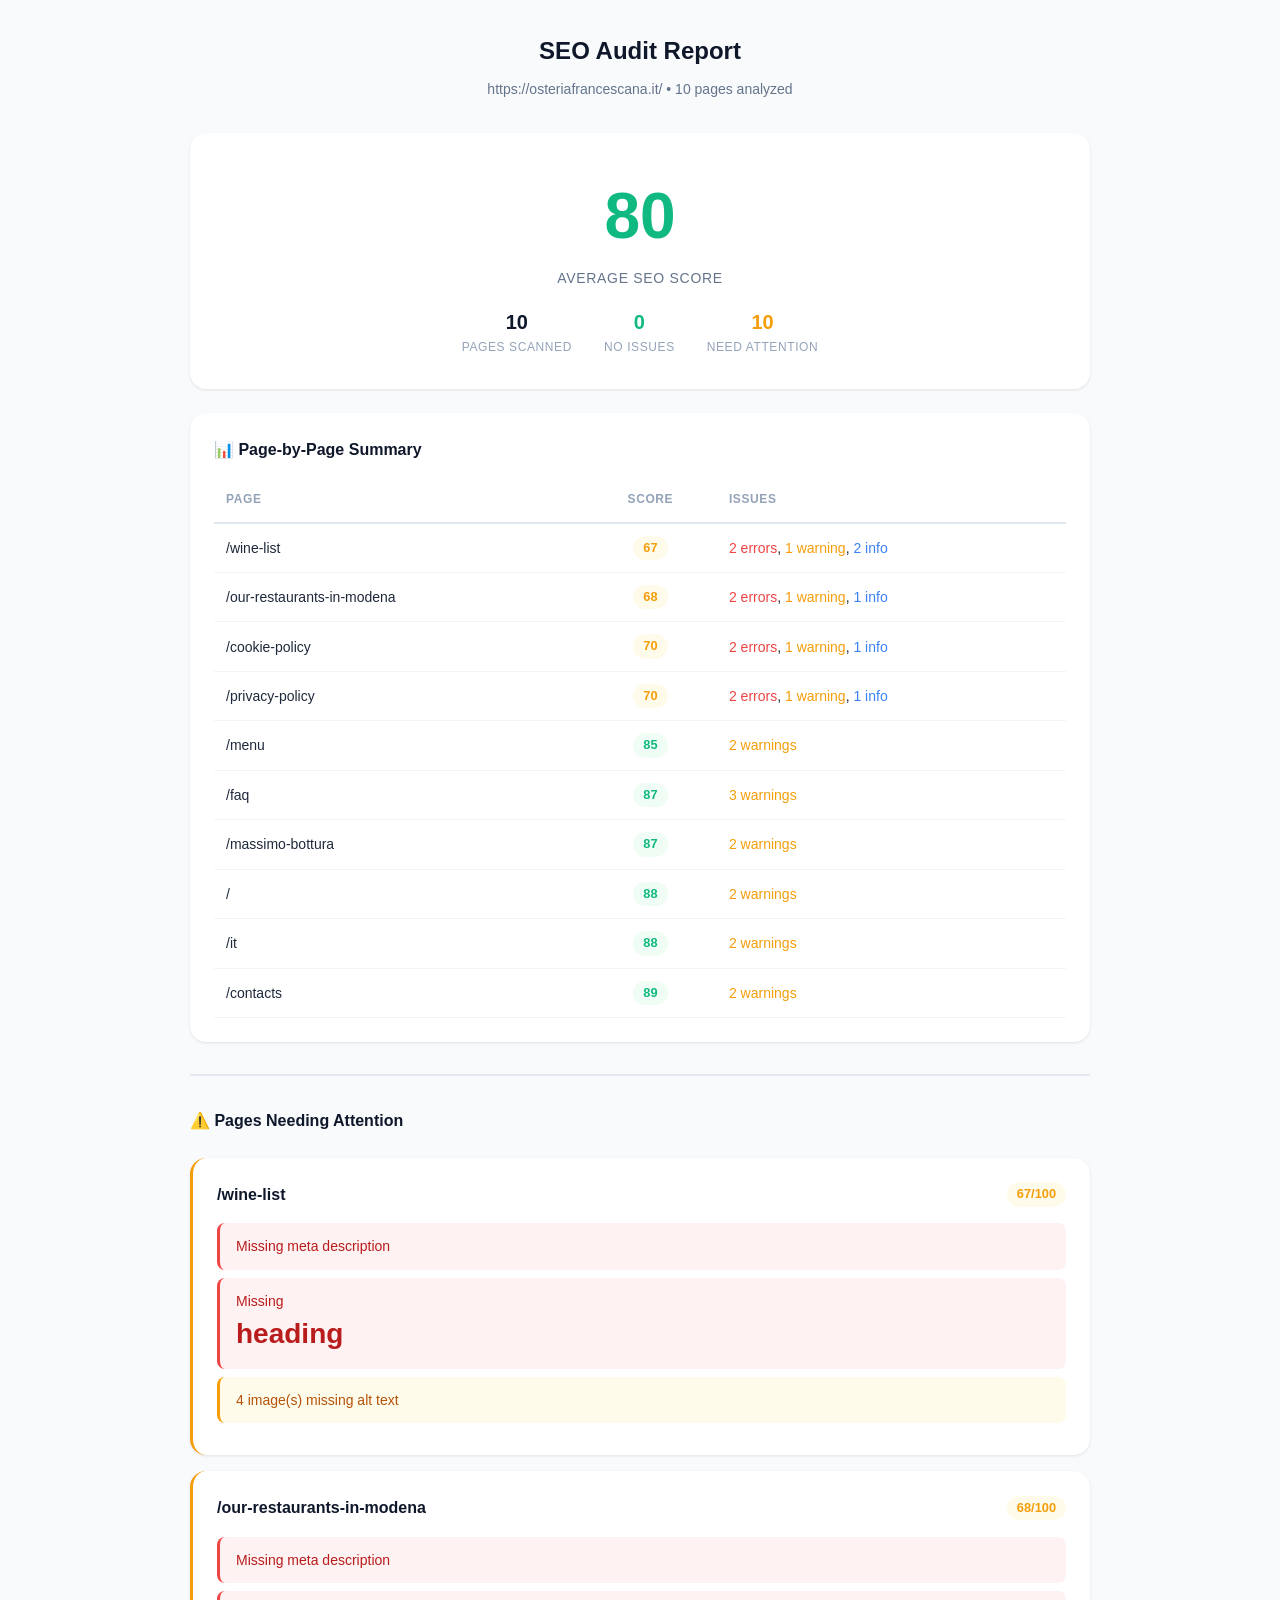
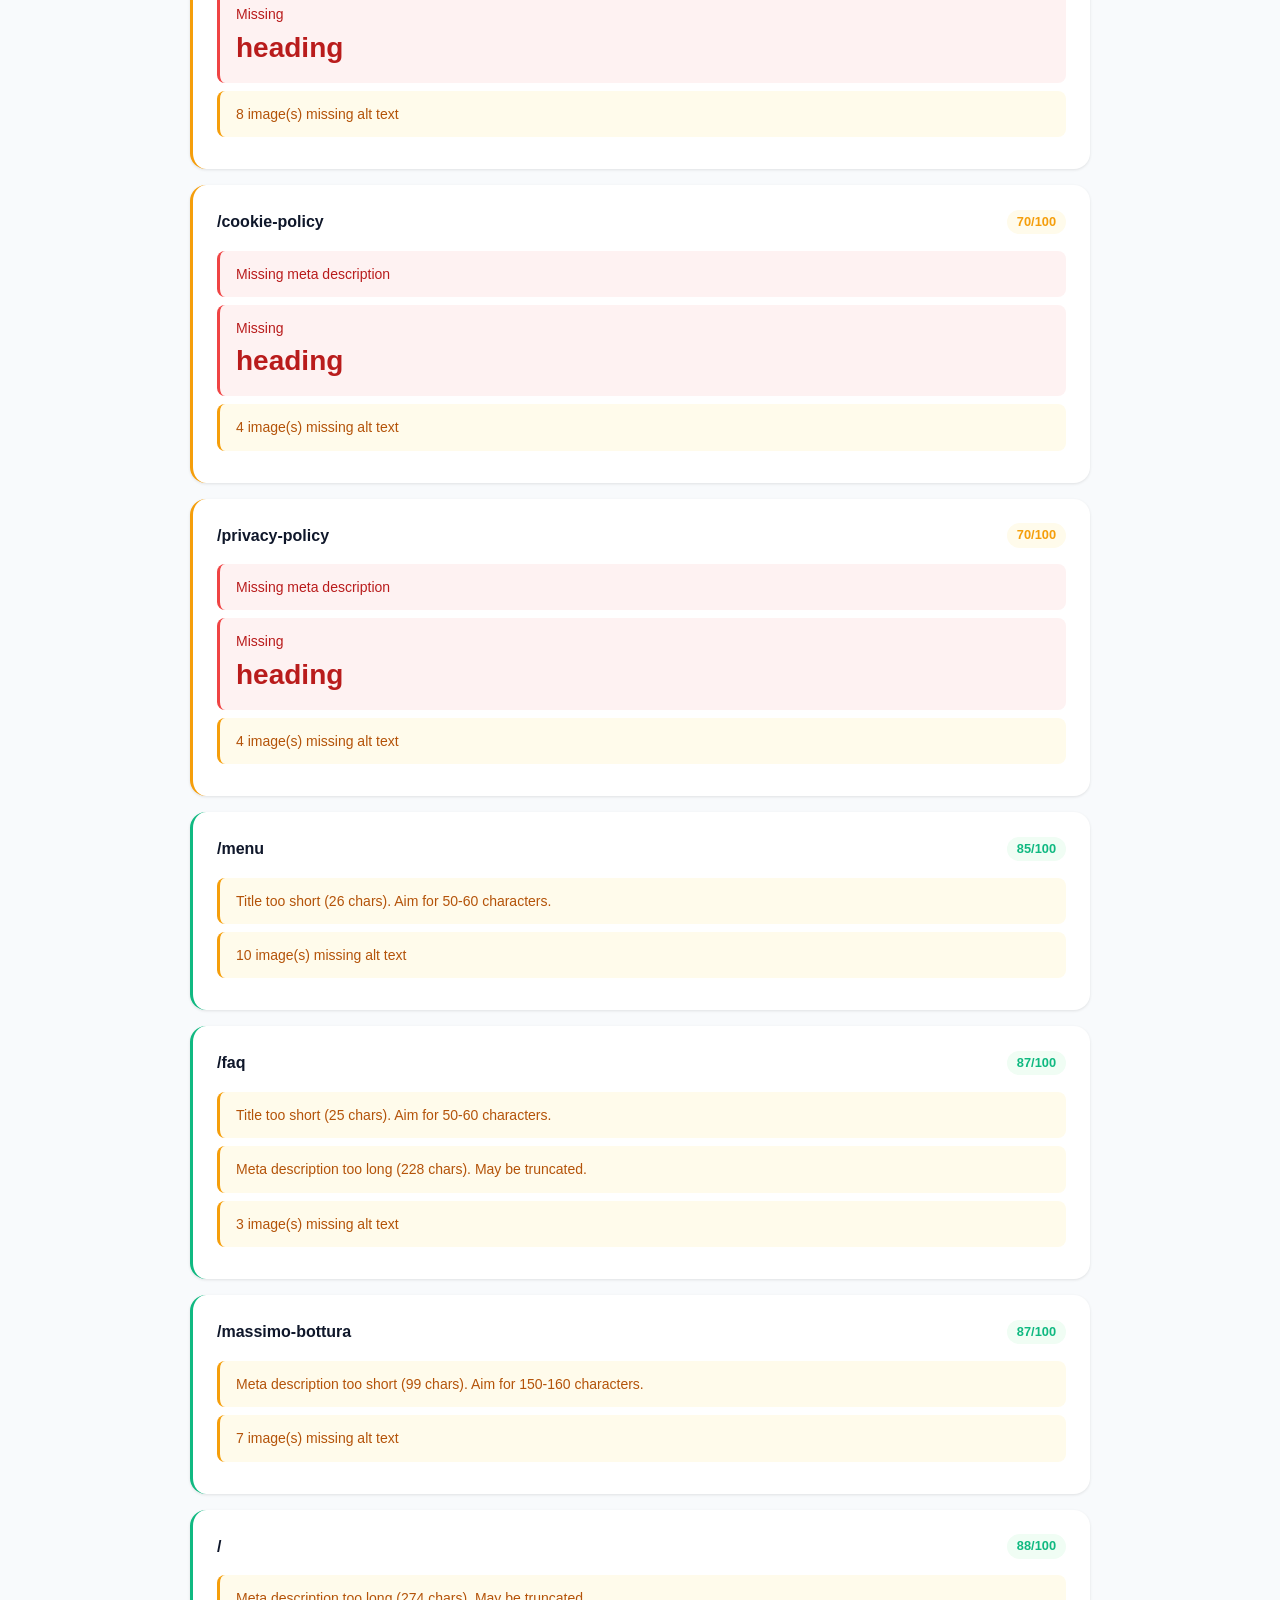
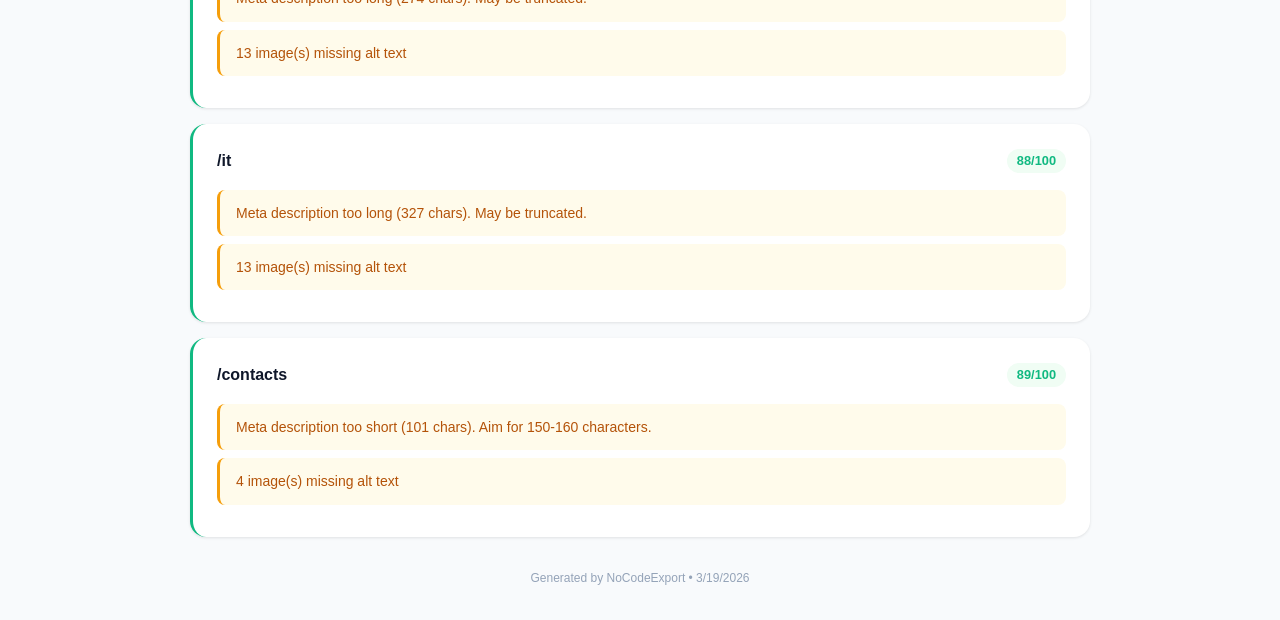
<file: seo-report/index.html>
<!DOCTYPE html>
<html lang="en">
<head>
    <meta charset="UTF-8">
    <meta name="viewport" content="width=device-width, initial-scale=1.0">
    <title>SEO Audit Report - https://osteriafrancescana.it/</title>
    <style>
        * { box-sizing: border-box; margin: 0; padding: 0; }
        body { font-family: -apple-system, BlinkMacSystemFont, 'Segoe UI', Roboto, sans-serif; background: #f8fafc; color: #1e293b; line-height: 1.6; padding: 2rem; }
        .container { max-width: 900px; margin: 0 auto; }
        .header { text-align: center; margin-bottom: 2rem; }
        .header h1 { font-size: 1.5rem; color: #0f172a; margin-bottom: 0.5rem; }
        .header p { color: #64748b; font-size: 0.875rem; word-break: break-all; }
        .score-card { background: white; border-radius: 1rem; padding: 2rem; text-align: center; box-shadow: 0 1px 3px rgba(0,0,0,0.1); margin-bottom: 1.5rem; }
        .score { font-size: 4rem; font-weight: 700; color: #10b981; }
        .score-label { color: #64748b; font-size: 0.875rem; text-transform: uppercase; letter-spacing: 0.05em; }
        .stats-row { display: flex; justify-content: center; gap: 2rem; margin-top: 1rem; }
        .stat { text-align: center; }
        .stat-value { font-size: 1.25rem; font-weight: 700; color: #0f172a; }
        .stat-label { font-size: 0.75rem; color: #94a3b8; text-transform: uppercase; letter-spacing: 0.05em; }
        .section { background: white; border-radius: 1rem; padding: 1.5rem; box-shadow: 0 1px 3px rgba(0,0,0,0.1); margin-bottom: 1rem; }
        .section h2 { font-size: 1rem; color: #0f172a; margin-bottom: 1rem; display: flex; align-items: center; gap: 0.5rem; }
        .issue { padding: 0.75rem 1rem; border-radius: 0.5rem; margin-bottom: 0.5rem; font-size: 0.875rem; }
        .issue.error { background: #fef2f2; color: #b91c1c; border-left: 3px solid #ef4444; }
        .issue.warning { background: #fffbeb; color: #b45309; border-left: 3px solid #f59e0b; }
        .issue.info { background: #eff6ff; color: #1d4ed8; border-left: 3px solid #3b82f6; }
        .summary-table { width: 100%; border-collapse: collapse; }
        .summary-table th { padding: 0.75rem; text-align: left; font-size: 0.75rem; text-transform: uppercase; letter-spacing: 0.05em; color: #94a3b8; border-bottom: 2px solid #e2e8f0; }
        .summary-table td { padding: 0.75rem; border-bottom: 1px solid #f1f5f9; font-size: 0.875rem; }
        .summary-table tr:hover { background: #f8fafc; }
        .footer { text-align: center; margin-top: 2rem; color: #94a3b8; font-size: 0.75rem; }
        .divider { margin: 2rem 0; border: none; border-top: 2px solid #e2e8f0; }
    </style>
</head>
<body>
    <div class="container">
        <div class="header">
            <h1>SEO Audit Report</h1>
            <p>https://osteriafrancescana.it/ • 10 pages analyzed</p>
        </div>

        <div class="score-card">
            <div class="score">80</div>
            <div class="score-label">Average SEO Score</div>
            <div class="stats-row">
                <div class="stat">
                    <div class="stat-value">10</div>
                    <div class="stat-label">Pages Scanned</div>
                </div>
                <div class="stat">
                    <div class="stat-value" style="color:#10b981">0</div>
                    <div class="stat-label">No Issues</div>
                </div>
                <div class="stat">
                    <div class="stat-value" style="color:#f59e0b">10</div>
                    <div class="stat-label">Need Attention</div>
                </div>
            </div>
        </div>

        <div class="section">
            <h2>📊 Page-by-Page Summary</h2>
            <table class="summary-table">
                <thead>
                    <tr>
                        <th>Page</th>
                        <th style="text-align:center">Score</th>
                        <th>Issues</th>
                    </tr>
                </thead>
                <tbody>
                    <tr>
                <td style="font-weight:500">/wine-list</td>
                <td style="text-align:center"><span style="display:inline-block;padding:2px 10px;border-radius:9999px;font-weight:600;font-size:0.8rem;background:#fffbeb;color:#f59e0b">67</span></td>
                <td><span style="color:#ef4444">2 errors</span>, <span style="color:#f59e0b">1 warning</span>, <span style="color:#3b82f6">2 info</span></td>
            </tr><tr>
                <td style="font-weight:500">/our-restaurants-in-modena</td>
                <td style="text-align:center"><span style="display:inline-block;padding:2px 10px;border-radius:9999px;font-weight:600;font-size:0.8rem;background:#fffbeb;color:#f59e0b">68</span></td>
                <td><span style="color:#ef4444">2 errors</span>, <span style="color:#f59e0b">1 warning</span>, <span style="color:#3b82f6">1 info</span></td>
            </tr><tr>
                <td style="font-weight:500">/cookie-policy</td>
                <td style="text-align:center"><span style="display:inline-block;padding:2px 10px;border-radius:9999px;font-weight:600;font-size:0.8rem;background:#fffbeb;color:#f59e0b">70</span></td>
                <td><span style="color:#ef4444">2 errors</span>, <span style="color:#f59e0b">1 warning</span>, <span style="color:#3b82f6">1 info</span></td>
            </tr><tr>
                <td style="font-weight:500">/privacy-policy</td>
                <td style="text-align:center"><span style="display:inline-block;padding:2px 10px;border-radius:9999px;font-weight:600;font-size:0.8rem;background:#fffbeb;color:#f59e0b">70</span></td>
                <td><span style="color:#ef4444">2 errors</span>, <span style="color:#f59e0b">1 warning</span>, <span style="color:#3b82f6">1 info</span></td>
            </tr><tr>
                <td style="font-weight:500">/menu</td>
                <td style="text-align:center"><span style="display:inline-block;padding:2px 10px;border-radius:9999px;font-weight:600;font-size:0.8rem;background:#f0fdf4;color:#10b981">85</span></td>
                <td><span style="color:#f59e0b">2 warnings</span></td>
            </tr><tr>
                <td style="font-weight:500">/faq</td>
                <td style="text-align:center"><span style="display:inline-block;padding:2px 10px;border-radius:9999px;font-weight:600;font-size:0.8rem;background:#f0fdf4;color:#10b981">87</span></td>
                <td><span style="color:#f59e0b">3 warnings</span></td>
            </tr><tr>
                <td style="font-weight:500">/massimo-bottura</td>
                <td style="text-align:center"><span style="display:inline-block;padding:2px 10px;border-radius:9999px;font-weight:600;font-size:0.8rem;background:#f0fdf4;color:#10b981">87</span></td>
                <td><span style="color:#f59e0b">2 warnings</span></td>
            </tr><tr>
                <td style="font-weight:500">/</td>
                <td style="text-align:center"><span style="display:inline-block;padding:2px 10px;border-radius:9999px;font-weight:600;font-size:0.8rem;background:#f0fdf4;color:#10b981">88</span></td>
                <td><span style="color:#f59e0b">2 warnings</span></td>
            </tr><tr>
                <td style="font-weight:500">/it</td>
                <td style="text-align:center"><span style="display:inline-block;padding:2px 10px;border-radius:9999px;font-weight:600;font-size:0.8rem;background:#f0fdf4;color:#10b981">88</span></td>
                <td><span style="color:#f59e0b">2 warnings</span></td>
            </tr><tr>
                <td style="font-weight:500">/contacts</td>
                <td style="text-align:center"><span style="display:inline-block;padding:2px 10px;border-radius:9999px;font-weight:600;font-size:0.8rem;background:#f0fdf4;color:#10b981">89</span></td>
                <td><span style="color:#f59e0b">2 warnings</span></td>
            </tr>
                </tbody>
            </table>
        </div>

        
        <hr class="divider">
        <div class="section" style="background:transparent;box-shadow:none;padding:0">
            <h2 style="margin-bottom:1.5rem">⚠️ Pages Needing Attention</h2>
        </div>
        <div class="section" style="border-left:3px solid #f59e0b">
                <h2 style="display:flex;justify-content:space-between;align-items:center">
                    <span>/wine-list</span>
                    <span style="font-size:0.8rem;padding:2px 10px;border-radius:9999px;background:#fffbeb;color:#f59e0b;font-weight:600">67/100</span>
                </h2>
                <div class="issue error">Missing meta description</div><div class="issue error">Missing <h1> heading</div><div class="issue warning">4 image(s) missing alt text</div>
            </div><div class="section" style="border-left:3px solid #f59e0b">
                <h2 style="display:flex;justify-content:space-between;align-items:center">
                    <span>/our-restaurants-in-modena</span>
                    <span style="font-size:0.8rem;padding:2px 10px;border-radius:9999px;background:#fffbeb;color:#f59e0b;font-weight:600">68/100</span>
                </h2>
                <div class="issue error">Missing meta description</div><div class="issue error">Missing <h1> heading</div><div class="issue warning">8 image(s) missing alt text</div>
            </div><div class="section" style="border-left:3px solid #f59e0b">
                <h2 style="display:flex;justify-content:space-between;align-items:center">
                    <span>/cookie-policy</span>
                    <span style="font-size:0.8rem;padding:2px 10px;border-radius:9999px;background:#fffbeb;color:#f59e0b;font-weight:600">70/100</span>
                </h2>
                <div class="issue error">Missing meta description</div><div class="issue error">Missing <h1> heading</div><div class="issue warning">4 image(s) missing alt text</div>
            </div><div class="section" style="border-left:3px solid #f59e0b">
                <h2 style="display:flex;justify-content:space-between;align-items:center">
                    <span>/privacy-policy</span>
                    <span style="font-size:0.8rem;padding:2px 10px;border-radius:9999px;background:#fffbeb;color:#f59e0b;font-weight:600">70/100</span>
                </h2>
                <div class="issue error">Missing meta description</div><div class="issue error">Missing <h1> heading</div><div class="issue warning">4 image(s) missing alt text</div>
            </div><div class="section" style="border-left:3px solid #10b981">
                <h2 style="display:flex;justify-content:space-between;align-items:center">
                    <span>/menu</span>
                    <span style="font-size:0.8rem;padding:2px 10px;border-radius:9999px;background:#f0fdf4;color:#10b981;font-weight:600">85/100</span>
                </h2>
                <div class="issue warning">Title too short (26 chars). Aim for 50-60 characters.</div><div class="issue warning">10 image(s) missing alt text</div>
            </div><div class="section" style="border-left:3px solid #10b981">
                <h2 style="display:flex;justify-content:space-between;align-items:center">
                    <span>/faq</span>
                    <span style="font-size:0.8rem;padding:2px 10px;border-radius:9999px;background:#f0fdf4;color:#10b981;font-weight:600">87/100</span>
                </h2>
                <div class="issue warning">Title too short (25 chars). Aim for 50-60 characters.</div><div class="issue warning">Meta description too long (228 chars). May be truncated.</div><div class="issue warning">3 image(s) missing alt text</div>
            </div><div class="section" style="border-left:3px solid #10b981">
                <h2 style="display:flex;justify-content:space-between;align-items:center">
                    <span>/massimo-bottura</span>
                    <span style="font-size:0.8rem;padding:2px 10px;border-radius:9999px;background:#f0fdf4;color:#10b981;font-weight:600">87/100</span>
                </h2>
                <div class="issue warning">Meta description too short (99 chars). Aim for 150-160 characters.</div><div class="issue warning">7 image(s) missing alt text</div>
            </div><div class="section" style="border-left:3px solid #10b981">
                <h2 style="display:flex;justify-content:space-between;align-items:center">
                    <span>/</span>
                    <span style="font-size:0.8rem;padding:2px 10px;border-radius:9999px;background:#f0fdf4;color:#10b981;font-weight:600">88/100</span>
                </h2>
                <div class="issue warning">Meta description too long (274 chars). May be truncated.</div><div class="issue warning">13 image(s) missing alt text</div>
            </div><div class="section" style="border-left:3px solid #10b981">
                <h2 style="display:flex;justify-content:space-between;align-items:center">
                    <span>/it</span>
                    <span style="font-size:0.8rem;padding:2px 10px;border-radius:9999px;background:#f0fdf4;color:#10b981;font-weight:600">88/100</span>
                </h2>
                <div class="issue warning">Meta description too long (327 chars). May be truncated.</div><div class="issue warning">13 image(s) missing alt text</div>
            </div><div class="section" style="border-left:3px solid #10b981">
                <h2 style="display:flex;justify-content:space-between;align-items:center">
                    <span>/contacts</span>
                    <span style="font-size:0.8rem;padding:2px 10px;border-radius:9999px;background:#f0fdf4;color:#10b981;font-weight:600">89/100</span>
                </h2>
                <div class="issue warning">Meta description too short (101 chars). Aim for 150-160 characters.</div><div class="issue warning">4 image(s) missing alt text</div>
            </div>
        

        <div class="footer">
            Generated by NoCodeExport • 3/19/2026
        </div>
    </div>
</body>
</html>
</file>
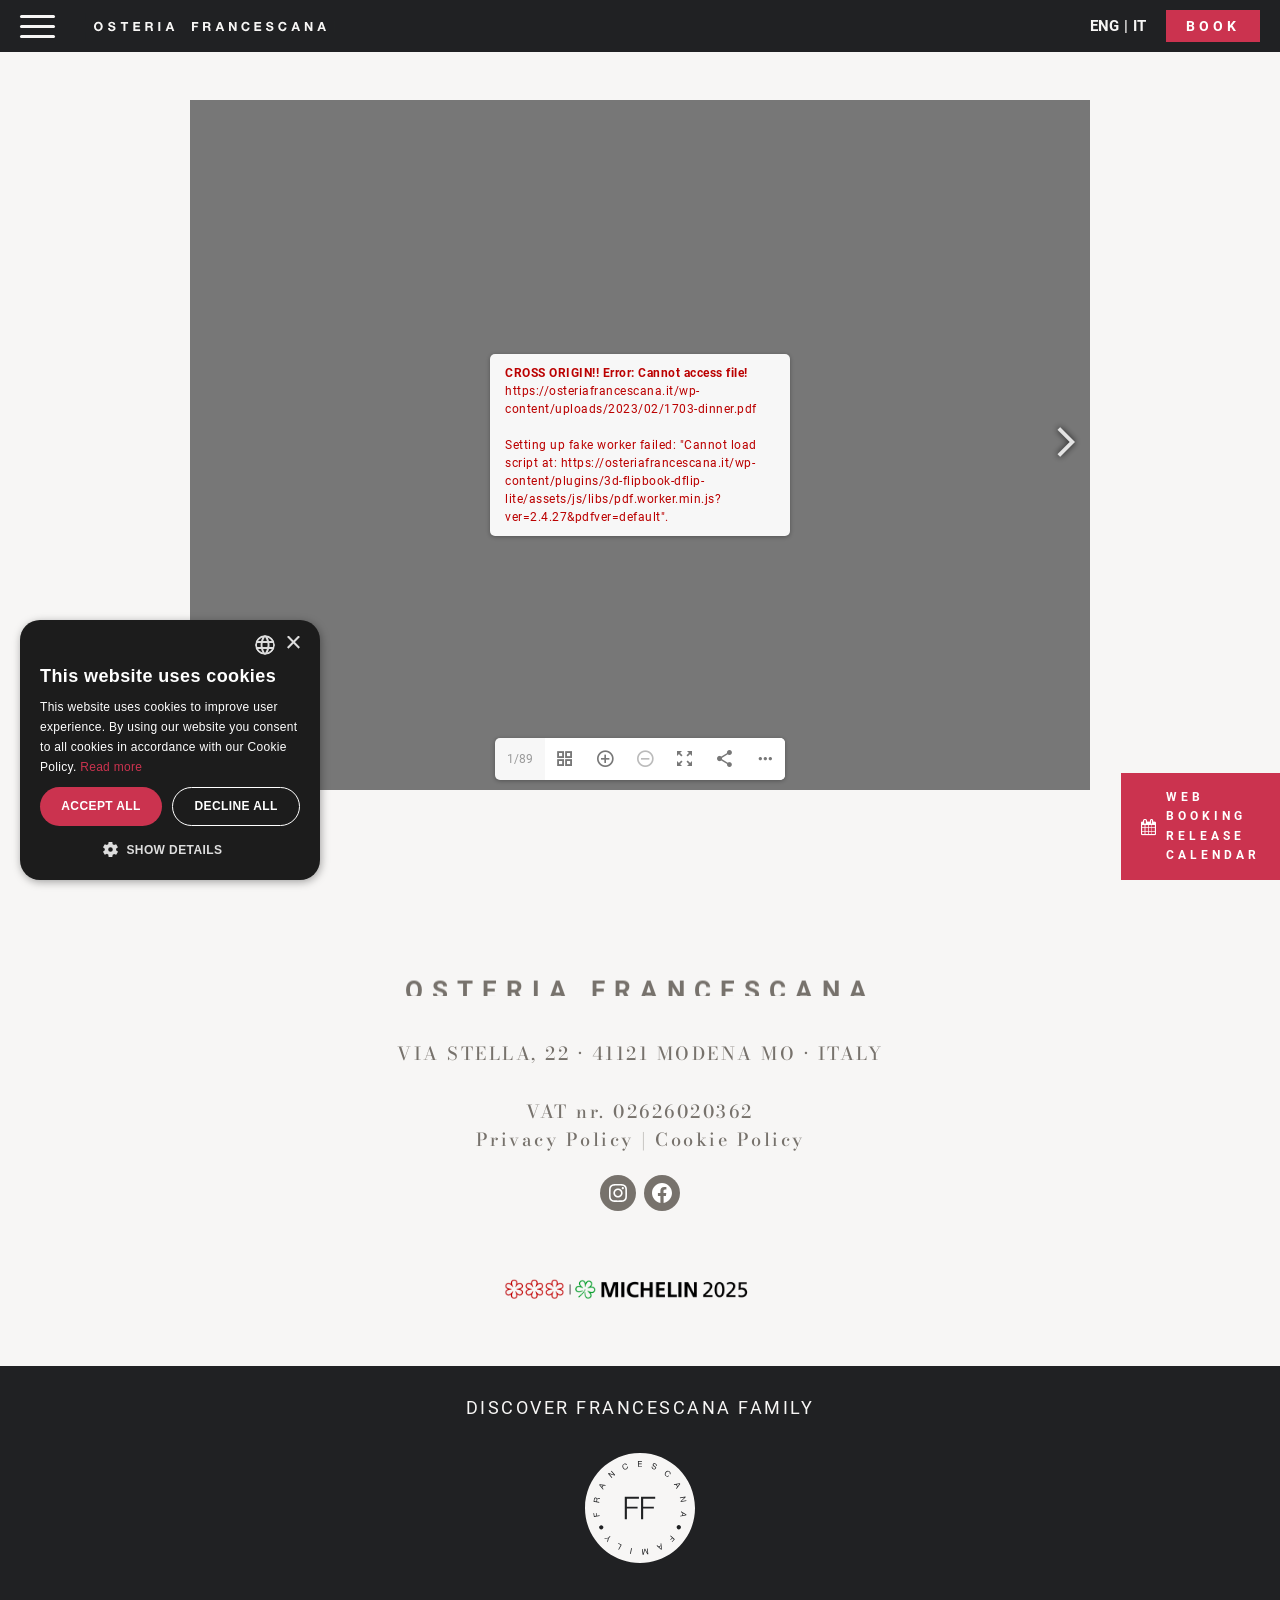
<file: wine-list/index.html>
<!DOCTYPE html><html lang="en-US" class=" js"><head>
	<meta charset="UTF-8">
	<meta name="viewport" content="width=device-width, initial-scale=1">
<meta name="robots" content="noindex, nofollow">
<link rel="alternate" hreflang="en" href="https://osteriafrancescana.it/wine-list/">
<link rel="alternate" hreflang="it" href="https://osteriafrancescana.it/it/wine-list/">
<link rel="alternate" hreflang="x-default" href="https://osteriafrancescana.it/wine-list/">
<!-- Google Tag Manager --> <script type="text/javascript" async="" src="../assets/js/23dd188a368a2999-170a5c3956e9a2e2d41e6bf09603fdb6.js"></script><script>(function(w,d,s,l,i){w[l]=w[l]||[];w[l].push({'gtm.start': new Date().getTime(),event:'gtm.js'});var f=d.getElementsByTagName(s)[0], j=d.createElement(s),dl=l!='dataLayer'?'&l='+l:'';j.async=true;j.src= 'https://www.googletagmanager.com/gtm.js?id='+i+dl;f.parentNode.insertBefore(j,f); })(window,document,'script','dataLayer','GTM-TWZLTD94');</script> <!-- End Google Tag Manager -->
	<!-- This site is optimized with the Yoast SEO plugin v27.2 - https://yoast.com/product/yoast-seo-wordpress/ -->
	<meta property="og:locale" content="en_US">
	<meta property="og:type" content="article">
	<meta property="og:title" content="Wine List - OSTERIA FRANCESCANA">
	<meta property="og:url" content="https://osteriafrancescana.it/wine-list/">
	<meta property="og:site_name" content="OSTERIA FRANCESCANA">
	<meta property="article:publisher" content="https://www.facebook.com/FrancescanaFamily">
	<meta property="article:modified_time" content="2023-12-04T13:58:48+00:00">
	<meta property="og:image" content="/assets/images/c03e5ff84cde3d20-osteria-francescana-site-image.jpg">
	<meta property="og:image:width" content="1200">
	<meta property="og:image:height" content="675">
	<meta property="og:image:type" content="image/jpeg">
	<meta name="twitter:card" content="summary_large_image">
	<meta name="twitter:label1" content="Est. reading time">
	<meta name="twitter:data1" content="1 minute">
	
	<!-- / Yoast SEO plugin. -->


<title>Wine List - OSTERIA FRANCESCANA</title>
<link rel="dns-prefetch" href="https://ajax.googleapis.com/">
<link rel="dns-prefetch" href="https://maxcdn.bootstrapcdn.com/">
<link rel="alternate" type="application/rss+xml" title="OSTERIA FRANCESCANA » Feed" href="https://osteriafrancescana.it/feed/">
<link rel="alternate" type="application/rss+xml" title="OSTERIA FRANCESCANA » Comments Feed" href="https://osteriafrancescana.it/comments/feed/">
<link rel="alternate" title="oEmbed (JSON)" type="application/json+oembed" href="https://osteriafrancescana.it/wp-json/oembed/1.0/embed?url=https%3A%2F%2Fosteriafrancescana.it%2Fwine-list%2F">
<link rel="alternate" title="oEmbed (XML)" type="text/xml+oembed" href="https://osteriafrancescana.it/wp-json/oembed/1.0/embed?url=https%3A%2F%2Fosteriafrancescana.it%2Fwine-list%2F&amp;format=xml">
<style id="wp-img-auto-sizes-contain-inline-css">
img:is([sizes=auto i],[sizes^="auto," i]){contain-intrinsic-size:3000px 1500px}
/*# sourceURL=wp-img-auto-sizes-contain-inline-css */
</style>
<link rel="stylesheet" id="formidable-css" href="../assets/css/ef2d50c0c108c932-formidableforms.css" media="all">
<style id="wp-block-separator-inline-css">
@charset "UTF-8";.wp-block-separator{border:none;border-top:2px solid}:root :where(.wp-block-separator.is-style-dots){height:auto;line-height:1;text-align:center}:root :where(.wp-block-separator.is-style-dots):before{color:currentColor;content:"···";font-family:serif;font-size:1.5em;letter-spacing:2em;padding-left:2em}.wp-block-separator.is-style-dots{background:none!important;border:none!important}
/*# sourceURL=https://osteriafrancescana.it/wp-includes/blocks/separator/style.min.css */
</style>
<style id="wp-block-separator-theme-inline-css">
.wp-block-separator.has-css-opacity{opacity:.4}.wp-block-separator{border:none;border-bottom:2px solid;margin-left:auto;margin-right:auto}.wp-block-separator.has-alpha-channel-opacity{opacity:1}.wp-block-separator:not(.is-style-wide):not(.is-style-dots){width:100px}.wp-block-separator.has-background:not(.is-style-dots){border-bottom:none;height:1px}.wp-block-separator.has-background:not(.is-style-wide):not(.is-style-dots){height:2px}
/*# sourceURL=https://osteriafrancescana.it/wp-includes/blocks/separator/theme.min.css */
</style>
<style id="wp-block-site-logo-inline-css">
.wp-block-site-logo{box-sizing:border-box;line-height:0}.wp-block-site-logo a{display:inline-block;line-height:0}.wp-block-site-logo.is-default-size img{height:auto;width:120px}.wp-block-site-logo img{height:auto;max-width:100%}.wp-block-site-logo a,.wp-block-site-logo img{border-radius:inherit}.wp-block-site-logo.aligncenter{margin-left:auto;margin-right:auto;text-align:center}:root :where(.wp-block-site-logo.is-style-rounded){border-radius:9999px}
/*# sourceURL=https://osteriafrancescana.it/wp-includes/blocks/site-logo/style.min.css */
</style>
<style id="wp-block-group-inline-css">
.wp-block-group{box-sizing:border-box}:where(.wp-block-group.wp-block-group-is-layout-constrained){position:relative}
/*# sourceURL=https://osteriafrancescana.it/wp-includes/blocks/group/style.min.css */
</style>
<style id="wp-block-group-theme-inline-css">
:where(.wp-block-group.has-background){padding:1.25em 2.375em}
/*# sourceURL=https://osteriafrancescana.it/wp-includes/blocks/group/theme.min.css */
</style>
<style id="wp-block-button-inline-css">
.wp-block-button__link{align-content:center;box-sizing:border-box;cursor:pointer;display:inline-block;height:100%;text-align:center;word-break:break-word}.wp-block-button__link.aligncenter{text-align:center}.wp-block-button__link.alignright{text-align:right}:where(.wp-block-button__link){border-radius:9999px;box-shadow:none;padding:calc(.667em + 2px) calc(1.333em + 2px);text-decoration:none}.wp-block-button[style*=text-decoration] .wp-block-button__link{text-decoration:inherit}.wp-block-buttons>.wp-block-button.has-custom-width{max-width:none}.wp-block-buttons>.wp-block-button.has-custom-width .wp-block-button__link{width:100%}.wp-block-buttons>.wp-block-button.has-custom-font-size .wp-block-button__link{font-size:inherit}.wp-block-buttons>.wp-block-button.wp-block-button__width-25{width:calc(25% - var(--wp--style--block-gap, .5em)*.75)}.wp-block-buttons>.wp-block-button.wp-block-button__width-50{width:calc(50% - var(--wp--style--block-gap, .5em)*.5)}.wp-block-buttons>.wp-block-button.wp-block-button__width-75{width:calc(75% - var(--wp--style--block-gap, .5em)*.25)}.wp-block-buttons>.wp-block-button.wp-block-button__width-100{flex-basis:100%;width:100%}.wp-block-buttons.is-vertical>.wp-block-button.wp-block-button__width-25{width:25%}.wp-block-buttons.is-vertical>.wp-block-button.wp-block-button__width-50{width:50%}.wp-block-buttons.is-vertical>.wp-block-button.wp-block-button__width-75{width:75%}.wp-block-button.is-style-squared,.wp-block-button__link.wp-block-button.is-style-squared{border-radius:0}.wp-block-button.no-border-radius,.wp-block-button__link.no-border-radius{border-radius:0!important}:root :where(.wp-block-button .wp-block-button__link.is-style-outline),:root :where(.wp-block-button.is-style-outline>.wp-block-button__link){border:2px solid;padding:.667em 1.333em}:root :where(.wp-block-button .wp-block-button__link.is-style-outline:not(.has-text-color)),:root :where(.wp-block-button.is-style-outline>.wp-block-button__link:not(.has-text-color)){color:currentColor}:root :where(.wp-block-button .wp-block-button__link.is-style-outline:not(.has-background)),:root :where(.wp-block-button.is-style-outline>.wp-block-button__link:not(.has-background)){background-color:initial;background-image:none}
/*# sourceURL=https://osteriafrancescana.it/wp-includes/blocks/button/style.min.css */
</style>
<style id="wp-block-buttons-inline-css">
.wp-block-buttons{box-sizing:border-box}.wp-block-buttons.is-vertical{flex-direction:column}.wp-block-buttons.is-vertical>.wp-block-button:last-child{margin-bottom:0}.wp-block-buttons>.wp-block-button{display:inline-block;margin:0}.wp-block-buttons.is-content-justification-left{justify-content:flex-start}.wp-block-buttons.is-content-justification-left.is-vertical{align-items:flex-start}.wp-block-buttons.is-content-justification-center{justify-content:center}.wp-block-buttons.is-content-justification-center.is-vertical{align-items:center}.wp-block-buttons.is-content-justification-right{justify-content:flex-end}.wp-block-buttons.is-content-justification-right.is-vertical{align-items:flex-end}.wp-block-buttons.is-content-justification-space-between{justify-content:space-between}.wp-block-buttons.aligncenter{text-align:center}.wp-block-buttons:not(.is-content-justification-space-between,.is-content-justification-right,.is-content-justification-left,.is-content-justification-center) .wp-block-button.aligncenter{margin-left:auto;margin-right:auto;width:100%}.wp-block-buttons[style*=text-decoration] .wp-block-button,.wp-block-buttons[style*=text-decoration] .wp-block-button__link{text-decoration:inherit}.wp-block-buttons.has-custom-font-size .wp-block-button__link{font-size:inherit}.wp-block-buttons .wp-block-button__link{width:100%}.wp-block-button.aligncenter{text-align:center}
/*# sourceURL=https://osteriafrancescana.it/wp-includes/blocks/buttons/style.min.css */
</style>
<style id="wp-block-columns-inline-css">
.wp-block-columns{box-sizing:border-box;display:flex;flex-wrap:wrap!important}@media (min-width:782px){.wp-block-columns{flex-wrap:nowrap!important}}.wp-block-columns{align-items:normal!important}.wp-block-columns.are-vertically-aligned-top{align-items:flex-start}.wp-block-columns.are-vertically-aligned-center{align-items:center}.wp-block-columns.are-vertically-aligned-bottom{align-items:flex-end}@media (max-width:781px){.wp-block-columns:not(.is-not-stacked-on-mobile)>.wp-block-column{flex-basis:100%!important}}@media (min-width:782px){.wp-block-columns:not(.is-not-stacked-on-mobile)>.wp-block-column{flex-basis:0;flex-grow:1}.wp-block-columns:not(.is-not-stacked-on-mobile)>.wp-block-column[style*=flex-basis]{flex-grow:0}}.wp-block-columns.is-not-stacked-on-mobile{flex-wrap:nowrap!important}.wp-block-columns.is-not-stacked-on-mobile>.wp-block-column{flex-basis:0;flex-grow:1}.wp-block-columns.is-not-stacked-on-mobile>.wp-block-column[style*=flex-basis]{flex-grow:0}:where(.wp-block-columns){margin-bottom:1.75em}:where(.wp-block-columns.has-background){padding:1.25em 2.375em}.wp-block-column{flex-grow:1;min-width:0;overflow-wrap:break-word;word-break:break-word}.wp-block-column.is-vertically-aligned-top{align-self:flex-start}.wp-block-column.is-vertically-aligned-center{align-self:center}.wp-block-column.is-vertically-aligned-bottom{align-self:flex-end}.wp-block-column.is-vertically-aligned-stretch{align-self:stretch}.wp-block-column.is-vertically-aligned-bottom,.wp-block-column.is-vertically-aligned-center,.wp-block-column.is-vertically-aligned-top{width:100%}
/*# sourceURL=https://osteriafrancescana.it/wp-includes/blocks/columns/style.min.css */
</style>
<style id="wp-block-spacer-inline-css">
.wp-block-spacer{clear:both}
/*# sourceURL=https://osteriafrancescana.it/wp-includes/blocks/spacer/style.min.css */
</style>
<style id="wp-block-template-part-theme-inline-css">
:root :where(.wp-block-template-part.has-background){margin-bottom:0;margin-top:0;padding:1.25em 2.375em}
/*# sourceURL=https://osteriafrancescana.it/wp-includes/blocks/template-part/theme.min.css */
</style>
<style id="wp-block-post-content-inline-css">
.wp-block-post-content{display:flow-root}
/*# sourceURL=https://osteriafrancescana.it/wp-includes/blocks/post-content/style.min.css */
</style>
<style id="wp-block-heading-inline-css">
h1:where(.wp-block-heading).has-background,h2:where(.wp-block-heading).has-background,h3:where(.wp-block-heading).has-background,h4:where(.wp-block-heading).has-background,h5:where(.wp-block-heading).has-background,h6:where(.wp-block-heading).has-background{padding:1.25em 2.375em}h1.has-text-align-left[style*=writing-mode]:where([style*=vertical-lr]),h1.has-text-align-right[style*=writing-mode]:where([style*=vertical-rl]),h2.has-text-align-left[style*=writing-mode]:where([style*=vertical-lr]),h2.has-text-align-right[style*=writing-mode]:where([style*=vertical-rl]),h3.has-text-align-left[style*=writing-mode]:where([style*=vertical-lr]),h3.has-text-align-right[style*=writing-mode]:where([style*=vertical-rl]),h4.has-text-align-left[style*=writing-mode]:where([style*=vertical-lr]),h4.has-text-align-right[style*=writing-mode]:where([style*=vertical-rl]),h5.has-text-align-left[style*=writing-mode]:where([style*=vertical-lr]),h5.has-text-align-right[style*=writing-mode]:where([style*=vertical-rl]),h6.has-text-align-left[style*=writing-mode]:where([style*=vertical-lr]),h6.has-text-align-right[style*=writing-mode]:where([style*=vertical-rl]){rotate:180deg}
/*# sourceURL=https://osteriafrancescana.it/wp-includes/blocks/heading/style.min.css */
</style>
<style id="wp-block-paragraph-inline-css">
.is-small-text{font-size:.875em}.is-regular-text{font-size:1em}.is-large-text{font-size:2.25em}.is-larger-text{font-size:3em}.has-drop-cap:not(:focus):first-letter{float:left;font-size:8.4em;font-style:normal;font-weight:100;line-height:.68;margin:.05em .1em 0 0;text-transform:uppercase}body.rtl .has-drop-cap:not(:focus):first-letter{float:none;margin-left:.1em}p.has-drop-cap.has-background{overflow:hidden}:root :where(p.has-background){padding:1.25em 2.375em}:where(p.has-text-color:not(.has-link-color)) a{color:inherit}p.has-text-align-left[style*="writing-mode:vertical-lr"],p.has-text-align-right[style*="writing-mode:vertical-rl"]{rotate:180deg}
/*# sourceURL=https://osteriafrancescana.it/wp-includes/blocks/paragraph/style.min.css */
</style>
<style id="wp-block-social-links-inline-css">
.wp-block-social-links{background:none;box-sizing:border-box;margin-left:0;padding-left:0;padding-right:0;text-indent:0}.wp-block-social-links .wp-social-link a,.wp-block-social-links .wp-social-link a:hover{border-bottom:0;box-shadow:none;text-decoration:none}.wp-block-social-links .wp-social-link svg{height:1em;width:1em}.wp-block-social-links .wp-social-link span:not(.screen-reader-text){font-size:.65em;margin-left:.5em;margin-right:.5em}.wp-block-social-links.has-small-icon-size{font-size:16px}.wp-block-social-links,.wp-block-social-links.has-normal-icon-size{font-size:24px}.wp-block-social-links.has-large-icon-size{font-size:36px}.wp-block-social-links.has-huge-icon-size{font-size:48px}.wp-block-social-links.aligncenter{display:flex;justify-content:center}.wp-block-social-links.alignright{justify-content:flex-end}.wp-block-social-link{border-radius:9999px;display:block}@media not (prefers-reduced-motion){.wp-block-social-link{transition:transform .1s ease}}.wp-block-social-link{height:auto}.wp-block-social-link a{align-items:center;display:flex;line-height:0}.wp-block-social-link:hover{transform:scale(1.1)}.wp-block-social-links .wp-block-social-link.wp-social-link{display:inline-block;margin:0;padding:0}.wp-block-social-links .wp-block-social-link.wp-social-link .wp-block-social-link-anchor,.wp-block-social-links .wp-block-social-link.wp-social-link .wp-block-social-link-anchor svg,.wp-block-social-links .wp-block-social-link.wp-social-link .wp-block-social-link-anchor:active,.wp-block-social-links .wp-block-social-link.wp-social-link .wp-block-social-link-anchor:hover,.wp-block-social-links .wp-block-social-link.wp-social-link .wp-block-social-link-anchor:visited{color:currentColor;fill:currentColor}:where(.wp-block-social-links:not(.is-style-logos-only)) .wp-social-link{background-color:#f0f0f0;color:#444}:where(.wp-block-social-links:not(.is-style-logos-only)) .wp-social-link-amazon{background-color:#f90;color:#fff}:where(.wp-block-social-links:not(.is-style-logos-only)) .wp-social-link-bandcamp{background-color:#1ea0c3;color:#fff}:where(.wp-block-social-links:not(.is-style-logos-only)) .wp-social-link-behance{background-color:#0757fe;color:#fff}:where(.wp-block-social-links:not(.is-style-logos-only)) .wp-social-link-bluesky{background-color:#0a7aff;color:#fff}:where(.wp-block-social-links:not(.is-style-logos-only)) .wp-social-link-codepen{background-color:#1e1f26;color:#fff}:where(.wp-block-social-links:not(.is-style-logos-only)) .wp-social-link-deviantart{background-color:#02e49b;color:#fff}:where(.wp-block-social-links:not(.is-style-logos-only)) .wp-social-link-discord{background-color:#5865f2;color:#fff}:where(.wp-block-social-links:not(.is-style-logos-only)) .wp-social-link-dribbble{background-color:#e94c89;color:#fff}:where(.wp-block-social-links:not(.is-style-logos-only)) .wp-social-link-dropbox{background-color:#4280ff;color:#fff}:where(.wp-block-social-links:not(.is-style-logos-only)) .wp-social-link-etsy{background-color:#f45800;color:#fff}:where(.wp-block-social-links:not(.is-style-logos-only)) .wp-social-link-facebook{background-color:#0866ff;color:#fff}:where(.wp-block-social-links:not(.is-style-logos-only)) .wp-social-link-fivehundredpx{background-color:#000;color:#fff}:where(.wp-block-social-links:not(.is-style-logos-only)) .wp-social-link-flickr{background-color:#0461dd;color:#fff}:where(.wp-block-social-links:not(.is-style-logos-only)) .wp-social-link-foursquare{background-color:#e65678;color:#fff}:where(.wp-block-social-links:not(.is-style-logos-only)) .wp-social-link-github{background-color:#24292d;color:#fff}:where(.wp-block-social-links:not(.is-style-logos-only)) .wp-social-link-goodreads{background-color:#eceadd;color:#382110}:where(.wp-block-social-links:not(.is-style-logos-only)) .wp-social-link-google{background-color:#ea4434;color:#fff}:where(.wp-block-social-links:not(.is-style-logos-only)) .wp-social-link-gravatar{background-color:#1d4fc4;color:#fff}:where(.wp-block-social-links:not(.is-style-logos-only)) .wp-social-link-instagram{background-color:#f00075;color:#fff}:where(.wp-block-social-links:not(.is-style-logos-only)) .wp-social-link-lastfm{background-color:#e21b24;color:#fff}:where(.wp-block-social-links:not(.is-style-logos-only)) .wp-social-link-linkedin{background-color:#0d66c2;color:#fff}:where(.wp-block-social-links:not(.is-style-logos-only)) .wp-social-link-mastodon{background-color:#3288d4;color:#fff}:where(.wp-block-social-links:not(.is-style-logos-only)) .wp-social-link-medium{background-color:#000;color:#fff}:where(.wp-block-social-links:not(.is-style-logos-only)) .wp-social-link-meetup{background-color:#f6405f;color:#fff}:where(.wp-block-social-links:not(.is-style-logos-only)) .wp-social-link-patreon{background-color:#000;color:#fff}:where(.wp-block-social-links:not(.is-style-logos-only)) .wp-social-link-pinterest{background-color:#e60122;color:#fff}:where(.wp-block-social-links:not(.is-style-logos-only)) .wp-social-link-pocket{background-color:#ef4155;color:#fff}:where(.wp-block-social-links:not(.is-style-logos-only)) .wp-social-link-reddit{background-color:#ff4500;color:#fff}:where(.wp-block-social-links:not(.is-style-logos-only)) .wp-social-link-skype{background-color:#0478d7;color:#fff}:where(.wp-block-social-links:not(.is-style-logos-only)) .wp-social-link-snapchat{background-color:#fefc00;color:#fff;stroke:#000}:where(.wp-block-social-links:not(.is-style-logos-only)) .wp-social-link-soundcloud{background-color:#ff5600;color:#fff}:where(.wp-block-social-links:not(.is-style-logos-only)) .wp-social-link-spotify{background-color:#1bd760;color:#fff}:where(.wp-block-social-links:not(.is-style-logos-only)) .wp-social-link-telegram{background-color:#2aabee;color:#fff}:where(.wp-block-social-links:not(.is-style-logos-only)) .wp-social-link-threads{background-color:#000;color:#fff}:where(.wp-block-social-links:not(.is-style-logos-only)) .wp-social-link-tiktok{background-color:#000;color:#fff}:where(.wp-block-social-links:not(.is-style-logos-only)) .wp-social-link-tumblr{background-color:#011835;color:#fff}:where(.wp-block-social-links:not(.is-style-logos-only)) .wp-social-link-twitch{background-color:#6440a4;color:#fff}:where(.wp-block-social-links:not(.is-style-logos-only)) .wp-social-link-twitter{background-color:#1da1f2;color:#fff}:where(.wp-block-social-links:not(.is-style-logos-only)) .wp-social-link-vimeo{background-color:#1eb7ea;color:#fff}:where(.wp-block-social-links:not(.is-style-logos-only)) .wp-social-link-vk{background-color:#4680c2;color:#fff}:where(.wp-block-social-links:not(.is-style-logos-only)) .wp-social-link-wordpress{background-color:#3499cd;color:#fff}:where(.wp-block-social-links:not(.is-style-logos-only)) .wp-social-link-whatsapp{background-color:#25d366;color:#fff}:where(.wp-block-social-links:not(.is-style-logos-only)) .wp-social-link-x{background-color:#000;color:#fff}:where(.wp-block-social-links:not(.is-style-logos-only)) .wp-social-link-yelp{background-color:#d32422;color:#fff}:where(.wp-block-social-links:not(.is-style-logos-only)) .wp-social-link-youtube{background-color:red;color:#fff}:where(.wp-block-social-links.is-style-logos-only) .wp-social-link{background:none}:where(.wp-block-social-links.is-style-logos-only) .wp-social-link svg{height:1.25em;width:1.25em}:where(.wp-block-social-links.is-style-logos-only) .wp-social-link-amazon{color:#f90}:where(.wp-block-social-links.is-style-logos-only) .wp-social-link-bandcamp{color:#1ea0c3}:where(.wp-block-social-links.is-style-logos-only) .wp-social-link-behance{color:#0757fe}:where(.wp-block-social-links.is-style-logos-only) .wp-social-link-bluesky{color:#0a7aff}:where(.wp-block-social-links.is-style-logos-only) .wp-social-link-codepen{color:#1e1f26}:where(.wp-block-social-links.is-style-logos-only) .wp-social-link-deviantart{color:#02e49b}:where(.wp-block-social-links.is-style-logos-only) .wp-social-link-discord{color:#5865f2}:where(.wp-block-social-links.is-style-logos-only) .wp-social-link-dribbble{color:#e94c89}:where(.wp-block-social-links.is-style-logos-only) .wp-social-link-dropbox{color:#4280ff}:where(.wp-block-social-links.is-style-logos-only) .wp-social-link-etsy{color:#f45800}:where(.wp-block-social-links.is-style-logos-only) .wp-social-link-facebook{color:#0866ff}:where(.wp-block-social-links.is-style-logos-only) .wp-social-link-fivehundredpx{color:#000}:where(.wp-block-social-links.is-style-logos-only) .wp-social-link-flickr{color:#0461dd}:where(.wp-block-social-links.is-style-logos-only) .wp-social-link-foursquare{color:#e65678}:where(.wp-block-social-links.is-style-logos-only) .wp-social-link-github{color:#24292d}:where(.wp-block-social-links.is-style-logos-only) .wp-social-link-goodreads{color:#382110}:where(.wp-block-social-links.is-style-logos-only) .wp-social-link-google{color:#ea4434}:where(.wp-block-social-links.is-style-logos-only) .wp-social-link-gravatar{color:#1d4fc4}:where(.wp-block-social-links.is-style-logos-only) .wp-social-link-instagram{color:#f00075}:where(.wp-block-social-links.is-style-logos-only) .wp-social-link-lastfm{color:#e21b24}:where(.wp-block-social-links.is-style-logos-only) .wp-social-link-linkedin{color:#0d66c2}:where(.wp-block-social-links.is-style-logos-only) .wp-social-link-mastodon{color:#3288d4}:where(.wp-block-social-links.is-style-logos-only) .wp-social-link-medium{color:#000}:where(.wp-block-social-links.is-style-logos-only) .wp-social-link-meetup{color:#f6405f}:where(.wp-block-social-links.is-style-logos-only) .wp-social-link-patreon{color:#000}:where(.wp-block-social-links.is-style-logos-only) .wp-social-link-pinterest{color:#e60122}:where(.wp-block-social-links.is-style-logos-only) .wp-social-link-pocket{color:#ef4155}:where(.wp-block-social-links.is-style-logos-only) .wp-social-link-reddit{color:#ff4500}:where(.wp-block-social-links.is-style-logos-only) .wp-social-link-skype{color:#0478d7}:where(.wp-block-social-links.is-style-logos-only) .wp-social-link-snapchat{color:#fff;stroke:#000}:where(.wp-block-social-links.is-style-logos-only) .wp-social-link-soundcloud{color:#ff5600}:where(.wp-block-social-links.is-style-logos-only) .wp-social-link-spotify{color:#1bd760}:where(.wp-block-social-links.is-style-logos-only) .wp-social-link-telegram{color:#2aabee}:where(.wp-block-social-links.is-style-logos-only) .wp-social-link-threads{color:#000}:where(.wp-block-social-links.is-style-logos-only) .wp-social-link-tiktok{color:#000}:where(.wp-block-social-links.is-style-logos-only) .wp-social-link-tumblr{color:#011835}:where(.wp-block-social-links.is-style-logos-only) .wp-social-link-twitch{color:#6440a4}:where(.wp-block-social-links.is-style-logos-only) .wp-social-link-twitter{color:#1da1f2}:where(.wp-block-social-links.is-style-logos-only) .wp-social-link-vimeo{color:#1eb7ea}:where(.wp-block-social-links.is-style-logos-only) .wp-social-link-vk{color:#4680c2}:where(.wp-block-social-links.is-style-logos-only) .wp-social-link-whatsapp{color:#25d366}:where(.wp-block-social-links.is-style-logos-only) .wp-social-link-wordpress{color:#3499cd}:where(.wp-block-social-links.is-style-logos-only) .wp-social-link-x{color:#000}:where(.wp-block-social-links.is-style-logos-only) .wp-social-link-yelp{color:#d32422}:where(.wp-block-social-links.is-style-logos-only) .wp-social-link-youtube{color:red}.wp-block-social-links.is-style-pill-shape .wp-social-link{width:auto}:root :where(.wp-block-social-links .wp-social-link a){padding:.25em}:root :where(.wp-block-social-links.is-style-logos-only .wp-social-link a){padding:0}:root :where(.wp-block-social-links.is-style-pill-shape .wp-social-link a){padding-left:.6666666667em;padding-right:.6666666667em}.wp-block-social-links:not(.has-icon-color):not(.has-icon-background-color) .wp-social-link-snapchat .wp-block-social-link-label{color:#000}
/*# sourceURL=https://osteriafrancescana.it/wp-includes/blocks/social-links/style.min.css */
</style>
<style id="wp-block-image-inline-css">
.wp-block-image>a,.wp-block-image>figure>a{display:inline-block}.wp-block-image img{box-sizing:border-box;height:auto;max-width:100%;vertical-align:bottom}@media not (prefers-reduced-motion){.wp-block-image img.hide{visibility:hidden}.wp-block-image img.show{animation:show-content-image .4s}}.wp-block-image[style*=border-radius] img,.wp-block-image[style*=border-radius]>a{border-radius:inherit}.wp-block-image.has-custom-border img{box-sizing:border-box}.wp-block-image.aligncenter{text-align:center}.wp-block-image.alignfull>a,.wp-block-image.alignwide>a{width:100%}.wp-block-image.alignfull img,.wp-block-image.alignwide img{height:auto;width:100%}.wp-block-image .aligncenter,.wp-block-image .alignleft,.wp-block-image .alignright,.wp-block-image.aligncenter,.wp-block-image.alignleft,.wp-block-image.alignright{display:table}.wp-block-image .aligncenter>figcaption,.wp-block-image .alignleft>figcaption,.wp-block-image .alignright>figcaption,.wp-block-image.aligncenter>figcaption,.wp-block-image.alignleft>figcaption,.wp-block-image.alignright>figcaption{caption-side:bottom;display:table-caption}.wp-block-image .alignleft{float:left;margin:.5em 1em .5em 0}.wp-block-image .alignright{float:right;margin:.5em 0 .5em 1em}.wp-block-image .aligncenter{margin-left:auto;margin-right:auto}.wp-block-image :where(figcaption){margin-bottom:1em;margin-top:.5em}.wp-block-image.is-style-circle-mask img{border-radius:9999px}@supports ((-webkit-mask-image:none) or (mask-image:none)) or (-webkit-mask-image:none){.wp-block-image.is-style-circle-mask img{border-radius:0;-webkit-mask-image:url('data:image/svg+xml;utf8,<svg viewBox="0 0 100 100" xmlns="http://www.w3.org/2000/svg"><circle cx="50" cy="50" r="50"/></svg>');mask-image:url('data:image/svg+xml;utf8,<svg viewBox="0 0 100 100" xmlns="http://www.w3.org/2000/svg"><circle cx="50" cy="50" r="50"/></svg>');mask-mode:alpha;-webkit-mask-position:center;mask-position:center;-webkit-mask-repeat:no-repeat;mask-repeat:no-repeat;-webkit-mask-size:contain;mask-size:contain}}:root :where(.wp-block-image.is-style-rounded img,.wp-block-image .is-style-rounded img){border-radius:9999px}.wp-block-image figure{margin:0}.wp-lightbox-container{display:flex;flex-direction:column;position:relative}.wp-lightbox-container img{cursor:zoom-in}.wp-lightbox-container img:hover+button{opacity:1}.wp-lightbox-container button{align-items:center;backdrop-filter:blur(16px) saturate(180%);background-color:#5a5a5a40;border:none;border-radius:4px;cursor:zoom-in;display:flex;height:20px;justify-content:center;opacity:0;padding:0;position:absolute;right:16px;text-align:center;top:16px;width:20px;z-index:100}@media not (prefers-reduced-motion){.wp-lightbox-container button{transition:opacity .2s ease}}.wp-lightbox-container button:focus-visible{outline:3px auto #5a5a5a40;outline:3px auto -webkit-focus-ring-color;outline-offset:3px}.wp-lightbox-container button:hover{cursor:pointer;opacity:1}.wp-lightbox-container button:focus{opacity:1}.wp-lightbox-container button:focus,.wp-lightbox-container button:hover,.wp-lightbox-container button:not(:hover):not(:active):not(.has-background){background-color:#5a5a5a40;border:none}.wp-lightbox-overlay{box-sizing:border-box;cursor:zoom-out;height:100vh;left:0;overflow:hidden;position:fixed;top:0;visibility:hidden;width:100%;z-index:100000}.wp-lightbox-overlay .close-button{align-items:center;cursor:pointer;display:flex;justify-content:center;min-height:40px;min-width:40px;padding:0;position:absolute;right:calc(env(safe-area-inset-right) + 16px);top:calc(env(safe-area-inset-top) + 16px);z-index:5000000}.wp-lightbox-overlay .close-button:focus,.wp-lightbox-overlay .close-button:hover,.wp-lightbox-overlay .close-button:not(:hover):not(:active):not(.has-background){background:none;border:none}.wp-lightbox-overlay .lightbox-image-container{height:var(--wp--lightbox-container-height);left:50%;overflow:hidden;position:absolute;top:50%;transform:translate(-50%,-50%);transform-origin:top left;width:var(--wp--lightbox-container-width);z-index:9999999999}.wp-lightbox-overlay .wp-block-image{align-items:center;box-sizing:border-box;display:flex;height:100%;justify-content:center;margin:0;position:relative;transform-origin:0 0;width:100%;z-index:3000000}.wp-lightbox-overlay .wp-block-image img{height:var(--wp--lightbox-image-height);min-height:var(--wp--lightbox-image-height);min-width:var(--wp--lightbox-image-width);width:var(--wp--lightbox-image-width)}.wp-lightbox-overlay .wp-block-image figcaption{display:none}.wp-lightbox-overlay button{background:none;border:none}.wp-lightbox-overlay .scrim{background-color:#fff;height:100%;opacity:.9;position:absolute;width:100%;z-index:2000000}.wp-lightbox-overlay.active{visibility:visible}@media not (prefers-reduced-motion){.wp-lightbox-overlay.active{animation:turn-on-visibility .25s both}.wp-lightbox-overlay.active img{animation:turn-on-visibility .35s both}.wp-lightbox-overlay.show-closing-animation:not(.active){animation:turn-off-visibility .35s both}.wp-lightbox-overlay.show-closing-animation:not(.active) img{animation:turn-off-visibility .25s both}.wp-lightbox-overlay.zoom.active{animation:none;opacity:1;visibility:visible}.wp-lightbox-overlay.zoom.active .lightbox-image-container{animation:lightbox-zoom-in .4s}.wp-lightbox-overlay.zoom.active .lightbox-image-container img{animation:none}.wp-lightbox-overlay.zoom.active .scrim{animation:turn-on-visibility .4s forwards}.wp-lightbox-overlay.zoom.show-closing-animation:not(.active){animation:none}.wp-lightbox-overlay.zoom.show-closing-animation:not(.active) .lightbox-image-container{animation:lightbox-zoom-out .4s}.wp-lightbox-overlay.zoom.show-closing-animation:not(.active) .lightbox-image-container img{animation:none}.wp-lightbox-overlay.zoom.show-closing-animation:not(.active) .scrim{animation:turn-off-visibility .4s forwards}}@keyframes show-content-image{0%{visibility:hidden}99%{visibility:hidden}to{visibility:visible}}@keyframes turn-on-visibility{0%{opacity:0}to{opacity:1}}@keyframes turn-off-visibility{0%{opacity:1;visibility:visible}99%{opacity:0;visibility:visible}to{opacity:0;visibility:hidden}}@keyframes lightbox-zoom-in{0%{transform:translate(calc((-100vw + var(--wp--lightbox-scrollbar-width))/2 + var(--wp--lightbox-initial-left-position)),calc(-50vh + var(--wp--lightbox-initial-top-position))) scale(var(--wp--lightbox-scale))}to{transform:translate(-50%,-50%) scale(1)}}@keyframes lightbox-zoom-out{0%{transform:translate(-50%,-50%) scale(1);visibility:visible}99%{visibility:visible}to{transform:translate(calc((-100vw + var(--wp--lightbox-scrollbar-width))/2 + var(--wp--lightbox-initial-left-position)),calc(-50vh + var(--wp--lightbox-initial-top-position))) scale(var(--wp--lightbox-scale));visibility:hidden}}
/*# sourceURL=https://osteriafrancescana.it/wp-includes/blocks/image/style.min.css */
</style>
<style id="wp-block-image-theme-inline-css">
:root :where(.wp-block-image figcaption){color:#555;font-size:13px;text-align:center}.is-dark-theme :root :where(.wp-block-image figcaption){color:#ffffffa6}.wp-block-image{margin:0 0 1em}
/*# sourceURL=https://osteriafrancescana.it/wp-includes/blocks/image/theme.min.css */
</style>
<style id="wp-emoji-styles-inline-css">

	img.wp-smiley, img.emoji {
		display: inline !important;
		border: none !important;
		box-shadow: none !important;
		height: 1em !important;
		width: 1em !important;
		margin: 0 0.07em !important;
		vertical-align: -0.1em !important;
		background: none !important;
		padding: 0 !important;
	}
/*# sourceURL=wp-emoji-styles-inline-css */
</style>
<style id="wp-block-library-inline-css">
:root{--wp-block-synced-color:#7a00df;--wp-block-synced-color--rgb:122,0,223;--wp-bound-block-color:var(--wp-block-synced-color);--wp-editor-canvas-background:#ddd;--wp-admin-theme-color:#007cba;--wp-admin-theme-color--rgb:0,124,186;--wp-admin-theme-color-darker-10:#006ba1;--wp-admin-theme-color-darker-10--rgb:0,107,160.5;--wp-admin-theme-color-darker-20:#005a87;--wp-admin-theme-color-darker-20--rgb:0,90,135;--wp-admin-border-width-focus:2px}@media (min-resolution:192dpi){:root{--wp-admin-border-width-focus:1.5px}}.wp-element-button{cursor:pointer}:root .has-very-light-gray-background-color{background-color:#eee}:root .has-very-dark-gray-background-color{background-color:#313131}:root .has-very-light-gray-color{color:#eee}:root .has-very-dark-gray-color{color:#313131}:root .has-vivid-green-cyan-to-vivid-cyan-blue-gradient-background{background:linear-gradient(135deg,#00d084,#0693e3)}:root .has-purple-crush-gradient-background{background:linear-gradient(135deg,#34e2e4,#4721fb 50%,#ab1dfe)}:root .has-hazy-dawn-gradient-background{background:linear-gradient(135deg,#faaca8,#dad0ec)}:root .has-subdued-olive-gradient-background{background:linear-gradient(135deg,#fafae1,#67a671)}:root .has-atomic-cream-gradient-background{background:linear-gradient(135deg,#fdd79a,#004a59)}:root .has-nightshade-gradient-background{background:linear-gradient(135deg,#330968,#31cdcf)}:root .has-midnight-gradient-background{background:linear-gradient(135deg,#020381,#2874fc)}:root{--wp--preset--font-size--normal:16px;--wp--preset--font-size--huge:42px}.has-regular-font-size{font-size:1em}.has-larger-font-size{font-size:2.625em}.has-normal-font-size{font-size:var(--wp--preset--font-size--normal)}.has-huge-font-size{font-size:var(--wp--preset--font-size--huge)}.has-text-align-center{text-align:center}.has-text-align-left{text-align:left}.has-text-align-right{text-align:right}.has-fit-text{white-space:nowrap!important}#end-resizable-editor-section{display:none}.aligncenter{clear:both}.items-justified-left{justify-content:flex-start}.items-justified-center{justify-content:center}.items-justified-right{justify-content:flex-end}.items-justified-space-between{justify-content:space-between}.screen-reader-text{border:0;clip-path:inset(50%);height:1px;margin:-1px;overflow:hidden;padding:0;position:absolute;width:1px;word-wrap:normal!important}.screen-reader-text:focus{background-color:#ddd;clip-path:none;color:#444;display:block;font-size:1em;height:auto;left:5px;line-height:normal;padding:15px 23px 14px;text-decoration:none;top:5px;width:auto;z-index:100000}html :where(.has-border-color){border-style:solid}html :where([style*=border-top-color]){border-top-style:solid}html :where([style*=border-right-color]){border-right-style:solid}html :where([style*=border-bottom-color]){border-bottom-style:solid}html :where([style*=border-left-color]){border-left-style:solid}html :where([style*=border-width]){border-style:solid}html :where([style*=border-top-width]){border-top-style:solid}html :where([style*=border-right-width]){border-right-style:solid}html :where([style*=border-bottom-width]){border-bottom-style:solid}html :where([style*=border-left-width]){border-left-style:solid}html :where(img[class*=wp-image-]){height:auto;max-width:100%}:where(figure){margin:0 0 1em}html :where(.is-position-sticky){--wp-admin--admin-bar--position-offset:var(--wp-admin--admin-bar--height,0px)}@media screen and (max-width:600px){html :where(.is-position-sticky){--wp-admin--admin-bar--position-offset:0px}}
/*# sourceURL=/wp-includes/css/dist/block-library/common.min.css */
</style>
<link rel="stylesheet" id="wp-components-css" href="../assets/css/46ed460756d17015-style.min.css" media="all">
<link rel="stylesheet" id="wp-preferences-css" href="../assets/css/6d7f187315152393-style.min.css" media="all">
<link rel="stylesheet" id="wp-block-editor-css" href="../assets/css/af436f8c07bbb4d1-style.min.css" media="all">
<link rel="stylesheet" id="popup-maker-block-library-style-css" href="../assets/css/689988a155295dd0-block-library-style.css" media="all">
<style id="global-styles-inline-css">
:root{--wp--preset--aspect-ratio--square: 1;--wp--preset--aspect-ratio--4-3: 4/3;--wp--preset--aspect-ratio--3-4: 3/4;--wp--preset--aspect-ratio--3-2: 3/2;--wp--preset--aspect-ratio--2-3: 2/3;--wp--preset--aspect-ratio--16-9: 16/9;--wp--preset--aspect-ratio--9-16: 9/16;--wp--preset--color--black: #000000;--wp--preset--color--cyan-bluish-gray: #abb8c3;--wp--preset--color--white: #ffffff;--wp--preset--color--pale-pink: #f78da7;--wp--preset--color--vivid-red: #cf2e2e;--wp--preset--color--luminous-vivid-orange: #ff6900;--wp--preset--color--luminous-vivid-amber: #fcb900;--wp--preset--color--light-green-cyan: #7bdcb5;--wp--preset--color--vivid-green-cyan: #00d084;--wp--preset--color--pale-cyan-blue: #8ed1fc;--wp--preset--color--vivid-cyan-blue: #0693e3;--wp--preset--color--vivid-purple: #9b51e0;--wp--preset--color--bianco: #fff;--wp--preset--color--nero: #000;--wp--preset--color--colore-uno: #f7f6f5;--wp--preset--color--colore-due: #bcb5b1;--wp--preset--color--colore-tre: #77726c;--wp--preset--color--colore-quattro: #202123;--wp--preset--color--colore-cinque: #cb334f;--wp--preset--color--colore-sei: #9CA998;--wp--preset--color--colore-sette: #67876a;--wp--preset--color--colore-otto: #fdc334;--wp--preset--color--colore-nove: #821427;--wp--preset--gradient--vivid-cyan-blue-to-vivid-purple: linear-gradient(135deg,rgb(6,147,227) 0%,rgb(155,81,224) 100%);--wp--preset--gradient--light-green-cyan-to-vivid-green-cyan: linear-gradient(135deg,rgb(122,220,180) 0%,rgb(0,208,130) 100%);--wp--preset--gradient--luminous-vivid-amber-to-luminous-vivid-orange: linear-gradient(135deg,rgb(252,185,0) 0%,rgb(255,105,0) 100%);--wp--preset--gradient--luminous-vivid-orange-to-vivid-red: linear-gradient(135deg,rgb(255,105,0) 0%,rgb(207,46,46) 100%);--wp--preset--gradient--very-light-gray-to-cyan-bluish-gray: linear-gradient(135deg,rgb(238,238,238) 0%,rgb(169,184,195) 100%);--wp--preset--gradient--cool-to-warm-spectrum: linear-gradient(135deg,rgb(74,234,220) 0%,rgb(151,120,209) 20%,rgb(207,42,186) 40%,rgb(238,44,130) 60%,rgb(251,105,98) 80%,rgb(254,248,76) 100%);--wp--preset--gradient--blush-light-purple: linear-gradient(135deg,rgb(255,206,236) 0%,rgb(152,150,240) 100%);--wp--preset--gradient--blush-bordeaux: linear-gradient(135deg,rgb(254,205,165) 0%,rgb(254,45,45) 50%,rgb(107,0,62) 100%);--wp--preset--gradient--luminous-dusk: linear-gradient(135deg,rgb(255,203,112) 0%,rgb(199,81,192) 50%,rgb(65,88,208) 100%);--wp--preset--gradient--pale-ocean: linear-gradient(135deg,rgb(255,245,203) 0%,rgb(182,227,212) 50%,rgb(51,167,181) 100%);--wp--preset--gradient--electric-grass: linear-gradient(135deg,rgb(202,248,128) 0%,rgb(113,206,126) 100%);--wp--preset--gradient--midnight: linear-gradient(135deg,rgb(2,3,129) 0%,rgb(40,116,252) 100%);--wp--preset--font-size--small: 13px;--wp--preset--font-size--medium: 20px;--wp--preset--font-size--large: 36px;--wp--preset--font-size--x-large: 42px;--wp--preset--font-size--titolo-standard: clamp(22px, 4vw, 30px);--wp--preset--font-size--titolo-piccolo: clamp(18px, 4vw, 20px);--wp--preset--font-size--paragrafo: clamp(15px, 2vw, 18px);--wp--preset--font-size--sottotitolo: clamp(20px, 4vw, 26px);--wp--preset--font-size--font-menu: 18px;--wp--preset--font-size--testo-pulsante: 14px;--wp--preset--font-size--font-footer: 13px;--wp--preset--font-size--font-small: 10px;--wp--preset--font-family--principale: Roboto;--wp--preset--font-family--secondario: Bodoni Moda, serif;--wp--preset--spacing--20: 0.44rem;--wp--preset--spacing--30: 0.67rem;--wp--preset--spacing--40: 1rem;--wp--preset--spacing--50: 1.5rem;--wp--preset--spacing--60: 2.25rem;--wp--preset--spacing--70: 3.38rem;--wp--preset--spacing--80: 5.06rem;--wp--preset--shadow--natural: 6px 6px 9px rgba(0, 0, 0, 0.2);--wp--preset--shadow--deep: 12px 12px 50px rgba(0, 0, 0, 0.4);--wp--preset--shadow--sharp: 6px 6px 0px rgba(0, 0, 0, 0.2);--wp--preset--shadow--outlined: 6px 6px 0px -3px rgb(255, 255, 255), 6px 6px rgb(0, 0, 0);--wp--preset--shadow--crisp: 6px 6px 0px rgb(0, 0, 0);}.wp-block-separator{--wp--custom--width: 0 0 10px 0;}:root { --wp--style--global--content-size: 900px;--wp--style--global--wide-size: 1600px; }:where(body) { margin: 0; }.wp-site-blocks { padding-top: var(--wp--style--root--padding-top); padding-bottom: var(--wp--style--root--padding-bottom); }.has-global-padding { padding-right: var(--wp--style--root--padding-right); padding-left: var(--wp--style--root--padding-left); }.has-global-padding > .alignfull { margin-right: calc(var(--wp--style--root--padding-right) * -1); margin-left: calc(var(--wp--style--root--padding-left) * -1); }.has-global-padding :where(:not(.alignfull.is-layout-flow) > .has-global-padding:not(.wp-block-block, .alignfull)) { padding-right: 0; padding-left: 0; }.has-global-padding :where(:not(.alignfull.is-layout-flow) > .has-global-padding:not(.wp-block-block, .alignfull)) > .alignfull { margin-left: 0; margin-right: 0; }.wp-site-blocks > .alignleft { float: left; margin-right: 2em; }.wp-site-blocks > .alignright { float: right; margin-left: 2em; }.wp-site-blocks > .aligncenter { justify-content: center; margin-left: auto; margin-right: auto; }:where(.wp-site-blocks) > * { margin-block-start: 0px; margin-block-end: 0; }:where(.wp-site-blocks) > :first-child { margin-block-start: 0; }:where(.wp-site-blocks) > :last-child { margin-block-end: 0; }:root { --wp--style--block-gap: 0px; }:root :where(.is-layout-flow) > :first-child{margin-block-start: 0;}:root :where(.is-layout-flow) > :last-child{margin-block-end: 0;}:root :where(.is-layout-flow) > *{margin-block-start: 0px;margin-block-end: 0;}:root :where(.is-layout-constrained) > :first-child{margin-block-start: 0;}:root :where(.is-layout-constrained) > :last-child{margin-block-end: 0;}:root :where(.is-layout-constrained) > *{margin-block-start: 0px;margin-block-end: 0;}:root :where(.is-layout-flex){gap: 0px;}:root :where(.is-layout-grid){gap: 0px;}.is-layout-flow > .alignleft{float: left;margin-inline-start: 0;margin-inline-end: 2em;}.is-layout-flow > .alignright{float: right;margin-inline-start: 2em;margin-inline-end: 0;}.is-layout-flow > .aligncenter{margin-left: auto !important;margin-right: auto !important;}.is-layout-constrained > .alignleft{float: left;margin-inline-start: 0;margin-inline-end: 2em;}.is-layout-constrained > .alignright{float: right;margin-inline-start: 2em;margin-inline-end: 0;}.is-layout-constrained > .aligncenter{margin-left: auto !important;margin-right: auto !important;}.is-layout-constrained > :where(:not(.alignleft):not(.alignright):not(.alignfull)){max-width: var(--wp--style--global--content-size);margin-left: auto !important;margin-right: auto !important;}.is-layout-constrained > .alignwide{max-width: var(--wp--style--global--wide-size);}body .is-layout-flex{display: flex;}.is-layout-flex{flex-wrap: wrap;align-items: center;}.is-layout-flex > :is(*, div){margin: 0;}body .is-layout-grid{display: grid;}.is-layout-grid > :is(*, div){margin: 0;}body{background-color: var(--wp--preset--color--senape-bottura);color: var(--wp--preset--color--blu-bottura);font-family: var(--wp--preset--font-family--principale);font-size: clamp(1rem, 0rem + 2.5vw, 22px);;letter-spacing: 0px;line-height: 1.6;margin-top: 0px;--wp--style--root--padding-top: 0px;--wp--style--root--padding-right: 30px;--wp--style--root--padding-bottom: 0px;--wp--style--root--padding-left: 30px;}a:where(:not(.wp-element-button)){color: var(--wp--preset--color--colore-tre);text-decoration: none;}:root :where(a:where(:not(.wp-element-button)):hover){color: var(--wp--preset--color--colore-cinque);}:root :where(.wp-element-button, .wp-block-button__link){background-color: var(--wp--preset--color--colore-cinque);border-radius: 0px;border-width: 0px;border-style: solid;color: var(--wp--preset--color--bianco);font-family: inherit;font-size: var(--wp--preset--font-size--testo-pulsante);font-style: inherit;font-weight: inherit;letter-spacing: 4px;line-height: inherit;padding-top: 5px;padding-right: 20px;padding-bottom: 5px;padding-left: 20px;text-decoration: none;text-transform: inherit;}:root :where(.wp-element-button:hover, .wp-block-button__link:hover){background-color: var(--wp--preset--color--bianco);color: var(--wp--preset--color--colore-cinque);}.has-black-color{color: var(--wp--preset--color--black) !important;}.has-cyan-bluish-gray-color{color: var(--wp--preset--color--cyan-bluish-gray) !important;}.has-white-color{color: var(--wp--preset--color--white) !important;}.has-pale-pink-color{color: var(--wp--preset--color--pale-pink) !important;}.has-vivid-red-color{color: var(--wp--preset--color--vivid-red) !important;}.has-luminous-vivid-orange-color{color: var(--wp--preset--color--luminous-vivid-orange) !important;}.has-luminous-vivid-amber-color{color: var(--wp--preset--color--luminous-vivid-amber) !important;}.has-light-green-cyan-color{color: var(--wp--preset--color--light-green-cyan) !important;}.has-vivid-green-cyan-color{color: var(--wp--preset--color--vivid-green-cyan) !important;}.has-pale-cyan-blue-color{color: var(--wp--preset--color--pale-cyan-blue) !important;}.has-vivid-cyan-blue-color{color: var(--wp--preset--color--vivid-cyan-blue) !important;}.has-vivid-purple-color{color: var(--wp--preset--color--vivid-purple) !important;}.has-bianco-color{color: var(--wp--preset--color--bianco) !important;}.has-nero-color{color: var(--wp--preset--color--nero) !important;}.has-colore-uno-color{color: var(--wp--preset--color--colore-uno) !important;}.has-colore-due-color{color: var(--wp--preset--color--colore-due) !important;}.has-colore-tre-color{color: var(--wp--preset--color--colore-tre) !important;}.has-colore-quattro-color{color: var(--wp--preset--color--colore-quattro) !important;}.has-colore-cinque-color{color: var(--wp--preset--color--colore-cinque) !important;}.has-colore-sei-color{color: var(--wp--preset--color--colore-sei) !important;}.has-colore-sette-color{color: var(--wp--preset--color--colore-sette) !important;}.has-colore-otto-color{color: var(--wp--preset--color--colore-otto) !important;}.has-colore-nove-color{color: var(--wp--preset--color--colore-nove) !important;}.has-black-background-color{background-color: var(--wp--preset--color--black) !important;}.has-cyan-bluish-gray-background-color{background-color: var(--wp--preset--color--cyan-bluish-gray) !important;}.has-white-background-color{background-color: var(--wp--preset--color--white) !important;}.has-pale-pink-background-color{background-color: var(--wp--preset--color--pale-pink) !important;}.has-vivid-red-background-color{background-color: var(--wp--preset--color--vivid-red) !important;}.has-luminous-vivid-orange-background-color{background-color: var(--wp--preset--color--luminous-vivid-orange) !important;}.has-luminous-vivid-amber-background-color{background-color: var(--wp--preset--color--luminous-vivid-amber) !important;}.has-light-green-cyan-background-color{background-color: var(--wp--preset--color--light-green-cyan) !important;}.has-vivid-green-cyan-background-color{background-color: var(--wp--preset--color--vivid-green-cyan) !important;}.has-pale-cyan-blue-background-color{background-color: var(--wp--preset--color--pale-cyan-blue) !important;}.has-vivid-cyan-blue-background-color{background-color: var(--wp--preset--color--vivid-cyan-blue) !important;}.has-vivid-purple-background-color{background-color: var(--wp--preset--color--vivid-purple) !important;}.has-bianco-background-color{background-color: var(--wp--preset--color--bianco) !important;}.has-nero-background-color{background-color: var(--wp--preset--color--nero) !important;}.has-colore-uno-background-color{background-color: var(--wp--preset--color--colore-uno) !important;}.has-colore-due-background-color{background-color: var(--wp--preset--color--colore-due) !important;}.has-colore-tre-background-color{background-color: var(--wp--preset--color--colore-tre) !important;}.has-colore-quattro-background-color{background-color: var(--wp--preset--color--colore-quattro) !important;}.has-colore-cinque-background-color{background-color: var(--wp--preset--color--colore-cinque) !important;}.has-colore-sei-background-color{background-color: var(--wp--preset--color--colore-sei) !important;}.has-colore-sette-background-color{background-color: var(--wp--preset--color--colore-sette) !important;}.has-colore-otto-background-color{background-color: var(--wp--preset--color--colore-otto) !important;}.has-colore-nove-background-color{background-color: var(--wp--preset--color--colore-nove) !important;}.has-black-border-color{border-color: var(--wp--preset--color--black) !important;}.has-cyan-bluish-gray-border-color{border-color: var(--wp--preset--color--cyan-bluish-gray) !important;}.has-white-border-color{border-color: var(--wp--preset--color--white) !important;}.has-pale-pink-border-color{border-color: var(--wp--preset--color--pale-pink) !important;}.has-vivid-red-border-color{border-color: var(--wp--preset--color--vivid-red) !important;}.has-luminous-vivid-orange-border-color{border-color: var(--wp--preset--color--luminous-vivid-orange) !important;}.has-luminous-vivid-amber-border-color{border-color: var(--wp--preset--color--luminous-vivid-amber) !important;}.has-light-green-cyan-border-color{border-color: var(--wp--preset--color--light-green-cyan) !important;}.has-vivid-green-cyan-border-color{border-color: var(--wp--preset--color--vivid-green-cyan) !important;}.has-pale-cyan-blue-border-color{border-color: var(--wp--preset--color--pale-cyan-blue) !important;}.has-vivid-cyan-blue-border-color{border-color: var(--wp--preset--color--vivid-cyan-blue) !important;}.has-vivid-purple-border-color{border-color: var(--wp--preset--color--vivid-purple) !important;}.has-bianco-border-color{border-color: var(--wp--preset--color--bianco) !important;}.has-nero-border-color{border-color: var(--wp--preset--color--nero) !important;}.has-colore-uno-border-color{border-color: var(--wp--preset--color--colore-uno) !important;}.has-colore-due-border-color{border-color: var(--wp--preset--color--colore-due) !important;}.has-colore-tre-border-color{border-color: var(--wp--preset--color--colore-tre) !important;}.has-colore-quattro-border-color{border-color: var(--wp--preset--color--colore-quattro) !important;}.has-colore-cinque-border-color{border-color: var(--wp--preset--color--colore-cinque) !important;}.has-colore-sei-border-color{border-color: var(--wp--preset--color--colore-sei) !important;}.has-colore-sette-border-color{border-color: var(--wp--preset--color--colore-sette) !important;}.has-colore-otto-border-color{border-color: var(--wp--preset--color--colore-otto) !important;}.has-colore-nove-border-color{border-color: var(--wp--preset--color--colore-nove) !important;}.has-vivid-cyan-blue-to-vivid-purple-gradient-background{background: var(--wp--preset--gradient--vivid-cyan-blue-to-vivid-purple) !important;}.has-light-green-cyan-to-vivid-green-cyan-gradient-background{background: var(--wp--preset--gradient--light-green-cyan-to-vivid-green-cyan) !important;}.has-luminous-vivid-amber-to-luminous-vivid-orange-gradient-background{background: var(--wp--preset--gradient--luminous-vivid-amber-to-luminous-vivid-orange) !important;}.has-luminous-vivid-orange-to-vivid-red-gradient-background{background: var(--wp--preset--gradient--luminous-vivid-orange-to-vivid-red) !important;}.has-very-light-gray-to-cyan-bluish-gray-gradient-background{background: var(--wp--preset--gradient--very-light-gray-to-cyan-bluish-gray) !important;}.has-cool-to-warm-spectrum-gradient-background{background: var(--wp--preset--gradient--cool-to-warm-spectrum) !important;}.has-blush-light-purple-gradient-background{background: var(--wp--preset--gradient--blush-light-purple) !important;}.has-blush-bordeaux-gradient-background{background: var(--wp--preset--gradient--blush-bordeaux) !important;}.has-luminous-dusk-gradient-background{background: var(--wp--preset--gradient--luminous-dusk) !important;}.has-pale-ocean-gradient-background{background: var(--wp--preset--gradient--pale-ocean) !important;}.has-electric-grass-gradient-background{background: var(--wp--preset--gradient--electric-grass) !important;}.has-midnight-gradient-background{background: var(--wp--preset--gradient--midnight) !important;}.has-small-font-size{font-size: var(--wp--preset--font-size--small) !important;}.has-medium-font-size{font-size: var(--wp--preset--font-size--medium) !important;}.has-large-font-size{font-size: var(--wp--preset--font-size--large) !important;}.has-x-large-font-size{font-size: var(--wp--preset--font-size--x-large) !important;}.has-titolo-standard-font-size{font-size: var(--wp--preset--font-size--titolo-standard) !important;}.has-titolo-piccolo-font-size{font-size: var(--wp--preset--font-size--titolo-piccolo) !important;}.has-paragrafo-font-size{font-size: var(--wp--preset--font-size--paragrafo) !important;}.has-sottotitolo-font-size{font-size: var(--wp--preset--font-size--sottotitolo) !important;}.has-font-menu-font-size{font-size: var(--wp--preset--font-size--font-menu) !important;}.has-testo-pulsante-font-size{font-size: var(--wp--preset--font-size--testo-pulsante) !important;}.has-font-footer-font-size{font-size: var(--wp--preset--font-size--font-footer) !important;}.has-font-small-font-size{font-size: var(--wp--preset--font-size--font-small) !important;}.has-principale-font-family{font-family: var(--wp--preset--font-family--principale) !important;}.has-secondario-font-family{font-family: var(--wp--preset--font-family--secondario) !important;}
:root :where(.wp-block-columns-is-layout-flow) > :first-child{margin-block-start: 0;}:root :where(.wp-block-columns-is-layout-flow) > :last-child{margin-block-end: 0;}:root :where(.wp-block-columns-is-layout-flow) > *{margin-block-start: 0px 0px;margin-block-end: 0;}:root :where(.wp-block-columns-is-layout-constrained) > :first-child{margin-block-start: 0;}:root :where(.wp-block-columns-is-layout-constrained) > :last-child{margin-block-end: 0;}:root :where(.wp-block-columns-is-layout-constrained) > *{margin-block-start: 0px 0px;margin-block-end: 0;}:root :where(.wp-block-columns-is-layout-flex){gap: 0px 0px;}:root :where(.wp-block-columns-is-layout-grid){gap: 0px 0px;}
/*# sourceURL=global-styles-inline-css */
</style>
<style id="core-block-supports-inline-css">
.wp-container-core-group-is-layout-fc9f69e7{flex-wrap:nowrap;justify-content:flex-start;}.wp-container-core-buttons-is-layout-d445cf74{justify-content:flex-end;}.wp-container-core-columns-is-layout-28f84493{flex-wrap:nowrap;}.wp-elements-fe84a9acc376f02fc11813edf4bb916f a:where(:not(.wp-element-button)){color:var(--wp--preset--color--colore-tre);}.wp-container-core-social-links-is-layout-af5f8f84{gap:var(--wp--preset--spacing--20) var(--wp--preset--spacing--20);justify-content:center;}
/*# sourceURL=core-block-supports-inline-css */
</style>
<style id="wp-block-template-skip-link-inline-css">

		.skip-link.screen-reader-text {
			border: 0;
			clip-path: inset(50%);
			height: 1px;
			margin: -1px;
			overflow: hidden;
			padding: 0;
			position: absolute !important;
			width: 1px;
			word-wrap: normal !important;
		}

		.skip-link.screen-reader-text:focus {
			background-color: #eee;
			clip-path: none;
			color: #444;
			display: block;
			font-size: 1em;
			height: auto;
			left: 5px;
			line-height: normal;
			padding: 15px 23px 14px;
			text-decoration: none;
			top: 5px;
			width: auto;
			z-index: 100000;
		}
/*# sourceURL=wp-block-template-skip-link-inline-css */
</style>
<link rel="stylesheet" id="wpml-legacy-horizontal-list-0-css" href="../assets/css/22a79f1fbcc70373-style.min.css" media="all">
<link rel="stylesheet" id="wpml-menu-item-0-css" href="../assets/css/4b9257e3e9c95921-style.min.css" media="all">
<link rel="stylesheet" id="bottura-theme-style-css" href="../assets/css/2cdd7e6e49c70f8c-style.css" media="all">
<link rel="stylesheet" id="flickity-style-css" href="../assets/css/0d44f47cd29aad82-flickity.css" media="all">
<link rel="stylesheet" id="lightbox-style-css" href="../assets/css/c01f90badf699c06-lightbox.css" media="all">
<link rel="stylesheet" id="swiper-style-css" href="../assets/css/862687167c338b90-swiper-bundle.min.css" media="all">
<link rel="stylesheet" id="font-awesome-css" href="../assets/css/e09a20c1a24875b6-font-awesome.min.css" media="all">
<link rel="stylesheet" id="dflip-style-css" href="../assets/css/46cd164c5d37bb3f-dflip.min.css" media="all">
<script id="wpml-cookie-js-extra">
var wpml_cookies = {"wp-wpml_current_language":{"value":"en","expires":1,"path":"/"}};
var wpml_cookies = {"wp-wpml_current_language":{"value":"en","expires":1,"path":"/"}};
//# sourceURL=wpml-cookie-js-extra
</script>
<script src="../assets/js/e923165e0466e69b-language-cookie.js" id="wpml-cookie-js" defer="" data-wp-strategy="defer"></script>
<script src="../assets/js/f645b12f27c4e9c1-swiper-bundle.min.js" id="swiper-js"></script>
<link rel="https://api.w.org/" href="https://osteriafrancescana.it/wp-json/"><link rel="alternate" title="JSON" type="application/json" href="https://osteriafrancescana.it/wp-json/wp/v2/pages/755"><link rel="EditURI" type="application/rsd+xml" title="RSD" href="https://osteriafrancescana.it/xmlrpc.php?rsd">
<meta name="generator" content="WordPress 6.9.4">
<link rel="shortlink" href="https://osteriafrancescana.it/?p=755">
<meta name="generator" content="WPML ver:4.8.6 stt:1,27;">
<script>document.documentElement.className += " js";</script>
<!-- Bodoni Moda -->
  <link rel="preconnect" href="https://fonts.googleapis.com/">
  <link rel="preconnect" href="https://fonts.gstatic.com/" crossorigin="">
  <link href="../assets/css/90507ea7ac62e7f0-css2.css" rel="stylesheet">

  <!-- Roboto -->
  <link rel="preconnect" href="https://fonts.googleapis.com/">
  <link rel="preconnect" href="https://fonts.gstatic.com/" crossorigin="">
  <link href="../assets/css/c9c80baf7a21e88f-css2.css" rel="stylesheet">
<link rel="Shortcut Icon" type="image/x-icon" href="../assets/images/3535afa596e9b920-osteria-francescana-favicon.png"><style class="wp-fonts-local">
@font-face{font-family:Roboto;font-style:normal;font-weight:300;font-display:fallback;src:url('../assets/fonts/92d3691e4f73b8e7-Roboto-Light.ttf') format('truetype');font-stretch:normal;}
@font-face{font-family:Roboto;font-style:normal;font-weight:400;font-display:fallback;src:url('../assets/fonts/7277cfb805def641-Roboto-Regular.ttf') format('truetype');font-stretch:normal;}
@font-face{font-family:Roboto;font-style:normal;font-weight:500;font-display:fallback;src:url('../assets/fonts/ecf88da1f85fa75d-Roboto-Medium.ttf') format('truetype');font-stretch:normal;}
@font-face{font-family:Roboto;font-style:normal;font-weight:bold;font-display:fallback;src:url('../assets/fonts/39a2f9d2c6a99fb8-Roboto-Bold.ttf') format('truetype');font-stretch:normal;}
@font-face{font-family:"Bodoni Moda";font-style:normal;font-weight:400;font-display:fallback;src:url('../assets/fonts/c9348f21ee9a5d06-BodoniModa_28pt-Regular.woff2') format('woff2');font-stretch:normal;}
@font-face{font-family:"Bodoni Moda";font-style:normal;font-weight:600;font-display:fallback;src:url('../assets/fonts/f5f58f70243752b0-BodoniModa_28pt-SemiBold.ttf') format('truetype');font-stretch:normal;}
</style>
</head>

<body class="wp-singular page-template-default page page-id-755 wp-custom-logo wp-embed-responsive wp-theme-osteria-francescana body-load" style="">
<!-- Google Tag Manager (noscript) -->  <!-- End Google Tag Manager (noscript) -->
<div class="wp-site-blocks"><div class="wp-block-template-part">
<header class="wp-block-group header-principale has-colore-quattro-background-color has-background is-layout-flow wp-block-group-is-layout-flow" style="padding-top:10px;padding-right:20px;padding-bottom:10px;padding-left:20px">
<div class="wp-block-columns is-not-stacked-on-mobile is-layout-flex wp-container-core-columns-is-layout-28f84493 wp-block-columns-is-layout-flex">
<div class="wp-block-column is-vertically-aligned-center header-colonna-sx is-layout-flow wp-block-column-is-layout-flow" style="flex-basis:50%">
<div class="wp-block-group is-content-justification-left is-nowrap is-layout-flex wp-container-core-group-is-layout-fc9f69e7 wp-block-group-is-layout-flex">
<p class="no-animation"><button class="btn-menu pulsante-prenotazione-1" type="button"><i class="btn-menu__bars" aria-hidden="true"></i></button></p>


<div class="wp-block-site-logo"><a href="https://osteriafrancescana.it/" class="custom-logo-link" rel="home"><img width="250" height="26" src="../assets/images/a6d28d83f4c00fc3-osteria-francescana-logo-chiaro.svg" class="custom-logo" alt="OSTERIA FRANCESCANA" decoding="async"></a></div></div>
</div>



<div class="wp-block-column is-vertically-aligned-center header-colonna-dx is-layout-flow wp-block-column-is-layout-flow" style="flex-basis:50%"><div class="menu-lingua-widget">
<div class="menu-menu-lingua-container">
<ul id="menu-menu-lingua" class="menu">
<li id="menu-item-wpml-ls-14-en" class="menu-item wpml-ls-slot-14 wpml-ls-item wpml-ls-item-en wpml-ls-current-language wpml-ls-menu-item wpml-ls-first-item menu-item-type-wpml_ls_menu_item menu-item-object-wpml_ls_menu_item menu-item-wpml-ls-14-en"><a href="https://osteriafrancescana.it/wine-list/" role="menuitem"><span class="wpml-ls-native" lang="en">ENG</span></a></li>
<li id="menu-item-wpml-ls-14-it" class="menu-item wpml-ls-slot-14 wpml-ls-item wpml-ls-item-it wpml-ls-menu-item wpml-ls-last-item menu-item-type-wpml_ls_menu_item menu-item-object-wpml_ls_menu_item menu-item-wpml-ls-14-it"><a href="javascript:void(0)" title="Switch to IT(IT)" aria-label="Switch to IT(IT)" role="menuitem" style="cursor: default;"><span class="wpml-ls-native" lang="it">IT</span></a></li>
</ul>
</div>
</div>



<div class="wp-block-buttons is-content-justification-right is-layout-flex wp-container-core-buttons-is-layout-d445cf74 wp-block-buttons-is-layout-flex">
<div class="wp-block-button has-custom-font-size header-pulsante-book no-animation has-inter-font-family has-testo-pulsante-font-size" style="font-style:normal;font-weight:600"><a class="wp-block-button__link wp-element-button" href="https://reservations.osteriafrancescana.it/" target="_blank" rel="noreferrer noopener">BOOK</a></div>
</div>
</div>
</div>
</header>



<div class="wp-block-group menu-principale-overlay has-background has-global-padding is-layout-constrained wp-block-group-is-layout-constrained" style="background-color:#202224f0">
<div style="height:80px" aria-hidden="true" class="wp-block-spacer"></div>



<div style="height:20px" aria-hidden="true" class="wp-block-spacer"></div>


<div class="overlay-menu-widget">
<div class="menu-main-menu-container">
<ul id="menu-main-menu" class="menu">
<li id="menu-item-704" class="menu-item menu-item-type-post_type menu-item-object-page menu-item-704"><a href="https://osteriafrancescana.it/massimo-bottura/">Massimo Bottura</a></li>
<li id="menu-item-705" class="menu-item menu-item-type-post_type menu-item-object-page menu-item-705"><a href="https://osteriafrancescana.it/menu/">Menu</a></li>
<li id="menu-item-1211" class="menu-item menu-item-type-post_type menu-item-object-page current-menu-item page_item page-item-755 current_page_item menu-item-1211"><a href="https://osteriafrancescana.it/wine-list/" aria-current="page">Wine List</a></li>
<li id="menu-item-706" class="menu-item menu-item-type-custom menu-item-object-custom menu-item-706"><a target="_blank" href="https://reservations.osteriafrancescana.it/">Reservations</a></li>
</ul>
</div>
</div>
<div class="overlay-menu-widget">
<hr class="wp-block-separator has-text-color has-colore-due-color has-alpha-channel-opacity has-colore-due-background-color has-background is-style-wide separatore-menu-overlay" style="translate: none; rotate: none; scale: none; opacity: 1; transform: translate(0px, 0px);">
</div>
<div class="overlay-menu-widget">
<div class="menu-menu-family-container">
<ul id="menu-menu-family" class="menu">
<li id="menu-item-1020" class="menu-item menu-item-type-custom menu-item-object-custom menu-item-1020"><a target="_blank" href="https://casamarialuigia.com/">CASA MARIA LUIGIA</a></li>
<li id="menu-item-6653" class="menu-item menu-item-type-post_type menu-item-object-page menu-item-6653"><a href="https://osteriafrancescana.it/our-restaurants-in-modena/">Our restaurants in modena</a></li>
<li id="menu-item-1021" class="menu-item menu-item-type-custom menu-item-object-custom menu-item-1021"><a target="_blank" href="https://massimobottura.it/">FRANCESCANA FAMILY</a></li>
</ul>
</div>
</div>
<div class="overlay-menu-widget">
<hr class="wp-block-separator has-text-color has-colore-due-color has-alpha-channel-opacity has-colore-due-background-color has-background is-style-wide separatore-menu-overlay" style="translate: none; rotate: none; scale: none; opacity: 1; transform: translate(0px, 0px);">
</div>
<div class="overlay-menu-widget">
<div class="menu-menu-info-container">
<ul id="menu-menu-info" class="menu">
<li id="menu-item-925" class="menu-item menu-item-type-custom menu-item-object-custom menu-item-925"><a target="_blank" href="https://massimobottura.it/gift/">GIFT</a></li>
<li id="menu-item-924" class="menu-item menu-item-type-post_type menu-item-object-page menu-item-924"><a href="https://osteriafrancescana.it/faq/">Faq</a></li>
<li id="menu-item-926" class="menu-item menu-item-type-custom menu-item-object-custom menu-item-926"><a target="_blank" href="https://careers.osteriafrancescana.it/">CAREERS</a></li>
<li id="menu-item-923" class="menu-item menu-item-type-post_type menu-item-object-page menu-item-923"><a href="https://osteriafrancescana.it/contacts/">Contacts</a></li>
<div class="menu-overlay-lingue-wrap"><li id="menu-item-wpml-ls-13-en" class="menu-item wpml-ls-slot-13 wpml-ls-item wpml-ls-item-en wpml-ls-current-language wpml-ls-menu-item wpml-ls-first-item menu-item-type-wpml_ls_menu_item menu-item-object-wpml_ls_menu_item menu-item-wpml-ls-13-en"><a href="https://osteriafrancescana.it/wine-list/" role="menuitem"><span class="wpml-ls-native" lang="en">ENG</span></a></li><div class="menu-info-separatore-lingue"> | </div><li id="menu-item-wpml-ls-13-it" class="menu-item wpml-ls-slot-13 wpml-ls-item wpml-ls-item-it wpml-ls-menu-item wpml-ls-last-item menu-item-type-wpml_ls_menu_item menu-item-object-wpml_ls_menu_item menu-item-wpml-ls-13-it"><a href="javascript:void(0)" title="Switch to IT(IT)" aria-label="Switch to IT(IT)" role="menuitem" style="cursor: default;"><span class="wpml-ls-native" lang="it">IT</span></a></li></div>

</ul>
</div>
</div>
</div>
</div>

<div class="entry-content wp-block-post-content is-layout-flow wp-block-post-content-is-layout-flow">
<div class="wp-block-group has-global-padding is-layout-constrained wp-block-group-is-layout-constrained">
<div style="height:100px" aria-hidden="true" class="wp-block-spacer"></div>


<div class="_df_book df-lite df-element df-lazy-embed df-app" id="df_715" _slug="wine-list" data-title="wine-list" wpoptions="true" thumbtype="" df-parsed="true" initid="10" style="height: 690px;"><div class="df-container df-float df-controls-bottom"><div class="df-bg" style="background-color: rgb(119, 119, 119);"></div><div class="df-viewer-container" style="left: 0px; right: 0px;"><div class="df-viewer df-flipbook df-flipbook-3d"><canvas data-engine="three.js r148" width="900" height="690" class="df-3dcanvas" style="width: 900px; height: 690px;"></canvas><div class="df-3dcanvas df-csscanvas" style="overflow: hidden; transform-style: preserve-3d; position: absolute; top: 0px; pointer-events: none; width: 900px; height: 690px; perspective: 1956.59px;"><div style="transform-style: preserve-3d; width: 900px; height: 690px; transform: translate3d(0px, 0px, 1956.59px) matrix3d(1, 0, 0, 0, 0, -1, 0, 0, 0, 0, 1, 0, 0, -21, -1958.79, 1) translate3d(450px, 345px, 0px);"><div class="df-page-content" style="position: absolute; transform: translate3d(-50%, -50%, 0px) matrix3d(1, 0, 0, 0, 0, -1, 0, 0, 0, 0, 1, 0, -214.5, 0, 0, 1);"></div><div class="df-page-content" style="position: absolute; transform: translate3d(-50%, -50%, 0px) matrix3d(1, 0, 0, 0, 0, -1, 0, 0, 0, 0, 1, 0, -214.5, 0, 0, 1);"></div><div class="df-page-content" style="position: absolute; transform: translate3d(-50%, -50%, 0px) matrix3d(1, 0, 0, 0, 0, -1, 0, 0, 0, 0, 1, 0, -214.5, 0, 0, 1);"></div><div class="df-page-content" style="position: absolute; transform: translate3d(-50%, -50%, 0px) matrix3d(1, 0, 0, 0, 0, -1, 0, 0, 0, 0, 1, 0, -214.5, 0, 0, 1);"></div><div class="df-page-content" style="position: absolute; transform: translate3d(-50%, -50%, 0px) matrix3d(1, 0, 0, 0, 0, -1, 0, 0, 0, 0, 1, 0, -214.5, 0, 0, 1);"></div><div class="df-page-content" style="position: absolute; transform: translate3d(-50%, -50%, 0px) matrix3d(1, 0, 0, 0, 0, -1, 0, 0, 0, 0, 1, 0, -214.5, 0, 0, 1);"></div><div class="df-page-content df-content-loaded" style="position: absolute; transform: translate3d(-50%, -50%, 0px) matrix3d(1, 0, 0, 0, 0, -1, 0, 0, 0, 0, 1, 0, -214.5, 0, 0, 1);"><div class="df-link-content"></div><div class="df-text-content"></div></div><div class="df-page-content df-content-loaded" style="position: absolute; transform: translate3d(-50%, -50%, 0px) matrix3d(1, 0, 0, 0, 0, -1, 0, 0, 0, 0, 1, 0, -214.5, 0, 0, 1);"><div class="df-link-content"></div><div class="df-text-content"></div></div><div class="df-page-content df-content-loaded" style="position: absolute; transform: translate3d(-50%, -50%, 0px) matrix3d(1, 0, 0, 0, 0, -1, 0, 0, 0, 0, 1, 0, -214.5, 0, 0, 1);"><div class="df-link-content"></div><div class="df-text-content"></div></div><div class="df-page-content" style="position: absolute; transform: translate3d(-50%, -50%, 0px) matrix3d(1, 0, 0, 0, 0, -1, 0, 0, 0, 0, 1, 0, -214.5, 0, 0, 1);"></div><div class="df-page-content" style="position: absolute; transform: translate3d(-50%, -50%, 0px) matrix3d(1, 0, 0, 0, 0, -1, 0, 0, 0, 0, 1, 0, -214.5, 0, 0, 1);"></div><div class="df-page-content" style="position: absolute; transform: translate3d(-50%, -50%, 0px) matrix3d(1, 0, 0, 0, 0, -1, 0, 0, 0, 0, 1, 0, -214.5, 0, 0, 1);"></div><div class="df-page-content" style="position: absolute; transform: translate3d(-50%, -50%, 0px) matrix3d(1, 0, 0, 0, 0, -1, 0, 0, 0, 0, 1, 0, -214.5, 0, 0, 1);"></div><div class="df-page-content" style="position: absolute; transform: translate3d(-50%, -50%, 0px) matrix3d(1, 0, 0, 0, 0, -1, 0, 0, 0, 0, 1, 0, -214.5, 0, 0, 1);"></div></div></div></div><div class="df-viewer df-zoomview " style="inset: 0px; padding: 20px 20px 62px; transform: translate3d(0px, 0px, 0px);"><div class="df-viewer-wrapper df-sheet" style="width: 860px; height: 608px; margin-top: 0px; left: -214.5px;"><div class="df-page df-page-back" style="background-color: rgb(255, 255, 255); height: 608px; width: 430px; display: none;"><div class="df-page-content"></div></div><div class="df-page df-page-front" style="background-color: rgb(255, 255, 255); height: 608px; width: 429px; transform: translateY(0px); display: block;"><div class="df-page-content"></div></div><div class="df-book-shadow"></div></div></div></div><div class="df-loading-info">DearFlip: Loading  PDF 100% ...</div><div class="df-loading-icon"></div><div class="df-comment-popup"></div><div class="df-sidemenu-wrapper"><div class="df-sidemenu-buttons df-ui-wrapper"><div class="df-ui-btn df-ui-close df-icon-close" title="Close"><span>Close</span></div></div></div><div class="df-ui"><div class="df-ui-left"></div><div class="df-ui-center"></div><div class="df-ui-right"></div><div class="df-ui-btn df-ui-page" style="width: 50px;"><input id="df_book_page_number_363" type="text"><label for="df_book_page_number_363" style="width: 50px;">1/89</label></div><div class="df-ui-btn df-ui-thumbnail df-icon-grid-view df-sidemenu-trigger" title="Toggle Thumbnails"><span>Toggle Thumbnails</span></div><div class="df-ui-btn df-ui-zoomin df-icon-add-circle" title="Zoom In"><span>Zoom In</span></div><div class="df-ui-btn df-ui-zoomout df-icon-minus-circle disabled" title="Zoom Out"><span>Zoom Out</span></div><div class="df-ui-btn df-ui-fullscreen df-icon-fullscreen" title="Toggle Fullscreen"><span>Toggle Fullscreen</span></div><div class="df-ui-btn df-ui-share df-icon-share" title="Share"><span>Share</span></div><div class="df-ui-btn df-ui-more df-icon-more"><div class="df-more-container"><a download="" target="_blank" class="df-ui-btn df-ui-download df-icon-download" href="https://osteriafrancescana.it/wp-content/uploads/2023/02/1703-dinner.pdf" title="Download PDF File"><span>Download PDF File</span></a><div class="df-ui-btn df-ui-pagemode df-icon-file" title="Single Page Mode"><span>Single Page Mode</span></div><div class="df-ui-btn df-ui-start df-icon-first-page" title="Goto First Page"><span>Goto First Page</span></div><div class="df-ui-btn df-ui-end df-icon-last-page" title="Goto Last Page"><span>Goto Last Page</span></div><div class="df-ui-btn df-ui-sound df-icon-volume" title="Turn on/off Sound"><span>Turn on/off Sound</span></div></div></div></div><div class="df-ui-nav df-ui-prev df-hidden" title="Previous Page"><div class="df-ui-btn df-icon-arrow-left1"></div></div><div class="df-ui-nav df-ui-next" title="Next Page"><div class="df-ui-btn df-icon-arrow-right1"></div></div></div></div><script async="" data-cfasync="false" src="../assets/js/8f51558d33ae7aa9-pdf.min.js"></script><script async="" data-cfasync="false" src="../assets/js/1f348b819886a6a6-three.min.js"></script><script class="df-shortcode-script" nowprocket="" type="application/javascript">window.option_df_715 = {"outline":[],"autoEnableOutline":"false","autoEnableThumbnail":"false","overwritePDFOutline":"false","direction":"1","pageSize":"0","source":"https:\/\/osteriafrancescana.it\/wp-content\/uploads\/2023\/02\/1703-dinner.pdf","wpOptions":"true"}; if(window.DFLIP && window.DFLIP.parseBooks){window.DFLIP.parseBooks();}</script>



<div style="height:100px" aria-hidden="true" class="wp-block-spacer"></div>
</div>
</div>

<div class="wp-block-template-part">
<div class="wp-block-group has-colore-uno-background-color has-background has-global-padding is-content-justification-center is-layout-constrained wp-block-group-is-layout-constrained" style="padding-top:80px;padding-bottom:60px">
<h2 class="wp-block-heading has-text-align-center no-animation has-colore-tre-color has-text-color has-principale-font-family has-sottotitolo-font-size" style="font-style: normal; font-weight: 600; letter-spacing: 9px;"><div class="split-parent" style="display: block; text-align: center; position: relative;"><div class="split-child" style="display: block; text-align: center; position: relative; translate: none; rotate: none; scale: none; transform: translate(0%, 0.6786%) translate3d(0px, 0px, 0px);">OSTERIA FRANCESCANA</div></div></h2>



<div style="height:20px" aria-hidden="true" class="wp-block-spacer"></div>



<p class="has-text-align-center no-animation has-colore-tre-color has-text-color has-inter-font-family has-paragrafo-font-size">VIA STELLA, 22 · 41121 MODENA MO · ITALY</p>



<p class="has-text-align-center no-animation has-colore-tre-color has-text-color has-inter-font-family has-paragrafo-font-size"><br>VAT nr. 02626020362</p>



<p class="has-text-align-center no-animation has-colore-tre-color has-text-color has-link-color has-inter-font-family has-paragrafo-font-size wp-elements-fe84a9acc376f02fc11813edf4bb916f"><a href="https://osteriafrancescana.it/privacy-policy/" data-type="page" data-id="3">Privacy Policy</a> | <a href="https://osteriafrancescana.it/cookie-policy/" data-type="page" data-id="1332">Cookie Policy</a></p>



<div style="height:20px" aria-hidden="true" class="wp-block-spacer"></div>



<ul class="wp-block-social-links has-icon-color has-icon-background-color is-content-justification-center is-layout-flex wp-container-core-social-links-is-layout-af5f8f84 wp-block-social-links-is-layout-flex"><li style="color:#fff;background-color:#77726c;" class="wp-social-link wp-social-link-instagram has-bianco-color has-colore-tre-background-color wp-block-social-link"><a rel="noopener nofollow" target="_blank" href="https://www.instagram.com/massimobottura/" class="wp-block-social-link-anchor"><svg width="24" height="24" viewBox="0 0 24 24" version="1.1" xmlns="http://www.w3.org/2000/svg" aria-hidden="true" focusable="false"><path d="M12,4.622c2.403,0,2.688,0.009,3.637,0.052c0.877,0.04,1.354,0.187,1.671,0.31c0.42,0.163,0.72,0.358,1.035,0.673 c0.315,0.315,0.51,0.615,0.673,1.035c0.123,0.317,0.27,0.794,0.31,1.671c0.043,0.949,0.052,1.234,0.052,3.637 s-0.009,2.688-0.052,3.637c-0.04,0.877-0.187,1.354-0.31,1.671c-0.163,0.42-0.358,0.72-0.673,1.035 c-0.315,0.315-0.615,0.51-1.035,0.673c-0.317,0.123-0.794,0.27-1.671,0.31c-0.949,0.043-1.233,0.052-3.637,0.052 s-2.688-0.009-3.637-0.052c-0.877-0.04-1.354-0.187-1.671-0.31c-0.42-0.163-0.72-0.358-1.035-0.673 c-0.315-0.315-0.51-0.615-0.673-1.035c-0.123-0.317-0.27-0.794-0.31-1.671C4.631,14.688,4.622,14.403,4.622,12 s0.009-2.688,0.052-3.637c0.04-0.877,0.187-1.354,0.31-1.671c0.163-0.42,0.358-0.72,0.673-1.035 c0.315-0.315,0.615-0.51,1.035-0.673c0.317-0.123,0.794-0.27,1.671-0.31C9.312,4.631,9.597,4.622,12,4.622 M12,3 C9.556,3,9.249,3.01,8.289,3.054C7.331,3.098,6.677,3.25,6.105,3.472C5.513,3.702,5.011,4.01,4.511,4.511 c-0.5,0.5-0.808,1.002-1.038,1.594C3.25,6.677,3.098,7.331,3.054,8.289C3.01,9.249,3,9.556,3,12c0,2.444,0.01,2.751,0.054,3.711 c0.044,0.958,0.196,1.612,0.418,2.185c0.23,0.592,0.538,1.094,1.038,1.594c0.5,0.5,1.002,0.808,1.594,1.038 c0.572,0.222,1.227,0.375,2.185,0.418C9.249,20.99,9.556,21,12,21s2.751-0.01,3.711-0.054c0.958-0.044,1.612-0.196,2.185-0.418 c0.592-0.23,1.094-0.538,1.594-1.038c0.5-0.5,0.808-1.002,1.038-1.594c0.222-0.572,0.375-1.227,0.418-2.185 C20.99,14.751,21,14.444,21,12s-0.01-2.751-0.054-3.711c-0.044-0.958-0.196-1.612-0.418-2.185c-0.23-0.592-0.538-1.094-1.038-1.594 c-0.5-0.5-1.002-0.808-1.594-1.038c-0.572-0.222-1.227-0.375-2.185-0.418C14.751,3.01,14.444,3,12,3L12,3z M12,7.378 c-2.552,0-4.622,2.069-4.622,4.622S9.448,16.622,12,16.622s4.622-2.069,4.622-4.622S14.552,7.378,12,7.378z M12,15 c-1.657,0-3-1.343-3-3s1.343-3,3-3s3,1.343,3,3S13.657,15,12,15z M16.804,6.116c-0.596,0-1.08,0.484-1.08,1.08 s0.484,1.08,1.08,1.08c0.596,0,1.08-0.484,1.08-1.08S17.401,6.116,16.804,6.116z"></path></svg><span class="wp-block-social-link-label screen-reader-text">Instagram</span></a></li>

<li style="color:#fff;background-color:#77726c;" class="wp-social-link wp-social-link-facebook has-bianco-color has-colore-tre-background-color wp-block-social-link"><a rel="noopener nofollow" target="_blank" href="https://www.facebook.com/FrancescanaFamily" class="wp-block-social-link-anchor"><svg width="24" height="24" viewBox="0 0 24 24" version="1.1" xmlns="http://www.w3.org/2000/svg" aria-hidden="true" focusable="false"><path d="M12 2C6.5 2 2 6.5 2 12c0 5 3.7 9.1 8.4 9.9v-7H7.9V12h2.5V9.8c0-2.5 1.5-3.9 3.8-3.9 1.1 0 2.2.2 2.2.2v2.5h-1.3c-1.2 0-1.6.8-1.6 1.6V12h2.8l-.4 2.9h-2.3v7C18.3 21.1 22 17 22 12c0-5.5-4.5-10-10-10z"></path></svg><span class="wp-block-social-link-label screen-reader-text">Facebook</span></a></li></ul>



<div style="height:60px" aria-hidden="true" class="wp-block-spacer"></div>



<figure class="wp-block-image aligncenter size-full is-resized"><img fetchpriority="high" decoding="async" width="2514" height="650" src="../assets/images/7ef4318d10f33985-OF_michelin_Logo_2025_horizontal-1536x397.png" alt="" class="wp-image-6027" style="aspect-ratio:8.823529411764707;object-fit:cover;width:300px" srcset="../assets/images/076a38161c543eb8-OF_michelin_Logo_2025_horizontal.png 2514w, ../assets/images/d15bb0361477da57-OF_michelin_Logo_2025_horizontal-300x78.png 300w, ../assets/images/6ad237286d2d3f49-OF_michelin_Logo_2025_horizontal-1024x265.png 1024w, ../assets/images/b12a34d3c49d5726-OF_michelin_Logo_2025_horizontal-768x199.png 768w, ../assets/images/7ef4318d10f33985-OF_michelin_Logo_2025_horizontal-1536x397.png 1536w, ../assets/images/f079425e251e94b4-OF_michelin_Logo_2025_horizontal-2048x530.png 2048w" sizes="(max-width: 2514px) 100vw, 2514px"></figure>
</div>



<div class="wp-block-group has-colore-quattro-background-color has-background has-global-padding is-layout-constrained wp-block-group-is-layout-constrained" style="padding-bottom:var(--wp--preset--spacing--70)">
<p class="has-text-align-center no-animation has-colore-uno-color has-text-color has-principale-font-family has-paragrafo-font-size" style="font-style:normal;font-weight:400">DISCOVER FRANCESCANA FAMILY</p>



<div style="height:30px" aria-hidden="true" class="wp-block-spacer"></div>



<figure class="wp-block-image aligncenter size-large is-resized"><a href="https://massimobottura.it/" target="_top"><img decoding="async" width="193" height="193" src="../assets/images/973bf0625de486ba-osteria-francescana-logo-chiaro.svg" alt="" class="wp-image-1141" style="width:110px"></a></figure>
</div>
</div></div>
<script type="speculationrules">
{"prefetch":[{"source":"document","where":{"and":[{"href_matches":"/*"},{"not":{"href_matches":["/wp-*.php","/wp-admin/*","/wp-content/uploads/*","/wp-content/*","/wp-content/plugins/*","/wp-content/themes/osteria-francescana/*","/*\\?(.+)"]}},{"not":{"selector_matches":"a[rel~=\"nofollow\"]"}},{"not":{"selector_matches":".no-prefetch, .no-prefetch a"}}]},"eagerness":"conservative"}]}
</script>
<!-- pulsante -->
  <button class="scroll-top-button">
    <img src="../assets/images/199351cd1faae488-scroll-top.svg" alt="">
  </button>
    <div class="popup-aperture-wrap">
      <div class="popup-aperture-contenuto">
        <i class="popup-aperture-icona fa fa-calendar" aria-hidden="true"></i>
        <div class="popup-aperture-label">
        WEB BOOKING RELEASE CALENDAR        </div>
      </div>
  </div>
  
  <!-- popup -->
  <div class="popup-aperture-overlay-wrap">
    <div class="popup-aperture-overlay-contenuto">
      <div class="popup-aperture-overlay-close"><span class="popup-aperture-overlay-close-icon">X</span></div>
      <div class="popup-aperture-overlay-contenuto-wrap">
        <div class="popup-aperture-overlay-titolo">
          WEB BOOKING RELEASE CALENDAR        </div>
        <div class="popup-aperture-overlay-testo">
          <p style="text-align: center;"><strong>Reservations will open on the indicated dates at 10:00 a.m.</strong></p>
&nbsp;
<p style="text-align: center;"><strong>SEPTEMBER 2026</strong>: Monday, March 2nd 2026</p>
<p style="text-align: center;"><strong>OCTOBER 2026</strong>: Wednesday, April 1st 2026</p>
<p style="text-align: center;"><strong>NOVEMBER 2026</strong>: Monday, May 4th 2026</p>
<p style="text-align: center;"><strong>DECEMBER 2026</strong> - <strong>JANUARY 2027</strong>: Monday, June 1st 2026</p>
<p style="text-align: center;"><strong>FEBRUARY 2027</strong>: Monday, August 3rd 2026</p>
<p style="text-align: center;"><strong>MARCH 2027</strong>: Tuesday, September 1st 2026</p>
<p style="text-align: center;"><strong>APRIL 2027</strong>: Thursday, October 1st 2026</p>
<p style="text-align: center;"><strong>MAY 2027</strong>: Monday, November 2nd 2026</p>
<p style="text-align: center;"><strong>JUNE 2027</strong>: Tuesday, December 1st 2026</p>
&nbsp;        </div>
      </div>
    </div>
  </div>

<script id="wp-block-template-skip-link-js-after">
	( function() {
		var skipLinkTarget = document.querySelector( 'main' ),
			sibling,
			skipLinkTargetID,
			skipLink;

		// Early exit if a skip-link target can't be located.
		if ( ! skipLinkTarget ) {
			return;
		}

		/*
		 * Get the site wrapper.
		 * The skip-link will be injected in the beginning of it.
		 */
		sibling = document.querySelector( '.wp-site-blocks' );

		// Early exit if the root element was not found.
		if ( ! sibling ) {
			return;
		}

		// Get the skip-link target's ID, and generate one if it doesn't exist.
		skipLinkTargetID = skipLinkTarget.id;
		if ( ! skipLinkTargetID ) {
			skipLinkTargetID = 'wp--skip-link--target';
			skipLinkTarget.id = skipLinkTargetID;
		}

		// Create the skip link.
		skipLink = document.createElement( 'a' );
		skipLink.classList.add( 'skip-link', 'screen-reader-text' );
		skipLink.id = 'wp-skip-link';
		skipLink.href = '#' + skipLinkTargetID;
		skipLink.innerText = 'Skip to content';

		// Inject the skip link.
		sibling.parentElement.insertBefore( skipLink, sibling );
	}() );
	
//# sourceURL=wp-block-template-skip-link-js-after
</script>
<script src="../assets/js/85556761a8800d14-jquery.min.js" id="jquery-js"></script>
<script src="../assets/js/b36764faf17f2803-gsap.min.js" id="gsap-js"></script>
<script type="text/javascript" id="" charset="">!function(b,e,f,g,a,c,d){b.fbq||(a=b.fbq=function(){a.callMethod?a.callMethod.apply(a,arguments):a.queue.push(arguments)},b._fbq||(b._fbq=a),a.push=a,a.loaded=!0,a.version="2.0",a.queue=[],c=e.createElement(f),c.async=!0,c.src=g,d=e.getElementsByTagName(f)[0],d.parentNode.insertBefore(c,d))}(window,document,"script","https://connect.facebook.net/en_US/fbevents.js");fbq("init","1025961228688778");fbq("track","PageView");</script>


<script src="../assets/js/ecd5ec77a324de87-ScrollTrigger.min.js" id="gsap-scroll-js"></script>
<script src="../assets/js/30a9884e246f6226-SplitText.min.js" id="gsap-split-js"></script>
<script src="../assets/js/0c48ac398422cfe5-script.js" id="custom-script-js"></script>
<script src="../assets/js/3aa6d58d974d052d-flickity.js" id="flickity-script-js"></script>
<script src="../assets/js/651bda70397d10c2-lightbox.js" id="lightbox-script-js"></script>
<script src="../assets/js/50b1f2d024938520-dflip.min.js" id="dflip-script-js"></script>
<script src="../assets/js/a32f766f2db51e03-wpmssab.min.js" id="wpmssab-js"></script>
<script src="../assets/js/c992063f63733642-SmoothScroll.min.js" id="SmoothScroll-js"></script>
<script src="../assets/js/17b18307699b67e7-wpmss.min.js" id="wpmss-js"></script>
        <script data-cfasync="false">
            window.dFlipLocation = 'https://osteriafrancescana.it/wp-content/plugins/3d-flipbook-dflip-lite/assets/';
            window.dFlipWPGlobal = {"text":{"toggleSound":"Turn on\/off Sound","toggleThumbnails":"Toggle Thumbnails","toggleOutline":"Toggle Outline\/Bookmark","previousPage":"Previous Page","nextPage":"Next Page","toggleFullscreen":"Toggle Fullscreen","zoomIn":"Zoom In","zoomOut":"Zoom Out","toggleHelp":"Toggle Help","singlePageMode":"Single Page Mode","doublePageMode":"Double Page Mode","downloadPDFFile":"Download PDF File","gotoFirstPage":"Goto First Page","gotoLastPage":"Goto Last Page","share":"Share","mailSubject":"I wanted you to see this FlipBook","mailBody":"Check out this site {{url}}","loading":"DearFlip: Loading "},"viewerType":"flipbook","moreControls":"download,pageMode,startPage,endPage,sound","hideControls":"","scrollWheel":"false","backgroundColor":"#777","backgroundImage":"","height":"auto","paddingLeft":"20","paddingRight":"20","controlsPosition":"bottom","duration":800,"soundEnable":"true","enableDownload":"true","showSearchControl":"false","showPrintControl":"false","enableAnnotation":false,"enableAnalytics":"false","webgl":"true","hard":"none","maxTextureSize":"1600","rangeChunkSize":"524288","zoomRatio":1.5,"stiffness":3,"pageMode":"0","singlePageMode":"0","pageSize":"0","autoPlay":"false","autoPlayDuration":5000,"autoPlayStart":"false","linkTarget":"2","sharePrefix":"flipbook-"};
        </script>
      <script id="wp-emoji-settings" type="application/json">
{"baseUrl":"https://s.w.org/images/core/emoji/17.0.2/72x72/","ext":".png","svgUrl":"https://s.w.org/images/core/emoji/17.0.2/svg/","svgExt":".svg","source":{"concatemoji":"https://osteriafrancescana.it/wp-includes/js/wp-emoji-release.min.js?ver=6.9.4"}}
</script>
<script type="module">
/*! This file is auto-generated */
const a=JSON.parse(document.getElementById("wp-emoji-settings").textContent),o=(window._wpemojiSettings=a,"wpEmojiSettingsSupports"),s=["flag","emoji"];function i(e){try{var t={supportTests:e,timestamp:(new Date).valueOf()};sessionStorage.setItem(o,JSON.stringify(t))}catch(e){}}function c(e,t,n){e.clearRect(0,0,e.canvas.width,e.canvas.height),e.fillText(t,0,0);t=new Uint32Array(e.getImageData(0,0,e.canvas.width,e.canvas.height).data);e.clearRect(0,0,e.canvas.width,e.canvas.height),e.fillText(n,0,0);const a=new Uint32Array(e.getImageData(0,0,e.canvas.width,e.canvas.height).data);return t.every((e,t)=>e===a[t])}function p(e,t){e.clearRect(0,0,e.canvas.width,e.canvas.height),e.fillText(t,0,0);var n=e.getImageData(16,16,1,1);for(let e=0;e<n.data.length;e++)if(0!==n.data[e])return!1;return!0}function u(e,t,n,a){switch(t){case"flag":return n(e,"\ud83c\udff3\ufe0f\u200d\u26a7\ufe0f","\ud83c\udff3\ufe0f\u200b\u26a7\ufe0f")?!1:!n(e,"\ud83c\udde8\ud83c\uddf6","\ud83c\udde8\u200b\ud83c\uddf6")&&!n(e,"\ud83c\udff4\udb40\udc67\udb40\udc62\udb40\udc65\udb40\udc6e\udb40\udc67\udb40\udc7f","\ud83c\udff4\u200b\udb40\udc67\u200b\udb40\udc62\u200b\udb40\udc65\u200b\udb40\udc6e\u200b\udb40\udc67\u200b\udb40\udc7f");case"emoji":return!a(e,"\ud83e\u1fac8")}return!1}function f(e,t,n,a){let r;const o=(r="undefined"!=typeof WorkerGlobalScope&&self instanceof WorkerGlobalScope?new OffscreenCanvas(300,150):document.createElement("canvas")).getContext("2d",{willReadFrequently:!0}),s=(o.textBaseline="top",o.font="600 32px Arial",{});return e.forEach(e=>{s[e]=t(o,e,n,a)}),s}function r(e){var t=document.createElement("script");t.src=e,t.defer=!0,document.head.appendChild(t)}a.supports={everything:!0,everythingExceptFlag:!0},new Promise(t=>{let n=function(){try{var e=JSON.parse(sessionStorage.getItem(o));if("object"==typeof e&&"number"==typeof e.timestamp&&(new Date).valueOf()<e.timestamp+604800&&"object"==typeof e.supportTests)return e.supportTests}catch(e){}return null}();if(!n){if("undefined"!=typeof Worker&&"undefined"!=typeof OffscreenCanvas&&"undefined"!=typeof URL&&URL.createObjectURL&&"undefined"!=typeof Blob)try{var e="postMessage("+f.toString()+"("+[JSON.stringify(s),u.toString(),c.toString(),p.toString()].join(",")+"));",a=new Blob([e],{type:"text/javascript"});const r=new Worker(URL.createObjectURL(a),{name:"wpTestEmojiSupports"});return void(r.onmessage=e=>{i(n=e.data),r.terminate(),t(n)})}catch(e){}i(n=f(s,u,c,p))}t(n)}).then(e=>{for(const n in e)a.supports[n]=e[n],a.supports.everything=a.supports.everything&&a.supports[n],"flag"!==n&&(a.supports.everythingExceptFlag=a.supports.everythingExceptFlag&&a.supports[n]);var t;a.supports.everythingExceptFlag=a.supports.everythingExceptFlag&&!a.supports.flag,a.supports.everything||((t=a.source||{}).concatemoji?r(t.concatemoji):t.wpemoji&&t.twemoji&&(r(t.twemoji),r(t.wpemoji)))});
//# sourceURL=https://osteriafrancescana.it/wp-includes/js/wp-emoji-loader.min.js
</script>



    <style data-type="cookiescriptstyles">
      #cookiescript_injected {
    background-color: #1C1C1C;
    z-index: 999997;
    opacity: 1;
    font-size: 14px;
    font-weight: normal;
    font-family: 'Open Sans', Arial, 'Trebuchet MS', 'Segoe UI', 'Helvetica', sans-serif;
    box-shadow: 1px 2px 8px 0 rgba(0, 0, 0, 0.35);
    color: #FFFFFF;
    box-sizing: border-box;
}

.cookiescript_overlay {
    overflow: hidden;
    height: 100vh;
}

.cookiescript_checkbox_label {
    cursor: pointer;
    display: flex;
    align-items: center;
    padding:0 4px;
    line-height: 1.5;
    margin:0;
	text-align: left;
}
.cookiescript_pre_header {
    display: flex;
    justify-content: flex-end;
    align-items: center;
    position: absolute;
    top: 15px;
    right: 15px;
}
#cookiescript_close {
    font-size: 29px;
    line-height: 13px;
    cursor: pointer;
    color: #FFFFFF;
    height: 15px;
    width: 15px;
    margin: 0 0 0 10px;
    padding: 0;
    overflow: hidden;
    letter-spacing: 0;
    font-family: 'Trebuchet MS', 'Arial', sans-serif;
    font-weight: 100;
    opacity: 0.85;
    z-index: 999999;
    position: relative;
    top: -1px;
}

#cookiescript_buttons {
    display: flex;
    flex-direction: row;
    font-weight: 700;
}
#cookiescript_manage_wrap {
    text-transform: uppercase;
    text-align: center;
    font-size: 12px;
    letter-spacing: 0.4px;
    font-weight: 700;
}
#cookiescript_manage {
    display: inline;
    cursor: pointer;
    color: #FFFFFF;
    opacity:0.85;
    margin-left:-15px;
}
#cookiescript_manage #cookiescript_manageicon .cookiescript_gear {
    fill: #FFFFFF;
}
#cookiescript_manage:hover #cookiescript_manageicon .cookiescript_gear {
    fill: #cb334f;;
}

svg#cookiescript_manageicon {
    width: 15px;
    height: 15px;
    display: inline;
    margin: 0 5px 0 0;
    padding: 0;
    position: relative;
    top: 3px;
    vertical-align: baseline;
}

.cookiescript-extra-links{
    margin-bottom: 10px;
    padding-top: 5px;
}
#cookiescript_injected.hascookiereport .cookiescript-extra-links{
    display:none;
}
.cookiescript-extra-links a{
    color: #cb334f;
    border: 0;
    padding: 0;
    cursor: pointer;
    margin: 0 15px;
    transition: all 100ms ease 0s;
    background-color: transparent;
    font-size: 13px;
    text-decoration: none;
    white-space: nowrap;
    overflow: hidden;
    text-overflow: ellipsis;
    display: inline-block;
}
.cookiescript-extra-links a:hover{
    color: #d0445e;
    text-decoration: underline;
}


#cookiescript_header {
    background-color: transparent;
    z-index: 999998;
    color: #FFFFFF;
    font-size: 18px;
    line-height: 1.3;
    font-weight: 600;
    letter-spacing: 0.4px;
    opacity:1;
}
.cookiescript_checkbox {
    display: flex;
    flex-direction: row;
}
input.cookiescript_checkbox_input {
}
span.cookiescript_checkbox_text {
    display: inline-block;
    font-size: 12px;
    margin: 0;
    text-transform: uppercase;
    font-weight: 600;
    color: #FFFFFF;
    letter-spacing: 1px;
}

#cookiescript_save {
    border: 0;
    transition: all 0.25s ease 0s;
    background-color: #cb334f;
    color: #FFFFFF;
    text-transform: uppercase;
    font-size: 12px;
    text-align: center;
    line-height: 3.2;
    letter-spacing: 0.4px;
}
/*IE 9 fixes*/
@media screen and (min-width:0\0) and (min-resolution: .001dpcm) {
    .cookiescript_checkbox_label {
        position: relative;
        top:-10px;
    }
    #cookiescript_accept, #cookiescript_reject, #cookiescript_save{
    	display: inline-block;
    }
    #cookiescript_buttons{
    	text-align:center;
    }
}
#cookiescript_save{
    display: none;
}
#cookiescript_reject {
    border: 1px solid #FFFFFF;
    text-align: center;
    line-height: 3;
    font-size: 12px;
    text-transform: uppercase;
    letter-spacing: 0.4px;
    color: #FFFFFF;
    background: #1C1C1C;
}
#cookiescript_accept {
	transition: all 0.25s ease 0s;
	text-transform: uppercase;
	font-size: 12px;
	text-align: center;
	letter-spacing: 0.4px;
	border: 0;
	background-color: #cb334f;
	color: #FFFFFF;
	line-height: 3.2;
}

#cookiescript_accept, #cookiescript_reject, #cookiescript_save {
    font-weight: 700;
    cursor: pointer;
    white-space: nowrap;
    transition-duration: 100ms;
    transition-timing-function: ease-in-out;
    min-width: 103px;
}
.cookiescript_bigger {
    transform: scale(1.1);
}
#cookiescript_link {
    text-decoration: none;
    color: #FFFFFF;
    font-size: 11px;
    text-align: center;
    font-weight: 400;
    text-transform: uppercase;
    opacity: 0.8;
	display:inline !important;
}

#cookiescript_readmore,
#cookiescript_reportlink,
#cookiescript_cookiescriptlink {
    border: 0;
    padding: 0;
    cursor: pointer;
    margin: 0;
    transition: all 100ms ease 0s;
    background-color: transparent;
    display: inline;
    font-size: 12px;
    text-decoration: none;
}

#cookiescript_readmore,
#cookiescript_description a{
    color: #cb334f;
}
#cookiescript_reportlink,
#cookiescript_cookiescriptlink {
    color: #FFFFFF;
}


#cookiescript_readmore:hover,
#cookiescript_reportlink:hover,
#cookiescript_cookiescriptlink:hover,
#cookiescript_description a:hover{
    text-decoration: underline;
    color: #cb334f;

}

#cookiescript_description {
    color: #FFFFFF;
    font-size: 12px;
    letter-spacing: 0.3px;
    line-height: 1.65;
    font-weight: 400;
}
#cookiescript_checkboxs {
}
#cookiescript_close:hover,
#cookiescript_manage:hover,
#cookiescript_link:hover
{
    opacity: 1;
}

#cookiescript_reject:hover {
    background-color: #2f2f2f;
}

#cookiescript_accept:hover{
	background-color: #d0445e;
}
#cookiescript_save:hover {
    background-color: #d0445e;
}

#cookiescript_readmore:hover,
#cookiescript_reportlink:hover,
#cookiescript_cookiescriptlink:hover
{
    color: #d0445e;
}

.cookiescript_globe {
    fill:#1c1c1c;
}


.cookiescriptlogo {fill: #cb334f;}

#cookiescript_badge {
    position: fixed;
    line-height: 0;
    cursor: pointer;
    z-index: 99999;
    font-size: 0;
    color: #999;
left: 10px;
    display: flex;
    flex-direction: row;
    opacity: 1;
}

#cookiescript_badgetext{
    text-transform: uppercase;
    font-weight: 600;
    font-family: 'Open Sans', Arial, 'Trebuchet MS', 'Segoe UI', 'Helvetica', sans-serif;
    overflow: hidden;
    transition-duration: 500ms;
    white-space: nowrap;
    padding-right: 0;
    color: #FFFFFF;
}

#cookiescript_badgesvg{
    width:40px;
    height: 40px;
}



#cookiescript_badge {
bottom: 10px;
    border-radius:25px;
    padding:3px;
    transition-duration: 500ms;
    box-shadow: 1px 2px 8px 0 rgba(0, 0, 0, 0.2);
    background: #1C1C1C;
}
#cookiescript_badge:hover #cookiescript_badgetext{
    max-width: 300px;
    padding-right: 15px;
    padding-left: 12px;
}
#cookiescript_badgetext {
    font-size: 16px;
    line-height: 2.5;
    max-width: 0;
}
#cookiescript_badgeimage {
    width: 40px;
    height: 40px;
}
@media only screen and (max-width: 440px) {
    #cookiescript_badgeimage {
        width: 30px;
        height: 30px;
    }
    #cookiescript_badgesvg{
        width:30px;
        height: 30px;
    }
    #cookiescript_badgetext{
        display: none;
    }
}
/*IE 9 fixes*/
@media screen and (min-width:0\0) and (min-resolution: .001dpcm) {
	#cookiescript_badgeimage{
    	float:left;
    }
}

@media print{
    #cookiescript_injected{
        display:none;
    }
}




#cookiescript_injected_fsd {
    position: fixed;
    left: 0;
    top: 0;
    width: 100%;
    height: 100%;
    background-color: rgba(17, 17, 17, 0.5) !important;
    z-index: 999996;
	overflow-y: auto;
}

#cookiescript_fsd_wrapper {
    /*animation: expandBox 2s forwards;*/
    max-width: 950px;
	width: 95%;
    margin: 0 auto 3% auto;
	top: 5%;
    line-height: 18px;
    letter-spacing: normal;
    position: relative;
    display: flex;
    flex-direction: column;
	background-color: #f3f3f3;
    z-index: 999997;
    opacity: 1;
    font-size: 14px;
    font-weight: normal;
    font-family: 'Open Sans', Arial, 'Trebuchet MS', 'Segoe UI', 'Helvetica', sans-serif;
    box-shadow: 1px 2px 8px 0 rgba(0, 0, 0, 0.35);
    color: #1C1C1C;
    align-items: center;
    overflow: visible;
    outline: none;
    max-height: 90%;
    box-sizing: border-box;
	cursor: default;
	min-height: 500px;
}
@keyframes expandBox {
    from {
        width: 10%;
        margin-left:0;
        overflow: hidden;
        top:90%;
        height: 5%;
    }
    to {
        width: 95%;
        margin-left:auto;
        overflow: hidden;
        top:5%;
        height: 90%;
    }
}

.cookiescript_fsd_header {
	min-height: 57px;
	border-bottom: 1px solid #e2e2e2;
	width: 100%;
	display: flex;
	flex-direction: row;
	align-items: center;
	background-color: #ffffff;
}
.cookiescript_fsd_logo_a{
	margin-left: 23px;
    text-decoration: none;
}
.cookiescript_fsd_logo{
	height: 27px;
	width: auto;
	display: block;
	max-width: 100%;
}
.cookiescript_fsd_powered {
    color: #666666;
    font-size: 11px;
    position: relative;
    left: 31px;
    top: 0;
    line-height: 1;
    text-decoration: none;
    display: block;
    height: 8px;
}
.cookiescript_fsd_language_drop_down {
    position: absolute;
    right: 67px;
	top: 19px;
}

.cookiescript_fsd_main {
    width: 100%;
	background-color: #ffffff;
}

.cookiescript_fsd_main_info {
    padding: 20px 53px 30px 53px;
    }

.cookiescript_fsd_title {
    background-color: transparent;
    z-index: 999998;
    color: #1C1C1C;
    font-size: 24px;
    line-height: 1.3;
    font-weight: 700;
    opacity:1;
}

.cookiescript_fsd_description {
    color: #1C1C1C;
    font-size: 14px;
    line-height: 1.6;
    font-weight: 400;
	margin-top: 9px;
}
.cookiescript_fsd_description > span{
    opacity: 0.85;
}

#cookiescript_fsd_wrapper .cookiescript-extra-links{
    margin-top: 10px;
    padding-top: 0;
    display: flex;
    flex-direction: row;
}

#cookiescript_fsd_wrapper .cookiescript-extra-links a {
    color: #cb334f;
    font-size: 14px;
    display: block;
    margin: 0 20px 0 0;
}


#cookiescript_fsd_wrapper #cookiescript_readmore{
	font-size: 14px;
	color: #cb334f;
	text-decoration: none;
}
#cookiescript_fsd_wrapper #cookiescript_readmore:hover{
	text-decoration: underline;
}

.cookiescript_fsd_tabs {
    display: flex;
    justify-content: space-around;
    align-items: stretch;
	flex-direction: row;
    width: 100%;
}

.cookiescript_fsd_tabs > div {
	cursor: pointer;
	width: 50%;
	text-transform: uppercase;
	font-size: 16px;
	text-align: center;
	line-height: 1.6;
	font-weight: bold;
	border-top: 2px solid transparent;
	transition: all 300ms ease 0s;
	padding: 10px 20px;
	display: flex;
	justify-content: center;
	align-items: center;
	background-color: #ffffff;
}

.cookiescript_fsd_tabs > .cookiescript_active {
    border-top: 2px solid #cb334f;
    background-color: #f3f3f3;
    color: #cb334f;
}

.cookiescript_fsd_tabs_content {
    background-color: #f3f3f3;
    padding: 5px 50px 10px 50px;
    width: 100%;
    overflow-y: auto;
    box-sizing: border-box;
    flex-grow: 1;
	--scrollbar-width: 8px;
	--mask-height: 35px;
	--mask-image-content: linear-gradient( to bottom, transparent, black var(--mask-height), black calc(100% - var(--mask-height)), transparent );
	--mask-size-content: calc(100% - var(--scrollbar-width)) 100%;
	--mask-image-scrollbar: linear-gradient(black, black);
	--mask-size-scrollbar: var(--scrollbar-width) 100%;
	mask-image: var(--mask-image-content), var(--mask-image-scrollbar);
	mask-size: var(--mask-size-content), var(--mask-size-scrollbar);
	mask-position: 0 0, 100% 0;
	mask-repeat: no-repeat, no-repeat;
	-webkit-mask-image: var(--mask-image-content), var(--mask-image-scrollbar);
	-webkit-mask-size: var(--mask-size-content), var(--mask-size-scrollbar);
	-webkit-mask-position: 0 0, 100% 0;
	-webkit-mask-repeat: no-repeat, no-repeat;
}

.cookiescript_fsd_tabs_content .cookiescript_hidden {
    opacity: 0;
    height: 0 !important;
    overflow: hidden;
	padding: 0 !important;
	min-height: 0 !important;
}

.cookiescript_fsd_category {
    border-bottom: 1px solid #e2e2e2;
    padding-top: 23px;
    padding-bottom: 17px;
    display: flex;
    flex-direction: column;
}

.cookiescript_fsd_category:last-child {
    border-bottom: 0;
}

.cookiescript_fsd_category .cookiescript_hidden {
    opacity: 0;
	overflow-y: auto;
	overflow-x: hidden;
	padding: 0 !important;
	max-height: 0;
	margin: 0;
	height: auto !important;
		transition: max-height 300ms ease 200ms, opacity ease 200ms, margin-top 100ms ease 100ms;
	}

.cookiescript_fsd_category_main {
    align-items: center;
    display: flex;
    justify-content: space-between;
    order: 1;
}

.cookiescript_fsd_category_info {
    flex: 9;
    padding-right: 10px;
}

.cookiescript_fsd_category_control {
    flex: 1;
    display: flex;
    justify-content: center;
}

.cookiescript_fsd__category_name {
    font-size: 16px;
    font-weight: 700;
	margin-bottom: 6px;
}

.cookiescript_category_description {
	font-size: 13px;
	padding-bottom: 5px;
	line-height: 1.6;
}

.cookiescript_fsd_cookies {
	border: 1px solid #e2e2e2;
	border-radius: 10px;
	overflow-y: auto;
	margin-top: 15px;
	max-height: 222px;
    order: 2;
		transition: max-height 300ms ease, opacity 200ms ease 300ms, margin-top 100ms ease 100ms;
	}

.cookiescript_fsd_cookies caption {
    font-weight: 600;
    padding: 10px;
    text-align: left;
    color: #1C1C1C;
    caption-side: top;
}


.cookiescript_fsd_cookies_control {
    color: #cb334f;
    text-transform: uppercase;
    font-size: 14px;
    font-weight: 700;
    position: relative;
    display: flex;
    align-items: center;
    margin-right: auto;
    margin-top: 10px;
    cursor: pointer;
    order: 3
}

.cookiescript_fsd_cookies_control .cookiescript_hidden {
    display: none;
}

.cookiescript_fsd_cookies_control  span{
	margin-right: 7px;
}

.cookiescript_fsd_cookies_control svg {
    width: 10px;
    height: 10px;
    font-size: 10px;
}

.cookiescript_fsd_cookies_control.active svg {
    width: 10px;
    height: 10px;
    font-size: 10px;
    transform: rotate(180deg);
}

.cookiescript_fsd_cookies_table {
    width: 100%;
}

.cookiescript_fsd_cookies_table,
.cookiescript_fsd_cookies_table tbody,
.cookiescript_fsd_cookies_table thead,
.cookiescript_fsd_cookies_table tr,
.cookiescript_fsd_cookies_table th,
.cookiescript_fsd_cookies_table td {
    margin: 0;
    padding: 0;
    font: inherit;
    vertical-align: baseline;
    background-color: #ffffff;
    border-spacing: 0;
    border-collapse: collapse;
}


.cookiescript_fsd_cookies_table tr:last-child td{
    border-bottom: 0;
}

.cookiescript_fsd_cookies_table td, .cookiescript_fsd_cookies_table th {
    white-space: normal;
    font-size: 13px;
    text-align: left;
    margin: 0;
}
.cookiescript_fsd_cookies_table th {
	font-weight: 600;
	padding: 8px 8px;
	line-height: 1.4;
	word-break: keep-all;
	vertical-align: middle;
}

.cookiescript_fsd_cookies_table td {
	padding: 7px 8px;
	line-height: 1.6;
	vertical-align: top;
	font-weight: 400;
	border: 0;
	border-top: 1px solid #e2e2e2;
	color: #1C1C1C;
}

.cookiescript_fsd_cookies_table th:last-child {
    padding-right: 10px;
}

    .cookiescript_fsd_cookies_table td:nth-child(1), .cookiescript_fsd_cookies_table th:nth-child(1) {
    padding-left: 15px;
    word-break: normal;
}

.cookiescript_fsd_cookies_table td:nth-child(2) {
    color: #cb334f;
}

.cookiescript_fsd_cookies_table td:nth-child(3), .cookiescript_fsd_cookies_table th:nth-child(3) {
    text-align: center;
}

.cookiescript_fsd_cookies_table.cookiescript_fsd_storage_table td:nth-child(2) {
     color: #1C1C1C;
}

.cookiescript_vendor_name a{
	text-decoration: underline;
	font-weight: bold;
	color: #cb334f;
	line-height: normal;
	border: 0;
	padding: 0;
	margin: 0;
	background: transparent;
	font-size: 13px;
}
.cookiescript_vendor_name a:hover {
	text-decoration: underline;
	color: #cb334f;
}
.cookiescript_vendor_address {
    margin-top: 10px;
    font-style: italic;
}
.cookiescript_vendor_address > span {
    font-weight: 600;
    font-style: normal;
}

.cookiescript_fsd_footer {
    border-top: 1px solid #e2e2e2;
    width: 100%;
	background-color: #ffffff;
    position: relative;
}
#cookiescript_fsd_wrapper #cookiescript_declarationwrap{
		transition: opacity 200ms ease 0ms, height 0ms ease 200ms;
	}
#cookiescript_fsd_wrapper #cookiescript_aboutwrap{
	font-size: 13px;
	padding: 23px 0;
	line-height: 1.6;
	text-align: left;
	font-weight: normal;
	box-sizing: border-box;
	transition: opacity 200ms ease 0ms;
	overflow: auto;
	min-height: 181px;
}
#cookiescript_fsd_wrapper #cookiescript_aboutwrap a,
#cookiescript_fsd_wrapper #cookiescript_aboutwrap a:hover{
    color: #cb334f;
    text-decoration: underline;
}

#cookiescript_setting_advertising_wrap {
    font-size: 12px;
}
.cookiescript_cross_domain{
    margin-top:10px;
}
#cookiescript_iab_type {
    display: flex;
    justify-content: center;
    padding: 20px 0;
    border-bottom: 1px solid #e2e2e2;
    flex-wrap: wrap;
}

#cookiescript_iab_type > div {
    cursor: pointer;
    padding: 0 9px;
    font-size: 11px;
    font-weight: 600;
    background: #f5f5f5;
    color: #1C1C1C;
    line-height: 2;
    margin: 3px 5px;
    white-space: nowrap;
}

#cookiescript_iab_type .cookiescript_active {
    background: #cb334f;
    color: #FEFEFE;
}


.cookiescript_fsd_cookies::-webkit-scrollbar-track,
.cookiescript_fsd_tabs_content::-webkit-scrollbar-track {
    background-color: #DADADA;
}

.cookiescript_fsd_cookies::-webkit-scrollbar,
.cookiescript_fsd_tabs_content::-webkit-scrollbar {
    width: 8px;
    height: 8px;
}

.cookiescript_fsd_cookies::-webkit-scrollbar-thumb,
.cookiescript_fsd_tabs_content::-webkit-scrollbar-thumb {
    background-color: #cb334f;
}



@media screen and (min-width:0\0) and (min-resolution: .001dpcm) {
    #cookiescript_iab_type > div{
        display:inline-block;
    }
}

/* --- OVERRIDE ----*/

#cookiescript_injected_fsd #cookiescript_close {
	top: 20px;
	font-size: 37px;
	right: 20px;
	color: #1C1C1C;
	height: 18px;
	width: 18px;
    position: absolute;
    margin:0;
}

#cookiescript_injected_fsd #cookiescript_show_all_partners_button {
    color: #cb334f;
    margin-bottom: 0;
    margin-top: 12px;
    display: inline-block;
}

#cookiescript_injected_fsd #cookiescript_buttons {
    justify-content: flex-start;
    padding: 5px 15px;
    margin: 0;
    box-sizing: border-box;
}

#cookiescript_injected_fsd #cookiescript_accept, #cookiescript_injected_fsd #cookiescript_save, #cookiescript_injected_fsd #cookiescript_reject {
		flex-grow: unset;
		padding: 0px 25px;
	margin: 10px 5px;
	font-size: 13px;
	line-height: 3;
}
#cookiescript_injected_fsd #cookiescript_buttons{
	flex-direction: row;
}
#cookiescript_injected_fsd #cookiescript_buttons #cookiescript_reject {
    margin-right: auto;
}

#cookiescript_injected_fsd .cookiescript-iab-itemContainer {
    border: 1px solid #e2e2e2;
	background-color: #ffffff;
	padding: 10px;
}

#cookiescript_injected_fsd .cookiescript-iab-header,
#cookiescript_injected_fsd .cookiescript-iab-itemHeader,
#cookiescript_injected_fsd .cookiescript-iab-itemHeaderAction {
    color: #1C1C1C;
}

#cookiescript_injected_fsd .cookiescript-iab-itemHeaderAction {
    border-color: #1C1C1C;
}

#cookiescript_injected_fsd #cookiescript_accept {
    background-color: #ffffff;
    color: #4d4d4d;
    border: 1px solid #4d4d4d;
    order: 1}

#cookiescript_injected_fsd #cookiescript_accept:hover {
    background-color: #ebebeb;
}

#cookiescript_injected_fsd #cookiescript_reject {
    background-color: #ffffff;
    color: #4d4d4d;
    border: 1px solid #4d4d4d;
    order: 2}

#cookiescript_injected_fsd #cookiescript_reject:hover {
    background-color: #ebebeb;
}

#cookiescript_injected_fsd #cookiescript_save {
    display: inline-block;
    background-color: #cb334f;
    color: #ffffff;
    border: 1px solid #cb334f;
    order: 3}

#cookiescript_injected_fsd #cookiescript_save:hover {
    background-color: #d0445e;
}
.cookiescript_fsd_reportby{
    position: absolute;
    bottom: -20px;
    right: 20px;
    color: #FFFFFF;
    display: inline;
    font-size: 13px;
}
#cookiescript_fsd_reportlink, #cookiescript_fsd_cookiescriptlink {
    border: 0;
    padding: 0;
    cursor: pointer;
    margin: 0;
    transition: all 100ms ease 0s;
    background-color: transparent;
    color: #FFFFFF;
    display: inline;
    font-size: 13px;
    text-decoration: underline;
}






/*Switches color reload*/
#cookiescript_injected_fsd .mdc-switch.mdc-switch--selected:enabled .mdc-switch__handle::after {
    background: #cb334f;
}

#cookiescript_injected_fsd .mdc-switch.mdc-switch--selected:enabled:hover:not(:focus):not(:active) .mdc-switch__handle::after {
    background: #cd3a55;
}

#cookiescript_injected_fsd .mdc-switch.mdc-switch--selected:enabled:focus:not(:active) .mdc-switch__handle::after {
    background: #cd3a55;
}

#cookiescript_injected_fsd .mdc-switch.mdc-switch--selected:enabled:active .mdc-switch__handle::after {
    background: #cd3a55;
}

#cookiescript_injected_fsd .mdc-switch.mdc-switch--selected:enabled:hover:not(:focus) .mdc-switch__ripple::before,
#cookiescript_injected_fsd .mdc-switch.mdc-switch--selected:enabled:hover:not(:focus) .mdc-switch__ripple::after{
    background: #cb334f;
}

#cookiescript_injected_fsd .mdc-switch.mdc-switch--selected:enabled:focus .mdc-switch__ripple::before,
#cookiescript_injected_fsd .mdc-switch.mdc-switch--selected:enabled:focus .mdc-switch__ripple::after {
    background: #cb334f;
}

#cookiescript_injected_fsd .mdc-switch.mdc-switch--selected:enabled:active .mdc-switch__ripple::before,
#cookiescript_injected_fsd .mdc-switch.mdc-switch--selected:enabled:active .mdc-switch__ripple::after {
    background: #cb334f;
}

#cookiescript_injected_fsd .mdc-switch:enabled .mdc-switch__track::after {
    background: #cb334f;
    opacity: 0.3;
}

#cookiescript_injected_fsd .mdc-switch:enabled:hover:not(:focus):not(:active) .mdc-switch__track::after {
    background: #cb334f;
    opacity: 0.3;
}

#cookiescript_injected_fsd .mdc-switch:enabled:focus:not(:active) .mdc-switch__track::after {
    background: #cb334f;
    opacity: 0.3;
}

#cookiescript_injected_fsd .mdc-switch:enabled:active .mdc-switch__track::after {
    background: #cb334f;
    opacity: 0.3;
}


#cookiescript_fsd_wrapper {
    border-radius: 25px;
}
.cookiescript_fsd_header {
    border-radius: 25px 25px 0 0;
}
.cookiescript_fsd_footer {
    border-radius: 0 0 25px 25px;
}
#cookiescript_iab_type > div {
    border-radius: 25px;
}
.cookiescript_fsd_cookies::-webkit-scrollbar-track,
.cookiescript_fsd_tabs_content::-webkit-scrollbar-track
#cookiescript_iabwrap::-webkit-scrollbar-thumb,
#cookiescript_aboutwrap::-webkit-scrollbar-thumb{
    border-radius: 6px;
}
.cookiescript_fsd_cookies::-webkit-scrollbar-thumb,
.cookiescript_fsd_tabs_content::-webkit-scrollbar-thumb,
#cookiescript_iabwrap::-webkit-scrollbar-thumb,
#cookiescript_aboutwrap::-webkit-scrollbar-thumb{
    border-radius: 5px;
}
#cookiescript_injected_fsd #cookiescript_accept,
#cookiescript_injected_fsd #cookiescript_save,
#cookiescript_injected_fsd #cookiescript_reject{
    border-radius: 30px;
}

@media only screen and (max-width: 440px) {
    .cookiescript_fsd_header {
        border-radius: 0;
    }
    .cookiescript_fsd_footer {
        border-radius: 0;
    }
}
@media only screen and (max-width: 440px) {
	#cookiescript_fsd_wrapper {
		width: 100%;
		height: 100%;
		max-height: 100%;
		top: 0;
		border-radius: 0;
		margin: 0;
	}

	.cookiescript_fsd_main_info {
		padding: 13px 20px;
		overflow-y: auto;
		max-height: 140px;
	}
	.cookiescript_fsd_description{
		margin-top: 8px;
	}
	.cookiescript_fsd_tabs > div {
		padding: 6px;
		font-size: 12px;
	}

	.cookiescript_fsd_tabs_content {
		padding: 5px 20px 10px 20px;
	}

	.cookiescript_fsd_cookies_table thead {
		display: none;
	}

	.cookiescript_fsd_cookies_table td {
		display: flex;
		border-bottom: 0px;
	}

	.cookiescript_fsd_cookies_table tr td:last-child {
		border-bottom: 0;
	}

	.cookiescript_fsd_cookies_table td {
		border-top: 0;
	}

	.cookiescript_fsd_cookies_table td::before {
		content: attr(label);
		font-weight: bold;
		width: 120px;
		min-width: 120px;
		text-align: left;
	}

	.cookiescript_fsd_cookies_table td:nth-child(2):before {
		color: #1C1C1C;
	}

	.cookiescript_category_description {
		text-align: left;
	}

	.cookiescript_fsd_cookies_table td:nth-child(1),
	.cookiescript_fsd_cookies_table th:nth-child(1) {
		padding-left: 7px;
		font-weight: bold;
		border-top: 1px solid #e2e2e2;
	}

	.cookiescript_fsd_cookies_table tr:nth-child(1) td:nth-child(1),
	.cookiescript_fsd_cookies_table tr:nth-child(1) th:nth-child(1) {
		border-top: 0px;
	}

	.cookiescript_fsd_cookies_table td:last-child {
		border-bottom: none;
	}

	.cookiescript_fsd_cookies_table tr:nth-child(even) {
		background: #f5f5f5;
	}

	.cookiescript_fsd_cookies_table tr:nth-child(even) td {
		border-bottom: 0px solid #FFF;
	}

	#cookiescript_injected_fsd #cookiescript_buttons {
		margin-bottom: 0;
	}

	#cookiescript_injected_fsd #cookiescript_buttons #cookiescript_accept,
	#cookiescript_injected_fsd #cookiescript_buttons #cookiescript_save,
	#cookiescript_injected_fsd #cookiescript_buttons #cookiescript_reject {
		flex-grow: 1;
		margin-left: 10px;
		margin-right: 10px;
		margin-top: 5px;
		margin-bottom: 5px;
		padding: 0 15px;
	}

	.cookiescript_fsd_language_drop_down {
		right: 40px;
	}

	#cookiescript_injected_fsd #cookiescript_close{
		right:14px;
	}
    .cookiescript_fsd_reportby {
        position: relative;
        bottom: 0;
        right: auto;
        color: #1C1C1C;
        font-size: 12px;
        padding: 0 20px 10px 21px;
        max-width: 100%;
        opacity: 0.8;
        display: none;
    }
    #cookiescript_fsd_reportlink, #cookiescript_fsd_cookiescriptlink{
        color: #1C1C1C;
        font-size: 12px;
    }

    #cookiescript_fsd_wrapper .cookiescript-extra-links{
        flex-direction: column;
    }

}




.cookiescript_custom_select {
    cursor: pointer;
    color: inherit;
    background-color: inherit;
    text-transform: uppercase;
    font-size: 11px;
}

.cookiescript_custom_select_selected {
	display: flex;
	align-items: center;
	padding: 0 10px;
	box-sizing: border-box;
    font-size: 14px;
    font-weight: 700;
}

.cookiescript_custom_select_selected > svg {
    width: 10px;
    height: 10px;
    margin-left: 5px;
}

.cookiescript_custom_select_items {
    /*display: none;*/
    background-color: #ffffff;
    position: relative;
    z-index: 9999;
    /*padding-top: 5px;*/
    box-shadow: 0 0 11px -4px #1C1C1C; /*rgba(0, 0, 0, 0.35);*/
	max-height: 0;
	transition: max-height 200ms ease;
	overflow: hidden;
	border-radius: 7px;
	top: 7px;
}

.cookiescript_custom_select_items > .cookiescript_custom_select_item:first-child{
	margin-top:5px;
}
.cookiescript_custom_select_items > .cookiescript_custom_select_item:last-child{
	margin-bottom:5px;
}


.cookiescript_custom_select.open .cookiescript_custom_select_selected > svg {
    transform: rotate(180deg);
}
.cookiescript_custom_select.open .cookiescript_custom_select_items {
    display: block;
	max-height: 82px;
}

.cookiescript_custom_select_item {
    display: flex;
    padding: 7px 15px 7px 15px;
	justify-content: flex-start;
	align-items: center;
}

.cookiescript_custom_select_item:hover {
    background-color: #f8f8f8;
}

.cookiescript_custom_select_item span {
    white-space: nowrap;
}

.cookiescript_custom_select_flag {
	display: flex;
	align-items: center;
	border-radius: 20px;
	width: 20px;
	height: 20px;
	margin-right: 9px;
	overflow: hidden;
	justify-content: center;
	border: 0;
	box-sizing: content-box;
	box-shadow: 0px 0px 2px 1px rgba(0,0,0,0.39);
	-webkit-box-shadow: 0px 0px 2px 1px rgba(0,0,0,0.39);
}

.cookiescript_custom_select_flag_inner {
    height: 100%;
    display: flex;
    align-items: center;
    justify-content: center;
}

.cookiescript_custom_select_flag svg {
	width: auto;
	height: 100%;
}

.cookiescript_small_language_drop_down .cookiescript_custom_select_items {
    position: absolute;
    top: 40px;
    right: 0;
    box-shadow: 0 0 11px -4px #FFFFFF; /*rgba(0, 0, 0, 0.35);*/
    z-index: 999999;
}

.cookiescript_small_language_drop_down .cookiescript_custom_select_selected {
    padding: 0;
}

.cookiescript_small_language_drop_down .cookiescript_custom_select_globe > svg {
    width: 24px;
    height: 24px;
    margin: 0;
}
.cookiescript_small_language_drop_down .cookiescript_custom_select_globe {
    display: flex;
    align-items: center;
    border-radius: 20px;
    width: 20px;
    height: 20px;
    margin-right: 0;
    overflow: hidden;
    justify-content: center;
    border: 0;
    box-sizing: content-box;
    opacity: 0.85;
}
.cookiescript_small_language_drop_down .cookiescript_custom_select_globe:hover{
    opacity: 1;
}

.cookiescript_small_language_drop_down .cookiescript_custom_select_items {
    background-color: #1C1C1C;
}

.cookiescript_small_language_drop_down .cookiescript_custom_select_globe > svg .cookiescript_globe {
    fill: #FFFFFF;
}

.cookiescript_small_language_drop_down .cookiescript_custom_select_item:hover {
    background-color: #232323;
}
.cookiescript_rtl {
    direction:rtl;
}

/*Start Checkboxes*/
#cookiescript_injected_fsd .mdc-checkbox,
#cookiescript_injected .mdc-checkbox {
    box-sizing: content-box !important;
}
#cookiescript_injected_fsd .mdc-checkbox__native-control,
#cookiescript_injected .mdc-checkbox__native-control {
    display: block;
    z-index: 1;
}
#cookiescript_injected_fsd .mdc-checkbox .mdc-checkbox__native-control:focus~.mdc-checkbox__background::before, 
#cookiescript_injected .mdc-checkbox .mdc-checkbox__native-control:focus~.mdc-checkbox__background::before, 
#cookiescript_injected_fsd .mdc-checkbox .mdc-checkbox__native-control:indeterminate~.mdc-checkbox__background::before,
#cookiescript_injected .mdc-checkbox .mdc-checkbox__native-control:indeterminate~.mdc-checkbox__background::before {
    background-color: #FFFFFF;
}
#cookiescript_injected .mdc-checkbox,#cookiescript_injected_fsd .mdc-checkbox{display:inline-block;position:relative;flex:0 0 18px;box-sizing:content-box;width:18px;height:18px;line-height:0;white-space:nowrap;cursor:pointer;vertical-align:bottom;padding:11px}#cookiescript_injected .mdc-checkbox .mdc-checkbox__native-control:checked~.mdc-checkbox__background::before,#cookiescript_injected .mdc-checkbox .mdc-checkbox__native-control:indeterminate~.mdc-checkbox__background::before,#cookiescript_injected_fsd .mdc-checkbox .mdc-checkbox__native-control:checked~.mdc-checkbox__background::before,#cookiescript_injected_fsd .mdc-checkbox .mdc-checkbox__native-control:indeterminate~.mdc-checkbox__background::before{background-color:#cb334f}@supports not (-ms-ime-align:auto){#cookiescript_injected .mdc-checkbox .mdc-checkbox__native-control:checked~.mdc-checkbox__background::before,#cookiescript_injected .mdc-checkbox .mdc-checkbox__native-control:indeterminate~.mdc-checkbox__background::before,#cookiescript_injected_fsd .mdc-checkbox .mdc-checkbox__native-control:checked~.mdc-checkbox__background::before,#cookiescript_injected_fsd .mdc-checkbox .mdc-checkbox__native-control:indeterminate~.mdc-checkbox__background::before{background-color:var(--mdc-theme-secondary, #cb334f)}}#cookiescript_injected .mdc-checkbox .mdc-checkbox__background,#cookiescript_injected_fsd .mdc-checkbox .mdc-checkbox__background{top:11px;left:11px}#cookiescript_injected .mdc-checkbox .mdc-checkbox__background::before,#cookiescript_injected_fsd .mdc-checkbox .mdc-checkbox__background::before{top:-13px;left:-13px;width:40px;height:40px}#cookiescript_injected .mdc-checkbox .mdc-checkbox__native-control,#cookiescript_injected_fsd .mdc-checkbox .mdc-checkbox__native-control{top:0;right:0;left:0;width:40px;height:40px}#cookiescript_injected .mdc-checkbox__native-control:enabled:not(:checked):not(:indeterminate)~.mdc-checkbox__background,#cookiescript_injected_fsd .mdc-checkbox__native-control:enabled:not(:checked):not(:indeterminate)~.mdc-checkbox__background{border-color:#FFFFFF;background-color:transparent}#cookiescript_injected .mdc-checkbox__native-control:enabled:checked~.mdc-checkbox__background,#cookiescript_injected .mdc-checkbox__native-control:enabled:indeterminate~.mdc-checkbox__background,#cookiescript_injected_fsd .mdc-checkbox__native-control:enabled:checked~.mdc-checkbox__background,#cookiescript_injected_fsd .mdc-checkbox__native-control:enabled:indeterminate~.mdc-checkbox__background{border-color:#cb334f;background-color:#cb334f}#cookiescript_injected .mdc-checkbox__native-control[disabled]:not(:checked):not(:indeterminate)~.mdc-checkbox__background,#cookiescript_injected_fsd .mdc-checkbox__native-control[disabled]:not(:checked):not(:indeterminate)~.mdc-checkbox__background{border-color:rgba(203,51,79,0.26);background-color:transparent}#cookiescript_injected .mdc-checkbox__native-control[disabled]:checked~.mdc-checkbox__background,#cookiescript_injected .mdc-checkbox__native-control[disabled]:indeterminate~.mdc-checkbox__background,#cookiescript_injected_fsd .mdc-checkbox__native-control[disabled]:checked~.mdc-checkbox__background,#cookiescript_injected_fsd .mdc-checkbox__native-control[disabled]:indeterminate~.mdc-checkbox__background{border-color:transparent;background-color:rgba(203,51,79,0.26)}#cookiescript_injected .mdc-checkbox__native-control:enabled~.mdc-checkbox__background .mdc-checkbox__checkmark,#cookiescript_injected_fsd .mdc-checkbox__native-control:enabled~.mdc-checkbox__background .mdc-checkbox__checkmark{color:#1C1C1C}#cookiescript_injected .mdc-checkbox__native-control:disabled~.mdc-checkbox__background .mdc-checkbox__checkmark,#cookiescript_injected_fsd .mdc-checkbox__native-control:disabled~.mdc-checkbox__background .mdc-checkbox__checkmark{color:#1C1C1C}#cookiescript_injected .mdc-checkbox__background,#cookiescript_injected_fsd .mdc-checkbox__background{display:inline-flex;position:absolute;align-items:center;justify-content:center;box-sizing:border-box;width:18px;height:18px;border:2px solid #cb334f;border-radius:2px;background-color:transparent;pointer-events:none;will-change:background-color,border-color;transition:background-color 90ms 0s cubic-bezier(.4,0,.6,1),border-color 90ms 0s cubic-bezier(.4,0,.6,1)}#cookiescript_injected .mdc-checkbox__background .mdc-checkbox__background::before,#cookiescript_injected_fsd .mdc-checkbox__background .mdc-checkbox__background::before{background-color:#000}@supports not (-ms-ime-align:auto){#cookiescript_injected .mdc-checkbox__checkmark,#cookiescript_injected_fsd .mdc-checkbox__checkmark{position:absolute;top:0;right:0;bottom:0;left:0;width:100%;opacity:0;transition:opacity 180ms 0s cubic-bezier(.4,0,.6,1)}#cookiescript_injected .mdc-checkbox__checkmark-path,#cookiescript_injected_fsd .mdc-checkbox__checkmark-path{transition:stroke-dashoffset 180ms 0s cubic-bezier(.4,0,.6,1);stroke:currentColor;stroke-width:5px;stroke-dashoffset:29.7833385;stroke-dasharray:29.7833385}#cookiescript_injected .mdc-checkbox__native-control:checked~.mdc-checkbox__background,#cookiescript_injected .mdc-checkbox__native-control:indeterminate~.mdc-checkbox__background,#cookiescript_injected_fsd .mdc-checkbox__native-control:checked~.mdc-checkbox__background,#cookiescript_injected_fsd .mdc-checkbox__native-control:indeterminate~.mdc-checkbox__background{transition:border-color 90ms 0s cubic-bezier(0,0,.2,1),background-color 90ms 0s cubic-bezier(0,0,.2,1)}#cookiescript_injected .mdc-checkbox__native-control:checked~.mdc-checkbox__background .mdc-checkbox__checkmark-path,#cookiescript_injected .mdc-checkbox__native-control:indeterminate~.mdc-checkbox__background .mdc-checkbox__checkmark-path,#cookiescript_injected_fsd .mdc-checkbox__native-control:checked~.mdc-checkbox__background .mdc-checkbox__checkmark-path,#cookiescript_injected_fsd .mdc-checkbox__native-control:indeterminate~.mdc-checkbox__background .mdc-checkbox__checkmark-path{stroke-dashoffset:0}#cookiescript_injected .mdc-checkbox__background::before,#cookiescript_injected_fsd .mdc-checkbox__background::before{position:absolute;-webkit-transform:scale(0,0);transform:scale(0,0);border-radius:50%;opacity:0;pointer-events:none;content:"";will-change:opacity,transform;transition:opacity 90ms 0s cubic-bezier(.4,0,.6,1),-webkit-transform 90ms 0s cubic-bezier(.4,0,.6,1);transition:opacity 90ms 0s cubic-bezier(.4,0,.6,1),transform 90ms 0s cubic-bezier(.4,0,.6,1);transition:opacity 90ms 0s cubic-bezier(.4,0,.6,1),transform 90ms 0s cubic-bezier(.4,0,.6,1),-webkit-transform 90ms 0s cubic-bezier(.4,0,.6,1)}#cookiescript_injected .mdc-checkbox__native-control:focus~.mdc-checkbox__background::before,#cookiescript_injected_fsd .mdc-checkbox__native-control:focus~.mdc-checkbox__background::before{-webkit-transform:scale(1);transform:scale(1);opacity:.12;transition:opacity 80ms 0s cubic-bezier(0,0,.2,1),-webkit-transform 80ms 0s cubic-bezier(0,0,.2,1);transition:opacity 80ms 0s cubic-bezier(0,0,.2,1),transform 80ms 0s cubic-bezier(0,0,.2,1);transition:opacity 80ms 0s cubic-bezier(0,0,.2,1),transform 80ms 0s cubic-bezier(0,0,.2,1),-webkit-transform 80ms 0s cubic-bezier(0,0,.2,1)}#cookiescript_injected .mdc-checkbox__native-control,#cookiescript_injected_fsd .mdc-checkbox__native-control{position:absolute;margin:0;padding:0;opacity:0;cursor:inherit}#cookiescript_injected .mdc-checkbox__native-control:disabled,#cookiescript_injected_fsd .mdc-checkbox__native-control:disabled{cursor:default;pointer-events:none}#cookiescript_injected .mdc-checkbox__native-control:checked~.mdc-checkbox__background .mdc-checkbox__checkmark,#cookiescript_injected_fsd .mdc-checkbox__native-control:checked~.mdc-checkbox__background .mdc-checkbox__checkmark{transition:opacity 180ms 0s cubic-bezier(0,0,.2,1),-webkit-transform 180ms 0s cubic-bezier(0,0,.2,1);transition:opacity 180ms 0s cubic-bezier(0,0,.2,1),transform 180ms 0s cubic-bezier(0,0,.2,1);transition:opacity 180ms 0s cubic-bezier(0,0,.2,1),transform 180ms 0s cubic-bezier(0,0,.2,1),-webkit-transform 180ms 0s cubic-bezier(0,0,.2,1);opacity:1}#cookiescript_injected .mdc-checkbox__native-control:indeterminate~.mdc-checkbox__background .mdc-checkbox__checkmark,#cookiescript_injected_fsd .mdc-checkbox__native-control:indeterminate~.mdc-checkbox__background .mdc-checkbox__checkmark{-webkit-transform:rotate(45deg);transform:rotate(45deg);opacity:0;transition:opacity 90ms 0s cubic-bezier(.4,0,.6,1),-webkit-transform 90ms 0s cubic-bezier(.4,0,.6,1);transition:opacity 90ms 0s cubic-bezier(.4,0,.6,1),transform 90ms 0s cubic-bezier(.4,0,.6,1);transition:opacity 90ms 0s cubic-bezier(.4,0,.6,1),transform 90ms 0s cubic-bezier(.4,0,.6,1),-webkit-transform 90ms 0s cubic-bezier(.4,0,.6,1)}#cookiescript_injected .mdc-checkbox,#cookiescript_injected_fsd .mdc-checkbox{-webkit-tap-highlight-color:transparent}}
/*updated checkboxes*/
#cookiescript_injected .mdc-checkbox .mdc-checkbox__native-control, #cookiescript_injected_fsd .mdc-checkbox .mdc-checkbox__native-control{
    width:47px;
    height:47px;
}
#cookiescript_injected .mdc-checkbox, #cookiescript_injected_fsd .mdc-checkbox{
    flex: 0 0 25px;
    width: 25px;
    height: 25px;
}
#cookiescript_injected .mdc-checkbox .mdc-checkbox__background::before, #cookiescript_injected_fsd .mdc-checkbox .mdc-checkbox__background::before{
    width:0;
    height: 0;
}
#cookiescript_injected_fsd .mdc-checkbox .mdc-checkbox__native-control:focus~.mdc-checkbox__background,
#cookiescript_injected .mdc-checkbox .mdc-checkbox__native-control:focus~.mdc-checkbox__background{
    outline: 1px auto highlight;
}


#cookiescript_injected .mdc-checkbox__background{
    width: 25px;
    height: 25px;
    border-radius:8px;
}
/*End Checkboxes*/


/*Start Toggle*/

#cookiescript_injected .mdc-elevation-overlay,#cookiescript_injected_fsd .mdc-elevation-overlay{position:absolute;border-radius:inherit;pointer-events:none;opacity:0;transition:opacity 280ms cubic-bezier(.4,0,.2,1);background-color:#fff}#cookiescript_injected .mdc-switch,#cookiescript_injected_fsd .mdc-switch{align-items:center;background:0 0;border:none;cursor:pointer;display:inline-flex;flex-shrink:0;margin:0;outline:0;overflow:visible;padding:0;position:relative}#cookiescript_injected .mdc-switch:disabled,#cookiescript_injected_fsd .mdc-switch:disabled{cursor:default;pointer-events:none}#cookiescript_injected .mdc-switch input[type=checkbox],#cookiescript_injected_fsd .mdc-switch input[type=checkbox]{display:none;visibility:hidden}#cookiescript_injected .mdc-switch__track,#cookiescript_injected_fsd .mdc-switch__track{overflow:hidden;position:relative;width:100%}#cookiescript_injected .mdc-switch__track::after,#cookiescript_injected .mdc-switch__track::before,#cookiescript_injected_fsd .mdc-switch__track::after,#cookiescript_injected_fsd .mdc-switch__track::before{border:1px solid transparent;border-radius:inherit;box-sizing:border-box;content:"";height:100%;left:0;position:absolute;width:100%}#cookiescript_injected .mdc-switch__track::before,#cookiescript_injected_fsd .mdc-switch__track::before{transition:-webkit-transform 75ms 0s cubic-bezier(0,0,.2,1);transition:transform 75ms 0s cubic-bezier(0,0,.2,1);-webkit-transform:translateX(0);transform:translateX(0)}#cookiescript_injected .mdc-switch__track::after,#cookiescript_injected_fsd .mdc-switch__track::after{transition:-webkit-transform 75ms 0s cubic-bezier(.4,0,.6,1);transition:transform 75ms 0s cubic-bezier(.4,0,.6,1);-webkit-transform:translateX(-100%);transform:translateX(-100%)}#cookiescript_injected .mdc-switch__track[dir=rtl]::after,#cookiescript_injected [dir=rtl] .mdc-switch__track::after,#cookiescript_injected_fsd .mdc-switch__track[dir=rtl]::after,#cookiescript_injected_fsd [dir=rtl] .mdc-switch__track::after{-webkit-transform:translateX(100%);transform:translateX(100%)}#cookiescript_injected .mdc-switch--selected .mdc-switch__track::before,#cookiescript_injected_fsd .mdc-switch--selected .mdc-switch__track::before{transition:-webkit-transform 75ms 0s cubic-bezier(.4,0,.6,1);transition:transform 75ms 0s cubic-bezier(.4,0,.6,1);-webkit-transform:translateX(100%);transform:translateX(100%)}#cookiescript_injected .mdc-switch--selected .mdc-switch__track[dir=rtl]::before,#cookiescript_injected [dir=rtl] .mdc-switch--selected .mdc-switch__track::before,#cookiescript_injected_fsd .mdc-switch--selected .mdc-switch__track[dir=rtl]::before,#cookiescript_injected_fsd [dir=rtl] .mdc-switch--selected .mdc-switch__track::before{-webkit-transform:translateX(-100%);transform:translateX(-100%)}#cookiescript_injected .mdc-switch--selected .mdc-switch__track::after,#cookiescript_injected_fsd .mdc-switch--selected .mdc-switch__track::after{transition:-webkit-transform 75ms 0s cubic-bezier(0,0,.2,1);transition:transform 75ms 0s cubic-bezier(0,0,.2,1);-webkit-transform:translateX(0);transform:translateX(0)}#cookiescript_injected .mdc-switch__handle-track,#cookiescript_injected_fsd .mdc-switch__handle-track{height:100%;pointer-events:none;position:absolute;top:0;transition:-webkit-transform 75ms 0s cubic-bezier(.4,0,.2,1);transition:transform 75ms 0s cubic-bezier(.4,0,.2,1);left:0;right:auto;-webkit-transform:translateX(0);transform:translateX(0)}#cookiescript_injected .mdc-switch__handle-track[dir=rtl],#cookiescript_injected [dir=rtl] .mdc-switch__handle-track,#cookiescript_injected_fsd .mdc-switch__handle-track[dir=rtl],#cookiescript_injected_fsd [dir=rtl] .mdc-switch__handle-track{left:auto;right:0}#cookiescript_injected .mdc-switch--selected .mdc-switch__handle-track,#cookiescript_injected_fsd .mdc-switch--selected .mdc-switch__handle-track{-webkit-transform:translateX(100%);transform:translateX(100%)}#cookiescript_injected .mdc-switch--selected .mdc-switch__handle-track[dir=rtl],#cookiescript_injected [dir=rtl] .mdc-switch--selected .mdc-switch__handle-track,#cookiescript_injected_fsd .mdc-switch--selected .mdc-switch__handle-track[dir=rtl],#cookiescript_injected_fsd [dir=rtl] .mdc-switch--selected .mdc-switch__handle-track{-webkit-transform:translateX(-100%);transform:translateX(-100%)}#cookiescript_injected .mdc-switch__handle,#cookiescript_injected_fsd .mdc-switch__handle{display:flex;pointer-events:auto;position:absolute;top:50%;-webkit-transform:translateY(-50%);transform:translateY(-50%);left:0;right:auto}#cookiescript_injected .mdc-switch__handle[dir=rtl],#cookiescript_injected [dir=rtl] .mdc-switch__handle,#cookiescript_injected_fsd .mdc-switch__handle[dir=rtl],#cookiescript_injected_fsd [dir=rtl] .mdc-switch__handle{left:auto;right:0}#cookiescript_injected .mdc-switch__handle::after,#cookiescript_injected .mdc-switch__handle::before,#cookiescript_injected_fsd .mdc-switch__handle::after,#cookiescript_injected_fsd .mdc-switch__handle::before{border:1px solid transparent;border-radius:inherit;box-sizing:border-box;content:"";width:100%;height:100%;left:0;position:absolute;top:0;transition:background-color 75ms 0s cubic-bezier(.4,0,.2,1),border-color 75ms 0s cubic-bezier(.4,0,.2,1);z-index:-1}#cookiescript_injected .mdc-switch__shadow,#cookiescript_injected_fsd .mdc-switch__shadow{border-radius:inherit;bottom:0;left:0;position:absolute;right:0;top:0}#cookiescript_injected .mdc-elevation-overlay,#cookiescript_injected_fsd .mdc-elevation-overlay{bottom:0;left:0;right:0;top:0}#cookiescript_injected .mdc-switch__ripple,#cookiescript_injected_fsd .mdc-switch__ripple{left:50%;position:absolute;top:50%;-webkit-transform:translate(-50%,-50%);transform:translate(-50%,-50%);z-index:-1}#cookiescript_injected .mdc-switch:disabled .mdc-switch__ripple,#cookiescript_injected_fsd .mdc-switch:disabled .mdc-switch__ripple{display:none}#cookiescript_injected .mdc-switch__icons,#cookiescript_injected_fsd .mdc-switch__icons{height:100%;position:relative;width:100%;z-index:1}#cookiescript_injected .mdc-switch__icon,#cookiescript_injected_fsd .mdc-switch__icon{bottom:0;left:0;margin:auto;position:absolute;right:0;top:0;opacity:0;transition:opacity 30ms 0s cubic-bezier(.4,0,1,1)}#cookiescript_injected .mdc-switch--selected .mdc-switch__icon--on,#cookiescript_injected .mdc-switch--unselected .mdc-switch__icon--off,#cookiescript_injected_fsd .mdc-switch--selected .mdc-switch__icon--on,#cookiescript_injected_fsd .mdc-switch--unselected .mdc-switch__icon--off{opacity:1;transition:opacity 45ms 30ms cubic-bezier(0,0,.2,1)}#cookiescript_injected .mdc-switch,#cookiescript_injected_fsd .mdc-switch{will-change:transform,opacity}@-webkit-keyframes mdc-ripple-fg-radius-in{from{-webkit-animation-timing-function:cubic-bezier(.4,0,.2,1);animation-timing-function:cubic-bezier(.4,0,.2,1);-webkit-transform:translate(0) scale(1);transform:translate(0) scale(1)}to{-webkit-transform:translate(0) scale(1);transform:translate(0) scale(1)}}@keyframes mdc-ripple-fg-radius-in{from{-webkit-animation-timing-function:cubic-bezier(.4,0,.2,1);animation-timing-function:cubic-bezier(.4,0,.2,1);-webkit-transform:translate(0) scale(1);transform:translate(0) scale(1)}to{-webkit-transform:translate(0) scale(1);transform:translate(0) scale(1)}}@-webkit-keyframes mdc-ripple-fg-opacity-in{from{-webkit-animation-timing-function:linear;animation-timing-function:linear;opacity:0}to{opacity:.1}}@keyframes mdc-ripple-fg-opacity-in{from{-webkit-animation-timing-function:linear;animation-timing-function:linear;opacity:0}to{opacity:.1}}@-webkit-keyframes mdc-ripple-fg-opacity-out{from{-webkit-animation-timing-function:linear;animation-timing-function:linear;opacity:.1}to{opacity:0}}@keyframes mdc-ripple-fg-opacity-out{from{-webkit-animation-timing-function:linear;animation-timing-function:linear;opacity:.1}to{opacity:0}}#cookiescript_injected .mdc-switch .mdc-switch__ripple::after,#cookiescript_injected .mdc-switch .mdc-switch__ripple::before,#cookiescript_injected_fsd .mdc-switch .mdc-switch__ripple::after,#cookiescript_injected_fsd .mdc-switch .mdc-switch__ripple::before{position:absolute;border-radius:50%;opacity:0;pointer-events:none;content:""}#cookiescript_injected .mdc-switch .mdc-switch__ripple::before,#cookiescript_injected_fsd .mdc-switch .mdc-switch__ripple::before{transition:opacity 15ms linear,background-color 15ms linear;z-index:1}#cookiescript_injected .mdc-switch .mdc-switch__ripple::after,#cookiescript_injected_fsd .mdc-switch .mdc-switch__ripple::after{z-index:0}#cookiescript_injected .mdc-switch.mdc-ripple-upgraded .mdc-switch__ripple::before,#cookiescript_injected_fsd .mdc-switch.mdc-ripple-upgraded .mdc-switch__ripple::before{-webkit-transform:scale(1);transform:scale(1)}#cookiescript_injected .mdc-switch.mdc-ripple-upgraded .mdc-switch__ripple::after,#cookiescript_injected_fsd .mdc-switch.mdc-ripple-upgraded .mdc-switch__ripple::after{top:0;left:0;-webkit-transform:scale(0);transform:scale(0);-webkit-transform-origin:center center;transform-origin:center center}#cookiescript_injected .mdc-switch.mdc-ripple-upgraded--unbounded .mdc-switch__ripple::after,#cookiescript_injected_fsd .mdc-switch.mdc-ripple-upgraded--unbounded .mdc-switch__ripple::after{top:0;left:0}#cookiescript_injected .mdc-switch.mdc-ripple-upgraded--foreground-activation .mdc-switch__ripple::after,#cookiescript_injected_fsd .mdc-switch.mdc-ripple-upgraded--foreground-activation .mdc-switch__ripple::after{-webkit-animation:mdc-ripple-fg-radius-in 225ms forwards,mdc-ripple-fg-opacity-in 75ms forwards;animation:mdc-ripple-fg-radius-in 225ms forwards,mdc-ripple-fg-opacity-in 75ms forwards}#cookiescript_injected .mdc-switch.mdc-ripple-upgraded--foreground-deactivation .mdc-switch__ripple::after,#cookiescript_injected_fsd .mdc-switch.mdc-ripple-upgraded--foreground-deactivation .mdc-switch__ripple::after{-webkit-animation:mdc-ripple-fg-opacity-out 150ms;animation:mdc-ripple-fg-opacity-out 150ms;-webkit-transform:translate(0) scale(1);transform:translate(0) scale(1)}#cookiescript_injected .mdc-switch .mdc-switch__ripple::after,#cookiescript_injected .mdc-switch .mdc-switch__ripple::before,#cookiescript_injected_fsd .mdc-switch .mdc-switch__ripple::after,#cookiescript_injected_fsd .mdc-switch .mdc-switch__ripple::before{top:calc(50% - 50%);left:calc(50% - 50%);width:100%;height:100%}#cookiescript_injected .mdc-switch.mdc-ripple-upgraded .mdc-switch__ripple::after,#cookiescript_injected .mdc-switch.mdc-ripple-upgraded .mdc-switch__ripple::before,#cookiescript_injected_fsd .mdc-switch.mdc-ripple-upgraded .mdc-switch__ripple::after,#cookiescript_injected_fsd .mdc-switch.mdc-ripple-upgraded .mdc-switch__ripple::before{top:0;left:0;width:0;height:0}#cookiescript_injected .mdc-switch.mdc-ripple-upgraded .mdc-switch__ripple::after,#cookiescript_injected_fsd .mdc-switch.mdc-ripple-upgraded .mdc-switch__ripple::after{width:0;height:0}#cookiescript_injected .mdc-switch,#cookiescript_injected_fsd .mdc-switch{width:36px}#cookiescript_injected .mdc-switch.mdc-switch--selected:enabled .mdc-switch__handle::after{background:}#cookiescript_injected .mdc-switch.mdc-switch--selected:enabled:hover:not(:focus):not(:active) .mdc-switch__handle::after{background:}#cookiescript_injected .mdc-switch.mdc-switch--selected:enabled:focus:not(:active) .mdc-switch__handle::after{background:}#cookiescript_injected .mdc-switch.mdc-switch--selected:enabled:active .mdc-switch__handle::after{background:}#cookiescript_injected .mdc-switch.mdc-switch--selected:disabled .mdc-switch__handle::after,#cookiescript_injected_fsd .mdc-switch.mdc-switch--selected:disabled .mdc-switch__handle::after{background:#424242}#cookiescript_injected .mdc-switch.mdc-switch--unselected:enabled .mdc-switch__handle::after,#cookiescript_injected_fsd .mdc-switch.mdc-switch--unselected:enabled .mdc-switch__handle::after{background:#616161}#cookiescript_injected .mdc-switch.mdc-switch--unselected:enabled:hover:not(:focus):not(:active) .mdc-switch__handle::after,#cookiescript_injected_fsd .mdc-switch.mdc-switch--unselected:enabled:hover:not(:focus):not(:active) .mdc-switch__handle::after{background:#212121}#cookiescript_injected .mdc-switch.mdc-switch--unselected:enabled:focus:not(:active) .mdc-switch__handle::after,#cookiescript_injected_fsd .mdc-switch.mdc-switch--unselected:enabled:focus:not(:active) .mdc-switch__handle::after{background:#212121}#cookiescript_injected .mdc-switch.mdc-switch--unselected:enabled:active .mdc-switch__handle::after,#cookiescript_injected_fsd .mdc-switch.mdc-switch--unselected:enabled:active .mdc-switch__handle::after{background:#212121}#cookiescript_injected .mdc-switch.mdc-switch--unselected:disabled .mdc-switch__handle::after,#cookiescript_injected_fsd .mdc-switch.mdc-switch--unselected:disabled .mdc-switch__handle::after{background:#424242}#cookiescript_injected .mdc-switch .mdc-switch__handle::before,#cookiescript_injected_fsd .mdc-switch .mdc-switch__handle::before{background:#fff}#cookiescript_injected .mdc-switch:enabled .mdc-switch__shadow,#cookiescript_injected_fsd .mdc-switch:enabled .mdc-switch__shadow{box-shadow:0 2px 1px -1px rgba(0,0,0,.2),0 1px 1px 0 rgba(0,0,0,.14),0 1px 3px 0 rgba(0,0,0,.12);--mdc-elevation-box-shadow-for-gss:0px 2px 1px -1px rgba(0, 0, 0, 0.2),0px 1px 1px 0px rgba(0, 0, 0, 0.14),0px 1px 3px 0px rgba(0, 0, 0, 0.12)}#cookiescript_injected .mdc-switch:disabled .mdc-switch__shadow,#cookiescript_injected_fsd .mdc-switch:disabled .mdc-switch__shadow{box-shadow:0 0 0 0 rgba(0,0,0,.2),0 0 0 0 rgba(0,0,0,.14),0 0 0 0 rgba(0,0,0,.12);--mdc-elevation-box-shadow-for-gss:0px 0px 0px 0px rgba(0, 0, 0, 0.2),0px 0px 0px 0px rgba(0, 0, 0, 0.14),0px 0px 0px 0px rgba(0, 0, 0, 0.12)}#cookiescript_injected .mdc-switch .mdc-switch__handle,#cookiescript_injected_fsd .mdc-switch .mdc-switch__handle{height:20px}#cookiescript_injected .mdc-switch:disabled .mdc-switch__handle::after,#cookiescript_injected_fsd .mdc-switch:disabled .mdc-switch__handle::after{opacity:.38}#cookiescript_injected .mdc-switch .mdc-switch__handle,#cookiescript_injected_fsd .mdc-switch .mdc-switch__handle{border-radius:10px}#cookiescript_injected .mdc-switch .mdc-switch__handle,#cookiescript_injected_fsd .mdc-switch .mdc-switch__handle{width:20px}#cookiescript_injected .mdc-switch .mdc-switch__handle-track,#cookiescript_injected_fsd .mdc-switch .mdc-switch__handle-track{width:calc(100% - 20px)}#cookiescript_injected .mdc-switch.mdc-switch--selected:enabled .mdc-switch__icon,#cookiescript_injected_fsd .mdc-switch.mdc-switch--selected:enabled .mdc-switch__icon{fill:#fff}#cookiescript_injected .mdc-switch.mdc-switch--selected:disabled .mdc-switch__icon,#cookiescript_injected_fsd .mdc-switch.mdc-switch--selected:disabled .mdc-switch__icon{fill:#fff}#cookiescript_injected .mdc-switch.mdc-switch--unselected:enabled .mdc-switch__icon,#cookiescript_injected_fsd .mdc-switch.mdc-switch--unselected:enabled .mdc-switch__icon{fill:#fff}#cookiescript_injected .mdc-switch.mdc-switch--unselected:disabled .mdc-switch__icon,#cookiescript_injected_fsd .mdc-switch.mdc-switch--unselected:disabled .mdc-switch__icon{fill:#fff}#cookiescript_injected .mdc-switch.mdc-switch--selected:disabled .mdc-switch__icons,#cookiescript_injected_fsd .mdc-switch.mdc-switch--selected:disabled .mdc-switch__icons{opacity:.38}#cookiescript_injected .mdc-switch.mdc-switch--unselected:disabled .mdc-switch__icons,#cookiescript_injected_fsd .mdc-switch.mdc-switch--unselected:disabled .mdc-switch__icons{opacity:.38}#cookiescript_injected .mdc-switch.mdc-switch--selected .mdc-switch__icon,#cookiescript_injected_fsd .mdc-switch.mdc-switch--selected .mdc-switch__icon{width:18px;height:18px}#cookiescript_injected .mdc-switch.mdc-switch--unselected .mdc-switch__icon,#cookiescript_injected_fsd .mdc-switch.mdc-switch--unselected .mdc-switch__icon{width:18px;height:18px}#cookiescript_injected .mdc-switch.mdc-switch--selected:enabled:hover:not(:focus) .mdc-switch__ripple::after,#cookiescript_injected .mdc-switch.mdc-switch--selected:enabled:hover:not(:focus) .mdc-switch__ripple::before{background-color:}#cookiescript_injected .mdc-switch.mdc-switch--selected:enabled:focus .mdc-switch__ripple::after,#cookiescript_injected .mdc-switch.mdc-switch--selected:enabled:focus .mdc-switch__ripple::before{background-color:}#cookiescript_injected .mdc-switch.mdc-switch--selected:enabled:active .mdc-switch__ripple::after,#cookiescript_injected .mdc-switch.mdc-switch--selected:enabled:active .mdc-switch__ripple::before{background-color:}#cookiescript_injected .mdc-switch.mdc-switch--unselected:enabled:hover:not(:focus) .mdc-switch__ripple::after,#cookiescript_injected .mdc-switch.mdc-switch--unselected:enabled:hover:not(:focus) .mdc-switch__ripple::before,#cookiescript_injected_fsd .mdc-switch.mdc-switch--unselected:enabled:hover:not(:focus) .mdc-switch__ripple::after,#cookiescript_injected_fsd .mdc-switch.mdc-switch--unselected:enabled:hover:not(:focus) .mdc-switch__ripple::before{background-color:#424242}#cookiescript_injected .mdc-switch.mdc-switch--unselected:enabled:focus .mdc-switch__ripple::after,#cookiescript_injected .mdc-switch.mdc-switch--unselected:enabled:focus .mdc-switch__ripple::before,#cookiescript_injected_fsd .mdc-switch.mdc-switch--unselected:enabled:focus .mdc-switch__ripple::after,#cookiescript_injected_fsd .mdc-switch.mdc-switch--unselected:enabled:focus .mdc-switch__ripple::before{background-color:#424242}#cookiescript_injected .mdc-switch.mdc-switch--unselected:enabled:active .mdc-switch__ripple::after,#cookiescript_injected .mdc-switch.mdc-switch--unselected:enabled:active .mdc-switch__ripple::before,#cookiescript_injected_fsd .mdc-switch.mdc-switch--unselected:enabled:active .mdc-switch__ripple::after,#cookiescript_injected_fsd .mdc-switch.mdc-switch--unselected:enabled:active .mdc-switch__ripple::before{background-color:#424242}#cookiescript_injected .mdc-switch.mdc-switch--selected:enabled:hover:not(:focus).mdc-ripple-surface--hover .mdc-switch__ripple::before,#cookiescript_injected .mdc-switch.mdc-switch--selected:enabled:hover:not(:focus):hover .mdc-switch__ripple::before,#cookiescript_injected_fsd .mdc-switch.mdc-switch--selected:enabled:hover:not(:focus).mdc-ripple-surface--hover .mdc-switch__ripple::before,#cookiescript_injected_fsd .mdc-switch.mdc-switch--selected:enabled:hover:not(:focus):hover .mdc-switch__ripple::before{opacity:.04}#cookiescript_injected .mdc-switch.mdc-switch--selected:enabled:focus.mdc-ripple-upgraded--background-focused .mdc-switch__ripple::before,#cookiescript_injected .mdc-switch.mdc-switch--selected:enabled:focus:not(.mdc-ripple-upgraded):focus .mdc-switch__ripple::before,#cookiescript_injected_fsd .mdc-switch.mdc-switch--selected:enabled:focus.mdc-ripple-upgraded--background-focused .mdc-switch__ripple::before,#cookiescript_injected_fsd .mdc-switch.mdc-switch--selected:enabled:focus:not(.mdc-ripple-upgraded):focus .mdc-switch__ripple::before{transition-duration:75ms;opacity:.12}#cookiescript_injected .mdc-switch.mdc-switch--selected:enabled:active:not(.mdc-ripple-upgraded) .mdc-switch__ripple::after,#cookiescript_injected_fsd .mdc-switch.mdc-switch--selected:enabled:active:not(.mdc-ripple-upgraded) .mdc-switch__ripple::after{transition:opacity 150ms linear}#cookiescript_injected .mdc-switch.mdc-switch--selected:enabled:active:not(.mdc-ripple-upgraded):active .mdc-switch__ripple::after,#cookiescript_injected_fsd .mdc-switch.mdc-switch--selected:enabled:active:not(.mdc-ripple-upgraded):active .mdc-switch__ripple::after{transition-duration:75ms;opacity:.1}#cookiescript_injected .mdc-switch.mdc-switch--unselected:enabled:hover:not(:focus).mdc-ripple-surface--hover .mdc-switch__ripple::before,#cookiescript_injected .mdc-switch.mdc-switch--unselected:enabled:hover:not(:focus):hover .mdc-switch__ripple::before,#cookiescript_injected_fsd .mdc-switch.mdc-switch--unselected:enabled:hover:not(:focus).mdc-ripple-surface--hover .mdc-switch__ripple::before,#cookiescript_injected_fsd .mdc-switch.mdc-switch--unselected:enabled:hover:not(:focus):hover .mdc-switch__ripple::before{opacity:.04}#cookiescript_injected .mdc-switch.mdc-switch--unselected:enabled:focus.mdc-ripple-upgraded--background-focused .mdc-switch__ripple::before,#cookiescript_injected .mdc-switch.mdc-switch--unselected:enabled:focus:not(.mdc-ripple-upgraded):focus .mdc-switch__ripple::before,#cookiescript_injected_fsd .mdc-switch.mdc-switch--unselected:enabled:focus.mdc-ripple-upgraded--background-focused .mdc-switch__ripple::before,#cookiescript_injected_fsd .mdc-switch.mdc-switch--unselected:enabled:focus:not(.mdc-ripple-upgraded):focus .mdc-switch__ripple::before{transition-duration:75ms;opacity:.12}#cookiescript_injected .mdc-switch.mdc-switch--unselected:enabled:active:not(.mdc-ripple-upgraded) .mdc-switch__ripple::after,#cookiescript_injected_fsd .mdc-switch.mdc-switch--unselected:enabled:active:not(.mdc-ripple-upgraded) .mdc-switch__ripple::after{transition:opacity 150ms linear}#cookiescript_injected .mdc-switch.mdc-switch--unselected:enabled:active:not(.mdc-ripple-upgraded):active .mdc-switch__ripple::after,#cookiescript_injected_fsd .mdc-switch.mdc-switch--unselected:enabled:active:not(.mdc-ripple-upgraded):active .mdc-switch__ripple::after{transition-duration:75ms;opacity:.1}#cookiescript_injected .mdc-switch .mdc-switch__ripple,#cookiescript_injected_fsd .mdc-switch .mdc-switch__ripple{height:48px;width:48px}#cookiescript_injected .mdc-switch .mdc-switch__track,#cookiescript_injected_fsd .mdc-switch .mdc-switch__track{height:14px}#cookiescript_injected .mdc-switch:disabled .mdc-switch__track,#cookiescript_injected_fsd .mdc-switch:disabled .mdc-switch__track{opacity:.12}#cookiescript_injected .mdc-switch:enabled .mdc-switch__track::after{background:;opacity:0.3}#cookiescript_injected .mdc-switch:enabled:hover:not(:focus):not(:active) .mdc-switch__track::after{background:;opacity:0.3}#cookiescript_injected .mdc-switch:enabled:focus:not(:active) .mdc-switch__track::after{background:;opacity:0.3}#cookiescript_injected .mdc-switch:enabled:active .mdc-switch__track::after{background:;opacity:0.3}#cookiescript_injected .mdc-switch:disabled .mdc-switch__track::after,#cookiescript_injected_fsd .mdc-switch:disabled .mdc-switch__track::after{background:#424242}#cookiescript_injected .mdc-switch:enabled .mdc-switch__track::before,#cookiescript_injected_fsd .mdc-switch:enabled .mdc-switch__track::before{background:#e0e0e0}#cookiescript_injected .mdc-switch:enabled:hover:not(:focus):not(:active) .mdc-switch__track::before,#cookiescript_injected_fsd .mdc-switch:enabled:hover:not(:focus):not(:active) .mdc-switch__track::before{background:#e0e0e0}#cookiescript_injected .mdc-switch:enabled:focus:not(:active) .mdc-switch__track::before,#cookiescript_injected_fsd .mdc-switch:enabled:focus:not(:active) .mdc-switch__track::before{background:#e0e0e0}#cookiescript_injected .mdc-switch:enabled:active .mdc-switch__track::before,#cookiescript_injected_fsd .mdc-switch:enabled:active .mdc-switch__track::before{background:#e0e0e0}#cookiescript_injected .mdc-switch:disabled .mdc-switch__track::before,#cookiescript_injected_fsd .mdc-switch:disabled .mdc-switch__track::before{background:#424242}#cookiescript_injected .mdc-switch .mdc-switch__track,#cookiescript_injected_fsd .mdc-switch .mdc-switch__track{border-radius:7px}@media screen and (forced-colors:active),(-ms-high-contrast:active){#cookiescript_injected .mdc-switch:disabled .mdc-switch__handle::after,#cookiescript_injected_fsd .mdc-switch:disabled .mdc-switch__handle::after{opacity:1}#cookiescript_injected .mdc-switch.mdc-switch--selected:disabled .mdc-switch__icons,#cookiescript_injected_fsd .mdc-switch.mdc-switch--selected:disabled .mdc-switch__icons{opacity:1}#cookiescript_injected .mdc-switch.mdc-switch--unselected:disabled .mdc-switch__icons,#cookiescript_injected_fsd .mdc-switch.mdc-switch--unselected:disabled .mdc-switch__icons{opacity:1}#cookiescript_injected .mdc-switch:disabled .mdc-switch__track,#cookiescript_injected_fsd .mdc-switch:disabled .mdc-switch__track{opacity:1}}
/*End Toggle*/

#cookiescript_injected {
bottom: 20px;
left: 20px;
    position: fixed;
    padding: 15px 20px 15px 20px;
    width: 300px;
    text-align: left;
    max-height: 85%;
    overflow-y: auto;
    max-width: calc(100% - 40px);
}

.cookiescript-extra-links{
    margin-bottom: 10px;
    padding-top: 5px;
    display: flex;
    flex-direction: column;
}

.cookiescript-extra-links a {
    display: block;
    margin: 0 auto 5px auto;
}

#cookiescript_copyright {
    line-height: 1;
    text-align: center;
}
#cookiescript_buttons {
    justify-content: space-between;
    margin: 0 -5px 0 -5px;
    flex-wrap: wrap;
}
#cookiescript_manage_wrap {
    margin: 0 0 5px 0;
}
.cookiescript_pre_header{
    position:static;
}
#cookiescript_header {
    padding: 10px 0 10px;
    text-align: left;
    margin: 0;
    margin-right: 13px;
}
#cookiescript_checkboxs {
    margin: 0 0 18px -11px;
}
.cookiescript_checkbox {
    margin: 0 0 -10px 0;
}
#cookiescript_accept,
#cookiescript_save,
#cookiescript_reject {
    flex-grow: 1;
    padding: 0 7px;
    margin: 0 5px 13px 5px;
}
#cookiescript_description {
    margin: 0 0 10px;
}

.cookiescript_checkbox_label{
    padding: 0;
    margin: 0 10px 0 0;
}

#cookiescript_injected{
    transition: width 200ms 600ms;
}

#cookiescript_injected.hascookiereport{
    width:600px;
    transition: width 200ms 0ms;
}
#cookiescript_cookietablewrap {
    transition: height 300ms 200ms, min-height 300ms 200ms, max-height 300ms 200ms, opacity 200ms 300ms;
}
#cookiescript_cookietablewrap.cookiescript_hidden {
    transition: height 300ms 200ms, min-height 300ms 200ms, max-height 300ms 200ms, opacity 200ms 0ms;
}

#cookiescript_accept, #cookiescript_reject, #cookiescript_save {
	border-radius: 20px;
}

#cookiescript_injected {
	border-radius: 20px;
}


@media only screen and (max-width: 440px) {
    #cookiescript_injected{
    bottom: 0;
    left: 0;
        width: 100%;
        padding: 15px;
        border-radius:0;
		max-width: 100%;
    }
    #cookiescript_description,
    #cookiescript_buttons,
    #cookiescript_manage_wrap
    {
        margin-bottom: 8px;
    }
    #cookiescript_checkboxs
    {
        margin-bottom: 15px;
    }
    #cookiescript_header{
        padding-top:5px;
    }
    #cookiescript_checkboxs {
        display: flex;
        flex-wrap: wrap;
    }
    #cookiescript_injected {
		max-height: 100%;
	}
}


    </style>
  <div id="cookiescript_injected_wrapper" data-cs-id="cookiescript_injected">
	<div id="cookiescript_injected" tabindex="0" role="dialog" aria-label="Cookie consent dialog" data-nosnippet="" class="" style="">
		<div class="cookiescript_pre_header">
              <div class="cookiescript_small_language_drop_down">
          
<div class="cookiescript_custom_select" role="combobox" aria-controls="cookiescript_custom_select_items_small" aria-expanded="false" aria-autocomplete="none" aria-label="Language select" data-cs-custom-select="select" tabindex="0">
  <div class="cookiescript_custom_select_selected" data-cs-custom-select="selected" data-type="small">
          <div class="cookiescript_custom_select_globe">
        <svg xmlns="http://www.w3.org/2000/svg" viewBox="0 0 20 20"><g id="cs-lang" data-name="Cs Lang"><g id="cs-lang-1" data-name="Cs Lang 1"><path class="cookiescript_globe" d="M10,0A10,10,0,1,0,20,10,10,10,0,0,0,10,0Zm6.9,6H14a17.83,17.83,0,0,0-1.4-3.6A8,8,0,0,1,16.9,6ZM10,2a13.43,13.43,0,0,1,1.9,4H8.1A14.7,14.7,0,0,1,10,2ZM2.3,12A6.45,6.45,0,0,1,2,10a6.45,6.45,0,0,1,.3-2H5.7a13.4,13.4,0,0,0-.1,2c0,.7.1,1.3.1,2Zm.8,2h3a15.81,15.81,0,0,0,1.4,3.6A7.92,7.92,0,0,1,3.1,14ZM6,6H3A8.43,8.43,0,0,1,7.3,2.4C6.8,3.6,6.4,4.8,6,6Zm4,12a13.43,13.43,0,0,1-1.9-4h3.8A14.7,14.7,0,0,1,10,18Zm2.3-6H7.7a13.55,13.55,0,0,1-.2-2,12.31,12.31,0,0,1,.2-2h4.7a12.31,12.31,0,0,1,.2,2A13.8,13.8,0,0,1,12.3,12Zm.3,5.6A14.19,14.19,0,0,0,14,14h2.9A8.5,8.5,0,0,1,12.6,17.6ZM14.4,12a13.4,13.4,0,0,0,.1-2c0-.7-.1-1.3-.1-2h3.4a6.45,6.45,0,0,1,.3,2,6.45,6.45,0,0,1-.3,2Z"></path></g></g></svg>
      </div>
      </div>
  <div class="cookiescript_custom_select_items" data-cs-custom-select="items" id="cookiescript_custom_select_items_small" role="listbox">
          <div class="cookiescript_custom_select_item" role="option" aria-selected="false" tabindex="-1" data-code="def_cookie_lang" data-value="English" data-cs-custom-select="item">
        <div class="cookiescript_custom_select_flag">
          <div class="cookiescript_custom_select_flag_inner" data-cs-custom-select="item-flag">
                          <svg width="21px" height="15px" viewBox="0 0 21 15" version="1.1" xmlns="http://www.w3.org/2000/svg" xmlns:xlink="http://www.w3.org/1999/xlink">  <defs> <linearGradient x1="50%" y1="0%" x2="50%" y2="100%" id="cookiescript-en-linearGradient-1"> <stop stop-color="#FFFFFF" offset="0%"></stop> <stop stop-color="#F0F0F0" offset="100%"></stop> </linearGradient> <linearGradient x1="50%" y1="0%" x2="50%" y2="100%" id="cookiescript-en-linearGradient-2"> <stop stop-color="#0A17A7" offset="0%"></stop> <stop stop-color="#030E88" offset="100%"></stop> </linearGradient> <linearGradient x1="50%" y1="0%" x2="50%" y2="100%" id="cookiescript-en-linearGradient-3"> <stop stop-color="#E6273E" offset="0%"></stop> <stop stop-color="#CF152B" offset="100%"></stop> </linearGradient> </defs> <g id="cookiescript-en-Symbols" stroke="none" stroke-width="1" fill="none" fill-rule="evenodd"> <g id="cookiescript-en-GB"> <rect id="cookiescript-en-FlagBackground" fill="url(#cookiescript-en-linearGradient-1)" x="0" y="0" width="21" height="15"></rect> <rect id="cookiescript-en-Mask-Copy" fill="url(#cookiescript-en-linearGradient-2)" x="-0.00188732147" y="0" width="21" height="15"></rect> <path d="M5.00341861,10 L-0.00188732147,10 L-0.00188732147,5 L5.00341861,5 L-2.08212503,0.220740472 L-0.96373922,-1.43733467 L7.99811268,4.60751076 L7.99811268,-1 L12.9981127,-1 L12.9981127,4.60751076 L21.9599646,-1.43733467 L23.0783504,0.220740472 L15.9928067,5 L20.9981127,5 L20.9981127,10 L15.9928067,10 L23.0783504,14.7792595 L21.9599646,16.4373347 L12.9981127,10.3924892 L12.9981127,16 L7.99811268,16 L7.99811268,10.3924892 L-0.96373922,16.4373347 L-2.08212503,14.7792595 L5.00341861,10 Z" id="cookiescript-en-Rectangle-2" fill="url(#cookiescript-en-linearGradient-1)"></path> <path d="M14.1364901,4.95800192 L23.6355136,-1.29114359 C23.7508618,-1.367028 23.7828535,-1.52205266 23.7069691,-1.63740087 C23.6310847,-1.75274908 23.47606,-1.78474082 23.3607118,-1.70885641 L13.8616884,4.5402891 C13.7463402,4.6161735 13.7143484,4.77119817 13.7902328,4.88654638 C13.8661172,5.00189459 14.0211419,5.03388632 14.1364901,4.95800192 Z" id="cookiescript-en-Line" fill="#DB1F35" fill-rule="nonzero"></path> <path d="M14.8679651,10.4804377 L23.383346,16.2200617 C23.4978376,16.2972325 23.6532106,16.266978 23.7303814,16.1524864 C23.8075522,16.0379948 23.7772977,15.8826218 23.6628061,15.805451 L15.1474253,10.065827 C15.0329337,9.98865619 14.8775606,10.0189107 14.8003898,10.1334023 C14.7232191,10.2478938 14.7534735,10.4032669 14.8679651,10.4804377 Z" id="cookiescript-en-Line-Copy-2" fill="#DB1F35" fill-rule="nonzero"></path> <path d="M6.14197982,4.5255348 L-2.74028336,-1.46054919 C-2.8547799,-1.53771262 -3.01015101,-1.50744816 -3.08731444,-1.39295161 C-3.16447787,-1.27845507 -3.13421341,-1.12308397 -3.01971687,-1.04592054 L5.86254632,4.94016345 C5.97704286,5.01732688 6.13241396,4.98706241 6.20957739,4.87256587 C6.28674083,4.75806933 6.25647636,4.60269823 6.14197982,4.5255348 Z" id="cookiescript-en-Line-Copy" fill="#DB1F35" fill-rule="nonzero"></path> <path d="M6.82747404,9.99532456 L-3.01816805,16.5244994 C-3.13323644,16.6008074 -3.16465792,16.7559487 -3.08834987,16.8710171 C-3.01204183,16.9860854 -2.85690058,17.0175069 -2.74183218,16.9411989 L7.10380991,10.4120241 C7.2188783,10.335716 7.25029978,10.1805748 7.17399174,10.0655064 C7.09768369,9.95043799 6.94254244,9.91901651 6.82747404,9.99532456 Z" id="cookiescript-en-Line-Copy-3" fill="#DB1F35" fill-rule="nonzero"></path> <polygon id="cookiescript-en-Rectangle-2-Copy-3" fill="url(#cookiescript-en-linearGradient-3)" points="-0.00188732147 9 8.99811268 9 8.99811268 15 11.9981127 15 11.9981127 9 20.9981127 9 20.9981127 6 11.9981127 6 11.9981127 0 8.99811268 0 8.99811268 6 -0.00188732147 6"></polygon> </g> </g> </svg>                      </div>
        </div>
        <span>English</span>
      </div>
          <div class="cookiescript_custom_select_item" role="option" aria-selected="false" tabindex="-1" data-code="it" data-value="Italian" data-cs-custom-select="item">
        <div class="cookiescript_custom_select_flag">
          <div class="cookiescript_custom_select_flag_inner" data-cs-custom-select="item-flag">
                          <svg width="21px" height="15px" viewBox="0 0 21 15" version="1.1" xmlns="http://www.w3.org/2000/svg" xmlns:xlink="http://www.w3.org/1999/xlink">  <defs> <linearGradient x1="50%" y1="0%" x2="50%" y2="100%" id="cookiescript-it-linearGradient-1"> <stop stop-color="#FFFFFF" offset="0%"></stop> <stop stop-color="#F0F0F0" offset="100%"></stop> </linearGradient> <linearGradient x1="50%" y1="0%" x2="50%" y2="100%" id="cookiescript-it-linearGradient-2"> <stop stop-color="#E43D4C" offset="0%"></stop> <stop stop-color="#CC2E3C" offset="100%"></stop> </linearGradient> <linearGradient x1="50%" y1="0%" x2="50%" y2="100%" id="cookiescript-it-linearGradient-3"> <stop stop-color="#1BB65D" offset="0%"></stop> <stop stop-color="#139149" offset="100%"></stop> </linearGradient> </defs> <g id="cookiescript-it-Symbols" stroke="none" stroke-width="1" fill="none" fill-rule="evenodd"> <g id="cookiescript-it-IT"> <rect id="cookiescript-it-FlagBackground" fill="url(#cookiescript-it-linearGradient-1)" x="0" y="0" width="21" height="15"></rect> <rect id="cookiescript-it-Mask" fill="url(#cookiescript-it-linearGradient-2)" x="10" y="0" width="11" height="15"></rect> <rect id="cookiescript-it-Rectangle-2" fill="url(#cookiescript-it-linearGradient-3)" x="0" y="0" width="7" height="15"></rect> <rect id="cookiescript-it-Rectangle-2-Copy" fill="url(#cookiescript-it-linearGradient-1)" x="7" y="0" width="7" height="15"></rect> </g> </g> </svg>                      </div>
        </div>
        <span>Italian</span>
      </div>
      </div>
</div>        </div>
              <div id="cookiescript_close" tabindex="0" role="button" aria-label="Close">×</div>
    </div>
      <div id="cookiescript_header" data-cs-i18n-text="{&quot;it&quot;:&quot;Questo sito web utilizza cookie&quot;,&quot;en&quot;:&quot;This website uses cookies&quot;}">This website uses cookies</div>
  <div id="cookiescript_description">
	    <span data-cs-desc-box="true" data-cs-i18n-text="{&quot;it&quot;:&quot;Questo sito web utilizza i cookie per migliorare la tua esperienza di navigazione. Utilizzando il nostro sito web acconsenti a tutti i cookie in conformit\u00e0 con la nostra policy per i cookie.&quot;,&quot;en&quot;:&quot;This website uses cookies to improve user experience. By using our website you consent to all cookies in accordance with our Cookie Policy.&quot;}" data-cs-i18n-read="This website uses cookies to improve user experience. By using our website you consent to all cookies in accordance with our Cookie Policy.">This website uses cookies to improve user experience. By using our website you consent to all cookies in accordance with our Cookie Policy.</span>

    
      
      <a id="cookiescript_readmore" data-cs-i18n-text="{&quot;en&quot;:&quot;Read more&quot;,&quot;it&quot;:&quot;&quot;}" data-cs-i18n-url="{&quot;en&quot;:&quot;\/cookie-policy&quot;,&quot;it&quot;:&quot;&quot;}" target="_blank" aria-label="Read more, opens a new window" href="/cookie-policy">Read more</a>

          </div>
  <div id="cookiescript_buttons">
          <div id="cookiescript_save" tabindex="0" role="button" data-cs-i18n-text="{&quot;it&quot;:&quot;Salva e chiudi&quot;,&quot;en&quot;:&quot;Save &amp; Close&quot;}">Save &amp; Close</div>
              <div id="cookiescript_accept" tabindex="0" role="button" data-cs-i18n-text="{&quot;it&quot;:&quot;Accetta tutto&quot;,&quot;en&quot;:&quot;Accept all&quot;}">Accept all</div>
              <div id="cookiescript_reject" tabindex="0" role="button" data-cs-i18n-text="{&quot;it&quot;:&quot;Rifiuta tutto&quot;,&quot;en&quot;:&quot;Decline all&quot;}">Decline all</div>
      </div>

  <div id="cookiescript_manage_wrap" tabindex="0" role="button">
    <div id="cookiescript_manage">
      <svg role="none" id="cookiescript_manageicon" viewBox="0 0 9.62 9.57">
        <g id="cs-manage-btn">
          <g id="cs-manage-btn-1-2">
            <path class="cookiescript_gear" d="M9.46,6.06l-1.1-.78c0-.16.06-.31.06-.47a1.27,1.27,0,0,0-.06-.47L9.57,3.4l-1.15-2L7,1.93a2.74,2.74,0,0,0-.83-.47L6,0H3.61L3.35,1.46a7.14,7.14,0,0,0-.79.47L1.15,1.36,0,3.4l1.15.94c0,.16,0,.31,0,.47a1.51,1.51,0,0,0,0,.47l-1,.78A.75.75,0,0,0,0,6.17l1.15,2,1.41-.58a2.49,2.49,0,0,0,.84.47l.21,1.47H6a.53.53,0,0,1,0-.21L6.22,8.1a4,4,0,0,0,.84-.47l1.41.58,1.15-2A.75.75,0,0,0,9.46,6.06Zm-4.65.19A1.47,1.47,0,1,1,6.28,4.78,1.47,1.47,0,0,1,4.81,6.25Z"></path>
          </g>
        </g>
      </svg>
      <span data-cs-show-title="cookie-script" data-cs-i18n-text="{&quot;it&quot;:&quot;Mostra dettagli&quot;,&quot;en&quot;:&quot;Show details&quot;}">Show details</span>
      <span style="display: none" data-cs-hide-title="cookie-script" data-cs-i18n-text="{&quot;it&quot;:&quot;Nascondi dettagli&quot;,&quot;en&quot;:&quot;Hide details&quot;}">Hide details</span>
    </div>
  </div>
		<div class="cookiescript_hidden" id="cookiescript_cookietablewrap" inert="">
					</div>
		


	</div>
</div>
<div id="lightboxOverlay" tabindex="-1" class="lightboxOverlay" style="display: none;"></div><div id="lightbox" tabindex="-1" class="lightbox" style="display: none;"><div class="lb-nav"><a class="lb-prev" aria-label="Previous image" href=""></a><a class="lb-next" aria-label="Next image" href=""></a></div><div class="lb-dataContainer"><div class="lb-data"><div class="lb-details"><span class="lb-caption"></span><span class="lb-number"></span></div><div class="lb-closeContainer"><a class="lb-close"></a></div></div></div><div class="lb-outerContainer"><div class="lb-container"><img class="lb-image" src="[data-uri]" alt=""><div class="lb-loader"><a class="lb-cancel"></a></div></div></div></div><script>/**
 * Nav Scroll Polyfill — Structural Detection Algorithm
 *
 * Adds scroll-based background transition for fixed navigation headers.
 * Frameworks like Framer Motion normally drive this via variant animations on scroll.
 *
 * ALGORITHM:
 *   1. PRE-TAGGED: Check for [data-nce-nav-scroll] (set by page-processor.ts
 *      during the Cheerio phase, which can inspect CSS rules for position:fixed).
 *   2. SELF-DETECT: If no pre-tagged elements found, scan for elements matching
 *      the fixed-transparent-nav heuristic:
 *        a. computedStyle position is "fixed" or "sticky"
 *        b. computedStyle top ≤ 5px (pinned to top)
 *        c. Background is transparent (rgba alpha ≈ 0, or "transparent")
 *        d. Contains ≥ 1 anchor link (navigation heuristic)
 *   3. SCROLL HANDLER: On scroll > 50px → apply dark bg + backdrop blur.
 *      On scroll ≤ 10px → revert. Hysteresis gap prevents flicker.
 *   4. TARGET BG: Read from data-nce-nav-scroll-bg if pre-tagged, else default
 *      to rgba(0,0,0,0.8).
 */
(function() {
    // ─── Detection ─────────────────────────────────────────────

    /** Check if a background-color string is transparent */
    function isTransparentBg(bg) {
        if (!bg || bg === 'transparent' || bg === 'rgba(0, 0, 0, 0)') return true;
        var m = bg.match(/rgba?\(\s*\d+\s*,\s*\d+\s*,\s*\d+\s*,?\s*([\d.]+)?\s*\)/);
        if (m && m[1] !== undefined) return parseFloat(m[1]) < 0.05;
        return false;
    }

    /** Find nav elements that should get scroll behavior.
     *  Returns Array<{ el: Element, targetBg: string }> */
    function findNavs() {
        var results = [];

        // 1. Pre-tagged by page-processor
        document.querySelectorAll('[data-nce-nav-scroll]').forEach(function(el) {
            results.push({
                el: el,
                targetBg: el.getAttribute('data-nce-nav-scroll-bg') || 'rgba(0,0,0,0.8)'
            });
        });

        if (results.length > 0) return results;

        // 2. Self-detect: scan <nav> and header-like elements
        var candidates = document.querySelectorAll('nav, header, [role="navigation"]');
        candidates.forEach(function(el) {
            var cs = getComputedStyle(el);

            // Also check the parent (Framer wraps nav in a -container div that
            // holds position:fixed while the <nav> itself has the bg color)
            var parent = el.parentElement;
            var pcs = parent ? getComputedStyle(parent) : null;

            var isFixed = cs.position === 'fixed' || cs.position === 'sticky'
                || (pcs && (pcs.position === 'fixed' || pcs.position === 'sticky'));
            var isTop = parseFloat(cs.top) <= 5
                || (pcs && parseFloat(pcs.top) <= 5);

            if (!isFixed || !isTop) return;
            if (!isTransparentBg(cs.backgroundColor)) return;
            if (el.querySelectorAll('a').length === 0) return;

            results.push({ el: el, targetBg: 'rgba(0,0,0,0.8)' });
        });

        return results;
    }

    // ─── Scroll Handler ────────────────────────────────────────

    var navs = findNavs();
    if (!navs.length) return;

    navs.forEach(function(nav) {
        var el = nav.el;
        var targetBg = nav.targetBg;
        var originalBg = el.style.backgroundColor || getComputedStyle(el).backgroundColor;
        var originalBackdrop = el.style.backdropFilter || 'none';

        el.style.transition = 'background-color 0.3s ease, backdrop-filter 0.3s ease, -webkit-backdrop-filter 0.3s ease';

        var scrolled = false;
        var ticking = false;

        function onScroll() {
            if (ticking) return;
            ticking = true;
            requestAnimationFrame(function() {
                var y = window.pageYOffset || document.documentElement.scrollTop;
                if (y > 50 && !scrolled) {
                    scrolled = true;
                    el.style.backgroundColor = targetBg;
                    el.style.backdropFilter = 'blur(5px)';
                    el.style.webkitBackdropFilter = 'blur(5px)';
                } else if (y <= 10 && scrolled) {
                    scrolled = false;
                    el.style.backgroundColor = originalBg;
                    el.style.backdropFilter = originalBackdrop;
                    el.style.webkitBackdropFilter = originalBackdrop;
                }
                ticking = false;
            });
        }

        window.addEventListener('scroll', onScroll, { passive: true });
        onScroll();
    });
})();
</script><script>
(function() {
    var origin = "https://osteriafrancescana.it";
    var allowed = ["https://osteriafrancescana.it/", "https://osteriafrancescana.it/contacts", "https://osteriafrancescana.it/cookie-policy", "https://osteriafrancescana.it/faq", "https://osteriafrancescana.it/it", "https://osteriafrancescana.it/massimo-bottura", "https://osteriafrancescana.it/menu", "https://osteriafrancescana.it/our-restaurants-in-modena", "https://osteriafrancescana.it/privacy-policy", "https://osteriafrancescana.it/wine-list"];
    var relativeRoot = "../";
    
    function neutralizeLink(a) {
        if (!a || a.getAttribute("data-nce-checked")) return;
        var rawHref = a.getAttribute("href");
        if (!rawHref) return;
        
        a.setAttribute("data-nce-checked", "true");

        // Ignore anchors, JS, mailto, tel
        if (rawHref.indexOf("#") === 0 || rawHref.indexOf("javascript:") === 0 || rawHref.indexOf("mailto:") === 0 || rawHref.indexOf("tel:") === 0) return;

        try {
            // Crucial: Resolve against intended page URL, NOT local filesystem.
            var url = new URL(rawHref, origin + "/wine-list");
            if (url.origin === origin) {
                // Internal link
                var clean = url.pathname.replace(/\/$/, '') || '/';
                var full = url.origin + clean;
                var isExported = allowed.indexOf(full) !== -1;
                
                if (!isExported) {
                    // Block unexported pages
                    a.setAttribute("href", "javascript:void(0)");
                    a.removeAttribute("target");
                    a.style.cursor = "default";
                }
                // If allowed, DO NOTHING! Let the SPA router handle the clean URL navigation natively.
            } else {
                // External link
                if (a.getAttribute("target") !== "_blank") {
                    a.setAttribute("target", "_top");
                }
            }
        } catch(err) {}
    }

    // Process existing links immediately
    document.querySelectorAll("a[href]").forEach(neutralizeLink);

    // Watch for dynamically added links (e.g., React portals, dropdowns)
    var observer = new MutationObserver(function(mutations) {
        mutations.forEach(function(mutation) {
            mutation.addedNodes.forEach(function(node) {
                if (node.nodeType === 1) { // ELEMENT_NODE
                    if (node.tagName === "A") neutralizeLink(node);
                    if (node.querySelectorAll) {
                        node.querySelectorAll("a[href]").forEach(neutralizeLink);
                    }
                }
            });
            if (mutation.type === "attributes" && mutation.attributeName === "href") {
                neutralizeLink(mutation.target);
            }
        });
    });
    // Target documentElement to catch portals/overlays injected outside <body>
    observer.observe(document.documentElement, { childList: true, subtree: true, attributes: true, attributeFilter: ["href"] });

    // Fallback event blackhole for advanced SPAs targeting unexported links
    var events = ["click", "mousedown", "mouseup", "pointerdown", "pointerup", "touchstart", "touchend"];
    events.forEach(function(ev) {
        document.addEventListener(ev, function(e) {
            var a = e.target.closest("a");
            if (!a) return;
            var rawHref = a.getAttribute("href");
            if (!rawHref || rawHref.indexOf("#") === 0) return;
            
            // Blackhole neutralized links completely across all interactions
            if (rawHref.indexOf("javascript:void(0)") !== -1) {
                e.preventDefault();
                e.stopPropagation();
                e.stopImmediatePropagation();
                return;
            }

            // Offline file:// routing fallback
            if (ev === "click" && window.location.protocol === "file:") {
                try {
                    var url = new URL(rawHref, origin + "/wine-list");
                    if (url.origin === origin) {
                        e.preventDefault();
                        e.stopPropagation();
                        e.stopImmediatePropagation();
                        
                        var clean = url.pathname.replace(/\/$/, '') || '/';
                        var full = url.origin + clean;
                        var isExported = allowed.indexOf(full) !== -1;
                        if (isExported) {
                            var targetPath = clean === '/' ? 'index.html' : clean.substring(1) + '/index.html';
                            var hash = url.hash || '';

                            // If same page, just scroll to anchor
                            var currentClean = "/wine-list".replace(/\/$/, '') || '/';
                            if (clean === currentClean && hash) {
                                var el = document.querySelector(hash);
                                if (el) { el.scrollIntoView({ behavior: 'smooth' }); }
                                else { window.location.hash = hash; }
                                return;
                            }

                            window.location.href = relativeRoot + targetPath + hash;
                        }
                        return;
                    }
                } catch(err) {}
            }
        }, true);
    });
})();
</script></body></html>
</file>
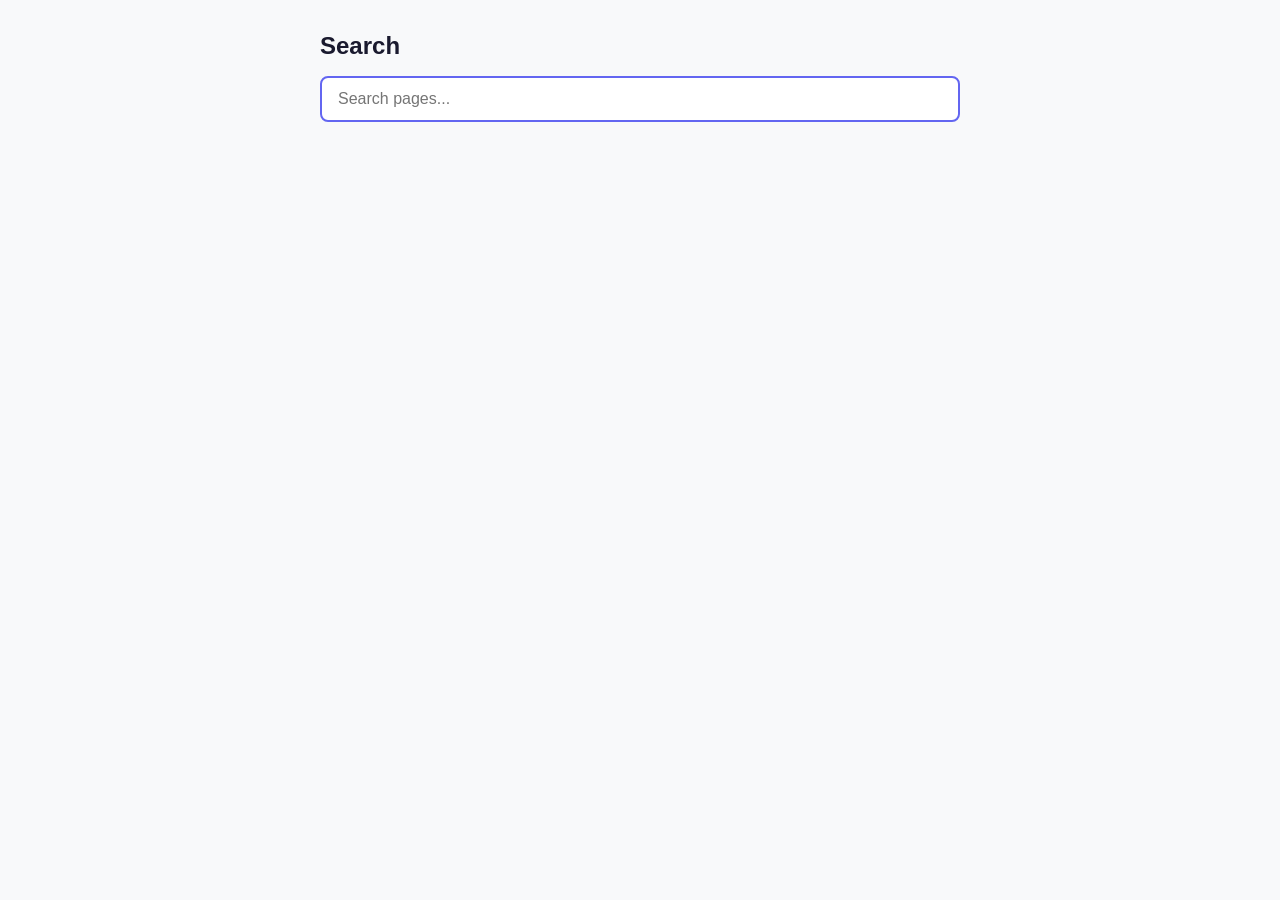
<file: search.html>
<!DOCTYPE html>
<html lang="en">
<head>
<meta charset="UTF-8">
<meta name="viewport" content="width=device-width, initial-scale=1.0">
<title>Site Search</title>
<style>
* { box-sizing: border-box; margin: 0; padding: 0; }
body { font-family: -apple-system, BlinkMacSystemFont, 'Segoe UI', Roboto, sans-serif; background: #f8f9fa; color: #1a1a2e; padding: 2rem; }
.search-container { max-width: 640px; margin: 0 auto; }
h1 { font-size: 1.5rem; margin-bottom: 1rem; }
input[type="search"] { width: 100%; padding: 0.75rem 1rem; font-size: 1rem; border: 2px solid #e2e8f0; border-radius: 8px; outline: none; transition: border-color 0.2s; }
input[type="search"]:focus { border-color: #6366f1; }
.results { margin-top: 1.5rem; }
.result-item { background: #fff; border: 1px solid #e2e8f0; border-radius: 8px; padding: 1rem; margin-bottom: 0.75rem; text-decoration: none; display: block; color: inherit; transition: box-shadow 0.2s; }
.result-item:hover { box-shadow: 0 2px 8px rgba(0,0,0,0.08); }
.result-title { font-weight: 600; color: #4f46e5; margin-bottom: 0.25rem; }
.result-path { font-size: 0.8rem; color: #64748b; margin-bottom: 0.25rem; }
.result-excerpt { font-size: 0.9rem; color: #475569; }
.no-results { color: #94a3b8; text-align: center; padding: 2rem 0; }
.count { font-size: 0.85rem; color: #94a3b8; margin-bottom: 0.75rem; }
</style>
</head>
<body>
<div class="search-container">
<h1>Search</h1>
<input type="search" id="q" placeholder="Search pages..." autofocus>
<div class="results" id="results"></div>
</div>
<script>
(function() {
var pages = [{"path":"/","title":"OSTERIA FRANCESCANA - Massimo Bottura","description":"“Osteria Francescana is a laboratory of ideas.It is also an observatory where we look at the past in a critical way, not a nostalgic one. Tradition in Evolution means looking at our culinary traditions from 10 kilometers away, to bring the best of the past into the future.”","excerpt":"“Osteria Francescana is a laboratory of ideas."},{"path":"/contacts","title":"Contacts - OSTERIA FRANCESCANA","description":"Osteria Francescana is located in the heart of medieval Modena in the Emilia-Romagna region of Italy.","excerpt":"Osteria Francescana is located in the heart of medieval Modena in the Emilia-Romagna region of Italy."},{"path":"/cookie-policy","title":"Cookie Policy - OSTERIA FRANCESCANA","description":"","excerpt":"FRANCESCANA SRL"},{"path":"/faq","title":"Faq - OSTERIA FRANCESCANA","description":"For further request you can contact the restaurant at +39 059223912, every day from 10:00 am to 7:00 pm (Italy time)”. If no one answers, please send an email to reserve@osteriafrancescana.it and you will be contacted back soon.","excerpt":"Reservations can be done only through our website on the"},{"path":"/it","title":"OSTERIA FRANCESCANA - Massimo Bottura","description":"L","excerpt":"“Osteria Francescana è un laboratorio di idee."},{"path":"/massimo-bottura","title":"Massimo Bottura - OSTERIA FRANCESCANA","description":"My name is Massimo Bottura. I am an Italian chef born in Modena. I grew up under the kitchen table.","excerpt":"My name is Massimo Bottura. I am an Italian chef born in Modena. I grew up under the kitchen table."},{"path":"/menu","title":"Menu - OSTERIA FRANCESCANA","description":"A culinary journey reinterpreting a selection of iconoclastic dishes of Osteria Francescana, bringing the best of the past into the future","excerpt":"As Osteria Francescana celebrates its 30th anniversary, this year’s theme is Miseria e Nobiltà — Misery and Nobility. It’s a duality that runs through the entire Italian peninsula, from north"},{"path":"/our-restaurants-in-modena","title":"Our restaurants in modena - OSTERIA FRANCESCANA","description":"","excerpt":"A nine-course dining experience celebrates the most iconic dishes"},{"path":"/privacy-policy","title":"Privacy Policy - OSTERIA FRANCESCANA","description":"","excerpt":"in vigore dal 25 marzo 2018"},{"path":"/wine-list","title":"Wine List - OSTERIA FRANCESCANA","description":"","excerpt":"VIA STELLA, 22 · 41121 MODENA MO · ITALY"}];
var input = document.getElementById('q');
var resultsEl = document.getElementById('results');

function search(query) {
    if (!query || query.length < 2) { resultsEl.innerHTML = ''; return; }
    var q = query.toLowerCase();
    var matches = pages.filter(function(p) {
        return (p.title && p.title.toLowerCase().indexOf(q) !== -1) ||
               (p.description && p.description.toLowerCase().indexOf(q) !== -1) ||
               (p.excerpt && p.excerpt.toLowerCase().indexOf(q) !== -1);
    });
    if (matches.length === 0) {
        resultsEl.innerHTML = '<div class="no-results">No results found.</div>';
        return;
    }
    var html = '<div class="count">' + matches.length + ' result(s)</div>';
    matches.forEach(function(p) {
        var href = p.path === '/' ? 'index.html' : p.path.replace(/^\//, '') + '/index.html';
        html += '<a class="result-item" href="' + href + '">' +
            '<div class="result-title">' + esc(p.title || 'Untitled') + '</div>' +
            '<div class="result-path">' + esc(p.path) + '</div>' +
            '<div class="result-excerpt">' + esc(p.excerpt || p.description || '') + '</div>' +
            '</a>';
    });
    resultsEl.innerHTML = html;
}

function esc(s) { var d = document.createElement('div'); d.textContent = s; return d.innerHTML; }

input.addEventListener('input', function() { search(this.value); });
})();
</script>
</body>
</html>
</file>
<file: assets/css/ef2d50c0c108c932-formidableforms.css>
/* WARNING: Any changes made to this file will be lost when your Formidable settings are updated */
.with_frm_style{--form-width:100%;--form-align:left;--direction:ltr;--fieldset:0px;--fieldset-color:#000000;--fieldset-padding:0 0 15px 0;--fieldset-bg-color:transparent;--title-size:40px;--title-color:#444444;--title-margin-top:10px;--title-margin-bottom:60px;--form-desc-size:14px;--form-desc-color:#666666;--form-desc-margin-top:10px;--form-desc-margin-bottom:25px;--form-desc-padding:0;--font-size:15px;--label-color:rgba(119,114,108,1);--weight:normal;--position:none;--align:left;--width:150px;--required-color:rgba(203,51,79,1);--required-weight:bold;--label-padding:0 0 3px 0;--description-font-size:12px;--description-color:rgba(119,114,108,1);--description-weight:normal;--description-style:normal;--description-align:left;--description-margin:0;--field-font-size:14px;--field-height:32px;--line-height:32px;--field-width:100%;--auto-width:100%;--field-pad:6px 10px;--field-margin:20px;--field-weight:normal;--text-color:rgba(119,114,108,1);--border-color:rgba(119,114,108,1);--field-border-width:1px;--field-border-style:solid;--bg-color:rgba(255,255,255,0);--bg-color-active:rgba(255,255,255,0);--border-color-active:rgba(119,114,108,1);--text-color-error:rgba(203,51,79,1);--bg-color-error:rgba(255,255,255,0);--border-color-error:rgba(203,51,79,1);--border-width-error:1px;--border-style-error:solid;--bg-color-disabled:#ffffff;--border-color-disabled:#E5E5E5;--text-color-disabled:#A1A1A1;--radio-align:block;--check-align:block;--check-font-size:13px;--check-label-color:rgba(119,114,108,1);--check-weight:normal;--section-font-size:18px;--section-color:#444444;--section-weight:bold;--section-pad:15px 0 3px 0;--section-mar-top:15px;--section-mar-bottom:30px;--section-bg-color:transparent;--section-border-color:#e8e8e8;--section-border-width:2px;--section-border-style:solid;--section-border-loc:-top;--collapse-pos:after;--repeat-icon-color:#ffffff;--submit-font-size:14px;--submit-width:auto;--submit-height:auto;--submit-bg-color:rgba(203,51,79,1);--submit-border-color:rgba(203,51,79,1);--submit-border-width:0px;--submit-text-color:#ffffff;--submit-weight:800;--submit-border-radius:0px;--submit-margin:10px;--submit-padding:10px 20px;--submit-shadow-color:rgba(238,238,238,0);--submit-hover-bg-color:rgba(255,255,255,1);--submit-hover-color:rgba(203,51,79,1);--submit-hover-border-color:rgba(204,204,204,0);--submit-active-bg-color:rgba(255,255,255,1);--submit-active-color:rgba(203,51,79,1);--submit-active-border-color:rgba(204,204,204,0);--border-radius:0px;--error-bg:#F2DEDE;--error-border:#EBCCD1;--error-text:#B94A48;--error-font-size:14px;--success-bg-color:#DFF0D8;--success-border-color:#D6E9C6;--success-text-color:#468847;--success-font-size:14px;--progress-bg-color:#eaeaea;--progress-color:#3f4b5b;--progress-active-bg-color:#579AF6;--progress-active-color:#ffffff;--progress-border-color:#E5E5E5;--progress-border-size:2px;--progress-size:24px;--base-font-size:15px;--toggle-font-size:15px;--toggle-on-color:#579AF6;--toggle-off-color:#eaeaea;--slider-font-size:24px;--slider-track-size:8px;--slider-circle-size:24px;--slider-color:#579AF6;--slider-bar-color:#579AF6;--date-head-bg-color:#579AF6;--date-head-color:#ffffff;--date-band-color:#2568c4;--bg-image-opacity:100%;--box-shadow:none;}.frm_hidden,.frm_add_form_row.frm_hidden,.frm_remove_form_row.frm_hidden,.with_frm_style .frm_button.frm_hidden{display:none;}.with_frm_style,.with_frm_style form,.with_frm_style .frm-show-form div.frm_description p{text-align: var(--form-align);}input:-webkit-autofill {-webkit-box-shadow: 0 0 0 30px white inset;}.with_frm_style .frm-show-form div.frm_description p{font-size: var(--form-desc-size);color: var(--form-desc-color);margin-top: var(--form-desc-margin-top);margin-bottom: var(--form-desc-margin-bottom);padding: var(--form-desc-padding);}.with_frm_style fieldset{min-width:0;display: block; }.with_frm_style fieldset fieldset{border:none;margin:0;padding:0;background-color:transparent;}.with_frm_style .frm_form_fields > fieldset{border-width: var(--fieldset);border-style:solid;border-color: var(--fieldset-color);margin:0;padding: var(--fieldset-padding);background-color: var(--fieldset-bg-color);}legend.frm_hidden{display:none !important;}.with_frm_style .frm_form_fields{opacity:1;transition: opacity 0.1s linear;}.with_frm_style .frm_doing_ajax{opacity:.5;}.frm_transparent{color:transparent;}.with_frm_style legend + h3,.with_frm_style h3.frm_form_title{font-size: var(--title-size);color: var(--title-color);margin-top: var(--title-margin-top);margin-bottom: var(--title-margin-bottom);}.with_frm_style .frm_form_field.frm_html_container,.with_frm_style .frm_form_field .frm_show_it{color: var(--form-desc-color);}.with_frm_style .frm_form_field.frm_html_container{font-size: var(--form-desc-size);}.with_frm_style .frm_form_field .frm_show_it{font-size: var(--field-font-size);font-weight: var(--field-weight);}.with_frm_style .frm_required {color: var(--required-color);font-weight: var(--required-weight);}.with_frm_style input[type=text],.with_frm_style input[type=password],.with_frm_style input[type=email],.with_frm_style input[type=number],.with_frm_style input[type=url],.with_frm_style input[type=tel],.with_frm_style input[type=search],.with_frm_style select,.with_frm_style textarea,.with_frm_style .frm-card-element.StripeElement {font-family:var(--font);font-size: var(--field-font-size);margin-bottom:0;}.with_frm_style textarea{vertical-align:top;height:auto;}.with_frm_style .frm_slimselect.ss-main,.with_frm_style input[type=text],.with_frm_style input[type=password],.with_frm_style input[type=email],.with_frm_style input[type=number],.with_frm_style input[type=url],.with_frm_style input[type=tel],.with_frm_style input[type=phone],.with_frm_style input[type=search],.with_frm_style select,.with_frm_style textarea,.frm_form_fields_style,.with_frm_style .frm_scroll_box .frm_opt_container,.frm_form_fields_active_style,.frm_form_fields_error_style,.with_frm_style .frm-card-element.StripeElement {color: var(--text-color);background-color: var(--bg-color);border-color: var(--border-color);border-width: var(--field-border-width);border-style: var(--field-border-style);border-radius: var(--border-radius);width: var(--field-width);max-width: 100%;font-size: var(--field-font-size);padding: var(--field-pad);box-sizing: border-box;outline: none;font-weight: var(--field-weight);}.with_frm_style select option {color: var(--text-color);}.with_frm_style select option.frm-select-placeholder {color: var(--text-color-disabled);}.with_frm_style input[type=radio],.with_frm_style input[type=checkbox]{border-color: var(--border-color);box-shadow: var(--box-shadow);float: none;}.with_frm_style input[type=radio]:after,.with_frm_style input[type=checkbox]:after {display: none; }.with_frm_style input[type=radio]:not(:checked):focus,.with_frm_style input[type=checkbox]:not(:checked):focus {border-color: var(--border-color) !important;}.with_frm_style input[type=radio]:focus,.with_frm_style input[type=checkbox]:focus {box-shadow:0px 0px 0px 3px rgba(119,114,108, 0.4) !important;}.with_frm_style input[type=text],.with_frm_style input[type=password],.with_frm_style input[type=email],.with_frm_style input[type=number],.with_frm_style input[type=url],.with_frm_style input[type=tel],.with_frm_style input[type=file],.with_frm_style input[type=search],.with_frm_style select,.with_frm_style .frm-card-element.StripeElement{min-height: var(--field-height);line-height:1.3;}.with_frm_style select[multiple=multiple]{height:auto;}.input[type=file].frm_transparent:focus,.with_frm_style input[type=file]{background-color:transparent;border:none;outline:none;box-shadow:none;}.with_frm_style input[type=file]{color: var(--text-color);padding: 0px;font-size: var(--field-font-size);display: initial;}.with_frm_style input[type=file].frm_transparent{color:transparent;}.with_frm_style .wp-editor-wrap{width: var(--field-width);max-width:100%;}.with_frm_style .wp-editor-container textarea{border:none;box-shadow:none !important;}.with_frm_style .mceIframeContainer{background-color: var(--bg-color);}.with_frm_style select{width: var(--auto-width);max-width:100%;background-position-y: calc(50% + 3px);}.with_frm_style input[disabled],.with_frm_style select[disabled],.with_frm_style textarea[disabled],.with_frm_style input[readonly],.with_frm_style select[readonly],.with_frm_style textarea[readonly] {background-color: var(--bg-color-disabled);color: var(--text-color-disabled);border-color: var(--border-color-disabled);}.frm_preview_page:before{content:normal !important;}.frm_preview_page{padding:25px;}.with_frm_style .frm_primary_label{max-width:100%;font-size: var(--font-size);color: var(--label-color);font-weight: var(--weight);text-align: var(--align);padding: var(--label-padding);margin:0;width:auto;display:block;}.with_frm_style .frm_top_container .frm_primary_label,.with_frm_style .frm_hidden_container .frm_primary_label,.with_frm_style .frm_pos_top{display:block;float:none;width:auto;}.with_frm_style .frm_inline_container .frm_primary_label{margin-right:10px;}.with_frm_style .frm_right_container .frm_primary_label,.with_frm_style .frm_pos_right{display:inline;float:right;margin-left:10px;}.with_frm_style .frm_pos_center {text-align: center;}.with_frm_style .frm_none_container .frm_primary_label,.with_frm_style .frm_pos_none,.frm_pos_none,.frm_none_container .frm_primary_label{display:none;}.with_frm_style .frm_section_heading.frm_hide_section{margin-top:0 !important;}.with_frm_style .frm_hidden_container .frm_primary_label,.with_frm_style .frm_pos_hidden,.frm_hidden_container .frm_primary_label{visibility:hidden;white-space:nowrap;}.frm_visible{opacity:1;}.with_frm_style .frm_inside_container {position: relative;padding-top: 18px;padding-top: calc(0.5 * var(--field-height));}.with_frm_style .frm_inside_container > input,.with_frm_style .frm_inside_container > select,.with_frm_style .frm_inside_container > textarea {display: block;}.with_frm_style input::placeholder,.with_frm_style textarea::placeholder {font-size: var(--field-font-size);}.with_frm_style .frm_inside_container > input::placeholder,.with_frm_style .frm_inside_container > textarea::placeholder {opacity: 0;transition: opacity 0.3s ease-in;}.with_frm_style .frm_inside_container > label {transition: all 0.3s ease-in;position: absolute;top: 19px;top: calc(1px + .5 * var(--field-height));left: 3px;width: 100%;line-height: 1.3;text-overflow: ellipsis;overflow: hidden;white-space: nowrap;padding: 8px 12px;padding: var(--field-pad);font-size: 14px;font-size: var(--field-font-size);font-weight: normal;font-weight: var(--field-weight);pointer-events: none;}.with_frm_style.frm_style_lines-no-boxes .frm_inside_container > label {line-height: 1;}.with_frm_style .frm_inside_container.frm_label_float_top > label {top: 0;left: 0;padding: 0;font-size: 12px;font-size: calc(0.85 * var(--field-font-size));}.with_frm_style .frm_inside_container.frm_label_float_top > input::placeholder,.with_frm_style .frm_inside_container.frm_label_float_top > textarea::placeholder {opacity: 1;transition: opacity 0.3s ease-in;}.with_frm_style .frm_description,.with_frm_style .frm_pro_max_limit_desc{clear:both;}.with_frm_style input[type=number][readonly] {-moz-appearance: textfield;}.with_frm_style select[multiple="multiple"]{height:auto;line-height:normal;}.with_frm_style .frm_catlevel_2,.with_frm_style .frm_catlevel_3,.with_frm_style .frm_catlevel_4,.with_frm_style .frm_catlevel_5{margin-left:18px;}.with_frm_style .wp-editor-container{border:1px solid #e5e5e5;}.with_frm_style .quicktags-toolbar input{font-size:12px !important;}.with_frm_style .wp-editor-container textarea{border:none;}.with_frm_style .auto_width #loginform input,.with_frm_style .auto_width input,.with_frm_style input.auto_width,.with_frm_style select.auto_width,.with_frm_style textarea.auto_width{width:auto;}.with_frm_style .frm_repeat_buttons{white-space:nowrap;}.with_frm_style .frm_button{text-decoration:none !important;border:1px solid #eee;display:inline-block;padding: var(--submit-padding);border-radius:0px;border-radius:var(--border-radius);font-size: var(--submit-font-size);font-weight: var(--submit-weight);color: var(--submit-text-color);background: var(--submit-bg-color);border-width: var(--submit-border-width);border-color: var(--submit-border-color);height: var(--submit-height);}.with_frm_style .frm_button.frm_inverse{color:var(--submit-bg-color);background:var(--submit-text-color);}.with_frm_style .frm_submit{clear:both;}.frm_inline_form .frm_form_field,.frm_inline_form .frm_submit{grid-column: span 1 / span 1;}.frm_inline_form .frm_submit{margin:0;}.frm_submit.frm_inline_submit input[type=submit],.frm_submit.frm_inline_submit button,.frm_inline_form .frm_submit input[type=submit],.frm_inline_form .frm_submit button{margin-top:0;}.with_frm_style.frm_center_submit .frm_submit{text-align:center;}.with_frm_style.frm_center_submit .frm_flex.frm_submit {justify-content: center;}.with_frm_style .frm_inline_success .frm_submit{display: flex;flex-direction: row;align-items: center;margin: 0;}.with_frm_style .frm_inline_success .frm_submit .frm_message{flex: 1;margin: 0;padding-left: 10px;}.with_frm_style .frm_inline_success.frm_alignright_success .frm_submit .frm_message{text-align: right;}.with_frm_style.frm_center_submit .frm_submit input[type=submit],.with_frm_style.frm_center_submit .frm_submit input[type=button],.with_frm_style.frm_center_submit .frm_submit button{margin-bottom:8px !important;}.with_frm_style .frm-edit-page-btn,.with_frm_style .frm_submit input[type=submit],.with_frm_style .frm_submit input[type=button],.with_frm_style .frm_submit button{-webkit-appearance: none;cursor: pointer;}.with_frm_style.frm_center_submit .frm_submit .frm_ajax_loading{display: block;margin: 0 auto;}.with_frm_style .frm_loading_prev .frm_ajax_loading,.with_frm_style .frm_loading_form .frm_ajax_loading{visibility:visible !important;}.with_frm_style .frm_loading_prev .frm_prev_page,.with_frm_style .frm_loading_form .frm_button_submit {position: relative;color: transparent !important;text-shadow: none !important;}.with_frm_style .frm_loading_prev .frm_prev_page:hover,.with_frm_style .frm_loading_prev .frm_prev_page:active,.with_frm_style .frm_loading_prev .frm_prev_page:focus,.with_frm_style .frm_loading_form .frm_button_submit:hover,.with_frm_style .frm_loading_form .frm_button_submit:active,.with_frm_style .frm_loading_form .frm_button_submit:focus {cursor: not-allowed;color: transparent;outline: none !important;box-shadow: none;}.with_frm_style .frm_loading_prev .frm_prev_page::before,.with_frm_style .frm_loading_form .frm_button_submit:before {content: '';display: inline-block;position: absolute;background: transparent;border: 1px solid #fff;border-top-color: transparent;border-left-color: transparent;border-radius: 50%;box-sizing: border-box;top: 50%;left: 50%;margin-top: -6px;margin-left: -6px;width: 12px;height: 12px;animation: spin 2s linear infinite;}.with_frm_style .frm_submit.frm_flex {align-items: center;gap: 2%;}.with_frm_style .frm_submit.frm_flex button.frm_button_submit ~ .frm_prev_page {order: -1;}.frm_style_formidable-style.with_frm_style{}.frm_forms.frm_style_formidable-style.with_frm_style{max-width:var(--form-width);direction:var(--direction);}.frm_style_formidable-style.with_frm_style .form-field{margin-bottom:var(--field-margin);}.frm_style_formidable-style.with_frm_style .form-field.frm_section_heading{margin-bottom:0;}.frm_style_formidable-style.with_frm_style p.description,.frm_style_formidable-style.with_frm_style div.description,.frm_style_formidable-style.with_frm_style div.frm_description,.frm_style_formidable-style.with_frm_style .frm-show-form > div.frm_description,.frm_style_formidable-style.with_frm_style .frm_error,.frm_style_formidable-style.with_frm_style .frm_pro_max_limit_desc{margin-top: 6px;padding:0;font-size:12px;color:rgba(119,114,108,1);font-weight:normal;text-align:left;font-style:normal;max-width:100%;}.frm_style_formidable-style.with_frm_style .frm_form_field.frm_left_container{grid-template-columns: 150px auto;}.frm_style_formidable-style.with_frm_style .frm_form_field.frm_right_container{grid-template-columns: auto 150px;}.frm_form_field.frm_right_container{grid-template-columns: auto 25%;}.frm_style_formidable-style.with_frm_style .frm_inline_container.frm_dynamic_select_container .frm_data_container,.frm_style_formidable-style.with_frm_style .frm_inline_container.frm_dynamic_select_container .frm_opt_container{display:inline;}.frm_style_formidable-style.with_frm_style .frm_pos_right{display:inline;width:var(--width);}.frm_style_formidable-style.with_frm_style .frm_none_container .frm_primary_label,.frm_style_formidable-style.with_frm_style .frm_pos_none{display:none;}.frm_style_formidable-style.with_frm_style .frm_scale label{font-weight:normal;font-size:13px;color:rgba(119,114,108,1);}.frm_style_formidable-style.with_frm_style input::placeholder,.frm_style_formidable-style.with_frm_style textarea::placeholder{color:var(--text-color-disabled);}.frm_style_formidable-style.with_frm_style .frm_default,.frm_style_formidable-style.with_frm_style input.frm_default,.frm_style_formidable-style.with_frm_style textarea.frm_default,.frm_style_formidable-style.with_frm_style select.frm_default,.frm_style_formidable-style.with_frm_style .placeholder {color:var(--text-color-disabled);}.frm_style_formidable-style.with_frm_style .form-field input:not([type=file]):not([type=range]):not([readonly]):focus,.frm_style_formidable-style.with_frm_style select:focus,.frm_style_formidable-style.with_frm_style .form-field textarea:focus,.frm_style_formidable-style.with_frm_style .frm_focus_field input[type=text],.frm_style_formidable-style.with_frm_style .frm_focus_field input[type=password],.frm_style_formidable-style.with_frm_style .frm_focus_field input[type=email],.frm_style_formidable-style.with_frm_style .frm_focus_field input[type=number],.frm_style_formidable-style.with_frm_style .frm_focus_field input[type=url],.frm_style_formidable-style.with_frm_style .frm_focus_field input[type=tel],.frm_style_formidable-style.with_frm_style .frm_focus_field input[type=search],.frm_form_fields_active_style,.frm_style_formidable-style.with_frm_style .frm_focus_field .frm-card-element.StripeElement {background-color:var(--bg-color-active);border-color:var(--border-color-active);color:var(--text-color);box-shadow:none;outline: none;}.frm_style_formidable-style.with_frm_style .frm_compact .frm_dropzone.dz-clickable .dz-message,.frm_style_formidable-style.with_frm_style .frm-edit-page-btn,.frm_style_formidable-style.with_frm_style input[type=submit],.frm_style_formidable-style.with_frm_style .frm_submit input[type=button],.frm_style_formidable-style.with_frm_style .frm_submit button,.frm_form_submit_style {width:auto;font-size:14px;height:auto;line-height:normal;text-align:center;background:rgba(203,51,79,1);border-width:0px;border-color: rgba(203,51,79,1);border-style:solid;color:#ffffff;cursor:pointer;font-weight:800;border-radius:0px;text-shadow:none;padding:10px 20px;box-sizing:border-box;box-shadow:0 1px 1px rgba(238,238,238,0);margin:10px;margin-left:0;margin-right:0;vertical-align:middle;}.frm_style_formidable-style.with_frm_style .frm_compact .frm_dropzone.dz-clickable .dz-message{margin:0;}.frm_style_formidable-style.with_frm_style .frm-edit-page-btn:hover,.frm_style_formidable-style.with_frm_style input[type=submit]:hover,.frm_style_formidable-style.with_frm_style .frm_submit input[type=button]:hover,.frm_style_formidable-style.with_frm_style .frm_submit button:hover{background:var(--submit-hover-bg-color);border-color:var(--submit-hover-border-color);color:var(--submit-hover-color);}.frm_style_formidable-style.with_frm_style.frm_center_submit .frm_submit .frm_ajax_loading{margin-bottom:10px;}.frm_style_formidable-style.with_frm_style .frm-edit-page-btn:focus,.frm_style_formidable-style.with_frm_style input[type=submit]:focus,.frm_style_formidable-style.with_frm_style .frm_submit input[type=button]:focus,.frm_style_formidable-style.with_frm_style .frm_submit button:focus,.frm_style_formidable-style.with_frm_style input[type=submit]:active,.frm_style_formidable-style.with_frm_style .frm_submit input[type=button]:active,.frm_style_formidable-style.with_frm_style .frm_submit button:active{background:var(--submit-active-bg-color);border-color:var(--submit-active-border-color);color:var(--submit-active-color);outline: none;}.frm_style_formidable-style.with_frm_style .frm_loading_prev .frm_prev_page,.frm_style_formidable-style.with_frm_style .frm_loading_prev .frm_prev_page:hover,.frm_style_formidable-style.with_frm_style .frm_loading_prev .frm_prev_page:active,.frm_style_formidable-style.with_frm_style .frm_loading_prev .frm_prev_page:focus,.frm_style_formidable-style.with_frm_style .frm_loading_form .frm_button_submit,.frm_style_formidable-style.with_frm_style .frm_loading_form .frm_button_submit:hover,.frm_style_formidable-style.with_frm_style .frm_loading_form .frm_button_submit:active,.frm_style_formidable-style.with_frm_style .frm_loading_form .frm_button_submit:focus{color: transparent;background:var(--submit-bg-color);border-color:var(--submit-bg-color);}.frm_style_formidable-style.with_frm_style .frm_loading_prev .frm_prev_page:before,.frm_style_formidable-style.with_frm_style .frm_loading_form .frm_button_submit:before {border-bottom-color:var(--submit-text-color);border-right-color:var(--submit-text-color);}.frm_style_formidable-style.with_frm_style.frm_inline_top .frm_submit::before,.frm_style_formidable-style.with_frm_style .frm_submit.frm_inline_submit::before {content:"before";font-size:var(--font-size);color:var(--label-color);font-weight:var(--weight);margin:0;padding:var(--label-padding);width:auto;display:block;visibility:hidden;}.frm_style_formidable-style.with_frm_style.frm_inline_form .frm_submit input,.frm_style_formidable-style.with_frm_style.frm_inline_form .frm_submit button,.frm_style_formidable-style.with_frm_style .frm_submit.frm_inline_submit input,.frm_style_formidable-style.with_frm_style .frm_submit.frm_inline_submit button {margin: 0 !important;}.frm_style_formidable-style.with_frm_style .frm_blank_field input[type=text],.frm_style_formidable-style.with_frm_style .frm_blank_field input[type=password],.frm_style_formidable-style.with_frm_style .frm_blank_field input[type=url],.frm_style_formidable-style.with_frm_style .frm_blank_field input[type=tel],.frm_style_formidable-style.with_frm_style .frm_blank_field input[type=number],.frm_style_formidable-style.with_frm_style .frm_blank_field input[type=email],.frm_style_formidable-style.with_frm_style .frm_blank_field input[type=checkbox],.frm_style_formidable-style.with_frm_style .frm_blank_field input[type=radio],.frm_style_formidable-style.with_frm_style .frm_blank_field textarea,.frm_style_formidable-style.with_frm_style .frm_blank_field .mce-edit-area iframe,.frm_style_formidable-style.with_frm_style .frm_blank_field select:not(.ui-datepicker-month):not(.ui-datepicker-year),.frm_form_fields_error_style,.frm_style_formidable-style.with_frm_style .frm_blank_field .frm-g-recaptcha iframe,.frm_style_formidable-style.with_frm_style .frm_blank_field .g-recaptcha iframe,.frm_style_formidable-style.with_frm_style .frm_blank_field .frm-card-element.StripeElement,.frm_style_formidable-style.with_frm_style .frm_form_field :invalid {color:var(--text-color-error);background-color:var(--bg-color-error);border-color:var(--border-color-error);border-width:var(--border-width-error);border-style:var(--border-style-error);}.frm_style_formidable-style.with_frm_style .frm_error,.frm_style_formidable-style.with_frm_style .frm_limit_error{font-weight:var(--weight);color:var(--border-color-error);}.frm_style_formidable-style.with_frm_style .frm_error_style{background-color:var(--error-bg);border:1px solid var(--error-border);border-radius:var(--border-radius);color:var(--error-text);font-size:var(--error-font-size);margin:0;margin-bottom:var(--field-margin);}.frm_style_formidable-style.with_frm_style #frm_loading .progress-striped .progress-bar{background-image:linear-gradient(45deg, rgba(119,114,108,1) 25%, rgba(0, 0, 0, 0) 25%, rgba(0, 0, 0, 0) 50%, rgba(119,114,108,1) 50%, rgba(119,114,108,1) 75%, rgba(0, 0, 0, 0) 75%, rgba(0, 0, 0, 0));}.frm_style_formidable-style.with_frm_style #frm_loading .progress-bar{background-color:var(--bg-color);}.frm_style_formidable-style.with_frm_style .frm_form_field.frm_total_big input,.frm_style_formidable-style.with_frm_style .frm_form_field.frm_total_big textarea,.frm_style_formidable-style.with_frm_style .frm_form_field.frm_total input,.frm_style_formidable-style.with_frm_style .frm_form_field.frm_total textarea{color: rgba(119,114,108,1);background-color:transparent;border:none;display:inline;width:auto;padding:0;}.frm_ajax_loading{visibility:hidden;width:auto;}.frm_form_submit_style{height:auto;}a.frm_save_draft{cursor:pointer;}.with_frm_style a.frm_save_draft,.with_frm_style a.frm_start_over{font-size: var(--submit-font-size);font-weight: var(--submit-weight);}.horizontal_radio .frm_radio{margin:0 5px 0 0;}.horizontal_radio .frm_checkbox{margin:0;margin-right:12px;}.vertical_radio .frm_checkbox,.vertical_radio .frm_radio,.vertical_radio .frm_catlevel_1{display:block;}.horizontal_radio .frm_checkbox,.horizontal_radio .frm_radio,.horizontal_radio .frm_catlevel_1{display:inline-block;padding-left: 0;}.with_frm_style .frm_radio{display: var(--radio-align);}.with_frm_style .frm_checkbox{display: var(--check-align);}.with_frm_style .vertical_radio .frm_checkbox,.with_frm_style .vertical_radio .frm_radio,.vertical_radio .frm_catlevel_1{display:block;margin-bottom: 10px;}.with_frm_style .horizontal_radio .frm_checkbox,.with_frm_style .horizontal_radio .frm_radio,.horizontal_radio .frm_catlevel_1{display:inline-block;}.with_frm_style .frm_checkbox label,.with_frm_style .frm_radio label {display: inline-block;vertical-align: middle;white-space:normal;}.with_frm_style .frm_checkbox label input[type=checkbox],.with_frm_style .frm_radio label input[type=radio] {margin-right: 4px;}.with_frm_style .frm_checkbox label:not(.frm-label-disabled),.with_frm_style .frm_radio label:not(.frm-label-disabled) {cursor: pointer;}.with_frm_style .vertical_radio .frm_checkbox label,.with_frm_style .vertical_radio .frm_radio label{display: block;width: 100%;}.with_frm_style .frm_radio label,.with_frm_style .frm_checkbox label {font-size: var(--check-font-size);color: var(--check-label-color);font-weight: var(--check-weight);line-height: 1.3;}.with_frm_style .frm_radio input[type=radio],.with_frm_style .frm_checkbox input[type=checkbox] {font-size: var(--check-font-size);position: static;}.frm_file_container .frm_file_link,.with_frm_style .frm_radio label .frm_file_container,.with_frm_style .frm_checkbox label .frm_file_container{display:inline-block;margin:5px;vertical-align:middle;}.with_frm_style .frm_radio input[type=radio], .with_frm_style .frm_scale input[type=radio]{border-radius:50%;}.with_frm_style .frm_checkbox input[type=checkbox] {border-radius: calc(var(--border-radius) / 2) !important;}.with_frm_style .frm_radio input[type=radio],.with_frm_style .frm_scale input[type=radio],.with_frm_style .frm_checkbox input[type=checkbox]{appearance: none;background-color: var(--bg-color);flex: none;display:inline-block !important;width: 16px !important;min-width: 16px !important;height: 16px !important;color: var(--border-color);border: 1px solid currentColor;border-color: var(--border-color);vertical-align: middle;position: initial; padding: 0;margin: 0;}.frm_forms.with_frm_style .frm_fields_container .frm_radio input[type=radio]:not([disabled]):checked,.frm_forms.with_frm_style .frm_fields_container .frm_scale input[type=radio]:not([disabled]):checked,.frm_forms.with_frm_style .frm_fields_container .frm_checkbox input[type=checkbox]:not([disabled]):checked {border-color: var(--border-color-active) !important;}.frm_forms.with_frm_style .frm_fields_container .frm_checkbox input[type=checkbox]:not([disabled]):checked {background-color: var(--border-color-active) !important;}.with_frm_style .frm_radio input[type=radio][disabled]:checked,.with_frm_style .frm_scale input[type=radio][disabled]:checked,.with_frm_style .frm_checkbox input[type=checkbox][disabled]:checked {border-color: var(--border-color) !important; }.with_frm_style .frm_checkbox input[type=checkbox][disabled]:checked {background-color: var(--border-color) !important;}.with_frm_style .frm_radio input[type=radio]:checked:before,.with_frm_style .frm_scale input[type=radio]:checked:before,.with_frm_style .frm_checkbox input[type=checkbox]:checked:before {position: static !important; content: '';display: block;}.frm_forms.with_frm_style .frm_checkbox input[type=checkbox]:before {width: 100% !important;height: 100% !important;background-image: url("data:image/svg+xml,%3Csvg width='12' height='9' viewBox='0 0 12 9' fill='none' xmlns='http://www.w3.org/2000/svg'%3E%3Cpath d='M10.6667 1.5L4.25001 7.91667L1.33334 5' stroke='white' stroke-width='2' stroke-linecap='round' stroke-linejoin='round'/%3E%3C/svg%3E%0A") !important;background-size: 9px !important;background-repeat: no-repeat !important;background-position: center !important;margin: 0;}.with_frm_style .frm_scale input[type=radio]:before,.with_frm_style .frm_radio input[type=radio]:before {width: 8px;height: 8px;border-radius: 50%;background-color: var(--border-color-active);margin: 3px;}.with_frm_style .frm_scale input[type=radio][disabled]:before,.with_frm_style .frm_radio input[type=radio][disabled]:before {background-color: var(--border-color);}.with_frm_style :invalid,.with_frm_style :-moz-ui-invalid{box-shadow:none;}.with_frm_style .frm_error_style img{padding-right:10px;vertical-align:middle;border:none;}.with_frm_style .frm_trigger{cursor:pointer;}.with_frm_style .frm_error_style,.with_frm_style .frm_message,.frm_success_style{border-radius:4px;padding:15px;}.with_frm_style .frm_message p {color: var(--success-text-color);margin-bottom: 0;}.with_frm_style .frm_message > p:first-of-type {margin-top: 0;}.with_frm_style .frm_message,.frm_success_style {margin: 5px 0 15px;border: 1px solid var(--success-border-color);background-color: var(--success-bg-color);color: var(--success-text-color);border-radius: var(--border-radius);font-size: var(--success-font-size);}.with_frm_style .frm_plain_success .frm_message {background-color: transparent;padding:0;border:none;font-size:inherit;color:inherit;}.with_frm_style .frm_plain_success .frm_message p {color:inherit;}.frm_form_fields_style,.frm_form_fields_active_style,.frm_form_fields_error_style,.frm_form_submit_style{width:auto;}.with_frm_style .frm_trigger span{float:left;}.with_frm_style table.frm-grid,#content .with_frm_style table.frm-grid{border-collapse:collapse;border:none;}.frm-grid td,.frm-grid th{padding:5px;border-width:1px;border-style:solid;border-color: var(--border-color);border-top:none;border-left:none;border-right:none;}.frm-alt-table {width:100%;border-collapse:separate;margin-top:0.5em;font-size:15px;border-width:1px;}.with_frm_style .frm-alt-table{border-color: var(--border-color);}.frm-alt-table th {width:200px;}.frm-alt-table tr {background-color:transparent;}.frm-alt-table th,.frm-alt-table td {background-color:transparent;vertical-align:top;text-align:left;padding:20px;border-color:transparent;}.frm-alt-table tr:nth-child(even) {background-color:rgba(164,159,153,1);}table.form_results.with_frm_style{border-style: solid;border-width: var(--field-border-width);border-color: var(--border-color);}table.form_results.with_frm_style tr td{text-align:left;padding:7px 9px;color: var(--text-color);border-top-style: solid;border-top-width: var(--field-border-width);border-top-color: var(--border-color);}table.form_results.with_frm_style tr.frm_even,.frm-grid .frm_even{background-color:#fff;background-color:var(--bg-color);}table.form_results.with_frm_style tr.frm_odd,.frm-grid .frm_odd {background-color: var(--bg-color);}.frm_color_block {background-color:rgba(164,159,153,1);padding: 40px;}.with_frm_style .frm-show-form .frm_color_block.frm_section_heading h3,.frm_color_block.frm_section_heading h3 {border-width: 0 !important;}.frm_collapse .ui-icon{display:inline-block;}.frm_toggle_container{border:1px solid transparent;}.frm_toggle_container ul{margin:5px 0;padding-left:0;list-style-type:none;}.frm_toggle_container .frm_month_heading{text-indent:15px;}.frm_toggle_container .frm_month_listing{margin-left:40px;}#frm_loading{display:none;position:fixed;top:0;left:0;width:100%;height:100%;z-index:99999;}#frm_loading h3{font-weight:500;padding-bottom:15px;color:#fff;font-size:24px;}#frm_loading_content{position:fixed;top:20%;left:33%;width:33%;text-align:center;padding-top:30px;font-weight:bold;z-index:9999999;}#frm_loading img{max-width:100%;}#frm_loading .progress{border-radius:4px;box-shadow:0 1px 2px rgba(0, 0, 0, 0.1) inset;height:20px;margin-bottom:20px;overflow:hidden;}#frm_loading .progress.active .progress-bar{animation:2s linear 0s normal none infinite progress-bar-stripes;}#frm_loading .progress-striped .progress-bar {background-image: linear-gradient(45deg, var(--border-color) 25%, rgba(0, 0, 0, 0) 25%, rgba(0, 0, 0, 0) 50%, var(--border-color) 50%, var(--border-color) 75%, rgba(0, 0, 0, 0) 75%, rgba(0, 0, 0, 0));background-size:40px 40px;}#frm_loading .progress-bar {background-color: var(--bg-color);box-shadow: 0 -1px 0 rgba(0, 0, 0, 0.15) inset;float: left;height: 100%;line-height: 20px;text-align: center;transition: width 0.6s ease 0s;width: 100%;}.frm_image_from_url{height:50px;}.frm-loading-img{background:url('../images/8c69aa6db7bc0b39-ajax_loader.gif') no-repeat center center;padding:6px 12px;}select.frm_loading_lookup{background-image: url('../images/8c69aa6db7bc0b39-ajax_loader.gif') !important;background-position: 10px;background-repeat: no-repeat;color: transparent !important;}.frm_screen_reader {border: 0;clip-path: inset(50%);height: 1px;margin: -1px;overflow: hidden;padding: 0;position: absolute;width: 1px;word-wrap: normal !important; }.frm_screen_reader.frm_hidden {display: initial;}.frm_clear_none {clear: none;}.frm_clear {clear: both;}.frm_form_field.frm_alignright {float: right !important;}.with_frm_style .frm_form_field {clear: both;}.frm_combo_inputs_container,.frm_grid_container,.frm_form_fields .frm_section_heading,.frm_form_fields .frm_fields_container {display: grid;grid-template-columns: repeat(12, 1fr);grid-auto-rows: max-content;grid-gap: 0 2%;}.frm_combo_inputs_container > *,.frm_grid_container > *,.frm_section_heading > *,.frm_fields_container .frm_form_field,.frm_fields_container > * {grid-column: span 12 / span 12;}.frm_inline,.frm_form_field.frm_left_inline,.frm_form_field.frm_first_inline,.frm_form_field.frm_inline,.frm_submit.frm_inline,.frm_form_field.frm_right_inline,.frm_form_field.frm_last_inline {width: auto;grid-column: span 2 / span 2;}.frm6,.frm_half,.frm_form_field.frm_three_fifths, .frm_form_field.frm6,.frm_submit.frm6,.frm_form_field.frm_left_half,.frm_form_field.frm_right_half,.frm_form_field.frm_first_half,.frm_form_field.frm_last_half,.frm_form_field.frm_half,.frm_submit.frm_half {grid-column: span 6 / span 6;}.frm4,.frm_third,.frm_form_field.frm_two_fifths, .frm_form_field.frm4,.frm_submit.frm4,.frm_form_field.frm_left_third,.frm_form_field.frm_third,.frm_submit.frm_third,.frm_form_field.frm_right_third,.frm_form_field.frm_first_third,.frm_form_field.frm_last_third {grid-column: span 4 / span 4;}.frm8,.frm_two_thirds,.frm_form_field.frm8,.frm_submit.frm8,.frm_form_field.frm_left_two_thirds,.frm_form_field.frm_right_two_thirds,.frm_form_field.frm_first_two_thirds,.frm_form_field.frm_last_two_thirds,.frm_form_field.frm_two_thirds {grid-column: span 8/span 8;}.frm3,.frm_fourth,.frm_form_field.frm3,.frm_submit.frm3,.frm_form_field.frm_left_fourth,.frm_form_field.frm_fourth,.frm_submit.frm_fourth,.frm_form_field.frm_right_fourth,.frm_form_field.frm_first_fourth,.frm_form_field.frm_last_fourth {grid-column: span 3/span 3;}.frm9,.frm_three_fourths,.frm_form_field.frm_four_fifths, .frm_form_field.frm9,.frm_submit.frm9,.frm_form_field.frm_three_fourths {grid-column: span 9/span 9;}.frm_form_field.frm_left_fifth,.frm_form_field.frm_fifth,.frm_submit.frm_fifth,.frm_form_field.frm_right_fifth,.frm_form_field.frm_first_fifth,.frm_form_field.frm_last_fifth {grid-column: span 2/span 2;}.frm2,.frm_sixth,.frm_form_field.frm2,.frm_submit.frm2,.frm_form_field.frm_sixth,.frm_submit.frm_sixth,.frm_form_field.frm_first_sixth,.frm_form_field.frm_last_sixth {grid-column: span 2/span 2;}.frm10,.frm_form_field.frm10,.frm_submit.frm10 {grid-column: span 10/span 10;}.frm1,.frm_form_field.frm1,.frm_submit.frm1,.frm_form_field.frm_seventh,.frm_submit.frm_seventh,.frm_form_field.frm_first_seventh,.frm_form_field.frm_last_seventh.frm_form_field.frm_eighth,.frm_submit.frm_eighth,.frm_form_field.frm_first_eighth,.frm_form_field.frm_last_eighth {grid-column: span 1/span 1;}.frm5,.frm_form_field.frm5,.frm_submit.frm5 {grid-column: span 5/span 5;}.frm7,.frm_form_field.frm7,.frm_submit.frm7 {grid-column: span 7/span 7;}.frm11,.frm_form_field.frm11,.frm_submit.frm11 {grid-column: span 11/span 11;}.frm12,.frm_full,.frm_full .wp-editor-wrap,.frm_full > input:not([type="checkbox"]):not([type="radio"]):not([type="button"]),.frm_full select,.frm_full textarea {width: 100% !important;grid-column: span 12/span 12;box-sizing: border-box;}.frm_full .wp-editor-wrap input {width: auto !important;}.frm_first,.frm_form_field.frm_left_half,.frm_form_field.frm_left_third,.frm_form_field.frm_left_two_thirds,.frm_form_field.frm_left_fourth,.frm_form_field.frm_left_fifth,.frm_form_field.frm_left_inline,.frm_form_field.frm_first_half,.frm_form_field.frm_first_third,.frm_form_field.frm_first_two_thirds,.frm_form_field.frm_first_fourth,.frm_form_field.frm_first_fifth,.frm_form_field.frm_first_sixth,.frm_form_field.frm_first_seventh,.frm_form_field.frm_first_eighth,.frm_form_field.frm_first_inline,.frm_form_field.frm_first {grid-column-start: 1;}.frm_last,.frm_form_field.frm_last,.frm_form_field.frm_alignright {grid-column-end: -1;justify-content: end;}.with_frm_style.frm_rtl .frm_form_fields .star-rating {float: right;}.with_frm_style.frm_rtl .frm_grid .frm_primary_label,.with_frm_style.frm_rtl .frm_grid_first .frm_primary_label,.with_frm_style.frm_rtl .frm_grid_odd .frm_primary_label,.with_frm_style.frm_rtl .frm_grid .frm_radio,.with_frm_style.frm_rtl .frm_grid_first .frm_radio,.with_frm_style.frm_rtl .frm_grid_odd .frm_radio,.with_frm_style.frm_rtl .frm_grid .frm_checkbox,.with_frm_style.frm_rtl .frm_grid_first .frm_checkbox,.with_frm_style.frm_rtl .frm_grid_odd .frm_checkbox {float: right !important;margin-right: 0 !important;}.with_frm_style.frm_rtl .frm_grid_first .frm_radio label input,.with_frm_style.frm_rtl .frm_grid .frm_radio label input,.with_frm_style.frm_rtl .frm_grid_odd .frm_radio label input,.with_frm_style.frm_rtl .frm_grid_first .frm_checkbox label input,.with_frm_style.frm_rtl .frm_grid .frm_checkbox label input,.with_frm_style.frm_rtl .frm_grid_odd .frm_checkbox label input {float: left;}.with_frm_style.frm_rtl .frm_catlevel_2,.with_frm_style.frm_rtl .frm_catlevel_3,.with_frm_style.frm_rtl .frm_catlevel_4,.with_frm_style.frm_rtl .frm_catlevel_5 {margin-right: 18px;}.with_frm_style.frm_rtl div > .frm_time_select {margin-right: 5px;}.frm_form_field.frm_inline_container,.frm_form_field.frm_right_container,.frm_form_field.frm_left_container {display: grid;grid-template-columns: 25% auto;width: 100%;grid-auto-rows: min-content;}.frm_form_field.frm_right_container {grid-template-columns: auto 25%;}.frm_form_field.frm_inline_container {grid-template-columns: repeat(2, minmax(auto, max-content));}.frm_form_field.frm_inline_container .frm_primary_label,.frm_form_field.frm_right_container .frm_primary_label,.frm_form_field.frm_left_container .frm_primary_label {margin-right: 10px;grid-row: span 2/span 2;padding-top: 4px;}.frm_form_field.frm_left_container .frm_primary_label {grid-column: 1;grid-row: span 2/span 2; }.frm_form_field.frm_right_container .frm_primary_label {grid-column: 2;grid-row: 1;margin-right: 0;margin-left: 10px;}.frm_form_field.frm_inline_container .frm_description,.frm_form_field.frm_left_container .frm_description {grid-column: 2;}.frm_form_field.frm_right_container .frm_description {grid-column: 1;}.frm_conf_field.frm_left_container {grid-template-columns: 67%;}.frm_conf_field.frm_left_container .frm_description {grid-column: 1;}.frm-fade-in {animation-name: fadeIn;animation-duration: 1s;animation-fill-mode: both;}@keyframes spin {0% {transform: rotate(0deg);}100% {transform: rotate(360deg);}}@keyframes fadeIn {0% {opacity: 0;}100% {opacity: 1;}}@media only screen and (max-width: 750px) {.frm_grid_container.frm_no_grid_750 > div {grid-column: span 12/span 12;}}@media only screen and (max-width: 600px) {.frm_section_heading > .frm_form_field,.frm_fields_container > .frm_submit,.frm_grid_container > .frm_form_field,.frm_fields_container > .frm_form_field {grid-column: 1 / span 12 !important;}.frm_grid_container.frm_no_grid_600,.frm_form_field.frm_inline_container,.frm_form_field.frm_right_container,.frm_form_field.frm_left_container {display: block;}}.frm_conf_field.frm_left_container .frm_primary_label{display:none;}.wp-editor-wrap *,.wp-editor-wrap *:after,.wp-editor-wrap *:before{box-sizing:content-box;}.with_frm_style .frm_grid,.with_frm_style .frm_grid_first,.with_frm_style .frm_grid_odd{clear:both;margin-bottom:0 !important;padding:5px;border-width:1px;border-style:solid;border-color: var(--border-color);border-left:none;border-right:none;}.with_frm_style .frm_grid,.with_frm_style .frm_grid_odd{border-top:none;}.frm_grid .frm_error,.frm_grid_first .frm_error,.frm_grid_odd .frm_error,.frm_grid .frm_limit_error,.frm_grid_first .frm_limit_error,.frm_grid_odd .frm_limit_error{display:none;}.frm_grid:after,.frm_grid_first:after,.frm_grid_odd:after{visibility:hidden;display:block;font-size:0;content:" ";clear:both;height:0;}.frm_grid_first{margin-top:20px;}.frm_grid_first,.frm_grid_odd {background-color: var(--bg-color);}.frm_grid {background-color: var(--bg-color-active);}.with_frm_style .frm_grid.frm_blank_field,.with_frm_style .frm_grid_first.frm_blank_field,.with_frm_style .frm_grid_odd.frm_blank_field{background-color:var(--error-bg);border-color: var(--error-border);}.frm_grid .frm_primary_label,.frm_grid_first .frm_primary_label,.frm_grid_odd .frm_primary_label,.frm_grid .frm_radio,.frm_grid_first .frm_radio,.frm_grid_odd .frm_radio,.frm_grid .frm_checkbox,.frm_grid_first .frm_checkbox,.frm_grid_odd .frm_checkbox{float:left !important;display:block;margin-top:0;margin-left:0 !important;}.frm_grid_first .frm_radio label,.frm_grid .frm_radio label,.frm_grid_odd .frm_radio label,.frm_grid_first .frm_checkbox label,.frm_grid .frm_checkbox label,.frm_grid_odd .frm_checkbox label{color:transparent;text-indent: -9999px;white-space:nowrap;text-align:left;}.frm_grid_first .frm_radio label input,.frm_grid .frm_radio label input,.frm_grid_odd .frm_radio label input,.frm_grid_first .frm_checkbox label input,.frm_grid .frm_checkbox label input,.frm_grid_odd .frm_checkbox label input{visibility:visible;margin:2px 0 0;float:right;}.frm_grid .frm_radio,.frm_grid_first .frm_radio,.frm_grid_odd .frm_radio,.frm_grid .frm_checkbox,.frm_grid_first .frm_checkbox,.frm_grid_odd .frm_checkbox{display:inline;}.frm_grid_2 .frm_radio,.frm_grid_2 .frm_checkbox,.frm_grid_2 .frm_primary_label{width:48% !important;}.frm_grid_2 .frm_radio,.frm_grid_2 .frm_checkbox{margin-right:4%;}.frm_grid_3 .frm_radio,.frm_grid_3 .frm_checkbox,.frm_grid_3 .frm_primary_label{width:30% !important;}.frm_grid_3 .frm_radio,.frm_grid_3 .frm_checkbox{margin-right:3%;}.frm_grid_4 .frm_radio,.frm_grid_4 .frm_checkbox{width:20% !important;}.frm_grid_4 .frm_primary_label{width:28% !important;}.frm_grid_4 .frm_radio,.frm_grid_4 .frm_checkbox{margin-right:4%;}.frm_grid_5 .frm_primary_label,.frm_grid_7 .frm_primary_label{width:24% !important;}.frm_grid_5 .frm_radio,.frm_grid_5 .frm_checkbox{width:17% !important;margin-right:2%;}.frm_grid_6 .frm_primary_label{width:25% !important;}.frm_grid_6 .frm_radio,.frm_grid_6 .frm_checkbox{width:14% !important;margin-right:1%;}.frm_grid_7 .frm_primary_label{width:22% !important;}.frm_grid_7 .frm_radio,.frm_grid_7 .frm_checkbox{width:12% !important;margin-right:1%;}.frm_grid_8 .frm_primary_label{width:23% !important;}.frm_grid_8 .frm_radio,.frm_grid_8 .frm_checkbox{width:10% !important;margin-right:1%;}.frm_grid_9 .frm_primary_label{width:20% !important;}.frm_grid_9 .frm_radio,.frm_grid_9 .frm_checkbox{width:9% !important;margin-right:1%;}.frm_grid_10 .frm_primary_label{width:19% !important;}.frm_grid_10 .frm_radio,.frm_grid_10 .frm_checkbox{width:8% !important;margin-right:1%;}.frm_form_field.frm_inline_container .frm_opt_container,.frm_form_field.frm_right_container .frm_opt_container,.frm_form_field.frm_left_container .frm_opt_container{padding-top:4px;}.with_frm_style .frm_left_container > select.auto_width,.with_frm_style .frm_right_container > select.auto_width {width: max-content;}.with_frm_style .frm_right_container > .frm_primary_label,.with_frm_style .frm_right_container > select.auto_width {margin-left: auto;}.with_frm_style .frm_inline_container.frm_grid_first .frm_primary_label,.with_frm_style .frm_inline_container.frm_grid .frm_primary_label,.with_frm_style .frm_inline_container.frm_grid_odd .frm_primary_label,.with_frm_style .frm_inline_container.frm_grid_first .frm_opt_container,.with_frm_style .frm_inline_container.frm_grid .frm_opt_container,.with_frm_style .frm_inline_container.frm_grid_odd .frm_opt_container{margin-right:0;}.frm_form_field.frm_two_col .frm_opt_container,.frm_form_field.frm_three_col .frm_opt_container,.frm_form_field.frm_four_col .frm_opt_container{display: grid;grid-template-columns: repeat(2, 1fr);grid-auto-rows: max-content;grid-gap: 0 2.5%;}.frm_form_field.frm_three_col .frm_opt_container{grid-template-columns: repeat(3, 1fr);}.frm_form_field.frm_four_col .frm_opt_container{grid-template-columns: repeat(4, 1fr);}.frm_form_field.frm_two_col .frm_radio,.frm_form_field.frm_two_col .frm_checkbox,.frm_form_field.frm_three_col .frm_radio,.frm_form_field.frm_three_col .frm_checkbox,.frm_form_field.frm_four_col .frm_radio,.frm_form_field.frm_four_col .frm_checkbox{grid-column-end: span 1;}.frm_form_field .frm_checkbox,.frm_form_field .frm_radio {margin-top: 0;margin-bottom: 0;}.frm_form_field.frm_scroll_box .frm_opt_container{height:100px;overflow:auto;}.frm_html_container.frm_scroll_box,.frm_form_field.frm_html_scroll_box {height: 100px;overflow: auto;background-color: var(--bg-color);border-color: var(--border-color);border-width: var(--field-border-width);border-style: var(--field-border-style);border-radius: var(--border-radius);width: var(--field-width);max-width: 100%;font-size: var(--field-font-size);padding: var(--field-pad);box-sizing: border-box;outline: none;font-weight: normal;box-shadow: var(--box-shadow);}.frm_form_field.frm_total_big input,.frm_form_field.frm_total_big textarea,.frm_form_field.frm_total input,.frm_form_field.frm_total textarea{opacity:1;background-color:transparent !important;border:none !important;font-weight:bold;width:auto !important;height:auto !important;box-shadow:none !important;display:inline;-moz-appearance:textfield;padding:0;}.frm_form_field.frm_total_big input::-webkit-outer-spin-button,.frm_form_field.frm_total_big input::-webkit-inner-spin-button,.frm_form_field.frm_total input::-webkit-outer-spin-button,.frm_form_field.frm_total input::-webkit-inner-spin-button {-webkit-appearance: none;}.frm_form_field.frm_total_big input:focus,.frm_form_field.frm_total_big textarea:focus,.frm_form_field.frm_total input:focus,.frm_form_field.frm_total textarea:focus{background-color:transparent;border:none;box-shadow:none;}.frm_form_field.frm_label_justify .frm_primary_label{text-align:justify !important;}.frm_form_field.frm_capitalize input,.frm_form_field.frm_capitalize select,.frm_form_field.frm_capitalize .frm_opt_container label{text-transform:capitalize;}.frm_clearfix:after{content:".";display:block;clear:both;visibility:hidden;line-height:0;height:0;}.frm_clearfix{display:block;}.with_frm_style .frm_combo_inputs_container > .frm_form_subfield-first,.with_frm_style .frm_combo_inputs_container > .frm_form_subfield-middle,.with_frm_style .frm_combo_inputs_container > .frm_form_subfield-last {margin-bottom: 0 !important;}.with_frm_style, .frm_forms {--progress-border-color-b: #dbdbdb;--image-size: 150px;}.js .frm_logic_form:not(.frm_no_hide) {display:none;}.with_frm_style .frm_conf_field.frm_half label.frm_conf_label {overflow: hidden;white-space: nowrap;}.with_frm_style .frm_time_wrap{white-space:nowrap;}.with_frm_style select.frm_time_select{white-space:pre;display:inline;}.with_frm_style .frm-show-form {overflow-x:clip;}.with_frm_style .frm-show-form  .frm_section_heading h3[class*="frm_pos_"] {padding: var(--section-pad);margin: 0;font-size: var(--section-font-size);font-weight: var(--section-weight);color: var(--section-color);border: none;background-color:var(--section-bg-color);}.frm_trigger .frmsvg {width: 16px;height: 16px;color: #667085;margin: 0 2px;}.frm_trigger > svg.frmsvg:nth-child(1) {display:inline-block;}.frm_trigger > svg.frmsvg:nth-child(2) {display:none;}.frm_trigger.active > svg.frmsvg:nth-child(2) {display:inline-block;}.frm_trigger.active > svg.frmsvg:nth-child(1) {display:none;}.with_frm_style .frm_repeat_sec {margin-bottom: var(--field-margin);margin-top: var(--field-margin);padding-bottom: 15px;border-bottom-width: var(--section-border-width);border-bottom-style: var(--section-border-style);border-color: var(--section-border-color);}.with_frm_style .frm_repeat_sec:last-child{border-bottom:none;padding-bottom:0;}.with_frm_style .frm_repeat_inline{clear:both;}.frm_invisible_section .frm_form_field,.frm_invisible_section{display:none !important;visibility:hidden !important;height:0;margin:0;}.frm_form_field .frm_repeat_sec .frm_add_form_row,.frm_section_heading div.frm_repeat_sec:last-child .frm_add_form_row.frm_hide_add_button,.frm_form_field div.frm_repeat_grid .frm_add_form_row.frm_hide_add_button,.frm_form_field div.frm_repeat_inline .frm_add_form_row.frm_hide_add_button {transition: opacity .15s ease-in-out;pointer-events: none;}.frm_form_field .frm_repeat_sec .frm_add_form_row,.frm_section_heading div.frm_repeat_sec:last-child .frm_add_form_row.frm_hide_add_button {display: none;}.frm_hide_remove_button.frm_remove_form_row {display: none !important;}.frm_form_field div.frm_repeat_grid .frm_add_form_row.frm_hide_add_button,.frm_form_field div.frm_repeat_inline .frm_add_form_row.frm_hide_add_button {visibility: hidden;}.frm_form_field div.frm_repeat_grid .frm_add_form_row,.frm_form_field div.frm_repeat_inline .frm_add_form_row,.frm_section_heading div.frm_repeat_sec:last-child .frm_add_form_row {display: inline-flex;visibility: visible;pointer-events: auto;}.frm_form_fields .frm_section_heading.frm_hidden {display: none;}.frm_repeat_buttons a.frm_remove_form_row,.frm_repeat_buttons a.frm_add_form_row {display: inline-flex;align-items: center;gap: 8px;line-height: normal;}.frm_repeat_buttons .frmsvg {width: 12px;height: 12px;}.frm_repeat_grid .frm_button,.frm_repeat_inline .frm_button,.frm_repeat_sec .frm_button{display: inline-block;line-height:1;}.frm_form_field .frm_repeat_grid ~ .frm_repeat_grid .frm_form_field .frm_primary_label{display:none !important;}.with_frm_style .frm_input_group {position: relative;display: flex;align-items: stretch;width: 100%;}.with_frm_style .frm_input_group.frm_hidden {display: none;}.with_frm_style .frm_inline_box {display: flex;text-align: center;align-items: center;font-size: var(--field-font-size);padding: 0 12px;color: var(--form-desc-color);border-width: var(--field-border-width);border-style: var(--field-border-style);border-color: var(--border-color);background-color: var(--bg-color-disabled);border-radius: var(--border-radius);width: auto;}.with_frm_style .frm_input_group .frm_inline_box:first-child {margin-right: -1px;border-top-right-radius: 0 !important;border-bottom-right-radius: 0 !important;}.with_frm_style .frm_input_group .frm_slimselect + .frm_inline_box,.with_frm_style .frm_input_group select + .frm_inline_box,.with_frm_style .frm_input_group .frm_slimselect + .frm_inline_box,.with_frm_style .frm_input_group input + .frm_inline_box {margin-left: -1px;border-top-left-radius: 0 !important;border-bottom-left-radius: 0 !important;}.with_frm_style .frm_input_group .frm_slimselect,.with_frm_style .frm_input_group > select,.with_frm_style .frm_input_group > input {position: relative;flex: 1 1 auto;width: 1% !important;min-width: 0;margin-top: 0;margin-bottom: 0;display: block;}.with_frm_style .frm_input_group.frm_with_pre .frm_slimselect,.with_frm_style .frm_input_group.frm_with_pre > select,.with_frm_style .frm_input_group.frm_with_pre > input {border-top-left-radius: 0 !important;border-bottom-left-radius: 0 !important;}.with_frm_style .frm_input_group.frm_with_post .frm_slimselect,.with_frm_style .frm_input_group.frm_with_post > select,.with_frm_style .frm_input_group.frm_with_post > input {border-top-right-radius: 0 !important;border-bottom-right-radius: 0 !important;}.ss-content.frm_slimselect {padding: 0 !important;}.with_frm_style .ss-value-delete {border-left: none !important;padding-left: 0 !important;}.with_frm_style .ss-main {display:flex !important;--ss-font-color: var(--text-color);--ss-border-color: var(--border-color);--ss-border-radius: var(--border-radius);--ss-bg-color: var(--bg-color);--ss-spacing-s: 6px;--ss-spacing-m: 10px;--ss-main-height: var(--field-height);border-width: var(--fieldset);font-size: var(--field-font-size);line-height: 1.3;align-self: baseline;margin-top: 3px; font-family: var(--font);}.ss-content.frm_slimselect {font-size: var(--field-font-size);height: auto;display: flex;}.with_frm_style .ss-main .ss-values .ss-value .ss-value-text {padding: 2px var(--ss-spacing-s);}.ss-content.frm_slimselect.frm_slimselect_rtl {direction: rtl;}.ss-content.frm_slimselect.frm_slimselect_rtl .ss-search input {text-align: right;}.ss-main.frm_slimselect.frm_slimselect_rtl .ss-value-delete {margin-left: var(--ss-spacing-m);}.ss-main.frm_slimselect .ss-values .ss-placeholder {padding: 0;}.frm_fields_container .frm_form_field .ss-main.auto_width {width: auto !important;display: inline-flex !important;}.ss-main.frm_slimselect .ss-arrow {margin-left: var(--ss-spacing-s);margin-right: 0;}.frm_input_group.frm_slimselect_wrapper {flex-wrap: nowrap;}.frm_input_group.frm_slimselect_wrapper .frm_slimselect {border-radius: 0;}.frm_input_group.frm_slimselect_wrapper .ss-main.frm_slimselect {margin-top: 0;height: 1.7rem;}.with_frm_style .frm_total input,.with_frm_style .frm_total_big input {background-color:transparent;border:none;width:auto;box-shadow: none !important;}.with_frm_style .frm_total .frm_inline_box,.with_frm_style .frm_total_big .frm_inline_box {background-color:transparent !important;border-width: 0 !important;box-shadow:none !important;color:var(--text-color);padding:0 3px 0 1px !important;}.with_frm_style .frm_inline_total {padding:0 3px;}.flatpickr-calendar,#ui-datepicker-div {background:white;position: absolute;display:none;z-index:999999 !important;}.frm-datepicker.flatpickr-calendar,.frm-datepicker.ui-datepicker {z-index: 999999 !important;margin-top: 6px;}.frm-datepicker .flatpickr-calendar,.frm-datepicker.flatpickr-calendar,.frm-datepicker .ui-datepicker, .frm-datepicker.ui-datepicker {box-sizing: border-box;min-width: 282px;border-radius: var(--border-radius);padding: 16px 18px;box-shadow: 0px 11.3px 22.6px -5.65px #1018282E;}.frm-datepicker.flatpickr-calendar:not(.frm-datepicker-custom-theme),.frm-datepicker .ui-datepicker, .frm-datepicker.ui-datepicker{border: 1px solid #F2F4F7;}.frm-datepicker.ui-datepicker {display: none;}.frm-datepicker.flatpickr-calendar.inline {max-width: 40em;}.frm-datepicker .ui-datepicker .ui-datepicker-header, .frm-datepicker.ui-datepicker .ui-datepicker-header {padding: 6px 0 12px;position: relative;}.frm-datepicker.flatpickr-calendar .flatpickr-monthDropdown-months,.frm-datepicker.flatpickr-calendar .numInputWrapper,.frm-datepicker .ui-datepicker-title select.ui-datepicker-month,.frm-datepicker .ui-datepicker-title select.ui-datepicker-year {min-height: unset;width: 33% ;padding: 4px 5px 5px;line-height: 14px;margin: 0;}.frm-datepicker .ui-datepicker-title select.ui-datepicker-month,.frm-datepicker .ui-datepicker-title select.ui-datepicker-year {background-color: #fff;}.frm-datepicker.flatpickr-calendar:not(.inline) .flatpickr-monthDropdown-months {width: 53% ;}.frm-datepicker .ui-datepicker-title select.ui-datepicker-month,.frm-datepicker select.ui-datepicker-month{margin-right: 3px;}.frm-datepicker .ui-datepicker-month,.frm-datepicker .ui-datepicker-year {max-width: 100%;max-height: 2em;padding: 6px 10px;box-sizing: border-box;display: inline;color: rgba(119,114,108,1);}.frm-datepicker span.ui-datepicker-month, .frm-datepicker span.ui-datepicker-year {line-height: 25px;font-weight: 600;}.frm-datepicker .ui-datepicker-calendar {margin: 0 !important;}.frm-datepicker .ui-datepicker-calendar thead {color: var(--text-color);background-color: var(--bg-color);}.frm-datepicker .ui-datepicker-calendar thead th {padding: 8px;font-weight: 400;font-size: var(--field-font-size);color: var(--description-color);}.frm-datepicker .ui-datepicker-prev {transform: rotate(0deg) !important;}.frm-datepicker .flatpickr-months .flatpickr-next-month,.frm-datepicker .ui-datepicker-next {transform: rotate(180deg) !important;}.frm-datepicker .flatpickr-months .flatpickr-prev-month svg,.frm-datepicker .flatpickr-months .flatpickr-next-month svg {display: none;}.frm-datepicker .flatpickr-months .flatpickr-prev-month:before,.frm-datepicker .flatpickr-months .flatpickr-next-month:before,.frm-datepicker .ui-datepicker-prev:before,.frm-datepicker .ui-datepicker-next:before {content: '' !important;position: absolute;top: 0;left: 0;width: 100% !important;height: 100% !important;background-color: var(--date-head-color);mask: url( [data-uri] ) no-repeat center;padding: 0 !important;}.frm-datepicker.frm-datepicker-custom-theme .flatpickr-prev-month:before,.frm-datepicker.frm-datepicker-custom-theme .flatpickr-next-month:before {background-color: #fff;}.frm-datepicker.frm-date-no-month-select .flatpickr-prev-month,.frm-datepicker.frm-date-no-month-select .flatpickr-next-month {display: none;}.google-visualization-tooltip-item-list,.google-visualization-tooltip-item-list .google-visualization-tooltip-item:first-child {margin: 1em 0 !important;}.google-visualization-tooltip-item {list-style-type: none !important;margin: 0.65em 0 !important;}[id^="chart__frm_pie"] .google-visualization-tooltip {pointer-events: none;}.with_frm_style .frm_scale{margin-right:15px;text-align:center;float:left;}.with_frm_style .frm_scale input[type=radio]{display:block !important;margin:0;}.with_frm_style .frm_scale input[type=radio]:checked:before {transform: scale(1);}.frm-star-group {white-space: nowrap;display: inline-block;}.frm-star-group + p {display: inline-block;}.frm-star-group input {opacity: 0;position: absolute !important;z-index: -1;}.frm-show-form .frm-star-group .frmsvg,.frm-show-form .frm-star-group input + label.star-rating {float: none;font-size: 20px;line-height: 1;cursor: pointer;background: transparent;overflow: hidden !important;clear: none;font-style: normal;vertical-align: top;position: relative;width: auto;}.frm-star-group .frmsvg {display: inline-block;width: 20px;height: 20px;fill: #FDB022;vertical-align: text-bottom;}.frm-show-form .frm-star-group input + label.star-rating {display: inline-flex;color: transparent;}.frm-show-form .frm-star-group input + label.star-rating:before {content: '';}.frm-star-group input[type=radio]:checked + label:before,.frm-star-group:not(.frm-star-hovered) input[type=radio]:checked + label:before{color:#F0AD4E;}.frm-star-group:not(.frm-star-hovered) input[type=radio]:checked + label,.frm-star-group input + label:hover,.frm-star-group:hover input + label:hover ,.frm-star-group .star-rating-on,.frm-star-group .star-rating-hover {color:#F0AD4E;}.frm-star-group .star-rating-readonly{cursor:default !important;}.frm-star-group > svg + svg {margin-left: 5px;}.frm-star-group .star-rating .frmsvg:last-of-type,.frm-star-group .star-rating-on .frmsvg:first-of-type,.frm-star-group .star-rating-hover .frmsvg:first-of-type {display: none;}.frm-star-group .star-rating-on .frmsvg:last-of-type,.frm-star-group .star-rating-hover .frmsvg:last-of-type {display: inline;}.with_frm_style .frm_other_input.frm_other_full{margin-top:10px;}.frm_left_container .frm_other_input{grid-column:2;}.frm_inline_container.frm_other_container .frm_other_input,.frm_left_container.frm_other_container .frm_other_input{margin-left:5px;}.frm_right_container.frm_other_container .frm_other_input{margin-right:5px;}.frm_inline_container.frm_other_container select ~ .frm_other_input,.frm_right_container.frm_other_container select ~ .frm_other_input,.frm_left_container.frm_other_container select ~ .frm_other_input{margin:0;}.with_frm_style input[type=file]::-webkit-file-upload-button {color: var(--text-color);background-color: var(--bg_color);padding: var(--field-pad);border-radius: var(--border-radius);border-color: var(--border-color);border-width: var(--field-border-width);border-style: var(--field-border-style);}.frm_pagination_cont ul.frm_pagination{display:inline-block;list-style:none;margin-left:0 !important;}.frm_pagination_cont ul.frm_pagination > li{display:inline;list-style:none;margin:2px;background-image:none;}ul.frm_pagination > li.active a{text-decoration:none;}.frm_pagination_cont ul.frm_pagination > li:first-child{margin-left:0;}.archive-pagination.frm_pagination_cont ul.frm_pagination > li{margin:0;}.frm_switch_opt {padding: 0 8px 0 0;white-space: normal;display: inline;vertical-align: middle;font-size: var(--toggle-font-size);font-weight: var(--check-weight);}.frm_on_label{padding:0 0 0 8px;}.frm_on_label,.frm_off_label {color: var(--check-label-color);}.frm_switch {position: relative;display: inline-block;width: 40px;height: 25px;vertical-align: middle;}.frm_switch_block input {display:none !important;}.frm_slider {position: absolute;cursor: pointer;top: 0;left: 0;right: 0;bottom: 0;background-color: var(--toggle-off-color);transition: 0.4s;border-radius: 30px;}.frm_slider:before {border-radius: 50%;position: absolute;content: "";height: 23px;width: 23px;left: 1px;bottom: 1px;background-color: white;transition: .4s;box-shadow:0 2px 6px rgba(41, 58, 82, 0.31);}input:checked + .frm_switch .frm_slider {background-color: var(--toggle-on-color);}input:focus + .frm_switch .frm_slider {box-shadow: 0 0 1px #3177c7;}input:checked + .frm_switch .frm_slider:before {transform: translateX(15px);}.frm_rtl .frm_switch_opt {padding: 0 8px;}.frm_rtl .frm_slider:before {left: 16px;}.frm_rtl input:checked + .frm_switch .frm_slider:before {transform: none!important;left: 1px;}.with_frm_style .frm_range_container {padding-top: 5px;}.with_frm_style input[type=range] {-webkit-appearance: none;display: block;width: 100%;height: var(--slider-track-size);font-size: var(--description-font-size);border-radius: calc(var(--border-radius) / 2);margin: 10px 0;outline: none;background: var(--slider-bar-color);}.with_frm_style input[type=range]:focus,.with_frm_style input[type=range]:active {background: var(--slider-bar-color);}.with_frm_style input[type=range]::-webkit-slider-thumb {-webkit-appearance: none;height: var(--slider-circle-size);width: var(--slider-circle-size);border: 2px solid #4199FD;color:#ffffff;background: #fff;cursor: pointer;border-radius: 50%;box-shadow: 0px 4px 8px -2px rgba(16, 24, 40, 0.1);}.with_frm_style input[type=range]::-moz-range-thumb {height: var(--slider-circle-size);width: var(--slider-circle-size);border: 2px solid #4199FD;color:#ffffff;background: #fff;cursor: pointer;border-radius: 50%;box-shadow: 0px 4px 8px -2px rgba(16, 24, 40, 0.1);}.with_frm_style input[type=range]::-ms-thumb {height: var(--slider-circle-size);width: var(--slider-circle-size);border: 2px solid #4199FD;color:#ffffff;background: #fff;cursor: pointer;border-radius: 50%;box-shadow: 0px 4px 8px -2px rgba(16, 24, 40, 0.1);}.with_frm_style .frm_range_unit,.with_frm_style .frm_range_value{display:inline-block;padding: 0 2px;}.with_frm_style [class^="frm-text-"] .frm_range_unit,.with_frm_style .frm_range_container > .frm_range_unit,.with_frm_style .frm_range_value {font-size: var(--slider-font-size);color: var(--text-color);font-weight: bold;}.with_frm_style .frm_range_max {float: right;}.with_frm_style .frm_range_container input + .frm_range_value {display: block;}.frm-text-left {text-align: left;}.frm-text-center {text-align: center;}.frm-text-right {text-align: right;}.with_frm_style .frm_dropzone {border-color: var(--border-color);border-radius: var(--border-radius);color: var(--text-color);background-color: var(--bg-color);}.with_frm_style .frm_dropzone .frm_upload_icon,.with_frm_style .frm_dropzone .dz-remove {color: var(--description-color);}.with_frm_style .frm_compact .frm_dropzone .frm_upload_icon {color: var(--submit-text-color);}.with_frm_style .frm_compact .frm_dropzone .frmsvg {width: 18px;height: 18px;}.with_frm_style .frm_form_field:not(.frm_compact) .frm_dropzone .frmsvg {width: 24px;height: 24px;display: block;margin: 0 auto 8px;color: #667085;}.with_frm_style .frm_dropzone .frm_remove_link .frmsvg {width: 18px;height: 18px;cursor: pointer;}.with_frm_style .frm_blank_field .frm_dropzone {border-color: var(--border-color-error);color: var(--text-color-error);background-color: var(--bg-color-error);}.with_frm_style .frm_dropzone .dz-preview .dz-progress {background: var(--progress-bg-color);}.with_frm_style .frm_dropzone .dz-preview .dz-progress .dz-upload,.with_frm_style .frm_dropzone .dz-preview.dz-complete .dz-progress {background: var(--progress-active-bg-color);}.frm_image_size_medium {--image-size:250px;}.frm_image_size_large {--image-size:320px;}.frm_image_size_xlarge {--image-size:400px;}.frm_image_options .frm_opt_container {display: inline-flex;flex-flow: wrap;flex-direction:row;margin: 0 -10px;}.frm_image_options .frm_radio input[type=radio],.frm_image_options .frm_checkbox input[type=checkbox]{position: absolute !important;top: 9px;right: 10px;z-index: 2;margin: 0;}.frm_image_options .frm_image_option_container {border-width: var(--field-border-width);border-style: solid;border-color: var(--border-color);border-radius: var(--border-radius);display: flex;flex-wrap: wrap;box-sizing: border-box;position: relative;height: 100%;width: 100%;overflow: hidden;}.frm_image_options .frm_image_option_container.frm_label_with_image .frm_empty_url,.frm_image_options .frm_image_option_container.frm_label_with_image img {border-bottom-left-radius:0;border-bottom-right-radius:0;}.with_frm_style .vertical_radio.frm_image_options .frm_image_option > label {text-indent: 0;padding-left: 0;}.frm_show_images.frm_image_option_container {display: inline-flex;flex-wrap: nowrap;flex-direction: column;text-align: center;align-items: center;width: 150px;margin-right: 10px;margin-bottom: 10px;}.frm-summary-page-wrapper .frm_image_option_container img{width: 100%;height: 150px;object-fit: cover;}.frm_image_option_container .frm_selected_checkmark{display: none;}.frm_image_option_container .frm_image_placeholder_icon {position: absolute;}.frm_image_option_container .frm_image_placeholder_icon svg{width: 63px;opacity: .2;}.frm_text_label_for_image {font-size: var(--description-font-size);color: var(--description-color);text-align: center;width: 100%;padding: 10px;word-break: keep-all;}.frm_image_options input[type="radio"]:not([disabled]) + .frm_image_option_container:hover,.frm_image_options input[type="checkbox"]:not([disabled]) + .frm_image_option_container:hover,input[type="radio"]:checked + .frm_image_option_container,input[type="checkbox"]:checked + .frm_image_option_container {border-color: var(--border-color-active);}input[type="radio"]:disabled + .frm_image_option_container,input[type="checkbox"]:disabled + .frm_image_option_container{opacity: .7;border-color:var(--border-color-disabled);}.frm_blank_field.frm_image_options .frm_image_option_container {border-color: var(--border-color-error);}.frm_image_options .frm_image_option_container .frm_empty_url,.frm_image_options .frm_image_option_container img {width: 100%;height: 150px;height: var(--image-size);object-fit: cover;border-radius:var(--border-radius);}.frm_image_option_container .frm_empty_url {background: rgba(164,159,153,1);display: flex;justify-content: center;align-items: center;}.horizontal_radio .frm_checkbox.frm_image_option,.horizontal_radio .frm_radio.frm_image_option {padding-left: 0;}.frm_checkbox.frm_image_option,.frm_radio.frm_image_option {width:var(--image-size) !important; position: relative;}.frm_form_field .frm_checkbox.frm_image_option,.frm_form_field .frm_checkbox.frm_image_option + .frm_checkbox,.frm_form_field .frm_radio.frm_image_option,.frm_form_field .frm_radio.frm_image_option + .frm_radio {margin:10px; }.frm_checkbox.frm_image_option label,.frm_radio.frm_image_option label{padding-left: 0;margin-left: 0;min-height: 0;visibility: visible; }.frm_with_bg_image .frm_form_fields > fieldset {position: relative;}.frm_with_bg_image .frm_form_fields > fieldset:before {content: ' ';display: block;position: absolute;top: 0;height: 100%;background-position: 50% 0;left: 0;width: 100%;background-image: var(--bg-image-url);background-repeat: no-repeat;background-size: cover;}.frm_with_bg_image .frm_form_fields > fieldset > *:not(.frm_screen_reader) {z-index: 1;position: relative;}@media screen and (max-width: 768px) {.frm-pass-req, .frm-pass-verified {width: 50% !important;white-space: nowrap;}}.frm-pass-req, .frm-pass-verified {display: flex;align-items: center;float: left;width: 20%;line-height: 20px;font-size: 12px;padding-top: 4px;min-width: 175px;}.frm-pass-req .frmsvg, .frm-pass-verified .frmsvg {width: 12px;height: 12px;padding-right: 4px;}.passed_svg, .failed_svg {display: none !important;}.frm-pass-verified .passed_svg,.frm-pass-req .failed_svg {display: inline-block !important;}div.frm-password-strength {width: 100%;float: left;}.frm_show_password_wrapper {position: relative;display: inline-block;}.frm_show_password_wrapper input[type=password],.frm_show_password_wrapper input[type=text] {padding-right: 44px; display: block;}.frm_show_password_wrapper button {position: absolute;top: 50%;height: 32px;height: var(--field-height);right: 0;border: 0;background: transparent !important;cursor: pointer;transform: translateY(-50%);padding: 0 10px;color: #BFC3C8;color: var(--border-color);display: flex;align-items: center;}.frm_show_password_wrapper button:hover {color: #BFC3C8;color: var(--border-color);background: transparent !important;}.frm_show_password_wrapper button svg {width: 24px;height: 24px;}input[type="text"] + .frm_show_password_btn svg:first-child,input[type="password"] + .frm_show_password_btn svg:last-child {display: none;}div.frm_repeat_grid:after, div.frm_repeat_inline:after, div.frm_repeat_sec:after {content: '';display: table;clear: both;}.with_frm_style .frm-summary-page-wrapper {padding: 50px;margin: 25px 0 50px;border: 1px solid var(--border-color);border-radius: var(--border-radius);}.with_frm_style .frm-summary-page-wrapper .frm-edit-page-btn {float: right;margin: 0;padding: 3px 10px;font-size: 13px;}.frm-summary-page-wrapper .frm-line-table th {width: 40%;}button .frm-icon {display: inline-block;color: inherit;width: 12px;height: 12px;fill: currentColor;}.frm-line-table {width: 100%;border-collapse: collapse;margin-top: 0.5em;font-size: var(--font-size);}.frm-line-table tr {background-color: transparent;border-bottom: 1px solid rgba(119,114,108,0.6);}.frm-line-table td,.frm-line-table th {border: 0;padding: 20px 15px;background-color: transparent;vertical-align: top;color: var(--label-color);}.frm-line-table th {opacity: .7;font-size: 1.1em;font-weight: 500;}.frm-line-table h3 {font-size: 21px;font-weight: 500;margin: 0;}.frm_form_field .frm_total_formatted {display: inline-block;margin: 5px 0 0;}.frm_form_field.frm_total_big .frm_total_formatted {margin: 0;}.frm_form_field.frm_total_big .frm_total_formatted,.frm_form_field.frm_total_big input[type=text],.frm_form_field.frm_total_big input[type=number],.frm_form_field.frm_total_big input,.frm_form_field.frm_total_big textarea{font-size: 32px;font-weight: bold;line-height: 44px;}.frm_round{border-radius:50%;}.frm_round.frm_color_block{padding:3px;}.frm_square {border-radius:var(--border-radius);object-fit:cover;width:150px;height:150px;}.frmsvg{max-width:100%;fill:currentColor;vertical-align:sub;display:inline-block;}.frm_smaller{font-size:90%;}.frm_small{font-size:14px;font-weight:normal;}.frm_bigger{font-size:110%;}ul.frm_plain_list,ul.frm_plain_list li{list-style:none;list-style-type:none;margin-left:0;margin-right:0;padding-left:0;padding-right:0;}ul.frm_inline_list li{display:inline;padding:2px;}.frm_flex,.frm_full_row{display:flex;flex-direction:row;flex-wrap:wrap;}.frm_full_row > li,.frm_full_row > div{flex:1;text-align:center;}.frm_tiles > li,.frm_tiles > div {border: 1px solid var(--border-color);border-radius: var(--border-radius);margin-top: 20px;padding: 25px;}.with_frm_style .frm_repeat_sec .frm_form_field.frm_repeat_buttons svg.frm-svg-icon {fill: var(--repeat-icon-color);}.with_frm_style .frm_remove_form_row:hover,.with_frm_style .frm_add_form_row:hover {border-color: var(--submit-hover-border-color);color: var(--submit-hover-color);}.with_frm_style .frm_remove_form_row.frm_button:hover,.with_frm_style .frm_add_form_row.frm_button:hover {background: var(--submit-hover-bg-color);}.with_frm_style .frm_form_field.frm_repeat_buttons .frm_add_form_row:hover svg.frm-svg-icon,.with_frm_style .frm_repeat_sec .frm_form_field.frm_repeat_buttons .frm_remove_form_row:hover svg.frm-svg-icon,.with_frm_style .frm_repeat_sec .frm_form_field.frm_repeat_buttons .frm_add_form_row:hover svg.frmsvg,.with_frm_style .frm_repeat_sec .frm_form_field.frm_repeat_buttons .frm_remove_form_row:hover svg.frmsvg {fill: var(--submit-hover-color);}.frm_tiles h3{margin-top:5px;}.frm_forms.frm_full_submit .frm_submit button {width: 100%;}.frm_forms.frm_full_submit .frm_submit.frm_flex button {width: auto;flex: 1;}select.frm_loading_lookup[multiple="multiple"] {background-image: none !important;}.with_frm_style .frm_submit button.frm_save_draft {color: var(--submit-bg-color) ;background: var(--submit-text-color) ;border-color: var(--submit-bg-color) ;}.frm_slidein .frm_form_fields  > fieldset{animation-name: frmSlideInRight;animation-duration: 1s;}.frm_slidein.frm_going_back .frm_form_fields  > fieldset {animation-name: frmSlideInLeft;}.frm_slidein.frm_slideout .frm_form_fields  > fieldset {animation-name: frmSlideOutLeft !important;}.frm_slidein.frm_slideout.frm_going_back .frm_form_fields  > fieldset {animation-name: frmSlideOutRight !important;}.frm_slidein .frm-g-recaptcha .grecaptcha-badge{animation-name: fadeIn;animation-duration: 2s;animation-fill-mode: both;}@keyframes frmSlideInLeft {0% {opacity: 0;transform: translate3d(-3000px, 0, 0);}100% {opacity: 1;transform: none;}}@keyframes frmSlideInRight {0% {opacity: 0;transform: translate3d(3000px, 0, 0);}100% {opacity: 1;transform: none;}}@keyframes frmSlideOutLeft {0% {opacity: 1;transform: none;}100% {opacity: 0;transform: translate3d(-2000px, 0, 0);}}@keyframes frmSlideOutRight {0% {opacity: 1;transform: none;}100% {opacity: 0;transform: translate3d(2000px, 0, 0);}}.frm_slideup .frm_form_fields  > fieldset {animation-name: frmSlideDown;animation-duration: 1s;animation-fill-mode: both;}.frm_slideup.frm_going_back .frm_form_fields  > fieldset {animation-name: frmSlideUp;}.frm_slideup.frm_slideout .frm_form_fields  > fieldset {animation-name: frmSlideOutUp !important;}.frm_slideup.frm_slideout.frm_going_back .frm_form_fields  > fieldset {animation-name: frmSlideOutDown !important;}@keyframes frmSlideUp {0% {opacity: 0;transform: translate3d(0, -200px, 0);}100% {opacity: 1;transform: none;}}@keyframes frmSlideDown {0% {opacity: 0;transform: translate3d(0, 200px, 0);}100% {opacity: 1;transform: none;}}@keyframes frmSlideOutUp {0% {opacity: 1;transform: none;}100% {opacity: 0;transform: translate3d(0, -200px, 0);}}@keyframes frmSlideOutDown {0% {opacity: 1;transform: none;}100% {opacity: 0;transform: translate3d(0, 200px, 0);}}:root{--ss-primary-color: #5897fb;--ss-bg-color: #ffffff;--ss-font-color: #4d4d4d;--ss-font-placeholder-color: #8d8d8d;--ss-disabled-color: #dcdee2;--ss-border-color: #dcdee2;--ss-highlight-color: #fffb8c;--ss-success-color: #00b755;--ss-error-color: #dc3545;--ss-focus-color: #5897fb;--ss-main-height: 30px;--ss-content-height: 300px;--ss-spacing-l: 7px;--ss-spacing-m: 5px;--ss-spacing-s: 3px;--ss-animation-timing: 0.2s;--ss-border-radius: 4px}@keyframes ss-valueIn{0%{transform:scale(0);opacity:0}100%{transform:scale(1);opacity:1}}@keyframes ss-valueOut{0%{transform:scale(1);opacity:1}100%{transform:scale(0);opacity:0}}.ss-hide{display:none !important}.ss-main{display:flex;flex-direction:row;position:relative;user-select:none;color:var(--ss-font-color);min-height:var(--ss-main-height);width:100%;padding:var(--ss-spacing-s);cursor:pointer;border:1px solid var(--ss-border-color);border-radius:var(--ss-border-radius);background-color:var(--ss-bg-color);outline:0;box-sizing:border-box;transition:background-color var(--ss-animation-timing);overflow:hidden}.ss-main:focus{box-shadow:0 0 5px var(--ss-focus-color)}.ss-main.ss-disabled{background-color:var(--ss-disabled-color);cursor:not-allowed}.ss-main.ss-disabled .ss-values .ss-disabled{color:var(--ss-font-color)}.ss-main.ss-disabled .ss-values .ss-value .ss-value-delete{cursor:not-allowed}.ss-main.ss-open-above{border-top-left-radius:0px;border-top-right-radius:0px}.ss-main.ss-open-below{border-bottom-left-radius:0px;border-bottom-right-radius:0px}.ss-main .ss-values{display:inline-flex;flex-wrap:wrap;gap:var(--ss-spacing-m);flex:1 1 100%}.ss-main .ss-values .ss-placeholder{display:flex;padding:var(--ss-spacing-s) var(--ss-spacing-m) var(--ss-spacing-s) var(--ss-spacing-m);margin:auto 0px auto 0px;line-height:1em;align-items:center;width:100%;color:var(--ss-font-placeholder-color);overflow:hidden;text-overflow:ellipsis;white-space:nowrap}.ss-main .ss-values .ss-max{display:flex;user-select:none;align-items:center;width:fit-content;font-size:12px;color:var(--ss-bg-color);line-height:1;padding:var(--ss-spacing-s) var(--ss-spacing-m);background-color:var(--ss-primary-color);border-radius:var(--ss-border-radius)}.ss-main .ss-values .ss-single{display:flex;margin:auto 0px auto var(--ss-spacing-s)}.ss-main .ss-values .ss-value{display:flex;user-select:none;align-items:center;width:fit-content;background-color:var(--ss-primary-color);border-radius:var(--ss-border-radius);animation-name:ss-valueIn;animation-duration:var(--ss-animation-timing);animation-timing-function:ease-out;animation-fill-mode:both}.ss-main .ss-values .ss-value.ss-value-out{animation-name:ss-valueOut;animation-duration:var(--ss-animation-timing);animation-timing-function:ease-out}.ss-main .ss-values .ss-value .ss-value-text{font-size:12px;color:var(--ss-bg-color);line-height:1;padding:var(--ss-spacing-s) var(--ss-spacing-m)}.ss-main .ss-values .ss-value .ss-value-delete{display:flex;align-items:center;height:var(--ss-spacing-l);width:var(--ss-spacing-l);padding:var(--ss-spacing-s) var(--ss-spacing-m);cursor:pointer;border-left:solid 1px var(--ss-bg-color);box-sizing:content-box}.ss-main .ss-values .ss-value .ss-value-delete svg{height:var(--ss-spacing-l);width:var(--ss-spacing-l)}.ss-main .ss-values .ss-value .ss-value-delete svg path{fill:none;stroke:var(--ss-bg-color);stroke-width:18;stroke-linecap:round;stroke-linejoin:round}.ss-main .ss-deselect{display:flex;align-self:center;justify-content:flex-end;flex:0 1 auto;width:8px;height:8px;margin:0 var(--ss-spacing-m) 0 var(--ss-spacing-m)}.ss-main .ss-deselect svg{width:8px;height:8px}.ss-main .ss-deselect svg path{fill:none;stroke:var(--ss-font-color);stroke-width:20;stroke-linecap:round;stroke-linejoin:round}.ss-main .ss-arrow{display:flex;align-items:center;justify-content:flex-end;flex:0 1 auto;width:12px;height:12px;margin:auto var(--ss-spacing-m) auto var(--ss-spacing-m)}.ss-main .ss-arrow path{fill:none;stroke:var(--ss-font-color);stroke-width:18;stroke-linecap:round;stroke-linejoin:round;transition-timing-function:ease-out;transition:var(--ss-animation-timing)}.ss-content{position:absolute;display:flex;height:auto;flex-direction:column;width:auto;max-height:var(--ss-content-height);box-sizing:border-box;border:solid 1px var(--ss-border-color);background-color:var(--ss-bg-color);transition:transform var(--ss-animation-timing),opacity var(--ss-animation-timing);opacity:0;transform:scaleY(0);transform-origin:center top;overflow:hidden;z-index:10000}.ss-content.ss-relative{position:relative;height:100%}.ss-content.ss-open-above{flex-direction:column-reverse;opacity:1;transform:scaleY(1);transform-origin:center bottom;border-top-left-radius:var(--ss-border-radius);border-top-right-radius:var(--ss-border-radius)}.ss-content.ss-open-below{opacity:1;transform:scaleY(1);transform-origin:center top;border-bottom-left-radius:var(--ss-border-radius);border-bottom-right-radius:var(--ss-border-radius)}.ss-content .ss-search{flex:0 1 auto;display:flex;flex-direction:row;padding:var(--ss-spacing-l) var(--ss-spacing-l) var(--ss-spacing-m) var(--ss-spacing-l)}.ss-content .ss-search input{display:inline-flex;font-size:inherit;line-height:inherit;flex:1 1 auto;width:100%;min-width:0px;padding:var(--ss-spacing-m) var(--ss-spacing-l);margin:0;border:1px solid var(--ss-border-color);border-radius:var(--ss-border-radius);background-color:var(--ss-bg-color);outline:0;text-align:left;box-sizing:border-box}.ss-content .ss-search input::placeholder{color:var(--ss-font-placeholder-color);vertical-align:middle}.ss-content .ss-search input:focus{box-shadow:0 0 5px var(--ss-focus-color)}.ss-content .ss-search .ss-addable{display:inline-flex;justify-content:center;align-items:center;cursor:pointer;flex:0 0 auto;height:auto;margin:0 0 0 var(--ss-spacing-m);border:1px solid var(--ss-border-color);border-radius:var(--ss-border-radius)}.ss-content .ss-search .ss-addable svg{display:flex;align-items:center;justify-content:flex-end;flex:0 1 auto;width:12px;height:12px;margin:auto var(--ss-spacing-m) auto var(--ss-spacing-m)}.ss-content .ss-search .ss-addable svg path{fill:none;stroke:var(--ss-font-color);stroke-width:18;stroke-linecap:round;stroke-linejoin:round}.ss-content .ss-list{flex:1 1 auto;height:auto;overflow-x:hidden;overflow-y:auto}.ss-content .ss-list .ss-error{color:var(--ss-error-color);padding:var(--ss-spacing-l)}.ss-content .ss-list .ss-searching{color:var(--ss-font-color);padding:var(--ss-spacing-l)}.ss-content .ss-list .ss-optgroup.ss-close .ss-option{display:none !important}.ss-content .ss-list .ss-optgroup .ss-optgroup-label{display:flex;flex-direction:row;align-items:center;justify-content:space-between;padding:var(--ss-spacing-m) var(--ss-spacing-l) var(--ss-spacing-m) var(--ss-spacing-l)}.ss-content .ss-list .ss-optgroup .ss-optgroup-label .ss-optgroup-label-text{flex:1 1 auto;font-weight:bold;color:var(--ss-font-color)}.ss-content .ss-list .ss-optgroup .ss-optgroup-label:has(.ss-arrow){cursor:pointer}.ss-content .ss-list .ss-optgroup .ss-optgroup-label .ss-optgroup-actions{flex:0 1 auto;display:flex;flex-direction:row;align-items:center;justify-content:center;gap:var(--ss-spacing-m)}.ss-content .ss-list .ss-optgroup .ss-optgroup-label .ss-optgroup-actions .ss-selectall{flex:0 0 auto;display:flex;flex-direction:row;cursor:pointer}.ss-content .ss-list .ss-optgroup .ss-optgroup-label .ss-optgroup-actions .ss-selectall:hover{opacity:.5}.ss-content .ss-list .ss-optgroup .ss-optgroup-label .ss-optgroup-actions .ss-selectall.ss-selected svg path{stroke:var(--ss-error-color)}.ss-content .ss-list .ss-optgroup .ss-optgroup-label .ss-optgroup-actions .ss-selectall span{flex:0 1 auto;display:flex;align-items:center;justify-content:center;font-size:60%;text-align:center;padding:0 var(--ss-spacing-s) 0 0}.ss-content .ss-list .ss-optgroup .ss-optgroup-label .ss-optgroup-actions .ss-selectall svg{flex:0 1 auto;width:13px;height:13px}.ss-content .ss-list .ss-optgroup .ss-optgroup-label .ss-optgroup-actions .ss-selectall svg path{fill:none;stroke:var(--ss-success-color);stroke-linecap:round;stroke-linejoin:round}.ss-content .ss-list .ss-optgroup .ss-optgroup-label .ss-optgroup-actions .ss-selectall svg:first-child{stroke-width:5}.ss-content .ss-list .ss-optgroup .ss-optgroup-label .ss-optgroup-actions .ss-selectall svg:last-child{stroke-width:11}.ss-content .ss-list .ss-optgroup .ss-optgroup-label .ss-optgroup-actions .ss-closable{flex:0 1 auto;display:flex;flex-direction:row;cursor:pointer}.ss-content .ss-list .ss-optgroup .ss-optgroup-label .ss-optgroup-actions .ss-closable .ss-arrow{flex:1 1 auto;width:10px;height:10px}.ss-content .ss-list .ss-optgroup .ss-optgroup-label .ss-optgroup-actions .ss-closable .ss-arrow path{fill:none;stroke:var(--ss-font-color);stroke-width:18;stroke-linecap:round;stroke-linejoin:round;transition-timing-function:ease-out;transition:var(--ss-animation-timing)}.ss-content .ss-list .ss-optgroup .ss-option{padding:var(--ss-spacing-s) var(--ss-spacing-s) var(--ss-spacing-s) calc(var(--ss-spacing-l)*3)}.ss-content .ss-list .ss-option{display:flex;padding:var(--ss-spacing-m) var(--ss-spacing-l) var(--ss-spacing-m) var(--ss-spacing-l);color:var(--ss-font-color);cursor:pointer;user-select:none}.ss-content .ss-list .ss-option:hover{color:var(--ss-bg-color);background-color:var(--ss-primary-color)}.ss-content .ss-list .ss-option.ss-highlighted,.ss-content .ss-list .ss-option:not(.ss-disabled).ss-selected{color:var(--ss-bg-color);background-color:var(--ss-primary-color)}.ss-content .ss-list .ss-option.ss-disabled{cursor:not-allowed;background-color:var(--ss-disabled-color)}.ss-content .ss-list .ss-option.ss-disabled:hover{color:var(--ss-font-color)}.ss-content .ss-list .ss-option .ss-search-highlight{background-color:var(--ss-highlight-color)}.frm_forms{--iti-hover-color:rgba(0,0,0,.05);--iti-text-gray:#999;--iti-border-gray:#ccc;--iti-spacer-horizontal:8px;--iti-flag-height:15px;--iti-flag-width:20px;--iti-border-width:1px;--iti-arrow-height:4px;--iti-arrow-width:6px;--iti-triangle-border:calc(var(--iti-arrow-width) / 2);--iti-arrow-padding:6px;--iti-arrow-color:#555;--iti-input-padding:6px;--iti-right-hand-selected-country-padding:calc(var(--iti-spacer-horizontal) + var(--iti-spacer-horizontal) + var(--iti-flag-width));--iti-selected-country-arrow-padding:calc(var(--iti-arrow-padding) + var(--iti-arrow-padding) + var(--iti-flag-width) + var(--iti-spacer-horizontal) + var(--iti-arrow-width) + var(--iti-input-padding));--iti-mobile-popup-margin:30px;}.frm_forms .iti{position:relative;display:inline-block;}.frm_forms .iti *{box-sizing:border-box;}.frm_forms .iti__hide{display:none;}.frm_forms .iti__v-hide{visibility:hidden;}.frm_forms .iti__a11y-text{width:1px;height:1px;clip:rect(1px,1px,1px,1px);overflow:hidden;position:absolute;}.frm_forms .iti input.iti__tel-input,.frm_forms .iti input.iti__tel-input[type="tel"],.frm_forms .iti input.iti__tel-input[type="text"]{position:relative;z-index:0;margin-top:0!important;margin-bottom:0!important;padding-right:var(--iti-right-hand-selected-country-padding);margin-right:0;}.frm_forms .iti__country-container{position:absolute;top:0;bottom:0;right:0;padding:var(--iti-border-width);}.frm_forms .iti__selected-country{z-index:1;position:relative;display:flex;align-items:center;height:100%;padding:0 var(--iti-arrow-padding) 0 var(--iti-spacer-horizontal);background:0 0;border:0;margin:0;font-size:inherit;color:inherit;border-radius:0;font-weight:inherit;line-height:inherit;text-decoration:none;}.frm_forms .iti__arrow{margin-left:var(--iti-arrow-padding);width:0;height:0;border-left:var(--iti-triangle-border) solid transparent;border-right:var(--iti-triangle-border) solid transparent;border-top:var(--iti-arrow-height) solid var(--iti-arrow-color);}.frm_forms [dir="rtl"] .iti__arrow{margin-right:var(--iti-arrow-padding);margin-left:0;}.frm_forms .iti__arrow--up{border-top:none;border-bottom:var(--iti-arrow-height) solid var(--iti-arrow-color);}.frm_forms .iti__dropdown-content{border-radius:3px;background-color:#fff;}.frm_forms .iti--inline-dropdown .iti__dropdown-content{position:absolute;z-index:2;margin-top:3px;margin-left:calc(var(--iti-border-width) * -1);border:var(--iti-border-width) solid var(--iti-border-gray);box-shadow:1px 1px 4px rgba(0,0,0,.2);}.frm_forms .iti__dropdown-content--dropup{bottom:100%;margin-bottom:3px;}.frm_forms .iti__search-input{width:100%;border-width:0;border-radius:3px;padding:9px 12px;}.frm_forms .iti__search-input + .iti__country-list{border-top:1px solid var(--iti-border-gray);}.frm_forms .iti__country-list{list-style:none;padding:0;margin:0;overflow-y:scroll;-webkit-overflow-scrolling:touch;}.frm_forms .iti--inline-dropdown .iti__country-list{max-height:185px;}.frm_forms .iti--flexible-dropdown-width .iti__country-list{white-space:nowrap;}@media (max-width:500px){.frm_forms .iti--flexible-dropdown-width .iti__country-list{white-space:normal}}.frm_forms .iti__flag-box{display:inline-block;width:var(--iti-flag-width);}.frm_forms .iti__divider{padding-bottom:5px;margin-bottom:5px;border-bottom:var(--iti-border-width) solid var(--iti-border-gray);}.frm_forms .iti__country{display:flex;align-items:center;padding:8px var(--iti-spacer-horizontal);outline:0;}.frm_forms .iti__dial-code{color:var(--iti-text-gray);}.frm_forms .iti__country.iti__highlight{background-color:var(--iti-hover-color);}.frm_forms .iti__country-name,.frm_forms .iti__flag-box{margin-right:var(--iti-spacer-horizontal);}.frm_forms [dir="rtl"] .iti__country-name,.frm_forms [dir="rtl"] .iti__flag-box{margin-right:0;margin-left:var(--iti-spacer-horizontal);}.frm_forms .iti--allow-dropdown input.iti__tel-input,.frm_forms .iti--allow-dropdown input.iti__tel-input[type="tel"],.frm_forms .iti--allow-dropdown input.iti__tel-input[type="text"],.frm_forms .iti--show-selected-dial-code input.iti__tel-input,.frm_forms .iti--show-selected-dial-code input.iti__tel-input[type="tel"],.frm_forms .iti--show-selected-dial-code input.iti__tel-input[type="text"]{padding-right:var(--iti-input-padding);padding-left:var(--iti-selected-country-arrow-padding);margin-left:0;}.frm_forms [dir="rtl"] .iti--allow-dropdown input.iti__tel-input,.frm_forms [dir="rtl"] .iti--allow-dropdown input.iti__tel-input[type="tel"],.frm_forms [dir="rtl"] .iti--allow-dropdown input.iti__tel-input[type="text"],.frm_forms [dir="rtl"] .iti--show-selected-dial-code input.iti__tel-input,.frm_forms [dir="rtl"] .iti--show-selected-dial-code input.iti__tel-input[type="tel"],.frm_forms [dir="rtl"] .iti--show-selected-dial-code input.iti__tel-input[type="text"]{padding-right:var(--iti-selected-country-arrow-padding);padding-left:var(--iti-input-padding);margin-right:0;}.frm_forms .iti--allow-dropdown .iti__country-container,.frm_forms .iti--show-selected-dial-code .iti__country-container{right:auto;left:0;}.frm_forms [dir="rtl"] .iti--allow-dropdown .iti__country-container,.frm_forms [dir="rtl"] .iti--show-selected-dial-code .iti__country-container{right:0;left:auto;}.frm_forms .iti--allow-dropdown .iti__country-container:hover,.frm_forms .iti--allow-dropdown .iti__country-container:hover button{cursor:pointer;}.frm_forms .iti--allow-dropdown .iti__country-container:hover .iti__selected-country{background-color:var(--iti-hover-color);}.frm_forms .iti--allow-dropdown .iti__country-container:has(+ input[disabled]):hover,.frm_forms .iti--allow-dropdown .iti__country-container:has(+ input[readonly]):hover{cursor:default;}.frm_forms .iti--allow-dropdown .iti__country-container:has(+ input[disabled]):hover .iti__selected-country,.frm_forms .iti--allow-dropdown .iti__country-container:has(+ input[readonly]):hover .iti__selected-country{background-color:transparent;}.frm_forms .iti--show-selected-dial-code .iti__selected-country{background-color:var(--iti-hover-color);}.frm_forms .iti--show-selected-dial-code.iti--show-flags .iti__selected-dial-code{margin-left:var(--iti-arrow-padding);}.frm_forms [dir="rtl"] .iti--show-selected-dial-code.iti--show-flags .iti__selected-dial-code{margin-left:0;margin-right:var(--iti-arrow-padding);}.frm_forms .iti--container{position:fixed;top:-1000px;left:-1000px;z-index:1060;padding:var(--iti-border-width);}.frm_forms .iti--container:hover{cursor:pointer;}.frm_forms .iti--fullscreen-popup.iti--container{background-color:rgba(0,0,0,.5);top:0;bottom:0;left:0;right:0;position:fixed;padding:var(--iti-mobile-popup-margin);display:flex;flex-direction:column;justify-content:center;}.frm_forms .iti--fullscreen-popup.iti--container.iti--country-search{justify-content:flex-start;}.frm_forms .iti--fullscreen-popup .iti__dropdown-content{display:flex;flex-direction:column;max-height:100%;position:relative;}.frm_forms .iti--fullscreen-popup .iti__country{padding:10px 10px;line-height:1.5em;}.frm_forms .iti__flag{width:20px;}.frm_forms .iti__flag.iti__be{width:18px;}.frm_forms .iti__flag.iti__ch{width:15px;}.frm_forms .iti__flag.iti__mc{width:19px;}.frm_forms .iti__flag.iti__ne{width:18px;}.frm_forms .iti__flag.iti__np{width:13px;}.frm_forms .iti__flag.iti__va{width:15px;}@media (min-resolution:2x){.frm_forms .iti__flag{background-size:5762px 15px}}.frm_forms .iti__flag.iti__ac{height:10px;background-position:0 0;}.frm_forms .iti__flag.iti__ad{height:14px;background-position:-22px 0;}.frm_forms .iti__flag.iti__ae{height:10px;background-position:-44px 0;}.frm_forms .iti__flag.iti__af{height:14px;background-position:-66px 0;}.frm_forms .iti__flag.iti__ag{height:14px;background-position:-88px 0;}.frm_forms .iti__flag.iti__ai{height:10px;background-position:-110px 0;}.frm_forms .iti__flag.iti__al{height:15px;background-position:-132px 0;}.frm_forms .iti__flag.iti__am{height:10px;background-position:-154px 0;}.frm_forms .iti__flag.iti__ao{height:14px;background-position:-176px 0;}.frm_forms .iti__flag.iti__aq{height:14px;background-position:-198px 0;}.frm_forms .iti__flag.iti__ar{height:13px;background-position:-220px 0;}.frm_forms .iti__flag.iti__as{height:10px;background-position:-242px 0;}.frm_forms .iti__flag.iti__at{height:14px;background-position:-264px 0;}.frm_forms .iti__flag.iti__au{height:10px;background-position:-286px 0;}.frm_forms .iti__flag.iti__aw{height:14px;background-position:-308px 0;}.frm_forms .iti__flag.iti__ax{height:13px;background-position:-330px 0;}.frm_forms .iti__flag.iti__az{height:10px;background-position:-352px 0;}.frm_forms .iti__flag.iti__ba{height:10px;background-position:-374px 0;}.frm_forms .iti__flag.iti__bb{height:14px;background-position:-396px 0;}.frm_forms .iti__flag.iti__bd{height:12px;background-position:-418px 0;}.frm_forms .iti__flag.iti__be{height:15px;background-position:-440px 0;}.frm_forms .iti__flag.iti__bf{height:14px;background-position:-460px 0;}.frm_forms .iti__flag.iti__bg{height:12px;background-position:-482px 0;}.frm_forms .iti__flag.iti__bh{height:12px;background-position:-504px 0;}.frm_forms .iti__flag.iti__bi{height:12px;background-position:-526px 0;}.frm_forms .iti__flag.iti__bj{height:14px;background-position:-548px 0;}.frm_forms .iti__flag.iti__bl{height:14px;background-position:-570px 0;}.frm_forms .iti__flag.iti__bm{height:10px;background-position:-592px 0;}.frm_forms .iti__flag.iti__bn{height:10px;background-position:-614px 0;}.frm_forms .iti__flag.iti__bo{height:14px;background-position:-636px 0;}.frm_forms .iti__flag.iti__bq{height:14px;background-position:-658px 0;}.frm_forms .iti__flag.iti__br{height:14px;background-position:-680px 0;}.frm_forms .iti__flag.iti__bs{height:10px;background-position:-702px 0;}.frm_forms .iti__flag.iti__bt{height:14px;background-position:-724px 0;}.frm_forms .iti__flag.iti__bv{height:15px;background-position:-746px 0;}.frm_forms .iti__flag.iti__bw{height:14px;background-position:-768px 0;}.frm_forms .iti__flag.iti__by{height:10px;background-position:-790px 0;}.frm_forms .iti__flag.iti__bz{height:12px;background-position:-812px 0;}.frm_forms .iti__flag.iti__ca{height:10px;background-position:-834px 0;}.frm_forms .iti__flag.iti__cc{height:10px;background-position:-856px 0;}.frm_forms .iti__flag.iti__cd{height:15px;background-position:-878px 0;}.frm_forms .iti__flag.iti__cf{height:14px;background-position:-900px 0;}.frm_forms .iti__flag.iti__cg{height:14px;background-position:-922px 0;}.frm_forms .iti__flag.iti__ch{height:15px;background-position:-944px 0;}.frm_forms .iti__flag.iti__ci{height:14px;background-position:-961px 0;}.frm_forms .iti__flag.iti__ck{height:10px;background-position:-983px 0;}.frm_forms .iti__flag.iti__cl{height:14px;background-position:-1005px 0;}.frm_forms .iti__flag.iti__cm{height:14px;background-position:-1027px 0;}.frm_forms .iti__flag.iti__cn{height:14px;background-position:-1049px 0;}.frm_forms .iti__flag.iti__co{height:14px;background-position:-1071px 0;}.frm_forms .iti__flag.iti__cp{height:14px;background-position:-1093px 0;}.frm_forms .iti__flag.iti__cq{height:12px;background-position:-1115px 0;}.frm_forms .iti__flag.iti__cr{height:12px;background-position:-1137px 0;}.frm_forms .iti__flag.iti__cu{height:10px;background-position:-1159px 0;}.frm_forms .iti__flag.iti__cv{height:12px;background-position:-1181px 0;}.frm_forms .iti__flag.iti__cw{height:14px;background-position:-1203px 0;}.frm_forms .iti__flag.iti__cx{height:10px;background-position:-1225px 0;}.frm_forms .iti__flag.iti__cy{height:14px;background-position:-1247px 0;}.frm_forms .iti__flag.iti__cz{height:14px;background-position:-1269px 0;}.frm_forms .iti__flag.iti__de{height:12px;background-position:-1291px 0;}.frm_forms .iti__flag.iti__dg{height:10px;background-position:-1313px 0;}.frm_forms .iti__flag.iti__dj{height:14px;background-position:-1335px 0;}.frm_forms .iti__flag.iti__dk{height:15px;background-position:-1357px 0;}.frm_forms .iti__flag.iti__dm{height:10px;background-position:-1379px 0;}.frm_forms .iti__flag.iti__do{height:14px;background-position:-1401px 0;}.frm_forms .iti__flag.iti__dz{height:14px;background-position:-1423px 0;}.frm_forms .iti__flag.iti__ea{height:14px;background-position:-1445px 0;}.frm_forms .iti__flag.iti__ec{height:14px;background-position:-1467px 0;}.frm_forms .iti__flag.iti__ee{height:13px;background-position:-1489px 0;}.frm_forms .iti__flag.iti__eg{height:14px;background-position:-1511px 0;}.frm_forms .iti__flag.iti__eh{height:10px;background-position:-1533px 0;}.frm_forms .iti__flag.iti__er{height:10px;background-position:-1555px 0;}.frm_forms .iti__flag.iti__es{height:14px;background-position:-1577px 0;}.frm_forms .iti__flag.iti__et{height:10px;background-position:-1599px 0;}.frm_forms .iti__flag.iti__eu{height:14px;background-position:-1621px 0;}.frm_forms .iti__flag.iti__ez{height:14px;background-position:-1643px 0;}.frm_forms .iti__flag.iti__fi{height:12px;background-position:-1665px 0;}.frm_forms .iti__flag.iti__fj{height:10px;background-position:-1687px 0;}.frm_forms .iti__flag.iti__fk{height:10px;background-position:-1709px 0;}.frm_forms .iti__flag.iti__fm{height:11px;background-position:-1731px 0;}.frm_forms .iti__flag.iti__fo{height:15px;background-position:-1753px 0;}.frm_forms .iti__flag.iti__fr{height:14px;background-position:-1775px 0;}.frm_forms .iti__flag.iti__fx{height:14px;background-position:-1797px 0;}.frm_forms .iti__flag.iti__ga{height:15px;background-position:-1819px 0;}.frm_forms .iti__flag.iti__gb{height:10px;background-position:-1841px 0;}.frm_forms .iti__flag.iti__gd{height:12px;background-position:-1863px 0;}.frm_forms .iti__flag.iti__ge{height:14px;background-position:-1885px 0;}.frm_forms .iti__flag.iti__gf{height:14px;background-position:-1907px 0;}.frm_forms .iti__flag.iti__gg{height:14px;background-position:-1929px 0;}.frm_forms .iti__flag.iti__gh{height:14px;background-position:-1951px 0;}.frm_forms .iti__flag.iti__gi{height:10px;background-position:-1973px 0;}.frm_forms .iti__flag.iti__gl{height:14px;background-position:-1995px 0;}.frm_forms .iti__flag.iti__gm{height:14px;background-position:-2017px 0;}.frm_forms .iti__flag.iti__gn{height:14px;background-position:-2039px 0;}.frm_forms .iti__flag.iti__gp{height:14px;background-position:-2061px 0;}.frm_forms .iti__flag.iti__gq{height:14px;background-position:-2083px 0;}.frm_forms .iti__flag.iti__gr{height:14px;background-position:-2105px 0;}.frm_forms .iti__flag.iti__gs{height:10px;background-position:-2127px 0;}.frm_forms .iti__flag.iti__gt{height:13px;background-position:-2149px 0;}.frm_forms .iti__flag.iti__gu{height:11px;background-position:-2171px 0;}.frm_forms .iti__flag.iti__gw{height:10px;background-position:-2193px 0;}.frm_forms .iti__flag.iti__gy{height:12px;background-position:-2215px 0;}.frm_forms .iti__flag.iti__hk{height:14px;background-position:-2237px 0;}.frm_forms .iti__flag.iti__hm{height:10px;background-position:-2259px 0;}.frm_forms .iti__flag.iti__hn{height:10px;background-position:-2281px 0;}.frm_forms .iti__flag.iti__hr{height:10px;background-position:-2303px 0;}.frm_forms .iti__flag.iti__ht{height:12px;background-position:-2325px 0;}.frm_forms .iti__flag.iti__hu{height:10px;background-position:-2347px 0;}.frm_forms .iti__flag.iti__ic{height:14px;background-position:-2369px 0;}.frm_forms .iti__flag.iti__id{height:14px;background-position:-2391px 0;}.frm_forms .iti__flag.iti__ie{height:10px;background-position:-2413px 0;}.frm_forms .iti__flag.iti__il{height:15px;background-position:-2435px 0;}.frm_forms .iti__flag.iti__im{height:10px;background-position:-2457px 0;}.frm_forms .iti__flag.iti__in{height:14px;background-position:-2479px 0;}.frm_forms .iti__flag.iti__io{height:10px;background-position:-2501px 0;}.frm_forms .iti__flag.iti__iq{height:14px;background-position:-2523px 0;}.frm_forms .iti__flag.iti__ir{height:12px;background-position:-2545px 0;}.frm_forms .iti__flag.iti__is{height:15px;background-position:-2567px 0;}.frm_forms .iti__flag.iti__it{height:14px;background-position:-2589px 0;}.frm_forms .iti__flag.iti__je{height:12px;background-position:-2611px 0;}.frm_forms .iti__flag.iti__jm{height:10px;background-position:-2633px 0;}.frm_forms .iti__flag.iti__jo{height:10px;background-position:-2655px 0;}.frm_forms .iti__flag.iti__jp{height:14px;background-position:-2677px 0;}.frm_forms .iti__flag.iti__ke{height:14px;background-position:-2699px 0;}.frm_forms .iti__flag.iti__kg{height:12px;background-position:-2721px 0;}.frm_forms .iti__flag.iti__kh{height:13px;background-position:-2743px 0;}.frm_forms .iti__flag.iti__ki{height:10px;background-position:-2765px 0;}.frm_forms .iti__flag.iti__km{height:12px;background-position:-2787px 0;}.frm_forms .iti__flag.iti__kn{height:14px;background-position:-2809px 0;}.frm_forms .iti__flag.iti__kp{height:10px;background-position:-2831px 0;}.frm_forms .iti__flag.iti__kr{height:14px;background-position:-2853px 0;}.frm_forms .iti__flag.iti__kw{height:10px;background-position:-2875px 0;}.frm_forms .iti__flag.iti__ky{height:10px;background-position:-2897px 0;}.frm_forms .iti__flag.iti__kz{height:10px;background-position:-2919px 0;}.frm_forms .iti__flag.iti__la{height:14px;background-position:-2941px 0;}.frm_forms .iti__flag.iti__lb{height:14px;background-position:-2963px 0;}.frm_forms .iti__flag.iti__lc{height:10px;background-position:-2985px 0;}.frm_forms .iti__flag.iti__li{height:12px;background-position:-3007px 0;}.frm_forms .iti__flag.iti__lk{height:10px;background-position:-3029px 0;}.frm_forms .iti__flag.iti__lr{height:11px;background-position:-3051px 0;}.frm_forms .iti__flag.iti__ls{height:14px;background-position:-3073px 0;}.frm_forms .iti__flag.iti__lt{height:12px;background-position:-3095px 0;}.frm_forms .iti__flag.iti__lu{height:12px;background-position:-3117px 0;}.frm_forms .iti__flag.iti__lv{height:10px;background-position:-3139px 0;}.frm_forms .iti__flag.iti__ly{height:10px;background-position:-3161px 0;}.frm_forms .iti__flag.iti__ma{height:14px;background-position:-3183px 0;}.frm_forms .iti__flag.iti__mc{height:15px;background-position:-3205px 0;}.frm_forms .iti__flag.iti__md{height:10px;background-position:-3226px 0;}.frm_forms .iti__flag.iti__me{height:10px;background-position:-3248px 0;}.frm_forms .iti__flag.iti__mf{height:14px;background-position:-3270px 0;}.frm_forms .iti__flag.iti__mg{height:14px;background-position:-3292px 0;}.frm_forms .iti__flag.iti__mh{height:11px;background-position:-3314px 0;}.frm_forms .iti__flag.iti__mk{height:10px;background-position:-3336px 0;}.frm_forms .iti__flag.iti__ml{height:14px;background-position:-3358px 0;}.frm_forms .iti__flag.iti__mm{height:14px;background-position:-3380px 0;}.frm_forms .iti__flag.iti__mn{height:10px;background-position:-3402px 0;}.frm_forms .iti__flag.iti__mo{height:14px;background-position:-3424px 0;}.frm_forms .iti__flag.iti__mp{height:10px;background-position:-3446px 0;}.frm_forms .iti__flag.iti__mq{height:14px;background-position:-3468px 0;}.frm_forms .iti__flag.iti__mr{height:14px;background-position:-3490px 0;}.frm_forms .iti__flag.iti__ms{height:10px;background-position:-3512px 0;}.frm_forms .iti__flag.iti__mt{height:14px;background-position:-3534px 0;}.frm_forms .iti__flag.iti__mu{height:14px;background-position:-3556px 0;}.frm_forms .iti__flag.iti__mv{height:14px;background-position:-3578px 0;}.frm_forms .iti__flag.iti__mw{height:14px;background-position:-3600px 0;}.frm_forms .iti__flag.iti__mx{height:12px;background-position:-3622px 0;}.frm_forms .iti__flag.iti__my{height:10px;background-position:-3644px 0;}.frm_forms .iti__flag.iti__mz{height:14px;background-position:-3666px 0;}.frm_forms .iti__flag.iti__na{height:14px;background-position:-3688px 0;}.frm_forms .iti__flag.iti__nc{height:10px;background-position:-3710px 0;}.frm_forms .iti__flag.iti__ne{height:15px;background-position:-3732px 0;}.frm_forms .iti__flag.iti__nf{height:10px;background-position:-3752px 0;}.frm_forms .iti__flag.iti__ng{height:10px;background-position:-3774px 0;}.frm_forms .iti__flag.iti__ni{height:12px;background-position:-3796px 0;}.frm_forms .iti__flag.iti__nl{height:14px;background-position:-3818px 0;}.frm_forms .iti__flag.iti__no{height:15px;background-position:-3840px 0;}.frm_forms .iti__flag.iti__np{height:15px;background-position:-3862px 0;}.frm_forms .iti__flag.iti__nr{height:10px;background-position:-3877px 0;}.frm_forms .iti__flag.iti__nu{height:10px;background-position:-3899px 0;}.frm_forms .iti__flag.iti__nz{height:10px;background-position:-3921px 0;}.frm_forms .iti__flag.iti__om{height:10px;background-position:-3943px 0;}.frm_forms .iti__flag.iti__pa{height:14px;background-position:-3965px 0;}.frm_forms .iti__flag.iti__pe{height:14px;background-position:-3987px 0;}.frm_forms .iti__flag.iti__pf{height:14px;background-position:-4009px 0;}.frm_forms .iti__flag.iti__pg{height:15px;background-position:-4031px 0;}.frm_forms .iti__flag.iti__ph{height:10px;background-position:-4053px 0;}.frm_forms .iti__flag.iti__pk{height:14px;background-position:-4075px 0;}.frm_forms .iti__flag.iti__pl{height:13px;background-position:-4097px 0;}.frm_forms .iti__flag.iti__pm{height:14px;background-position:-4119px 0;}.frm_forms .iti__flag.iti__pn{height:10px;background-position:-4141px 0;}.frm_forms .iti__flag.iti__pr{height:14px;background-position:-4163px 0;}.frm_forms .iti__flag.iti__ps{height:10px;background-position:-4185px 0;}.frm_forms .iti__flag.iti__pt{height:14px;background-position:-4207px 0;}.frm_forms .iti__flag.iti__pw{height:13px;background-position:-4229px 0;}.frm_forms .iti__flag.iti__py{height:11px;background-position:-4251px 0;}.frm_forms .iti__flag.iti__qa{height:8px;background-position:-4273px 0;}.frm_forms .iti__flag.iti__re{height:14px;background-position:-4295px 0;}.frm_forms .iti__flag.iti__ro{height:14px;background-position:-4317px 0;}.frm_forms .iti__flag.iti__rs{height:14px;background-position:-4339px 0;}.frm_forms .iti__flag.iti__ru{height:14px;background-position:-4361px 0;}.frm_forms .iti__flag.iti__rw{height:14px;background-position:-4383px 0;}.frm_forms .iti__flag.iti__sa{height:14px;background-position:-4405px 0;}.frm_forms .iti__flag.iti__sb{height:10px;background-position:-4427px 0;}.frm_forms .iti__flag.iti__sc{height:10px;background-position:-4449px 0;}.frm_forms .iti__flag.iti__sd{height:10px;background-position:-4471px 0;}.frm_forms .iti__flag.iti__se{height:13px;background-position:-4493px 0;}.frm_forms .iti__flag.iti__sg{height:14px;background-position:-4515px 0;}.frm_forms .iti__flag.iti__sh{height:10px;background-position:-4537px 0;}.frm_forms .iti__flag.iti__si{height:10px;background-position:-4559px 0;}.frm_forms .iti__flag.iti__sj{height:15px;background-position:-4581px 0;}.frm_forms .iti__flag.iti__sk{height:14px;background-position:-4603px 0;}.frm_forms .iti__flag.iti__sl{height:14px;background-position:-4625px 0;}.frm_forms .iti__flag.iti__sm{height:15px;background-position:-4647px 0;}.frm_forms .iti__flag.iti__sn{height:14px;background-position:-4669px 0;}.frm_forms .iti__flag.iti__so{height:14px;background-position:-4691px 0;}.frm_forms .iti__flag.iti__sr{height:14px;background-position:-4713px 0;}.frm_forms .iti__flag.iti__ss{height:10px;background-position:-4735px 0;}.frm_forms .iti__flag.iti__st{height:10px;background-position:-4757px 0;}.frm_forms .iti__flag.iti__su{height:10px;background-position:-4779px 0;}.frm_forms .iti__flag.iti__sv{height:12px;background-position:-4801px 0;}.frm_forms .iti__flag.iti__sx{height:14px;background-position:-4823px 0;}.frm_forms .iti__flag.iti__sy{height:14px;background-position:-4845px 0;}.frm_forms .iti__flag.iti__sz{height:14px;background-position:-4867px 0;}.frm_forms .iti__flag.iti__ta{height:10px;background-position:-4889px 0;}.frm_forms .iti__flag.iti__tc{height:10px;background-position:-4911px 0;}.frm_forms .iti__flag.iti__td{height:14px;background-position:-4933px 0;}.frm_forms .iti__flag.iti__tf{height:14px;background-position:-4955px 0;}.frm_forms .iti__flag.iti__tg{height:13px;background-position:-4977px 0;}.frm_forms .iti__flag.iti__th{height:14px;background-position:-4999px 0;}.frm_forms .iti__flag.iti__tj{height:10px;background-position:-5021px 0;}.frm_forms .iti__flag.iti__tk{height:10px;background-position:-5043px 0;}.frm_forms .iti__flag.iti__tl{height:10px;background-position:-5065px 0;}.frm_forms .iti__flag.iti__tm{height:14px;background-position:-5087px 0;}.frm_forms .iti__flag.iti__tn{height:14px;background-position:-5109px 0;}.frm_forms .iti__flag.iti__to{height:10px;background-position:-5131px 0;}.frm_forms .iti__flag.iti__tr{height:14px;background-position:-5153px 0;}.frm_forms .iti__flag.iti__tt{height:12px;background-position:-5175px 0;}.frm_forms .iti__flag.iti__tv{height:10px;background-position:-5197px 0;}.frm_forms .iti__flag.iti__tw{height:14px;background-position:-5219px 0;}.frm_forms .iti__flag.iti__tz{height:14px;background-position:-5241px 0;}.frm_forms .iti__flag.iti__ua{height:14px;background-position:-5263px 0;}.frm_forms .iti__flag.iti__ug{height:14px;background-position:-5285px 0;}.frm_forms .iti__flag.iti__uk{height:10px;background-position:-5307px 0;}.frm_forms .iti__flag.iti__um{height:11px;background-position:-5329px 0;}.frm_forms .iti__flag.iti__un{height:14px;background-position:-5351px 0;}.frm_forms .iti__flag.iti__us{height:11px;background-position:-5373px 0;}.frm_forms .iti__flag.iti__uy{height:14px;background-position:-5395px 0;}.frm_forms .iti__flag.iti__uz{height:10px;background-position:-5417px 0;}.frm_forms .iti__flag.iti__va{height:15px;background-position:-5439px 0;}.frm_forms .iti__flag.iti__vc{height:14px;background-position:-5456px 0;}.frm_forms .iti__flag.iti__ve{height:14px;background-position:-5478px 0;}.frm_forms .iti__flag.iti__vg{height:10px;background-position:-5500px 0;}.frm_forms .iti__flag.iti__vi{height:14px;background-position:-5522px 0;}.frm_forms .iti__flag.iti__vn{height:14px;background-position:-5544px 0;}.frm_forms .iti__flag.iti__vu{height:12px;background-position:-5566px 0;}.frm_forms .iti__flag.iti__wf{height:14px;background-position:-5588px 0;}.frm_forms .iti__flag.iti__ws{height:10px;background-position:-5610px 0;}.frm_forms .iti__flag.iti__xk{height:15px;background-position:-5632px 0;}.frm_forms .iti__flag.iti__ye{height:14px;background-position:-5654px 0;}.frm_forms .iti__flag.iti__yt{height:14px;background-position:-5676px 0;}.frm_forms .iti__flag.iti__za{height:14px;background-position:-5698px 0;}.frm_forms .iti__flag.iti__zm{height:14px;background-position:-5720px 0;}.frm_forms .iti__flag.iti__zw{height:10px;background-position:-5742px 0;}.frm_forms .iti__flag{height:var(--iti-flag-height);box-shadow:0 0 1px 0 #888;background-repeat:no-repeat;background-position:var(--iti-flag-width) 0;}.frm_forms .iti__globe{background-size:contain;background-position:right;box-shadow:none;height:19px;}.with_frm_style .iti {width: var(--field-width);--iti-spacer-horizontal: 12px;--iti-arrow-padding: 4px;--iti-selected-country-arrow-padding: calc(var(--iti-arrow-padding) + var(--iti-arrow-padding) + var(--iti-flag-width) + var(--iti-spacer-horizontal) + var(--iti-arrow-width) + var(--iti-input-padding) + 8px);--iti-hover-color: var(--bg-color-disabled);}@media only screen and (max-width: 782px) {.with_frm_style .iti {width: auto;}}.with_frm_style .iti__country {font-size: var(--field-font-size);}.with_frm_style .iti__selected-country {background-color: unset !important;}.with_frm_style .iti__flag {background-image: url('../images/54dc5bc49fbe4135-flags.png');transform: scale(0.9);}@media (min-resolution: 2x) {.with_frm_style .iti__flag {background-image: url('../images/9bd008993ca35f06-flags-2x.png');}}.with_frm_style .iti__globe {background-image: url('../images/5e33626e51831155-globe.png');}@media (min-resolution: 2x) {.with_frm_style .iti__globe {background-image: url('../images/51c4af449ac57113-globe-2x.png');}}.with_frm_style .iti__arrow {border: 0;width: 16px;height: 16px;background-image: url("data:image/svg+xml,%3Csvg width='16' height='16' viewBox='0 0 16 16' fill='none' xmlns='http://www.w3.org/2000/svg'%3E%3Cpath d='M10.1667 7.16669L8.00004 9.50002L5.83337 7.16669' stroke='%2398A2B3' stroke-width='1.5' stroke-linecap='round' stroke-linejoin='round'/%3E%3C/svg%3E%0A");}.with_frm_style .iti--container {position: absolute;}.with_frm_style .iti--fullscreen-popup .iti__dropdown-content {padding: 20px 15px;}@keyframes passing-through {0% {opacity: 0;transform: translateY(40px);}30%, 70% {opacity: 1;transform: translateY(0px);}100% {opacity: 0;transform: translateY(-40px);}}@keyframes slide-in {0% {opacity: 0;transform: translateY(40px);}30% {opacity: 1;transform: translateY(0px);}}.frm_dropzone, .frm_dropzone * {box-sizing: border-box;}.frm_form_field:not(.frm_compact) .frm_dropzone {max-width: 520px;}.frm_dropzone.frm_single_upload,.frm_dropzone.dz-clickable {min-height: 36px;margin-top: 5px;line-height: 1.42857143;}.frm_dropzone.dz-clickable * {cursor: default;}.frm_form_field.frm_full .frm_dropzone.dz-clickable.frm_single_upload,.frm_form_field.frm_full_upload .frm_dropzone.dz-clickable.frm_single_upload,.frm_form_field.frm_full .frm_dropzone.dz-started.frm_single_upload,.frm_form_field.frm_full_upload .frm_dropzone.dz-started.frm_single_upload{max-width:100%;}.frm_form_field.frm_full .frm_dropzone.dz-clickable.frm_single_upload .dz-message,.frm_form_field.frm_full_upload .frm_dropzone.dz-clickable.frm_single_upload .dz-message{margin: .5em 0 1em;}.frm_dropzone .dz-message{border: 1px dashed #98A2B3;background:#ffffff;padding: 24px;border-radius: 8px;border-radius: var(--border-radius);cursor: pointer;display:none;font-size: 14px;text-align: center;margin: 0;}.frm_dropzone.frm_single_upload.dz-started .dz-message{display: none;}.frm_dropzone.dz-clickable .dz-message,.frm_dropzone .frm_upload_icon{display:block;}.frm_dropzone.dz-clickable .dz-message,.frm_dropzone.dz-clickable .dz-message * {cursor: pointer;}#frm_form_editor_container .frm_dropzone.dz-clickable,#frm_form_editor_container .frm_dropzone.dz-clickable *{cursor: default;}.frm_dropzone.dz-drag-hover .dz-message {opacity: 0.5;}.frm_dropzone .frm_upload_icon:before{font-size:40px;}.frm_dropzone .frm_small_text {font-size: 12px;color: #98A2B3;color: var(--form-desc-color);margin-top: 4px;}.frm_dropzone .frm_small_text p {margin: 0;}.frm_dropzone.dz-drag-hover {border-style: solid;}.frm_dropzone .dz-preview {display: flex;gap: 8px;border-radius: 8px;border-radius: var(--border-radius);padding: 12px;margin-bottom: 8px;}.frm_form_field:not(.frm_compact) .frm_dropzone .dz-preview {border: 1px solid #EAECF0;}.frm_form_field:not(.frm_compact) .frm_dropzone.frm_multi_upload .dz-message + .dz-preview {margin-top: 16px;}.frm_dropzone .dz-preview:last-child {margin-bottom: 0;}.frm_dropzone .dz-preview:hover {z-index: 1000;}.frm_dropzone .dz-preview.dz-file-preview .dz-details {opacity: 1;}.frm_dropzone .dz-preview.dz-image-preview .dz-details {transition: opacity 0.2s linear;}.frm_dropzone .dz-preview .dz-remove {cursor: pointer;border: none;float: right;}.frm_dropzone .dz-preview:hover .dz-details {opacity: 1;}.frm_dropzone .dz-preview .dz-details {font-size: 14px;font-weight: 500;}.frm_dropzone .dz-preview .dz-details .dz-size,.frm_dropzone .dz-preview .dz-details .dz-filename {display: inline-block;overflow: hidden;white-space: nowrap;}.frm_dropzone .dz-preview .dz-details .dz-size,.frm_dropzone .dz-preview .dz-details .dz-size strong {color: #98A2B3;color: var(--form-desc-color);font-weight: 400;}.frm_dropzone .dz-preview .dz-details .dz-filename {max-width: 65%;text-overflow: ellipsis;}.frm_dropzone .dz-preview .dz-details .dz-filename a{cursor:pointer;}.frm_dropzone .dz-preview .dz-column {flex-grow: 1;max-width: 100%;}.frm_dropzone .dz-preview .dz-image {max-width: 30%;overflow: hidden;}.frm_dropzone .dz-preview .dz-image img {max-height: 32px;border-radius: 8px;border-radius: var(--border-radius);}.frm_dropzone .dz-preview.dz-success .dz-success-mark {-ms-animation: passing-through 3s cubic-bezier(0.77, 0, 0.175, 1);animation: passing-through 3s cubic-bezier(0.77, 0, 0.175, 1);}.frm_dropzone .dz-preview.dz-processing .dz-progress {transition: all 0.2s linear;}.frm_dropzone .dz-preview .dz-progress {pointer-events: none;position: relative;height: 6px;width: 100%;background: #EAECF0;background: var(--progress-bg-color);-webkit-transform: scale(1);border-radius: 8px;border-radius: var(--border-radius);overflow: hidden;}.frm_dropzone .dz-preview .dz-progress .dz-upload,.frm_dropzone .dz-preview.dz-complete .dz-progress{background: #333;background: linear-gradient(to bottom, #666, #444);}.frm_dropzone .dz-preview .dz-progress .dz-upload {position: absolute;top: 0;left: 0;bottom: 0;width: 0;transition: width 300ms ease-in-out;}.frm_dropzone .dz-preview.dz-error .dz-error-message {display: block;opacity: 1;pointer-events: auto;}.frm_dropzone .dz-preview .dz-error-message {pointer-events: none;display: none;opacity: 0;transition: opacity 0.3s ease;color: #B94A48;padding: 0.5em;}.frm_dropzone .fallback input[type=file]{display:block;}.frm_compact_text{display:none;}.frm_compact .frm_dropzone.dz-clickable{display: flex;align-items: baseline;flex-wrap: wrap;gap: 8px;padding:0;border:none;background-color:transparent;}.frm_compact .frm_dropzone.dz-clickable.frm_single_upload{max-width:100%;}.frm_compact .frm_compact_text{display:inline;}.frm_upload_text button,.frm_compact_text button {background: none !important;color: inherit !important;border: none !important;padding: 0 !important;font: inherit !important;font-weight: 500 !important;cursor: pointer !important;outline: inherit !important;height: auto !important;white-space: break-spaces;}.frm_compact .frm_dropzone.dz-clickable.frm_single_upload .dz-message,.frm_compact .frm_dropzone.dz-clickable .dz-message{font-size:14px;border:1px solid #dfdfdf;background:#fff;display: inline-block;min-width: fit-content;border-radius: 4px;padding: 6px 11px;box-sizing: border-box;box-shadow: 0 1px 1px #eeeeee;vertical-align: middle;margin: 0 0 1em;}.frm_compact .frm_dropzone.frm_single_upload.dz-started .dz-message,.frm_compact .frm_dropzone.frm_single_upload.dz-started.dz-clickable .dz-message {display: none;}.frm_compact .frm_dropzone .frm_upload_icon:before{font-size:22px;padding-right:7px;vertical-align: middle;}.frm_compact .frm_dropzone .frm_upload_icon{display:inline;}.frm_compact .frm_dropzone .dz-preview{min-height:20px;max-width:200px;margin: 0 5px;padding: 0;display: inline-block;border-bottom: none;}.frm_compact .frm_dropzone .dz-preview.frm_clearfix:after {content:'';}.frm_compact .frm_dropzone .frm_upload_text,.frm_compact .frm_dropzone .frm_small_text,.frm_compact .frm_dropzone .dz-preview .dz-image,.frm_compact .frm_dropzone .dz-preview .dz-details .dz-size{display:none;}.frm_compact .frm_dropzone .dz-preview .dz-details {margin: 0;}.frm_compact .frm_dropzone .dz-preview .dz-column {float: none;width: 100%;}.frm_compact .frm_dropzone .dz-preview .dz-details .dz-filename {overflow: hidden;text-overflow: ellipsis;}.frm-show-form .dz-hidden-input{display:none;}.frm_rootline_group{text-align: center;margin: 20px auto 30px;width: 100%;}ul.frm_page_bar{list-style-type: none;margin: 0 !important;padding: 0;width: 100%;display: flex;flex-wrap: wrap;box-sizing: border-box;}ul.frm_rootline {align-items: baseline;}ul.frm_page_bar li{display: flex;flex: 1;align-items: center;justify-content: center;flex-direction: column;}.frm_page_bar.frm_hidden,.frm_page_bar .frm_hidden {display: none !important;}ul.frm_rootline_hidden_steps {z-index: 1;display: flex;width: auto;position: absolute;background: #fff;padding: 16px;gap: 16px;flex-direction: column;border-radius: 6px;box-shadow: 0px 8px 24px rgb(40 47 54 / 15%);top: calc( var(--progress-size) + 10px );}.frm_show_titles ul.frm_rootline_hidden_steps {min-width: min(100%, 400px);}ul.frm_rootline_hidden_steps li {white-space: nowrap;text-align: start;z-index: 1;cursor: pointer;flex-direction: row;gap: 16px;position: relative;}.frm_rootline_hidden_steps li span.frm_rootline_title.frm_prev_page_title{text-decoration: line-through;opacity: 0.45;font-weight: 400;}.frm_rtl .frm_rootline.frm_show_lines > .frm_rootline_single:first-child::after,.frm_rootline.frm_show_lines ul.frm_rootline_hidden_steps li:after,.frm_rootline.frm_show_lines > .frm_rootline_single:after {height: var(--progress-border-size);background: var(--progress-border-color);content: '';position: absolute;top: 12px; top: calc( ( var(--progress-size) / 2 ) - var(--progress-border-size) );left: 50%;width: 100%;z-index: -1;}.frm_rtl .frm_rootline.frm_show_lines > .frm_rootline_single::after {right: 50%;left: auto;}.frm_rootline.frm_show_lines ul.frm_rootline_hidden_steps li:last-child::after,.frm_rootline.frm_show_lines > .frm_rootline_single:last-child::after {content: none;}.frm_rootline.frm_show_lines ul.frm_rootline_hidden_steps li:after {width: var(--progress-border-size);height: 100%;top: max( 50%, 20px ); left: calc( ( var(--progress-size) / 2 ) - var(--progress-border-size) );}.frm_rtl .frm_rootline.frm_show_lines ul.frm_rootline_hidden_steps li:after {right: calc( ( var(--progress-size) / 2 ) + var(--progress-border-size) );left: auto;}.frm_rootline_hidden_steps .frm_rootline_title {flex: 1;}.frm_rootline_hidden_steps .frm_rootline_single input {margin: 0 !important;}.frm_page_bar .frm_rootline_single input{margin-bottom: 2px;font-size: 14px;}.frm_forms .frm_page_bar input,.frm_forms .frm_page_bar input:disabled{transition: background-color 0.1s ease;color: var(--progress-color) ;background-color: var(--progress-bg-color) ;border-width: var(--progress-border-size) ;border-style: solid;border-color: var(--progress-border-color-b) ;cursor: pointer ;}.frm_forms .frm_page_bar input:hover,.frm_forms .frm_page_bar input:focus{color: #2b3747;background-color: #d6d6d6;}.frm_forms .frm_rootline input {font-size: 14px;font-weight: 500;}.frm_forms .frm_rootline input:hover {opacity: 1;}.frm_forms .frm_rootline input:focus{outline: none;}.frm_forms .frm_rootline .frm_rootline_single input {border-width: 0;}.frm_forms .frm_progress_line input.frm_page_back {background-color: var(--progress-active-bg-color) ;}.frm_forms .frm_rootline input.frm_page_back {background-color: var(--progress-color);color: var(--progress-active-color);}.frm_forms .frm_rootline input.frm_page_back:hover,.frm_forms .frm_rootline input.frm_page_back:focus{background-color: #6c7888;color: #ffffff;}.frm_forms .frm_page_bar .frm_current_page input[type="button"]{background-color: var(--progress-bg-color);border-color: var(--progress-border-color);}.frm_progress .frm_rootline_single{text-align: center;margin: 0;padding: 0;}.frm_rootline > .frm_rootline_single {min-width: 50px;position: relative;padding: 0 10px;margin-left: 0;margin-right: 0;}.frm_rootline.frm_show_titles > .frm_rootline_single {min-width: min(150px, 30%);}.frm_rootline_single input{display: flex;text-align: center;justify-content: center;margin: auto;}.frm_rootline_hidden_steps .frm_rootline_single input{display: inline-block;}.frm_current_page .frm_rootline_title {color: var(--progress-active-color) ;}.frm_rootline_title,.frm_pages_complete,.frm_percent_complete {font-size: 12px;font-weight: 500;padding: 6px 0;color: var(--progress-color) ;}.frm_rootline_title {font-size: 14px;}.frm_pages_complete {float: right;}.frm_percent_complete {float: left;}.frm_forms .frm_progress_line input,.frm_forms .frm_progress_line input:disabled {width: 100%;border: none;border-top: 1px solid var(--progress-border-color);border-bottom: 1px solid var(--progress-border-color);box-shadow: inset 0 2px 10px -10px rgba(41, 58, 82, 0.31);margin: 0;padding: 0;border-radius: 0;font-size: 0;line-height: 15px;}.frm_forms .frm_progress_line.frm_show_lines input {border-left: 1px solid var(--progress-color);border-right: 1px solid var(--progress-color);}.frm_progress_line .frm_rootline_single {justify-content: flex-end;margin: 0;}.frm_forms .frm_progress_line li:first-of-type input {border-top-left-radius: 15px;border-bottom-left-radius: 15px;border-left: 1px solid var(--progress-active-bg-color);}.frm_forms .frm_progress_line li:last-of-type input {border-top-right-radius: 15px;border-bottom-right-radius: 15px;border-right: 1px solid var(--progress-active-bg-color);}.frm_forms .frm_progress_line li:last-of-type input.frm_page_skip {border-right: 1px solid var(--progress-border-color);}.frm_forms .frm_progress_line .frm_current_page input[type="button"] {border-left: 1px solid var(--progress-border-color);}.frm_forms .frm_progress_line.frm_show_lines .frm_current_page input[type="button"] {border-right: 1px solid var(--progress-color);}.frm_forms .frm_progress_line input.frm_page_back {border-color: var(--progress-active-bg-color);}.frm_forms .frm_progress_line.frm_show_lines input.frm_page_back {border-left-color: var(--progress-active-bg-color);border-right-color: var(--progress-color);}.frm_rtl.frm_forms .frm_progress_line li:first-of-type input {border-top-right-radius: 15px;border-bottom-right-radius: 15px;border-top-left-radius:0px;border-bottom-left-radius:0px;border-right: 1px solid var(--progress-active-bg-color);}.frm_rtl.frm_forms .frm_progress_line li:last-of-type input{border-top-left-radius: 15px;border-bottom-left-radius: 15px;border-top-right-radius:0px;border-bottom-right-radius:0px;border-left: 1px solid var(--progress-active-bg-color);}.frm_rtl.frm_forms .frm_progress_line li:last-of-type input.frm_page_skip {border-left: 1px solid var(--progress-border-color);border-right:none;}.frm_rtl.frm_forms .frm_progress_line .frm_current_page input[type="button"] {border-right: 1px solid var(--progress-border-color);border-left:none;}.frm_rtl.frm_forms .frm_progress_line.frm_show_lines .frm_current_page input[type="button"] {border-left: 1px solid var(--progress-color);border-right:none;}.frm_rootline_single > .frm_rootline_node {position: relative;}.frm_rootline.frm_show_lines{position: relative;z-index: 1;}.frm_rootline.frm_show_lines span{display: block;}.frm_forms .frm_rootline input {width: var(--progress-size);height: var(--progress-size);min-height: auto;border-radius: var(--progress-size);padding: 0;}.frm_forms input.frm_rootline_show_more_btn {font-weight: 900;}.frm_forms .frm_rootline.frm_no_numbers input.frm_rootline_show_more_btn {color: var(--progress-color) !important;}.frm_page_bar input.frm_rootline_show_more_btn.active {opacity: 1;}.frm_forms .frm_rootline input:focus {border-color: var(--progress-active-bg-color) ;}.frm_forms .frm_rootline .frm_current_page input[type="button"] {border-color: #4386e2;background-color: var(--progress-active-bg-color);color: var(--progress-active-color);}.frm_forms .frm_progress_line input,.frm_forms .frm_progress_line input:disabled,.frm_forms .frm_progress_line .frm_current_page input[type="button"],.frm_forms .frm_rootline.frm_no_numbers input,.frm_forms .frm_rootline.frm_no_numbers .frm_current_page input[type="button"] {color: transparent !important;}.frm_rootline_show_hidden_steps_btn:not(.active)>.frm_rootline_title{display: none;}@media only screen and (max-width: 700px) {.frm_show_titles ul.frm_rootline_hidden_steps {min-width: 16px;}}@media only screen and (max-width: 500px) {.frm_rootline.frm_rootline_4 span.frm_rootline_title,.frm_rootline.frm_rootline_3 span.frm_rootline_title{display:none;}}@media only screen and (max-width: 900px) {.frm_form_field .frm_repeat_grid .frm_form_field.frm_sixth .frm_primary_label,.frm_form_field .frm_repeat_grid .frm_form_field.frm_seventh .frm_primary_label,.frm_form_field .frm_repeat_grid .frm_form_field.frm_eighth .frm_primary_label{display: block !important;}}@media only screen and (max-width: 600px) {.frm_form_field.frm_four_col .frm_opt_container{grid-template-columns: repeat(2, 1fr);}.with_frm_style .frm_repeat_inline,.with_frm_style .frm_repeat_grid{margin: 20px 0;}}@media only screen and (max-width: 500px) {.frm_form_field.frm_two_col .frm_radio,.frm_form_field.frm_two_col .frm_checkbox,.frm_form_field.frm_three_col .frm_radio,.frm_form_field.frm_three_col .frm_checkbox{width: auto;margin-right: 0;float: none;display:block;}.frm_form_field input[type=file] {max-width:220px;}.with_frm_style .frm-g-recaptcha > div > div,.with_frm_style .g-recaptcha > div > div{width:inherit !important;display:block;overflow:hidden;max-width:302px;border-right:1px solid #d3d3d3;border-radius:4px;box-shadow:2px 0px 4px -1px rgba(0,0,0,.08);}.with_frm_style .g-recaptcha iframe,.with_frm_style .frm-g-recaptcha iframe{width:100%;}}.frm-card-element .sq-card-wrapper .sq-card-message {margin-bottom: 0;}.frm-card-errors:empty {margin: 0;}
</file>
<file: assets/css/689988a155295dd0-block-library-style.css>
.wp-block-popup-maker-cta-button__link{align-content:center;box-sizing:border-box;cursor:pointer;display:inline-block;height:100%;text-align:center;width:100%;word-break:break-word}.wp-block-popup-maker-cta-button__link.aligncenter,.wp-block-popup-maker-cta-button__link.has-text-align-center{text-align:center}.wp-block-popup-maker-cta-button__link.alignright,.wp-block-popup-maker-cta-button__link.has-text-align-right{text-align:right}.wp-block-popup-maker-cta-button__link.alignleft,.wp-block-popup-maker-cta-button__link.has-text-align-left{text-align:left}:where(.wp-block-popup-maker-cta-button__link){border-radius:9999px;box-shadow:none;padding:1rem 2.25rem;text-decoration:none}.wp-block-popup-maker-cta-button[style*=text-decoration] .wp-block-popup-maker-cta-button__link{text-decoration:inherit}.wp-block-popup-maker-cta-buttons>.wp-block-popup-maker-cta-button.has-custom-width{max-width:none}.wp-block-popup-maker-cta-buttons>.wp-block-popup-maker-cta-button.has-custom-width .wp-block-popup-maker-cta-button__link{width:100%}.wp-block-popup-maker-cta-buttons>.wp-block-popup-maker-cta-button.has-custom-font-size .wp-block-popup-maker-cta-button__link{font-size:inherit}.wp-block-popup-maker-cta-buttons>.wp-block-popup-maker-cta-button.wp-block-popup-maker-cta-button__width-25{width:calc(25% - var(--wp--style--block-gap, .5em)*.75)}.wp-block-popup-maker-cta-buttons>.wp-block-popup-maker-cta-button.wp-block-popup-maker-cta-button__width-50{width:calc(50% - var(--wp--style--block-gap, .5em)*.5)}.wp-block-popup-maker-cta-buttons>.wp-block-popup-maker-cta-button.wp-block-popup-maker-cta-button__width-75{width:calc(75% - var(--wp--style--block-gap, .5em)*.25)}.wp-block-popup-maker-cta-buttons>.wp-block-popup-maker-cta-button.wp-block-popup-maker-cta-button__width-100{flex-basis:100%;width:100%}.wp-block-popup-maker-cta-buttons.is-vertical>.wp-block-popup-maker-cta-button.wp-block-popup-maker-cta-button__width-25{width:25%}.wp-block-popup-maker-cta-buttons.is-vertical>.wp-block-popup-maker-cta-button.wp-block-popup-maker-cta-button__width-50{width:50%}.wp-block-popup-maker-cta-buttons.is-vertical>.wp-block-popup-maker-cta-button.wp-block-popup-maker-cta-button__width-75{width:75%}.wp-block-popup-maker-cta-button.is-style-squared,.wp-block-popup-maker-cta-button__link.wp-block-popup-maker-cta-button.is-style-squared{border-radius:0}.wp-block-popup-maker-cta-button.no-border-radius,.wp-block-popup-maker-cta-button__link.no-border-radius{border-radius:0!important}:root :where(.wp-block-popup-maker-cta-button){font-family:inherit;font-size:var(--wp--preset--font-size--medium);font-style:normal;line-height:inherit}:root :where(.wp-block-popup-maker-cta-button:not(.is-style-outline))>.wp-block-popup-maker-cta-button__link:not(.is-style-outline){background-color:var(--wp--preset--color--contrast);border-color:var(--wp--preset--color--contrast);color:var(--wp--preset--color--base)}:root :where(.wp-block-popup-maker-cta-button:not(.is-style-outline))>.wp-block-popup-maker-cta-button__link:not(.is-style-outline):hover{background-color:color-mix(in srgb,var(--wp--preset--color--contrast) 85%,#0000);border-color:#0000;color:var(--wp--preset--color--base)}:root :where(.wp-block-popup-maker-cta-button .wp-block-popup-maker-cta-button__link.is-style-outline),:root :where(.wp-block-popup-maker-cta-button.is-style-outline>.wp-block-popup-maker-cta-button__link){border:1px solid;padding:calc(1rem - 1px) calc(2.25rem - 1px)}:root :where(.wp-block-popup-maker-cta-button .wp-block-popup-maker-cta-button__link.is-style-outline:not(.has-text-color)),:root :where(.wp-block-popup-maker-cta-button.is-style-outline>.wp-block-popup-maker-cta-button__link:not(.has-text-color)){color:currentColor}:root :where(.wp-block-popup-maker-cta-button .wp-block-popup-maker-cta-button__link.is-style-outline:not(.has-background)),:root :where(.wp-block-popup-maker-cta-button.is-style-outline>.wp-block-popup-maker-cta-button__link:not(.has-background)){background-color:#0000;background-image:none}:root :where(.wp-block-popup-maker-cta-button.is-style-outline>.wp-block-popup-maker-cta-button__link.wp-block-popup-maker-cta-button__link:not(.has-background):hover){background-color:color-mix(in srgb,var(--wp--preset--color--contrast) 5%,#0000)}.wp-block-popup-maker-cta-button__link:hover.has-background:not(.is-style-outline):hover,.wp-block-popup-maker-cta-button__link:hover[style*=background-color]:not(.is-style-outline){filter:brightness(.85)}.wp-block-popup-maker-cta-button__link:hover.is-style-outline:hover{filter:brightness(1.05)}@supports not (background-color:color-mix(in srgb,red 50%,blue)){:where(.wp-block-popup-maker-cta-button:not(.is-style-outline))>.wp-block-popup-maker-cta-button__link:not(.is-style-outline):hover{filter:brightness(.85)}:where(.wp-block-popup-maker-cta-button.is-style-outline>.wp-block-popup-maker-cta-button__link.wp-block-popup-maker-cta-button__link:not(.has-background):hover){filter:brightness(1.05)}}.wp-block-popup-maker-cta-button{cursor:text;position:relative}
.wp-block-popup-maker-cta-buttons{box-sizing:border-box}.wp-block-popup-maker-cta-buttons.is-vertical{flex-direction:column}.wp-block-popup-maker-cta-buttons.is-vertical>.wp-block-popup-maker-cta-button:last-child{margin-bottom:0}.wp-block-popup-maker-cta-buttons>.wp-block-popup-maker-cta-button{display:inline-block;margin:0}.wp-block-popup-maker-cta-buttons.is-content-justification-left{justify-content:flex-start}.wp-block-popup-maker-cta-buttons.is-content-justification-left.is-vertical{align-items:flex-start}.wp-block-popup-maker-cta-buttons.is-content-justification-center{justify-content:center}.wp-block-popup-maker-cta-buttons.is-content-justification-center.is-vertical{align-items:center}.wp-block-popup-maker-cta-buttons.is-content-justification-right{justify-content:flex-end}.wp-block-popup-maker-cta-buttons.is-content-justification-right.is-vertical{align-items:flex-end}.wp-block-popup-maker-cta-buttons.is-content-justification-space-between{justify-content:space-between}.wp-block-popup-maker-cta-buttons.aligncenter{text-align:center}.wp-block-popup-maker-cta-buttons:not(.is-content-justification-space-between,.is-content-justification-right,.is-content-justification-left,.is-content-justification-center) .wp-block-popup-maker-cta-button.aligncenter{margin-left:auto;margin-right:auto;width:100%}.wp-block-popup-maker-cta-buttons[style*=text-decoration] .wp-block-popup-maker-cta-button,.wp-block-popup-maker-cta-buttons[style*=text-decoration] .wp-block-popup-maker-cta-button__link{text-decoration:inherit}.wp-block-popup-maker-cta-buttons.has-custom-font-size .wp-block-popup-maker-cta-button__link{font-size:inherit}.wp-block-popup-maker-cta-button.aligncenter{text-align:center}:root .wp-block-popup-maker-cta-buttons.is-layout-flex:not([class*=wp-container-popup-maker-cta-buttons-is-layout-]){gap:16px}
</file>
<file: assets/css/2cdd7e6e49c70f8c-style.css>
/*
Theme Name: Osteria Francescana
Theme URI: https://team99.it/
Author: TEAM99
Author URI: https://team99.it/
Description: Osteria Francescana by TEAM99 Modena Agency.
Requires at least: 5.3
Tested up to: 5.5
Requires PHP: 5.6
Version: 1.0
License: GNU General Public License v2 or later
Text Domain: botturatheme
*/


.immagine-stack{min-height: 450px;}
.immagine-stack img{min-height: 450px;object-fit: cover;}

/** form capodanno */
.nascondi-campo{display: none;}

.campo-nascosto {
  display: none;
}

/* -------------------------------------------------------------------------------- */
/* ! HELPER */
/* -------------------------------------------------------------------------------- */
* {box-sizing: border-box;}

.clearfix:after {
  visibility: hidden;
  display: block;
  font-size: 0;
  content: " ";
  clear: both;
  height: 0;
}
* html .clearfix             { zoom: 1; } /* IE6 */
*:first-child+html .clearfix { zoom: 1; } /* IE7 */


/********************************** SAFARI ********************************/

/*********************** problema safari con :where */
/* allineamenti */
/* body .is-layout-constrained > *:not(.alignleft):not(.alignright):not(.alignfull):not(.blocco-slider-testo-container) {
  max-width: 900px !important;
  margin-left: auto !important;
  margin-right: auto !important;
}  */
/* colore link blu */
/* a:not(.wp-element-button) {
  color: var(--wp--preset--color--colore-cinque);
  text-decoration: none;
} */

/*************** link */
:any-link, :-moz-any-link, :-webkit-any-link,
a, a:link, a:visited, a:focus, a:hover, a:active, body a{text-decoration: none !important;}








/* -------------------------------------------------------------------------------- */
/* ! GENERAL */
/* -------------------------------------------------------------------------------- */

/* Normalize */
body {-webkit-font-smoothing: antialiased;background-color: var(--wp--preset--color--colore-uno);font-family: var(--wp--preset--font-family--principale);font-weight: 400;color:var(--wp--preset--color--colore-tre);}
.wp-site-blocks { height: 100%; }

a{transition: all 0.3s;}


/********************* Margini */
.mr-t-0{margin-top:0rem !important;}
.mr-t-1{margin-top:0.25rem !important;}
.mr-t-2{margin-top:0.5rem !important;}
.mr-t-3{margin-top:1rem !important;}
.mr-t-4{margin-top:2rem !important;}
.mr-t-5{margin-top:3rem !important;}

.mr-b-0{margin-bottom:0rem !important;}
.mr-b-1{margin-bottom:0.25rem !important;}
.mr-b-2{margin-bottom:0.5rem !important;}
.mr-b-3{margin-bottom:1rem !important;}
.mr-b-4{margin-bottom:2rem !important;}
.mr-b-5{margin-bottom:3rem !important;}


/********************** Pulsanti */
.wp-block-button__link{font-weight: 600;}





/* -------------------------------------------------------------------------------- */
/* ! FONTS */
/* -------------------------------------------------------------------------------- */

/* bodoni */
.has-titolo-standard-font-size{font-weight: 700;letter-spacing: 10px;line-height: 34px;margin-bottom: 0.5rem !important;}

.has-titolo-piccolo-font-size{font-weight: 300;letter-spacing: 3px;margin-bottom: 0.5rem !important;}

/*? roboto */

.has-font-footer-font-size,
.has-sottotitolo-font-size{font-weight: 200; letter-spacing: 2.5px;}
.has-sottotitolo-font-size{line-height: 26px;margin-bottom: 1.5rem !important;}
.has-testo-pulsante-font-size .wp-block-button__link,
.blocco-contenuto-cta a{font-weight: 800 !important; font-family: 'Roboto' !important;}

/*? Bodoni Moda */
.has-paragrafo-font-size{font-family: var(--wp--preset--font-family--secondario);}


/* letter spacing */
.has-paragrafo-font-size{letter-spacing: 2.5px;font-weight: 500;}


/* MENU */
.has-font-menu-font-size{font-weight: 300;}






/* -------------------------------------------------------------------------------- */
/* ! HEADER */
/* -------------------------------------------------------------------------------- */

/* btn hamburger */
.btn-menu {
  z-index: 34;
  background: var(--wp--preset--color--bianco);
  min-height: 22px;
  padding-left: 0;
  padding-right: 0;
  border: none;
  background-color: transparent;
  color: inherit;
  cursor: pointer;
  transition: 0.3s ease;
  float: right;
  padding: 0px 30px 0px 0px;
}
@media(max-width:390px){
  .btn-menu{padding: 0px 15px 0px 0px;}
}

.btn-menu__bars {
  display: block !important;
  background: var(--wp--preset--color--colore-uno);
  position: relative;
  width: 35px;
  height: 3px;
  transition: 0.3s;
  border-radius: 50px;
}

.btn-menu__bars:before{
  content: "";
  background: var(--wp--preset--color--colore-uno);;
  display: block;
  position: absolute;
  right: 0;
  width: 100%;
  height: 100%;
  transition: 0.3s;
  border-radius: 50px;
}
.btn-menu__bars:after {
  content: "";
  background: var(--wp--preset--color--colore-uno);
  display: block;
  position: absolute;
  left: 0;
  width: 100%;
  height: 100%;
  transition: 0.3s;
  border-radius: 50px;
}

.btn-menu__bars:before {
  transform: translate(0, -10px);
}

.btn-menu__bars:after {
  transform: translate(0, 10px);
}

/* menu open */
.menu-open .btn-menu .btn-menu__bars {
  background-color: transparent;
}
.menu-open .btn-menu__bars:before {
  background-color: var(--wp--preset--color--colore-uno);
  transform: rotate(45deg);
  right: 0;
  width: 100%;
}

.menu-open .btn-menu__bars:after {
  background-color: var(--wp--preset--color--colore-uno);
  transform: rotate(-45deg);
  width: 100%;
}

/* menu open prenotazione */
.pulsante-menu-open .btn-menu .btn-menu__bars {
  background-color: transparent;
}
.pulsante-menu-open .btn-menu__bars:before {
  background-color: var(--wp--preset--color--colore-uno);
  transform: rotate(45deg);
  right: 0;
  width: 100%;
}

.pulsante-menu-open .btn-menu__bars:after {
  background-color: var(--wp--preset--color--colore-tre);
  transform: rotate(-45deg);
  width: 100%;
}


/* header fixed */
.header-principale{position: fixed;width: 100%;}
.admin-bar .header-principale{top:30px;}


/***************************************** overlay */
.menu-principale-overlay{position: absolute;width: 100%;max-width:50%;height: 100vh;left:0;top:0;z-index: 998;transform: translateX(-100%);-webkit-transition: all 1s cubic-bezier(.88,.03,.55,.69);transition: all 0.6s cubic-bezier(.88,.03,.55,.69);overflow: auto;flex-flow: column nowrap;padding-bottom: 80px;padding-left:40px;position:fixed;}

/* menu overlay open */
.menu-open .menu-principale-overlay{transform: translateX(0);}

/* overlay full width */
@media(max-width:1024px){
  .menu-principale-overlay{max-width:100%;}
}



/************************************** menu principale */
[id^="menu-main-menu"] {
  padding: 0;
  list-style: none;
}

[id^="menu-main-menu"] .sub-menu {
  margin: 5px 0px;
  line-height: 28px;
}

[id^="menu-main-menu"] .menu-item:not(.menu-item-has-children .menu-item) > a {
  font-weight: 900;
  text-transform: uppercase;
  letter-spacing: 4px;
  color: var(--wp--preset--color--colore-uno);
  font-size: clamp(18px, 4vw, 22px);
  transition: all 0.3s;
}

[id^="menu-main-menu"] .menu-item:not(.menu-item-has-children .menu-item) > a:hover {
  color: var(--wp--preset--color--colore-due) !important;
}

/* [id^="menu-main-menu"] .menu-item:not(.menu-item-has-children .menu-item) > a:before {
  content: ">";
} */

[id^="menu-main-menu"] .menu-item-has-children .menu-item {
  font-weight: 400;
  text-transform: uppercase;
  letter-spacing: 4px;
  font-size: 14px;
  color: var(--wp--preset--color--colore-uno);
}

[id^="menu-main-menu"] .menu-item-has-children .menu-item > a {
  color: var(--wp--preset--color--colore-uno);
  transition: all 0.3s;
}

[id^="menu-main-menu"] .menu-item-has-children .menu-item > a:hover {
  color: var(--wp--preset--color--colore-due) !important;
}

[id^="menu-main-menu"] .menu-item-has-children {
  cursor: pointer;
  position: relative;
}


/* menu ITA overlay */
#menu-menu-principale-it,
#menu-menu-principale-it .sub-menu{padding: 0;list-style: none;}
#menu-menu-principale-it .sub-menu{margin: 5px 0px;line-height: 28px;}
#menu-menu-principale-it .menu-item:not(.menu-item-has-children .menu-item) > a{font-weight: 900;text-transform: uppercase;letter-spacing: 4px;color: var(--wp--preset--color--colore-uno);font-size: clamp(18px, 4vw, 22px);}
/* #menu-menu-principale-it .menu-item:not(.menu-item-has-children .menu-item) > a:before{content:">"} */
#menu-menu-principale-it .menu-item-has-children .menu-item{font-weight: 400;text-transform: uppercase;letter-spacing: 4px;font-size: 14px;color: var(--wp--preset--color--colore-uno);}
#menu-menu-principale-it .menu-item-has-children .menu-item > a{color: var(--wp--preset--color--colore-uno) !important;transition: all 0.3s;}
#menu-menu-principale-it .menu-item-has-children .menu-item > a:hover{color: var(--wp--preset--color--colore-due);}
#menu-menu-principale-it .menu-item-has-children{cursor: pointer; position: relative;}
/* separatore */
.separatore-menu-overlay{margin-left:0px !important; width: 100% !important; max-width: 300px !important;}



.icona-sub-menu{position: absolute;left: -15px;top: 0px;transition: transform 0.3s;pointer-events: none;}
.icona-sub-menu.ruotata{transform: rotate(90deg);}



/********************************** menu info */
/* [id^="menu-menu-info"]{padding: 0;list-style: none;line-height: 28px;} */
/* [id^="menu-menu-info"] .sub-menu{padding: 0;list-style: none;} */
/* [id^="menu-menu-info"] .menu-item:not(.menu-item-has-children .menu-item) > a{font-weight: 400;text-transform: uppercase;letter-spacing: 4px;color: var(--wp--preset--color--colore-uno);font-size: 14px;transition: all 0.3s;}
[id^="menu-menu-info"] .menu-item:not(.menu-item-has-children .menu-item) > a:hover{color: var(--wp--preset--color--colore-due);}
[id^="menu-menu-info"] .menu-item-has-children .menu-item{font-weight: 400;text-transform: uppercase;letter-spacing: 4px;font-size: 14px;color: var(--wp--preset--color--colore-uno);transition: all 0.3s;}
[id^="menu-menu-info"] .menu-item-has-children .menu-item > a:hover{color: var(--wp--preset--color--colore-due);} */

/* menu info ITA */
#menu-menu-info, 
#menu-menu-info-ita{padding: 0;list-style: none;}

#menu-menu-info .menu-item,
#menu-menu-info-ita .menu-item{
  line-height: 1;
  padding-bottom: 10px;
}

#menu-menu-info .sub-menu, 
#menu-menu-info-ita .sub-menu{padding: 0;list-style: none;}

#menu-menu-info .menu-item:not(.menu-item-has-children .menu-item) > a,
#menu-menu-info-ita .menu-item:not(.menu-item-has-children .menu-item) > a{font-weight: 400;text-transform: uppercase;letter-spacing: 4px;color: var(--wp--preset--color--colore-uno);font-size: 14px; transition: all 0.3s;}

#menu-menu-info .menu-item:not(.menu-item-has-children .menu-item) > a:hover,
#menu-menu-info-ita .menu-item:not(.menu-item-has-children .menu-item) > a:hover{
  color: var(--wp--preset--color--colore-due);
}

#menu-menu-info .menu-item-has-children .menu-item,
#menu-menu-info-ita .menu-item-has-children .menu-item{font-weight: 400;text-transform: uppercase;letter-spacing: 4px;font-size: 14px;color: var(--wp--preset--color--colore-uno);}

#menu-menu-info-it .menu-item-has-children .menu-item > a:hover,
#menu-menu-info-ita .menu-item-has-children .menu-item > a:hover{
  color: var(--wp--preset--color--colore-due);
}


/********************************** menu family */
[id^="menu-menu-family"]{padding: 0;list-style: none;line-height: 28px;}
[id^="menu-menu-family"] .sub-menu{padding: 0;list-style: none;}
[id^="menu-menu-family"] .menu-item:not(.menu-item-has-children .menu-item) > a{font-weight: 400;text-transform: uppercase;letter-spacing: 4px;color: var(--wp--preset--color--colore-uno);font-size: 14px;transition: all 0.3s;}
[id^="menu-menu-family"] .menu-item:not(.menu-item-has-children .menu-item) > a:hover{color: var(--wp--preset--color--colore-due);}
[id^="menu-menu-family"] .menu-item-has-children .menu-item{font-weight: 400;text-transform: uppercase;letter-spacing: 4px;font-size: 14px;color: var(--wp--preset--color--colore-uno);transition: all 0.3s;}
[id^="menu-menu-family"] .menu-item-has-children .menu-item > a:hover{color: var(--wp--preset--color--colore-due);}







/* pulsante */
.overlay-pulsante-book{margin-top: 40px;margin-bottom: 40px;}
.overlay-pulsante-book > a{color:var(--wp--preset--color--bianco) !important; font-weight: 700 !important;}

/* lingue */
.menu-overlay-lingue-wrap{display: flex; align-items: baseline;}
.menu-info-separatore-lingue{margin: 0px 5px 0px 1px;color: var(--wp--preset--color--colore-uno);}



/*********************************** Menu lingue main*/
#menu-menu-lingua{list-style: none;display: flex;padding: 0;justify-content: flex-end;font-weight: 900;font-size: 15px;margin-top:0px;margin-bottom:0px;margin-right: 20px;}
#menu-menu-lingua li:nth-child(1):after{content:"|";margin: 0px 5px;color: var(--wp--preset--color--colore-uno) !important;}
#menu-menu-lingua .wpml-ls-native{color: var(--wp--preset--color--colore-uno) !important;}

.header-colonna-dx{display: flex;flex-direction: row;justify-content: flex-end;align-items: center;}
#menu-menu-lingua .wpml-ls-item > a{display: inline-block;}



/********************************** header mobile */
@media(min-width:1025px){
  .logo-header-mobile{display: none;}
  .menu-overlay-lingue-wrap{display: none;}
}
@media(max-width:1024px){
  .header-colonna-logo-mobile{display: none;}
  .header-principale .header-colonna-sx{flex-basis: 70% !important;}
  .header-principale .header-colonna-dx{flex-basis: 30% !important;}
  #menu-menu-lingua{display: none;}
  /* no scroll */
  body.menu-open{overflow: hidden;}
}
@media(min-width:551px){
  .overlay-pulsante-book{display:none !important;}
}
@media(max-width:550px){
  /* .header-pulsante-book{display:none !important;} */
}
@media(max-width:500px){
  .menu-principale-overlay .wp-block-spacer{height: 60px !important;}
}





/* -------------------------------------------------------------------------------- */
/* ! MOSAICO - Slider */
/* -------------------------------------------------------------------------------- */
/* larghezza intera */
.gruppo-mosaico-slider .wp-block-group{display: block;}



/* -------------------------------------------------------------------------------- */
/* ! MOSAICO - slider small */
/* -------------------------------------------------------------------------------- */
.colonna-slider{min-height: 400px;height: 100%;display: block;display: grid !important;}
.colonna-slider .blocco-slider-testo-container{height: 100%;min-height: 400px;}




/* -------------------------------------------------------------------------------- */
/* ! MOSAICO */
/* -------------------------------------------------------------------------------- */

/* mosaico Slider */
.mosaico-colonna-slider{min-height: 600px;}


/* mosaico colonna due immagini */
/* .mosaico-v3 .blocco-banner-video{min-height: 500px;} */


/* larghezza 100% su grandi schermi */
.mosaico-v1-box-img figure,
.mosaico-v1-box-img figure img,
.mosaico-v1-box-slider figure,
.mosaico-v1-box-slider figure img{width: 100% !important;}


/* -------------------------------------------------------------------------------- */
/* ! FORMIDABLE */
/* -------------------------------------------------------------------------------- */
.frm_button_submit{transition: all 0.3s;}

/* checkbox reservation */
.cml-form-reservations input[type="checkbox"]{border-color: var(--wp--preset--color--colore-cinque) !important;}

/* messaggio errore */
.cml-form-reservations .frm_error{font-weight: 200 !important;}



/* -------------------------------------------------------------------------------- */
/* ! PRIVACY POLICY */
/* -------------------------------------------------------------------------------- */

.privacy-policy .wp-block-post-content{font-family: var(--wp--preset--font-family--secondario) !important;color: var(--wp--preset--color--colore-due);}
.privacy-policy .wp-block-post-content p,
.privacy-policy .wp-block-post-content li{font-size: 16px;}


/* -------------------------------------------------------------------------------- */
/* ! PAGINA ACETAIA */
/* -------------------------------------------------------------------------------- */
@media(max-width:500px){
  .logo-acetaia{width: 100%;max-width: 180px;}
}





/* -------------------------------------------------------------------------------- */
/* ! FOOTER */
/* -------------------------------------------------------------------------------- */
.separatore-footer{height: 1px !important;width: 100% !important;max-width: 400px !important;}





/* -------------------------------------------------------------------------------- */
/* ! PRELOADER */
/* -------------------------------------------------------------------------------- */

body:not(.block-editor-iframe__body) {
  opacity: 1;
  visibility: visible;
  transition: opacity 0.3s, visibility 1s;
}
/* Page preloader */
.body-load {
  opacity: 1 !important;
  visibility: visible !important;
}








































/* GENERALI
========================================================================== */
/* .has-paragrafo-font-size,
.has-testo-pulsante-font-size{letter-spacing: 1px;}
.has-titolo-big-font-size,
.has-titolo-standard-font-size{letter-spacing: 4px;line-height: 1.4;} */

/* Font Titoli */
/* .has-titolo-big-font-size{line-height: 1.2;}
.has-titolo-standard-font-size,
.has-sottotitolo-font-size,
.has-titolo-big-font-size,
.has-titolo-xxl-font-size,
.has-titolo-faq-font-size{letter-spacing: 2px;font-weight:400;} */


/* ====== pagina con sfondo scuro */
/* .page-template-wp-custom-template-dark-page{background-color: #29454c;} */
/* testo chiaro */
/* .page-template-wp-custom-template-dark-page .has-titolo-standard-font-size,
.page-template-wp-custom-template-dark-page .has-paragrafo-font-size,
.page-template-wp-custom-template-dark-page .has-sottotitolo-font-size,
.page-template-wp-custom-template-dark-page .has-titolo-big-font-size,
.page-template-wp-custom-template-dark-page .has-testo-pulsante-font-size,
.page-template-wp-custom-template-dark-page .has-titolo-xxl-font-size,
.page-template-wp-custom-template-dark-page .has-titolo-faq-font-size,
.page-template-wp-custom-template-dark-page .has-font-footer-font-size,
.page-template-wp-custom-template-dark-page p,
.page-template-wp-custom-template-dark-page a:not(.wp-block-navigation-item__content, .wpml-ls-link){color:#ccc!important;} */

/* smooth scroll anchor */
/* html {
  scroll-behavior: smooth;
} */


/* Blocco : separatore */
.wp-block-separator{width:300px;margin-top:0px;margin-bottom:1px;}



 
/* HEADER
========================================================================== */

/* size voci menu */
.has-voci-menu-header-font-size{letter-spacing: 4px;}


/* MENU */
header {
  position: -webkit-sticky; /* Safari */
  position: sticky;
  top: 0;
  z-index: 999; 
}
.logo_menu {
  position: sticky;
  z-index: 3;
}
.container_menu {
  transition: all .5s;
}
.container_menu__slim {
  padding: 1% !important;
  padding-bottom: unset !important;
  background-color: #f6f6f4d1;
}
.page-template-wp-custom-template-dark-page .container_menu__slim {
  background-color: #29454cf2;
}


body.menu-open .container_menu__slim {
  padding-top: 1% !important;
}
.main-menu {
  text-align: center;
}
.pulsante_menu, .box_wpml_switcher {
  position: sticky;
  justify-content:center;
  z-index: 3;
  white-space: nowrap;
  min-height: 22px;
  padding-left: 0;
  padding-right: 0;
  border: none;
  background-color: transparent;
  color: inherit;
  cursor: pointer;
  transition: 0.3s ease;
}
.box_wpml_switcher span { white-space: nowrap;}

.menu-open .box_wpml_switcher a {color: white;}
.menu-separator { font-size: 2rem !important;pointer-events: none;}

@media screen and (max-width: 782px) { 
  .wp-block-columns.is-not-stacked-on-mobile.container_menu { flex-wrap: wrap !important;}
  .column_left_header { flex-basis: 100%!important; } 
  .column_logo { flex-basis: 70%!important; } 
  .column_right_header { flex-basis: 30%!important; padding-bottom:0.3rem;} 
  .menu-separator span { opacity: 1;} 
  .navigazione_left ul {justify-content: flex-start;}
  .logo_menu{align-items: flex-start!important;}
}

.pulsante_menu:focus {
  outline: none;
}
.pulsante_menu_icona {
  display: block;
  position: relative;
  width: clamp(2rem, 1.875rem + 0.625vw, 2rem);
  height: 0.125rem;
  border-radius: 5px;
  background-color: var(--wp--preset--color--blu-bottura);
  transition: 0.3s;
}
.pulsante_menu_icona:before, .pulsante_menu_icona:after {
  content: "";
  display: block;
  border-radius: 5px;
  position: absolute;
  left: 0;
  width: 100%;
  height: 100%;
  background-color: var(--wp--preset--color--blu-bottura);
  transition: 0.3s;
}
.pulsante_menu_icona:before {
  transform: translate(0, -9px);
}
.pulsante_menu_icona:after {
  transform: translate(0, 9px);
}
.menu-open .pulsante_menu .pulsante_menu_icona {
  background-color: transparent;
}
.menu-open .pulsante_menu .pulsante_menu_icona:before {
  transform: rotate(45deg);
  background-color: var(--wp--preset--color--white-bottura);
}
.menu-open .pulsante_menu .pulsante_menu_icona:after {
  transform: rotate(-45deg);
  background-color: var(--wp--preset--color--white-bottura);
}
/* Overlay Menu */
.overlay_menu {
  position: fixed;
  display: none;
  visibility: hidden;
  opacity: 0;
  width: 100%;
  height: 100vh;
  top: 0;
  bottom: 0;
  transition: all 0.5s;
  z-index: 1;
  transform: translateX(-5%);
}
.menu-open .overlay_menu {
  opacity: 1;
  display: block;
  visibility: visible;
}
.overlay_menu a:hover {
  color: #cecece;
}
.overlay_menu nav {height: 100%;}

/* Overlay Booking Dates */
.overlay_date_prenotazione {
  position: fixed;
  display: flex;
  justify-content: center;
  align-items: center;
  visibility: hidden;
  opacity: 0;
  width: 100%;
  height: 100vh;
  top: 0;
  bottom: 0;
  transition: all 0.5s;
  z-index: 1;
  transform: translateX(-5%);
}
.date-menu-open .overlay_date_prenotazione{
  opacity: 1;
  display: flex;
  justify-content: center;
  align-items: center;
  visibility: visible;
}


/* nasconde voce GIFT */
/* .navigazione_left{display: none!important;} */

/* logo mobile */
@media(max-width:767px){
  .ml-menu-logo img{width: 100%;max-width: 150px!important;}
}


/* sub menus headerhoverlay */
/* li */
.wp-block-navigation-submenu{flex-wrap: wrap;justify-content: center;}
/* ul */
.wp-block-navigation__submenu-container{display: block!important;position: relative!important;top: 0!important;left: 0!important;flex-basis:100%;border: none!important;background-color: transparent!important;opacity: 0;transition: all 0.3s;}
.wp-block-navigation__submenu-container li{background-color: transparent!important;}
.wp-block-navigation__submenu-container a{justify-content: center;}



/* altezza voci sub menu */
.wp-block-navigation__submenu-container .wp-block-navigation-item__content{padding:10px;}





/* -------------------------------------------------------------------------------- */
/* ! BUTTONS */
/* -------------------------------------------------------------------------------- */
.wp-element-button{transition:all 0.3s}




/* -------------------------------------------------------------------------------- */
/* ! PAGINA PRESS */
/* -------------------------------------------------------------------------------- */
.separatore-post{width: 100%;border-top:0px;}



/* -------------------------------------------------------------------------------- */
/* ! SINGLE POST */
/* -------------------------------------------------------------------------------- */
.single-post .wp-block-post-content p:has(img){text-align: center;}









/* ==========================================================================
   GSAP
============================================================================= */
.split-parent {
  will-change: transform;
  overflow: hidden;
}
.split-child {
  display: inline-block;
  will-change: transform;
}
.slider-bottura {
  opacity: 1;
}

/* -------------------------------------------------------------------------------- */
/* ! LIGHTBOX */
/* -------------------------------------------------------------------------------- */
.lb-image{border:none!important;}

.lb-data .lb-close {
  background: url(./assets/img/close-lightbox.png) top right no-repeat;
  transform: translate(0px, -30px);
  position: absolute;
  right: 40px;
  top: 0px;
}
@media screen and (max-width: 1000px) {
  .lb-data .lb-close {transform: translate(0px, -30px); }
}

.lb-nav a.lb-prev {
  width: 20%;
  margin-left: 1%;
  background: url(./assets/img/left-lightbox.png) left 48% no-repeat;
}
.lb-nav a.lb-next {
  width: 20%;
  margin-right: 1%;
  background: url(./assets/img/right-lightbox.png) right 48% no-repeat;
}

.lightbox .lb-image{border-radius:0px !important;}


/* -------------------------------------------------------------------------------- */
/* ! FORMIDABLE */
/* -------------------------------------------------------------------------------- */
.frm_button_submit{transition: all 0.3s;}



/* -------------------------------------------------------------------------------- */
/* ! FOOTER */
/* -------------------------------------------------------------------------------- */

footer .wp-block-separator {
  width: 100%;
  max-width: 300px;
  height: 1px;
  border-bottom: none;
}


/* loghi footer da mobile */
@media(max-width:1024px){
  .loghi-footer:not(.is-not-stacked-on-mobile)>.wp-block-column{flex-basis: 33%!important;}
  /* .loghi-footer:not(.is-not-stacked-on-mobile)>.wp-block-column:last-child{text-align: center;}
  .loghi-footer:not(.is-not-stacked-on-mobile)>.wp-block-column:last-child img{width: 50%;} */
}



/* -------------------------------------------------------------------------------- */
/* ! RESET */
/* -------------------------------------------------------------------------------- */
.clearfix:after {
  visibility: hidden;
  display: block;
  font-size: 0;
  content: " ";
  clear: both;
  height: 0;
}
* html .clearfix             { zoom: 1; } /* IE6 */
*:first-child+html .clearfix { zoom: 1; } /* IE7 */



/* -------------------------------------------------------------------------------- */
/* ! BACKEND */
/* -------------------------------------------------------------------------------- */

/*********************+ slider */
.wp-block-acf-blocco-slider-testo,
.acf-block-component,
.acf-block-component > div
.acf-block-preview{height: 100%;}



/* -------------------------------------------------------------------------------- */
/* ! POPUP APERTURE */
/* -------------------------------------------------------------------------------- */

/** === PULSANTE */
/*? wrap */
@media(min-width:1025px){
  .popup-aperture-wrap{bottom: 20px !important;}
}
.popup-aperture-wrap{position: fixed;right: 0px;bottom: 40px;background-color: var(--wp--preset--color--colore-cinque);padding: 15px 20px;cursor: pointer;transition: all 0.3s;z-index:99;}
.popup-aperture-wrap:hover{background-color: var(--wp--preset--color--bianco);}
/*? contenuto */
.popup-aperture-contenuto{color: var(--wp--preset--color--bianco);display: flex;flex-direction: row;align-items: center;gap: 10px;}
.popup-aperture-wrap:hover .popup-aperture-contenuto{color: var(--wp--preset--color--colore-cinque);}
/* label */
.popup-aperture-label{margin: 0 !important;text-transform: uppercase;font-size: clamp(8px, 2vw, 12px);letter-spacing: 4px;font-weight: bold;width: min-intrinsic;width: -webkit-min-content;width: -moz-min-content;width: min-content;display: table-caption;display: -ms-grid;-ms-grid-columns: min-content;}
/* icona */
.popup-aperture-icona{font-size: 16px !important;}


/** === POPUP */
/*? overlay */
.popup-aperture-overlay-wrap{position: fixed;top: 0;left: 0;width: 100%;height: 100%;background-color: #00000090;z-index: 999;display: flex;flex-direction: column;justify-content: center;align-items: center;opacity: 1;visibility: hidden; padding: 20px;transition: all 0.3s;}
/*? contenuto */
.popup-aperture-overlay-contenuto{background-color: #fff;max-width: 600px;width: 100%;}
/* close */
.popup-aperture-overlay-close{text-align: right;}
.popup-aperture-overlay-close-icon{background: var(--wp--preset--color--colore-cinque);padding: 5px 10px;color: var(--wp--preset--color--bianco);cursor: pointer;}
/* wrap contenuto */
.popup-aperture-overlay-contenuto-wrap{padding: 0px 20px 20px 20px;}
/* titolo */
.popup-aperture-overlay-titolo{text-align: center;font-weight: bold;font-size: clamp(18px, 4vw, 24px);margin-bottom: 30px;}
/* testo */
.popup-aperture-overlay-testo{font-size: clamp(14px, 2vw, 18px);line-height: clamp(22px,4vw,28px);overflow-y: auto; max-height: 60vh;}
.popup-aperture-overlay-testo p{margin: 0 !important;}

/*? mobile */


/*? overlay JS */
/* aperto */
.overlay-aperture-open .popup-aperture-overlay-wrap{opacity: 1; visibility: visible;}
/* no scroll */
body.overlay-aperture-open{overflow: hidden;}




/** -------------------------------------------------------------------------------- */
/* // ! PAGINA CROSS SELLING */
/** -------------------------------------------------------------------------------- */
.pulsanti-cross-selling{overflow-x: auto; padding: 0 20px; margin: 0 auto;}
@media(max-width:1024px){
  .pulsanti-cross-selling .wp-block-buttons{
    width: max-content !important;
  }
}


/** -------------------------------------------------------------------------------- */
/* // ! SCROLL TOP BUTTON */
/** -------------------------------------------------------------------------------- */
body:not(.scrollato) .scroll-top-button{
  display: none;
  opacity: 0;
  visibility: hidden;
  transition: all 0.3s;
}

body.scrollato .scroll-top-button{
  position: fixed;
  bottom: 120px;
  right: 30px;
  width: 40px;
  height: 40px;
  border-radius: 50px;
  border: none;
  background-color: var(--wp--preset--color--colore-cinque);
  color: #fff;
  font-size: 24px;
  display: flex;
  flex-direction: column;
  justify-content: center;
  align-items: center;
  cursor: pointer;
  opacity: 1;
  visibility: visible;
  transition: all 0.3s;
}

.scroll-top-button img{width: 100%; width: 15px;}





/** -------------------------------------------------------------------------------- */
/* // ! SWIPER */
/** -------------------------------------------------------------------------------- */
.parvus-trigger{
  z-index: 2 !important;
}
.wp-block-create-block-t99-block-gutenberg-slider .swiper[data-altezza-uguale="true"] .swiper-slide{
  height: auto !important;
}

.swiper-pagination-bullet{
  background:currentColor !important;
  width: 6px !important;
  height: 6px !important;
}




/** -------------------------------------------------------------------------------- */
/* // ! FIX WP 6.8 */
/** -------------------------------------------------------------------------------- */
.blocco-contenuto-cta .wp-block-button__link{
  max-width: fit-content;
}
</file>
<file: assets/css/90507ea7ac62e7f0-css2.css>
/* math */
@font-face {
  font-family: 'Bodoni Moda';
  font-style: normal;
  font-weight: 400;
  font-display: swap;
  src: url('../fonts/07ca852f34ec452c-aFTH7PxzY382XsXX63LUYL6GYFcan6NJrKp-VPj1VOxQRgc.woff2') format('woff2');
  unicode-range: U+0302-0303, U+0305, U+0307-0308, U+0310, U+0312, U+0315, U+031A, U+0326-0327, U+032C, U+032F-0330, U+0332-0333, U+0338, U+033A, U+0346, U+034D, U+0391-03A1, U+03A3-03A9, U+03B1-03C9, U+03D1, U+03D5-03D6, U+03F0-03F1, U+03F4-03F5, U+2016-2017, U+2034-2038, U+203C, U+2040, U+2043, U+2047, U+2050, U+2057, U+205F, U+2070-2071, U+2074-208E, U+2090-209C, U+20D0-20DC, U+20E1, U+20E5-20EF, U+2100-2112, U+2114-2115, U+2117-2121, U+2123-214F, U+2190, U+2192, U+2194-21AE, U+21B0-21E5, U+21F1-21F2, U+21F4-2211, U+2213-2214, U+2216-22FF, U+2308-230B, U+2310, U+2319, U+231C-2321, U+2336-237A, U+237C, U+2395, U+239B-23B7, U+23D0, U+23DC-23E1, U+2474-2475, U+25AF, U+25B3, U+25B7, U+25BD, U+25C1, U+25CA, U+25CC, U+25FB, U+266D-266F, U+27C0-27FF, U+2900-2AFF, U+2B0E-2B11, U+2B30-2B4C, U+2BFE, U+3030, U+FF5B, U+FF5D, U+1D400-1D7FF, U+1EE00-1EEFF;
}
/* symbols */
@font-face {
  font-family: 'Bodoni Moda';
  font-style: normal;
  font-weight: 400;
  font-display: swap;
  src: url('../fonts/26a6a5c9ca0992ef-aFTH7PxzY382XsXX63LUYL6GYFcan6NJrKp-VPj1RuxQRgc.woff2') format('woff2');
  unicode-range: U+0001-000C, U+000E-001F, U+007F-009F, U+20DD-20E0, U+20E2-20E4, U+2150-218F, U+2190, U+2192, U+2194-2199, U+21AF, U+21E6-21F0, U+21F3, U+2218-2219, U+2299, U+22C4-22C6, U+2300-243F, U+2440-244A, U+2460-24FF, U+25A0-27BF, U+2800-28FF, U+2921-2922, U+2981, U+29BF, U+29EB, U+2B00-2BFF, U+4DC0-4DFF, U+FFF9-FFFB, U+10140-1018E, U+10190-1019C, U+101A0, U+101D0-101FD, U+102E0-102FB, U+10E60-10E7E, U+1D2C0-1D2D3, U+1D2E0-1D37F, U+1F000-1F0FF, U+1F100-1F1AD, U+1F1E6-1F1FF, U+1F30D-1F30F, U+1F315, U+1F31C, U+1F31E, U+1F320-1F32C, U+1F336, U+1F378, U+1F37D, U+1F382, U+1F393-1F39F, U+1F3A7-1F3A8, U+1F3AC-1F3AF, U+1F3C2, U+1F3C4-1F3C6, U+1F3CA-1F3CE, U+1F3D4-1F3E0, U+1F3ED, U+1F3F1-1F3F3, U+1F3F5-1F3F7, U+1F408, U+1F415, U+1F41F, U+1F426, U+1F43F, U+1F441-1F442, U+1F444, U+1F446-1F449, U+1F44C-1F44E, U+1F453, U+1F46A, U+1F47D, U+1F4A3, U+1F4B0, U+1F4B3, U+1F4B9, U+1F4BB, U+1F4BF, U+1F4C8-1F4CB, U+1F4D6, U+1F4DA, U+1F4DF, U+1F4E3-1F4E6, U+1F4EA-1F4ED, U+1F4F7, U+1F4F9-1F4FB, U+1F4FD-1F4FE, U+1F503, U+1F507-1F50B, U+1F50D, U+1F512-1F513, U+1F53E-1F54A, U+1F54F-1F5FA, U+1F610, U+1F650-1F67F, U+1F687, U+1F68D, U+1F691, U+1F694, U+1F698, U+1F6AD, U+1F6B2, U+1F6B9-1F6BA, U+1F6BC, U+1F6C6-1F6CF, U+1F6D3-1F6D7, U+1F6E0-1F6EA, U+1F6F0-1F6F3, U+1F6F7-1F6FC, U+1F700-1F7FF, U+1F800-1F80B, U+1F810-1F847, U+1F850-1F859, U+1F860-1F887, U+1F890-1F8AD, U+1F8B0-1F8BB, U+1F8C0-1F8C1, U+1F900-1F90B, U+1F93B, U+1F946, U+1F984, U+1F996, U+1F9E9, U+1FA00-1FA6F, U+1FA70-1FA7C, U+1FA80-1FA89, U+1FA8F-1FAC6, U+1FACE-1FADC, U+1FADF-1FAE9, U+1FAF0-1FAF8, U+1FB00-1FBFF;
}
/* latin-ext */
@font-face {
  font-family: 'Bodoni Moda';
  font-style: normal;
  font-weight: 400;
  font-display: swap;
  src: url('../fonts/1186669811d902f3-aFTH7PxzY382XsXX63LUYL6GYFcan6NJrKp-VPj1JuxQRgc.woff2') format('woff2');
  unicode-range: U+0100-02BA, U+02BD-02C5, U+02C7-02CC, U+02CE-02D7, U+02DD-02FF, U+0304, U+0308, U+0329, U+1D00-1DBF, U+1E00-1E9F, U+1EF2-1EFF, U+2020, U+20A0-20AB, U+20AD-20C0, U+2113, U+2C60-2C7F, U+A720-A7FF;
}
/* latin */
@font-face {
  font-family: 'Bodoni Moda';
  font-style: normal;
  font-weight: 400;
  font-display: swap;
  src: url('../fonts/192ae876c21d9258-aFTH7PxzY382XsXX63LUYL6GYFcan6NJrKp-VPj1KOxQ.woff2') format('woff2');
  unicode-range: U+0000-00FF, U+0131, U+0152-0153, U+02BB-02BC, U+02C6, U+02DA, U+02DC, U+0304, U+0308, U+0329, U+2000-206F, U+20AC, U+2122, U+2191, U+2193, U+2212, U+2215, U+FEFF, U+FFFD;
}
/* math */
@font-face {
  font-family: 'Bodoni Moda';
  font-style: normal;
  font-weight: 500;
  font-display: swap;
  src: url('../fonts/07ca852f34ec452c-aFTH7PxzY382XsXX63LUYL6GYFcan6NJrKp-VPj1VOxQRgc.woff2') format('woff2');
  unicode-range: U+0302-0303, U+0305, U+0307-0308, U+0310, U+0312, U+0315, U+031A, U+0326-0327, U+032C, U+032F-0330, U+0332-0333, U+0338, U+033A, U+0346, U+034D, U+0391-03A1, U+03A3-03A9, U+03B1-03C9, U+03D1, U+03D5-03D6, U+03F0-03F1, U+03F4-03F5, U+2016-2017, U+2034-2038, U+203C, U+2040, U+2043, U+2047, U+2050, U+2057, U+205F, U+2070-2071, U+2074-208E, U+2090-209C, U+20D0-20DC, U+20E1, U+20E5-20EF, U+2100-2112, U+2114-2115, U+2117-2121, U+2123-214F, U+2190, U+2192, U+2194-21AE, U+21B0-21E5, U+21F1-21F2, U+21F4-2211, U+2213-2214, U+2216-22FF, U+2308-230B, U+2310, U+2319, U+231C-2321, U+2336-237A, U+237C, U+2395, U+239B-23B7, U+23D0, U+23DC-23E1, U+2474-2475, U+25AF, U+25B3, U+25B7, U+25BD, U+25C1, U+25CA, U+25CC, U+25FB, U+266D-266F, U+27C0-27FF, U+2900-2AFF, U+2B0E-2B11, U+2B30-2B4C, U+2BFE, U+3030, U+FF5B, U+FF5D, U+1D400-1D7FF, U+1EE00-1EEFF;
}
/* symbols */
@font-face {
  font-family: 'Bodoni Moda';
  font-style: normal;
  font-weight: 500;
  font-display: swap;
  src: url('../fonts/26a6a5c9ca0992ef-aFTH7PxzY382XsXX63LUYL6GYFcan6NJrKp-VPj1RuxQRgc.woff2') format('woff2');
  unicode-range: U+0001-000C, U+000E-001F, U+007F-009F, U+20DD-20E0, U+20E2-20E4, U+2150-218F, U+2190, U+2192, U+2194-2199, U+21AF, U+21E6-21F0, U+21F3, U+2218-2219, U+2299, U+22C4-22C6, U+2300-243F, U+2440-244A, U+2460-24FF, U+25A0-27BF, U+2800-28FF, U+2921-2922, U+2981, U+29BF, U+29EB, U+2B00-2BFF, U+4DC0-4DFF, U+FFF9-FFFB, U+10140-1018E, U+10190-1019C, U+101A0, U+101D0-101FD, U+102E0-102FB, U+10E60-10E7E, U+1D2C0-1D2D3, U+1D2E0-1D37F, U+1F000-1F0FF, U+1F100-1F1AD, U+1F1E6-1F1FF, U+1F30D-1F30F, U+1F315, U+1F31C, U+1F31E, U+1F320-1F32C, U+1F336, U+1F378, U+1F37D, U+1F382, U+1F393-1F39F, U+1F3A7-1F3A8, U+1F3AC-1F3AF, U+1F3C2, U+1F3C4-1F3C6, U+1F3CA-1F3CE, U+1F3D4-1F3E0, U+1F3ED, U+1F3F1-1F3F3, U+1F3F5-1F3F7, U+1F408, U+1F415, U+1F41F, U+1F426, U+1F43F, U+1F441-1F442, U+1F444, U+1F446-1F449, U+1F44C-1F44E, U+1F453, U+1F46A, U+1F47D, U+1F4A3, U+1F4B0, U+1F4B3, U+1F4B9, U+1F4BB, U+1F4BF, U+1F4C8-1F4CB, U+1F4D6, U+1F4DA, U+1F4DF, U+1F4E3-1F4E6, U+1F4EA-1F4ED, U+1F4F7, U+1F4F9-1F4FB, U+1F4FD-1F4FE, U+1F503, U+1F507-1F50B, U+1F50D, U+1F512-1F513, U+1F53E-1F54A, U+1F54F-1F5FA, U+1F610, U+1F650-1F67F, U+1F687, U+1F68D, U+1F691, U+1F694, U+1F698, U+1F6AD, U+1F6B2, U+1F6B9-1F6BA, U+1F6BC, U+1F6C6-1F6CF, U+1F6D3-1F6D7, U+1F6E0-1F6EA, U+1F6F0-1F6F3, U+1F6F7-1F6FC, U+1F700-1F7FF, U+1F800-1F80B, U+1F810-1F847, U+1F850-1F859, U+1F860-1F887, U+1F890-1F8AD, U+1F8B0-1F8BB, U+1F8C0-1F8C1, U+1F900-1F90B, U+1F93B, U+1F946, U+1F984, U+1F996, U+1F9E9, U+1FA00-1FA6F, U+1FA70-1FA7C, U+1FA80-1FA89, U+1FA8F-1FAC6, U+1FACE-1FADC, U+1FADF-1FAE9, U+1FAF0-1FAF8, U+1FB00-1FBFF;
}
/* latin-ext */
@font-face {
  font-family: 'Bodoni Moda';
  font-style: normal;
  font-weight: 500;
  font-display: swap;
  src: url('../fonts/1186669811d902f3-aFTH7PxzY382XsXX63LUYL6GYFcan6NJrKp-VPj1JuxQRgc.woff2') format('woff2');
  unicode-range: U+0100-02BA, U+02BD-02C5, U+02C7-02CC, U+02CE-02D7, U+02DD-02FF, U+0304, U+0308, U+0329, U+1D00-1DBF, U+1E00-1E9F, U+1EF2-1EFF, U+2020, U+20A0-20AB, U+20AD-20C0, U+2113, U+2C60-2C7F, U+A720-A7FF;
}
/* latin */
@font-face {
  font-family: 'Bodoni Moda';
  font-style: normal;
  font-weight: 500;
  font-display: swap;
  src: url('../fonts/192ae876c21d9258-aFTH7PxzY382XsXX63LUYL6GYFcan6NJrKp-VPj1KOxQ.woff2') format('woff2');
  unicode-range: U+0000-00FF, U+0131, U+0152-0153, U+02BB-02BC, U+02C6, U+02DA, U+02DC, U+0304, U+0308, U+0329, U+2000-206F, U+20AC, U+2122, U+2191, U+2193, U+2212, U+2215, U+FEFF, U+FFFD;
}
/* math */
@font-face {
  font-family: 'Bodoni Moda';
  font-style: normal;
  font-weight: 600;
  font-display: swap;
  src: url('../fonts/07ca852f34ec452c-aFTH7PxzY382XsXX63LUYL6GYFcan6NJrKp-VPj1VOxQRgc.woff2') format('woff2');
  unicode-range: U+0302-0303, U+0305, U+0307-0308, U+0310, U+0312, U+0315, U+031A, U+0326-0327, U+032C, U+032F-0330, U+0332-0333, U+0338, U+033A, U+0346, U+034D, U+0391-03A1, U+03A3-03A9, U+03B1-03C9, U+03D1, U+03D5-03D6, U+03F0-03F1, U+03F4-03F5, U+2016-2017, U+2034-2038, U+203C, U+2040, U+2043, U+2047, U+2050, U+2057, U+205F, U+2070-2071, U+2074-208E, U+2090-209C, U+20D0-20DC, U+20E1, U+20E5-20EF, U+2100-2112, U+2114-2115, U+2117-2121, U+2123-214F, U+2190, U+2192, U+2194-21AE, U+21B0-21E5, U+21F1-21F2, U+21F4-2211, U+2213-2214, U+2216-22FF, U+2308-230B, U+2310, U+2319, U+231C-2321, U+2336-237A, U+237C, U+2395, U+239B-23B7, U+23D0, U+23DC-23E1, U+2474-2475, U+25AF, U+25B3, U+25B7, U+25BD, U+25C1, U+25CA, U+25CC, U+25FB, U+266D-266F, U+27C0-27FF, U+2900-2AFF, U+2B0E-2B11, U+2B30-2B4C, U+2BFE, U+3030, U+FF5B, U+FF5D, U+1D400-1D7FF, U+1EE00-1EEFF;
}
/* symbols */
@font-face {
  font-family: 'Bodoni Moda';
  font-style: normal;
  font-weight: 600;
  font-display: swap;
  src: url('../fonts/26a6a5c9ca0992ef-aFTH7PxzY382XsXX63LUYL6GYFcan6NJrKp-VPj1RuxQRgc.woff2') format('woff2');
  unicode-range: U+0001-000C, U+000E-001F, U+007F-009F, U+20DD-20E0, U+20E2-20E4, U+2150-218F, U+2190, U+2192, U+2194-2199, U+21AF, U+21E6-21F0, U+21F3, U+2218-2219, U+2299, U+22C4-22C6, U+2300-243F, U+2440-244A, U+2460-24FF, U+25A0-27BF, U+2800-28FF, U+2921-2922, U+2981, U+29BF, U+29EB, U+2B00-2BFF, U+4DC0-4DFF, U+FFF9-FFFB, U+10140-1018E, U+10190-1019C, U+101A0, U+101D0-101FD, U+102E0-102FB, U+10E60-10E7E, U+1D2C0-1D2D3, U+1D2E0-1D37F, U+1F000-1F0FF, U+1F100-1F1AD, U+1F1E6-1F1FF, U+1F30D-1F30F, U+1F315, U+1F31C, U+1F31E, U+1F320-1F32C, U+1F336, U+1F378, U+1F37D, U+1F382, U+1F393-1F39F, U+1F3A7-1F3A8, U+1F3AC-1F3AF, U+1F3C2, U+1F3C4-1F3C6, U+1F3CA-1F3CE, U+1F3D4-1F3E0, U+1F3ED, U+1F3F1-1F3F3, U+1F3F5-1F3F7, U+1F408, U+1F415, U+1F41F, U+1F426, U+1F43F, U+1F441-1F442, U+1F444, U+1F446-1F449, U+1F44C-1F44E, U+1F453, U+1F46A, U+1F47D, U+1F4A3, U+1F4B0, U+1F4B3, U+1F4B9, U+1F4BB, U+1F4BF, U+1F4C8-1F4CB, U+1F4D6, U+1F4DA, U+1F4DF, U+1F4E3-1F4E6, U+1F4EA-1F4ED, U+1F4F7, U+1F4F9-1F4FB, U+1F4FD-1F4FE, U+1F503, U+1F507-1F50B, U+1F50D, U+1F512-1F513, U+1F53E-1F54A, U+1F54F-1F5FA, U+1F610, U+1F650-1F67F, U+1F687, U+1F68D, U+1F691, U+1F694, U+1F698, U+1F6AD, U+1F6B2, U+1F6B9-1F6BA, U+1F6BC, U+1F6C6-1F6CF, U+1F6D3-1F6D7, U+1F6E0-1F6EA, U+1F6F0-1F6F3, U+1F6F7-1F6FC, U+1F700-1F7FF, U+1F800-1F80B, U+1F810-1F847, U+1F850-1F859, U+1F860-1F887, U+1F890-1F8AD, U+1F8B0-1F8BB, U+1F8C0-1F8C1, U+1F900-1F90B, U+1F93B, U+1F946, U+1F984, U+1F996, U+1F9E9, U+1FA00-1FA6F, U+1FA70-1FA7C, U+1FA80-1FA89, U+1FA8F-1FAC6, U+1FACE-1FADC, U+1FADF-1FAE9, U+1FAF0-1FAF8, U+1FB00-1FBFF;
}
/* latin-ext */
@font-face {
  font-family: 'Bodoni Moda';
  font-style: normal;
  font-weight: 600;
  font-display: swap;
  src: url('../fonts/1186669811d902f3-aFTH7PxzY382XsXX63LUYL6GYFcan6NJrKp-VPj1JuxQRgc.woff2') format('woff2');
  unicode-range: U+0100-02BA, U+02BD-02C5, U+02C7-02CC, U+02CE-02D7, U+02DD-02FF, U+0304, U+0308, U+0329, U+1D00-1DBF, U+1E00-1E9F, U+1EF2-1EFF, U+2020, U+20A0-20AB, U+20AD-20C0, U+2113, U+2C60-2C7F, U+A720-A7FF;
}
/* latin */
@font-face {
  font-family: 'Bodoni Moda';
  font-style: normal;
  font-weight: 600;
  font-display: swap;
  src: url('../fonts/192ae876c21d9258-aFTH7PxzY382XsXX63LUYL6GYFcan6NJrKp-VPj1KOxQ.woff2') format('woff2');
  unicode-range: U+0000-00FF, U+0131, U+0152-0153, U+02BB-02BC, U+02C6, U+02DA, U+02DC, U+0304, U+0308, U+0329, U+2000-206F, U+20AC, U+2122, U+2191, U+2193, U+2212, U+2215, U+FEFF, U+FFFD;
}
/* math */
@font-face {
  font-family: 'Bodoni Moda';
  font-style: normal;
  font-weight: 700;
  font-display: swap;
  src: url('../fonts/07ca852f34ec452c-aFTH7PxzY382XsXX63LUYL6GYFcan6NJrKp-VPj1VOxQRgc.woff2') format('woff2');
  unicode-range: U+0302-0303, U+0305, U+0307-0308, U+0310, U+0312, U+0315, U+031A, U+0326-0327, U+032C, U+032F-0330, U+0332-0333, U+0338, U+033A, U+0346, U+034D, U+0391-03A1, U+03A3-03A9, U+03B1-03C9, U+03D1, U+03D5-03D6, U+03F0-03F1, U+03F4-03F5, U+2016-2017, U+2034-2038, U+203C, U+2040, U+2043, U+2047, U+2050, U+2057, U+205F, U+2070-2071, U+2074-208E, U+2090-209C, U+20D0-20DC, U+20E1, U+20E5-20EF, U+2100-2112, U+2114-2115, U+2117-2121, U+2123-214F, U+2190, U+2192, U+2194-21AE, U+21B0-21E5, U+21F1-21F2, U+21F4-2211, U+2213-2214, U+2216-22FF, U+2308-230B, U+2310, U+2319, U+231C-2321, U+2336-237A, U+237C, U+2395, U+239B-23B7, U+23D0, U+23DC-23E1, U+2474-2475, U+25AF, U+25B3, U+25B7, U+25BD, U+25C1, U+25CA, U+25CC, U+25FB, U+266D-266F, U+27C0-27FF, U+2900-2AFF, U+2B0E-2B11, U+2B30-2B4C, U+2BFE, U+3030, U+FF5B, U+FF5D, U+1D400-1D7FF, U+1EE00-1EEFF;
}
/* symbols */
@font-face {
  font-family: 'Bodoni Moda';
  font-style: normal;
  font-weight: 700;
  font-display: swap;
  src: url('../fonts/26a6a5c9ca0992ef-aFTH7PxzY382XsXX63LUYL6GYFcan6NJrKp-VPj1RuxQRgc.woff2') format('woff2');
  unicode-range: U+0001-000C, U+000E-001F, U+007F-009F, U+20DD-20E0, U+20E2-20E4, U+2150-218F, U+2190, U+2192, U+2194-2199, U+21AF, U+21E6-21F0, U+21F3, U+2218-2219, U+2299, U+22C4-22C6, U+2300-243F, U+2440-244A, U+2460-24FF, U+25A0-27BF, U+2800-28FF, U+2921-2922, U+2981, U+29BF, U+29EB, U+2B00-2BFF, U+4DC0-4DFF, U+FFF9-FFFB, U+10140-1018E, U+10190-1019C, U+101A0, U+101D0-101FD, U+102E0-102FB, U+10E60-10E7E, U+1D2C0-1D2D3, U+1D2E0-1D37F, U+1F000-1F0FF, U+1F100-1F1AD, U+1F1E6-1F1FF, U+1F30D-1F30F, U+1F315, U+1F31C, U+1F31E, U+1F320-1F32C, U+1F336, U+1F378, U+1F37D, U+1F382, U+1F393-1F39F, U+1F3A7-1F3A8, U+1F3AC-1F3AF, U+1F3C2, U+1F3C4-1F3C6, U+1F3CA-1F3CE, U+1F3D4-1F3E0, U+1F3ED, U+1F3F1-1F3F3, U+1F3F5-1F3F7, U+1F408, U+1F415, U+1F41F, U+1F426, U+1F43F, U+1F441-1F442, U+1F444, U+1F446-1F449, U+1F44C-1F44E, U+1F453, U+1F46A, U+1F47D, U+1F4A3, U+1F4B0, U+1F4B3, U+1F4B9, U+1F4BB, U+1F4BF, U+1F4C8-1F4CB, U+1F4D6, U+1F4DA, U+1F4DF, U+1F4E3-1F4E6, U+1F4EA-1F4ED, U+1F4F7, U+1F4F9-1F4FB, U+1F4FD-1F4FE, U+1F503, U+1F507-1F50B, U+1F50D, U+1F512-1F513, U+1F53E-1F54A, U+1F54F-1F5FA, U+1F610, U+1F650-1F67F, U+1F687, U+1F68D, U+1F691, U+1F694, U+1F698, U+1F6AD, U+1F6B2, U+1F6B9-1F6BA, U+1F6BC, U+1F6C6-1F6CF, U+1F6D3-1F6D7, U+1F6E0-1F6EA, U+1F6F0-1F6F3, U+1F6F7-1F6FC, U+1F700-1F7FF, U+1F800-1F80B, U+1F810-1F847, U+1F850-1F859, U+1F860-1F887, U+1F890-1F8AD, U+1F8B0-1F8BB, U+1F8C0-1F8C1, U+1F900-1F90B, U+1F93B, U+1F946, U+1F984, U+1F996, U+1F9E9, U+1FA00-1FA6F, U+1FA70-1FA7C, U+1FA80-1FA89, U+1FA8F-1FAC6, U+1FACE-1FADC, U+1FADF-1FAE9, U+1FAF0-1FAF8, U+1FB00-1FBFF;
}
/* latin-ext */
@font-face {
  font-family: 'Bodoni Moda';
  font-style: normal;
  font-weight: 700;
  font-display: swap;
  src: url('../fonts/1186669811d902f3-aFTH7PxzY382XsXX63LUYL6GYFcan6NJrKp-VPj1JuxQRgc.woff2') format('woff2');
  unicode-range: U+0100-02BA, U+02BD-02C5, U+02C7-02CC, U+02CE-02D7, U+02DD-02FF, U+0304, U+0308, U+0329, U+1D00-1DBF, U+1E00-1E9F, U+1EF2-1EFF, U+2020, U+20A0-20AB, U+20AD-20C0, U+2113, U+2C60-2C7F, U+A720-A7FF;
}
/* latin */
@font-face {
  font-family: 'Bodoni Moda';
  font-style: normal;
  font-weight: 700;
  font-display: swap;
  src: url('../fonts/192ae876c21d9258-aFTH7PxzY382XsXX63LUYL6GYFcan6NJrKp-VPj1KOxQ.woff2') format('woff2');
  unicode-range: U+0000-00FF, U+0131, U+0152-0153, U+02BB-02BC, U+02C6, U+02DA, U+02DC, U+0304, U+0308, U+0329, U+2000-206F, U+20AC, U+2122, U+2191, U+2193, U+2212, U+2215, U+FEFF, U+FFFD;
}
/* math */
@font-face {
  font-family: 'Bodoni Moda';
  font-style: normal;
  font-weight: 900;
  font-display: swap;
  src: url('../fonts/07ca852f34ec452c-aFTH7PxzY382XsXX63LUYL6GYFcan6NJrKp-VPj1VOxQRgc.woff2') format('woff2');
  unicode-range: U+0302-0303, U+0305, U+0307-0308, U+0310, U+0312, U+0315, U+031A, U+0326-0327, U+032C, U+032F-0330, U+0332-0333, U+0338, U+033A, U+0346, U+034D, U+0391-03A1, U+03A3-03A9, U+03B1-03C9, U+03D1, U+03D5-03D6, U+03F0-03F1, U+03F4-03F5, U+2016-2017, U+2034-2038, U+203C, U+2040, U+2043, U+2047, U+2050, U+2057, U+205F, U+2070-2071, U+2074-208E, U+2090-209C, U+20D0-20DC, U+20E1, U+20E5-20EF, U+2100-2112, U+2114-2115, U+2117-2121, U+2123-214F, U+2190, U+2192, U+2194-21AE, U+21B0-21E5, U+21F1-21F2, U+21F4-2211, U+2213-2214, U+2216-22FF, U+2308-230B, U+2310, U+2319, U+231C-2321, U+2336-237A, U+237C, U+2395, U+239B-23B7, U+23D0, U+23DC-23E1, U+2474-2475, U+25AF, U+25B3, U+25B7, U+25BD, U+25C1, U+25CA, U+25CC, U+25FB, U+266D-266F, U+27C0-27FF, U+2900-2AFF, U+2B0E-2B11, U+2B30-2B4C, U+2BFE, U+3030, U+FF5B, U+FF5D, U+1D400-1D7FF, U+1EE00-1EEFF;
}
/* symbols */
@font-face {
  font-family: 'Bodoni Moda';
  font-style: normal;
  font-weight: 900;
  font-display: swap;
  src: url('../fonts/26a6a5c9ca0992ef-aFTH7PxzY382XsXX63LUYL6GYFcan6NJrKp-VPj1RuxQRgc.woff2') format('woff2');
  unicode-range: U+0001-000C, U+000E-001F, U+007F-009F, U+20DD-20E0, U+20E2-20E4, U+2150-218F, U+2190, U+2192, U+2194-2199, U+21AF, U+21E6-21F0, U+21F3, U+2218-2219, U+2299, U+22C4-22C6, U+2300-243F, U+2440-244A, U+2460-24FF, U+25A0-27BF, U+2800-28FF, U+2921-2922, U+2981, U+29BF, U+29EB, U+2B00-2BFF, U+4DC0-4DFF, U+FFF9-FFFB, U+10140-1018E, U+10190-1019C, U+101A0, U+101D0-101FD, U+102E0-102FB, U+10E60-10E7E, U+1D2C0-1D2D3, U+1D2E0-1D37F, U+1F000-1F0FF, U+1F100-1F1AD, U+1F1E6-1F1FF, U+1F30D-1F30F, U+1F315, U+1F31C, U+1F31E, U+1F320-1F32C, U+1F336, U+1F378, U+1F37D, U+1F382, U+1F393-1F39F, U+1F3A7-1F3A8, U+1F3AC-1F3AF, U+1F3C2, U+1F3C4-1F3C6, U+1F3CA-1F3CE, U+1F3D4-1F3E0, U+1F3ED, U+1F3F1-1F3F3, U+1F3F5-1F3F7, U+1F408, U+1F415, U+1F41F, U+1F426, U+1F43F, U+1F441-1F442, U+1F444, U+1F446-1F449, U+1F44C-1F44E, U+1F453, U+1F46A, U+1F47D, U+1F4A3, U+1F4B0, U+1F4B3, U+1F4B9, U+1F4BB, U+1F4BF, U+1F4C8-1F4CB, U+1F4D6, U+1F4DA, U+1F4DF, U+1F4E3-1F4E6, U+1F4EA-1F4ED, U+1F4F7, U+1F4F9-1F4FB, U+1F4FD-1F4FE, U+1F503, U+1F507-1F50B, U+1F50D, U+1F512-1F513, U+1F53E-1F54A, U+1F54F-1F5FA, U+1F610, U+1F650-1F67F, U+1F687, U+1F68D, U+1F691, U+1F694, U+1F698, U+1F6AD, U+1F6B2, U+1F6B9-1F6BA, U+1F6BC, U+1F6C6-1F6CF, U+1F6D3-1F6D7, U+1F6E0-1F6EA, U+1F6F0-1F6F3, U+1F6F7-1F6FC, U+1F700-1F7FF, U+1F800-1F80B, U+1F810-1F847, U+1F850-1F859, U+1F860-1F887, U+1F890-1F8AD, U+1F8B0-1F8BB, U+1F8C0-1F8C1, U+1F900-1F90B, U+1F93B, U+1F946, U+1F984, U+1F996, U+1F9E9, U+1FA00-1FA6F, U+1FA70-1FA7C, U+1FA80-1FA89, U+1FA8F-1FAC6, U+1FACE-1FADC, U+1FADF-1FAE9, U+1FAF0-1FAF8, U+1FB00-1FBFF;
}
/* latin-ext */
@font-face {
  font-family: 'Bodoni Moda';
  font-style: normal;
  font-weight: 900;
  font-display: swap;
  src: url('../fonts/1186669811d902f3-aFTH7PxzY382XsXX63LUYL6GYFcan6NJrKp-VPj1JuxQRgc.woff2') format('woff2');
  unicode-range: U+0100-02BA, U+02BD-02C5, U+02C7-02CC, U+02CE-02D7, U+02DD-02FF, U+0304, U+0308, U+0329, U+1D00-1DBF, U+1E00-1E9F, U+1EF2-1EFF, U+2020, U+20A0-20AB, U+20AD-20C0, U+2113, U+2C60-2C7F, U+A720-A7FF;
}
/* latin */
@font-face {
  font-family: 'Bodoni Moda';
  font-style: normal;
  font-weight: 900;
  font-display: swap;
  src: url('../fonts/192ae876c21d9258-aFTH7PxzY382XsXX63LUYL6GYFcan6NJrKp-VPj1KOxQ.woff2') format('woff2');
  unicode-range: U+0000-00FF, U+0131, U+0152-0153, U+02BB-02BC, U+02C6, U+02DA, U+02DC, U+0304, U+0308, U+0329, U+2000-206F, U+20AC, U+2122, U+2191, U+2193, U+2212, U+2215, U+FEFF, U+FFFD;
}
</file>
<file: assets/css/c9c80baf7a21e88f-css2.css>
/* cyrillic-ext */
@font-face {
  font-family: 'Roboto';
  font-style: normal;
  font-weight: 300;
  font-stretch: 100%;
  font-display: swap;
  src: url('../fonts/01f94d674db55952-KFO7CnqEu92Fr1ME7kSn66aGLdTylUAMa3GUBGEe.woff2') format('woff2');
  unicode-range: U+0460-052F, U+1C80-1C8A, U+20B4, U+2DE0-2DFF, U+A640-A69F, U+FE2E-FE2F;
}
/* cyrillic */
@font-face {
  font-family: 'Roboto';
  font-style: normal;
  font-weight: 300;
  font-stretch: 100%;
  font-display: swap;
  src: url('../fonts/481dd0c01e6bbb12-KFO7CnqEu92Fr1ME7kSn66aGLdTylUAMa3iUBGEe.woff2') format('woff2');
  unicode-range: U+0301, U+0400-045F, U+0490-0491, U+04B0-04B1, U+2116;
}
/* greek-ext */
@font-face {
  font-family: 'Roboto';
  font-style: normal;
  font-weight: 300;
  font-stretch: 100%;
  font-display: swap;
  src: url('../fonts/ec7769b089813996-KFO7CnqEu92Fr1ME7kSn66aGLdTylUAMa3CUBGEe.woff2') format('woff2');
  unicode-range: U+1F00-1FFF;
}
/* greek */
@font-face {
  font-family: 'Roboto';
  font-style: normal;
  font-weight: 300;
  font-stretch: 100%;
  font-display: swap;
  src: url('../fonts/97fbf7bd0b4579e6-KFO7CnqEu92Fr1ME7kSn66aGLdTylUAMa3-UBGEe.woff2') format('woff2');
  unicode-range: U+0370-0377, U+037A-037F, U+0384-038A, U+038C, U+038E-03A1, U+03A3-03FF;
}
/* math */
@font-face {
  font-family: 'Roboto';
  font-style: normal;
  font-weight: 300;
  font-stretch: 100%;
  font-display: swap;
  src: url('../fonts/7cb4281a0ccc84cc-KFO7CnqEu92Fr1ME7kSn66aGLdTylUAMawCUBGEe.woff2') format('woff2');
  unicode-range: U+0302-0303, U+0305, U+0307-0308, U+0310, U+0312, U+0315, U+031A, U+0326-0327, U+032C, U+032F-0330, U+0332-0333, U+0338, U+033A, U+0346, U+034D, U+0391-03A1, U+03A3-03A9, U+03B1-03C9, U+03D1, U+03D5-03D6, U+03F0-03F1, U+03F4-03F5, U+2016-2017, U+2034-2038, U+203C, U+2040, U+2043, U+2047, U+2050, U+2057, U+205F, U+2070-2071, U+2074-208E, U+2090-209C, U+20D0-20DC, U+20E1, U+20E5-20EF, U+2100-2112, U+2114-2115, U+2117-2121, U+2123-214F, U+2190, U+2192, U+2194-21AE, U+21B0-21E5, U+21F1-21F2, U+21F4-2211, U+2213-2214, U+2216-22FF, U+2308-230B, U+2310, U+2319, U+231C-2321, U+2336-237A, U+237C, U+2395, U+239B-23B7, U+23D0, U+23DC-23E1, U+2474-2475, U+25AF, U+25B3, U+25B7, U+25BD, U+25C1, U+25CA, U+25CC, U+25FB, U+266D-266F, U+27C0-27FF, U+2900-2AFF, U+2B0E-2B11, U+2B30-2B4C, U+2BFE, U+3030, U+FF5B, U+FF5D, U+1D400-1D7FF, U+1EE00-1EEFF;
}
/* symbols */
@font-face {
  font-family: 'Roboto';
  font-style: normal;
  font-weight: 300;
  font-stretch: 100%;
  font-display: swap;
  src: url('../fonts/2addf2d86d7a5778-KFO7CnqEu92Fr1ME7kSn66aGLdTylUAMaxKUBGEe.woff2') format('woff2');
  unicode-range: U+0001-000C, U+000E-001F, U+007F-009F, U+20DD-20E0, U+20E2-20E4, U+2150-218F, U+2190, U+2192, U+2194-2199, U+21AF, U+21E6-21F0, U+21F3, U+2218-2219, U+2299, U+22C4-22C6, U+2300-243F, U+2440-244A, U+2460-24FF, U+25A0-27BF, U+2800-28FF, U+2921-2922, U+2981, U+29BF, U+29EB, U+2B00-2BFF, U+4DC0-4DFF, U+FFF9-FFFB, U+10140-1018E, U+10190-1019C, U+101A0, U+101D0-101FD, U+102E0-102FB, U+10E60-10E7E, U+1D2C0-1D2D3, U+1D2E0-1D37F, U+1F000-1F0FF, U+1F100-1F1AD, U+1F1E6-1F1FF, U+1F30D-1F30F, U+1F315, U+1F31C, U+1F31E, U+1F320-1F32C, U+1F336, U+1F378, U+1F37D, U+1F382, U+1F393-1F39F, U+1F3A7-1F3A8, U+1F3AC-1F3AF, U+1F3C2, U+1F3C4-1F3C6, U+1F3CA-1F3CE, U+1F3D4-1F3E0, U+1F3ED, U+1F3F1-1F3F3, U+1F3F5-1F3F7, U+1F408, U+1F415, U+1F41F, U+1F426, U+1F43F, U+1F441-1F442, U+1F444, U+1F446-1F449, U+1F44C-1F44E, U+1F453, U+1F46A, U+1F47D, U+1F4A3, U+1F4B0, U+1F4B3, U+1F4B9, U+1F4BB, U+1F4BF, U+1F4C8-1F4CB, U+1F4D6, U+1F4DA, U+1F4DF, U+1F4E3-1F4E6, U+1F4EA-1F4ED, U+1F4F7, U+1F4F9-1F4FB, U+1F4FD-1F4FE, U+1F503, U+1F507-1F50B, U+1F50D, U+1F512-1F513, U+1F53E-1F54A, U+1F54F-1F5FA, U+1F610, U+1F650-1F67F, U+1F687, U+1F68D, U+1F691, U+1F694, U+1F698, U+1F6AD, U+1F6B2, U+1F6B9-1F6BA, U+1F6BC, U+1F6C6-1F6CF, U+1F6D3-1F6D7, U+1F6E0-1F6EA, U+1F6F0-1F6F3, U+1F6F7-1F6FC, U+1F700-1F7FF, U+1F800-1F80B, U+1F810-1F847, U+1F850-1F859, U+1F860-1F887, U+1F890-1F8AD, U+1F8B0-1F8BB, U+1F8C0-1F8C1, U+1F900-1F90B, U+1F93B, U+1F946, U+1F984, U+1F996, U+1F9E9, U+1FA00-1FA6F, U+1FA70-1FA7C, U+1FA80-1FA89, U+1FA8F-1FAC6, U+1FACE-1FADC, U+1FADF-1FAE9, U+1FAF0-1FAF8, U+1FB00-1FBFF;
}
/* vietnamese */
@font-face {
  font-family: 'Roboto';
  font-style: normal;
  font-weight: 300;
  font-stretch: 100%;
  font-display: swap;
  src: url('../fonts/0b60bbe04e9c4794-KFO7CnqEu92Fr1ME7kSn66aGLdTylUAMa3OUBGEe.woff2') format('woff2');
  unicode-range: U+0102-0103, U+0110-0111, U+0128-0129, U+0168-0169, U+01A0-01A1, U+01AF-01B0, U+0300-0301, U+0303-0304, U+0308-0309, U+0323, U+0329, U+1EA0-1EF9, U+20AB;
}
/* latin-ext */
@font-face {
  font-family: 'Roboto';
  font-style: normal;
  font-weight: 300;
  font-stretch: 100%;
  font-display: swap;
  src: url('../fonts/cedb374b05a35034-KFO7CnqEu92Fr1ME7kSn66aGLdTylUAMa3KUBGEe.woff2') format('woff2');
  unicode-range: U+0100-02BA, U+02BD-02C5, U+02C7-02CC, U+02CE-02D7, U+02DD-02FF, U+0304, U+0308, U+0329, U+1D00-1DBF, U+1E00-1E9F, U+1EF2-1EFF, U+2020, U+20A0-20AB, U+20AD-20C0, U+2113, U+2C60-2C7F, U+A720-A7FF;
}
/* latin */
@font-face {
  font-family: 'Roboto';
  font-style: normal;
  font-weight: 300;
  font-stretch: 100%;
  font-display: swap;
  src: url('../fonts/1404ca348bd75ef8-KFO7CnqEu92Fr1ME7kSn66aGLdTylUAMa3yUBA.woff2') format('woff2');
  unicode-range: U+0000-00FF, U+0131, U+0152-0153, U+02BB-02BC, U+02C6, U+02DA, U+02DC, U+0304, U+0308, U+0329, U+2000-206F, U+20AC, U+2122, U+2191, U+2193, U+2212, U+2215, U+FEFF, U+FFFD;
}
/* cyrillic-ext */
@font-face {
  font-family: 'Roboto';
  font-style: normal;
  font-weight: 400;
  font-stretch: 100%;
  font-display: swap;
  src: url('../fonts/01f94d674db55952-KFO7CnqEu92Fr1ME7kSn66aGLdTylUAMa3GUBGEe.woff2') format('woff2');
  unicode-range: U+0460-052F, U+1C80-1C8A, U+20B4, U+2DE0-2DFF, U+A640-A69F, U+FE2E-FE2F;
}
/* cyrillic */
@font-face {
  font-family: 'Roboto';
  font-style: normal;
  font-weight: 400;
  font-stretch: 100%;
  font-display: swap;
  src: url('../fonts/481dd0c01e6bbb12-KFO7CnqEu92Fr1ME7kSn66aGLdTylUAMa3iUBGEe.woff2') format('woff2');
  unicode-range: U+0301, U+0400-045F, U+0490-0491, U+04B0-04B1, U+2116;
}
/* greek-ext */
@font-face {
  font-family: 'Roboto';
  font-style: normal;
  font-weight: 400;
  font-stretch: 100%;
  font-display: swap;
  src: url('../fonts/ec7769b089813996-KFO7CnqEu92Fr1ME7kSn66aGLdTylUAMa3CUBGEe.woff2') format('woff2');
  unicode-range: U+1F00-1FFF;
}
/* greek */
@font-face {
  font-family: 'Roboto';
  font-style: normal;
  font-weight: 400;
  font-stretch: 100%;
  font-display: swap;
  src: url('../fonts/97fbf7bd0b4579e6-KFO7CnqEu92Fr1ME7kSn66aGLdTylUAMa3-UBGEe.woff2') format('woff2');
  unicode-range: U+0370-0377, U+037A-037F, U+0384-038A, U+038C, U+038E-03A1, U+03A3-03FF;
}
/* math */
@font-face {
  font-family: 'Roboto';
  font-style: normal;
  font-weight: 400;
  font-stretch: 100%;
  font-display: swap;
  src: url('../fonts/7cb4281a0ccc84cc-KFO7CnqEu92Fr1ME7kSn66aGLdTylUAMawCUBGEe.woff2') format('woff2');
  unicode-range: U+0302-0303, U+0305, U+0307-0308, U+0310, U+0312, U+0315, U+031A, U+0326-0327, U+032C, U+032F-0330, U+0332-0333, U+0338, U+033A, U+0346, U+034D, U+0391-03A1, U+03A3-03A9, U+03B1-03C9, U+03D1, U+03D5-03D6, U+03F0-03F1, U+03F4-03F5, U+2016-2017, U+2034-2038, U+203C, U+2040, U+2043, U+2047, U+2050, U+2057, U+205F, U+2070-2071, U+2074-208E, U+2090-209C, U+20D0-20DC, U+20E1, U+20E5-20EF, U+2100-2112, U+2114-2115, U+2117-2121, U+2123-214F, U+2190, U+2192, U+2194-21AE, U+21B0-21E5, U+21F1-21F2, U+21F4-2211, U+2213-2214, U+2216-22FF, U+2308-230B, U+2310, U+2319, U+231C-2321, U+2336-237A, U+237C, U+2395, U+239B-23B7, U+23D0, U+23DC-23E1, U+2474-2475, U+25AF, U+25B3, U+25B7, U+25BD, U+25C1, U+25CA, U+25CC, U+25FB, U+266D-266F, U+27C0-27FF, U+2900-2AFF, U+2B0E-2B11, U+2B30-2B4C, U+2BFE, U+3030, U+FF5B, U+FF5D, U+1D400-1D7FF, U+1EE00-1EEFF;
}
/* symbols */
@font-face {
  font-family: 'Roboto';
  font-style: normal;
  font-weight: 400;
  font-stretch: 100%;
  font-display: swap;
  src: url('../fonts/2addf2d86d7a5778-KFO7CnqEu92Fr1ME7kSn66aGLdTylUAMaxKUBGEe.woff2') format('woff2');
  unicode-range: U+0001-000C, U+000E-001F, U+007F-009F, U+20DD-20E0, U+20E2-20E4, U+2150-218F, U+2190, U+2192, U+2194-2199, U+21AF, U+21E6-21F0, U+21F3, U+2218-2219, U+2299, U+22C4-22C6, U+2300-243F, U+2440-244A, U+2460-24FF, U+25A0-27BF, U+2800-28FF, U+2921-2922, U+2981, U+29BF, U+29EB, U+2B00-2BFF, U+4DC0-4DFF, U+FFF9-FFFB, U+10140-1018E, U+10190-1019C, U+101A0, U+101D0-101FD, U+102E0-102FB, U+10E60-10E7E, U+1D2C0-1D2D3, U+1D2E0-1D37F, U+1F000-1F0FF, U+1F100-1F1AD, U+1F1E6-1F1FF, U+1F30D-1F30F, U+1F315, U+1F31C, U+1F31E, U+1F320-1F32C, U+1F336, U+1F378, U+1F37D, U+1F382, U+1F393-1F39F, U+1F3A7-1F3A8, U+1F3AC-1F3AF, U+1F3C2, U+1F3C4-1F3C6, U+1F3CA-1F3CE, U+1F3D4-1F3E0, U+1F3ED, U+1F3F1-1F3F3, U+1F3F5-1F3F7, U+1F408, U+1F415, U+1F41F, U+1F426, U+1F43F, U+1F441-1F442, U+1F444, U+1F446-1F449, U+1F44C-1F44E, U+1F453, U+1F46A, U+1F47D, U+1F4A3, U+1F4B0, U+1F4B3, U+1F4B9, U+1F4BB, U+1F4BF, U+1F4C8-1F4CB, U+1F4D6, U+1F4DA, U+1F4DF, U+1F4E3-1F4E6, U+1F4EA-1F4ED, U+1F4F7, U+1F4F9-1F4FB, U+1F4FD-1F4FE, U+1F503, U+1F507-1F50B, U+1F50D, U+1F512-1F513, U+1F53E-1F54A, U+1F54F-1F5FA, U+1F610, U+1F650-1F67F, U+1F687, U+1F68D, U+1F691, U+1F694, U+1F698, U+1F6AD, U+1F6B2, U+1F6B9-1F6BA, U+1F6BC, U+1F6C6-1F6CF, U+1F6D3-1F6D7, U+1F6E0-1F6EA, U+1F6F0-1F6F3, U+1F6F7-1F6FC, U+1F700-1F7FF, U+1F800-1F80B, U+1F810-1F847, U+1F850-1F859, U+1F860-1F887, U+1F890-1F8AD, U+1F8B0-1F8BB, U+1F8C0-1F8C1, U+1F900-1F90B, U+1F93B, U+1F946, U+1F984, U+1F996, U+1F9E9, U+1FA00-1FA6F, U+1FA70-1FA7C, U+1FA80-1FA89, U+1FA8F-1FAC6, U+1FACE-1FADC, U+1FADF-1FAE9, U+1FAF0-1FAF8, U+1FB00-1FBFF;
}
/* vietnamese */
@font-face {
  font-family: 'Roboto';
  font-style: normal;
  font-weight: 400;
  font-stretch: 100%;
  font-display: swap;
  src: url('../fonts/0b60bbe04e9c4794-KFO7CnqEu92Fr1ME7kSn66aGLdTylUAMa3OUBGEe.woff2') format('woff2');
  unicode-range: U+0102-0103, U+0110-0111, U+0128-0129, U+0168-0169, U+01A0-01A1, U+01AF-01B0, U+0300-0301, U+0303-0304, U+0308-0309, U+0323, U+0329, U+1EA0-1EF9, U+20AB;
}
/* latin-ext */
@font-face {
  font-family: 'Roboto';
  font-style: normal;
  font-weight: 400;
  font-stretch: 100%;
  font-display: swap;
  src: url('../fonts/cedb374b05a35034-KFO7CnqEu92Fr1ME7kSn66aGLdTylUAMa3KUBGEe.woff2') format('woff2');
  unicode-range: U+0100-02BA, U+02BD-02C5, U+02C7-02CC, U+02CE-02D7, U+02DD-02FF, U+0304, U+0308, U+0329, U+1D00-1DBF, U+1E00-1E9F, U+1EF2-1EFF, U+2020, U+20A0-20AB, U+20AD-20C0, U+2113, U+2C60-2C7F, U+A720-A7FF;
}
/* latin */
@font-face {
  font-family: 'Roboto';
  font-style: normal;
  font-weight: 400;
  font-stretch: 100%;
  font-display: swap;
  src: url('../fonts/1404ca348bd75ef8-KFO7CnqEu92Fr1ME7kSn66aGLdTylUAMa3yUBA.woff2') format('woff2');
  unicode-range: U+0000-00FF, U+0131, U+0152-0153, U+02BB-02BC, U+02C6, U+02DA, U+02DC, U+0304, U+0308, U+0329, U+2000-206F, U+20AC, U+2122, U+2191, U+2193, U+2212, U+2215, U+FEFF, U+FFFD;
}
/* cyrillic-ext */
@font-face {
  font-family: 'Roboto';
  font-style: normal;
  font-weight: 500;
  font-stretch: 100%;
  font-display: swap;
  src: url('../fonts/01f94d674db55952-KFO7CnqEu92Fr1ME7kSn66aGLdTylUAMa3GUBGEe.woff2') format('woff2');
  unicode-range: U+0460-052F, U+1C80-1C8A, U+20B4, U+2DE0-2DFF, U+A640-A69F, U+FE2E-FE2F;
}
/* cyrillic */
@font-face {
  font-family: 'Roboto';
  font-style: normal;
  font-weight: 500;
  font-stretch: 100%;
  font-display: swap;
  src: url('../fonts/481dd0c01e6bbb12-KFO7CnqEu92Fr1ME7kSn66aGLdTylUAMa3iUBGEe.woff2') format('woff2');
  unicode-range: U+0301, U+0400-045F, U+0490-0491, U+04B0-04B1, U+2116;
}
/* greek-ext */
@font-face {
  font-family: 'Roboto';
  font-style: normal;
  font-weight: 500;
  font-stretch: 100%;
  font-display: swap;
  src: url('../fonts/ec7769b089813996-KFO7CnqEu92Fr1ME7kSn66aGLdTylUAMa3CUBGEe.woff2') format('woff2');
  unicode-range: U+1F00-1FFF;
}
/* greek */
@font-face {
  font-family: 'Roboto';
  font-style: normal;
  font-weight: 500;
  font-stretch: 100%;
  font-display: swap;
  src: url('../fonts/97fbf7bd0b4579e6-KFO7CnqEu92Fr1ME7kSn66aGLdTylUAMa3-UBGEe.woff2') format('woff2');
  unicode-range: U+0370-0377, U+037A-037F, U+0384-038A, U+038C, U+038E-03A1, U+03A3-03FF;
}
/* math */
@font-face {
  font-family: 'Roboto';
  font-style: normal;
  font-weight: 500;
  font-stretch: 100%;
  font-display: swap;
  src: url('../fonts/7cb4281a0ccc84cc-KFO7CnqEu92Fr1ME7kSn66aGLdTylUAMawCUBGEe.woff2') format('woff2');
  unicode-range: U+0302-0303, U+0305, U+0307-0308, U+0310, U+0312, U+0315, U+031A, U+0326-0327, U+032C, U+032F-0330, U+0332-0333, U+0338, U+033A, U+0346, U+034D, U+0391-03A1, U+03A3-03A9, U+03B1-03C9, U+03D1, U+03D5-03D6, U+03F0-03F1, U+03F4-03F5, U+2016-2017, U+2034-2038, U+203C, U+2040, U+2043, U+2047, U+2050, U+2057, U+205F, U+2070-2071, U+2074-208E, U+2090-209C, U+20D0-20DC, U+20E1, U+20E5-20EF, U+2100-2112, U+2114-2115, U+2117-2121, U+2123-214F, U+2190, U+2192, U+2194-21AE, U+21B0-21E5, U+21F1-21F2, U+21F4-2211, U+2213-2214, U+2216-22FF, U+2308-230B, U+2310, U+2319, U+231C-2321, U+2336-237A, U+237C, U+2395, U+239B-23B7, U+23D0, U+23DC-23E1, U+2474-2475, U+25AF, U+25B3, U+25B7, U+25BD, U+25C1, U+25CA, U+25CC, U+25FB, U+266D-266F, U+27C0-27FF, U+2900-2AFF, U+2B0E-2B11, U+2B30-2B4C, U+2BFE, U+3030, U+FF5B, U+FF5D, U+1D400-1D7FF, U+1EE00-1EEFF;
}
/* symbols */
@font-face {
  font-family: 'Roboto';
  font-style: normal;
  font-weight: 500;
  font-stretch: 100%;
  font-display: swap;
  src: url('../fonts/2addf2d86d7a5778-KFO7CnqEu92Fr1ME7kSn66aGLdTylUAMaxKUBGEe.woff2') format('woff2');
  unicode-range: U+0001-000C, U+000E-001F, U+007F-009F, U+20DD-20E0, U+20E2-20E4, U+2150-218F, U+2190, U+2192, U+2194-2199, U+21AF, U+21E6-21F0, U+21F3, U+2218-2219, U+2299, U+22C4-22C6, U+2300-243F, U+2440-244A, U+2460-24FF, U+25A0-27BF, U+2800-28FF, U+2921-2922, U+2981, U+29BF, U+29EB, U+2B00-2BFF, U+4DC0-4DFF, U+FFF9-FFFB, U+10140-1018E, U+10190-1019C, U+101A0, U+101D0-101FD, U+102E0-102FB, U+10E60-10E7E, U+1D2C0-1D2D3, U+1D2E0-1D37F, U+1F000-1F0FF, U+1F100-1F1AD, U+1F1E6-1F1FF, U+1F30D-1F30F, U+1F315, U+1F31C, U+1F31E, U+1F320-1F32C, U+1F336, U+1F378, U+1F37D, U+1F382, U+1F393-1F39F, U+1F3A7-1F3A8, U+1F3AC-1F3AF, U+1F3C2, U+1F3C4-1F3C6, U+1F3CA-1F3CE, U+1F3D4-1F3E0, U+1F3ED, U+1F3F1-1F3F3, U+1F3F5-1F3F7, U+1F408, U+1F415, U+1F41F, U+1F426, U+1F43F, U+1F441-1F442, U+1F444, U+1F446-1F449, U+1F44C-1F44E, U+1F453, U+1F46A, U+1F47D, U+1F4A3, U+1F4B0, U+1F4B3, U+1F4B9, U+1F4BB, U+1F4BF, U+1F4C8-1F4CB, U+1F4D6, U+1F4DA, U+1F4DF, U+1F4E3-1F4E6, U+1F4EA-1F4ED, U+1F4F7, U+1F4F9-1F4FB, U+1F4FD-1F4FE, U+1F503, U+1F507-1F50B, U+1F50D, U+1F512-1F513, U+1F53E-1F54A, U+1F54F-1F5FA, U+1F610, U+1F650-1F67F, U+1F687, U+1F68D, U+1F691, U+1F694, U+1F698, U+1F6AD, U+1F6B2, U+1F6B9-1F6BA, U+1F6BC, U+1F6C6-1F6CF, U+1F6D3-1F6D7, U+1F6E0-1F6EA, U+1F6F0-1F6F3, U+1F6F7-1F6FC, U+1F700-1F7FF, U+1F800-1F80B, U+1F810-1F847, U+1F850-1F859, U+1F860-1F887, U+1F890-1F8AD, U+1F8B0-1F8BB, U+1F8C0-1F8C1, U+1F900-1F90B, U+1F93B, U+1F946, U+1F984, U+1F996, U+1F9E9, U+1FA00-1FA6F, U+1FA70-1FA7C, U+1FA80-1FA89, U+1FA8F-1FAC6, U+1FACE-1FADC, U+1FADF-1FAE9, U+1FAF0-1FAF8, U+1FB00-1FBFF;
}
/* vietnamese */
@font-face {
  font-family: 'Roboto';
  font-style: normal;
  font-weight: 500;
  font-stretch: 100%;
  font-display: swap;
  src: url('../fonts/0b60bbe04e9c4794-KFO7CnqEu92Fr1ME7kSn66aGLdTylUAMa3OUBGEe.woff2') format('woff2');
  unicode-range: U+0102-0103, U+0110-0111, U+0128-0129, U+0168-0169, U+01A0-01A1, U+01AF-01B0, U+0300-0301, U+0303-0304, U+0308-0309, U+0323, U+0329, U+1EA0-1EF9, U+20AB;
}
/* latin-ext */
@font-face {
  font-family: 'Roboto';
  font-style: normal;
  font-weight: 500;
  font-stretch: 100%;
  font-display: swap;
  src: url('../fonts/cedb374b05a35034-KFO7CnqEu92Fr1ME7kSn66aGLdTylUAMa3KUBGEe.woff2') format('woff2');
  unicode-range: U+0100-02BA, U+02BD-02C5, U+02C7-02CC, U+02CE-02D7, U+02DD-02FF, U+0304, U+0308, U+0329, U+1D00-1DBF, U+1E00-1E9F, U+1EF2-1EFF, U+2020, U+20A0-20AB, U+20AD-20C0, U+2113, U+2C60-2C7F, U+A720-A7FF;
}
/* latin */
@font-face {
  font-family: 'Roboto';
  font-style: normal;
  font-weight: 500;
  font-stretch: 100%;
  font-display: swap;
  src: url('../fonts/1404ca348bd75ef8-KFO7CnqEu92Fr1ME7kSn66aGLdTylUAMa3yUBA.woff2') format('woff2');
  unicode-range: U+0000-00FF, U+0131, U+0152-0153, U+02BB-02BC, U+02C6, U+02DA, U+02DC, U+0304, U+0308, U+0329, U+2000-206F, U+20AC, U+2122, U+2191, U+2193, U+2212, U+2215, U+FEFF, U+FFFD;
}
/* cyrillic-ext */
@font-face {
  font-family: 'Roboto';
  font-style: normal;
  font-weight: 700;
  font-stretch: 100%;
  font-display: swap;
  src: url('../fonts/01f94d674db55952-KFO7CnqEu92Fr1ME7kSn66aGLdTylUAMa3GUBGEe.woff2') format('woff2');
  unicode-range: U+0460-052F, U+1C80-1C8A, U+20B4, U+2DE0-2DFF, U+A640-A69F, U+FE2E-FE2F;
}
/* cyrillic */
@font-face {
  font-family: 'Roboto';
  font-style: normal;
  font-weight: 700;
  font-stretch: 100%;
  font-display: swap;
  src: url('../fonts/481dd0c01e6bbb12-KFO7CnqEu92Fr1ME7kSn66aGLdTylUAMa3iUBGEe.woff2') format('woff2');
  unicode-range: U+0301, U+0400-045F, U+0490-0491, U+04B0-04B1, U+2116;
}
/* greek-ext */
@font-face {
  font-family: 'Roboto';
  font-style: normal;
  font-weight: 700;
  font-stretch: 100%;
  font-display: swap;
  src: url('../fonts/ec7769b089813996-KFO7CnqEu92Fr1ME7kSn66aGLdTylUAMa3CUBGEe.woff2') format('woff2');
  unicode-range: U+1F00-1FFF;
}
/* greek */
@font-face {
  font-family: 'Roboto';
  font-style: normal;
  font-weight: 700;
  font-stretch: 100%;
  font-display: swap;
  src: url('../fonts/97fbf7bd0b4579e6-KFO7CnqEu92Fr1ME7kSn66aGLdTylUAMa3-UBGEe.woff2') format('woff2');
  unicode-range: U+0370-0377, U+037A-037F, U+0384-038A, U+038C, U+038E-03A1, U+03A3-03FF;
}
/* math */
@font-face {
  font-family: 'Roboto';
  font-style: normal;
  font-weight: 700;
  font-stretch: 100%;
  font-display: swap;
  src: url('../fonts/7cb4281a0ccc84cc-KFO7CnqEu92Fr1ME7kSn66aGLdTylUAMawCUBGEe.woff2') format('woff2');
  unicode-range: U+0302-0303, U+0305, U+0307-0308, U+0310, U+0312, U+0315, U+031A, U+0326-0327, U+032C, U+032F-0330, U+0332-0333, U+0338, U+033A, U+0346, U+034D, U+0391-03A1, U+03A3-03A9, U+03B1-03C9, U+03D1, U+03D5-03D6, U+03F0-03F1, U+03F4-03F5, U+2016-2017, U+2034-2038, U+203C, U+2040, U+2043, U+2047, U+2050, U+2057, U+205F, U+2070-2071, U+2074-208E, U+2090-209C, U+20D0-20DC, U+20E1, U+20E5-20EF, U+2100-2112, U+2114-2115, U+2117-2121, U+2123-214F, U+2190, U+2192, U+2194-21AE, U+21B0-21E5, U+21F1-21F2, U+21F4-2211, U+2213-2214, U+2216-22FF, U+2308-230B, U+2310, U+2319, U+231C-2321, U+2336-237A, U+237C, U+2395, U+239B-23B7, U+23D0, U+23DC-23E1, U+2474-2475, U+25AF, U+25B3, U+25B7, U+25BD, U+25C1, U+25CA, U+25CC, U+25FB, U+266D-266F, U+27C0-27FF, U+2900-2AFF, U+2B0E-2B11, U+2B30-2B4C, U+2BFE, U+3030, U+FF5B, U+FF5D, U+1D400-1D7FF, U+1EE00-1EEFF;
}
/* symbols */
@font-face {
  font-family: 'Roboto';
  font-style: normal;
  font-weight: 700;
  font-stretch: 100%;
  font-display: swap;
  src: url('../fonts/2addf2d86d7a5778-KFO7CnqEu92Fr1ME7kSn66aGLdTylUAMaxKUBGEe.woff2') format('woff2');
  unicode-range: U+0001-000C, U+000E-001F, U+007F-009F, U+20DD-20E0, U+20E2-20E4, U+2150-218F, U+2190, U+2192, U+2194-2199, U+21AF, U+21E6-21F0, U+21F3, U+2218-2219, U+2299, U+22C4-22C6, U+2300-243F, U+2440-244A, U+2460-24FF, U+25A0-27BF, U+2800-28FF, U+2921-2922, U+2981, U+29BF, U+29EB, U+2B00-2BFF, U+4DC0-4DFF, U+FFF9-FFFB, U+10140-1018E, U+10190-1019C, U+101A0, U+101D0-101FD, U+102E0-102FB, U+10E60-10E7E, U+1D2C0-1D2D3, U+1D2E0-1D37F, U+1F000-1F0FF, U+1F100-1F1AD, U+1F1E6-1F1FF, U+1F30D-1F30F, U+1F315, U+1F31C, U+1F31E, U+1F320-1F32C, U+1F336, U+1F378, U+1F37D, U+1F382, U+1F393-1F39F, U+1F3A7-1F3A8, U+1F3AC-1F3AF, U+1F3C2, U+1F3C4-1F3C6, U+1F3CA-1F3CE, U+1F3D4-1F3E0, U+1F3ED, U+1F3F1-1F3F3, U+1F3F5-1F3F7, U+1F408, U+1F415, U+1F41F, U+1F426, U+1F43F, U+1F441-1F442, U+1F444, U+1F446-1F449, U+1F44C-1F44E, U+1F453, U+1F46A, U+1F47D, U+1F4A3, U+1F4B0, U+1F4B3, U+1F4B9, U+1F4BB, U+1F4BF, U+1F4C8-1F4CB, U+1F4D6, U+1F4DA, U+1F4DF, U+1F4E3-1F4E6, U+1F4EA-1F4ED, U+1F4F7, U+1F4F9-1F4FB, U+1F4FD-1F4FE, U+1F503, U+1F507-1F50B, U+1F50D, U+1F512-1F513, U+1F53E-1F54A, U+1F54F-1F5FA, U+1F610, U+1F650-1F67F, U+1F687, U+1F68D, U+1F691, U+1F694, U+1F698, U+1F6AD, U+1F6B2, U+1F6B9-1F6BA, U+1F6BC, U+1F6C6-1F6CF, U+1F6D3-1F6D7, U+1F6E0-1F6EA, U+1F6F0-1F6F3, U+1F6F7-1F6FC, U+1F700-1F7FF, U+1F800-1F80B, U+1F810-1F847, U+1F850-1F859, U+1F860-1F887, U+1F890-1F8AD, U+1F8B0-1F8BB, U+1F8C0-1F8C1, U+1F900-1F90B, U+1F93B, U+1F946, U+1F984, U+1F996, U+1F9E9, U+1FA00-1FA6F, U+1FA70-1FA7C, U+1FA80-1FA89, U+1FA8F-1FAC6, U+1FACE-1FADC, U+1FADF-1FAE9, U+1FAF0-1FAF8, U+1FB00-1FBFF;
}
/* vietnamese */
@font-face {
  font-family: 'Roboto';
  font-style: normal;
  font-weight: 700;
  font-stretch: 100%;
  font-display: swap;
  src: url('../fonts/0b60bbe04e9c4794-KFO7CnqEu92Fr1ME7kSn66aGLdTylUAMa3OUBGEe.woff2') format('woff2');
  unicode-range: U+0102-0103, U+0110-0111, U+0128-0129, U+0168-0169, U+01A0-01A1, U+01AF-01B0, U+0300-0301, U+0303-0304, U+0308-0309, U+0323, U+0329, U+1EA0-1EF9, U+20AB;
}
/* latin-ext */
@font-face {
  font-family: 'Roboto';
  font-style: normal;
  font-weight: 700;
  font-stretch: 100%;
  font-display: swap;
  src: url('../fonts/cedb374b05a35034-KFO7CnqEu92Fr1ME7kSn66aGLdTylUAMa3KUBGEe.woff2') format('woff2');
  unicode-range: U+0100-02BA, U+02BD-02C5, U+02C7-02CC, U+02CE-02D7, U+02DD-02FF, U+0304, U+0308, U+0329, U+1D00-1DBF, U+1E00-1E9F, U+1EF2-1EFF, U+2020, U+20A0-20AB, U+20AD-20C0, U+2113, U+2C60-2C7F, U+A720-A7FF;
}
/* latin */
@font-face {
  font-family: 'Roboto';
  font-style: normal;
  font-weight: 700;
  font-stretch: 100%;
  font-display: swap;
  src: url('../fonts/1404ca348bd75ef8-KFO7CnqEu92Fr1ME7kSn66aGLdTylUAMa3yUBA.woff2') format('woff2');
  unicode-range: U+0000-00FF, U+0131, U+0152-0153, U+02BB-02BC, U+02C6, U+02DA, U+02DC, U+0304, U+0308, U+0329, U+2000-206F, U+20AC, U+2122, U+2191, U+2193, U+2212, U+2215, U+FEFF, U+FFFD;
}
</file>
<file: assets/css/46ed460756d17015-style.min.css>
@charset "UTF-8";@media not (prefers-reduced-motion){.components-animate__appear{animation:components-animate__appear-animation .1s cubic-bezier(0,0,.2,1) 0s;animation-fill-mode:forwards}}.components-animate__appear.is-from-top,.components-animate__appear.is-from-top.is-from-left{transform-origin:top left}.components-animate__appear.is-from-top.is-from-right{transform-origin:top right}.components-animate__appear.is-from-bottom,.components-animate__appear.is-from-bottom.is-from-left{transform-origin:bottom left}.components-animate__appear.is-from-bottom.is-from-right{transform-origin:bottom right}@keyframes components-animate__appear-animation{0%{transform:translateY(-2em) scaleY(0) scaleX(0)}to{transform:translateY(0) scaleY(1) scaleX(1)}}@media not (prefers-reduced-motion){.components-animate__slide-in{animation:components-animate__slide-in-animation .1s cubic-bezier(0,0,.2,1);animation-fill-mode:forwards}.components-animate__slide-in.is-from-left{transform:translateX(100%)}.components-animate__slide-in.is-from-right{transform:translateX(-100%)}}@keyframes components-animate__slide-in-animation{to{transform:translateX(0)}}@media not (prefers-reduced-motion){.components-animate__loading{animation:components-animate__loading 1.6s ease-in-out infinite}}@keyframes components-animate__loading{0%{opacity:.5}50%{opacity:1}to{opacity:.5}}.components-autocomplete__popover .components-popover__content{min-width:200px;padding:8px}.components-autocomplete__result.components-button{display:flex;height:auto;min-height:36px;text-align:left;width:100%}.components-autocomplete__result.components-button:focus:not(:disabled){box-shadow:inset 0 0 0 1px #fff,0 0 0 var(--wp-admin-border-width-focus) var(--wp-admin-theme-color);outline:2px solid #0000}.components-badge{box-sizing:border-box}.components-badge *,.components-badge :after,.components-badge :before{box-sizing:inherit}.components-badge{background-color:color-mix(in srgb,#fff 90%,var(--base-color));border-radius:2px;color:color-mix(in srgb,#000 50%,var(--base-color));display:inline-block;line-height:0;max-width:100%;min-height:24px;padding:2px 8px}.components-badge:where(.is-default){background-color:#f0f0f0;color:#2f2f2f}.components-badge.has-icon{padding-inline-start:4px}.components-badge.is-info{--base-color:#3858e9}.components-badge.is-warning{--base-color:#f0b849}.components-badge.is-error{--base-color:#cc1818}.components-badge.is-success{--base-color:#4ab866}.components-badge__flex-wrapper{align-items:center;display:inline-flex;font-size:12px;font-weight:400;gap:2px;line-height:20px;max-width:100%}.components-badge__icon{flex-shrink:0}.components-badge__content{overflow:hidden;text-overflow:ellipsis;white-space:nowrap}.components-button-group{display:inline-block}.components-button-group .components-button{border-radius:0;box-shadow:inset 0 0 0 1px #1e1e1e;color:#1e1e1e;display:inline-flex}.components-button-group .components-button+.components-button{margin-left:-1px}.components-button-group .components-button:first-child{border-radius:2px 0 0 2px}.components-button-group .components-button:last-child{border-radius:0 2px 2px 0}.components-button-group .components-button.is-primary,.components-button-group .components-button:focus{position:relative;z-index:1}.components-button-group .components-button.is-primary{box-shadow:inset 0 0 0 1px #1e1e1e}.components-button{-webkit-appearance:none;background:none;border:0;cursor:pointer;display:inline-flex;font-family:inherit;font-size:13px;margin:0;text-decoration:none}@media not (prefers-reduced-motion){.components-button{transition:box-shadow .1s linear}}.components-button{align-items:center;border-radius:2px;box-sizing:border-box;color:var(--wp-components-color-foreground,#1e1e1e);height:36px;padding:6px 12px}.components-button.is-next-40px-default-size{height:40px}.components-button:hover:not(:disabled,[aria-disabled=true]),.components-button[aria-expanded=true]{color:var(--wp-components-color-accent,var(--wp-admin-theme-color,#3858e9))}.components-button:focus:not(:disabled){box-shadow:0 0 0 var(--wp-admin-border-width-focus) var(--wp-components-color-accent,var(--wp-admin-theme-color,#3858e9));outline:3px solid #0000}.components-button.is-primary{background:var(--wp-components-color-accent,var(--wp-admin-theme-color,#3858e9));color:var(--wp-components-color-accent-inverted,#fff);outline:1px solid #0000;text-decoration:none;text-shadow:none;white-space:nowrap}.components-button.is-primary:hover:not(:disabled){background:var(--wp-components-color-accent-darker-10,var(--wp-admin-theme-color-darker-10,#2145e6));color:var(--wp-components-color-accent-inverted,#fff)}.components-button.is-primary:active:not(:disabled){background:var(--wp-components-color-accent-darker-20,var(--wp-admin-theme-color-darker-20,#183ad6));border-color:var(--wp-components-color-accent-darker-20,var(--wp-admin-theme-color-darker-20,#183ad6));color:var(--wp-components-color-accent-inverted,#fff)}.components-button.is-primary:focus:not(:disabled){box-shadow:inset 0 0 0 1px var(--wp-components-color-background,#fff),0 0 0 var(--wp-admin-border-width-focus) var(--wp-components-color-accent,var(--wp-admin-theme-color,#3858e9))}.components-button.is-primary:disabled,.components-button.is-primary:disabled:active:enabled,.components-button.is-primary[aria-disabled=true],.components-button.is-primary[aria-disabled=true]:active:enabled,.components-button.is-primary[aria-disabled=true]:enabled{background:var(--wp-components-color-accent,var(--wp-admin-theme-color,#3858e9));border-color:var(--wp-components-color-accent,var(--wp-admin-theme-color,#3858e9));color:#fff6;outline:none}.components-button.is-primary:disabled:active:enabled:focus:enabled,.components-button.is-primary:disabled:focus:enabled,.components-button.is-primary[aria-disabled=true]:active:enabled:focus:enabled,.components-button.is-primary[aria-disabled=true]:enabled:focus:enabled,.components-button.is-primary[aria-disabled=true]:focus:enabled{box-shadow:inset 0 0 0 1px var(--wp-components-color-background,#fff),0 0 0 var(--wp-admin-border-width-focus) var(--wp-components-color-accent,var(--wp-admin-theme-color,#3858e9))}.components-button.is-primary.is-busy,.components-button.is-primary.is-busy:disabled,.components-button.is-primary.is-busy[aria-disabled=true]{background-image:linear-gradient(-45deg,var(--wp-components-color-accent,var(--wp-admin-theme-color,#3858e9)) 33%,var(--wp-components-color-accent-darker-20,var(--wp-admin-theme-color-darker-20,#183ad6)) 33%,var(--wp-components-color-accent-darker-20,var(--wp-admin-theme-color-darker-20,#183ad6)) 70%,var(--wp-components-color-accent,var(--wp-admin-theme-color,#3858e9)) 70%);background-size:100px 100%;border-color:var(--wp-components-color-accent,var(--wp-admin-theme-color,#3858e9));color:var(--wp-components-color-accent-inverted,#fff)}.components-button.is-secondary,.components-button.is-tertiary{outline:1px solid #0000}.components-button.is-secondary:active:not(:disabled),.components-button.is-tertiary:active:not(:disabled){box-shadow:none}.components-button.is-secondary:disabled,.components-button.is-secondary[aria-disabled=true],.components-button.is-secondary[aria-disabled=true]:hover,.components-button.is-tertiary:disabled,.components-button.is-tertiary[aria-disabled=true],.components-button.is-tertiary[aria-disabled=true]:hover{background:#0000;color:#949494;transform:none}.components-button.is-secondary{background:#0000;box-shadow:inset 0 0 0 1px var(--wp-components-color-accent,var(--wp-admin-theme-color,#3858e9)),0 0 0 currentColor;color:var(--wp-components-color-accent,var(--wp-admin-theme-color,#3858e9));outline:1px solid #0000;white-space:nowrap}.components-button.is-secondary:hover:not(:disabled,[aria-disabled=true],.is-pressed){background:color-mix(in srgb,var(--wp-components-color-accent,var(--wp-admin-theme-color,#3858e9)) 4%,#0000);box-shadow:inset 0 0 0 1px var(--wp-components-color-accent-darker-20,var(--wp-admin-theme-color-darker-20,#183ad6));color:var(--wp-components-color-accent-darker-20,var(--wp-admin-theme-color-darker-20,#183ad6))}.components-button.is-secondary:disabled:not(:focus),.components-button.is-secondary[aria-disabled=true]:hover:not(:focus),.components-button.is-secondary[aria-disabled=true]:not(:focus){box-shadow:inset 0 0 0 1px #ddd}.components-button.is-secondary:focus:not(:disabled){box-shadow:0 0 0 currentColor inset,0 0 0 var(--wp-admin-border-width-focus) var(--wp-components-color-accent,var(--wp-admin-theme-color,#3858e9))}.components-button.is-tertiary{background:#0000;color:var(--wp-components-color-accent,var(--wp-admin-theme-color,#3858e9));white-space:nowrap}.components-button.is-tertiary:hover:not(:disabled,[aria-disabled=true],.is-pressed){background:color-mix(in srgb,var(--wp-components-color-accent,var(--wp-admin-theme-color,#3858e9)) 4%,#0000);color:var(--wp-components-color-accent-darker-20,var(--wp-admin-theme-color-darker-20,#183ad6))}.components-button.is-tertiary:active:not(:disabled,[aria-disabled=true]){background:color-mix(in srgb,var(--wp-components-color-accent,var(--wp-admin-theme-color,#3858e9)) 8%,#0000)}p+.components-button.is-tertiary{margin-left:-6px}.components-button.is-tertiary:disabled:not(:focus),.components-button.is-tertiary[aria-disabled=true]:hover:not(:focus),.components-button.is-tertiary[aria-disabled=true]:not(:focus){box-shadow:none;outline:none}.components-button.is-destructive{--wp-components-color-accent:#cc1818;--wp-components-color-accent-darker-10:#9e1313;--wp-components-color-accent-darker-20:#710d0d}.components-button.is-destructive:not(.is-primary):not(.is-secondary):not(.is-tertiary):not(.is-link){color:#cc1818}.components-button.is-destructive:not(.is-primary):not(.is-secondary):not(.is-tertiary):not(.is-link):hover:not(:disabled,[aria-disabled=true]){color:#710d0d}.components-button.is-destructive:not(.is-primary):not(.is-secondary):not(.is-tertiary):not(.is-link):focus{box-shadow:0 0 0 var(--wp-admin-border-width-focus) #cc1818}.components-button.is-destructive:not(.is-primary):not(.is-secondary):not(.is-tertiary):not(.is-link):active:not(:disabled,[aria-disabled=true]){background:#ccc}.components-button.is-destructive:not(.is-primary):not(.is-secondary):not(.is-tertiary):not(.is-link):disabled,.components-button.is-destructive:not(.is-primary):not(.is-secondary):not(.is-tertiary):not(.is-link)[aria-disabled=true]{color:#949494}.components-button.is-destructive.is-secondary:hover:not(:disabled,[aria-disabled=true]),.components-button.is-destructive.is-tertiary:hover:not(:disabled,[aria-disabled=true]){background:#cc18180a}.components-button.is-destructive.is-secondary:active:not(:disabled,[aria-disabled=true]),.components-button.is-destructive.is-tertiary:active:not(:disabled,[aria-disabled=true]){background:#cc181814}.components-button.is-link{background:none;border:0;border-radius:0;box-shadow:none;color:var(--wp-components-color-accent,var(--wp-admin-theme-color,#3858e9));margin:0;outline:none;padding:0;text-align:left;text-decoration:underline}@media not (prefers-reduced-motion){.components-button.is-link{transition-duration:.05s;transition-property:border,background,color;transition-timing-function:ease-in-out}}.components-button.is-link{height:auto}.components-button.is-link:focus{border-radius:2px}.components-button.is-link:disabled,.components-button.is-link[aria-disabled=true]{color:#949494}.components-button:not(:disabled,[aria-disabled=true]):active{color:var(--wp-components-color-foreground,#1e1e1e)}.components-button:disabled,.components-button[aria-disabled=true]{color:#949494;cursor:default}@media not (prefers-reduced-motion){.components-button.is-busy,.components-button.is-secondary.is-busy,.components-button.is-secondary.is-busy:disabled,.components-button.is-secondary.is-busy[aria-disabled=true]{animation:components-button__busy-animation 2.5s linear infinite}}.components-button.is-busy,.components-button.is-secondary.is-busy,.components-button.is-secondary.is-busy:disabled,.components-button.is-secondary.is-busy[aria-disabled=true]{background-image:linear-gradient(-45deg,#fafafa 33%,#e0e0e0 0,#e0e0e0 70%,#fafafa 0);background-size:100px 100%}.components-button.is-compact{height:32px}.components-button.is-compact.has-icon:not(.has-text){min-width:32px;padding:0}.components-button.is-small{font-size:11px;height:24px;line-height:22px;padding:0 8px}.components-button.is-small.has-icon:not(.has-text){min-width:24px;padding:0}.components-button.has-icon{justify-content:center;min-width:36px;padding:6px}.components-button.has-icon.is-next-40px-default-size{min-width:40px}.components-button.has-icon .dashicon{align-items:center;box-sizing:initial;display:inline-flex;justify-content:center;padding:2px}.components-button.has-icon.has-text{gap:4px;justify-content:start;padding-left:8px;padding-right:12px}.components-button.has-icon.has-text.has-icon-right{padding-left:12px;padding-right:8px}.components-button.is-pressed,.components-button.is-pressed:hover{color:var(--wp-components-color-foreground-inverted,#fff)}.components-button.is-pressed:hover:not(:disabled,[aria-disabled=true]),.components-button.is-pressed:not(:disabled,[aria-disabled=true]){background:var(--wp-components-color-foreground,#1e1e1e)}.components-button.is-pressed:disabled,.components-button.is-pressed[aria-disabled=true]{color:#949494}.components-button.is-pressed:disabled:not(.is-primary):not(.is-secondary):not(.is-tertiary),.components-button.is-pressed[aria-disabled=true]:not(.is-primary):not(.is-secondary):not(.is-tertiary){background:#949494;color:var(--wp-components-color-foreground-inverted,#fff)}.components-button.is-pressed:focus:not(:disabled){box-shadow:inset 0 0 0 1px var(--wp-components-color-background,#fff),0 0 0 var(--wp-admin-border-width-focus) var(--wp-components-color-accent,var(--wp-admin-theme-color,#3858e9));outline:2px solid #0000}.components-button svg{fill:currentColor;outline:none}@media (forced-colors:active){.components-button svg{fill:CanvasText}}.components-button .components-visually-hidden{height:auto}@keyframes components-button__busy-animation{0%{background-position:200px 0}}.components-calendar{background-color:var(--wp-components-color-background,#fff);color:var(--wp-components-color-foreground,#1e1e1e);display:inline-block;font-size:13px;font-weight:400;position:relative;z-index:0}.components-calendar,.components-calendar *,.components-calendar :after,.components-calendar :before{box-sizing:border-box}.components-calendar__day{padding:0;position:relative}.components-calendar__day:has(.components-calendar__day-button:disabled){color:var(--wp-components-color-gray-600,#949494)}.components-calendar__day:has(.components-calendar__day-button:focus-visible),.components-calendar__day:has(.components-calendar__day-button:hover:not(:disabled)){color:var(--wp-components-color-accent,var(--wp-admin-theme-color,#3858e9))}.components-calendar__day-button{align-items:center;background:none;border:none;border-radius:2px;color:inherit;cursor:pointer;display:flex;font:inherit;font-variant-numeric:tabular-nums;height:32px;justify-content:center;margin:0;padding:0;position:relative;width:32px}.components-calendar__day-button:before{border:none;border-radius:2px;content:"";inset:0;position:absolute;z-index:-1}.components-calendar__day-button:after{content:"";inset:0;pointer-events:none;position:absolute;z-index:1}.components-calendar__day-button:disabled{cursor:revert}@media (forced-colors:active){.components-calendar__day-button:disabled{text-decoration:line-through}}.components-calendar__day-button:focus-visible{outline:var(--wp-admin-border-width-focus) solid var(--wp-components-color-accent,var(--wp-admin-theme-color,#3858e9));outline-offset:1px}.components-calendar__caption-label{align-items:center;border:0;display:inline-flex;position:relative;text-transform:capitalize;white-space:nowrap;z-index:1}.components-calendar__button-next,.components-calendar__button-previous{align-items:center;-moz-appearance:none;-webkit-appearance:none;appearance:none;background:none;border:none;border-radius:2px;color:inherit;cursor:pointer;display:inline-flex;height:32px;justify-content:center;margin:0;padding:0;position:relative;width:32px}.components-calendar__button-next:disabled,.components-calendar__button-next[aria-disabled=true],.components-calendar__button-previous:disabled,.components-calendar__button-previous[aria-disabled=true]{color:var(--wp-components-color-gray-600,#949494);cursor:revert}.components-calendar__button-next:focus-visible,.components-calendar__button-previous:focus-visible{outline:var(--wp-admin-border-width-focus) solid var(--wp-components-color-accent,var(--wp-admin-theme-color,#3858e9))}.components-calendar__chevron{display:inline-block;fill:currentColor;height:16px;width:16px}.components-calendar[dir=rtl] .components-calendar__nav .components-calendar__chevron{transform:rotate(180deg);transform-origin:50%}.components-calendar__month-caption{align-content:center;display:flex;height:32px;justify-content:center;margin-bottom:12px}.components-calendar__months{display:flex;flex-wrap:wrap;gap:16px;justify-content:center;max-width:fit-content;position:relative}.components-calendar__month-grid{border-collapse:initial;border-spacing:0 4px}.components-calendar__nav{align-items:center;display:flex;height:32px;inset-block-start:0;inset-inline-end:0;inset-inline-start:0;justify-content:space-between;position:absolute}.components-calendar__weekday{color:var(--wp-components-color-gray-700,#757575);height:32px;padding:0;text-align:center;text-transform:uppercase;width:32px}.components-calendar__day--today:after{border:2px solid;border-radius:50%;content:"";height:0;inset-block-start:2px;inset-inline-end:2px;position:absolute;width:0;z-index:1}.components-calendar__day--selected:not(.components-calendar__range-middle):has(.components-calendar__day-button,.components-calendar__day-button:hover:not(:disabled)){color:var(--wp-components-color-foreground-inverted,#fff)}.components-calendar__day--selected:not(.components-calendar__range-middle) .components-calendar__day-button:before{background-color:var(--wp-components-color-foreground,#1e1e1e);border:1px solid #0000}.components-calendar__day--selected:not(.components-calendar__range-middle) .components-calendar__day-button:disabled:before{background-color:var(--wp-components-color-gray-600,#949494)}.components-calendar__day--selected:not(.components-calendar__range-middle) .components-calendar__day-button:hover:not(:disabled):before{background-color:var(--wp-components-color-gray-800,#2f2f2f)}.components-calendar__day--hidden{visibility:hidden}.components-calendar__range-start:not(.components-calendar__range-end) .components-calendar__day-button,.components-calendar__range-start:not(.components-calendar__range-end) .components-calendar__day-button:before{border-end-end-radius:0;border-start-end-radius:0}.components-calendar__range-middle .components-calendar__day-button:before{background-color:color-mix(in srgb,var(--wp-components-color-accent,var(--wp-admin-theme-color,#3858e9)) 4%,#0000);border-color:#0000;border-radius:0;border-style:solid;border-width:1px 0}.components-calendar__range-end:not(.components-calendar__range-start) .components-calendar__day-button,.components-calendar__range-end:not(.components-calendar__range-start) .components-calendar__day-button:before{border-end-start-radius:0;border-start-start-radius:0}.components-calendar__day--preview svg{color:color-mix(in srgb,var(--wp-components-color-accent,var(--wp-admin-theme-color,#3858e9)) 16%,#0000);inset:0;pointer-events:none;position:absolute}@media (forced-colors:active){.components-calendar__day--preview svg{color:inherit}}.components-calendar[dir=rtl] .components-calendar__day--preview svg{transform:scaleX(-1)}.components-calendar__day--preview.components-calendar__range-middle .components-calendar__day-button:before{border:none}@keyframes slide-in-left{0%{transform:translateX(-100%)}to{transform:translateX(0)}}@keyframes slide-in-right{0%{transform:translateX(100%)}to{transform:translateX(0)}}@keyframes slide-out-left{0%{transform:translateX(0)}to{transform:translateX(-100%)}}@keyframes slide-out-right{0%{transform:translateX(0)}to{transform:translateX(100%)}}@keyframes fade-in{0%{opacity:0}to{opacity:1}}@keyframes fade-out{0%{opacity:1}to{opacity:0}}.components-calendar__caption-after-enter,.components-calendar__caption-after-exit,.components-calendar__caption-before-enter,.components-calendar__caption-before-exit,.components-calendar__weeks-after-enter,.components-calendar__weeks-after-exit,.components-calendar__weeks-before-enter,.components-calendar__weeks-before-exit{animation-duration:0s;animation-fill-mode:forwards;animation-timing-function:cubic-bezier(.4,0,.2,1)}@media not (prefers-reduced-motion){.components-calendar__caption-after-enter,.components-calendar__caption-after-exit,.components-calendar__caption-before-enter,.components-calendar__caption-before-exit,.components-calendar__weeks-after-enter,.components-calendar__weeks-after-exit,.components-calendar__weeks-before-enter,.components-calendar__weeks-before-exit{animation-duration:.3s}}.components-calendar[dir=rtl] .components-calendar__weeks-after-enter,.components-calendar__weeks-before-enter{animation-name:slide-in-left}.components-calendar[dir=rtl] .components-calendar__weeks-after-exit,.components-calendar__weeks-before-exit{animation-name:slide-out-left}.components-calendar[dir=rtl] .components-calendar__weeks-before-enter,.components-calendar__weeks-after-enter{animation-name:slide-in-right}.components-calendar[dir=rtl] .components-calendar__weeks-before-exit,.components-calendar__weeks-after-exit{animation-name:slide-out-right}.components-calendar__caption-after-enter{animation-name:fade-in}.components-calendar__caption-after-exit{animation-name:fade-out}.components-calendar__caption-before-enter{animation-name:fade-in}.components-calendar__caption-before-exit{animation-name:fade-out}.components-checkbox-control{--checkbox-input-size:24px}@media (min-width:600px){.components-checkbox-control{--checkbox-input-size:16px}}.components-checkbox-control{--checkbox-input-margin:8px}.components-checkbox-control__label{cursor:pointer;line-height:var(--checkbox-input-size)}.components-checkbox-control__input[type=checkbox]{border:1px solid #949494;border-radius:2px;box-shadow:0 0 0 #0000;font-family:-apple-system,BlinkMacSystemFont,Segoe UI,Roboto,Oxygen-Sans,Ubuntu,Cantarell,Helvetica Neue,sans-serif;font-size:16px;line-height:normal;margin-right:12px;padding:6px 8px;transition:none}@media not (prefers-reduced-motion){.components-checkbox-control__input[type=checkbox]{transition:box-shadow .1s linear}}@media (min-width:600px){.components-checkbox-control__input[type=checkbox]{font-size:13px;line-height:normal}}.components-checkbox-control__input[type=checkbox]:focus{border-color:var(--wp-admin-theme-color);box-shadow:0 0 0 .5px var(--wp-admin-theme-color)}.components-checkbox-control__input[type=checkbox]::-webkit-input-placeholder{color:#1e1e1e9e}.components-checkbox-control__input[type=checkbox]::-moz-placeholder{color:#1e1e1e9e}.components-checkbox-control__input[type=checkbox]:-ms-input-placeholder{color:#1e1e1e9e}.components-checkbox-control__input[type=checkbox]:focus{box-shadow:0 0 0 2px #fff,0 0 0 4px var(--wp-admin-theme-color)}.components-checkbox-control__input[type=checkbox]:checked{background:var(--wp-admin-theme-color);border-color:var(--wp-admin-theme-color)}.components-checkbox-control__input[type=checkbox]:checked::-ms-check{opacity:0}.components-checkbox-control__input[type=checkbox]:checked:before,.components-checkbox-control__input[type=checkbox][aria-checked=mixed]:before{color:#fff;margin:-3px -5px}@media (min-width:782px){.components-checkbox-control__input[type=checkbox]:checked:before,.components-checkbox-control__input[type=checkbox][aria-checked=mixed]:before{margin:-4px 0 0 -5px}}.components-checkbox-control__input[type=checkbox][aria-checked=mixed]{background:var(--wp-admin-theme-color);border-color:var(--wp-admin-theme-color)}.components-checkbox-control__input[type=checkbox][aria-checked=mixed]:before{content:"\f460";display:inline-block;float:left;font:normal 30px/1 dashicons;vertical-align:middle;width:16px;speak:none;-webkit-font-smoothing:antialiased;-moz-osx-font-smoothing:grayscale}@media (min-width:782px){.components-checkbox-control__input[type=checkbox][aria-checked=mixed]:before{float:none;font-size:21px}}.components-checkbox-control__input[type=checkbox]:disabled,.components-checkbox-control__input[type=checkbox][aria-disabled=true]{background:#f0f0f0;border-color:#ddd;cursor:default;opacity:1}.components-checkbox-control__input[type=checkbox]{appearance:none;background:#fff;clear:none;color:#1e1e1e;cursor:pointer;display:inline-block;height:var(--checkbox-input-size);line-height:0;margin:0 4px 0 0;outline:0;padding:0!important;text-align:center;vertical-align:top;width:var(--checkbox-input-size)}@media not (prefers-reduced-motion){.components-checkbox-control__input[type=checkbox]{transition:border-color .1s ease-in-out}}.components-checkbox-control__input[type=checkbox]:focus{box-shadow:0 0 0 var(--wp-admin-border-width-focus) #fff,0 0 0 calc(var(--wp-admin-border-width-focus)*2) var(--wp-admin-theme-color);outline:2px solid #0000;outline-offset:2px}.components-checkbox-control__input[type=checkbox]:checked,.components-checkbox-control__input[type=checkbox]:indeterminate{background:var(--wp-components-color-accent,var(--wp-admin-theme-color,#3858e9));border-color:var(--wp-components-color-accent,var(--wp-admin-theme-color,#3858e9))}.components-checkbox-control__input[type=checkbox]:checked::-ms-check,.components-checkbox-control__input[type=checkbox]:indeterminate::-ms-check{opacity:0}.components-checkbox-control__input[type=checkbox]:checked:before{content:none}.components-checkbox-control__input-container{aspect-ratio:1;display:inline-block;flex-shrink:0;line-height:1;margin-right:var(--checkbox-input-margin);position:relative;vertical-align:middle;width:var(--checkbox-input-size)}svg.components-checkbox-control__checked,svg.components-checkbox-control__indeterminate{--checkmark-size:var(--checkbox-input-size);fill:#fff;cursor:pointer;height:var(--checkmark-size);left:50%;pointer-events:none;position:absolute;top:50%;transform:translate(-50%,-50%);-webkit-user-select:none;user-select:none;width:var(--checkmark-size)}@media (min-width:600px){svg.components-checkbox-control__checked,svg.components-checkbox-control__indeterminate{--checkmark-size:calc(var(--checkbox-input-size) + 4px)}}.components-checkbox-control__help{display:inline-block;margin-inline-start:calc(var(--checkbox-input-size) + var(--checkbox-input-margin))}.components-circular-option-picker{display:inline-block;min-width:188px;width:100%}.components-circular-option-picker .components-circular-option-picker__custom-clear-wrapper{display:flex;justify-content:flex-end;margin-top:12px}.components-circular-option-picker .components-circular-option-picker__swatches{display:flex;flex-wrap:wrap;gap:12px;position:relative;z-index:1}.components-circular-option-picker>:not(.components-circular-option-picker__swatches){position:relative;z-index:0}.components-circular-option-picker__option-wrapper{display:inline-block;height:28px;transform:scale(1);vertical-align:top;width:28px}@media not (prefers-reduced-motion){.components-circular-option-picker__option-wrapper{transition:transform .1s ease;will-change:transform}}.components-circular-option-picker__option-wrapper:hover{transform:scale(1.2)}.components-circular-option-picker__option-wrapper>div{height:100%;width:100%}.components-circular-option-picker__option-wrapper:before{background:url("data:image/svg+xml;charset=utf-8,%3Csvg xmlns='http://www.w3.org/2000/svg' width='28' height='28' fill='none'%3E%3Cpath fill='%23555d65' d='M6 8V6H4v2zm2 0V6h2v2zm2 8H8v-2h2zm2 0v-2h2v2zm0 2v-2h-2v2H8v2h2v-2zm2 0v2h-2v-2zm2 0h-2v-2h2z'/%3E%3Cpath fill='%23555d65' fill-rule='evenodd' d='M18 18h2v-2h-2v-2h2v-2h-2v-2h2V8h-2v2h-2V8h-2v2h2v2h-2v2h2v2h2zm-2-4v-2h2v2z' clip-rule='evenodd'/%3E%3Cpath fill='%23555d65' d='M18 18v2h-2v-2z'/%3E%3Cpath fill='%23555d65' fill-rule='evenodd' d='M8 10V8H6v2H4v2h2v2H4v2h2v2H4v2h2v2H4v2h2v-2h2v2h2v-2h2v2h2v-2h2v2h2v-2h2v2h2v-2h2v-2h-2v-2h2v-2h-2v-2h2v-2h-2v-2h2V8h-2V6h2V4h-2v2h-2V4h-2v2h-2V4h-2v2h-2V4h-2v2h2v2h-2v2zm0 2v-2H6v2zm2 0v-2h2v2zm0 2v-2H8v2H6v2h2v2H6v2h2v2h2v-2h2v2h2v-2h2v2h2v-2h2v2h2v-2h-2v-2h2v-2h-2v-2h2v-2h-2v-2h2V8h-2V6h-2v2h-2V6h-2v2h-2v2h2v2h-2v2z' clip-rule='evenodd'/%3E%3Cpath fill='%23555d65' fill-rule='evenodd' d='M4 [base64] 4V2H2v2zm2 0V2h2v2zm0 2V4H4v2H2v2h2v2H2v2h2v2H2v2h2v2H2v2h2v2H2v2h2v2h2v-2h2v2h2v-2h2v2h2v-2h2v2h2v-2h2v2h2v-2h2v2h2v-2h-2v-2h2v-2h-2v-2h2v-2h-2v-2h2v-2h-2v-2h2V8h-2V6h2V4h-2V2h-2v2h-2V2h-2v2h-2V2h-2v2h-2V2h-2v2H8v2z' clip-rule='evenodd'/%3E%3C/svg%3E");border-radius:50%;bottom:1px;content:"";left:1px;position:absolute;right:1px;top:1px;z-index:-1}.components-circular-option-picker__option{aspect-ratio:1;background:#0000;border:none;border-radius:50%;box-shadow:inset 0 0 0 14px;display:inline-block;height:100%!important;vertical-align:top}@media not (prefers-reduced-motion){.components-circular-option-picker__option{transition:box-shadow .1s ease}}.components-circular-option-picker__option{cursor:pointer}.components-circular-option-picker__option:hover{box-shadow:inset 0 0 0 14px!important}.components-circular-option-picker__option[aria-pressed=true],.components-circular-option-picker__option[aria-selected=true]{box-shadow:inset 0 0 0 4px;overflow:visible;position:relative;z-index:1}.components-circular-option-picker__option[aria-pressed=true]+svg,.components-circular-option-picker__option[aria-selected=true]+svg{border-radius:50%;left:2px;pointer-events:none;position:absolute;top:2px;z-index:2}.components-circular-option-picker__option:after{border:1px solid #0000;border-radius:50%;bottom:-1px;box-shadow:inset 0 0 0 1px #0003;box-sizing:inherit;content:"";left:-1px;position:absolute;right:-1px;top:-1px}.components-circular-option-picker__option:focus:after{border:2px solid #757575;border-radius:50%;box-shadow:inset 0 0 0 2px #fff;content:"";height:calc(100% + 4px);left:50%;position:absolute;top:50%;transform:translate(-50%,-50%);width:calc(100% + 4px)}.components-circular-option-picker__option.components-button:focus{background-color:initial;box-shadow:inset 0 0 0 14px;outline:none}.components-circular-option-picker__button-action .components-circular-option-picker__option{background:#fff;color:#fff}.components-circular-option-picker__dropdown-link-action{margin-right:16px}.components-circular-option-picker__dropdown-link-action .components-button{line-height:22px}.components-palette-edit__popover-gradient-picker{padding:8px;width:260px}.components-dropdown-menu__menu .components-palette-edit__menu-button{width:100%}.component-color-indicator{background:#fff linear-gradient(-45deg,#0000 48%,#ddd 0,#ddd 52%,#0000 0);border-radius:50%;box-shadow:inset 0 0 0 1px #0003;display:inline-block;height:20px;padding:0;width:20px}.components-combobox-control{width:100%}input.components-combobox-control__input[type=text]{background:var(--wp-components-color-background,#fff);border:none;box-shadow:none;color:var(--wp-components-color-foreground,#1e1e1e);font-family:inherit;font-size:16px;line-height:inherit;margin:0;min-height:auto;padding:2px;width:100%}@media (min-width:600px){input.components-combobox-control__input[type=text]{font-size:13px}}input.components-combobox-control__input[type=text]:focus{box-shadow:none;outline:none}.components-combobox-control__suggestions-container{border:1px solid #949494;border-radius:2px;box-shadow:0 0 0 #0000;font-family:-apple-system,BlinkMacSystemFont,Segoe UI,Roboto,Oxygen-Sans,Ubuntu,Cantarell,Helvetica Neue,sans-serif;font-size:16px;line-height:normal;padding:6px 8px}@media not (prefers-reduced-motion){.components-combobox-control__suggestions-container{transition:box-shadow .1s linear}}@media (min-width:600px){.components-combobox-control__suggestions-container{font-size:13px;line-height:normal}}.components-combobox-control__suggestions-container:focus{border-color:var(--wp-components-color-accent,var(--wp-admin-theme-color,#3858e9));box-shadow:0 0 0 .5px var(--wp-components-color-accent,var(--wp-admin-theme-color,#3858e9));outline:2px solid #0000}.components-combobox-control__suggestions-container::-webkit-input-placeholder{color:#1e1e1e9e}.components-combobox-control__suggestions-container::-moz-placeholder{color:#1e1e1e9e}.components-combobox-control__suggestions-container:-ms-input-placeholder{color:#1e1e1e9e}.components-combobox-control__suggestions-container{align-items:flex-start;display:flex;flex-wrap:wrap;padding:0;width:100%}.components-combobox-control__suggestions-container:focus-within{border-color:var(--wp-components-color-accent,var(--wp-admin-theme-color,#3858e9));box-shadow:0 0 0 .5px var(--wp-components-color-accent,var(--wp-admin-theme-color,#3858e9));outline:2px solid #0000}.components-combobox-control__suggestions-container .components-spinner{margin:0}.components-color-palette__custom-color-wrapper{position:relative;z-index:0}.components-color-palette__custom-color-button{background:none;border:none;border-radius:4px 4px 0 0;box-shadow:inset 0 0 0 1px #0003;box-sizing:border-box;cursor:pointer;height:64px;outline:1px solid #0000;position:relative;width:100%}.components-color-palette__custom-color-button:focus{box-shadow:inset 0 0 0 var(--wp-admin-border-width-focus) var(--wp-components-color-accent,var(--wp-admin-theme-color,#3858e9));outline-width:2px}.components-color-palette__custom-color-button:after{background-image:repeating-linear-gradient(45deg,#e0e0e0 25%,#0000 0,#0000 75%,#e0e0e0 0,#e0e0e0),repeating-linear-gradient(45deg,#e0e0e0 25%,#0000 0,#0000 75%,#e0e0e0 0,#e0e0e0);background-position:0 0,24px 24px;background-size:48px 48px;border-radius:3px 3px 0 0;content:"";inset:1px;position:absolute;z-index:-1}.components-color-palette__custom-color-text-wrapper{border-radius:0 0 4px 4px;box-shadow:inset 0 -1px 0 0 #0003,inset 1px 0 0 0 #0003,inset -1px 0 0 0 #0003;font-size:13px;padding:12px 16px;position:relative}.components-color-palette__custom-color-name{color:var(--wp-components-color-foreground,#1e1e1e);margin:0 1px}.components-color-palette__custom-color-value{color:#757575}.components-color-palette__custom-color-value--is-hex{text-transform:uppercase}.components-color-palette__custom-color-value:empty:after{content:"​";visibility:hidden}.components-custom-gradient-picker__gradient-bar{border-radius:2px;height:48px;position:relative;width:100%;z-index:1}.components-custom-gradient-picker__gradient-bar.has-gradient{background-image:repeating-linear-gradient(45deg,#e0e0e0 25%,#0000 0,#0000 75%,#e0e0e0 0,#e0e0e0),repeating-linear-gradient(45deg,#e0e0e0 25%,#0000 0,#0000 75%,#e0e0e0 0,#e0e0e0);background-position:0 0,12px 12px;background-size:24px 24px}.components-custom-gradient-picker__gradient-bar .components-custom-gradient-picker__gradient-bar-background{inset:0;position:absolute}.components-custom-gradient-picker__gradient-bar .components-custom-gradient-picker__markers-container{margin-left:auto;margin-right:auto;position:relative;width:calc(100% - 48px)}.components-custom-gradient-picker__gradient-bar .components-custom-gradient-picker__control-point-dropdown{display:flex;height:16px;position:absolute;top:16px;width:16px}.components-custom-gradient-picker__gradient-bar .components-custom-gradient-picker__insert-point-dropdown{background:#fff;border-radius:50%;color:#1e1e1e;height:inherit;min-width:16px!important;padding:2px;position:relative;width:inherit}.components-custom-gradient-picker__gradient-bar .components-custom-gradient-picker__insert-point-dropdown svg{height:100%;width:100%}.components-custom-gradient-picker__gradient-bar .components-custom-gradient-picker__control-point-button{border-radius:50%;box-shadow:inset 0 0 0 var(--wp-admin-border-width-focus) #fff,0 0 2px 0 #00000040;height:inherit;outline:2px solid #0000;padding:0;width:inherit}.components-custom-gradient-picker__gradient-bar .components-custom-gradient-picker__control-point-button.is-active,.components-custom-gradient-picker__gradient-bar .components-custom-gradient-picker__control-point-button:focus{box-shadow:inset 0 0 0 calc(var(--wp-admin-border-width-focus)*2) #fff,0 0 2px 0 #00000040;outline:1.5px solid #0000}.components-custom-gradient-picker__remove-control-point-wrapper{padding-bottom:8px}.components-custom-gradient-picker__inserter{direction:ltr}.components-custom-gradient-picker__liner-gradient-indicator{display:inline-block;flex:0 auto;height:20px;width:20px}.components-custom-gradient-picker__ui-line{position:relative;z-index:0}body.is-dragging-components-draggable{cursor:move;cursor:grabbing!important}.components-draggable__invisible-drag-image{height:50px;left:-1000px;position:fixed;width:50px}.components-draggable__clone{background:#0000;padding:0;pointer-events:none;position:fixed;z-index:1000000000}.components-drop-zone{border-radius:2px;bottom:0;left:0;opacity:0;position:absolute;right:0;top:0;visibility:hidden;z-index:40}.components-drop-zone.is-active{opacity:1;visibility:visible}.components-drop-zone .components-drop-zone__content{align-items:center;background-color:var(--wp-components-color-accent,var(--wp-admin-theme-color,#3858e9));bottom:0;color:#fff;display:flex;height:100%;justify-content:center;left:0;opacity:0;pointer-events:none;position:absolute;right:0;text-align:center;top:0;width:100%;z-index:50}.components-drop-zone .components-drop-zone__content-inner{opacity:0;transform:scale(.9)}.components-drop-zone.is-active.is-dragging-over-element .components-drop-zone__content{opacity:1}@media not (prefers-reduced-motion){.components-drop-zone.is-active.is-dragging-over-element .components-drop-zone__content{transition:opacity .2s ease-in-out}}.components-drop-zone.is-active.is-dragging-over-element .components-drop-zone__content-inner{opacity:1;transform:scale(1)}@media not (prefers-reduced-motion){.components-drop-zone.is-active.is-dragging-over-element .components-drop-zone__content-inner{transition:opacity .1s ease-in-out .1s,transform .1s ease-in-out .1s}}.components-drop-zone__content-icon,.components-drop-zone__content-text{display:block}.components-drop-zone__content-icon{line-height:0;margin:0 auto 8px;fill:currentColor;pointer-events:none}.components-drop-zone__content-text{font-family:-apple-system,BlinkMacSystemFont,Segoe UI,Roboto,Oxygen-Sans,Ubuntu,Cantarell,Helvetica Neue,sans-serif;font-size:13px}.components-dropdown{display:inline-block}.components-dropdown__content .components-popover__content{padding:8px}.components-dropdown__content .components-popover__content:has(.components-menu-group){padding:0}.components-dropdown__content .components-popover__content:has(.components-menu-group) .components-dropdown-menu__menu>.components-menu-item__button,.components-dropdown__content .components-popover__content:has(.components-menu-group)>.components-menu-item__button{margin:8px;width:auto}.components-dropdown__content [role=menuitem]{white-space:nowrap}.components-dropdown__content .components-menu-group{padding:8px}.components-dropdown__content .components-menu-group+.components-menu-group{border-top:1px solid #ccc;padding:8px}.components-dropdown__content.is-alternate .components-menu-group+.components-menu-group{border-color:#1e1e1e}.components-dropdown-menu__toggle{vertical-align:top}.components-dropdown-menu__menu{font-family:-apple-system,BlinkMacSystemFont,Segoe UI,Roboto,Oxygen-Sans,Ubuntu,Cantarell,Helvetica Neue,sans-serif;font-size:13px;line-height:1.4;width:100%}.components-dropdown-menu__menu .components-dropdown-menu__menu-item,.components-dropdown-menu__menu .components-menu-item{cursor:pointer;outline:none;padding:6px;white-space:nowrap;width:100%}.components-dropdown-menu__menu .components-dropdown-menu__menu-item.has-separator,.components-dropdown-menu__menu .components-menu-item.has-separator{margin-top:6px;overflow:visible;position:relative}.components-dropdown-menu__menu .components-dropdown-menu__menu-item.has-separator:before,.components-dropdown-menu__menu .components-menu-item.has-separator:before{background-color:#ddd;box-sizing:initial;content:"";display:block;height:1px;left:0;position:absolute;right:0;top:-3px}.components-dropdown-menu__menu .components-dropdown-menu__menu-item.is-active .dashicon,.components-dropdown-menu__menu .components-dropdown-menu__menu-item.is-active svg,.components-dropdown-menu__menu .components-menu-item.is-active .dashicon,.components-dropdown-menu__menu .components-menu-item.is-active svg{background:#1e1e1e;border-radius:1px;box-shadow:0 0 0 1px #1e1e1e;color:#fff}.components-dropdown-menu__menu .components-dropdown-menu__menu-item.is-icon-only,.components-dropdown-menu__menu .components-menu-item.is-icon-only{width:auto}.components-dropdown-menu__menu .components-menu-item__button,.components-dropdown-menu__menu .components-menu-item__button.components-button{height:auto;min-height:40px;padding-left:8px;padding-right:8px;text-align:left}.components-duotone-picker__color-indicator:before{background:#0000}.components-duotone-picker__color-indicator>.components-button,.components-duotone-picker__color-indicator>.components-button.is-pressed:hover:not(:disabled){background:linear-gradient(-45deg,#0000 48%,#ddd 0,#ddd 52%,#0000 0);color:#0000}.components-duotone-picker__color-indicator>.components-button:hover:not(:disabled):not([aria-disabled=true]),.components-duotone-picker__color-indicator>.components-button:not([aria-disabled=true]):active{color:#0000}.components-color-list-picker,.components-color-list-picker__swatch-button{width:100%}.components-color-list-picker__color-picker{margin:8px 0}.components-color-list-picker__swatch-color{margin:2px}.components-external-link{text-decoration:none}.components-external-link__contents{text-decoration:underline}.components-external-link__icon{font-weight:400;margin-left:.5ch}.components-form-toggle{display:inline-block;height:16px;position:relative}.components-form-toggle .components-form-toggle__track{background-color:#fff;border:1px solid #949494;border-radius:8px;box-sizing:border-box;content:"";display:inline-block;height:16px;position:relative;vertical-align:top;width:32px}@media not (prefers-reduced-motion){.components-form-toggle .components-form-toggle__track{transition:background-color .2s ease,border-color .2s ease}}.components-form-toggle .components-form-toggle__track{overflow:hidden}.components-form-toggle .components-form-toggle__track:after{border-top:16px solid #0000;box-sizing:border-box;content:"";inset:0;position:absolute}@media not (prefers-reduced-motion){.components-form-toggle .components-form-toggle__track:after{transition:opacity .2s ease}}.components-form-toggle .components-form-toggle__track:after{opacity:0}.components-form-toggle .components-form-toggle__thumb{border-radius:50%;box-sizing:border-box;display:block;height:12px;left:2px;position:absolute;top:2px;width:12px}@media not (prefers-reduced-motion){.components-form-toggle .components-form-toggle__thumb{transition:transform .2s ease,background-color .2s ease-out}}.components-form-toggle .components-form-toggle__thumb{background-color:#1e1e1e;border:6px solid #0000;box-shadow:0 1px 1px #00000008,0 1px 2px #00000005,0 3px 3px #00000005,0 4px 4px #00000003}.components-form-toggle.is-checked .components-form-toggle__track{background-color:var(--wp-components-color-accent,var(--wp-admin-theme-color,#3858e9));border-color:var(--wp-components-color-accent,var(--wp-admin-theme-color,#3858e9))}.components-form-toggle.is-checked .components-form-toggle__track:after{opacity:1}.components-form-toggle .components-form-toggle__input:focus+.components-form-toggle__track{box-shadow:0 0 0 var(--wp-admin-border-width-focus) #fff,0 0 0 calc(var(--wp-admin-border-width-focus)*2) var(--wp-components-color-accent,var(--wp-admin-theme-color,#3858e9));outline:2px solid #0000;outline-offset:2px}.components-form-toggle.is-checked .components-form-toggle__thumb{background-color:#fff;border-width:0;transform:translateX(16px)}.components-disabled .components-form-toggle,.components-form-toggle.is-disabled{opacity:.3}.components-form-toggle input.components-form-toggle__input[type=checkbox]{border:none;height:100%;left:0;margin:0;opacity:0;padding:0;position:absolute;top:0;width:100%;z-index:1}.components-form-toggle input.components-form-toggle__input[type=checkbox]:checked{background:none}.components-form-toggle input.components-form-toggle__input[type=checkbox]:before{content:""}.components-form-toggle input.components-form-toggle__input[type=checkbox]:not(:disabled,[aria-disabled=true]){cursor:pointer}.components-form-token-field__input-container{border:1px solid #949494;border-radius:2px;box-shadow:0 0 0 #0000;font-family:-apple-system,BlinkMacSystemFont,Segoe UI,Roboto,Oxygen-Sans,Ubuntu,Cantarell,Helvetica Neue,sans-serif;font-size:16px;line-height:normal;padding:6px 8px}@media not (prefers-reduced-motion){.components-form-token-field__input-container{transition:box-shadow .1s linear}}@media (min-width:600px){.components-form-token-field__input-container{font-size:13px;line-height:normal}}.components-form-token-field__input-container:focus{border-color:var(--wp-components-color-accent,var(--wp-admin-theme-color,#3858e9));box-shadow:0 0 0 .5px var(--wp-components-color-accent,var(--wp-admin-theme-color,#3858e9));outline:2px solid #0000}.components-form-token-field__input-container::-webkit-input-placeholder{color:#1e1e1e9e}.components-form-token-field__input-container::-moz-placeholder{color:#1e1e1e9e}.components-form-token-field__input-container:-ms-input-placeholder{color:#1e1e1e9e}.components-form-token-field__input-container{cursor:text;padding:0;width:100%}.components-form-token-field__input-container.is-disabled{background:#ddd;border-color:#ddd}.components-form-token-field__input-container.is-active{border-color:var(--wp-components-color-accent,var(--wp-admin-theme-color,#3858e9));box-shadow:0 0 0 .5px var(--wp-components-color-accent,var(--wp-admin-theme-color,#3858e9));outline:2px solid #0000}.components-form-token-field__input-container input[type=text].components-form-token-field__input{background:inherit;border:0;box-shadow:none;color:var(--wp-components-color-foreground,#1e1e1e);display:inline-block;flex:1;font-family:inherit;font-size:16px;margin-left:4px;max-width:100%;min-height:24px;min-width:50px;padding:0;width:100%}@media (min-width:600px){.components-form-token-field__input-container input[type=text].components-form-token-field__input{font-size:13px}}.components-form-token-field.is-active .components-form-token-field__input-container input[type=text].components-form-token-field__input,.components-form-token-field__input-container input[type=text].components-form-token-field__input:focus{box-shadow:none;outline:none}.components-form-token-field__input-container .components-form-token-field__token+input[type=text].components-form-token-field__input{width:auto}.components-form-token-field__token{color:#1e1e1e;display:flex;font-size:13px;max-width:100%}.components-form-token-field__token.is-success .components-form-token-field__remove-token,.components-form-token-field__token.is-success .components-form-token-field__token-text{background:#4ab866}.components-form-token-field__token.is-error .components-form-token-field__remove-token,.components-form-token-field__token.is-error .components-form-token-field__token-text{background:#cc1818}.components-form-token-field__token.is-validating .components-form-token-field__remove-token,.components-form-token-field__token.is-validating .components-form-token-field__token-text{color:#757575}.components-form-token-field__token.is-borderless{padding:0 24px 0 0;position:relative}.components-form-token-field__token.is-borderless .components-form-token-field__token-text{background:#0000}.components-form-token-field__token.is-borderless:not(.is-disabled) .components-form-token-field__token-text{color:var(--wp-components-color-accent,var(--wp-admin-theme-color,#3858e9))}.components-form-token-field__token.is-borderless .components-form-token-field__remove-token{background:#0000;color:#757575;position:absolute;right:0;top:1px}.components-form-token-field__token.is-borderless.is-success .components-form-token-field__token-text{color:#4ab866}.components-form-token-field__token.is-borderless.is-error .components-form-token-field__token-text{color:#cc1818;padding:0 4px 0 6px}.components-form-token-field__token.is-borderless.is-validating .components-form-token-field__token-text{color:#1e1e1e}.components-form-token-field__remove-token.components-button,.components-form-token-field__token-text{background:#ddd;display:inline-block;height:auto;min-width:unset}@media not (prefers-reduced-motion){.components-form-token-field__remove-token.components-button,.components-form-token-field__token-text{transition:all .2s cubic-bezier(.4,1,.4,1)}}.components-form-token-field__token-text{border-radius:1px 0 0 1px;line-height:24px;overflow:hidden;padding:0 0 0 8px;text-overflow:ellipsis;white-space:nowrap}.components-form-token-field__remove-token.components-button{border-radius:0 1px 1px 0;color:#1e1e1e;line-height:10px;overflow:initial}.components-form-token-field__remove-token.components-button:hover:not(:disabled){color:#1e1e1e}.components-form-token-field__suggestions-list{flex:1 0 100%;max-height:128px;min-width:100%;overflow-y:auto}@media not (prefers-reduced-motion){.components-form-token-field__suggestions-list{transition:all .15s ease-in-out}}.components-form-token-field__suggestions-list{box-shadow:inset 0 1px 0 0 #949494;list-style:none;margin:0;padding:0}.components-form-token-field__suggestion{box-sizing:border-box;color:var(--wp-components-color-foreground,#1e1e1e);display:block;font-size:13px;margin:0;min-height:32px;padding:8px 12px}.components-form-token-field__suggestion.is-selected{background:var(--wp-components-color-accent,var(--wp-admin-theme-color,#3858e9));color:var(--wp-components-color-foreground-inverted,#fff)}.components-form-token-field__suggestion[aria-disabled=true]{color:#949494;pointer-events:none}.components-form-token-field__suggestion[aria-disabled=true].is-selected{background:color-mix(in srgb,var(--wp-components-color-accent,var(--wp-admin-theme-color,#3858e9)) 4%,#0000)}.components-form-token-field__suggestion:not(.is-empty){cursor:pointer}@media (min-width:600px){.components-guide{width:600px}}.components-guide .components-modal__content{margin-top:0;padding:0}.components-guide .components-modal__content:before{content:none}.components-guide .components-modal__header{border-bottom:none;height:64px;padding:0;position:sticky}.components-guide .components-modal__header .components-button{align-self:flex-start;margin:8px 8px 0 0;position:static}.components-guide .components-modal__header .components-button:hover svg{fill:#fff}.components-guide .components-guide__container{display:flex;flex-direction:column;justify-content:space-between;margin-top:-64px;min-height:100%}.components-guide .components-guide__page{display:flex;flex-direction:column;justify-content:center;position:relative}@media (min-width:600px){.components-guide .components-guide__page{min-height:300px}}.components-guide .components-guide__footer{align-content:center;display:flex;height:36px;justify-content:center;margin:0 0 24px;padding:0 32px;position:relative;width:100%}.components-guide .components-guide__page-control{margin:0;text-align:center}.components-guide .components-guide__page-control li{display:inline-block;margin:0}.components-guide .components-guide__page-control .components-button{color:#e0e0e0;margin:-6px 0}.components-guide .components-guide__page-control li[aria-current=step] .components-button{color:var(--wp-components-color-accent,var(--wp-admin-theme-color,#3858e9))}.components-modal__frame.components-guide{border:none;max-height:575px;min-width:312px}@media (max-width:600px){.components-modal__frame.components-guide{margin:auto;max-width:calc(100vw - 32px)}}.components-button.components-guide__back-button,.components-button.components-guide__finish-button,.components-button.components-guide__forward-button{position:absolute}.components-button.components-guide__back-button{left:32px}.components-button.components-guide__finish-button,.components-button.components-guide__forward-button{right:32px}[role=region]{position:relative}.is-focusing-regions [role=region]:focus:after,[role=region].interface-interface-skeleton__content:focus-visible:after{bottom:0;content:"";left:0;pointer-events:none;position:absolute;right:0;top:0;z-index:1000000}.is-focusing-regions .editor-post-publish-panel,.is-focusing-regions .interface-interface-skeleton__actions .editor-layout__toggle-entities-saved-states-panel,.is-focusing-regions .interface-interface-skeleton__actions .editor-layout__toggle-publish-panel,.is-focusing-regions .interface-interface-skeleton__sidebar .editor-layout__toggle-sidebar-panel,.is-focusing-regions [role=region]:focus:after,.is-focusing-regions.is-distraction-free .interface-interface-skeleton__header .edit-post-header,[role=region].interface-interface-skeleton__content:focus-visible:after{outline-color:var(--wp-admin-theme-color);outline-offset:calc(var(--wp-admin-border-width-focus)*-2/var(--wp-block-editor-iframe-zoom-out-scale, 1));outline-style:solid;outline-width:calc(var(--wp-admin-border-width-focus)*2/var(--wp-block-editor-iframe-zoom-out-scale, 1))}.components-menu-group+.components-menu-group{border-top:1px solid #1e1e1e;padding-top:8px}.components-menu-group+.components-menu-group.has-hidden-separator{border-top:none;margin-top:0;padding-top:0}.components-menu-group:has(>div:empty){display:none}.components-menu-group__label{color:#757575;font-size:11px;font-weight:500;margin-bottom:12px;margin-top:4px;padding:0 8px;text-transform:uppercase;white-space:nowrap}.components-menu-item__button,.components-menu-item__button.components-button{width:100%}.components-menu-item__button.components-button[role=menuitemcheckbox] .components-menu-item__item:only-child,.components-menu-item__button.components-button[role=menuitemradio] .components-menu-item__item:only-child,.components-menu-item__button[role=menuitemcheckbox] .components-menu-item__item:only-child,.components-menu-item__button[role=menuitemradio] .components-menu-item__item:only-child{box-sizing:initial;padding-right:48px}.components-menu-item__button .components-menu-items__item-icon,.components-menu-item__button.components-button .components-menu-items__item-icon{display:inline-block;flex:0 0 auto}.components-menu-item__button .components-menu-items__item-icon.has-icon-right,.components-menu-item__button.components-button .components-menu-items__item-icon.has-icon-right{margin-left:24px;margin-right:-2px}.components-menu-item__button .components-menu-item__shortcut+.components-menu-items__item-icon.has-icon-right,.components-menu-item__button.components-button .components-menu-item__shortcut+.components-menu-items__item-icon.has-icon-right{margin-left:8px}.components-menu-item__button .block-editor-block-icon,.components-menu-item__button.components-button .block-editor-block-icon{margin-left:-2px;margin-right:8px}.components-menu-item__button.components-button.is-primary,.components-menu-item__button.is-primary{justify-content:center}.components-menu-item__button.components-button.is-primary .components-menu-item__item,.components-menu-item__button.is-primary .components-menu-item__item{margin-right:0}.components-menu-item__button.components-button:disabled.is-tertiary,.components-menu-item__button.components-button[aria-disabled=true].is-tertiary,.components-menu-item__button:disabled.is-tertiary,.components-menu-item__button[aria-disabled=true].is-tertiary{background:none;color:var(--wp-components-color-accent-darker-10,var(--wp-admin-theme-color-darker-10,#2145e6));opacity:.3}.components-menu-item__info-wrapper{display:flex;flex-direction:column;margin-right:auto}.components-menu-item__info{color:#757575;font-size:12px;margin-top:4px;white-space:normal}.components-menu-item__item{align-items:center;display:inline-flex;margin-right:auto;min-width:160px;white-space:nowrap}.components-menu-item__shortcut{align-self:center;color:currentColor;display:none;margin-left:auto;margin-right:0;padding-left:24px}@media (min-width:480px){.components-menu-item__shortcut{display:inline}}.components-menu-items-choice,.components-menu-items-choice.components-button{height:auto;min-height:40px}.components-menu-items-choice svg,.components-menu-items-choice.components-button svg{margin-right:12px}.components-menu-items-choice.components-button.has-icon,.components-menu-items-choice.has-icon{padding-left:12px}.components-modal__screen-overlay{background-color:#00000059;bottom:0;display:flex;left:0;position:fixed;right:0;top:0;z-index:100000}@keyframes __wp-base-styles-fade-in{0%{opacity:0}to{opacity:1}}@media not (prefers-reduced-motion){.components-modal__screen-overlay{animation:__wp-base-styles-fade-in .08s linear 0s;animation-fill-mode:forwards}}@keyframes __wp-base-styles-fade-out{0%{opacity:1}to{opacity:0}}@media not (prefers-reduced-motion){.components-modal__screen-overlay.is-animating-out{animation:__wp-base-styles-fade-out .08s linear 80ms;animation-fill-mode:forwards}}.components-modal__frame{box-sizing:border-box}.components-modal__frame *,.components-modal__frame :after,.components-modal__frame :before{box-sizing:inherit}.components-modal__frame{animation-fill-mode:forwards;animation-name:components-modal__appear-animation;animation-timing-function:cubic-bezier(.29,0,0,1);background:#fff;border-radius:8px 8px 0 0;box-shadow:0 5px 15px #00000014,0 15px 27px #00000012,0 30px 36px #0000000a,0 50px 43px #00000005;color:#1e1e1e;display:flex;margin:40px 0 0;overflow:hidden;width:100%}.components-modal__frame h1,.components-modal__frame h2,.components-modal__frame h3{color:#1e1e1e}@media not (prefers-reduced-motion){.components-modal__frame{animation-duration:var(--modal-frame-animation-duration)}}.components-modal__screen-overlay.is-animating-out .components-modal__frame{animation-name:components-modal__disappear-animation;animation-timing-function:cubic-bezier(1,0,.2,1)}@media (min-width:600px){.components-modal__frame{border-radius:8px;margin:auto;max-height:calc(100% - 128px);max-width:calc(100% - 32px);min-width:350px;width:auto}}@media (min-width:600px) and (min-width:600px){.components-modal__frame.is-full-screen{height:calc(100% - 32px);max-height:none;width:calc(100% - 32px)}}@media (min-width:600px) and (min-width:782px){.components-modal__frame.is-full-screen{height:calc(100% - 80px);max-width:none;width:calc(100% - 80px)}}@media (min-width:600px){.components-modal__frame.has-size-large,.components-modal__frame.has-size-medium,.components-modal__frame.has-size-small{width:100%}.components-modal__frame.has-size-small{max-width:384px}.components-modal__frame.has-size-medium{max-width:512px}.components-modal__frame.has-size-large{max-width:840px}}@media (min-width:960px){.components-modal__frame{max-height:70%}}@keyframes components-modal__appear-animation{0%{opacity:0;transform:scale(.9)}to{opacity:1;transform:scale(1)}}@keyframes components-modal__disappear-animation{0%{opacity:1;transform:scale(1)}to{opacity:0;transform:scale(.9)}}.components-modal__header{align-items:center;border-bottom:1px solid #0000;box-sizing:border-box;display:flex;flex-direction:row;height:72px;justify-content:space-between;left:0;padding:24px 32px 8px;position:absolute;top:0;width:100%;z-index:10}.components-modal__header .components-modal__header-heading{font-size:1.2rem;font-weight:600}.components-modal__header h1{line-height:1;margin:0}.components-modal__content.has-scrolled-content:not(.hide-header) .components-modal__header{border-bottom-color:#ddd}.components-modal__header+p{margin-top:0}.components-modal__header-heading-container{align-items:center;display:flex;flex-direction:row;flex-grow:1;justify-content:flex-start}.components-modal__header-icon-container{display:inline-block}.components-modal__header-icon-container svg{max-height:36px;max-width:36px;padding:8px}.components-modal__content{flex:1;margin-top:72px;overflow:auto;padding:4px 32px 32px}.components-modal__content.hide-header{margin-top:0;padding-top:32px}.components-modal__content.is-scrollable:focus-visible{box-shadow:inset 0 0 0 var(--wp-admin-border-width-focus) var(--wp-components-color-accent,var(--wp-admin-theme-color,#3858e9));outline:2px solid #0000;outline-offset:-2px}.components-notice{align-items:center;background-color:#fff;border-left:4px solid var(--wp-components-color-accent,var(--wp-admin-theme-color,#3858e9));color:#1e1e1e;display:flex;font-family:-apple-system,BlinkMacSystemFont,Segoe UI,Roboto,Oxygen-Sans,Ubuntu,Cantarell,Helvetica Neue,sans-serif;font-size:13px;padding:8px 12px}.components-notice.is-dismissible{position:relative}.components-notice.is-success{background-color:#eff9f1;border-left-color:#4ab866}.components-notice.is-warning{background-color:#fef8ee;border-left-color:#f0b849}.components-notice.is-error{background-color:#f4a2a2;border-left-color:#cc1818}.components-notice__content{flex-grow:1;margin:4px 25px 4px 0}.components-notice__actions{display:flex;flex-wrap:wrap}.components-notice__action.components-button,.components-notice__action.components-button.is-link{margin-left:12px}.components-notice__action.components-button.is-secondary{vertical-align:initial}.components-notice__action.components-button{margin-right:8px}.components-notice__dismiss{align-self:flex-start;color:#757575;flex-shrink:0}.components-notice__dismiss:not(:disabled):not([aria-disabled=true]):focus,.components-notice__dismiss:not(:disabled):not([aria-disabled=true]):not(.is-secondary):active,.components-notice__dismiss:not(:disabled):not([aria-disabled=true]):not(.is-secondary):hover{background-color:initial;color:#1e1e1e}.components-notice__dismiss:not(:disabled):not([aria-disabled=true]):not(.is-secondary):hover{box-shadow:none}.components-notice-list{box-sizing:border-box;max-width:100vw}.components-notice-list .components-notice__content{line-height:2;margin-bottom:12px;margin-top:12px}.components-notice-list .components-notice__action.components-button{display:block;margin-left:0;margin-top:8px}.components-panel{background:#fff;border:1px solid #e0e0e0}.components-panel>.components-panel__body:first-child,.components-panel>.components-panel__header:first-child{margin-top:-1px}.components-panel>.components-panel__body:last-child,.components-panel>.components-panel__header:last-child{border-bottom-width:0}.components-panel+.components-panel{margin-top:-1px}.components-panel__body{border-bottom:1px solid #e0e0e0;border-top:1px solid #e0e0e0}.components-panel__body h3{margin:0 0 .5em}.components-panel__body.is-opened{padding:16px}.components-panel__header{align-items:center;border-bottom:1px solid #ddd;box-sizing:initial;display:flex;flex-shrink:0;height:47px;justify-content:space-between;padding:0 16px}.components-panel__header h2{color:inherit;font-size:inherit;margin:0}.components-panel__body+.components-panel__body,.components-panel__body+.components-panel__header,.components-panel__header+.components-panel__body,.components-panel__header+.components-panel__header{margin-top:-1px}.components-panel__body>.components-panel__body-title{display:block;font-size:inherit;margin-bottom:0;margin-top:0;padding:0}@media not (prefers-reduced-motion){.components-panel__body>.components-panel__body-title{transition:background .1s ease-in-out}}.components-panel__body.is-opened>.components-panel__body-title{margin:-16px -16px 5px}.components-panel__body>.components-panel__body-title:hover{background:#f0f0f0;border:none}.components-panel__body-toggle.components-button{border:none;box-shadow:none;color:#1e1e1e;font-weight:500;outline:none;padding:16px 48px 16px 16px;position:relative;text-align:left;width:100%}@media not (prefers-reduced-motion){.components-panel__body-toggle.components-button{transition:background .1s ease-in-out}}.components-panel__body-toggle.components-button{height:auto}.components-panel__body-toggle.components-button:focus{border-radius:0;box-shadow:inset 0 0 0 var(--wp-admin-border-width-focus) var(--wp-components-color-accent,var(--wp-admin-theme-color,#3858e9))}.components-panel__body-toggle.components-button .components-panel__arrow{color:#1e1e1e;position:absolute;right:16px;top:50%;transform:translateY(-50%);fill:currentColor}@media not (prefers-reduced-motion){.components-panel__body-toggle.components-button .components-panel__arrow{transition:color .1s ease-in-out}}body.rtl .components-panel__body-toggle.components-button .dashicons-arrow-right{-ms-filter:fliph;filter:FlipH;margin-top:-10px;transform:scaleX(-1)}.components-panel__icon{color:#757575;margin:-2px 0 -2px 6px}.components-panel__body-toggle-icon{margin-right:-5px}.components-panel__color-title{float:left;height:19px}.components-panel__row{align-items:center;display:flex;justify-content:space-between;margin-top:8px;min-height:36px}.components-panel__row select{min-width:0}.components-panel__row label{flex-shrink:0;margin-right:12px;max-width:75%}.components-panel__row:empty,.components-panel__row:first-of-type{margin-top:0}.components-panel .circle-picker{padding-bottom:20px}.components-placeholder.components-placeholder{align-items:flex-start;box-sizing:border-box;color:#1e1e1e;display:flex;flex-direction:column;font-size:13px;gap:16px;margin:0;padding:24px;position:relative;text-align:left;width:100%;-moz-font-smoothing:subpixel-antialiased;-webkit-font-smoothing:subpixel-antialiased;background-color:#fff;border-radius:2px;box-shadow:inset 0 0 0 1px #1e1e1e;outline:1px solid #0000}.components-placeholder__error,.components-placeholder__fieldset,.components-placeholder__instructions,.components-placeholder__label{font-family:-apple-system,BlinkMacSystemFont,Segoe UI,Roboto,Oxygen-Sans,Ubuntu,Cantarell,Helvetica Neue,sans-serif;font-size:13px;font-weight:400;letter-spacing:normal;line-height:normal;text-transform:none}.components-placeholder__label{align-items:center;display:flex;font-weight:600}.components-placeholder__label .block-editor-block-icon,.components-placeholder__label .dashicon,.components-placeholder__label>svg{margin-right:4px;fill:currentColor}@media (forced-colors:active){.components-placeholder__label .block-editor-block-icon,.components-placeholder__label .dashicon,.components-placeholder__label>svg{fill:CanvasText}}.components-placeholder__label:empty{display:none}.components-placeholder__fieldset,.components-placeholder__fieldset form{display:flex;flex-direction:row;flex-wrap:wrap;gap:16px;justify-content:flex-start;width:100%}.components-placeholder__fieldset form p,.components-placeholder__fieldset p{font-family:-apple-system,BlinkMacSystemFont,Segoe UI,Roboto,Oxygen-Sans,Ubuntu,Cantarell,Helvetica Neue,sans-serif;font-size:13px}.components-placeholder__fieldset.is-column-layout,.components-placeholder__fieldset.is-column-layout form{flex-direction:column}.components-placeholder__input[type=url]{border:1px solid #949494;border-radius:2px;box-shadow:0 0 0 #0000;font-family:-apple-system,BlinkMacSystemFont,Segoe UI,Roboto,Oxygen-Sans,Ubuntu,Cantarell,Helvetica Neue,sans-serif;font-size:16px;line-height:normal;padding:6px 8px}@media not (prefers-reduced-motion){.components-placeholder__input[type=url]{transition:box-shadow .1s linear}}@media (min-width:600px){.components-placeholder__input[type=url]{font-size:13px;line-height:normal}}.components-placeholder__input[type=url]:focus{border-color:var(--wp-admin-theme-color);box-shadow:0 0 0 .5px var(--wp-admin-theme-color);outline:2px solid #0000}.components-placeholder__input[type=url]::-webkit-input-placeholder{color:#1e1e1e9e}.components-placeholder__input[type=url]::-moz-placeholder{color:#1e1e1e9e}.components-placeholder__input[type=url]:-ms-input-placeholder{color:#1e1e1e9e}.components-placeholder__input[type=url]{flex:1 1 auto}.components-placeholder__error{gap:8px;width:100%}.components-placeholder__fieldset .components-button:not(.is-link)~.components-button.is-link{margin-left:10px;margin-right:10px}.components-placeholder__fieldset .components-button:not(.is-link)~.components-button.is-link:last-child{margin-right:0}.components-placeholder.is-medium .components-placeholder__instructions,.components-placeholder.is-small .components-placeholder__instructions{display:none}.components-placeholder.is-medium .components-placeholder__fieldset,.components-placeholder.is-medium .components-placeholder__fieldset form,.components-placeholder.is-small .components-placeholder__fieldset,.components-placeholder.is-small .components-placeholder__fieldset form{flex-direction:column}.components-placeholder.is-medium .components-button,.components-placeholder.is-medium .components-placeholder__fieldset>*,.components-placeholder.is-small .components-button,.components-placeholder.is-small .components-placeholder__fieldset>*{justify-content:center;width:100%}.components-placeholder.is-small{padding:16px}.components-placeholder.has-illustration{backdrop-filter:blur(100px);backface-visibility:hidden;background-color:initial;border-radius:0;box-shadow:none;color:inherit;display:flex}.is-dark-theme .components-placeholder.has-illustration{background-color:#0000001a}.components-placeholder.has-illustration .components-placeholder__fieldset{margin-left:0;margin-right:0}.components-placeholder.has-illustration .components-button,.components-placeholder.has-illustration .components-placeholder__instructions,.components-placeholder.has-illustration .components-placeholder__label{opacity:0;pointer-events:none}@media not (prefers-reduced-motion){.components-placeholder.has-illustration .components-button,.components-placeholder.has-illustration .components-placeholder__instructions,.components-placeholder.has-illustration .components-placeholder__label{transition:opacity .1s linear}}.is-selected>.components-placeholder.has-illustration .components-button,.is-selected>.components-placeholder.has-illustration .components-placeholder__instructions,.is-selected>.components-placeholder.has-illustration .components-placeholder__label{opacity:1;pointer-events:auto}.components-placeholder.has-illustration:before{background:currentColor;bottom:0;content:"";left:0;opacity:.1;pointer-events:none;position:absolute;right:0;top:0}.components-placeholder.has-illustration{overflow:hidden}.is-selected .components-placeholder.has-illustration{overflow:auto}.components-placeholder__preview{display:flex;justify-content:center}.components-placeholder__illustration{box-sizing:initial;height:100%;left:50%;position:absolute;top:50%;transform:translate(-50%,-50%);width:100%;stroke:currentColor;opacity:.25}.components-popover{box-sizing:border-box}.components-popover *,.components-popover :after,.components-popover :before{box-sizing:inherit}.components-popover{will-change:transform;z-index:1000000}.components-popover.is-expanded{bottom:0;left:0;position:fixed;right:0;top:0;z-index:1000000!important}.components-popover__content{background:#fff;border-radius:4px;box-shadow:0 0 0 1px #ccc,0 2px 3px #0000000d,0 4px 5px #0000000a,0 12px 12px #00000008,0 16px 16px #00000005;box-sizing:border-box;width:min-content}.is-alternate .components-popover__content{border-radius:2px;box-shadow:0 0 0 1px #1e1e1e}.is-unstyled .components-popover__content{background:none;border-radius:0;box-shadow:none}.components-popover.is-expanded .components-popover__content{box-shadow:0 -1px 0 0 #ccc;height:calc(100% - 48px);overflow-y:visible;position:static;width:auto}.components-popover.is-expanded.is-alternate .components-popover__content{box-shadow:0 -1px 0 #1e1e1e}.components-popover__header{align-items:center;background:#fff;display:flex;height:48px;justify-content:space-between;padding:0 8px 0 16px}.components-popover__header-title{overflow:hidden;text-overflow:ellipsis;white-space:nowrap;width:100%}.components-popover__close.components-button{z-index:5}.components-popover__arrow{display:flex;height:14px;pointer-events:none;position:absolute;width:14px}.components-popover__arrow:before{background-color:#fff;content:"";height:2px;left:1px;position:absolute;right:1px;top:-1px}.components-popover__arrow.is-top{bottom:-14px!important;transform:rotate(0)}.components-popover__arrow.is-right{left:-14px!important;transform:rotate(90deg)}.components-popover__arrow.is-bottom{top:-14px!important;transform:rotate(180deg)}.components-popover__arrow.is-left{right:-14px!important;transform:rotate(-90deg)}.components-popover__triangle{display:block;flex:1}.components-popover__triangle-bg{fill:#fff}.components-popover__triangle-border{fill:#0000;stroke-width:1px;stroke:#ccc}.is-alternate .components-popover__triangle-border{stroke:#1e1e1e}.components-radio-control{border:0;font-family:-apple-system,BlinkMacSystemFont,Segoe UI,Roboto,Oxygen-Sans,Ubuntu,Cantarell,Helvetica Neue,sans-serif;font-size:13px;margin:0;padding:0}.components-radio-control__group-wrapper.has-help{margin-block-end:12px}.components-radio-control__option{align-items:center;column-gap:8px;display:grid;grid-template-columns:auto 1fr;grid-template-rows:auto minmax(0,max-content)}.components-radio-control__input[type=radio]{border:1px solid #1e1e1e;border-radius:50%;grid-column:1;grid-row:1;height:24px;margin-right:12px;max-width:24px;min-width:24px;position:relative;transition:none;width:24px}@media not (prefers-reduced-motion){.components-radio-control__input[type=radio]{transition:box-shadow .1s linear}}@media (min-width:600px){.components-radio-control__input[type=radio]{height:16px;max-width:16px;min-width:16px;width:16px}}.components-radio-control__input[type=radio]:checked:before{background-color:#fff;border:4px solid #fff;box-sizing:inherit;height:12px;left:50%;margin:0;position:absolute;top:50%;transform:translate(-50%,-50%);width:12px}@media (min-width:600px){.components-radio-control__input[type=radio]:checked:before{height:8px;width:8px}}.components-radio-control__input[type=radio]:focus{box-shadow:0 0 0 2px #fff,0 0 0 4px var(--wp-admin-theme-color)}.components-radio-control__input[type=radio]:checked{background:var(--wp-admin-theme-color);border:none}.components-radio-control__input[type=radio]{appearance:none;cursor:pointer;display:inline-flex;margin:0;padding:0}.components-radio-control__input[type=radio]:focus{box-shadow:0 0 0 var(--wp-admin-border-width-focus) #fff,0 0 0 calc(var(--wp-admin-border-width-focus)*2) var(--wp-admin-theme-color);outline:2px solid #0000;outline-offset:2px}.components-radio-control__input[type=radio]:checked{background:var(--wp-components-color-accent,var(--wp-admin-theme-color,#3858e9));border-color:var(--wp-components-color-accent,var(--wp-admin-theme-color,#3858e9))}.components-radio-control__input[type=radio]:checked:before{border-radius:50%;content:""}.components-radio-control__label{cursor:pointer;grid-column:2;grid-row:1;line-height:24px}@media (min-width:600px){.components-radio-control__label{line-height:16px}}.components-radio-control__option-description{grid-column:2;grid-row:2;padding-block-start:4px}.components-radio-control__option-description.components-radio-control__option-description{margin-top:0}.components-resizable-box__handle{display:none;height:23px;width:23px;z-index:2}.components-resizable-box__container.has-show-handle .components-resizable-box__handle{display:block}.components-resizable-box__handle>div{height:100%;outline:none;position:relative;width:100%;z-index:2}.components-resizable-box__container>img{width:inherit}.components-resizable-box__handle:after{background:#fff;border-radius:50%;box-shadow:inset 0 0 0 var(--wp-admin-border-width-focus) var(--wp-components-color-accent,var(--wp-admin-theme-color,#3858e9)),0 1px 1px #00000008,0 1px 2px #00000005,0 3px 3px #00000005,0 4px 4px #00000003;content:"";cursor:inherit;display:block;height:15px;outline:2px solid #0000;position:absolute;right:calc(50% - 8px);top:calc(50% - 8px);width:15px}.components-resizable-box__side-handle:before{background:var(--wp-components-color-accent,var(--wp-admin-theme-color,#3858e9));border-radius:9999px;content:"";cursor:inherit;display:block;height:3px;position:absolute;right:calc(50% - 1px);top:calc(50% - 1px);width:3px}@media not (prefers-reduced-motion){.components-resizable-box__side-handle:before{transition:transform .1s ease-in;will-change:transform}}.components-resizable-box__side-handle:before{opacity:0}.components-resizable-box__corner-handle,.components-resizable-box__side-handle{z-index:2}.components-resizable-box__side-handle.components-resizable-box__handle-bottom,.components-resizable-box__side-handle.components-resizable-box__handle-bottom:before,.components-resizable-box__side-handle.components-resizable-box__handle-top,.components-resizable-box__side-handle.components-resizable-box__handle-top:before{border-left:0;border-right:0;left:0;width:100%}.components-resizable-box__side-handle.components-resizable-box__handle-left,.components-resizable-box__side-handle.components-resizable-box__handle-left:before,.components-resizable-box__side-handle.components-resizable-box__handle-right,.components-resizable-box__side-handle.components-resizable-box__handle-right:before{border-bottom:0;border-top:0;height:100%;top:0}@media not (prefers-reduced-motion){.components-resizable-box__side-handle.components-resizable-box__handle-bottom:active:before,.components-resizable-box__side-handle.components-resizable-box__handle-bottom:hover:before,.components-resizable-box__side-handle.components-resizable-box__handle-top:active:before,.components-resizable-box__side-handle.components-resizable-box__handle-top:hover:before{animation:components-resizable-box__top-bottom-animation .1s ease-out 0s;animation-fill-mode:forwards}.components-resizable-box__side-handle.components-resizable-box__handle-left:active:before,.components-resizable-box__side-handle.components-resizable-box__handle-left:hover:before,.components-resizable-box__side-handle.components-resizable-box__handle-right:active:before,.components-resizable-box__side-handle.components-resizable-box__handle-right:hover:before{animation:components-resizable-box__left-right-animation .1s ease-out 0s;animation-fill-mode:forwards}}@media not all and (min-resolution:0.001dpcm){@supports (-webkit-appearance:none){.components-resizable-box__side-handle.components-resizable-box__handle-bottom:active:before,.components-resizable-box__side-handle.components-resizable-box__handle-bottom:hover:before,.components-resizable-box__side-handle.components-resizable-box__handle-left:active:before,.components-resizable-box__side-handle.components-resizable-box__handle-left:hover:before,.components-resizable-box__side-handle.components-resizable-box__handle-right:active:before,.components-resizable-box__side-handle.components-resizable-box__handle-right:hover:before,.components-resizable-box__side-handle.components-resizable-box__handle-top:active:before,.components-resizable-box__side-handle.components-resizable-box__handle-top:hover:before{animation:none}}}@keyframes components-resizable-box__top-bottom-animation{0%{opacity:0;transform:scaleX(0)}to{opacity:1;transform:scaleX(1)}}@keyframes components-resizable-box__left-right-animation{0%{opacity:0;transform:scaleY(0)}to{opacity:1;transform:scaleY(1)}}
/*!rtl:begin:ignore*/.components-resizable-box__handle-right{right:-11.5px}.components-resizable-box__handle-left{left:-11.5px}.components-resizable-box__handle-top{top:-11.5px}.components-resizable-box__handle-bottom{bottom:-11.5px}

/*!rtl:end:ignore*/.components-responsive-wrapper{align-items:center;display:flex;justify-content:center;max-width:100%;position:relative}.components-responsive-wrapper__content{display:block;max-width:100%;width:100%}.components-sandbox{overflow:hidden}iframe.components-sandbox{width:100%}body.lockscroll,html.lockscroll{overflow:hidden}.components-select-control__input{outline:0;-webkit-tap-highlight-color:rgba(0,0,0,0)!important}.components-snackbar{backdrop-filter:blur(16px) saturate(180%);background:#000000d9;border-radius:4px;box-shadow:0 1px 2px #0000000d,0 2px 3px #0000000a,0 6px 6px #00000008,0 8px 8px #00000005;box-sizing:border-box;color:#fff;cursor:pointer;font-family:-apple-system,BlinkMacSystemFont,Segoe UI,Roboto,Oxygen-Sans,Ubuntu,Cantarell,Helvetica Neue,sans-serif;font-size:13px;max-width:600px;padding:12px 20px;pointer-events:auto;width:100%}@media (min-width:600px){.components-snackbar{width:fit-content}}.components-snackbar:focus{box-shadow:inset 0 0 0 1px #fff,0 0 0 var(--wp-admin-border-width-focus) var(--wp-components-color-accent,var(--wp-admin-theme-color,#3858e9))}.components-snackbar.components-snackbar-explicit-dismiss{cursor:default}.components-snackbar .components-snackbar__content-with-icon{padding-left:24px;position:relative}.components-snackbar .components-snackbar__icon{left:-8px;position:absolute;top:-2.9px}.components-snackbar .components-snackbar__dismiss-button{cursor:pointer;margin-left:24px}.components-snackbar__action.components-button,.components-snackbar__action.components-external-link{color:#fff;flex-shrink:0;margin-left:32px}.components-snackbar__action.components-button:focus,.components-snackbar__action.components-external-link:focus{box-shadow:none;outline:1px dotted #fff}.components-snackbar__action.components-button:hover,.components-snackbar__action.components-external-link:hover{color:currentColor;text-decoration:none}.components-snackbar__content{align-items:baseline;display:flex;justify-content:space-between;line-height:1.4}.components-snackbar-list{box-sizing:border-box;pointer-events:none;position:absolute;width:100%;z-index:100000}.components-snackbar-list__notice-container{padding-top:8px;position:relative}.components-tab-panel__tabs{align-items:stretch;display:flex;flex-direction:row}.components-tab-panel__tabs[aria-orientation=vertical]{flex-direction:column}.components-tab-panel__tabs-item{background:#0000;border:none;border-radius:0;box-shadow:none;cursor:pointer;font-weight:500;height:48px!important;margin-left:0;padding:3px 16px;position:relative}.components-tab-panel__tabs-item:focus:not(:disabled){box-shadow:none;outline:none;position:relative}.components-tab-panel__tabs-item:after{background:var(--wp-components-color-accent,var(--wp-admin-theme-color,#3858e9));border-radius:0;bottom:0;content:"";height:calc(var(--wp-admin-border-width-focus)*0);left:0;pointer-events:none;position:absolute;right:0}@media not (prefers-reduced-motion){.components-tab-panel__tabs-item:after{transition:all .1s linear}}.components-tab-panel__tabs-item.is-active:after{height:calc(var(--wp-admin-border-width-focus)*1);outline:2px solid #0000;outline-offset:-1px}.components-tab-panel__tabs-item:before{border-radius:2px;bottom:12px;box-shadow:0 0 0 0 #0000;content:"";left:12px;pointer-events:none;position:absolute;right:12px;top:12px}@media not (prefers-reduced-motion){.components-tab-panel__tabs-item:before{transition:all .1s linear}}.components-tab-panel__tabs-item:focus-visible:before{box-shadow:0 0 0 var(--wp-admin-border-width-focus) var(--wp-components-color-accent,var(--wp-admin-theme-color,#3858e9));outline:2px solid #0000}.components-tab-panel__tab-content:focus{box-shadow:none;outline:none}.components-tab-panel__tab-content:focus-visible{box-shadow:0 0 0 var(--wp-admin-border-width-focus) var(--wp-components-color-accent,var(--wp-admin-theme-color,#3858e9));outline:2px solid #0000;outline-offset:0}.components-text-control__input,.components-text-control__input[type=color],.components-text-control__input[type=date],.components-text-control__input[type=datetime-local],.components-text-control__input[type=datetime],.components-text-control__input[type=email],.components-text-control__input[type=month],.components-text-control__input[type=number],.components-text-control__input[type=password],.components-text-control__input[type=tel],.components-text-control__input[type=text],.components-text-control__input[type=time],.components-text-control__input[type=url],.components-text-control__input[type=week]{background:var(--wp-components-color-background,#fff);border:1px solid #949494;border-radius:2px;box-shadow:0 0 0 #0000;color:var(--wp-components-color-foreground,#1e1e1e);font-family:-apple-system,BlinkMacSystemFont,Segoe UI,Roboto,Oxygen-Sans,Ubuntu,Cantarell,Helvetica Neue,sans-serif;font-size:16px;height:32px;line-height:normal;margin:0;padding:6px 8px;width:100%}@media not (prefers-reduced-motion){.components-text-control__input,.components-text-control__input[type=color],.components-text-control__input[type=date],.components-text-control__input[type=datetime-local],.components-text-control__input[type=datetime],.components-text-control__input[type=email],.components-text-control__input[type=month],.components-text-control__input[type=number],.components-text-control__input[type=password],.components-text-control__input[type=tel],.components-text-control__input[type=text],.components-text-control__input[type=time],.components-text-control__input[type=url],.components-text-control__input[type=week]{transition:box-shadow .1s linear}}@media (min-width:600px){.components-text-control__input,.components-text-control__input[type=color],.components-text-control__input[type=date],.components-text-control__input[type=datetime-local],.components-text-control__input[type=datetime],.components-text-control__input[type=email],.components-text-control__input[type=month],.components-text-control__input[type=number],.components-text-control__input[type=password],.components-text-control__input[type=tel],.components-text-control__input[type=text],.components-text-control__input[type=time],.components-text-control__input[type=url],.components-text-control__input[type=week]{font-size:13px;line-height:normal}}.components-text-control__input:focus,.components-text-control__input[type=color]:focus,.components-text-control__input[type=date]:focus,.components-text-control__input[type=datetime-local]:focus,.components-text-control__input[type=datetime]:focus,.components-text-control__input[type=email]:focus,.components-text-control__input[type=month]:focus,.components-text-control__input[type=number]:focus,.components-text-control__input[type=password]:focus,.components-text-control__input[type=tel]:focus,.components-text-control__input[type=text]:focus,.components-text-control__input[type=time]:focus,.components-text-control__input[type=url]:focus,.components-text-control__input[type=week]:focus{border-color:var(--wp-components-color-accent,var(--wp-admin-theme-color,#3858e9));box-shadow:0 0 0 .5px var(--wp-components-color-accent,var(--wp-admin-theme-color,#3858e9));outline:2px solid #0000}.components-text-control__input::-webkit-input-placeholder,.components-text-control__input[type=color]::-webkit-input-placeholder,.components-text-control__input[type=date]::-webkit-input-placeholder,.components-text-control__input[type=datetime-local]::-webkit-input-placeholder,.components-text-control__input[type=datetime]::-webkit-input-placeholder,.components-text-control__input[type=email]::-webkit-input-placeholder,.components-text-control__input[type=month]::-webkit-input-placeholder,.components-text-control__input[type=number]::-webkit-input-placeholder,.components-text-control__input[type=password]::-webkit-input-placeholder,.components-text-control__input[type=tel]::-webkit-input-placeholder,.components-text-control__input[type=text]::-webkit-input-placeholder,.components-text-control__input[type=time]::-webkit-input-placeholder,.components-text-control__input[type=url]::-webkit-input-placeholder,.components-text-control__input[type=week]::-webkit-input-placeholder{color:#1e1e1e9e}.components-text-control__input::-moz-placeholder,.components-text-control__input[type=color]::-moz-placeholder,.components-text-control__input[type=date]::-moz-placeholder,.components-text-control__input[type=datetime-local]::-moz-placeholder,.components-text-control__input[type=datetime]::-moz-placeholder,.components-text-control__input[type=email]::-moz-placeholder,.components-text-control__input[type=month]::-moz-placeholder,.components-text-control__input[type=number]::-moz-placeholder,.components-text-control__input[type=password]::-moz-placeholder,.components-text-control__input[type=tel]::-moz-placeholder,.components-text-control__input[type=text]::-moz-placeholder,.components-text-control__input[type=time]::-moz-placeholder,.components-text-control__input[type=url]::-moz-placeholder,.components-text-control__input[type=week]::-moz-placeholder{color:#1e1e1e9e}.components-text-control__input:-ms-input-placeholder,.components-text-control__input[type=color]:-ms-input-placeholder,.components-text-control__input[type=date]:-ms-input-placeholder,.components-text-control__input[type=datetime-local]:-ms-input-placeholder,.components-text-control__input[type=datetime]:-ms-input-placeholder,.components-text-control__input[type=email]:-ms-input-placeholder,.components-text-control__input[type=month]:-ms-input-placeholder,.components-text-control__input[type=number]:-ms-input-placeholder,.components-text-control__input[type=password]:-ms-input-placeholder,.components-text-control__input[type=tel]:-ms-input-placeholder,.components-text-control__input[type=text]:-ms-input-placeholder,.components-text-control__input[type=time]:-ms-input-placeholder,.components-text-control__input[type=url]:-ms-input-placeholder,.components-text-control__input[type=week]:-ms-input-placeholder{color:#1e1e1e9e}.components-text-control__input,.components-text-control__input[type=color],.components-text-control__input[type=date],.components-text-control__input[type=datetime-local],.components-text-control__input[type=datetime],.components-text-control__input[type=email],.components-text-control__input[type=month],.components-text-control__input[type=number],.components-text-control__input[type=password],.components-text-control__input[type=tel],.components-text-control__input[type=text],.components-text-control__input[type=time],.components-text-control__input[type=url],.components-text-control__input[type=week]{border-color:var(--wp-components-color-gray-600,#949494)}.components-text-control__input::placeholder,.components-text-control__input[type=color]::placeholder,.components-text-control__input[type=date]::placeholder,.components-text-control__input[type=datetime-local]::placeholder,.components-text-control__input[type=datetime]::placeholder,.components-text-control__input[type=email]::placeholder,.components-text-control__input[type=month]::placeholder,.components-text-control__input[type=number]::placeholder,.components-text-control__input[type=password]::placeholder,.components-text-control__input[type=tel]::placeholder,.components-text-control__input[type=text]::placeholder,.components-text-control__input[type=time]::placeholder,.components-text-control__input[type=url]::placeholder,.components-text-control__input[type=week]::placeholder{color:color-mix(in srgb,var(--wp-components-color-foreground,#1e1e1e),#0000 38%)}.components-text-control__input.is-next-40px-default-size,.components-text-control__input[type=color].is-next-40px-default-size,.components-text-control__input[type=date].is-next-40px-default-size,.components-text-control__input[type=datetime-local].is-next-40px-default-size,.components-text-control__input[type=datetime].is-next-40px-default-size,.components-text-control__input[type=email].is-next-40px-default-size,.components-text-control__input[type=month].is-next-40px-default-size,.components-text-control__input[type=number].is-next-40px-default-size,.components-text-control__input[type=password].is-next-40px-default-size,.components-text-control__input[type=tel].is-next-40px-default-size,.components-text-control__input[type=text].is-next-40px-default-size,.components-text-control__input[type=time].is-next-40px-default-size,.components-text-control__input[type=url].is-next-40px-default-size,.components-text-control__input[type=week].is-next-40px-default-size{height:40px;padding-left:12px;padding-right:12px}.components-text-control__input[type=email],.components-text-control__input[type=url]{direction:ltr}.components-tip{color:#757575;display:flex}.components-tip svg{align-self:center;fill:#f0b849;flex-shrink:0;margin-right:16px}.components-tip p{margin:0}.components-toggle-control__label{line-height:16px}.components-toggle-control__label:not(.is-disabled){cursor:pointer}.components-toggle-control__help{display:inline-block;margin-inline-start:40px}.components-accessible-toolbar{border:1px solid var(--wp-components-color-foreground,#1e1e1e);border-radius:2px;display:inline-flex;flex-shrink:0}.components-accessible-toolbar>.components-toolbar-group:last-child{border-right:none}.components-accessible-toolbar.is-unstyled{border:none}.components-accessible-toolbar.is-unstyled>.components-toolbar-group{border-right:none}.components-accessible-toolbar[aria-orientation=vertical],.components-toolbar[aria-orientation=vertical]{align-items:center;display:flex;flex-direction:column}.components-accessible-toolbar .components-button,.components-toolbar .components-button{height:48px;padding-left:16px;padding-right:16px;position:relative;z-index:1}.components-accessible-toolbar .components-button:focus:not(:disabled),.components-toolbar .components-button:focus:not(:disabled){box-shadow:none;outline:none}.components-accessible-toolbar .components-button:before,.components-toolbar .components-button:before{border-radius:2px;content:"";display:block;height:32px;left:8px;position:absolute;right:8px;z-index:-1}@media not (prefers-reduced-motion){.components-accessible-toolbar .components-button:before,.components-toolbar .components-button:before{animation:components-button__appear-animation .1s ease;animation-fill-mode:forwards}}.components-accessible-toolbar .components-button svg,.components-toolbar .components-button svg{margin-left:auto;margin-right:auto;position:relative}.components-accessible-toolbar .components-button.is-pressed,.components-accessible-toolbar .components-button.is-pressed:hover,.components-toolbar .components-button.is-pressed,.components-toolbar .components-button.is-pressed:hover{background:#0000}.components-accessible-toolbar .components-button.is-pressed:before,.components-toolbar .components-button.is-pressed:before{background:var(--wp-components-color-foreground,#1e1e1e)}.components-accessible-toolbar .components-button:focus:before,.components-toolbar .components-button:focus:before{box-shadow:inset 0 0 0 1px #fff,0 0 0 var(--wp-admin-border-width-focus) var(--wp-admin-theme-color);outline:2px solid #0000}.components-accessible-toolbar .components-button.has-icon.has-icon,.components-toolbar .components-button.has-icon.has-icon{min-width:48px;padding-left:8px;padding-right:8px}@keyframes components-button__appear-animation{0%{transform:scaleY(0)}to{transform:scaleY(1)}}.components-toolbar__control.components-button{position:relative}.components-toolbar__control.components-button[data-subscript] svg{padding:5px 10px 5px 0}.components-toolbar__control.components-button[data-subscript]:after{bottom:10px;content:attr(data-subscript);font-family:-apple-system,BlinkMacSystemFont,Segoe UI,Roboto,Oxygen-Sans,Ubuntu,Cantarell,Helvetica Neue,sans-serif;font-size:13px;font-weight:600;line-height:12px;position:absolute;right:8px}.components-toolbar__control.components-button:not(:disabled).is-pressed[data-subscript]:after{color:#fff}.components-toolbar-group{background-color:var(--wp-components-color-background,#fff);border-right:1px solid var(--wp-components-color-foreground,#1e1e1e);display:inline-flex;flex-shrink:0;flex-wrap:wrap;min-height:48px;padding-left:6px;padding-right:6px}.components-toolbar-group .components-toolbar-group.components-toolbar-group{border-width:0;margin:0}.components-toolbar-group{line-height:0}.components-toolbar-group .components-button.components-button,.components-toolbar-group .components-button.has-icon.has-icon{justify-content:center;min-width:36px;padding-left:6px;padding-right:6px}.components-toolbar-group .components-button.components-button svg,.components-toolbar-group .components-button.has-icon.has-icon svg{min-width:24px}.components-toolbar-group .components-button.components-button:before,.components-toolbar-group .components-button.has-icon.has-icon:before{left:2px;right:2px}.components-toolbar{background-color:var(--wp-components-color-background,#fff);border:1px solid var(--wp-components-color-foreground,#1e1e1e);display:inline-flex;flex-shrink:0;flex-wrap:wrap;margin:0;min-height:48px}.components-toolbar .components-toolbar.components-toolbar{border-width:0;margin:0}div.components-toolbar>div{display:flex;margin:0}div.components-toolbar>div+div.has-left-divider{margin-left:6px;overflow:visible;position:relative}div.components-toolbar>div+div.has-left-divider:before{background-color:#ddd;box-sizing:initial;content:"";display:inline-block;height:20px;left:-3px;position:absolute;top:8px;width:1px}.components-tooltip{background:#000;border-radius:2px;box-shadow:0 1px 2px #0000000d,0 2px 3px #0000000a,0 6px 6px #00000008,0 8px 8px #00000005;color:#f0f0f0;font-family:-apple-system,BlinkMacSystemFont,Segoe UI,Roboto,Oxygen-Sans,Ubuntu,Cantarell,Helvetica Neue,sans-serif;font-size:12px;line-height:1.4;padding:4px 8px;text-align:center;z-index:1000002}.components-tooltip__shortcut{margin-left:8px}.components-validated-control:has(:is(input,select):user-invalid) .components-input-control__backdrop{--wp-components-color-accent:#cc1818;border-color:#cc1818}.components-validated-control :is(textarea,input[type=text]):user-invalid{--wp-admin-theme-color:#cc1818;--wp-components-color-accent:#cc1818;border-color:#cc1818}.components-validated-control .components-combobox-control__suggestions-container:has(input:user-invalid):not(:has([aria-expanded=true])){border-color:#cc1818}.components-validated-control__wrapper-with-error-delegate{position:relative}.components-validated-control__wrapper-with-error-delegate:has(select:user-invalid) .components-input-control__backdrop{--wp-components-color-accent:#cc1818;border-color:#cc1818}.components-validated-control__wrapper-with-error-delegate:has(input[type=radio]:invalid){--wp-components-color-accent:#cc1818}.components-validated-control__wrapper-with-error-delegate:has(input:user-invalid) .components-form-token-field__input-container:not(:has([aria-expanded=true])){--wp-components-color-accent:#cc1818;border-color:#cc1818}.components-validated-control__error-delegate{height:100%;opacity:0;pointer-events:none;position:absolute;top:0;width:100%}.components-validated-control__indicator{align-items:flex-start;animation:components-validated-control__indicator-jump .2s cubic-bezier(.68,-.55,.27,1.55);color:var(--wp-components-color-gray-700,#757575);display:flex;font-family:-apple-system,"system-ui",Segoe UI,Roboto,Oxygen-Sans,Ubuntu,Cantarell,Helvetica Neue,sans-serif;font-size:.75rem;gap:4px;line-height:16px;margin:8px 0 0}.components-validated-control__indicator.is-invalid{color:#cc1818}.components-validated-control__indicator.is-valid{color:color-mix(in srgb,#000 30%,#4ab866)}.components-validated-control__indicator-icon{flex-shrink:0}.components-validated-control__indicator-spinner{height:12px;margin:2px;width:12px}@keyframes components-validated-control__indicator-jump{0%{opacity:0;transform:translateY(-4px)}to{opacity:1;transform:translateY(0)}}:root{--wp-admin-theme-color:#3858e9;--wp-admin-theme-color--rgb:56,88,233;--wp-admin-theme-color-darker-10:#2145e6;--wp-admin-theme-color-darker-10--rgb:33.0384615385,68.7307692308,230.4615384615;--wp-admin-theme-color-darker-20:#183ad6;--wp-admin-theme-color-darker-20--rgb:23.6923076923,58.1538461538,214.3076923077;--wp-admin-border-width-focus:2px}@media (min-resolution:192dpi){:root{--wp-admin-border-width-focus:1.5px}}
</file>
<file: assets/css/6d7f187315152393-style.min.css>
.preference-base-option+.preference-base-option{margin-top:16px}@media (min-width:600px){.preferences-modal{height:calc(100% - 128px);width:calc(100% - 32px)}}@media (min-width:782px){.preferences-modal{width:750px}}@media (min-width:960px){.preferences-modal{height:70%}}@media (max-width:781px){.preferences-modal .components-modal__content{padding:0}}.preferences__tabs-tablist{left:16px;position:absolute!important;top:88px;width:160px}.preferences__tabs-tabpanel{margin-left:160px;padding-left:24px}@media (max-width:781px){.preferences__provider{height:100%}}.preferences-modal__section{border:0;margin:0 0 2.5rem;padding:0}.preferences-modal__section:last-child{margin:0}.preferences-modal__section-legend{margin-bottom:8px}.preferences-modal__section-title{font-size:.9rem;font-weight:600;margin-top:0}.preferences-modal__section-description{color:#757575;font-size:12px;font-style:normal;margin:-8px 0 8px}.preferences-modal__section:has(.preferences-modal__section-content:empty){display:none}
</file>
